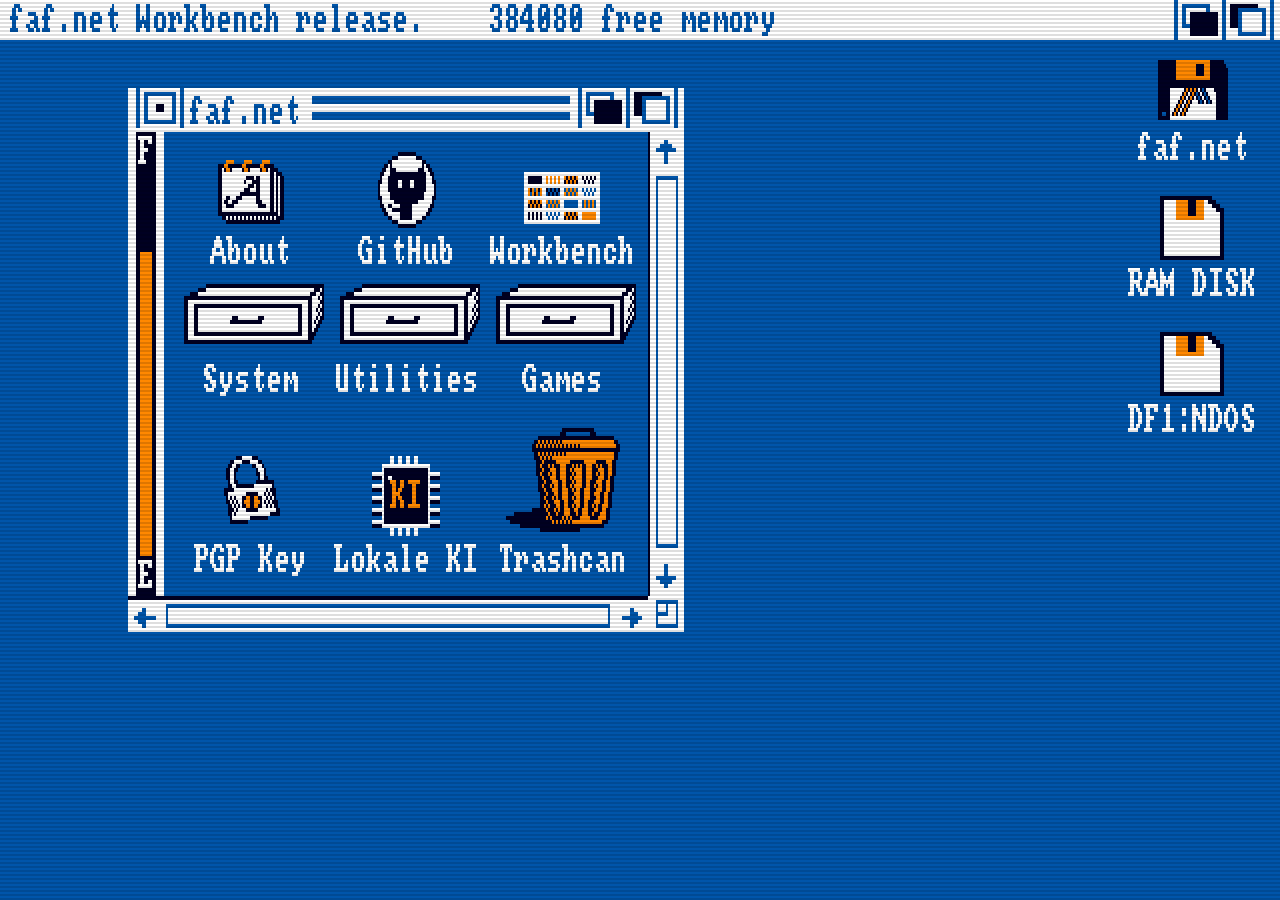
<file: index.html>
<!DOCTYPE html>
<html lang="en">
<head>
<meta charset="UTF-8">
<meta name="viewport" content="width=device-width, initial-scale=1.0, user-scalable=no">
<meta name="theme-color" content="#0055aa">
<title>faf.net — a private website on an Amiga Workbench</title>
<meta name="description" content="A private website dressed up as an Amiga Workbench 1.3 desktop: a field report on local AI on a NAS, open-source projects and a few old Amiga programs.">
<link rel="canonical" href="https://faf.net/">
<link rel="icon" href="/favicon.svg" type="image/svg+xml">
<link rel="alternate icon" href="/favicon.ico" sizes="48x48">
<meta property="og:title" content="faf.net — a private website on an Amiga Workbench">
<meta property="og:description" content="A private website dressed up as an Amiga Workbench 1.3 desktop: local AI on a NAS, open-source projects and a few old Amiga programs.">
<meta property="og:type" content="website">
<meta property="og:url" content="https://faf.net/">
<meta property="og:image" content="https://faf.net/og.png">
<meta property="og:site_name" content="faf.net">
<meta name="twitter:card" content="summary_large_image">
<script type="application/ld+json">{"@context":"https://schema.org","@type":"WebSite","name":"faf.net","url":"https://faf.net/","inLanguage":"en","description":"A private website dressed up as an Amiga Workbench 1.3 desktop: a field report on local AI on a NAS, open-source projects and a few old Amiga programs.","author":{"@type":"Person","name":"Frank","url":"https://faf.net/"},"hasPart":[{"@type":"TechArticle","name":"Local AI on a NAS: UGREEN iDX6011 Pro with RX 7900 XTX eGPU","url":"https://faf.net/local-ai/","inLanguage":"en"},{"@type":"TechArticle","name":"Lokale KI auf dem NAS: UGREEN iDX6011 Pro mit RX 7900 XTX","url":"https://faf.net/lokale-ki/","inLanguage":"de"}]}</script>
<!--
  faf.net — Workbench 1.3
  Font: Topaz a500 (Kickstart 1.x) bitmap © dMG/t!s^dS!, GPL-FE · Topaz © Amiga Inc.
  Everything else: hand-drawn, no external files.
-->
<style>
  html, body { margin:0; height:100%; background:#0055aa; overflow:hidden; }
  body { touch-action:none; -webkit-user-select:none; user-select:none; -webkit-tap-highlight-color:transparent; }
  #scr  { position:fixed; left:0; top:0; display:block; touch-action:none;
          image-rendering:crisp-edges; image-rendering:pixelated; }
  #scan { position:fixed; left:0; top:0; pointer-events:none;
          background-image:linear-gradient(to bottom, rgba(0,0,0,0) 50%, rgba(0,0,0,.13) 50%); }
  body.mouse #scr { cursor:none; }
  #kbd  { position:fixed; left:0; top:0; width:1px; height:1px; opacity:0; border:0; padding:0;
          resize:none; font-size:16px; }
  #xc   { position:fixed; display:none; pointer-events:none; }      /* X-Copy draws here at full resolution */
  #pic  { position:fixed; inset:0; display:none; z-index:6; background:rgba(13,12,11,.86); cursor:pointer;
          flex-direction:column; align-items:center; justify-content:center; gap:10px; }   /* pictures as text graphics, device pixels */
  #pic.on { display:flex; }
  #pic canvas { display:block; }
  #pic p { margin:0; color:#a49c90; font:12px/1.4 ui-monospace,Consolas,monospace; letter-spacing:.08em; text-align:center; padding:0 12px; }
  body.mouse.xcopy #scr { cursor:url("data:image/svg+xml,%3Csvg xmlns='http://www.w3.org/2000/svg' width='22' height='22'%3E%3Cpath d='M1 1 L1 17 L5 13 L8 20 L11 19 L8 12 L14 12 Z' fill='%232f6bff' stroke='%23001a66' stroke-width='1.5'/%3E%3C/svg%3E") 1 1, default; }
  .sr   { position:absolute; width:1px; height:1px; overflow:hidden; clip:rect(0 0 0 0); white-space:nowrap; }
</style>
</head>
<body>
<canvas id="scr" role="img" aria-label="faf.net — a private node on the net, dressed up as an Amiga Workbench 1.3 desktop."></canvas>
<div id="scan"></div>
<canvas id="xc" aria-hidden="true"></canvas>
<div id="pic" aria-hidden="true"><canvas id="picc"></canvas><p id="pict"></p></div>
<textarea id="kbd" autocapitalize="off" autocomplete="off" autocorrect="off" spellcheck="false" aria-label="Shell input"></textarea>
<div class="sr">
  <h1>faf.net</h1>
  <p>A private website. No company, no shop, nothing for sale. Here you find a report on running a local 125B language model on a NAS at home, open-source projects on GitHub and a few old Amiga programs.</p>
  <p>OpenPGP fingerprint: 1E27 72BA 59E0 791E 146C CB23 5F8D 266C 7127 8827</p>
  <p><a href="lokale-ki/">Lokale KI auf dem NAS</a> · <a href="local-ai/">Local AI on a NAS</a> · <a href="https://github.com/faf-net">GitHub: faf-net</a></p>
</div>
<noscript><p style="color:#fff;font:16px monospace;padding:2em">faf.net — a private node on the net. (This Workbench needs JavaScript.)</p></noscript>

<script>
/* Textgrafik: pictures as a grid of characters with a gap, few tones, ordered dither and glow */
/* textgrafik.js — Textgrafik im Stil von Third Bloc, ohne Abhängigkeiten (Browser, Leinwand 2D).
   Fünf Regeln, die das Aussehen tragen (Herleitung: SKILL.md):
     1. erst mit Licht malen, dann rastern — die Szene ist eine gewöhnliche Leinwand mit Verläufen und Schatten
     2. wenige Töne je Material, zwischen den zwei nächsten ein geordnetes 4×4-Bayer-Raster
     3. jeder Bildpunkt ein Zeichen mit Fuge, nicht nahtlos
     4. dunkle Töne als helle Punktkörnung, nicht als mattes Grau (nur auf dunklem Grund)
     5. was leuchtet, in eine eigene Lichtebene; weichgezeichnet und additiv darüber
   Schrift gehört scharf über das Ergebnis, nicht in die Szene.

   Gebrauch:
     const tg = Textgrafik.erzeuge({ spalten: 320, zeilen: 200, palette: Textgrafik.PALETTEN.workbench });
     // tg.szene / tg.licht: Leinwände in spalten×zeilen × tg.aufloesung — darauf malen
     tg.zeichne(zielLeinwand, s);   // s = Gerätepixel je Zeichen (ganzzahlig); Leinwand wird spalten*s × zeilen*s
   Für fertige Bilder (Logo, Foto): Textgrafik.ausBild(img, { spalten: 300 }) → { tg, zeichne(ziel, s, t) } */
(function (root) {
  'use strict';
  var BAYER = [0, 8, 2, 10, 12, 4, 14, 6, 3, 11, 1, 9, 15, 7, 13, 5];

  function hex(h) { h = h.replace('#', ''); return [parseInt(h.slice(0, 2), 16), parseInt(h.slice(2, 4), 16), parseInt(h.slice(4, 6), 16)]; }
  function leinwand(w, h) { var c = document.createElement('canvas'); c.width = w; c.height = h; return c; }
  function pack(r, g, b, a) { return ((a == null ? 255 : a) << 24) | (b << 16) | (g << 8) | r; }
  function hell(c) { return (c[0] * .3 + c[1] * .59 + c[2] * .11) / 255; }

  // Tonleitern. workbench: warmer Grund, ein lauter Akzent (Bernstein), übrige Töne gedämpft-erdig (Design System „Workbench“).
  var PALETTEN = {
    workbench: [
      '0d0c0b', '151413', '1a1918', '232120', '2b2827', '3a3634', '4f4a46', '6f6961', 'a49c90', 'e9e3d8', 'f5f1eb',   // Grund → Schrift
      '3e2a1c', '6b4a30', '9a6b45', 'cc9166', 'e3b48e', 'f3d6bb',                                                  // Bernstein
      '2a3020', '4a5638', '6e7d52', '93a373', 'bccaa0',                                                            // Salbei
      '1f2a33', '3a4c5a', '5a7385', '7d97ab', 'a9bfcf',                                                            // Stahl
      '3a3016', '6a5a26', '9a843c', 'c7a854', 'e4cd85',                                                            // Gold
      '3a1f1b', '6a3a33', '9a5b50', 'c07f73', 'deaca2'                                                             // Rosé
    ]
  };

  // Dieselben Tonleitern als Tokens im Design System (`textgrafik-<leiter>-<stufe>`, dunkel → hell). Steht auf der Seite
  // das tokens.css von Workbench, liest paletteAusCss() sie von dort; sonst null, dann gilt PALETTEN.workbench.
  var LEITERN = { grund: 11, bernstein: 6, salbei: 5, stahl: 5, gold: 5, rose: 5 };
  function paletteAusCss(el) {
    if (typeof getComputedStyle === 'undefined') return null;
    var cs = getComputedStyle(el || document.documentElement), p = [];
    for (var n in LEITERN) for (var i = 1; i <= LEITERN[n]; i++) {
      var v = cs.getPropertyValue('--textgrafik-' + n + '-' + i).trim();
      if (!/^#[0-9a-f]{6}$/i.test(v)) return null;
      p.push(v.slice(1).toLowerCase());
    }
    return p;
  }

  // k-Means über die deckenden Bildpunkte einer Leinwand (Verfahren für Logos): n Töne
  function paletteAusLeinwand(c, n) {
    var d = c.getContext('2d').getImageData(0, 0, c.width, c.height).data, px = [];
    for (var i = 0; i < d.length; i += 4) if (d[i + 3] > 200) px.push([d[i], d[i + 1], d[i + 2]]);
    if (!px.length) return ['000000'];
    px.sort(function (a, b) { return hell(a) - hell(b); });                  // Startwerte über die Helligkeit verteilt
    var z = [];
    for (var k = 0; k < n; k++) z.push(px[Math.floor((k + .5) * px.length / n)].slice());
    for (var it = 0; it < 15; it++) {
      var sum = z.map(function () { return [0, 0, 0, 0]; });
      for (var j = 0; j < px.length; j += 2) {
        var q = px[j], bi = 0, bd = Infinity;
        for (var m = 0; m < z.length; m++) { var dd = (q[0] - z[m][0]) * (q[0] - z[m][0]) + (q[1] - z[m][1]) * (q[1] - z[m][1]) + (q[2] - z[m][2]) * (q[2] - z[m][2]); if (dd < bd) { bd = dd; bi = m; } }
        sum[bi][0] += q[0]; sum[bi][1] += q[1]; sum[bi][2] += q[2]; sum[bi][3]++;
      }
      z = z.map(function (zz, m) { return sum[m][3] ? [sum[m][0] / sum[m][3], sum[m][1] / sum[m][3], sum[m][2] / sum[m][3]] : zz; });
    }
    return z.map(function (c) { return c.map(function (v) { return ('0' + Math.round(v).toString(16)).slice(-2); }).join(''); });
  }

  /* o: spalten, zeilen, palette (Hex-Liste), grund ('0d0c0b' oder null = durchsichtig), aufloesung (Szene je Zeichen, 2),
        fuge (Anteil der Zeichenfarbe in der Fuge, .35), fugeArt ('grund': Fuge zum Grund hin gemischt — auf dunklem Grund;
        'dunkel': Fuge eine Stufe dunkler als das Zeichen — auf hellem oder durchsichtigem Grund; Vorgabe nach Grund),
        koernung (true auf dunklem Grund),
        dunkel (Helligkeit 0…255, unter der ein Ton Körnung wird, 80), licht ({ stark: .55, weit: .45 } oder false),
        lichtAuto (Schwelle 0…1: helle Bildpunkte leuchten von selbst, z. B. .85; Vorgabe aus) */
  function erzeuge(o) {
    var CW = o.spalten, CH = o.zeilen, A = o.aufloesung || 2;
    var grund = o.grund === undefined ? '0d0c0b' : o.grund, G = grund ? hex(grund) : null;
    var koernung = o.koernung != null ? o.koernung : (G ? hell(G) < .3 : false);
    var dunkel = o.dunkel || 80, fugeAnteil = o.fuge != null ? o.fuge : .35;
    var fugeArt = o.fugeArt || (G && hell(G) < .5 ? 'grund' : 'dunkel');   // helle Fugen auf hellem Grund machen alles blass
    var licht = o.licht === false ? null : (o.licht || { stark: .55, weit: .45 });
    var PAL, TON, QC = new Map();
    function setzePalette(p) {                                            // der Grund gehört immer dazu, sonst fällt er auf den nächsten Bildton
      PAL = p.map(hex);
      if (G && !PAL.some(function (c) { return Math.abs(c[0] - G[0]) + Math.abs(c[1] - G[1]) + Math.abs(c[2] - G[2]) < 12; })) PAL.push(G.slice());
    }
    setzePalette(o.palette);
    var GP = G ? pack(G[0], G[1], G[2]) : 0;
    function toene() {
      TON = PAL.map(function (c) {
        var v = Math.max(c[0], c[1], c[2]), k = v ? Math.min(2.2, 200 / v) : 1;
        var fuge = fugeArt === 'grund' ? c.map(function (x, i) { return Math.round(x * fugeAnteil + G[i] * (1 - fugeAnteil)); })
                                       : c.map(function (x) { return Math.round(x * (1 - fugeAnteil * (1 - hell(c) * .7))); });   // helle Töne: schwache Fuge, sonst wird Creme grau
        return {
          v: v, voll: pack(c[0], c[1], c[2]), fuge: pack(fuge[0], fuge[1], fuge[2]),
          punkt: pack.apply(null, c.map(function (x) { return Math.min(255, Math.round(x * k)); })),
          grund: G && Math.abs(c[0] - G[0]) + Math.abs(c[1] - G[1]) + Math.abs(c[2] - G[2]) < 12
        };
      });
    }
    toene();
    function quant(r, g, b) {                                             // → [Ton a, Ton b, Anteil b × 16]
      var key = (r >> 2 << 12) | (g >> 2 << 6) | (b >> 2), q = QC.get(key);
      if (q) return q;
      var a = 0, bb = 0, da = Infinity, db = Infinity;
      for (var i = 0; i < PAL.length; i++) {
        var p = PAL[i], d = (p[0] - r) * (p[0] - r) * .3 + (p[1] - g) * (p[1] - g) * .59 + (p[2] - b) * (p[2] - b) * .11;
        if (d < da) { db = da; bb = a; da = d; a = i; } else if (d < db) { db = d; bb = i; }
      }
      var X = PAL[a], Y = PAL[bb], l2 = (Y[0] - X[0]) * (Y[0] - X[0]) + (Y[1] - X[1]) * (Y[1] - X[1]) + (Y[2] - X[2]) * (Y[2] - X[2]) || 1;
      var t = ((r - X[0]) * (Y[0] - X[0]) + (g - X[1]) * (Y[1] - X[1]) + (b - X[2]) * (Y[2] - X[2])) / l2;
      q = [a, bb, Math.max(0, Math.min(1, t)) * 16];
      QC.set(key, q);
      return q;
    }

    var szene = leinwand(CW * A, CH * A), lichtE = leinwand(CW * A, CH * A), klein = leinwand(CW, CH);
    var B1 = leinwand(Math.ceil(CW / 2), Math.ceil(CH / 2)), B2 = leinwand(Math.ceil(CW / 4), Math.ceil(CH / 4)), B0 = leinwand(CW, CH);
    var aus = null, aus32 = null, ausS = 0;

    function zeichne(ziel, s) {
      s = Math.max(2, s | 0);
      if (ziel.width !== CW * s || ziel.height !== CH * s) { ziel.width = CW * s; ziel.height = CH * s; }
      var zc = ziel.getContext('2d');
      if (ausS !== s) { aus = zc.createImageData(CW * s, CH * s); aus32 = new Uint32Array(aus.data.buffer); ausS = s; }
      var kc = klein.getContext('2d');
      kc.clearRect(0, 0, CW, CH); kc.imageSmoothingEnabled = true; kc.imageSmoothingQuality = 'high';
      kc.drawImage(szene, 0, 0, CW, CH);
      var src = kc.getImageData(0, 0, CW, CH).data, W = CW * s, h1 = Math.ceil((s - 1) / 2), h2 = s - 1 - h1;
      aus32.fill(GP);
      for (var cy = 0; cy < CH; cy++) for (var cx = 0; cx < CW; cx++) {
        var p = (cy * CW + cx) * 4;
        if (src[p + 3] < 110) continue;                                   // durchsichtig bleibt durchsichtig
        var q = quant(src[p], src[p + 1], src[p + 2]);
        var T = TON[q[2] > BAYER[(cy & 3) * 4 + (cx & 3)] + .5 ? q[1] : q[0]];
        if (T.grund) continue;
        var x0 = cx * s, y0 = cy * s, xx, yy, row;
        if (koernung && T.v < dunkel) {                                    // dunkel: zwei Punkte auf der Diagonalen, wechselnd
          var flip = (cx + cy) & 1;
          for (yy = 0; yy < h1; yy++) {
            var r1 = (y0 + yy) * W + x0 + (flip ? h1 : 0), r2 = (y0 + h1 + yy) * W + x0 + (flip ? 0 : h1);
            for (xx = 0; xx < h2; xx++) { aus32[r1 + xx] = T.punkt; aus32[r2 + xx] = T.punkt; }
          }
          continue;
        }
        for (yy = 0; yy < s - 1; yy++) { row = (y0 + yy) * W + x0; for (xx = 0; xx < s - 1; xx++) aus32[row + xx] = T.voll; aus32[row + s - 1] = T.fuge; }
        row = (y0 + s - 1) * W + x0; for (xx = 0; xx < s; xx++) aus32[row + xx] = T.fuge;
      }
      zc.putImageData(aus, 0, 0);
      if (o.lichtAuto) {                                                  // nur Bildpunkte über der Schwelle leuchten von selbst
        var b0 = B0.getContext('2d'), li = b0.createImageData(CW, CH), ld = li.data, thr = o.lichtAuto;
        for (var i = 0; i < src.length; i += 4) {
          var l = hell([src[i], src[i + 1], src[i + 2]]), k = src[i + 3] > 110 && l > thr ? (l - thr) / (1 - thr) : 0;
          ld[i] = src[i] * k; ld[i + 1] = src[i + 1] * k; ld[i + 2] = src[i + 2] * k; ld[i + 3] = 255;
        }
        b0.putImageData(li, 0, 0);
        var lc = lichtE.getContext('2d');
        lc.save(); lc.globalCompositeOperation = 'lighter'; lc.imageSmoothingEnabled = true; lc.drawImage(B0, 0, 0, lichtE.width, lichtE.height); lc.restore();
      }
      if (licht) {
        [[B1, 2, licht.stark], [B2, 3, licht.weit]].forEach(function (e) {
          var b = e[0].getContext('2d');
          b.clearRect(0, 0, e[0].width, e[0].height); b.filter = 'blur(' + e[1] + 'px)';
          b.drawImage(lichtE, 0, 0, e[0].width, e[0].height); b.filter = 'none';
          zc.save(); zc.globalCompositeOperation = 'lighter'; zc.imageSmoothingEnabled = true; zc.globalAlpha = e[2];
          zc.drawImage(e[0], 0, 0, ziel.width, ziel.height); zc.restore();
        });
      }
    }
    // Leert Szene und Lichtebene für das nächste Bild; Szene in Grundfarbe, wenn es eine gibt
    function neu() {
      var sc = szene.getContext('2d'), lc = lichtE.getContext('2d');
      sc.setTransform(1, 0, 0, 1, 0, 0); lc.setTransform(1, 0, 0, 1, 0, 0);
      sc.clearRect(0, 0, szene.width, szene.height); lc.clearRect(0, 0, lichtE.width, lichtE.height);
      if (grund) { sc.fillStyle = '#' + grund; sc.fillRect(0, 0, szene.width, szene.height); }
    }
    return {
      spalten: CW, zeilen: CH, aufloesung: A, szene: szene, licht: lichtE, zeichne: zeichne, neu: neu,
      palette: function (p) { setzePalette(p); QC = new Map(); toene(); }
    };
  }

  // Ein schräges Glanzband über alles Deckende einer Leinwand, alle `periode` Sekunden
  function glanz(ziel, t, periode, staerke) {
    periode = periode || 8; staerke = staerke == null ? .45 : staerke;
    var p = (t % periode) / periode * 1.6 - .3, w = ziel.width, h = ziel.height;
    if (p < -.1 || p > 1.1) return;
    var m = leinwand(w, h), g = m.getContext('2d'), x = p * (w + h * .6) - h * .6;
    g.drawImage(ziel, 0, 0); g.globalCompositeOperation = 'source-in';
    var gr = g.createLinearGradient(x, h, x + h * .6, 0), b = .035 * (w + h * .6) / (w || 1);
    gr.addColorStop(0, 'rgba(255,255,255,0)'); gr.addColorStop(.5, 'rgba(255,255,255,' + staerke + ')'); gr.addColorStop(1, 'rgba(255,255,255,0)');
    g.setTransform(1, 0, -.6, 1, 0, 0); g.fillStyle = gr; g.fillRect(x - b * w, 0, b * w * 2 + h * .6, h);
    ziel.getContext('2d').drawImage(m, 0, 0);
  }

  // Bild → Textgrafik: durchsichtigen Rand abschneiden, Palette aus dem Bild (oder vorgegeben), optional Glanz
  function ausBild(img, o) {
    o = o || {};
    var vw = Math.min(1200, img.naturalWidth || img.width), vh = Math.round((img.naturalHeight || img.height) * vw / (img.naturalWidth || img.width));
    var v = leinwand(vw, vh), vx = v.getContext('2d');
    vx.drawImage(img, 0, 0, vw, vh);
    var vd = vx.getImageData(0, 0, vw, vh).data, x0 = vw, y0 = vh, x1 = -1, y1 = -1;
    for (var yy = 0; yy < vh; yy++) for (var xs = 0; xs < vw; xs++) if (vd[(yy * vw + xs) * 4 + 3] > 110) {
      if (xs < x0) x0 = xs; if (xs > x1) x1 = xs; if (yy < y0) y0 = yy; if (yy > y1) y1 = yy;
    }
    if (x1 < 0) return null;
    var bw = x1 - x0 + 1, bh = y1 - y0 + 1, CW = Math.min(o.spalten || 300, bw), CH = Math.round(bh * CW / bw);
    var pal = o.palette;
    if (!pal || pal === 'auto') { var k = leinwand(CW * 2, CH * 2); k.getContext('2d').drawImage(v, x0, y0, bw, bh, 0, 0, CW * 2, CH * 2); pal = paletteAusLeinwand(k, o.toene || 12); }
    var tg = erzeuge({ spalten: CW, zeilen: CH, palette: pal, grund: o.grund === undefined ? null : o.grund,
                       fuge: o.fuge, fugeArt: o.fugeArt, koernung: o.koernung, licht: o.licht === undefined ? false : o.licht, lichtAuto: o.lichtAuto });
    return {
      tg: tg,
      zeichne: function (ziel, s, t) {
        tg.neu();
        var sc = tg.szene.getContext('2d');
        sc.imageSmoothingEnabled = true; sc.imageSmoothingQuality = 'high';
        sc.drawImage(v, x0, y0, bw, bh, 0, 0, tg.szene.width, tg.szene.height);
        if (o.glanz !== false && t != null) glanz(tg.szene, t, o.glanz || 8);
        tg.zeichne(ziel, s);
      }
    };
  }

  // Ganzzahlige Zeichengröße für eine verfügbare Fläche in CSS-Pixeln; nie hochskalieren (macht weich)
  function groesse(tg, breiteCss, hoeheCss, min, max) {
    var dpr = (typeof window !== 'undefined' && window.devicePixelRatio) || 1;
    var s = Math.floor(Math.min(breiteCss * dpr / tg.spalten, (hoeheCss || Infinity) * dpr / tg.zeilen));
    return Math.max(min || 2, Math.min(max || 12, s));
  }

  root.Textgrafik = { erzeuge: erzeuge, ausBild: ausBild, glanz: glanz, groesse: groesse,
                      paletteAusLeinwand: paletteAusLeinwand, paletteAusCss: paletteAusCss, PALETTEN: PALETTEN, LEITERN: LEITERN, BAYER: BAYER };
})(typeof window !== 'undefined' ? window : globalThis);
</script>
<script>
(() => {
"use strict";

/* ====================================================================== */
/*  Topaz 8 — 224 glyphs (0x20–0xFF), 8 bytes each                        */
const FONT = "AAAAAAAAAAAYPDwYGAAYAGxsAAAAAAAAbGz+bP5sbAAYPmA8BnwYAADGzBgwZsYAOGxodtzMdgAYGDAAAAAAAAwYMDAwGAwAMBgMDAwYMAAAZjz/[base64]/tbGxgDG5vbezsbGADhsxsbGbDgA/GZmfGBg8AA4bMbGxmw8BvxmZnxsZuMAPGZwOA5mPAB+WhgYGBg8AGZmZmZmZj4Aw8NmZjw8GADGxsbW/[base64]/gAYIP5geGD+ADBI/mB4YP4AZgD+YHhg/gAwCH4YGBh+AAwQfhgYGH4AGCR+GBgYfgBmAH4YGBh+APhsZvZmbPgAcY7G5tbOxgAwCDxmw2Y8AAwQPGbDZjwAGCQ8ZsNmPABxjjxmw2Y8AMM8ZsPDZjwAAGM2HDZjAAA9Zs/b82a8ADAIZmZmZj4ADBBmZmZmPgAYJGZmZmY+AGYAZmZmZj4ABgjDZjwYPADwYH5jY35g8HxmZmxmZmxgMAg8Bh5mOwAMEDwGHmY7ABgkPAYeZjsAcY48Bh5mOwAzADwGHmY7ADxmPAYeZjsAAAB+G3/YdwAAADxmYGY8EDAIPGZ+YDwADBA8Zn5gPAAYJDxmfmA8AGYAPGZ+YDwAMAg4GBgYPAAMEDgYGBg8ABgkOBgYGDwAZgA4GBgYPABg/Bh8xsZ8AHGOfGZmZmYAMAg8ZmZmPAAMEDxmZmY8ABgkPGZmZjwAcY48ZmZmPABmADxmZmY8AAAYAH4AGAAAAAE+Z2tzPkAwCGZmZmY7AAwQZmZmZjsAGCRmZmZmOwBmAGZmZmY7AAwQZmZmPBhw8GB8ZmZ8YPBmAGZmZjwYcA==";
/* ====================================================================== */

const FB = Uint8Array.from(atob(FONT), c => c.charCodeAt(0));

// Workbench 1.3 palette: 0 blue, 1 white, 2 black, 3 orange
// Two sets for the same four colour registers, switched by the "Workbench" icon:
// the original 1.3 palette, and the Workbench design system (github.com/faf-net/workbench,
// dark theme): grund · schrift · linie · bernstein. (rille #151413 would vanish on grund.)
const THEMES = {
  amiga:     { name:"Workbench 1.3", pal:["#0055aa", "#ffffff", "#000022", "#ff8800"],
               spr:{ r:"#ee4444", k:"#000000", w:"#eeeecc" }, guru:"#ff1100" },
  workbench: { name:"Workbench 1.0", pal:["#1a1918", "#e9e3d8", "#3a3634", "#cc9166"],
               spr:{ r:"#cc9166", k:"#151413", w:"#f5f1eb" }, guru:"#c07f73" }
};
let theme = "amiga";
try { if (localStorage.getItem("faf-wb-theme") === "workbench") theme = "workbench"; } catch (_) {}
let PAL = THEMES[theme].pal;
let [BL, WH, BK, OR] = PAL;
const _cc = document.createElement("canvas").getContext("2d");
const hexRGB = h => {
  if (h[0] !== "#") { _cc.fillStyle = "#000"; _cc.fillStyle = h; h = _cc.fillStyle; }   // any CSS colour → #rrggbb
  return [parseInt(h.slice(1,3),16), parseInt(h.slice(3,5),16), parseInt(h.slice(5,7),16)];
};
let RGB = PAL.map(hexRGB);
let SPR = THEMES[theme].spr;                 // pointer sprite colours
let GURU = THEMES[theme].guru;

const GENESIS = Date.UTC(2001, 3, 1);    // first light of faf.net
const FREE0 = 402512;                    // A500 with 512K chip RAM, Workbench loaded, nothing open
const reduce = matchMedia("(prefers-reduced-motion: reduce)").matches;

const cv = document.getElementById("scr");
const scan = document.getElementById("scan");
const kbd = document.getElementById("kbd");
const lo = document.createElement("canvas");             // the logical screen, LW x LH: one line = two device rows
let ctx = lo.getContext("2d", { alpha:false, willReadFrequently:true });   // swapped while a screen is drawn off-canvas
const out = cv.getContext("2d", { alpha:false });          // what you see: twice the lines, so interlace screens fit

let LW = 640, LH = 256;                  // logical screen: hires pixels × lines

/* ---------- low-level drawing ---------------------------------------- */
function fill(x, y, w, h, c) { ctx.fillStyle = c; ctx.fillRect(x, y, w, h); }
function frame(x, y, w, h, c) {
  fill(x, y, w, 1, c); fill(x, y + h - 1, w, 1, c);
  fill(x, y, 1, h, c); fill(x + w - 1, y, 1, h, c);
}
function line(x0, y0, x1, y1, c, t = 1) {
  x0 = Math.round(x0); y0 = Math.round(y0); x1 = Math.round(x1); y1 = Math.round(y1);
  const dx = Math.abs(x1 - x0), dy = -Math.abs(y1 - y0), sx = x0 < x1 ? 1 : -1, sy = y0 < y1 ? 1 : -1;
  let e = dx + dy;
  ctx.fillStyle = c;
  for (;;) {
    ctx.fillRect(x0, y0, t, 1);
    if (x0 === x1 && y0 === y1) break;
    const e2 = 2 * e;
    if (e2 >= dy) { e += dy; x0 += sx; }
    if (e2 <= dx) { e += dx; y0 += sy; }
  }
}
function ellipse(cx, cy, rx, ry, c) {
  for (let y = -ry; y <= ry; y++) {
    const hw = Math.round(rx * Math.sqrt(Math.max(0, 1 - (y * y) / (ry * ry))));
    fill(cx - hw, cy + y, hw * 2 + 1, 1, c);
  }
}

// complement mode, like Intuition: blue<->orange, white<->black
const CMAP = new Map();
const buildCMAP = () => { CMAP.clear(); RGB.forEach((c, i) => CMAP.set((c[0] << 16) | (c[1] << 8) | c[2], RGB[i ^ 3])); };
buildCMAP();
function comp(x, y, w, h) {
  const x0 = Math.max(0, x | 0), y0 = Math.max(0, y | 0);
  const x1 = Math.min(LW, (x + w) | 0), y1 = Math.min(LH, (y + h) | 0);
  if (x1 <= x0 || y1 <= y0) return;
  const id = ctx.getImageData(x0, y0, x1 - x0, y1 - y0), d = id.data;
  for (let i = 0; i < d.length; i += 4) {
    const m = CMAP.get((d[i] << 16) | (d[i + 1] << 8) | d[i + 2]);
    if (m) { d[i] = m[0]; d[i + 1] = m[1]; d[i + 2] = m[2]; }
  }
  ctx.putImageData(id, x0, y0);
}
function compFrame(x, y, w, h) {
  comp(x, y, w, 1); comp(x, y + h - 1, w, 1);
  comp(x, y + 1, 1, h - 2); comp(x + w - 1, y + 1, 1, h - 2);
}

/* ---------- Topaz text ------------------------------------------------ */
const gi = ch => { let c = ch.charCodeAt(0); if (c === 160) c = 32; return (c >= 32 && c <= 255) ? c - 32 : 31; };
const atlases = {};
function atlas(col) {
  if (atlases[col]) return atlases[col];
  const c = document.createElement("canvas"); c.width = 224 * 8; c.height = 8;
  const x = c.getContext("2d"), id = x.createImageData(c.width, 8), [r, g, b] = hexRGB(col);
  for (let i = 0; i < 224; i++) for (let row = 0; row < 8; row++) {
    const bits = FB[i * 8 + row];
    for (let bit = 0; bit < 8; bit++) if (bits & (128 >> bit)) {
      const p = (row * c.width + i * 8 + bit) * 4;
      id.data[p] = r; id.data[p + 1] = g; id.data[p + 2] = b; id.data[p + 3] = 255;
    }
  }
  x.putImageData(id, 0, 0);
  return (atlases[col] = c);
}
function text(s, x, y, col, bg) {
  s = String(s);
  if (bg) fill(x, y, s.length * 8, 8, bg);
  const a = atlas(col);
  for (let i = 0; i < s.length; i++) ctx.drawImage(a, gi(s[i]) * 8, 0, 8, 8, x + i * 8, y, 8, 8);
}

/* ---------- icons: drawn into 4-colour index buffers ------------------ */
function makeIcon(w, h, fn, alt) {
  let d = new Uint8Array(w * h);
  const g = {
    px(x, y, c) { x |= 0; y |= 0; if (x >= 0 && y >= 0 && x < w && y < h) d[y * w + x] = c; },
    rect(x, y, ww, hh, c) { for (let j = y; j < y + hh; j++) for (let i = x; i < x + ww; i++) g.px(i, j, c); },
    frame(x, y, ww, hh, c) { g.rect(x, y, ww, 1, c); g.rect(x, y + hh - 1, ww, 1, c); g.rect(x, y, 1, hh, c); g.rect(x + ww - 1, y, 1, hh, c); },
    line(x0, y0, x1, y1, c) {
      const dx = Math.abs(x1 - x0), dy = -Math.abs(y1 - y0), sx = x0 < x1 ? 1 : -1, sy = y0 < y1 ? 1 : -1;
      let e = dx + dy;
      for (;;) { g.px(x0, y0, c); if (x0 === x1 && y0 === y1) break; const e2 = 2 * e; if (e2 >= dy) { e += dy; x0 += sx; } if (e2 <= dx) { e += dx; y0 += sy; } }
    },
    poly(p, f, o) {
      let mn = 1e9, mx = -1e9;
      p.forEach(q => { mn = Math.min(mn, q[1]); mx = Math.max(mx, q[1]); });
      for (let y = mn; y <= mx; y++) {
        const xs = [];
        for (let i = 0; i < p.length; i++) {
          const a = p[i], b = p[(i + 1) % p.length];
          if ((a[1] <= y && b[1] > y) || (b[1] <= y && a[1] > y)) xs.push(a[0] + (y - a[1]) * (b[0] - a[0]) / (b[1] - a[1]));
        }
        xs.sort((a, b) => a - b);
        for (let k = 0; k + 1 < xs.length; k += 2) for (let x = Math.round(xs[k]); x <= Math.round(xs[k + 1]); x++) g.px(x, y, f);
      }
      if (o != null) for (let i = 0; i < p.length; i++) { const a = p[i], b = p[(i + 1) % p.length]; g.line(a[0], a[1], b[0], b[1], o); }
    },
    ell(cx, cy, rx, ry, f, o) {
      for (let y = -ry; y <= ry; y++) { const hw = Math.round(rx * Math.sqrt(1 - (y * y) / (ry * ry))); g.rect(cx - hw, cy + y, hw * 2 + 1, 1, f); }
      if (o != null) for (let a = 0; a < 360; a += 2) { const r = a * Math.PI / 180; g.px(Math.round(cx + rx * Math.cos(r)), Math.round(cy + ry * Math.sin(r)), o); }
    },
    bits(rows) { rows.forEach((r, y) => { for (let x = 0; x < w; x++) { const ch = r[x]; g.px(x, y, ch && ch !== " " ? +ch : 4); } }); },   // "0123", space = transparent
    txt(s, x, y, c) {
      for (let i = 0; i < s.length; i++) { const o = gi(s[i]) * 8; for (let r = 0; r < 8; r++) { const bits = FB[o + r]; for (let b = 0; b < 8; b++) if (bits & (128 >> b)) g.px(x + i * 8 + b, y + r, c); } }
    }
  };
  fn(g);
  const dn = d; let ds = null;
  if (alt) { d = ds = new Uint8Array(w * h); alt(g); }   // alternate image instead of complement
  const mk = (src, xor) => {
    const c = document.createElement("canvas"); c.width = w; c.height = h;
    const x = c.getContext("2d"), id = x.createImageData(w, h);
    for (let i = 0; i < w * h; i++) { if (src[i] === 4) continue; const col = RGB[src[i] ^ xor]; id.data.set([col[0], col[1], col[2], 255], i * 4); }   // 4 = transparent
    x.putImageData(id, 0, 0);
    return c;
  };
  const ic = { w, h };
  ic.paint = () => { ic.n = mk(dn, 0); ic.s = ds ? mk(ds, 0) : mk(dn, 3); };   // n = normal, s = selected (complemented)
  ic.paint();
  return ic;
}

const ICON = {
  disk: makeIcon(32, 16, g => g.bits([
      "22222222222222222222222222",
      "2211111133333322223333112222",
      "221111113333332222333311112222",
      "22111111333333222233331111112222",
      "22111111333333222233331111111122",
      "22111111333333333333331111111122",
      "22111111111111111111111111111122",
      "22111111111111111111111111111122",
      "22111111111111111111111111111122",
      "22111111111111111111111111111122",
      "22111111111111111111111111111122",
      "22111111111111111111111111111122",
      "22111111111111111111111111111122",
      "22111111111111111111111111111122",
      "22111111111111111111111111111122",
      "22222222222222222222222222222222" ])),   // WB 1.3 disk, pixel for pixel (via TAWS, 17.10.2026)
  sysdisk: makeIcon(35, 16, g => g.bits([
      "222222222333333333333333332222222",
      "2222222223333333333222233322222222",
      "22222222233333333332222333222222222",
      "22222222233333333332222333222222222",
      "22222222233333333333333333222222222",
      "22222222222222222222222222222222222",
      "22222222222222222222222222222222222",
      "22222211111112323232120211112222222",
      "22222211111123212320212021111222222",
      "22222211111232123212021202111222222",
      "22222211112321232111202120211222222",
      "22222211123212321111111111111222222",
      "22222211232123211111111111111222222",
      "22002212321232111111111111111222222",
      "22222211111111111111111111111222222",
      "" ])),   // Disk.info, original from the Workbench1.3 disk
  drawer: makeIcon(74, 18, g => g.bits([
      "               22222222222222222222222222222222222222222222222222222222222",
      "           222211111111111111111111111111111111111111111111111111111122212",
      "       2222111111111111111111111111111111111111111111111111111111112221122",
      "    2222222222222222222222222222222222222222222222222222222222222222111212",
      "    2211111111111111111111111111111111111111111111111111111111111122111122",
      "    2211122222222222222222222222222222222222222222222222222222211122111212",
      "    2211122111111111111111111111111111111111111111111111111112211122112122",
      "    2211122111111111111111111111111111111111111111111111111112211122111212",
      "    2211122111111111111111112221111111111222111111111111111112211122112122",
      "    221112211111111111111112222222222222222111111111111111111221112212122",
      "    22111221111111111111111111111111111111111111111111111111122111221122",
      "    2211122111111111111111111111111111111111111111111111111112211122122",
      "    221112222222222222222222222222222222222222222222222222222221112222",
      "    22111111111111111111111111111111111111111111111111111111111111222",
      "    2222222222222222222222222222222222222222222222222222222222222222",
      "",
      "",
      "" ]),
    g => g.bits([
      "               22222222222222222222222222222222222222222222222222222222222",
      "           222211111111111111111111111111111111111111111111111111111122212",
      "       2222111111111111111111111111111111111111111111111111111111112221122",
      "    2222222222222222222222222222222222222222222222222222222222222222111212",
      "    2211111111111111111111111111111111111111111111111111111111111122111122",
      "    2211122222222222222222222222222222222222222222222222222222211122111212",
      "    2212220022020202020202020202020202020202020202020202020222211122112122",
      "   22220202022002020202020202020202020202020202020202020202212211122111212",
      " 2222222222222222222222222222222222222222222222222222222222112211122112122",
      " 221111111111111111111111111111111111111111111111111111112211221112212122",
      " 22111111111111111111111111111111111111111111111111111111221122111221122",
      " 2211111111111111111111111111111111111111111111111111111122112211122122",
      " 221111111111111111111222111111111122211111111111111111112211221112222",
      " 22111111111111111111222222222222222211111111111111111111221221111222",
      " 2211111111111111111111111111111111111111111111111111111122222222222",
      " 22111111111111111111111111111111111111111111111111111111222",
      " 2222222222222222222222222222222222222222222222222222222222",
      "" ])),   // System.info, original from the Workbench1.3 disk; pulled out when selected
  trash: makeIcon(59, 31, g => g.bits([
      "",
      "",
      "",
      "",
      "                             2222222222222222",
      "                            222000000000000222",
      "                 22222222222222222222222222222222222222",
      "               223232323232323333333333333333333333333322",
      "              22323232323232323232323233333333333333333322",
      "              22222222222222222222222222222222222222222222",
      "               223232323232323233333333333333333333333322",
      "               222323232333333333333333333333333333333322",
      "                2223222222333333322222223333332222233322",
      "                2232223232223332223232322333223232223322",
      "                2223222333223332232333322333222333223322",
      "                2232223233223332223233322333223233223322",
      "                 22322233322333223233332233322233322322",
      "                 22232223332233222323332233222333223322",
      "                 22322232332233223233332233223233223322",
      "                 22232223332233322323322333222333223322",
      "                  222322233223332223332233322333223322",
      "                  223222323223332232332233322233223322",
      "                  222322233322332223332233222333223322",
      "                  223232223322332232332233223232233322",
      "              222222232223232233322332233322233223322",
      "     222222222222222223222322233322232233322322233322",
      " 2222222222222222222232322222323232222333332222333322",
      "   2222222222222222222223232323232333333333333333222",
      "        222222222222222222222222222222222222222222",
      "                  22222222222222222222",
      "" ]),
    g => g.bits([
      "                           222222222222222222",
      "                    22222223333333333333333332222222",
      "               222223333333322222222222222222333333322222",
      "              22333322222222323232333332323232222223333322",
      "             2233222232323232323333232333323232323222223322",
      "              22322332323232323232333332323232323233322322",
      "               222222333333323232323232323232333333222222",
      "                   2222222223333333333333333322222222",
      "                           2222222222222222222",
      "               222222222222222222222222222222222222222222",
      "               223232323232323233333333333333333333333322",
      "               222323232333333333333333333333333333333322",
      "                2223222222333333322222223333332222233322",
      "                2232223232223332223232322333223232223322",
      "                2223222333223332232333322333222333223322",
      "                2232223233223332223233322333223233223322",
      "                 22322233322333223233332233322233322322",
      "                 22232223332233222323332233222333223322",
      "                 22322232332233223233332233223233223322",
      "                 22232223332233322323322333222333223322",
      "                  222322233223332223332233322333223322",
      "                  223222323223332232332233322233223322",
      "                  222322233322332223332233222333223322",
      "                  223232223322332232332233223232233322",
      "              222222232223232233322332233322233223322",
      "     222222222222222223222322233322232233322322233322",
      " 2222222222222222222232322222323232222333332222333322",
      "   2222222222222222222223232323232333333333333333222",
      "        222222222222222222222222222222222222222222",
      "                  22222222222222222222",
      "" ])),   // Trashcan.info, original from the Workbench1.3 disk; lid up when selected
  doc: makeIcon(33, 17, g => g.bits([
      "    3333     3333     3333",
      "2223322222223322222223322222",
      "221233211111233211111233212222",
      "22111111111111111111111111221222",
      "221111111111112222122111112212122",
      "221111111111121112222111112212122",
      "221111111111111222122111112212122",
      "221111111111122211122111112212122",
      "221111111112222222222111112212122",
      "221122111222111111122111112212122",
      "221221122211111111122211112212122",
      "221122221111111111112222112212122",
      "221111111111111111111111112212122",
      "222222222222222222222222222222122",
      "  2212121212121212121212121212222",
      "    222222222222222222222222222",
      "" ])),   // Utilities/Notepad.info, original from the Workbench1.3 disk
  clock: makeIcon(43, 20, g => g.bits([
      "               2222222222222",
      "          22222211112221111222222",
      "       22221111111111111111111112222",
      "     222112221111111111111133122211222",
      "   2221111111111111111111133111111111222",
      "  221111111111112221111113311111111111122",
      " 22122211111111112221111331111111111222122",
      " 22111111111111111222113311111111111111122",
      "2211111111111111111221331111111111111111122",
      "2222211111111111111122311111111111111122222",
      "2211111111111111112221111111111111111111122",
      " 22111111111111122211111111111111111111122",
      " 22122211111112221111111111111111111222122",
      "  221111111122211111111111111111111111122",
      "   2221111111111111111111111111111111222",
      "     222112221111111111111111122211222",
      "       22221111111111111111111112222",
      "          22222211112221111222222",
      "               2222222222222",
      "" ])),   // Utilities/Clock.info, original from the Workbench1.3 disk
  github: makeIcon(30, 20, g => {          // octocat silhouette on a white disc
    g.ell(15, 10, 14, 9, 1, 2);
    g.poly([[7,4],[10,6],[20,6],[23,4],[24,8],[23,12],[7,12],[6,8]], 2, 2);
    g.rect(9, 12, 12, 2, 2); g.rect(12, 14, 6, 4, 2);
    g.line(6, 14, 9, 15, 2); g.line(9, 15, 12, 15, 2);
    g.rect(11, 8, 2, 2, 1); g.rect(17, 8, 2, 2, 1);
  }),
  shell: makeIcon(53, 18, g => g.bits([
      "22222222222222222222222222222222222222222222222222222",
      "21111111111111111111111111111111111110111110111110122",
      "21000000000000000000000000000000000000111110111110122",
      "21111111111111111111111111111111111110111110111110122",
      "21000000000000000000000000000000000000000000000000122",
      "21000000000000000000000000000000000000000000000000122",
      "21000011000011000000000000000000000000000000000000122",
      "21000111000001100000000000000000000000000000000000122",
      "21000011000000110000000000000000000000000000000000122",
      "21000011000001100000000000000000000000000000000000122",
      "21000111100011000000000000000000000000000000000000122",
      "21000000000000000000000000000000000000000000000000122",
      "21000000000000000000000000000000000000000000000000122",
      "21000000000000000000000000000000000000000000000000122",
      "21000000000000000000000000000000000000000000001111122",
      "21000000000000000000000000000000000000000000001000122",
      "21111111111111111111111111111111111111111111111111122",
      "22222222222222222222222222222222222222222222222222222" ])),   // Shell.info, original from the Workbench1.3 disk
  palette: makeIcon(38, 14, g => g.bits([
      "11111111111111111111111111111111111111",
      "11222222211313131311323232311212121211",
      "11222222211313131311232323211121212111",
      "11111111111111111111111111111111111111",
      "11323032311202020211030303011010101011",
      "11303230311020202011303030311101010111",
      "11111111111111111111111111111111111111",
      "11323232311303030311000000011030303011",
      "11232323211030303011000000011030303011",
      "11111111111111111111111111111111111111",
      "11212121211010101011323232311333333311",
      "11212121211101010111232323211333333311",
      "11111111111111111111111111111111111111",
      "" ]))   // Tools/Palette.info, original from the Extras 1.3 disk

};

function applyPal(pal) {
  PAL = pal; [BL, WH, BK, OR] = PAL; RGB = PAL.map(hexRGB);
  buildCMAP();
  Object.values(ICON).forEach(ic => ic.paint());
  for (const k in atlases) if (!PAL.includes(k) && !Object.values(SPR).includes(k)) delete atlases[k];   // sliders make many colours
  document.body.style.background = document.documentElement.style.background = BL;
  document.querySelector('meta[name="theme-color"]').content = BL;
}
function setTheme(id) {
  theme = id;
  const T = THEMES[id];
  SPR = T.spr; GURU = T.guru;
  applyPal(T.pal);
  try { localStorage.setItem("faf-wb-theme", id); localStorage.removeItem("faf-wb-pal"); } catch (_) {}
}
function toggleTheme() {
  setTheme(theme === "amiga" ? "workbench" : "amiga");
  busy(500);
  titleMsg = { t:"Palette: " + THEMES[theme].name, until:performance.now() + 3000 };
}

/* ---------- pointer sprites (lowres: 1 sprite pixel = 2 hires px) ----- */
const POINTER = [
  "kk..........",
  "kwkk........",
  ".kwrkk......",
  ".kwrrrkk....",
  "..kwrrrrkk..",
  "..kwrrrkk...",
  "...kwkkrk...",
  "...kk..krk..",
  "....k...krk.",
  ".........krk",
  "..........k."
];
function drawSprite(map, x, y) {
  for (let r = 0; r < map.length; r++) for (let c = 0; c < map[r].length; c++) {
    const ch = map[r][c]; if (ch !== ".") fill(x + c * 2, y + r, 2, 1, SPR[ch]);
  }
}
function drawBusy(x, y) {               // the 1.3 "Zz" cloud
  ellipse(x + 14, y + 6, 14, 6, SPR.k);
  ellipse(x + 14, y + 6, 12, 5, SPR.w);
  text("Zz", x + 6, y + 2, SPR.r);
}

/* ---------- state ----------------------------------------------------- */
let mode = "boot";                       // boot | wb | guru
let wins = [], active = null;
let drag = null, menu = null, lastClick = { ic:null, t:0 };
let ptr = { x:-99, y:-99 }, hasMouse = false, busyUntil = 0, titleMsg = null;
let shellNo = 1;
const sh = { lines:[], inp:"", hist:[], hp:0 };

const nfmt = n => n.toLocaleString("en-US");
const uptimeDays = () => Math.max(0, Math.floor((Date.now() - GENESIS) / 86400000));
const clamp = (v, a, b) => Math.max(a, Math.min(b, v));
const busy = ms => { busyUntil = performance.now() + ms; };
const freeMem = () => FREE0 - wins.reduce((s, w) => s + (w.mem || 0), 0);

const aboutLines = () => [
  "FAF.NET",
  "",
  "A private website. No company,",
  "no shop, nothing for sale.",
  "",
  "What you find here:",
  "- Local AI on a NAS: a 125B",
  "  language model running at",
  "  home, measured and documented",
  "- Open-source projects on GitHub",
  "- A few old Amiga programs",
  "",
  "Online for " + nfmt(uptimeDays()) + " days.",
  "",
  "Encrypted mail: see PGP Key."
];

const mkIcon = (label, img, act) => ({ label, img, act, cx:0, y:0, rx:0, sel:false, lw:label.length * 8 });

const deskIcons = [
  mkIcon("faf.net",  "sysdisk", () => openDisk()),
  mkIcon("RAM DISK", "disk", () => openRam())
];
function layoutDesk(reset) {
  deskIcons.forEach((ic, i) => {
    if (reset || !ic.rx) { ic.rx = 44; ic.y = 15 + i * 34; }
    ic.cx = LW - ic.rx;
  });
}

/* ---------- windows --------------------------------------------------- */
const metrics = w => w.type === "drawer" ? { L: w.gauge ? 18 : 4, R: 18, T: 11, B: 9 } : { L: 4, R: 4, T: 11, B: 2 };
function content(w) { const m = metrics(w); return { x: w.x + m.L, y: w.y + m.T, w: w.w - m.L - m.R, h: w.h - m.T - m.B }; }

function layoutIcons(w) {
  const c = content(w), cell = w.cell || 78, cols = Math.max(1, Math.floor((c.w - 8) / cell));
  const rows = [];                              // fixed rows (e.g. tools on top, drawers below) or as many as fit
  if (w.rows) { let i = 0; w.rows.forEach(n => { rows.push(w.icons.slice(i, i + n)); i += n; }); }
  else for (let i = 0; i < w.icons.length; i += cols) rows.push(w.icons.slice(i, i + cols));
  let y = 4;
  rows.forEach(row => {                         // each row as tall as its tallest icon: labels on one line
    const slot = Math.max(14, ...row.map(ic => ICON[ic.img].h));
    row.forEach((ic, k) => { ic.cx = 4 + (cell >> 1) + k * cell; ic.y = y; ic.slot = slot; });
    y += slot + 14;
  });
}

function openWin(o) {
  const ex = wins.find(w => w.id === o.id);
  if (ex) { raise(ex); active = ex; return ex; }
  if (!o.noMemCheck && freeMem() - (o.mem || 0) < 16384) { noMem(o.title); return null; }
  if (!o.noMemCheck) memFails = 0;
  const w = Object.assign({ icons:[], lines:[] }, o);
  w.w = Math.min(w.w, LW - 8);
  w.h = Math.min(w.h, LH - 14);
  w.x = clamp(w.x, 0, LW - w.w);
  w.y = clamp(w.y, 11, LH - w.h);
  if (w.type === "drawer") layoutIcons(w);
  wins.push(w); active = w;
  busy(450);
  return w;
}
function raise(w) { const i = wins.indexOf(w); if (i >= 0) { wins.splice(i, 1); wins.push(w); } }
function closeWin(w) {
  const i = wins.indexOf(w); if (i < 0) return;
  wins.splice(i, 1);
  if (active === w) active = wins[wins.length - 1] || null;
  if (w.type === "shell") kbd.blur();
}
const cascade = () => wins.length * 14;

function openDisk(id = "disk") {
  openWin({ id, title:"faf.net", type:"drawer", gauge:true, fill:.79, mem:18432,
    x: (LW < 520 ? 6 : Math.floor(LW * .1)) + (id === "disk" ? 0 : 24), y: 22 + (id === "disk" ? 0 : 16), w: 278, h: 136,
    rows: [3, 3, 3],                          // About · GitHub · Workbench / System · Utilities · Games / PGP Key · Lokale KI · Trashcan
    icons: [ mkIcon("About", "doc", openAbout), mkIcon("GitHub", "github", goGithub), mkIcon("Workbench", "palette", toggleTheme),
             mkIcon("System", "drawer", openSystem), mkIcon("Utilities", "drawer", openUtil), mkIcon("Games", "drawer", openGames),
             mkIcon("PGP Key", "pgp", () => openPGP()), mkIcon("Lokale KI", "ki", goKI), mkIcon("Trashcan", "trash", openTrash) ] });
}
function openSystem() {
  openWin({ id:"system", title:"System", type:"drawer", gauge:false, mem:12288, x:50 + cascade(), y:40 + cascade(), w:Math.min(430, LW - 20), h:64,
    icons: [ mkIcon("Kickstart", "sysdisk", openKick), mkIcon("King Tut", "tut", () => picShow("tut")), mkIcon("Shell", "shell", openShell),
             mkIcon("Clock", "clock", openClock), mkIcon("Prefs", "prefs", openPrefs) ] });
}
const KICK = new Image();
KICK.onload = () => dirty();
KICK.src = "kickstart13.png";
let multiN = 0;
function openKick() { picShow("kick"); }
/* ---------- pictures: drawn as text graphics on their own canvas, in device pixels ------- */
const TUT = new Image(); TUT.src = "tut.png";
const PIC = {
  kick: { img: KICK, cols: 110, note: "Kickstart 1.3 · © Commodore-Amiga · click to close",
          prep: im => im,                             // the original colours: white paper, the blue-violet disk, black lines
          opt: () => ({ toene: 6, grund: "ffffff", glanz: false }) },
  tut:  { img: TUT, cols: 180, note: "King Tut · Avril Harrison for Deluxe Paint, Electronic Arts 1985 · click to close",
          prep(im) {                                  // the picture itself, without the black bars left and right
            const c = document.createElement("canvas"), x0 = Math.round(im.naturalWidth * .165), w = Math.round(im.naturalWidth * .57);
            c.width = w; c.height = im.naturalHeight; c.getContext("2d").drawImage(im, x0, 0, w, im.naturalHeight, 0, 0, w, im.naturalHeight); return c;
          },
          opt: () => ({ toene: 14, grund: "0d0c0b", glanz: false, koernung: false, licht: { stark: .55, weit: 5 }, lichtAuto: .8 }) }
};
let picNow = null;
function picDraw() {
  const P = PIC[picNow]; if (!P || !P.img.complete || !P.img.naturalWidth) return;
  const dpr = window.devicePixelRatio || 1, src = P.prep(P.img);
  const availW = Math.floor(innerWidth * dpr * .96), availH = Math.floor((innerHeight - 44) * dpr * .94);
  let cols = P.cols, s = Math.floor(Math.min(availW / cols, availH / (cols * src.height / src.width)));
  if (s < 3) { s = 3; cols = Math.max(40, Math.min(P.cols, Math.floor(availW / 3), Math.floor(availH / 3 * src.width / src.height))); }   // never below 3 device pixels per character
  const tb = Textgrafik.ausBild(src, Object.assign({ spalten: cols }, P.opt()));
  const el = document.getElementById("picc");
  tb.zeichne(el, s);
  el.style.width = el.width / dpr + "px"; el.style.height = el.height / dpr + "px";
  document.getElementById("pict").textContent = P.note;
}
function picShow(which) {
  picNow = which; busy(600);
  const P = PIC[which];
  if (!P.img.complete) P.img.addEventListener("load", () => { if (picNow === which) picDraw(); }, { once:true });
  document.getElementById("pic").classList.add("on"); picDraw();
}
function picClose() { picNow = null; document.getElementById("pic").classList.remove("on"); dirty(); }
document.getElementById("pic").addEventListener("pointerdown", e => { e.preventDefault(); e.stopPropagation(); picClose(); });
addEventListener("keydown", e => { if (picNow && (e.key === "Escape" || e.key === "Enter" || e.key === " ")) { e.preventDefault(); e.stopPropagation(); picClose(); } }, true);
addEventListener("resize", () => { if (picNow) picDraw(); });
/* ---------- screens: every screen can be pulled down by its title bar ------- */
// Back to front. The Workbench is one screen; programs that want the whole display open
// one of their own, and you can drag it down to look behind it.
const scrBuf = document.createElement("canvas");
const sctx = scrBuf.getContext("2d", { alpha:false, willReadFrequently:true });
const titleH = () => 10;                                   // title bar height (an interlace screen would have 5)
let screens = [{ id:"wb", y:0 }];
const scrOf = id => screens.find(s => s.id === id);
const wbY = () => scrOf("wb").y;
function screenAt(p) { for (let i = screens.length - 1; i >= 0; i--) if (p.y >= screens[i].y) return screens[i]; return screens[0]; }
function scrFront(s) { screens.splice(screens.indexOf(s), 1); screens.push(s); }
function scrBack(s)  { screens.splice(screens.indexOf(s), 1); screens.unshift(s); }
function closeScr(id) { screens = screens.filter(s => s.id !== id); }

/* ---------- Windows95.exe: found in the Trashcan ---------------------------- */
// Runs anyway if you insist, and crashes on a screen of its own, VGA blue on an Amiga:
// drag it down by its (invisible) title bar and the Workbench is still there behind it.
const BSOD = [
  "A fatal exception 0E has occurred at 0028:C0FFEE00 in VXD AMIGA(01) + 00000500. The current application will be terminated.",
  "",
  "*  Press any key to terminate the current application.",
  "*  Press CTRL+ALT+DEL again to restart your computer. You will lose any unsaved information in all applications."
];
function openWin95() {
  const lines = ["Windows95.exe", "This program requires", "a real computer."];
  const s = panelSize(lines, 2);
  const w = openWin({ id:"win95", title:"System Request", type:"panel", mem:2048, lines,
    x:(LW - Math.max(s.w, 240)) >> 1, y:(LH - s.h) >> 2, w:Math.max(s.w, 240), h:s.h,
    buttons:[["Run anyway", () => { closeWin(w); runWin95(); }], ["Cancel", () => closeWin(w)]] });
  snd("err");
}
function runWin95() {
  busy(2800); titleMsg = { t:"Loading Windows95.exe ... insert disk 2 of 13", until:performance.now() + 2800 };
  for (let i = 0; i < 9; i++) setTimeout(() => snd(i % 3 === 2 ? "grind" : "step"), 150 + i * 260);
  setTimeout(() => { if (mode === "wb" && !scrOf("bsod")) { screens.push({ id:"bsod", y:0 }); snd("err"); dirty(); } }, 2700);
}
function bsodOff() { closeScr("bsod"); busy(300); titleMsg = { t:"Welcome back to a real computer.", until:performance.now() + 4000 }; }
function wordWrap(s, cols) {
  const ind = s.startsWith("*") ? "   " : "", out = [];   // bullets hang their second line
  let cur = "";
  for (const w of s.split(" ")) {
    if (cur && (cur + " " + w).length > cols) { out.push(cur); cur = ind + w; }
    else cur = cur ? cur + " " + w : w;
  }
  return out.concat(cur);
}
function renderBSOD() {                          // its own palette: VGA blue, grey, white
  const BLUE = "#0000aa", GREY = "#aaaaaa", WHITE = "#ffffff";
  fill(0, 0, LW, LH, BLUE);
  const cols = Math.min(72, Math.floor((LW - 16) / 8)), x = (LW - cols * 8) >> 1;
  const L = BSOD.flatMap(s => s ? wordWrap(s, cols) : [""]);
  const tail = "Press any key to continue ";
  let y = Math.max(14, (LH - (L.length + 6) * 8) >> 1);
  const t = " Windows ";
  text(t, (LW - t.length * 8) >> 1, y, BLUE, GREY); y += 24;
  L.forEach(l => { text(l, x, y, WHITE); y += 8; });
  y += 16;
  const tx = (LW - (tail.length + 1) * 8) >> 1;
  text(tail, tx, y, WHITE);
  if (Math.floor(Date.now() / 400) % 2 === 0) fill(tx + tail.length * 8, y + 6, 8, 2, WHITE);   // the DOS cursor
}
ICON.win95 = makeIcon(30, 20, g => {             // a PC monitor, blue screen and all
  g.rect(0, 0, 30, 20, 4);
  g.rect(1, 0, 28, 16, 1); g.frame(1, 0, 28, 16, 2);
  g.rect(4, 2, 22, 11, 0); g.frame(3, 1, 24, 13, 2);
  g.rect(12, 4, 6, 1, 1); for (const y of [7, 9, 11]) g.rect(6, y, y === 11 ? 10 : 18, 1, 1);
  g.rect(11, 16, 8, 2, 1); g.frame(11, 16, 8, 2, 2); g.rect(6, 18, 18, 2, 1); g.frame(6, 18, 18, 2, 2);
});
/* ---------- Preferences: the four colour registers, 4 bits per gun --------- */
// As on the A500: 16 steps for red, green and blue, 4096 colours in all.
// "Use" keeps the colours until the next visit, "Save" keeps them for good.
const nib = h => hexRGB(h).map(v => Math.round(v / 17));
const fromNib = a => "#" + a.map(v => (v * 17).toString(16).padStart(2, "0")).join("");
const PR = { sel:0, orig:null, cur:null };
function prefsGeo(c) {
  const tx = c.x + 24, tw = c.w - 64, kw = 16;
  return { tx, tw, kw, sw: i => ({ x:c.x + 8 + i * 36, y:c.y + 16, w:28, h:12 }), sl: k => c.y + 36 + k * 13 };
}
function openPrefs() {
  const ex = wins.find(w => w.id === "prefs");
  if (ex) { raise(ex); active = ex; return; }
  PR.orig = PAL.slice(); PR.cur = PAL.map(nib); PR.sel = 0;
  const done = (keep, save) => {
    if (!keep) applyPal(PR.orig);
    else if (save) { try { localStorage.setItem("faf-wb-pal", JSON.stringify(PAL)); } catch (_) {} snd("step"); busy(400); }
    closeWin(w);
  };
  const w = openWin({ id:"prefs", title:"Preferences", type:"panel", mem:24576,
    x: LW < 520 ? 4 : Math.floor(LW * .1) + 90, y: 26 + cascade(), w: 360, h: 112,
    lines: [["Workbench Colors", OR]],
    buttons: [["Save", () => done(true, true)], ["Use", () => done(true, false)],
              ["Reset", () => { PR.cur = THEMES[theme].pal.map(nib); applyPal(PR.cur.map(fromNib)); }],
              ["Cancel", () => done(false)]],
    draw: drawPrefs, press: pressPrefs });
}
function drawPrefs(c) {
  const g = prefsGeo(c);
  for (let i = 0; i < 4; i++) {
    const r = g.sw(i);
    if (i === PR.sel) { frame(r.x - 3, r.y - 3, r.w + 6, r.h + 6, WH); frame(r.x - 2, r.y - 2, r.w + 4, r.h + 4, BK); }
    fill(r.x, r.y, r.w, r.h, PAL[i]); frame(r.x, r.y, r.w, r.h, BK);
  }
  const v = PR.cur[PR.sel];
  for (let k = 0; k < 3; k++) {
    const y = g.sl(k);
    text("RGB"[k], c.x + 8, y + 1, WH);
    frame(g.tx, y, g.tw, 10, WH); frame(g.tx - 1, y - 1, g.tw + 2, 12, BK);
    const kx = g.tx + 2 + Math.round(v[k] * (g.tw - 4 - g.kw) / 15);
    fill(kx, y + 2, g.kw, 6, WH); frame(kx, y + 2, g.kw, 6, BK);
    text(v[k].toString(16).toUpperCase(), g.tx + g.tw + 8, y + 1, OR);
  }
}
function pressPrefs(p, c) {
  const g = prefsGeo(c);
  for (let i = 0; i < 4; i++) { const r = g.sw(i); if (p.x >= r.x - 3 && p.x < r.x + r.w + 3 && p.y >= r.y - 3 && p.y < r.y + r.h + 3) { PR.sel = i; return; } }
  for (let k = 0; k < 3; k++) {
    const y = g.sl(k);
    if (p.y < y - 1 || p.y >= y + 11 || p.x < g.tx - 4 || p.x >= g.tx + g.tw + 4) continue;
    const set = q => {
      const v = clamp(Math.round((q.x - g.tx - 2 - g.kw / 2) * 15 / (g.tw - 4 - g.kw)), 0, 15);
      if (PR.cur[PR.sel][k] === v) return;
      PR.cur[PR.sel][k] = v; applyPal(PR.cur.map(fromNib));
    };
    set(p); drag = { k:"fn", move:set }; return;
  }
}
ICON.prefs = makeIcon(63, 20, g => g.bits([
      "                          2222222222222",
      "                       222233333333333222",
      "                     222333333333333333322",
      "                    22333333222222223333322",
      "                   2233333222      222333322",
      "                   22222222         22333322",
      "                                   222333322",
      " 2222222222222222222222222222222222233333222222222222222222222",
      "221111111111111111211111111111122233333222211111111111111111122",
      "221111111111111111211111111112223333322221112222222222222211122",
      "221111111111111111211111111122233332221121111111111111111111122",
      "221133111111111111211111111222333322211121111111111111111331122",
      "221111111111111111211111111223333222111121111111111111111111122",
      " 2211222222222222222222222222333322222222222222222222222221122",
      "  2222                     22222222                      2222",
      "",
      "                            222222",
      "                           22333322",
      "                            222222",
      "" ]));   // Prefs/Preferences.info, original from the Workbench1.3 disk

/* ---------- Info: what the Workbench knows about an icon -------------------- */
const INFO_NOTE = {
  "About":"what this site is", "GitHub":"github.com/faf-net", "Workbench":"1.3 or 1.0 - you choose",
  "System":"the boring bits", "Utilities":"handle with care", "Games":"for the lunch break",
  "PGP Key":"5F8D 266C 7127 8827", "Lokale KI":"125B on a NAS","Windows95.exe":"requires a real computer", "Trashcan":"empty. honest.",
  "Kickstart":"34.5", "King Tut":"Deluxe Paint, 1985", "Shell":"1> _", "Clock":"tick", "Prefs":"4096 colours", "Calculator":"no slide rule needed",
  "X-Copy":"copy only your own disks", "VirusX":"trust no bootblock", "SysInfo":"68000 at 7.09 MHz",
  "SCA-Virus":"harmless re-enactment", "ByteBandit":"harmless re-enactment", "Caves":"boulders included", "Bitlings":"mind the gap",
  "faf.net":"a private website", "RAM DISK":"gone after reboot", "125B.gguf":"53 GiB of 64 - it fits", "DF1:NDOS":""
};
function openInfo(ic) {
  if (!ic) return;
  const im = ICON[ic.img];
  const kind = /disk/.test(ic.img) ? "Disk" : ic.img === "drawer" ? "Drawer" : ic.img === "trash" ? "Garbage"
             : ["doc", "pgp"].includes(ic.img) ? "Project" : "Tool";
  const h = [...ic.label].reduce((a, ch) => (a * 31 + ch.charCodeAt(0)) >>> 0, 7);
  const bytes = ic.label === "Windows95.exe" ? 25165824 : 900 + h % 24000, blocks = Math.ceil(bytes / 488) + 1;          // OFS: 488 data bytes a block
  const L = [["Name:    " + ic.label, WH], ["Type:    " + kind, WH]];
  if (kind === "Disk") {
    const d = { "faf.net":[1386, 372], "RAM DISK":[14, 0] }[ic.label];
    L.push(["Status:  Read/Write", WH]);
    L.push(d ? ["Blocks:  " + d[0] + " used, " + d[1] + " free", WH] : ["Blocks:  ???", WH]);
  } else if (kind === "Tool" || kind === "Project") {
    L.push(["Blocks:  " + blocks, WH], ["Bytes:   " + bytes, WH]);
    L.push(kind === "Tool" ? ["Stack:   4096", WH]
         : ["Default Tool: SYS:Utilities/" + (ic.img === "doc" || ic.img === "pgp" ? "More" : "Display"), WH]);
  }
  L.push(["", WH], ["Comment:", OR], [INFO_NOTE[ic.label] || "", WH]);
  const s = panelSize(L, 2), ww = Math.max(s.w + im.w + 8, 220), hh = Math.max(s.h, im.h + 40);
  const w = openWin({ id:"info:" + ic.label, title:ic.label, type:"panel", mem:4096, lines:L,
    x: clamp(ptr.x - (ww >> 1), 0, LW - ww), y: 24 + cascade(), w:ww, h:hh,
    buttons: [["Save", () => { snd("step"); busy(300); closeWin(w); }], ["Quit", () => closeWin(w)]],
    draw: c => ctx.drawImage(im.n, c.x + c.w - im.w - 8, c.y + 6) });
}
/* ---------- Calculator (Utilities): four rules, twelve digits ------------------ */
const CALC_KEYS = [["CA", "CE", "<-", "/"], ["7", "8", "9", "*"], ["4", "5", "6", "-"], ["1", "2", "3", "+"], ["0", ".", "+-", "="]];
const CALC_LABEL = { "/":"÷", "*":"×", "<-":"«", "+-":"±" };
const CL = { disp:"0", acc:null, op:null, fresh:true, down:null };
function calcIn(k) {
  const err = () => { CL.disp = "Error"; CL.acc = null; CL.op = null; CL.fresh = true; };
  const show = v => {
    if (!isFinite(v)) return err();
    let s = String(+v.toPrecision(12));
    if (s.length > 14) s = v.toExponential(6).replace("e+", "e");
    CL.disp = s;
  };
  if (/^[0-9]$/.test(k)) {
    if (CL.fresh || CL.disp === "0" || CL.disp === "Error") CL.disp = k;
    else if (CL.disp.replace(/[-.]/g, "").length < 12) CL.disp += k;
    CL.fresh = false;
  }
  else if (k === ".") { if (CL.fresh || CL.disp === "Error") CL.disp = "0."; else if (!CL.disp.includes(".")) CL.disp += "."; CL.fresh = false; }
  else if (k === "+-") { if (!/^(0|Error)$/.test(CL.disp)) CL.disp = CL.disp[0] === "-" ? CL.disp.slice(1) : "-" + CL.disp; }
  else if (k === "<-") { if (!CL.fresh) { CL.disp = CL.disp.slice(0, -1); if (!CL.disp || CL.disp === "-") CL.disp = "0"; } }
  else if (k === "CE") { CL.disp = "0"; CL.fresh = true; }
  else if (k === "CA") { CL.disp = "0"; CL.acc = null; CL.op = null; CL.fresh = true; }
  else {                                           // + - * / =
    if (CL.disp === "Error") return;
    if (CL.op && !CL.fresh) {
      const a = CL.acc, b = parseFloat(CL.disp);
      show(CL.op === "+" ? a + b : CL.op === "-" ? a - b : CL.op === "*" ? a * b : a / b);
      if (CL.disp === "Error") return;
    }
    CL.acc = parseFloat(CL.disp); CL.op = k === "=" ? null : k; CL.fresh = true;
  }
}
const calcBtn = (c, r, k) => ({ x:c.x + 24 + k * 36, y:c.y + 24 + r * 15, w:32, h:11 });
function calcHit(p, c) {
  for (let r = 0; r < 5; r++) for (let k = 0; k < 4; k++) {
    const b = calcBtn(c, r, k);
    if (p.x >= b.x && p.x < b.x + b.w && p.y >= b.y && p.y < b.y + b.h) return CALC_KEYS[r][k];
  }
  return null;
}
function openCalc() {
  openWin({ id:"calc", title:"Calculator", type:"panel", mem:9216, lines:[], buttons:[],
    x: LW < 520 ? 10 : Math.floor(LW * .1) + 200, y: 30 + cascade(), w:196, h:118,
    draw(c) {
      frame(c.x + 23, c.y + 4, 142, 14, BK); frame(c.x + 24, c.y + 5, 140, 12, WH);
      const s = (CL.op ? ({ "/":"÷", "*":"×" }[CL.op] || CL.op) + " " : "") + CL.disp;
      text(s.slice(-16), c.x + 160 - Math.min(16, s.length) * 8, c.y + 7, WH);
      CALC_KEYS.forEach((row, r) => row.forEach((k, i) => {
        const b = calcBtn(c, r, i), l = CALC_LABEL[k] || k;
        frame(b.x, b.y, b.w, b.h, WH); frame(b.x - 1, b.y - 1, b.w + 2, b.h + 2, BK);
        text(l, b.x + ((b.w - l.length * 8) >> 1), b.y + 2, /^[0-9.]$/.test(k) ? WH : OR);
        if (CL.down === k) comp(b.x, b.y, b.w, b.h);
      }));
    },
    press(p, c) {                                  // a gadget fires on release, inside the gadget, as in Intuition
      const k = calcHit(p, c); if (!k) return;
      CL.down = k;
      drag = { k:"fn", move: q => { CL.down = calcHit(q, c) === k ? k : null; },
               up: q => { if (calcHit(q, c) === k) calcIn(k); CL.down = null; } };
    } });
}
function calcKey(e) {                              // the keyboard works too, while the Calculator is active
  if (!(mode === "wb" && active && active.id === "calc") || e.ctrlKey || e.metaKey || e.altKey) return false;
  const k = { Enter:"=", "=":"=", Backspace:"<-", Escape:"CA", Delete:"CE", ",":"." }[e.key] || (/^[0-9.+\-*/]$/.test(e.key) ? e.key : null);
  if (!k) return false;
  calcIn(k); e.preventDefault(); dirty(); return true;
}
ICON.calc = makeIcon(28, 15, g => g.bits([
  " 22222222222222222222222222",
  "2211111111111111111111111122",
  "2211122222222222222222211122",
  "2211122222222222222222211122",
  "2211111111111111111111111122",
  "2211122211222112221122211122",
  "2211122211222112221122211122",
  "2211111111111111111111111122",
  "2211122211222112221122211122",
  "2211122211222112221122211122",
  "2211111111111111111111111122",
  "2211122211222112221122211122",
  "2211122211222112221122211122",
  "2211111111111111111111111122",
  " 22222222222222222222222222" ]));   // Utilities/Calculator.info, original from the Workbench1.3 disk
function openUtil() {
  openWin({ id:"util", title:"Utilities", type:"drawer", gauge:false, mem:12288, x:60 + cascade(), y:50 + cascade(), w:300, h:100, cell:90,
    icons: [ mkIcon("X-Copy", "xcopy", () => startXCopy()), mkIcon("VirusX", "virusx", () => openVirusX()),
             mkIcon("SysInfo", "sysinfo", () => openSysInfo()),
             mkIcon("SCA-Virus", "sca", () => startSCA()), mkIcon("ByteBandit", "bandit", () => startBB()),
             mkIcon("Calculator", "calc", openCalc) ] });
}
function openRam()   {                                            // full to the brim: the language model lives in RAM
  openWin({ id:"ram",   title:"RAM DISK", type:"drawer", gauge:true, fill:1, mem:8192, x:LW - 280, y:40, w:210, h:70, cell:120,
    icons: [ mkIcon("125B.gguf", "ki", goKI) ] });
}
function openTrash() {
  openWin({ id:"trash", title:"Trashcan", type:"drawer", gauge:false, mem:8192, x:60 + cascade(), y:60 + cascade(), w:200, h:70, cell:120,
    icons: [ mkIcon("Windows95.exe", "win95", openWin95) ] });       // deleted, but not quite gone
}
function openAbout() {
  const L = aboutLines(), maxc = Math.max(...L.map(s => s.length));
  openWin({ id:"about" + (++multiN), title:"About", type:"text", mem:12288,
    x: LW < 520 ? 10 : Math.floor(LW * .1) + 120, y: 34 + cascade(), w: maxc * 8 + 16, h: L.length * 8 + 17 });
}
function openClock() { openWin({ id:"clock" + (++multiN), title:"Clock", type:"clock", mem:22528, x:LW - 230 - cascade(), y:LH - 124 - cascade(), w:150, h:104 }); }
function openShell() {
  if (!wins.find(w => w.id === "shell")) { shellNo++; sh.lines = ["New Shell process " + shellNo]; sh.inp = ""; }
  openWin({ id:"shell", title:"AmigaShell", type:"shell", mem:40960, x:10 + cascade(), y:LH - 130, w:Math.min(560, LW - 20), h:118 });
}
const GITHUB = "https://github.com/faf-net";
function goGithub() {
  busy(1200); titleMsg = { t:"Opening " + GITHUB.replace("https://", "") + " ...", until:performance.now() + 2500 };
  const w = window.open(GITHUB, "_blank");     // "noopener" as feature would always return null
  if (w) w.opener = null; else setTimeout(() => { location.href = GITHUB; }, 400);
}
function goKI() { busy(3000); titleMsg = { t:"Loading Lokale KI ...", until:performance.now() + 3000 }; setTimeout(() => { location.href = "lokale-ki/"; }, 700); }

/* ---------- window chrome --------------------------------------------- */
function depthGadgets(dx, y) {               // WB 1.3: 50 wide, outlines in colour 0 (measured via TAWS)
  fill(dx, y, 2, 10, BL); fill(dx + 24, y, 2, 10, BL); fill(dx + 48, y, 2, 10, BL);   // separators
  fill(dx + 4, y + 1, 14, 6, BL); fill(dx + 6, y + 2, 10, 4, WH);     // back: the outlined window behind …
  fill(dx + 8, y + 3, 14, 6, BK);                                     // … the black one in front
  fill(dx + 28, y + 1, 14, 6, BK);                                    // front: the black window behind …
  fill(dx + 32, y + 2, 14, 7, BL); fill(dx + 34, y + 3, 10, 5, WH);   // … the outlined one in front
}
function titleBar(x, y, w, title, act, close) {
  fill(x, y, w, 11, WH);
  let tx = x + 4;
  if (close) {                                // close gadget: outlined square with a dot, between separators
    fill(x + 4, y, 2, 10, BL); fill(x + 26, y, 2, 10, BL);              // as on a real 1.3 screen (screenshot)
    fill(x + 8, y + 1, 16, 8, BL); fill(x + 10, y + 2, 12, 6, WH); fill(x + 14, y + 4, 4, 2, BK);
    tx = x + 30;
  }
  const dx = x + w - 53;
  const t = title.slice(0, Math.max(0, Math.floor((dx - 4 - tx) / 8)));
  text(t, tx, y + 2, BL);
  const s = tx + t.length * 8 + (t ? 6 : 0), e = dx - 4;
  if (e > s) for (const r of [2, 3, 6, 7]) {                         // the drag bar: two blue bands, solid when active,
    fill(s, y + r, e - s, 1, BL);                                     // a zigzag of white dots when inactive
    if (!act) for (let i = s; i < e; i++) if (((i - x) & 3) === (r & 1 ? 3 : 1)) fill(i, y + r, 1, 1, WH);
  }
  depthGadgets(dx, y);
}
function arrow(dir, x, y) {            // into an 16×9 box
  const cx = x + 8, cy = y + 4;
  if (dir === "u" || dir === "d") {
    const s = dir === "u" ? -1 : 1;
    fill(cx - 1, cy - 2, 2, 5, BL);
    for (let i = 0; i < 3; i++) fill(cx - 1 - i * 2, cy + s * (3 - i), 2 + i * 4, 1, BL);
  } else {
    const s = dir === "l" ? -1 : 1;
    fill(cx - 4, cy, 9, 1, BL);
    for (let i = 0; i < 3; i++) fill(cx + s * (5 - i * 2) - 1, cy - i, 2, 1 + i * 2, BL);
  }
}
function sizeGadget(x, y) { frame(x + 3, y + 1, 11, 7, BL); frame(x + 3, y + 1, 6, 4, BL); }
function gauge(w) {
  const x = w.x + 4, y = w.y + 11, h = w.h - 20;
  fill(x, y, 10, h, BK);
  text("F", x + 1, y + 1, WH); text("E", x + 1, y + h - 9, WH);
  const top = y + 10, bot = y + h - 10, H = Math.max(0, bot - top), f = Math.round(H * (w.fill || 0));
  fill(x + 2, bot - f, 6, f, OR);
}
function scrollers(w) {
  const rx = w.x + w.w - 18, by = w.y + w.h - 9, top = w.y + 11;
  fill(rx, top, 1, by - top, BK); fill(w.x, by, w.w - 18, 1, BK);
  arrow("u", rx + 1, top + 1); arrow("d", rx + 1, by - 10);
  frame(rx + 4, top + 11, 11, Math.max(2, by - top - 23), BL);
  arrow("l", w.x + 1, by + 1); arrow("r", rx - 17, by + 1);
  frame(w.x + 19, by + 2, Math.max(2, rx - w.x - 38), 6, BL);
  sizeGadget(rx + 1, by);
}

function drawWin(w) {
  const act = w === active, c = content(w);
  fill(w.x, w.y, w.w, w.h, WH);
  fill(c.x, c.y, c.w, c.h, BL);
  titleBar(w.x, w.y, w.w, w.title, act, true);
  if (w.type === "drawer") { if (w.gauge) gauge(w); scrollers(w); }
  ctx.save(); ctx.beginPath(); ctx.rect(c.x, c.y, c.w, c.h); ctx.clip();
  if (w.type === "drawer") w.icons.forEach(ic => drawIcon(ic, c.x, c.y));
  else if (w.type === "text") aboutLines().forEach((s, i) => text(s, c.x + 4, c.y + 2 + i * 8, i === 0 ? OR : WH));
  else if (w.type === "clock") drawClock(c);
  else if (w.type === "shell") drawShell(c, act);
  else if (w.type === "panel") drawPanel(w, c);
  ctx.restore();
  if (w.type !== "drawer") { const sx = w.x + w.w - 20, sy = w.y + w.h - 11; fill(sx, sy, 16, 9, WH); sizeGadget(sx, sy); }
}

function drawIcon(ic, ox, oy) {
  const im = ICON[ic.img], ix = ox + ic.cx - (im.w >> 1), slot = ic.slot || im.h, iy = oy + ic.y + slot - im.h;
  ctx.drawImage(ic.sel ? im.s : im.n, ix, iy);
  text(ic.label, ox + ic.cx - (ic.lw >> 1), oy + ic.y + slot + 2, WH);
}
function iconHit(list, x, y) {
  for (let i = list.length - 1; i >= 0; i--) {
    const ic = list[i], im = ICON[ic.img], hw = Math.max(im.w, ic.lw) >> 1, slot = ic.slot || im.h;
    if (x >= ic.cx - hw && x < ic.cx + hw && y >= ic.y + slot - im.h && y < ic.y + slot + 11) return ic;
  }
  return null;
}
function allIcons() { return deskIcons.concat(...wins.map(w => w.icons)); }
function deselectAll() { allIcons().forEach(ic => { ic.sel = false; }); }

/* ---------- clock & shell --------------------------------------------- */
function fillPoly(pts, c) {
  let mn = 1e9, mx = -1e9;
  pts.forEach(q => { mn = Math.min(mn, q[1]); mx = Math.max(mx, q[1]); });
  for (let y = Math.ceil(mn); y <= Math.floor(mx); y++) {
    const xs = [];
    for (let i = 0; i < pts.length; i++) {
      const a = pts[i], b = pts[(i + 1) % pts.length];
      if ((a[1] <= y && b[1] > y) || (b[1] <= y && a[1] > y)) xs.push(a[0] + (y - a[1]) * (b[0] - a[0]) / (b[1] - a[1]));
    }
    xs.sort((a, b) => a - b);
    for (let k = 0; k + 1 < xs.length; k += 2) fill(Math.round(xs[k]), y, Math.max(1, Math.round(xs[k + 1]) - Math.round(xs[k]) + 1), 1, c);
  }
}
function drawClock(c) {
  const avail = c.h - 13, cx = c.x + (c.w >> 1);
  const rx = Math.max(12, Math.min((c.w >> 1) - 6, (avail >> 1) * 2 - 4)), ry = rx >> 1, cy = c.y + 3 + ry;
  ellipse(cx, cy, rx + 3, ry + 2, BK); ellipse(cx, cy, rx, ry, WH);
  const P = (a, r) => [cx + r * rx * Math.sin(a), cy - r * ry * Math.cos(a)];
  for (let i = 0; i < 60; i++) {
    const [x, y] = P(i * Math.PI / 30, .88).map(Math.round);
    if (i % 5) fill(x, y, 1, 1, BK);
    else { fill(x - 1, y - 1, 2, 1, BK); fill(x - 2, y, 5, 1, BK); fill(x - 1, y + 1, 2, 1, BK); }
  }
  const d = new Date(), s = d.getSeconds(), m = d.getMinutes() + s / 60, h = (d.getHours() % 12) + m / 60;
  const kite = (a, len, w) => {
    const [tx, ty] = P(a, len), [bx, by] = P(a, -.08), [mx, my] = P(a, len * .22);
    const ox = Math.cos(a) * w * rx, oy = Math.sin(a) * w * ry;
    fillPoly([[tx, ty], [mx + ox, my + oy], [bx, by], [mx - ox, my - oy]], BK);
  };
  kite(h / 12 * 2 * Math.PI, .5, .07);
  kite(m / 60 * 2 * Math.PI, .78, .055);
  const [sx, sy] = P(s / 60 * 2 * Math.PI, .82);
  line(cx, cy, sx, sy, OR);
  fill(cx - 1, cy, 3, 1, OR);
  const ds = p2(d.getDate()) + "." + p2(d.getMonth() + 1) + "." + d.getFullYear();
  text(ds, cx - ds.length * 4, c.y + c.h - 10, WH);
}
function wrapInto(out, s, cols) {
  if (!s.length) { out.push(""); return; }
  for (let i = 0; i < s.length; i += cols) out.push(s.slice(i, i + cols));
}
function drawShell(c, act) {
  const cols = Math.max(1, Math.floor((c.w - 4) / 8)), rows = Math.max(1, Math.floor((c.h - 2) / 8));
  const all = [];
  sh.lines.forEach(s => wrapInto(all, s, cols));
  wrapInto(all, "1> " + sh.inp, cols);
  const vis = all.slice(-rows);
  vis.forEach((s, i) => text(s, c.x + 2, c.y + 1 + i * 8, WH));
  if (act) fill(c.x + 2 + vis[vis.length - 1].length * 8, c.y + 1 + (vis.length - 1) * 8, 8, 8, OR);
}

const DAYS = ["Sunday","Monday","Tuesday","Wednesday","Thursday","Friday","Saturday"];
const MONS = ["Jan","Feb","Mar","Apr","May","Jun","Jul","Aug","Sep","Oct","Nov","Dec"];
const p2 = n => String(n).padStart(2, "0");
const amigaDate = (d = new Date()) =>
  `${DAYS[d.getDay()]} ${p2(d.getDate())}-${MONS[d.getMonth()]}-${p2(d.getFullYear() % 100)} ${p2(d.getHours())}:${p2(d.getMinutes())}:${p2(d.getSeconds())}`;

function exec(raw) {
  sh.lines.push("1> " + raw);
  if (raw.trim()) { sh.hist.push(raw); }
  sh.hp = sh.hist.length;
  const parts = raw.trim().split(/\s+/), c0 = parts[0] || "", cmd = c0.toLowerCase(), arg = parts.slice(1).join(" ");
  const out = s => sh.lines.push(s);
  const fm = freeMem();
  switch (cmd) {
    case "": break;
    case "help": case "?":
      out("DIR INFO DATE AVAIL VERSION ECHO TYPE");
      out("ABOUT CLOCK GITHUB PALETTE CLS ENDCLI");
      out("XCOPY VIRUSX SYSINFO CAVES PGP REBOOT SOUND");
      out("PREFS CALCULATOR BITLINGS WINDOWS95.EXE"); break;
    case "dir": case "list":
      out("     Trashcan (dir)"); out("  About     Clock     GitHub    Shell");  out("  Workbench"); break;
    case "info":
      out("Unit Size  Used Free Full Errs Status   Name");
      out("DF0: 880K  1386  372  79%   0  Read/Write faf.net");
      out("RAM:   7K    14    0 100%   0  Read/Write RAM DISK"); break;
    case "date": out(amigaDate()); break;
    case "avail":
      out("Type  Available   In-Use  Maximum  Largest");
      out(`chip  ${String(fm).padStart(9)} ${String(524288 - fm).padStart(8)}   524288 ${String(Math.max(0, fm - 11240)).padStart(8)}`);
      out(`fast  ${String(0).padStart(9)} ${String(0).padStart(8)}        0        0`);
      out(`total ${String(fm).padStart(9)} ${String(524288 - fm).padStart(8)}   524288 ${String(Math.max(0, fm - 11240)).padStart(8)}`); break;
    case "version": out("Kickstart version 34.5. Workbench version 34.34"); break;
    case "echo": out(arg.replace(/^"(.*)"$/, "$1")); break;
    case "type":
      if (/^about(\.txt)?$/i.test(arg)) aboutLines().forEach(out);
      else if (/^s:startup-sequence$/i.test(arg)) ["SetPatch >NIL:", "Echo \"faf.net Workbench Disk.\"", "LoadWB", "EndCLI >NIL:"].forEach(out);
      else if (!arg) out("TYPE: required argument missing");
      else out("Can't open " + arg);
      break;
    case "about": openAbout(); break;
    case "clock": openClock(); break;
    case "palette": out("Palette: " + THEMES[theme === "amiga" ? "workbench" : "amiga"].name); toggleTheme(); break;
    case "github": case "git": out("Opening " + GITHUB + " ..."); goGithub(); break;
    case "loadwb": out("Workbench is already running"); break;
    case "format": case "delete": case "initialize": out("Not on this disk, you don't."); break;
    case "cls": case "clear": sh.lines = []; break;
    case "endcli": case "endshell": case "exit": { const w = wins.find(x => x.id === "shell"); if (w) closeWin(w); break; }
    case "guru": guru(); break;
    case "reboot": reboot(); break;
    case "virusx": openVirusX(); break;
    case "sysinfo": openSysInfo(); break;
    case "caves": startCaves(); break;
    case "bitlings": case "bits": startBits(); break;
    case "prefs": case "preferences": openPrefs(); break;
    case "calculator": case "calc": openCalc(); break;
    case "windows95.exe": case "windows95": case "win95": case "win": openWin95(); break;
    case "pgp": out("OpenPGP " + PGP_FPR); openPGP(); break;
    case "xcopy": case "x-copy": startXCopy(); break;
    case "sound": muted = /^off$/i.test(arg); out("Sound " + (muted ? "off" : "on")); break;
    default: out("Unknown command " + c0);
  }
  if (sh.lines.length > 300) sh.lines.splice(0, sh.lines.length - 300);
}

/* ---------- menus ----------------------------------------------------- */
const selIcon = () => allIcons().find(ic => ic.sel) || null;
const NO = () => false;
const MENUS = [
  { t:"Workbench", items:[
    ["Open",      () => !!selIcon(), () => { const ic = selIcon(); if (ic) ic.act(); }],
    ["Close",     () => !!active,    () => closeWin(active)],
    ["Duplicate", NO], ["Rename", NO],
    ["Info",      () => true, () => { const ic = selIcon(); if (!ic || ic.label === "About") openAbout(); else openInfo(ic); }],   // always available: without a selected icon, or on "About", it shows the About text
    ["Discard", NO] ]},
  { t:"Disk", items:[ ["Empty Trash", NO], ["Initialize", NO] ]},
  { t:"Special", items:[
    ["Clean Up",   () => true, () => { if (active && active.type === "drawer") layoutIcons(active); else layoutDesk(true); }],
    ["Last Error", NO],
    ["Redraw",     () => true, () => {}],
    ["Snapshot",   NO],
    ["Version",    () => true, () => { titleMsg = { t:"Kickstart version 34.5. Workbench version 34.34", until:performance.now() + 5000 }; }] ]}
];
(() => { let x = 4; for (const m of MENUS) { m.x = x; m.w = m.t.length * 8 + 8; x += m.w + 8;
  m.dw = Math.max(...m.items.map(i => i[0].length)) * 8 + 16; } })();
const dropRect = m => ({ x: Math.min(m.x, LW - m.dw - 2), y: 10, w: m.dw, h: m.items.length * 9 + 4 });

function updMenu(p) {
  if (p.y < 10) {
    const i = MENUS.findIndex(m => p.x >= m.x && p.x < m.x + m.w);
    if (i >= 0) menu.cur = i;
    menu.ii = -1;
  } else if (menu.cur >= 0) {
    const d = dropRect(MENUS[menu.cur]);
    menu.ii = (p.x >= d.x && p.x < d.x + d.w && p.y >= d.y + 2 && p.y < d.y + d.h - 2)
      ? clamp(Math.floor((p.y - d.y - 2) / 9), 0, MENUS[menu.cur].items.length - 1) : -1;
  }
}
function runMenu() {
  if (!menu || menu.cur < 0 || menu.ii < 0) return;
  const it = MENUS[menu.cur].items[menu.ii];
  if (it && it[1]() && it[2]) it[2]();
}
function drawMenus() {
  fill(0, 0, LW, 10, WH);
  MENUS.forEach((m, i) => { text(m.t, m.x + 4, 1, BL); if (i === menu.cur) comp(m.x, 0, m.w, 10); });
  if (menu.cur < 0) return;
  const m = MENUS[menu.cur], d = dropRect(m);
  fill(d.x, d.y, d.w, d.h, WH); frame(d.x, d.y, d.w, d.h, BK);
  m.items.forEach((it, i) => {
    const iy = d.y + 2 + i * 9;
    text(it[0], d.x + 6, iy + 1, BL);
    if (!it[1]()) { ctx.fillStyle = WH; for (let yy = iy; yy < iy + 9; yy++) for (let xx = d.x + 2 + (yy & 1); xx < d.x + d.w - 2; xx += 2) ctx.fillRect(xx, yy, 1, 1); }
    else if (i === menu.ii) comp(d.x + 2, iy, d.w - 4, 9);
  });
}

/* ---------- boot & guru ----------------------------------------------- */
const BOOT = [
  "Copyright © 1987 Commodore-Amiga, Inc.",
  "All rights reserved.",
  "Release 1.3",
  "faf.net Workbench Disk. Release 1.3.3 version 34.34"
];
let boot = { lines:[], cur:"", skip:false }, wake = null;
async function runBoot(direct) {             // direct: first page load goes straight to the Workbench; REBOOT still shows the sequence
  mode = "boot"; wins = []; active = null; drag = null; menu = null; titleMsg = null;
  deselectAll(); layoutDesk(true);
  boot = { lines:[], cur:"", skip:reduce || !!direct };
  const b = boot;
  const sl = ms => b.skip ? Promise.resolve() : new Promise(r => { const t = setTimeout(r, ms); wake = () => { clearTimeout(t); r(); }; });
  await sl(450);
  for (const l of BOOT) { b.lines.push(l); dirty(); await sl(160); }
  await sl(450);
  for (const cmd of ["LoadWB", "EndCLI"]) {
    b.cur = "1> "; dirty(); await sl(380);
    for (const ch of cmd) { b.cur += ch; dirty(); await sl(85); }
    await sl(300); b.lines.push(b.cur); b.cur = ""; dirty(); await sl(150);
  }
  if (b !== boot) return;
  mode = "wb"; openDisk(); busy(900); dirty();
}
function skipBoot() { boot.skip = true; if (wake) wake(); }
function renderBoot() {
  fill(0, 0, LW, LH, BL);
  titleBar(0, 0, LW, "AmigaDOS", true, false);
  const cols = Math.max(1, Math.floor((LW - 4) / 8)), rows = [];
  boot.lines.forEach(s => wrapInto(rows, s, cols));
  wrapInto(rows, boot.cur, cols);
  rows.forEach((s, i) => text(s, 2, 12 + i * 8, WH));
  fill(2 + rows[rows.length - 1].length * 8, 12 + (rows.length - 1) * 8, 8, 8, OR);
}

let guruCode = "00000004.0000AAC0";
function guru(code = "00000004.0000AAC0") { guruCode = code; mode = "guru"; menu = null; drag = null; kbd.blur(); dirty(); }
function renderGuru() {
  fill(0, 0, LW, LH, "#000000");
  const narrow = LW < 480;
  const L = narrow ? ["Software Failure.", "Press left mouse button to continue.", "Guru Meditation #" + guruCode]
                   : ["Software Failure.    Press left mouse button to continue.", "Guru Meditation #" + guruCode];
  const h = L.length * 12 + 18;
  if (Math.floor(Date.now() / 800) % 2 === 0) { fill(0, 0, LW, h, GURU); fill(8, 3, LW - 16, h - 6, "#000000"); }
  L.forEach((s, i) => text(s, (LW - s.length * 8) >> 1, 9 + i * 12, GURU));
}

/* ---------- render ---------------------------------------------------- */
function paint() {
  if (mode === "guru") { renderGuru(); return; }
  if (mode === "boot") { renderBoot(); drawPointer(); return; }
  if (mode === "sca") { renderSCA(); return; }
  if (mode === "bbdark") { renderBBDark(); return; }
  if (mode === "cave") { DC.draw(ctx, LW, LH, touchSeen); return; }
  if (mode === "bits") { BT.draw(ctx, LW, LH); return; }
  if (mode === "xcopy") { renderXCopy(); drawPointer(); return; }

  renderWB(); drawPointer();
}
function render() {
  XR.show(mode === "xcopy");
  if (mode === "wb" && (screens.length > 1 || screens[0].y)) { renderScreens(); return; }
  paint();                                           // one screen: draw the logical screen, double its lines
  out.drawImage(lo, 0, 0, LW, LH, 0, 0, LW, 2 * LH);
}
function renderScreens() {                           // back to front, in device rows
  out.fillStyle = "#000000"; out.fillRect(0, 0, LW, 2 * LH);   // nothing behind the last screen
  const keep = ctx;
  for (const s of screens) {
    if (s.y >= LH) continue;
    const y2 = Math.round(s.y * 2), h2 = 2 * LH - y2;
    ctx = sctx;
    if (s.id === "bsod") renderBSOD(); else renderWB();
    out.drawImage(scrBuf, 0, 0, LW, LH - s.y, 0, y2, LW, h2);
  }
  ctx = out; out.setTransform(1, 0, 0, 2, 0, 0); drawPointer(); out.setTransform(1, 0, 0, 1, 0, 0);
  ctx = keep;
}
function renderWB() {
  fill(0, 0, LW, LH, BL);
  const now = performance.now();
  if (titleMsg && now > titleMsg.until) titleMsg = null;
  fill(0, 0, LW, 10, WH);
  const room = Math.floor((LW - 53 - 8) / 8);        // characters that fit left of the depth gadgets
  const bar = ["faf.net Workbench release.    " + freeMem() + " free memory", "faf.net Workbench release. " + freeMem(), "faf.net Workbench release.", "faf.net Workbench"].find(s => s.length <= room) || "faf.net";
  text(titleMsg ? titleMsg.t : bar, 4, 1, BL);
  depthGadgets(LW - 53, 0);

  deskIcons.forEach(ic => drawIcon(ic, 0, 0));
  wins.forEach(drawWin);

  if (drag && drag.k === "move") compFrame(drag.nx, drag.ny, drag.w.w, drag.w.h);
  if (drag && drag.k === "size") compFrame(drag.w.x, drag.w.y, drag.nw, drag.nh);
  if (menu) drawMenus();
}
function drawPointer() {
  if (!hasMouse || ptr.x < 0) return;
  if (performance.now() < busyUntil) drawBusy(ptr.x, ptr.y);
  else if (mode === "xcopy") return;                 // X-Copy's blue arrow is a CSS cursor over its own canvas
  else drawSprite(POINTER, ptr.x, ptr.y);
}
let raf = 0;
function dirty() { if (!raf) raf = requestAnimationFrame(() => { raf = 0; render(); }); }
setInterval(dirty, 250);

/* ---------- sizing ---------------------------------------------------- */
function resize() {
  const dpr = window.devicePixelRatio || 1;
  const dw = Math.round(innerWidth * dpr), dh = Math.round(innerHeight * dpr);
  let k = Math.max(1, Math.round(dh / 512));
  while (k > 1 && (dw / k < 320 || dh / (2 * k) < 180)) k--;
  LW = Math.floor(dw / k); LH = Math.floor(dh / (2 * k));
  cv.width = lo.width = scrBuf.width = LW;
  lo.height = scrBuf.height = LH; cv.height = 2 * LH;
  screens.forEach(s => { s.y = Math.min(s.y, LH - titleH(s)); });
  const cssW = LW * k / dpr, cssH = LH * 2 * k / dpr;
  cv.style.width = scan.style.width = cssW + "px";
  cv.style.height = scan.style.height = cssH + "px";
  scan.style.backgroundSize = "100% " + (2 * k / dpr) + "px";
  ctx.imageSmoothingEnabled = sctx.imageSmoothingEnabled = out.imageSmoothingEnabled = false;
  layoutDesk(false);
  wins.forEach(w => {
    w.w = Math.min(w.w, LW); w.h = Math.min(w.h, LH);
    w.x = clamp(w.x, 0, LW - w.w); w.y = clamp(w.y, 0, LH - w.h);
  });
  render();
}
addEventListener("resize", resize);

/* ---------- input ----------------------------------------------------- */
function toL(e) {
  const r = cv.getBoundingClientRect();
  return { x: Math.floor((e.clientX - r.left) * LW / r.width), y: Math.floor((e.clientY - r.top) * LH / r.height) };
}
function winAt(p) {
  for (let i = wins.length - 1; i >= 0; i--) {
    const w = wins[i];
    if (p.x >= w.x && p.y >= w.y && p.x < w.x + w.w && p.y < w.y + w.h) return w;
  }
  return null;
}
function hitPart(w, x, y) {
  if (y < w.y + 11) {
    if (x < w.x + 28) return "close";
    if (x >= w.x + w.w - 29) return "front";
    if (x >= w.x + w.w - 53) return "back";
    return "drag";
  }
  const dr = w.type === "drawer";
  if (x >= w.x + w.w - (dr ? 18 : 20) && y >= w.y + w.h - (dr ? 9 : 11)) return "size";
  const c = content(w);
  if (x >= c.x && y >= c.y && x < c.x + c.w && y < c.y + c.h) return "content";
  return "border";
}
function iconDown(list, x, y, win, p) {
  const ic = iconHit(list, x, y);
  deselectAll();
  if (!ic) return;
  ic.sel = true;
  const now = performance.now();
  if (lastClick.ic === ic && now - lastClick.t < 500) { lastClick.ic = null; ic.act(); return; }
  lastClick = { ic, t: now };
  drag = { k:"icon", ic, win, px:p.x, py:p.y, cx:ic.cx, cy:ic.y, moved:false };
}
const shellActive = () => active && active.type === "shell";
function focusKbd() { if (shellActive()) kbd.focus({ preventScroll:true }); }

cv.addEventListener("contextmenu", e => e.preventDefault());

cv.addEventListener("pointerdown", e => {
  let p = toL(e); ptr = p;
  if (e.pointerType === "mouse") { hasMouse = true; document.body.classList.add("mouse"); }
  e.preventDefault();
  if (e.pointerType !== "mouse") touchSeen = true;
  if (mode === "cave") { try { cv.setPointerCapture(e.pointerId); } catch (_) {} DC.pointer("down", p, e); return; }
  if (mode === "bits") { try { cv.setPointerCapture(e.pointerId); } catch (_) {} BT.pointer("down", p, e); return; }
  if (mode === "sca") { endSCA(); return; }
  if (mode === "bbdark") { bbClick(); return; }
  if (mode === "boot") { skipBoot(); return; }
  if (mode === "guru") { if (e.button === 0) reboot(); return; }
  if (mode === "xcopy") { xcClick(e); return; }
  try { cv.setPointerCapture(e.pointerId); } catch (_) {}

  if (!(menu && menu.sticky)) {
    const s = screenAt(p), q = { x:p.x, y:p.y - s.y };
    if (e.button === 0 && q.y < titleH(s)) {         // a screen's title bar: depth gadgets or drag
      if (q.x >= LW - 29) scrFront(s);
      else if (q.x >= LW - 53) scrBack(s);
      else drag = { k:"screen", s, oy:q.y, py:p.y, moved:false, touch:e.pointerType !== "mouse" };
      dirty(); return;
    }
    if (s.id === "bsod") { if (e.button === 0) bsodOff(); dirty(); return; }   // a click counts as "any key"
    p = q;                                             // from here on: Workbench coordinates
  } else p = { x:p.x, y:p.y - wbY() };

  if (e.button === 2) { menu = { sticky:false, cur:-1, ii:-1 }; updMenu(p); dirty(); return; }
  if (e.button !== 0) return;

  if (menu && menu.sticky) {               // touch: menu strip stays open
    updMenu(p);
    if (p.y < 10 && MENUS.some(m => p.x >= m.x && p.x < m.x + m.w)) { dirty(); return; }
    runMenu(); menu = null; dirty(); return;
  }

  const w = winAt(p);
  if (w) {
    active = w;
    const part = hitPart(w, p.x, p.y);
    if (part === "back") { wins.splice(wins.indexOf(w), 1); wins.unshift(w); }
    else if (part === "front") raise(w);
    else {
      raise(w);
      if (part === "close") drag = { k:"close", w };
      else if (part === "drag") drag = { k:"move", w, ox:p.x - w.x, oy:p.y - w.y, nx:w.x, ny:w.y };
      else if (part === "size") drag = { k:"size", w, ox:w.x + w.w - p.x, oy:w.y + w.h - p.y, nw:w.w, nh:w.h };
      else if (part === "content" && w.type === "drawer") { const c = content(w); iconDown(w.icons, p.x - c.x, p.y - c.y, w, p); }
      else if (part === "content" && w.type === "panel") {
        const b = panelLayout(w, content(w)).find(b => p.x >= b.x && p.x < b.x + b.w && p.y >= b.y && p.y < b.y + b.h);
        if (b) { ac(); drag = { k:"btn", w, b }; }
        else if (w.press) w.press(p, content(w));
      }
      else deselectAll();
    }
  } else {
    iconDown(deskIcons, p.x, p.y, null, p);
  }
  if (!shellActive()) kbd.blur();
  dirty();
});

cv.addEventListener("pointermove", e => {
  let p = toL(e); ptr = p;
  if (mode === "cave") { DC.pointer("move", p, e); return; }
  if (mode === "bits") { if (e.pointerType === "mouse") hasMouse = true; BT.pointer("move", p, e); return; }
  if (e.pointerType === "mouse" && !hasMouse) { hasMouse = true; document.body.classList.add("mouse"); }
  if (drag && drag.k === "screen") {
    if (Math.abs(p.y - drag.py) > 2) drag.moved = true;
    if (drag.moved) drag.s.y = clamp(p.y - drag.oy, 0, LH - titleH(drag.s));
    dirty(); return;
  }
  if (mode === "wb") p = { x:p.x, y:p.y - wbY() };
  if (menu) updMenu(p);
  if (drag) {
    const w = drag.w;
    if (drag.k === "fn") drag.move(p);
    else if (drag.k === "move") { drag.nx = clamp(p.x - drag.ox, 0, LW - w.w); drag.ny = clamp(p.y - drag.oy, 0, LH - w.h); }
    else if (drag.k === "size") { drag.nw = clamp(p.x + drag.ox - w.x, 120, LW - w.x); drag.nh = clamp(p.y + drag.oy - w.y, 40, LH - w.y); }
    else if (drag.k === "icon") {
      const dx = p.x - drag.px, dy = p.y - drag.py;
      if (Math.abs(dx) + Math.abs(dy) > 3) drag.moved = true;
      if (drag.moved) { drag.ic.cx = drag.cx + dx; drag.ic.y = drag.cy + dy; }
    }
  }
  dirty();
});

cv.addEventListener("pointerup", e => {
  let p = toL(e);
  if (mode === "cave") { DC.pointer("up", p, e); return; }
  if (mode === "bits") { BT.pointer("up", p, e); return; }
  if (drag && drag.k === "screen") {
    const d = drag; drag = null;
    if (!d.moved && d.touch && d.s.id === "wb" && !winAt({ x:p.x, y:p.y - d.s.y })) {   // touch: a tap opens the menu strip
      menu = { sticky:true, cur:-1, ii:-1 }; updMenu({ x:p.x, y:p.y - d.s.y });
    }
    dirty(); return;
  }
  if (mode === "wb") p = { x:p.x, y:p.y - wbY() };
  if (menu && !menu.sticky && e.button === 2) { runMenu(); menu = null; }
  if (drag) {
    const w = drag.w;
    if (drag.k === "fn") { if (drag.up) drag.up(p); }
    else if (drag.k === "move") { w.x = drag.nx; w.y = drag.ny; }
    else if (drag.k === "size") { w.w = drag.nw; w.h = drag.nh; }
    else if (drag.k === "btn") { const b = drag.b; if (p.x >= b.x && p.x < b.x + b.w && p.y >= b.y && p.y < b.y + b.h) b.act(); }
    else if (drag.k === "close") { if (winAt(p) === w && hitPart(w, p.x, p.y) === "close") closeWin(w); }
    else if (drag.k === "icon" && drag.moved) {
      const ic = drag.ic;
      if (drag.win) { const c = content(drag.win); ic.cx = clamp(ic.cx, 8, Math.max(8, c.w - 8)); ic.y = clamp(ic.y, 0, Math.max(0, c.h - 12)); }
      else { ic.cx = clamp(ic.cx, 16, LW - 16); ic.y = clamp(ic.y, 11, LH - 30); ic.rx = LW - ic.cx; }
      lastClick.ic = null;
    }
    drag = null;
  }
  focusKbd();
  dirty();
});
cv.addEventListener("pointerleave", e => { if (e.pointerType === "mouse" && !drag) { ptr = { x:-99, y:-99 }; dirty(); } });

// keyboard → shell
function shellKey(e) {
  if (!shellActive() || mode !== "wb") return false;
  if (e.key === "Enter") { exec(sh.inp); sh.inp = ""; }
  else if (e.key === "Backspace") sh.inp = sh.inp.slice(0, -1);
  else if (e.key === "ArrowUp")   { if (sh.hp > 0) sh.inp = sh.hist[--sh.hp]; }
  else if (e.key === "ArrowDown") { if (sh.hp < sh.hist.length) { sh.hp++; sh.inp = sh.hist[sh.hp] || ""; } }
  else return false;
  dirty(); return true;
}
function modeKey(e) {
  if (mode === "cave") { DC.key(e, true); return true; }
  if (mode === "bits") { BT.key(e, true); return true; }
  if (mode === "bbdark") { if (e.altKey && (e.key === " " || e.code === "Space")) bbWake(); e.preventDefault(); return true; }
  if (mode === "xcopy" && (e.key === "Escape" || e.key === "q")) { XC.abort = true; mode = "wb"; dirty(); return true; }
  return false;
}
kbd.addEventListener("keydown", e => { if (mode === "bbdark") { modeKey(e); return; } if (shellKey(e)) e.preventDefault(); });
kbd.addEventListener("input", () => {
  const v = kbd.value; kbd.value = "";
  if (!shellActive()) return;
  for (const ch of v) {
    if (ch === "\n") { exec(sh.inp); sh.inp = ""; }
    else if (sh.inp.length < 200) sh.inp += (ch.charCodeAt(0) <= 255 ? ch : "?");
  }
  dirty();
});
addEventListener("keyup", e => { if (mode === "cave") DC.key(e, false); if (mode === "bits") BT.key(e, false); });
addEventListener("keydown", e => {
  if (calcKey(e)) return;
  if (mode === "wb" && screens.length > 1 && e.altKey && /^[mn]$/i.test(e.key)) {   // Amiga-M: flip screens
    scrBack(screens[screens.length - 1]); e.preventDefault(); dirty(); return;
  }
  if (mode === "wb" && screens[screens.length - 1].id === "bsod") {
    if (["Control", "Alt", "Shift", "Meta", "AltGraph"].includes(e.key)) return;   // modifiers alone are no key
    if (e.ctrlKey && e.altKey && (e.key === "Delete" || e.key === "Backspace")) { closeScr("bsod"); reboot(); }
    else bsodOff();
    e.preventDefault(); dirty(); return;
  }
  if (e.target !== kbd && modeKey(e)) return;
  if (e.target === kbd || !shellActive() || mode !== "wb") return;
  if (shellKey(e)) { e.preventDefault(); }
  else if (e.key.length === 1 && !e.ctrlKey && !e.metaKey) { sh.inp += e.key; e.preventDefault(); dirty(); }
  kbd.focus({ preventScroll:true });
});

/* ====================================================================== */
/*  Extras: sound, SCA virus, VirusX, requesters,                          */
/*  X-Copy                                                                 */
/* ====================================================================== */

const sleep = ms => new Promise(r => setTimeout(r, ms));
const ANIM = new Set(["sca", "xcopy", "bbdark", "cave", "bits"]);
let animOn = false;
function anim() {
  if (animOn) return;
  animOn = true;
  const loop = () => { if (!ANIM.has(mode)) { animOn = false; dirty(); return; } render(); requestAnimationFrame(loop); };
  requestAnimationFrame(loop);
}
function bigText(s, x, y, col, sx, sy) {
  const a = atlas(col);
  for (let i = 0; i < s.length; i++) ctx.drawImage(a, gi(s[i]) * 8, 0, 8, 8, x + i * 8 * sx, y, 8 * sx, 8 * sy);
}

/* ---------- sound (WebAudio, only ever started by a click) ------------- */
let actx = null, muted = false, NB = null;
function ac() {
  if (muted) return null;
  try { if (!actx) actx = new (window.AudioContext || window.webkitAudioContext)(); } catch (_) { return null; }
  if (actx.state === "suspended") actx.resume();
  return actx;
}
function noise(a, when, dur, vol, type, freq, q) {
  if (!NB) { NB = a.createBuffer(1, a.sampleRate, a.sampleRate); const d = NB.getChannelData(0); for (let i = 0; i < d.length; i++) d[i] = Math.random() * 2 - 1; }
  const s = a.createBufferSource(), f = a.createBiquadFilter(), g = a.createGain();
  s.buffer = NB; f.type = type; f.frequency.value = freq; f.Q.value = q || 1;
  g.gain.setValueAtTime(vol, when); g.gain.exponentialRampToValueAtTime(.0001, when + dur);
  s.connect(f); f.connect(g); g.connect(a.destination);
  s.start(when, Math.random() * .5); s.stop(when + dur + .02);
}
function tone(a, when, dur, freq, vol, type, dest) {
  const o = a.createOscillator(), g = a.createGain();
  o.type = type || "square"; o.frequency.setValueAtTime(freq, when);
  g.gain.setValueAtTime(vol, when); g.gain.exponentialRampToValueAtTime(.0001, when + dur);
  o.connect(g); g.connect(dest || a.destination); o.start(when); o.stop(when + dur + .02);
  return o;
}
function snd(kind) {
  const a = ac(); if (!a) return;
  const t = a.currentTime;
  if (kind === "step")   noise(a, t, .018, .35, "highpass", 1800);
  if (kind === "grind")  { noise(a, t, .07, .16, "bandpass", 320, 3); tone(a, t, .07, 55, .03, "sawtooth"); }
  if (kind === "insert") { for (let i = 0; i < 4; i++) noise(a, t + i * .09, .02, .35, "highpass", 1600); noise(a, t + .4, .35, .12, "bandpass", 260, 2); }
  if (kind === "err")    { tone(a, t, .12, 196, .05); tone(a, t + .14, .2, 147, .05); }
}


ICON.xcopy = makeIcon(74, 14, g => g.bits([
      "222222222222222222222222                      222222222222222222222222",
      "22111112211111111112211222                    22111112211111111112211222",
      "2211111221111111111221111222                  2211111221111111111221111222",
      "2211111222222222222221111122       33         2211111222222222222221111122",
      "2211111111111111111111111122       3333       2211111111111111111111111122",
      "2211111111113331111111111122  33333333333     2211111111333333311111111122",
      "2211111111133331111111111122  3333333333333   2211111113311111331111111122",
      "2211111111111331111111111122  33333333333     2211111111111133311111111122",
      "2211111111111331111111111122       3333       2211111111113331111111111122",
      "2211111111133333311111111122       33         2211111113333333331111111122",
      "2211111111111111111111111122                  2211111111111111111111111122",
      "2211111111111111111111111122                  2211111111111111111111111122",
      "2222222222222222222222222222                  2222222222222222222222222222",
      "" ]));   // System/DiskCopy.info, original from the Workbench1.3 disk
ICON.virusx = makeIcon(30, 20, g => {
  g.ell(11, 8, 10, 7, 1, 2);
  g.rect(8, 6, 6, 4, 3); g.px(7, 5, 2); g.px(14, 5, 2); g.px(7, 10, 2); g.px(14, 10, 2); g.rect(10, 7, 2, 1, 2);
  g.line(18, 13, 28, 19, 2); g.line(19, 13, 29, 19, 2); g.line(18, 14, 27, 19, 2);
});
ICON.sca = makeIcon(30, 20, g => {           // a bootblock bug
  g.ell(15, 11, 8, 6, 3, 2); g.ell(15, 4, 5, 3, 2, 2);
  g.line(15, 6, 15, 16, 2); g.rect(11, 9, 2, 1, 2); g.rect(18, 12, 2, 1, 2);
  for (const y of [7, 11, 15]) { g.line(7, y, 2, y - 2, 2); g.line(23, y, 28, y - 2, 2); }
  g.line(12, 2, 9, 0, 2); g.line(18, 2, 21, 0, 2);
});

/* ---------- reboot & SCA virus (1987) — harmless re-enactment --------- */
ICON.sysinfo = makeIcon(32, 18, g => {        // a 68000 in its DIP package
  g.rect(0, 0, 32, 18, 4);
  for (let x = 3; x < 30; x += 3) { g.rect(x, 1, 1, 3, 1); g.rect(x, 14, 1, 3, 1); }
  g.rect(1, 4, 30, 10, 2); g.rect(2, 4, 28, 1, 1); g.px(3, 6, 3); g.px(4, 6, 3);
  g.txt("68K", 5, 5, 3);
});
ICON.bandit = makeIcon(30, 20, g => {          // Byte Bandit: a masked bootblock thief
  g.rect(0, 0, 30, 20, 4);
  g.ell(15, 11, 12, 8, 1, 2);
  g.rect(3, 7, 24, 4, 2); g.rect(8, 8, 4, 2, 1); g.rect(18, 8, 4, 2, 1);
  g.rect(12, 15, 6, 1, 2); g.rect(5, 2, 20, 3, 2); g.rect(9, 0, 12, 2, 2); g.rect(9, 3, 12, 1, 3);
});

/* ---------- SysInfo: an A500 next to the visitor's machine (nothing leaves the browser) */
function bench() {
  const t0 = performance.now(); let n = 0, x = 1;
  while (performance.now() - t0 < 40 && n < 4e7) { for (let i = 0; i < 20000; i++) x = (x * 1103515245 + 12345) | 0; n += 20000; }
  const el = performance.now() - t0;
  return { ipm: el >= 5 ? n / el : 0, x };              // 0 = could not measure
}
function openSysInfo() {
  const cores = navigator.hardwareConcurrency || "?", ram = navigator.deviceMemory ? navigator.deviceMemory + " GB" : "lots";
  const mips = Math.round(bench().ipm * 4 / 1000), factor = Math.max(1, Math.round(mips / 0.7)), ok = mips > 0;
  const pad = (s, n) => (s + " ".repeat(n)).slice(0, n);
  const row = (l, a, y) => pad(l, 8) + pad(a, 13) + y;
  const lines = [
    [row("", "AMIGA 500", "YOU"), OR],
    row("CPU", "68000 7MHz", cores + " cores"),
    row("RAM", "512K chip", ram),
    row("Screen", "640x256", screen.width + "x" + screen.height),
    row("Colours", "4 of 4096", "16.7 M"),
    row("Speed", "0.7 MIPS", ok ? "~" + nfmt(mips) + " MIPS" : "too fast"),
    "",
    [ok ? "= " + nfmt(factor) + " x an A500" : "= off the scale", OR],
    "(estimated, just for fun)"
  ];
  const s = panelSize(lines, 1);
  const w = openWin({ id:"sysinfo", title:"SysInfo", type:"panel", mem:10240, lines, x:70 + cascade(), y:30 + cascade(), w:s.w, h:s.h,
    buttons:[["OK", () => closeWin(w)]] });
}

/* ---------- "Not enough memory" — and a guru if you insist */
let memFails = 0;
function noMem(name) {
  memFails++;
  snd("err");
  if (memFails >= 3) { memFails = 0; guru("81000005.0000C0DE"); return; }
  const old = wins.find(x => x.id === "nomem"); if (old) closeWin(old);
  const lines = ["Unable to open", "'" + name + "'", "", ["Not enough memory.", OR]], s = panelSize(lines, 1);
  const w = openWin({ id:"nomem", title:"System Request", type:"panel", noMemCheck:true, mem:0, lines,
    x:(LW - Math.max(s.w, 200)) >> 1, y:(LH - s.h) >> 2, w:Math.max(s.w, 200), h:s.h, buttons:[["OK", () => closeWin(w)]] });
}

/* ---------- Byte Bandit (1988): stays resident; after a while the screen goes dark and
   the keyboard seems dead. Only a key combination wakes it up — the virus stays active. */
let bandit = false, bbCopies = 0, bbTimer = 0, bbClicks = [];
const BB_FIRST = 6000, BB_AGAIN = 30000;      // the original waited about 7 minutes — nobody would notice
function startBB() {
  busy(900); snd("insert");
  setTimeout(() => { bandit = true; bbCopies++; reboot(); bbArm(BB_FIRST); }, 700);
}
let bbT = 0;
function bbArm(ms = BB_AGAIN) { clearTimeout(bbTimer); if (bandit) bbTimer = setTimeout(bbDark, ms); }
function bbDark() {
  if (!bandit) return;
  if (mode !== "wb") { bbTimer = setTimeout(bbDark, 1000); return; }   // wait until the Workbench is up
  mode = "bbdark"; bbT = performance.now(); menu = null; drag = null; kbd.blur(); bbClicks = []; anim();
}
function renderBBDark() {
  const e = performance.now() - bbT, a = clamp(e / 1800, 0, 1);
  if (a < 1) { mode = "wb"; render(); mode = "bbdark"; ctx.fillStyle = `rgba(0,0,0,${a})`; ctx.fillRect(0, 0, LW, LH); return; }
  fill(0, 0, LW, LH, "#000000");
  const tv = clamp((e - 2600) / 1500, 0, 1), g = Math.round(tv * 7) * 12;     // the bootblock string glows up faintly
  if (g > 0) {
    const L = ["Virus by Byte Bandit in 9.87.", "Number of copys : " + bbCopies];
    L.forEach((s, i) => text(s, (LW - s.length * 8) >> 1, (LH >> 1) - 14 + i * 12, `rgb(${g},${g},${g})`));
  }
  if (e > 6500) {
    const h = LW >= 480 ? "LEFT-ALT + LEFT-AMIGA + SPACE + RIGHT-AMIGA + RIGHT-ALT" : "L-ALT+L-AMIGA+SPACE+R-AMIGA+R-ALT";
    text(h, (LW - h.length * 8) >> 1, LH - 30, "#3a3a3a");
    const h2 = "(here: Alt+Space, or click three times)";
    text(h2, (LW - h2.length * 8) >> 1, LH - 18, "#2e2e2e");
  }
}
function bbWake() { if (mode !== "bbdark") return; mode = "wb"; dirty(); bbArm(); }
function bbClick() {                          // touch / mouse stand-in for the key combination: three quick clicks
  const now = performance.now();
  bbClicks = bbClicks.filter(t => now - t < 1500); bbClicks.push(now);
  if (bbClicks.length >= 3) bbWake();
}

let infected = false, scaT = 0, scaTimer = 0;
function reboot() { xcStop(); kbd.blur(); df1Reset(); runBoot(); }
function startSCA() {                         // only on double-click of the "SCA-Virus" icon
  busy(900); snd("insert");
  setTimeout(() => {
    infected = true; wins = []; active = null; menu = null; drag = null; titleMsg = null; xcStop(); kbd.blur();
    mode = "sca"; scaT = performance.now(); clearTimeout(scaTimer); scaTimer = setTimeout(endSCA, 12000); anim();
  }, 700);
}
const SCA_TXT = [
  "Something wonderful has happened",
  "Your AMIGA is alive !!!",
  "and, even better...",
  "Some of your disks are infected by a VIRUS !!!",
  "Another masterpiece of The Mega-Mighty SCA !!"
];
function renderSCA() {
  fill(0, 0, LW, LH, "#000000");
  const t = performance.now() - scaT, y0 = (LH - SCA_TXT.length * 14) >> 1;
  SCA_TXT.forEach((s, i) => {
    let a = clamp((t - 400 - i * 1100) / 700, 0, 1);
    if (t > 7800) a *= .55 + .45 * Math.cos((t - 7800) / 380);  // pieces fade in and out
    const v = Math.round(a * 7) * 36;
    if (v > 0) text(s, (LW - s.length * 8) >> 1, y0 + i * 14, `rgb(${v},${v},${v})`);
  });
}
function endSCA() { if (mode !== "sca") return; clearTimeout(scaTimer); runBoot(); }

/* ---------- requester-style panels ------------------------------------ */
function panelLayout(w, c) {
  const B = (w.getButtons ? w.getButtons() : w.buttons) || [];
  const by = c.y + c.h - 14, out = [];
  B.forEach((b, i) => {
    const bw = b[0].length * 8 + 16;
    let bx = c.x + 6;
    if (B.length === 1) bx = c.x + ((c.w - bw) >> 1);
    else if (i === B.length - 1) bx = c.x + c.w - bw - 24;
    else if (i > 0) bx = c.x + Math.round(i * (c.w - bw) / (B.length - 1));
    out.push({ x:bx, y:by, w:bw, h:11, label:b[0], act:b[1] });
  });
  return out;
}
function drawPanel(w, c) {
  const L = w.getLines ? w.getLines() : w.lines;
  L.forEach((l, i) => { const [s, col] = Array.isArray(l) ? l : [l, WH]; text(s, c.x + 6, c.y + 4 + i * 9, col); });
  if (w.draw) w.draw(c);
  panelLayout(w, c).forEach(b => {
    frame(b.x, b.y, b.w, b.h, WH); frame(b.x - 1, b.y - 1, b.w + 2, b.h + 2, BK);
    text(b.label, b.x + 8, b.y + 2, WH);
    if (drag && drag.k === "btn" && drag.w === w && drag.b.label === b.label) comp(b.x, b.y, b.w, b.h);
  });
}
function panelSize(lines, nbtn) { return { w: Math.max(...lines.map(l => (Array.isArray(l) ? l[0] : l).length)) * 8 + 24, h: lines.length * 9 + 8 + (nbtn ? 18 : 0) + 13 }; }

function openNDOS() {
  const lines = ["Not a DOS disk", "in device DF1:"];
  const s = panelSize(lines, 2);
  const w = openWin({ id:"ndos", title:"System Request", type:"panel", mem:2048, lines,
    x:(LW - Math.max(s.w, 200)) >> 1, y:(LH - s.h) >> 2, w:Math.max(s.w, 200), h:s.h,
    buttons:[["Retry", () => { snd("insert"); busy(900); }], ["Cancel", () => closeWin(w)]] });
  snd("step");
}

/* ---------- VirusX ------------------------------------------------------ */
const VX = { st:"scan" };
function openVirusX() {
  VX.st = "scan";
  const w = openWin({ id:"virusx", title:"VirusX", type:"panel", mem:8192, x:40 + cascade(), y:40 + cascade(), w:250, h:80,
    getLines: () => {
      if (VX.st === "scan") return ["Checking bootblocks " + ".".repeat(1 + (Math.floor(performance.now() / 250) % 4)), "", "DF0: faf.net", "DF1: ..."];
      if (VX.st === "clean") return ["DF0: bootblock is clean.", "DF1: not a DOS disk.", "", ["No viruses found.", OR]];
      if (VX.st === "infected") return infected
        ? [["DF0: SCA VIRUS FOUND!", OR], "", "The bootblock of DF0:", "is infected. Remove it?"]
        : [["DF0: BYTE BANDIT FOUND!", OR], "'Virus by Byte Bandit", " in 9.87. Number of", " copys : " + bbCopies + "'"];
      return ["DF0: bootblock rewritten.", "", ["SCA virus removed.", OR], "Masterpiece undone."];
    },
    getButtons: () => VX.st === "scan" ? [] : VX.st === "infected"
      ? [["Remove", () => { infected = false; bandit = false; clearTimeout(bbTimer); VX.st = "removed"; snd("insert"); busy(700); }], ["Cancel", () => closeWin(w)]]
      : [["OK", () => closeWin(w)]] });
  snd("step");
  setTimeout(() => { if (VX.st === "scan") { VX.st = infected || bandit ? "infected" : "clean"; if (infected || bandit) snd("err"); dirty(); } }, 1600);
}

/* ---------- DF1: ------------------------------------------------------- */
const df1 = mkIcon("DF1:NDOS", "disk", () => openNDOS());
deskIcons.push(df1);                      // faf.net · RAM DISK · DF1:
function df1Copied() { df1.label = "faf.net"; df1.lw = 56; df1.img = "sysdisk"; df1.act = () => openDisk("df1"); }
function df1Reset()  { df1.label = "DF1:NDOS"; df1.lw = 64; df1.img = "disk"; df1.act = () => openNDOS(); }

/* ---------- X-Copy ------------------------------------------------------ */
// Homage to X-Copy (© 1988 Cachet — F. Neuhaus & H.C. Berg). Layout in the original 640×200 coordinates,
// drawn in the manner of Third Bloc on its own full-resolution canvas (#xc) over the Workbench: the screen is
// painted with light and shade, reduced to a few tones per material with an ordered 4×4 dither, and every point
// becomes a small glyph with a visible joint; dark tones turn into grain, bright things bloom, Topaz sits on top.
const XMODES = ["DOSCOPY+", "BAMCOPY+", "NIBBLE", "CHECK", "FORMAT", "ERASE"];
const XC = { cells:new Uint8Array(160), busy:false, abort:false, mode:0, start:0, end:79, src:0, tgt:1,
             cur:-1, t0:0, dur:1, status:"" };
const XG = { up:[279, 104], lo:[467, 104] };            // grid origins
const XDRV = [14, 77, 139, 202];                        // drive x positions

const XR = (() => {
  const CW = 320, CH = 200, BG = [13, 12, 11];           // glyph grid: one glyph per two hires pixels across, one per line
  const STC = [null, "#ffe433", "#ff8a00", "#2fd12f", "#e02020", "#4a4a4a"];
  const el = document.getElementById("xc"), octx = el.getContext("2d");
  const mk = (w, h) => { const c = document.createElement("canvas"); c.width = w; c.height = h; return [c, c.getContext("2d")]; };
  // S: the scene in 640×400 (lines doubled); L: only what emits light; C: S averaged down to the glyph grid
  const [SC, S] = mk(640, 400), [LC, L] = mk(640, 400), [, C] = mk(CW, CH);
  const [B1C, B1] = mk(160, 100), [B2C, B2] = mk(80, 50);
  let s = 0, OUT = null, OUT32 = null, last = 0, shown = false;
  const hash = (x, y, k) => {
    let h = (x * 374761393 + y * 668265263 + k * 2246822519) | 0;
    h = Math.imul(h ^ (h >>> 13), 1274126177);
    return ((h ^ (h >>> 16)) >>> 0) / 4294967296;
  };

  /* drawing helpers (orig coords, y doubled by the transform) */
  const lin = (g, x0, y0, x1, y1, st) => { const gr = g.createLinearGradient(x0, y0, x1, y1); st.forEach(([o, c]) => gr.addColorStop(o, c)); return gr; };
  const rad = (g, x, y, r0, r1, st) => { const gr = g.createRadialGradient(x, y, r0, x, y, r1); st.forEach(([o, c]) => gr.addColorStop(o, c)); return gr; };
  const box = (g, x, y, w, h, f) => { g.fillStyle = f; g.fillRect(x, y, w, h); };
  const bevel = (g, x, y, w, h, hi = "#d8d8d8", lo = "#3c3c3c") => {
    box(g, x, y, w, 1, hi); box(g, x, y, 2, h, hi); box(g, x, y + h - 1, w, 1, lo); box(g, x + w - 2, y, 2, h, lo);
  };
  const oval = (g, cx, cy, rx, ry, f) => { g.beginPath(); g.ellipse(cx, cy, rx, ry, 0, 0, Math.PI * 2); g.fillStyle = f; g.fill(); };
  const shade = (hex, k) => { const n = parseInt(hex.slice(1), 16); return "rgb(" + [(n >> 16) & 255, (n >> 8) & 255, n & 255].map(v => Math.round(v * k)).join(",") + ")"; };
  function rivet(cx, cy) {
    oval(S, cx + 1, cy + .7, 4.4, 2.6, "rgba(0,0,0,.8)");
    oval(S, cx, cy, 4, 2.3, rad(S, cx - 1.6, cy - 1, .2, 4.6, [[0, "#ffffff"], [.25, "#c8c8c8"], [.7, "#6a6a6a"], [1, "#2a2a2a"]]));
  }
  function plate(x, y, w, h) {                           // brushed steel with rivets round the edge
    box(S, x, y, w, h, lin(S, x, y, x + w * .3, y + h, [[0, "#3a3a3a"], [.5, "#1e1e1e"], [1, "#0e0e0e"]]));
    for (let i = 0; i < h; i++) { S.globalAlpha = .06 + .1 * hash(i, x, 3); box(S, x, y + i, w, .5, "#b0b0b0"); }
    S.globalAlpha = 1;
    bevel(S, x, y, w, h);
    for (let cx = x + 8; cx <= x + w - 8; cx += 15) { rivet(cx, y + 4.5); rivet(cx, y + h - 5); }
    for (let cy = y + 13; cy <= y + h - 12; cy += 8) { rivet(x + 8, cy); rivet(x + w - 9, cy); }
  }
  function lamp(x, y, on) {                              // amber lens in a dark bezel
    box(S, x - 1, y - 1, 8, 6, "#1a0c00");
    box(S, x, y, 6, 4, lin(S, x, y, x, y + 4, [[0, on ? "#fff0b0" : "#cc5500"], [.5, on ? "#ffaa22" : "#7a3300"], [1, on ? "#cc5500" : "#3a1a00"]]));
    if (on) { L.fillStyle = "#ff8a10"; L.fillRect(x - 2, y - 2, 10, 8); }
  }
  function arrow(cx, y, up) {
    S.beginPath();
    if (up) { S.moveTo(cx, y); S.lineTo(cx + 4.5, y + 3); S.lineTo(cx - 4.5, y + 3); }
    else { S.moveTo(cx - 4.5, y); S.lineTo(cx + 4.5, y); S.lineTo(cx, y + 3); }
    S.closePath(); S.fillStyle = lin(S, 0, y, 0, y + 3, up ? [[0, "#bcd2ff"], [1, "#2f6bff"]] : [[0, "#2f6bff"], [1, "#1a36b0"]]); S.fill();
  }
  function bulb(cx, cy, glass, hi, lit, k = 1) {
    oval(S, cx, cy, 6.6, 5.2, rad(S, cx - 2.5, cy - 2.2, .3, 8, [[0, hi], [.3, glass], [.85, shade(glass, .45)], [1, shade(glass, .2)]]));
    oval(S, cx - 2.6, cy - 2.4, 1.6, 1, "rgba(255,255,255,.9)");
    for (let i = 0; i < 4; i++) box(S, cx - 3.5, cy + 5 + i, 7, 1, lin(S, cx - 3.5, 0, cx + 3.5, 0, i & 1 ? [[0, "#3a3a3a"], [1, "#151515"]] : [[0, "#dedede"], [.4, "#9a9a9a"], [1, "#3a3a3a"]]));
    box(S, cx - 1, cy + 9, 2, 1, "#555555");
    if (lit) { L.globalAlpha = k; L.fillStyle = rad(L, cx, cy, 0, 15, [[0, glass], [1, "rgba(0,0,0,0)"]]); L.fillRect(cx - 16, cy - 16, 32, 32); L.globalAlpha = 1; }
  }
  function drive(x, y, led) {
    box(S, x + 2, y + 3, 50, 25, "rgba(0,0,0,.7)");                                               // cast shadow
    box(S, x, y + 1, 50, 25, lin(S, x, y + 1, x, y + 26, [[0, "#6f93ff"], [.12, "#2f6bff"], [.6, "#2347d8"], [1, "#0d1f7a"]]));
    box(S, x + 48, y + 1, 2, 25, "#0d1f7a");
    box(S, x + 4, y, 42, 2, lin(S, 0, y, 0, y + 2, [[0, "#c8ffb0"], [1, "#2a8a2a"]]));
    box(S, x + 4, y + 2, 42, 16, lin(S, x, y + 2, x + 20, y + 18, [[0, "#ffffff"], [.5, "#d4d4d4"], [1, "#9a9a9a"]]));
    box(S, x + 4, y + 17, 42, 1, "#555555");
    box(S, x + 12, y + 19, 26, 6, lin(S, 0, y + 19, 0, y + 25, [[0, "#151515"], [.3, "#dedede"], [1, "#777777"]]));
    box(S, x + 15, y + 20, 3, 4, "#2347d8");
    box(S, x + 46, y + 22, 3, 3, led ? "#c8ffb0" : "#0c300c");
    if (led) { L.fillStyle = "#4dff3a"; L.fillRect(x + 44, y + 21, 7, 5); }
  }

  /* chrome logo */
  let LOGO = null;
  function logoBase() {
    if (LOGO) return LOGO;
    const sx = 7, sy = 4, w = 6 * 8 * sx + 8, h = 8 * sy + 6;
    const a = atlas("#ffffff"), [m, mg] = mk(w, h);
    mg.imageSmoothingEnabled = false;
    for (let i = 0; i < 6; i++) for (const d of [0, 1]) mg.drawImage(a, gi("X-COPY"[i]) * 8, 0, 8, 8, 3 + i * 8 * sx + d * 2, 2, 8 * sx, 8 * sy);
    const tint = fill => { const [c, g] = mk(w, h); g.drawImage(m, 0, 0); g.globalCompositeOperation = "source-in"; g.fillStyle = fill(g); g.fillRect(0, 0, w, h); return c; };
    const chrome = tint(g => lin(g, 0, 2, 0, 8 * sy + 2, [[0, "#ffffff"], [.28, "#dedede"], [.46, "#9a9a9a"], [.5, "#262626"], [.56, "#555555"], [.75, "#bdbdbd"], [1, "#ffffff"]]));
    return (LOGO = { w, h, m, chrome, edge:tint(() => "#ffffff"), black:tint(() => "#000000"), dark:tint(() => "#262626") });
  }
  function logo(x, y, t) {
    const o = logoBase();
    for (const [dx, dy] of [[-2, 0], [2, 0], [0, -1], [0, 1], [-2, -1], [2, 1]]) S.drawImage(o.black, x + dx, y + dy);
    S.drawImage(o.dark, x + 4, y + 2);
    S.globalAlpha = .6; S.drawImage(o.edge, x - 1, y - .5); S.globalAlpha = 1;                // lit edge upper left
    S.drawImage(o.chrome, x, y);
    const p = reduce ? -1 : (t % 6) / 1.3;                                                         // glint every six seconds
    if (p >= 0 && p <= 1) {
      const [gc, g] = mk(o.w, o.h), gx = -40 + p * (o.w + 80);
      g.drawImage(o.m, 0, 0); g.globalCompositeOperation = "source-in";
      g.setTransform(1, 0, -.6, 1, 0, 0);
      g.fillStyle = lin(g, gx - 14, 0, gx + 14, 0, [[0, "rgba(255,255,255,0)"], [.5, "rgba(255,255,255,1)"], [1, "rgba(255,255,255,0)"]]);
      g.fillRect(-60, 0, o.w + 120, o.h);
      S.drawImage(gc, x, y); L.globalAlpha = .7; L.drawImage(gc, x, y); L.globalAlpha = 1;
    }
  }

  /* the screen */
  const TXT = [];                                         // crisp text over the glyphs: [s, x, y, col, sx, bold, glow]
  const txt = (str, x, y, col, o = {}) => TXT.push([str, x, y, col, o.sx || 1, !!o.bold, o.glow || 0]);
  function scene(t) {
    TXT.length = 0;
    for (const g of [S, L]) { g.setTransform(1, 0, 0, 2, 0, 0); g.imageSmoothingEnabled = true; }
    box(S, 0, 0, 640, 200, "#000000"); L.clearRect(0, 0, 640, 200);
    const busy = XC.busy, cur = XC.cur, st = cur >= 0 ? XC.cells[cur] : 0, reading = busy && st === 1, writing = busy && st === 2;
    const flick = reduce ? 1 : .8 + .2 * Math.sin(t * 21) * Math.sin(t * 8.7);
    // header: riveted plates, the chrome logo on a perforated plate, the edition plaque
    plate(6, 1, 131, 42); plate(504, 1, 131, 42);
    box(S, 138, 1, 364, 42, lin(S, 0, 1, 0, 43, [[0, "#262626"], [1, "#000000"]]));
    for (let y = 4; y < 42; y += 3) for (let x = 141 + (y % 2) * 2; x < 500; x += 4) { box(S, x, y, 1.6, 1, "#000"); box(S, x + .6, y + .4, 1, .6, "#555555"); }
    bevel(S, 138, 1, 364, 42);
    for (const [x, y] of [[176, 7], [240, 21], [300, 9], [355, 28], [410, 8], [468, 22]]) rivet(x, y);
    logo(146, 1, t);
    box(S, 208, 34, 212, 11, lin(S, 0, 34, 0, 45, [[0, "#8a5a2a"], [.15, "#5a3818"], [1, "#2a1606"]]));
    bevel(S, 208, 34, 212, 11, "#b07a40", "#2a1606");
    txt("© 1988 by", 20, 13, "#d8d8d8"); txt("CACHET", 36, 25, "#e8e8e8");
    txt("F.NEUHAUS", 534, 13, "#d8d8d8"); txt("& H.C.BERG", 530, 25, "#d8d8d8");
    txt("FAF.NET EDITION", 254, 36, "#ffaa22", { glow:.5 });
    // parameter panel
    box(S, 6, 45, 629, 35, lin(S, 0, 45, 0, 80, [[0, "#262626"], [1, "#000000"]])); bevel(S, 6, 45, 629, 35);
    box(S, 9, 47, 37, 31, "#000000"); bevel(S, 9, 47, 37, 31, "#3a3a3a", "#bdbdbd");
    lamp(13, 49, !busy); lamp(13, 72, busy);
    ["S", "T", "O", "P"].forEach((ch, i) => txt(ch, 29, 47 + i * 8, busy ? "#ff5a1a" : "#5a1e00", { glow:busy ? 1 : 0 }));
    ["G", "O"].forEach((ch, i) => txt(ch, 13, 55 + i * 8, busy ? "#124012" : "#3dff3d", { glow:busy ? 0 : .6 + .4 * Math.sin(t * 3) }));
    [[57, "MODE", 69], [125, "DEF", 136], [178, "LIST", 191], [0, "START", 238], [0, "END", 316], [366, "NAME", 377], [431, "SIDE", 442], [492, "SYNC", 505], [0, "LENGTH", 559]]
      .forEach(([lx, str, x]) => { if (lx) lamp(lx, 51, false); txt(str, x, 49, "#c8c8c8"); });
    box(S, 52, 58, 580, 1, "#2f6bff"); L.fillStyle = "rgba(47,107,255,.35)"; L.fillRect(52, 57.5, 580, 2);
    [[XMODES[XC.mode], 53, false], [p2(XC.start), 229, true], ["0", 278, true], [p2(XC.end), 315, true], ["1", 364, true], ["BOTH", 390, false], ["4489", 485, true], ["1860", 562, true]]
      .forEach(([str, x, ar]) => {
        txt(str, x, 65, "#44e044", { sx:2, bold:true, glow:.55 });
        if (ar) for (let i = 0; i < str.length; i++) { arrow(x + i * 16 + 8, 60, true); arrow(x + i * 16 + 8, 74, false); }
      });
    // drives
    txt("SOURCE DRIVE", 80, 84, "#c8c8c8");
    box(S, 6, 93, 628, 1, "#2f6bff");
    bulb(XDRV[XC.src] + 25, 108, reading ? "#fff0b0" : "#9a9a9a", "#ffffff", reading, flick);
    XDRV.forEach((x, i) => {
      drive(x, 121, (reading && i === XC.src) || (writing && i === XC.tgt));
      txt("DRIVE", x + 5, 123, "#3a3a4a"); txt(String(i), x + 21, 131, "#3a3a4a");
    });
    bulb(XDRV[XC.tgt] + 25, 152, writing ? "#ffaa22" : "#ff8800", "#fff0b0", true, writing ? flick : .45);
    txt("V", XDRV[XC.tgt] + 21, 148, "#3a1a00");
    box(S, 6, 166, 255, 1, "#2f6bff");
    txt("TARGET DRIVES", 80, 170, "#c8c8c8");
    // track grids
    for (const [side, [x0, y0], title] of [[0, XG.up, "UPPER SIDE"], [1, XG.lo, "LOWER SIDE"]]) {
      txt(title, x0 + 80 - title.length * 4, 84, "#c8c8c8");
      for (let c = 0; c < 10; c++) txt(String(c), x0 + c * 16 + 4, 95, "#bdbdbd");
      for (let r = 0; r < 8; r++) txt(String(r), x0 - 11, y0 + r * 8, "#bdbdbd");
      for (let tr = 0; tr < 80; tr++) {
        const i = side * 80 + tr, sti = XC.cells[i], x = x0 + (tr % 10) * 16 + 2, y = y0 + Math.floor(tr / 10) * 8 + 2;
        box(S, x - 1, y - 1, 15, 7, lin(S, 0, y - 1, 0, y + 6, [[0, "#000000"], [1, "#262626"]]));   // recessed slot
        if (i === cur && STC[sti]) {                     // the track under the head fills left to right and glows
          const w = 13 * clamp((performance.now() - XC.t0) / XC.dur, 0, 1);
          box(S, x, y, w, 5, lin(S, 0, y, 0, y + 5, [[0, "#ffffff"], [.3, STC[sti]], [1, shade(STC[sti], .55)]]));
          L.fillStyle = STC[sti]; L.fillRect(x - 3, y - 2, w + 6, 9);
        } else if (STC[sti]) {
          box(S, x, y, 13, 5, lin(S, 0, y, 0, y + 5, [[0, "#ffffff"], [.25, STC[sti]], [1, shade(STC[sti], .5)]]));
          if (sti === 4) { txt("2", x + 3, y - 2, "#ffffff"); L.fillStyle = "rgba(224,32,32,.6)"; L.fillRect(x - 2, y - 1, 17, 7); }
        }
      }
      for (let c = 0; c <= 10; c++) box(S, x0 + c * 16, y0, 1, 65, c ? "#9a9a9a" : "#ffffff");
      for (let r = 0; r <= 8; r++) box(S, x0, y0 + r * 8, 161, 1, r ? "#9a9a9a" : "#ffffff");
    }
    txt("RELEASE V1.2 / 01/10/88", 446, 178, "#2a8a2a");
    // status bar
    bevel(S, 6, 187, 629, 13); box(S, 8, 188, 625, 11, "#000");
    txt(XC.status + (!busy && Math.floor(t * 1.9) % 2 ? "_" : ""), 14, 190, "#ffffff", { glow:.25 });
  }

  /* glyph rendering: a few tones per material, between the two nearest an ordered 4×4 dither */
  const PAL = ["000000", "151515", "262626", "3a3a3a", "555555", "777777", "9a9a9a", "bdbdbd", "dedede", "ffffff",
               "0d1f7a", "1a36b0", "2347d8", "2f6bff", "6f93ff", "bcd2ff",
               "0c300c", "145514", "2a8a2a", "2fd12f", "6aff6a", "c8ffb0",
               "3a1a00", "7a3300", "cc5500", "ff8800", "ffaa22", "ffd27a", "fff0b0", "ffe433",
               "3a0808", "8a1414", "e02020", "ff7a6a", "2a1606", "5a3818", "8a5a2a", "b07a40"]
    .map(h => [parseInt(h.slice(0, 2), 16), parseInt(h.slice(2, 4), 16), parseInt(h.slice(4), 16)]);
  const BAYER = [0, 8, 2, 10, 12, 4, 14, 6, 3, 11, 1, 9, 15, 7, 13, 5];
  const pack = (r, g, b) => (255 << 24) | (b << 16) | (g << 8) | r;
  const BG32 = pack(...BG);
  const TONE = PAL.map(([r, g, b]) => {                 // solid glyph, its joint, and for dark tones a lifted dot (grain)
    const v = Math.max(r, g, b), k = v ? Math.min(2.2, 200 / v) : 1;
    return { v, solid:pack(r, g, b), joint:pack(...[r, g, b].map((c, i) => Math.round(c * .35 + BG[i] * .65))),
             dot:pack(...[r, g, b].map(c => Math.min(255, Math.round(c * k)))) };
  });
  const QC = new Map();
  function quant(r, g, b) {                               // → [tone a, tone b, share of b × 16]
    const key = (r >> 2 << 12) | (g >> 2 << 6) | (b >> 2);
    let q = QC.get(key);
    if (q) return q;
    let a = 0, bb = 0, da = Infinity, db = Infinity;
    for (let i = 0; i < PAL.length; i++) {
      const p = PAL[i], d = (p[0] - r) ** 2 * .3 + (p[1] - g) ** 2 * .59 + (p[2] - b) ** 2 * .11;
      if (d < da) { db = da; bb = a; da = d; a = i; } else if (d < db) { db = d; bb = i; }
    }
    const A = PAL[a], B = PAL[bb], l2 = (B[0] - A[0]) ** 2 + (B[1] - A[1]) ** 2 + (B[2] - A[2]) ** 2 || 1;
    const t = ((r - A[0]) * (B[0] - A[0]) + (g - A[1]) * (B[1] - A[1]) + (b - A[2]) * (B[2] - A[2])) / l2;
    QC.set(key, q = [a, bb, clamp(t, 0, 1) * 16]);
    return q;
  }
  function glyphs() {
    C.drawImage(SC, 0, 0, CW, CH);
    const src = C.getImageData(0, 0, CW, CH).data, W = CW * s, h1 = Math.ceil((s - 1) / 2), h2 = s - 1 - h1;
    OUT32.fill(BG32);
    for (let cy = 0; cy < CH; cy++) for (let cx = 0; cx < CW; cx++) {
      const p = (cy * CW + cx) * 4, q = quant(src[p], src[p + 1], src[p + 2]);
      const T = TONE[q[2] > BAYER[(cy & 3) * 4 + (cx & 3)] + .5 ? q[1] : q[0]];
      if (!T.v) continue;
      const x0 = cx * s, y0 = cy * s;
      if (T.v < 80) {                                     // dark: two dots on a diagonal, alternating, like a dense ':'
        const flip = (cx + cy) & 1;
        for (let yy = 0; yy < h1; yy++) {
          const r1 = (y0 + yy) * W + x0 + (flip ? h1 : 0), r2 = (y0 + h1 + yy) * W + x0 + (flip ? 0 : h1);
          for (let xx = 0; xx < h2; xx++) { OUT32[r1 + xx] = T.dot; OUT32[r2 + xx] = T.dot; }
        }
        continue;
      }
      for (let yy = 0; yy < s - 1; yy++) { const row = (y0 + yy) * W + x0; for (let xx = 0; xx < s - 1; xx++) OUT32[row + xx] = T.solid; OUT32[row + s - 1] = T.joint; }
      const row = (y0 + s - 1) * W + x0; for (let xx = 0; xx < s; xx++) OUT32[row + xx] = T.joint;
    }
    octx.putImageData(OUT, 0, 0);
  }
  function overlay() {                                    // Topaz, sharp, at the original hires size
    octx.imageSmoothingEnabled = false;
    const gw = s / 2 * 8, gh = s * 8;
    for (const [str, x, y, col, sx, bold] of TXT) {
      const a = atlas(col);
      for (let i = 0; i < str.length; i++) {
        const dx = (x + i * 8 * sx) * s / 2, dy = y * s, g = gi(str[i]) * 8;
        octx.drawImage(a, g, 0, 8, 8, dx, dy, gw * sx, gh);
        if (bold) octx.drawImage(a, g, 0, 8, 8, dx + s / 2, dy, gw * sx, gh);
      }
    }
    for (const [str, x, y, col, sx, , gl] of TXT) if (gl) {            // glowing text goes into the light layer
      L.globalAlpha = gl; const a = atlas(col);
      for (let i = 0; i < str.length; i++) L.drawImage(a, gi(str[i]) * 8, 0, 8, 8, x + i * 8 * sx, y - .5, 8 * sx + 1, 9);
      L.globalAlpha = 1;
    }
  }
  function bloom() {
    for (const [bc, b, r] of [[B1C, B1, 2], [B2C, B2, 3]]) {
      b.clearRect(0, 0, bc.width, bc.height); b.filter = "blur(" + r + "px)"; b.drawImage(LC, 0, 0, bc.width, bc.height); b.filter = "none";
    }
    octx.save(); octx.globalCompositeOperation = "lighter"; octx.imageSmoothingEnabled = true;
    octx.globalAlpha = .55; octx.drawImage(B1C, 0, 0, el.width, el.height);
    octx.globalAlpha = .45; octx.drawImage(B2C, 0, 0, el.width, el.height);
    octx.restore();
  }
  function fit() {                                        // glyph size in device pixels, canvas centred, never upscaled
    const dpr = window.devicePixelRatio || 1, ns = clamp(Math.floor(Math.min(innerWidth * dpr / CW, innerHeight * dpr / CH)), 2, 7);
    if (ns !== s) { s = ns; el.width = CW * s; el.height = CH * s; OUT = octx.createImageData(el.width, el.height); OUT32 = new Uint32Array(OUT.data.buffer); }
    const f = Math.min(innerWidth / (el.width / dpr), innerHeight / (el.height / dpr), 1), w = el.width / dpr * f, h = el.height / dpr * f;
    el.style.width = w + "px"; el.style.height = h + "px";
    el.style.left = (innerWidth - w) / 2 + "px"; el.style.top = (innerHeight - h) / 2 + "px";
  }
  return {
    show(on) {
      if (on === shown) return;
      shown = on; el.style.display = on ? "block" : "none"; document.body.classList.toggle("xcopy", on);
      if (on) { fit(); last = 0; }
    },
    draw(now) {                                           // at most 30 frames a second; the canvas keeps the last one
      if (now - last < 33) return;
      last = now; fit();
      scene(now / 1000); glyphs(); overlay(); bloom();
    },
    at(e) {                                               // client position → original 640×200 coordinates
      const b = el.getBoundingClientRect();
      return { x:(e.clientX - b.left) / b.width * 640, y:(e.clientY - b.top) / b.height * 200 };
    }
  };
})();

function renderXCopy() {
  fill(0, 0, LW, LH, "#000000");
  XR.draw(performance.now());
}
function startXCopy() {
  if (freeMem() < 131072) { noMem("X-Copy"); return; }
  mode = "xcopy"; XC.cells.fill(0); XC.cur = -1; kbd.blur();
  XC.status = "X-COPY READY.   CLICK GO TO START  -  CLICK THE LOGO TO QUIT";
  anim();
}
function xcStop() { XC.abort = true; }
async function xcPass(i, st, label, d) {                 // one track side under the head: it fills while this runs
  XC.cells[i] = st; XC.cur = i; XC.t0 = performance.now(); XC.dur = d; XC.status = label;
  snd("grind"); await sleep(d); XC.cur = -1;
}
async function xcRun() {
  if (XC.busy) return;
  const m = XMODES[XC.mode], reads = m !== "FORMAT" && m !== "ERASE", writes = m !== "CHECK";
  if (writes && XC.tgt > 1) { XC.status = "DRIVE " + XC.tgt + " NOT CONNECTED"; snd("err"); return; }
  if (reads && XC.src > 1) { XC.status = "DRIVE " + XC.src + " NOT CONNECTED"; snd("err"); return; }
  if (writes && reads && XC.src === XC.tgt) { XC.status = "SOURCE AND TARGET MUST DIFFER"; snd("err"); return; }
  XC.busy = true; XC.abort = false; XC.cells.fill(0);
  let errors = 0;
  const bad = reads && m !== "NIBBLE" && Math.random() < .6 ? XC.start + Math.floor(Math.random() * (XC.end - XC.start + 1)) : -1;
  const d = reduce ? 4 : m === "BAMCOPY+" ? 45 : 70;
  for (let t = XC.start; t <= XC.end && !XC.abort; t++) {
    snd("step");
    for (let s = 0; s < 2 && !XC.abort; s++) {
      const i = s * 80 + t;
      if (m === "BAMCOPY+" && t > 40 && Math.random() < .5) { XC.cells[i] = 5; continue; }     // unused per BAM
      if (reads) {
        await xcPass(i, 1, `READING TRACK ${p2(t)}  SIDE ${s}`, d);
        if (t === bad && s === 1) { XC.cells[i] = 4; errors++; XC.status = `TRACK ${p2(t)} SIDE ${s}: ERROR 2 - NO SYNC FOUND`; snd("err"); await sleep(reduce ? 0 : 700); continue; }
      }
      if (writes) await xcPass(i, 2, `${m === "FORMAT" ? "FORMATTING" : m === "ERASE" ? "ERASING" : "WRITING"} TRACK ${p2(t)}  SIDE ${s}`, d);
      XC.cells[i] = 3;
    }
  }
  XC.busy = false; XC.cur = -1;
  if (XC.abort) { XC.status = "STOPPED."; return; }
  XC.status = `${m} COMPLETE.  ${errors} ERROR${errors === 1 ? "" : "S"}.`;
  if (XC.tgt === 1 && writes && XC.start === 0 && XC.end === 79) {
    if (m === "ERASE") df1Reset();
    else if (m === "FORMAT") { df1.label = "Empty"; df1.lw = 40; df1.img = "disk"; df1.act = () => openWin({ id:"df1e", title:"Empty", type:"drawer", gauge:true, fill:.01, mem:8192, x:80, y:60, w:210, h:70 }); }
    else if (XC.src === 0) df1Copied();
  }
}
function xcClick(e) {
  if (e.button === 2) { XC.abort = true; mode = "wb"; dirty(); return; }
  const { x, y } = XR.at(e);
  const inR = (x0, y0, w, h) => x >= x0 && x < x0 + w && y >= y0 && y < y0 + h;
  ac();
  if (inR(138, 1, 364, 33)) { XC.abort = true; mode = "wb"; dirty(); return; }            // logo = quit
  if (inR(9, 47, 37, 31)) { if (XC.busy) XC.abort = true; else xcRun(); return; }          // STOP / GO
  if (XC.busy) return;
  if (inR(53, 59, 128, 20)) { XC.mode = (XC.mode + 1) % XMODES.length; XC.cells.fill(0); XC.status = "MODE: " + XMODES[XC.mode]; return; }
  for (const [key, x0] of [["start", 229], ["end", 315]]) for (let k = 0; k < 2; k++) {
    const step = k ? 1 : 10, cx = x0 + k * 16;
    if (inR(cx, 58, 16, 22)) {
      XC[key] = clamp(XC[key] + (y < 69 ? step : -step), 0, 79);
      if (XC.start > XC.end) { if (key === "start") XC.end = XC.start; else XC.start = XC.end; }
      XC.status = `START ${p2(XC.start)}   END ${p2(XC.end)}`; snd("step"); return;
    }
  }
  for (let i = 0; i < 4; i++) {
    if (inR(XDRV[i], 96, 50, 38)) { if (i > 1) { XC.status = "DRIVE " + i + " NOT CONNECTED"; snd("err"); } else { XC.src = i; XC.status = "SOURCE: DF" + i + ":"; } return; }
    if (inR(XDRV[i], 134, 50, 32)) { if (i > 1) { XC.status = "DRIVE " + i + " NOT CONNECTED"; snd("err"); } else { XC.tgt = i; XC.status = "TARGET: DF" + i + ":"; } return; }
  }
}


/* ---------- DIAMOND CAVES — a cave game in the spirit of Boulder Dash (1984).
   Own graphics, own generated caves, own sounds. 320×200 lowres screen, 40×22 tiles. */
ICON.caves = makeIcon(32, 20, g => {
  g.rect(0, 0, 32, 20, 4);
  g.ell(9, 13, 8, 5, 1, 2); g.rect(4, 15, 9, 2, 2); g.px(6, 10, 0); g.px(7, 10, 0);
  g.poly([[22,2],[29,9],[22,18],[15,9]], 1, 2); g.line(15, 9, 29, 9, 2); g.line(22, 2, 19, 9, 0); g.line(22, 2, 25, 9, 0);
  g.px(22, 5, 3); g.px(21, 12, 3);
});
const DC = (() => {
  const W = 40, H = 22, OY = 24;
  const SCR = document.createElement("canvas"); SCR.width = 320; SCR.height = 200;
  const g = SCR.getContext("2d"); g.imageSmoothingEnabled = false;
  const T = { SP:0, DIRT:1, WALL:2, STEEL:3, ROCK:4, GEM:5, MAN:6, EXIT:7, FLY:8, BFLY:9, XS:10, XD:15 };
  const C = { b:"#8a5a2b", d:"#5a3a1a", r:"#a8432f", m:"#3c3c3c", w:"#ffffff", g:"#9a9a9a", k:"#4e4e4e", c:"#55d8ff",
              B:"#2a5cff", y:"#ffd23a", s:"#f2c9a0", R:"#d83a3a", o:"#ff8a1a", e:"#ffe066" };
  const tile = rows => {
    const c = document.createElement("canvas"); c.width = c.height = 8;
    const x = c.getContext("2d");
    rows.forEach((r, y) => { for (let i = 0; i < 8; i++) if (C[r[i]]) { x.fillStyle = C[r[i]]; x.fillRect(i, y, 1, 1); } });
    return c;
  };
  const swap = (rows, a, b) => rows.map(r => r.replace(new RegExp(`[${a}${b}]`, "g"), ch => ch === a ? b : a));
  const DIRT = tile(["bbbdbbbb","bdbbbbdb","bbbbdbbb","dbbbbbbb","bbbdbbbd","bbbbbdbb","bdbbbbbb","bbbbdbbb"]);
  const WALL = tile(["rrrmrrrm","rrrmrrrm","mmmmmmmm","rmrrrmrr","rmrrrmrr","mmmmmmmm","rrrmrrrm","mmmmmmmm"]);
  const STEEL = ["wwwwwwwg","wggggggk","wgwggwgk","wggggggk","wggggggk","wgwggwgk","wggggggk","gkkkkkkk"];
  const STEELT = tile(STEEL), EXITO = tile(STEEL.map(r => r.replace(/g/g, "e")));
  const ROCK = tile(["..gggg..",".gwwggg.","gwwggggk","gwgggggk","ggggggkk","gggggkkk",".ggkkkk.","..kkkk.."]);
  const GEMB = ["...cc...","..cccB..",".ccccccB","cccccccB",".BccccB.","..BccB..","...BB...","........"];
  const GEMS = [0, 1, 2, 3].map(k => tile(GEMB.map((r, y) => [...r].map((ch, x) => ch === "c" && (x + y + k * 2) % 8 < 2 ? "w" : ch).join(""))));
  const MAN = {
    stand: tile(["..yyyy..",".yyyyyy.","..skks..","..ssss..",".RRRRRR.","s.RRRR.s","..B..B..",".BB..BB."]),
    blink: tile(["..yyyy..",".yyyyyy.","..ssss..","..ssss..",".RRRRRR.","s.RRRR.s","..B..B..",".BB..BB."]),
    w1: tile(["..yyyy..",".yyyyyyy","...sks..","...sss..","..RRRR..","..RRRRs.","..B..B..",".BB...BB"]),
    w2: tile(["..yyyy..",".yyyyyyy","...sks..","...sss..","..RRRR..",".sRRRR..","...BB...","...BB..."])
  };
  const FLYA = ["oooooooo","o......o","o.eeee.o","o.e..e.o","o.e..e.o","o.eeee.o","o......o","oooooooo"];
  const FLYB = ["........",".oooooo.",".o....o.",".o.ee.o.",".o.ee.o.",".o....o.",".oooooo.","........"];
  const FLY = [tile(FLYA), tile(swap(FLYA, "o", "e")), tile(FLYB), tile(swap(FLYB, "o", "e"))];
  const BFLY = [tile(["B......B","BB....BB","BcB..BcB","BccBBccB","BccBBccB","BcB..BcB","BB....BB","B......B"]),
                tile([".B....B.",".BB..BB.",".BcBBcB.",".BccccB.",".BccccB.",".BcBBcB.",".BB..BB.",".B....B."])];
  const BOOM = [tile(["...w....",".w..e.w.","..eooe..","w.oooo.e","..eooe..",".e.o..w.","...w.e..","........"]),
                tile([".e..w..e","...ooo..","w.oeeeo.",".oewweo.",".oewweo.",".oeeeo.w","..ooo...","e..w..e."]),
                tile(["w..e...w","..o..o..",".o....o.","e......e","........",".o....o.","..o..o..","w..e...w"])];

  const grid = new Uint8Array(W * H), dirs = new Uint8Array(W * H), fall = new Uint8Array(W * H), done = new Uint8Array(W * H);
  const DX = [0, 1, 0, -1], DY = [-1, 0, 1, 0];
  let st = "title", level = 1, startLevel = 1, maxLevel = 1, lives = 3, score = 0, gems = 0, need = 0, gemVal = 5, time = 150;
  let exitOpen = false, px = 2, py = 2, face = 1, walkF = 0, pushCnt = 0, lastTick = 0, T0 = 0, pauseAt = 0, stT = 0, flash = 0, lastBeep = 0;
  let held = [], touchDir = -1, sw = null, hs = [];
  try { maxLevel = Math.max(1, +localStorage.getItem("faf-caves-max") || 1); hs = JSON.parse(localStorage.getItem("faf-caves-hs") || "[]"); } catch (_) {}

  function rng(seed) { return () => { seed = seed + 0x6D2B79F5 | 0; let t = Math.imul(seed ^ seed >>> 15, 1 | seed); t = t + Math.imul(t ^ t >>> 7, 61 | t) ^ t; return ((t ^ t >>> 14) >>> 0) / 4294967296; }; }
  function gen(lv) {
    const R = rng(lv * 7919 + 1987);
    dirs.fill(0); fall.fill(0);
    const set = (x, y, v) => { if (x > 0 && y > 0 && x < W - 1 && y < H - 1) grid[y * W + x] = v; };
    for (let i = 0; i < W * H; i++) { const r = R(); grid[i] = r < .09 + lv * .006 ? T.ROCK : r < .15 + lv * .006 ? T.GEM : r < .19 + lv * .006 ? T.SP : T.DIRT; }
    for (let k = 0, n = 2 + lv % 4; k < n; k++) {
      const hor = R() < .6, len = 6 + Math.floor(R() * 14), x0 = 3 + Math.floor(R() * (W - 6)), y0 = 4 + Math.floor(R() * (H - 6));
      for (let j = 0; j < len; j++) if (R() < .9) set(hor ? x0 + j : x0, hor ? y0 : y0 + j, T.WALL);
    }
    const room = type => {
      for (let tries = 0; tries < 60; tries++) {
        const x = 4 + Math.floor(R() * (W - 8)), y = 3 + Math.floor(R() * (H - 6));
        if (x < 10 && y < 8) continue;
        for (let yy = -1; yy <= 1; yy++) for (let xx = -2; xx <= 2; xx++) set(x + xx, y + yy, T.SP);
        set(x, y, type); dirs[y * W + x] = Math.floor(R() * 4); return;
      }
    };
    for (let k = 0, n = Math.min(1 + (lv >> 1), 6); k < n; k++) room(T.FLY);
    for (let k = 0, n = Math.min(Math.floor((lv + 1) / 3), 4); k < n; k++) room(T.BFLY);
    for (let x = 0; x < W; x++) { grid[x] = T.STEEL; grid[(H - 1) * W + x] = T.STEEL; }
    for (let y = 0; y < H; y++) { grid[y * W] = T.STEEL; grid[y * W + W - 1] = T.STEEL; }
    px = 2; py = 2;
    for (let yy = 1; yy <= 3; yy++) for (let xx = 1; xx <= 3; xx++) set(xx, yy, T.DIRT);
    set(px, py, T.MAN);
    const ey = 3 + Math.floor(R() * (H - 6));
    grid[ey * W + W - 1] = T.EXIT; set(W - 2, ey, T.DIRT);
    let count = 0; for (let i = 0; i < W * H; i++) if (grid[i] === T.GEM) count++;
    need = Math.max(8, Math.floor(count * .5)); gemVal = 5 + lv; time = Math.max(90, 160 - lv * 4);
  }

  function sfx(k) {
    const a = ac(); if (!a) return;
    const t = a.currentTime;
    if (k === "pick") { tone(a, t, .05, 1760, .06); tone(a, t + .04, .07, 2350, .05); }
    if (k === "rock") noise(a, t, .09, .3, "lowpass", 380);
    if (k === "gem") tone(a, t, .08, 1320, .05, "triangle");
    if (k === "push") noise(a, t, .05, .2, "lowpass", 300);
    if (k === "boom") { noise(a, t, .6, .45, "lowpass", 900); tone(a, t, .3, 70, .08, "sawtooth"); }
    if (k === "exit") [660, 880, 1100, 1320].forEach((f, i) => tone(a, t + i * .07, .1, f, .06));
    if (k === "tick") tone(a, t, .03, 1000, .04);
    if (k === "die") [440, 330, 220, 147].forEach((f, i) => tone(a, t + i * .12, .15, f, .06));
  }

  function newGame() { lives = 3; score = 0; level = startLevel; startCave(); }
  function startCave() { gen(level); gems = 0; exitOpen = false; st = "play"; T0 = performance.now(); stT = T0; lastTick = T0; held = []; pushCnt = 0; }
  const timeLeft = () => Math.max(0, Math.ceil(time - (performance.now() - T0) / 1000));
  function die() { if (st !== "play") return; st = "dying"; stT = performance.now(); lives--; sfx("die"); }
  function explode(c, toGem) {
    const base = toGem ? T.XD : T.XS;
    for (let yy = -1; yy <= 1; yy++) for (let xx = -1; xx <= 1; xx++) {
      const n = c + yy * W + xx;
      if (grid[n] === T.STEEL || grid[n] === T.EXIT) continue;
      if (grid[n] === T.MAN) die();
      grid[n] = base; fall[n] = 0; done[n] = 1;
    }
    sfx("boom");
  }
  function curDir() { return held.length ? held[held.length - 1] : touchDir; }
  function movePlayer() {
    const pi = py * W + px;
    if (st !== "play" || grid[pi] !== T.MAN) return;
    const d = curDir();
    if (d < 0) { pushCnt = 0; return; }
    if (DX[d]) face = DX[d];
    walkF++;
    const ni = pi + DY[d] * W + DX[d], nt = grid[ni];
    if (nt === T.SP || nt === T.DIRT || nt === T.GEM) {
      if (nt === T.GEM) { gems++; score += gems > need ? gemVal * 2 : gemVal; sfx("pick"); if (!exitOpen && gems >= need) { exitOpen = true; flash = performance.now(); sfx("exit"); } }
      grid[ni] = T.MAN; grid[pi] = T.SP; px += DX[d]; py += DY[d]; done[ni] = 1; pushCnt = 0;
    } else if (nt === T.EXIT && exitOpen) {
      grid[pi] = T.SP; px += DX[d]; st = "won"; stT = performance.now();
      score += timeLeft() * Math.max(1, level);
      maxLevel = Math.max(maxLevel, level + 1);
      try { localStorage.setItem("faf-caves-max", String(maxLevel)); } catch (_) {}
      sfx("exit");
    } else if (nt === T.ROCK && !DY[d]) {
      const bi = ni + DX[d];
      if (grid[bi] === T.SP && ++pushCnt >= 2) { grid[bi] = T.ROCK; grid[ni] = T.MAN; grid[pi] = T.SP; px += DX[d]; done[bi] = done[ni] = 1; pushCnt = 0; sfx("push"); }
    }
  }
  function physics(i, t) {
    const b = i + W, bt = grid[b];
    if (bt === T.SP) { grid[b] = t; grid[i] = T.SP; fall[b] = 1; fall[i] = 0; done[b] = 1; return; }
    if (fall[i] && (bt === T.MAN || bt === T.FLY)) { explode(b, false); return; }
    if (fall[i] && bt === T.BFLY) { explode(b, true); return; }
    if (bt === T.ROCK || bt === T.GEM || bt === T.WALL) {
      for (const s of [-1, 1]) if (grid[i + s] === T.SP && grid[b + s] === T.SP) { grid[i + s] = t; grid[i] = T.SP; fall[i + s] = 1; fall[i] = 0; done[i + s] = 1; return; }
    }
    if (fall[i]) { fall[i] = 0; sfx(t === T.GEM ? "gem" : "rock"); }
  }
  function enemy(i, t) {
    for (let d = 0; d < 4; d++) if (grid[i + DY[d] * W + DX[d]] === T.MAN) { explode(i, t === T.BFLY); return; }
    const d = dirs[i], l = (d + 3) % 4, r = (d + 1) % 4;
    for (const nd of t === T.FLY ? [l, d] : [r, d]) {
      const n = i + DY[nd] * W + DX[nd];
      if (grid[n] === T.SP) { grid[n] = t; dirs[n] = nd; grid[i] = T.SP; done[n] = 1; return; }
    }
    dirs[i] = t === T.FLY ? r : l;
  }
  function tick() {
    done.fill(0);
    movePlayer();
    for (let i = W; i < W * (H - 1); i++) {
      if (done[i]) continue;
      const t = grid[i];
      if (t === T.ROCK || t === T.GEM) physics(i, t);
      else if (t === T.FLY || t === T.BFLY) enemy(i, t);
      else if (t >= T.XS) {
        const base = t >= T.XD ? T.XD : T.XS, s = t - base;
        grid[i] = s >= 3 ? (base === T.XD ? T.GEM : T.SP) : t + 1; done[i] = 1;
      }
    }
    if (st === "play") {
      const tl = timeLeft();
      if (tl <= 10 && tl !== lastBeep) { lastBeep = tl; sfx("tick"); }
      if (tl <= 0) explode(py * W + px, false);
    }
  }

  /* -- drawing -- */
  function dtext(s, x, y, col) { const a = atlas(col); for (let i = 0; i < s.length; i++) g.drawImage(a, gi(s[i]) * 8, 0, 8, 8, x + i * 8, y, 8, 8); }
  function ctext(s, y, col) { dtext(s, (320 - s.length * 8) >> 1, y, col); }
  function big(s, y, sx, sy, now) {
    const w = s.length * 8 * sx, h = 8 * sy, c = document.createElement("canvas"); c.width = w; c.height = h;
    const x = c.getContext("2d"); x.imageSmoothingEnabled = false;
    const a = atlas("#ffffff");
    for (let i = 0; i < s.length; i++) x.drawImage(a, gi(s[i]) * 8, 0, 8, 8, i * 8 * sx, 0, 8 * sx, 8 * sy);
    x.globalCompositeOperation = "source-in";
    const gr = x.createLinearGradient(0, 0, 0, h);
    gr.addColorStop(0, "#ffffff"); gr.addColorStop(.45, "#55d8ff"); gr.addColorStop(.55, "#2a5cff"); gr.addColorStop(1, "#ffd23a");
    x.fillStyle = gr; x.fillRect(0, 0, w, h);
    g.drawImage(c, (320 - w) >> 1, y);
  }
  function drawCave(now) {
    const af = Math.floor(now / 110);
    for (let y = 0; y < H; y++) for (let x = 0; x < W; x++) {
      const t = grid[y * W + x], X = x * 8, Y = OY + y * 8;
      let img = null;
      switch (t) {
        case T.DIRT: img = DIRT; break;
        case T.WALL: img = WALL; break;
        case T.STEEL: img = STEELT; break;
        case T.ROCK: img = ROCK; break;
        case T.GEM: img = GEMS[(af + x) & 3]; break;
        case T.EXIT: img = exitOpen && (af & 2) ? EXITO : STEELT; break;
        case T.FLY: img = FLY[af & 3]; break;
        case T.BFLY: img = BFLY[(af >> 1) & 1]; break;
        case T.MAN: {
          const d = curDir();
          img = d < 0 ? ((af % 24) === 0 ? MAN.blink : MAN.stand) : (walkF & 1 ? MAN.w1 : MAN.w2);
          if (d >= 0 && face < 0) { g.save(); g.translate(X + 8, Y); g.scale(-1, 1); g.drawImage(img, 0, 0); g.restore(); img = null; }
          else if (d < 0) { /* facing forward */ }
          break;
        }
        default: if (t >= T.XS) img = BOOM[Math.min(2, t - (t >= T.XD ? T.XD : T.XS))];
      }
      if (img) g.drawImage(img, X, Y);
    }
  }
  function drawStatus(now) {
    g.fillStyle = "#000"; g.fillRect(0, 0, 320, OY);
    g.drawImage(GEMS[0], 8, 8); dtext(p2(need), 18, 8, "#ffd23a"); dtext("x" + gemVal, 38, 8, "#ffffff");
    g.drawImage(GEMS[Math.floor(now / 110) & 3], 88, 8); dtext(p2(Math.min(99, gems)), 98, 8, exitOpen ? "#ffffff" : "#ffd23a");
    dtext("T" + String(timeLeft()).padStart(3, "0"), 140, 8, timeLeft() <= 10 && st === "play" ? "#d83a3a" : "#ffffff");
    dtext("C" + p2(level), 188, 8, "#55d8ff");
    for (let i = 0; i < Math.max(0, lives); i++) g.drawImage(MAN.stand, 216 + i * 9, 8);
    dtext(String(score).padStart(6, "0"), 264, 8, "#ffffff");
  }
  function box(lines) {
    const h = lines.length * 12 + 10, y = OY + ((176 - h) >> 1);
    g.fillStyle = "rgba(0,0,0,.82)"; g.fillRect(40, y, 240, h);
    g.strokeStyle = "#ffd23a"; g.strokeRect(40.5, y + .5, 239, h - 1);
    lines.forEach(([s, c], i) => ctext(s, y + 6 + i * 12, c || "#ffffff"));
  }
  function drawTitle(now) {
    g.fillStyle = "#000"; g.fillRect(0, 0, 320, 200);
    big("DIAMOND", 10, 4, 3, now); big("CAVES", 40, 4, 3, now);
    const af = Math.floor(now / 110);
    for (let i = 0; i < 40; i++) g.drawImage([ROCK, GEMS[(af + i) & 3], DIRT, FLY[af & 3], BFLY[(af >> 1) & 1], WALL][i % 6], i * 8, 70);
    ctext("CAVE  < " + p2(startLevel) + " >   (UP TO " + p2(maxLevel) + ")", 86, "#55d8ff");
    if ((af >> 2) & 1) ctext("PRESS FIRE  OR  TAP TO START", 100, "#ffd23a");
    ctext("HIGH SCORES", 118, "#ffffff");
    const list = hs.length ? hs : [{ s:0, c:1 }];
    list.slice(0, 5).forEach((h, i) => ctext(`${i + 1}.  ${String(h.s).padStart(6, "0")}   CAVE ${p2(h.c)}`, 130 + i * 10, i ? "#9a9a9a" : "#ffd23a"));
    ctext("ARROWS/SWIPE  R=RETRY  ESC=WORKBENCH", 186, "#4e4e4e");
  }
  function render() {
    const now = performance.now();
    if (st === "title") { drawTitle(now); return SCR; }
    if (st === "play" || st === "dying") { while (now - lastTick >= 120) { lastTick += 120; tick(); } } else lastTick = now;
    if (st === "dying" && now - stT > 1800) st = lives > 0 ? "dead" : "over";
    g.fillStyle = "#000"; g.fillRect(0, 0, 320, 200);
    drawCave(now); drawStatus(now);
    if (exitOpen && now - flash < 160) { g.fillStyle = "rgba(255,255,255,.6)"; g.fillRect(0, OY, 320, 176); }
    if (st === "play" && now - stT < 1600) box([["CAVE " + p2(level), "#55d8ff"], ["COLLECT " + need + " DIAMONDS", "#ffd23a"]]);
    if (st === "dead") box([["OUCH!", "#d83a3a"], [lives + (lives === 1 ? " LIFE" : " LIVES") + " LEFT"], ["FIRE / TAP TO RETRY", "#ffd23a"]]);
    if (st === "won") { box([["CAVE " + p2(level) + " CLEARED!", "#ffd23a"], ["TIME BONUS ADDED"], ["SCORE " + score]]); if (now - stT > 2200) { level++; startCave(); } }
    if (st === "over") box([["GAME OVER", "#d83a3a"], ["SCORE " + score, "#ffd23a"], ["FIRE / TAP"]]);
    return SCR;
  }
  function gameOver() {
    hs.push({ s:score, c:level }); hs.sort((a, b) => b.s - a.s); hs = hs.slice(0, 5);
    try { localStorage.setItem("faf-caves-hs", JSON.stringify(hs)); } catch (_) {}
    st = "title";
  }
  function fire() {
    ac();
    if (st === "title") newGame();
    else if (st === "dead") startCave();
    else if (st === "over") gameOver();
  }
  const KEYS = { ArrowUp:0, ArrowRight:1, ArrowDown:2, ArrowLeft:3, w:0, d:1, s:2, a:3, W:0, D:1, S:2, A:3 };
  function key(e, down) {
    if (down && e.key === "Escape") { stop(); return; }
    const d = KEYS[e.key];
    if (d !== undefined) {
      e.preventDefault();
      held = held.filter(x => x !== d);
      if (down) {
        held.push(d);
        if (st === "title" && (d === 1 || d === 3)) startLevel = clamp(startLevel + (d === 1 ? 1 : -1), 1, maxLevel);
      }
      return;
    }
    if (!down) return;
    if (e.key === " " || e.key === "Enter") { e.preventDefault(); fire(); }
    if ((e.key === "r" || e.key === "R") && st === "play") explode(py * W + px, false);
  }
  /* -- touch: swipe on the cave, or the pad below it -- */
  let pad = null, view = { ox:0, oy:0, w:640, h:200 };
  function padHit(p) {
    if (!pad) return -1;
    for (const b of pad) if (p.x >= b.x && p.x < b.x + b.w && p.y >= b.y && p.y < b.y + b.h) return b.d;
    return -1;
  }
  function pointer(type, p, e) {
    if (type === "down") {
      const d = padHit(p);
      if (d >= 0) { touchDir = d; sw = { pad:true }; return; }
      sw = { x:p.x, y:p.y, moved:false };
      if (st === "title" && p.y > view.oy + view.h * .38 && p.y < view.oy + view.h * .48) {     // the cave selector line
        const mid = view.ox + view.w / 2;
        if (Math.abs(p.x - mid) > view.w * .05) startLevel = clamp(startLevel + (p.x > mid ? 1 : -1), 1, maxLevel);
        sw.moved = true;
      }
    } else if (type === "move" && sw) {
      if (sw.pad) { const d = padHit(p); if (d >= 0) touchDir = d; return; }
      const dx = (p.x - sw.x) / 2, dy = p.y - sw.y;
      if (Math.max(Math.abs(dx), Math.abs(dy)) > 6) { sw.moved = true; touchDir = Math.abs(dx) > Math.abs(dy) ? (dx > 0 ? 1 : 3) : (dy > 0 ? 2 : 0); }
    } else if (type === "up") {
      if (sw && !sw.moved && !sw.pad) fire();
      touchDir = -1; sw = null;
    }
  }
  function draw(ctx2, LWv, LHv, touch) {
    const img = render();
    let f = Math.min(LWv / 640, LHv / 200); if (f >= 1) f = Math.floor(f);
    const w = Math.round(640 * f), h = Math.round(200 * f), ox = (LWv - w) >> 1;
    const space = LHv - h, usePad = touch && space >= 66;
    const oy = usePad ? 4 : (LHv - h) >> 1;
    view = { ox, oy, w, h };
    ctx2.fillStyle = "#000"; ctx2.fillRect(0, 0, LWv, LHv);
    ctx2.imageSmoothingEnabled = f < 1;              // shrinking without smoothing drops whole pixel columns
    ctx2.drawImage(img, 0, 0, 320, 200, ox, oy, w, h);
    ctx2.imageSmoothingEnabled = false;
    pad = null;
    if (usePad) {
      const avail = LHv - oy - h - 10, bh = Math.min(48, Math.floor(avail / 3)), bw = bh * 2, cx = LWv >> 1, top = oy + h + 6 + ((avail - bh * 3) >> 1);
      pad = [{ d:0, x:cx - bw / 2, y:top, w:bw, h:bh }, { d:3, x:cx - bw * 1.5, y:top + bh, w:bw, h:bh },
             { d:1, x:cx + bw / 2, y:top + bh, w:bw, h:bh }, { d:2, x:cx - bw / 2, y:top + bh * 2, w:bw, h:bh }];
      for (const b of pad) {
        ctx2.fillStyle = touchDir === b.d ? "#2a2a2a" : "#141414"; ctx2.fillRect(b.x, b.y, b.w, b.h);
        ctx2.strokeStyle = "#555"; ctx2.strokeRect(b.x + .5, b.y + .5, b.w - 1, b.h - 1);
        const mx = b.x + b.w / 2, my = b.y + b.h / 2, s = b.h * .28;
        ctx2.fillStyle = "#ffd23a"; ctx2.beginPath();
        if (b.d === 0) { ctx2.moveTo(mx, my - s); ctx2.lineTo(mx + s * 2, my + s); ctx2.lineTo(mx - s * 2, my + s); }
        if (b.d === 2) { ctx2.moveTo(mx, my + s); ctx2.lineTo(mx + s * 2, my - s); ctx2.lineTo(mx - s * 2, my - s); }
        if (b.d === 3) { ctx2.moveTo(mx - s * 2, my); ctx2.lineTo(mx + s * 2, my - s); ctx2.lineTo(mx + s * 2, my + s); }
        if (b.d === 1) { ctx2.moveTo(mx + s * 2, my); ctx2.lineTo(mx - s * 2, my - s); ctx2.lineTo(mx - s * 2, my + s); }
        ctx2.fill();
      }
    }
  }
  function start() { st = "title"; startLevel = maxLevel; held = []; touchDir = -1; }
  function stop() { held = []; touchDir = -1; if (mode === "cave") { mode = "wb"; dirty(); } }
  return { start, stop, draw, key, pointer, _dbg: { get st() { return st; }, newGame, tick, get grid() { return grid; } } };
})();
/* ---------- BITLINGS — a walker puzzle in the spirit of the 1991 classic of the genre.
   Own name, own little robots, own eight levels, own sounds. Drawn in the four Workbench
   colour registers, so Preferences and the palette switch reach it too.
   320×200 lowres screen: a 320×160 playfield above the skill panel. */
ICON.bits = makeIcon(32, 20, g => {
  g.rect(0, 0, 32, 20, 4);
  ["..o..", ".ooo.", ".oodo", "..w..", ".www.", ".www.", "..w..", ".w.w.", "w...w"].forEach((r, y) =>
    [...r].forEach((ch, x) => { if (ch !== ".") g.rect(1 + x * 2, 1 + y * 2, 2, 2, ch === "o" ? 3 : ch === "w" ? 1 : 2); }));
  for (let i = 0; i < 5; i++) { g.rect(13 + i * 4, 17 - i * 3, 6, 2, 3); g.rect(13 + i * 4, 19 - i * 3, 6, 1, 2); }
});
const BT = (() => {
  const PW = 320, PH = 160, AIR = 0, EARTH = 1, STEEL = 2, WATER = 3, BRICK = 4;
  const SPLAT = 56, TICK = 60, FASTTICK = 15, BOMBT = 85;
  const SK = ["CLIMB", "FLOAT", "BOMB", "BLOCK", "BUILD", "BASH", "MINE", "DIG"];
  const DOER = { walk:"WALKER", fall:"FALLER", float:"FLOATER", climb:"CLIMBER", block:"BLOCKER", build:"BUILDER",
                 shrug:"BUILDER", bash:"BASHER", mine:"MINER", dig:"DIGGER" };
  const LIVE = new Set(Object.keys(DOER)), GROUND = new Set(["walk", "shrug", "build", "bash", "mine", "dig"]);
  const mat = new Uint8Array(PW * PH), tex = new Uint8Array(PW * PH), fb = new Uint8Array(320 * 200);
  for (let i = 0; i < tex.length; i++) { let h = Math.imul(i + 1, 0x9E3779B1); h ^= h >>> 15; h = Math.imul(h, 0x85EBCA77); h ^= h >>> 13; tex[i] = h >>> 24; }

  /* -- the eight levels: terrain is drawn with a few shapes, then played pixel by pixel -- */
  const LV = [
    { name:"Just Dig", n:10, need:5, rate:50, time:4, sk:[0,0,0,0,0,0,0,3], hatch:[70,18], exit:[250,109],
      hint:"PICK DIG, THEN CLICK A BITLING", map(e) {
        e.rect(0, 60, 320, 12); e.ell(118, 60, 26, 3); e.ell(214, 61, 34, 3);
        for (const [x, w, h] of [[34, 8, 6], [92, 10, 9], [170, 6, 5], [268, 9, 7]]) e.hang(x, 72, w, h);
        e.rect(0, 110, 320, 50); e.ell(130, 111, 44, 4); e.ell(30, 112, 28, 3);
      } },
    { name:"Stairway", n:10, need:8, rate:50, time:4, sk:[0,0,0,0,3,0,0,0], hatch:[40,78], exit:[278,119],
      hint:"BUILD A STAIR OVER THE WALL", map(e) {
        e.rect(0, 0, 320, 8); for (const [x, w, h] of [[30, 10, 12], [110, 14, 18], [200, 8, 9], [260, 12, 15]]) e.hang(x, 8, w, h);
        e.rect(0, 120, 320, 40); e.ell(46, 121, 30, 3); e.ell(240, 121, 40, 3);
        e.rect(152, 108, 18, 12); e.ell(161, 108, 9, 1);
      } },
    { name:"Tunnel Vision", n:15, need:12, rate:50, time:5, sk:[0,0,0,0,0,3,0,0], hatch:[40,86], exit:[290,119],
      hint:"BASH A WAY THROUGH THE HILL", map(e) {
        e.rect(0, 0, 320, 6); for (const [x, w, h] of [[20, 8, 10], [70, 12, 16], [250, 10, 14], [300, 8, 8]]) e.hang(x, 6, w, h);
        e.rect(0, 120, 320, 40); e.ell(176, 120, 40, 72); e.ell(160, 60, 14, 10); e.ell(196, 72, 12, 8);
        e.ell(250, 121, 24, 3);
      } },
    { name:"Hold the Line", n:20, need:15, rate:40, time:5, sk:[0,0,2,2,4,0,0,0], hatch:[40,38], exit:[292,79],
      hint:"BLOCK THE CROWD, BRIDGE THE LAKE", map(e) {
        e.rect(0, 140, 320, 20, WATER);
        e.rect(0, 80, 172, 20); e.ell(86, 100, 80, 14); e.hang(30, 112, 10, 10); e.hang(120, 110, 12, 12);
        e.rect(250, 80, 70, 80); e.ell(250, 120, 8, 30);
      } },
    { name:"Mind the Drop", n:15, need:12, rate:50, time:5, sk:[0,0,0,0,0,0,3,0], hatch:[30,14], exit:[292,129],
      hint:"THE CLIFF IS TOO HIGH. MINE DOWN", map(e) {
        e.rect(0, 50, 200, 110); e.ell(60, 50, 30, 3); e.ell(140, 51, 22, 2);
        e.rect(188, 38, 12, 12, STEEL); e.rect(0, 140, 200, 20, STEEL);
        e.rect(200, 130, 120, 30); e.ell(300, 130, 20, 3);
      } },
    { name:"Up and Over", n:10, need:8, rate:30, time:4, sk:[10,10,0,0,0,0,0,0], hatch:[50,92], exit:[286,149],
      hint:"CLIMB IT, THEN FLOAT DOWN", map(e) {
        e.rect(0, 130, 130, 30); e.ell(60, 131, 34, 3);
        e.rect(130, 30, 26, 130); e.ell(143, 30, 13, 4);
        e.rect(156, 150, 164, 10); e.ell(230, 151, 30, 2);
      } },
    { name:"Steel Works", n:15, need:12, rate:50, time:5, sk:[0,0,0,0,2,2,0,2], hatch:[40,14], exit:[300,103],
      hint:"STEEL WILL NOT DIG OR BASH", map(e) {
        e.rect(0, 140, 320, 20, WATER);
        e.rect(0, 50, 320, 10, STEEL); e.rect(150, 50, 40, 10);
        e.rect(100, 104, 220, 10); e.rect(94, 60, 6, 54, STEEL);
        for (const [x, w, h] of [[130, 10, 10], [190, 8, 7], [290, 12, 14]]) e.hang(x, 114, w, h);
        e.rect(200, 92, 6, 12, STEEL); e.rect(240, 60, 30, 44);
      } },
    { name:"The Long Way Down", n:20, need:15, rate:50, time:6, sk:[1,1,2,2,3,2,0,2], hatch:[30,4], exit:[302,119],
      hint:"EVERYTHING YOU LEARNED", map(e) {
        e.rect(0, 140, 320, 20, WATER);
        e.rect(0, 34, 110, 26); e.hang(40, 60, 10, 8); e.rect(104, 22, 6, 12, STEEL);
        e.rect(0, 86, 150, 10); e.hang(20, 96, 8, 8); e.hang(90, 96, 12, 12);
        e.rect(186, 120, 134, 40); e.rect(186, 108, 6, 12, STEEL); e.rect(246, 40, 30, 80);
      } }
  ];
  const put = (x, y, t) => { if (x >= 0 && y >= 0 && x < PW && y < PH) mat[y * PW + x] = t; };
  const ED = {
    rect(x, y, w, h, t = EARTH) { for (let j = y; j < y + h; j++) for (let i = x; i < x + w; i++) put(i, j, t); },
    ell(cx, cy, rx, ry, t = EARTH) {
      for (let j = -ry; j <= ry; j++) { const hw = Math.round(rx * Math.sqrt(1 - (j * j) / (ry * ry))); for (let i = -hw; i <= hw; i++) put(cx + i, cy + j, t); }
    },
    hang(x, y, w, h) { for (let j = 0; j < h; j++) { const hw = Math.round(w / 2 * (1 - j / h)); for (let i = -hw; i <= hw; i++) put(x + i, y + j, EARTH); } }
  };
  const M_ = (x, y) => x < 0 || y < 0 || x >= PW || y >= PH ? AIR : mat[y * PW + x];
  function solid(x, y) {
    if (x < 0 || x >= PW) return true;
    if (y < 0 || y >= PH) return false;
    const m = mat[y * PW + x]; return m === EARTH || m === STEEL || m === BRICK;
  }
  const out = x => x < 0 || x >= PW;
  const cut = (x, y) => { if (x >= 0 && y >= 0 && x < PW && y < PH) { const i = y * PW + x; if (mat[i] === EARTH || mat[i] === BRICK) mat[i] = AIR; } };

  /* -- state -- */
  let st = "title", lv = 0, L = LV[0], crs = [], parts = [], sk = [], T = 0, acc = 0, last = 0;
  let spawned = 0, saved = 0, spawnT = 0, rate = 50, sel = 4, paused = false, fast = false, nuked = false, nukeAsk = 0, endAt = 0, timeUp = false;
  let maxLv = 1, best = [], cur = { x:-99, y:-99 }, hover = null, hoverN = 0, rateHold = 0, rateNext = 0, result = null;
  try { maxLv = Math.min(LV.length, Math.max(1, +localStorage.getItem("faf-bits-max") || 1)); best = JSON.parse(localStorage.getItem("faf-bits-best") || "[]"); } catch (_) {}
  if (!Array.isArray(best)) best = [];

  function load(i) {
    lv = i; L = LV[i]; mat.fill(AIR); L.map(ED);
    crs = []; parts = []; sk = L.sk.slice(); T = 0; acc = 0; spawned = 0; saved = 0; spawnT = 0; rate = L.rate;
    paused = false; fast = false; nuked = false; nukeAsk = 0; endAt = 0; timeUp = false; result = null;
    sel = sk.findIndex(n => n > 0); if (sel < 0) sel = 4;
  }
  const interval = () => Math.round(4 + (99 - rate) * .5);
  const limit = () => L.time * 1000;
  const alive = c => LIVE.has(c.st);
  const busyC = c => c.st !== "dead" && c.st !== "saved";

  /* -- the bitlings -- */
  function spawn() { crs.push({ x:L.hatch[0], y:L.hatch[1] + 10, dir:1, st:"fall", fd:0, t:0, bricks:0, climber:false, floater:false, bomb:-1, n:spawned }); spawned++; }
  function blockedBy(c, nx) {
    for (const b of crs) {
      if (b === c || b.st !== "block" || Math.abs(b.y - c.y) > 9) continue;
      if ((c.dir > 0 && c.x < b.x && nx >= b.x - 3) || (c.dir < 0 && c.x > b.x && nx <= b.x + 3)) return true;
    }
    return false;
  }
  function settle(c, d = 0) {                      // follow the ground down a few pixels, or start falling
    while (d < 3 && !solid(c.x, c.y + 1)) { c.y++; d++; }
    if (!solid(c.x, c.y + 1)) { c.st = "fall"; c.fd = d; }
  }
  function walk(c) {
    const nx = c.x + c.dir;
    if (out(nx) || blockedBy(c, nx)) { c.dir = -c.dir; return; }
    if (solid(nx, c.y)) {
      let h = 1; while (h <= 6 && solid(nx, c.y - h)) h++;
      if (h > 6) { if (c.climber) { c.st = "climb"; c.t = 0; } else c.dir = -c.dir; return; }
      c.x = nx; c.y -= h; return;
    }
    c.x = nx; settle(c);
  }
  function fall(c) {
    const n = c.st === "float" ? 1 : 3;
    for (let i = 0; i < n; i++) {
      if (solid(c.x, c.y + 1)) {
        const hard = c.st === "fall" && c.fd > SPLAT;
        c.st = hard ? "splat" : "walk"; c.t = 0; c.fd = 0;
        if (hard) sfx("splat");
        return;
      }
      c.y++; c.fd++;
      if (c.y >= PH + 4 || M_(c.x, c.y) === WATER) return;
    }
    if (c.st === "fall" && c.floater && c.fd > 14) c.st = "float";
  }
  function climb(c) {
    c.t++;
    if (solid(c.x, c.y - 9)) { c.dir = -c.dir; c.x += c.dir; c.st = "fall"; c.fd = 0; return; }   // an overhang: let go
    c.y--;
    if (!solid(c.x + c.dir, c.y)) { c.x += c.dir; c.st = "walk"; }
  }
  function build(c) {
    if (++c.t % 8) return;
    for (let k = 0; k < 6; k++) { const x = c.x + c.dir * k; if (!out(x) && c.y >= 0 && c.y < PH && mat[c.y * PW + x] === AIR) mat[c.y * PW + x] = BRICK; }
    c.bricks--;
    if (c.bricks > 0 && c.bricks <= 3) sfx("clink");
    c.y--;
    for (let k = 0; k < 4; k++) {
      const nx = c.x + c.dir;
      if (out(nx) || solid(nx, c.y - 8)) { c.dir = -c.dir; c.st = "walk"; return; }   // head bumps: back down
      if (solid(nx, c.y)) { c.st = "shrug"; c.t = 0; return; }                          // the stair meets the ground
      c.x = nx;
    }
    if (c.bricks <= 0) { c.st = "shrug"; c.t = 0; }
  }
  function bash(c) {
    if (++c.t % 2) return;
    let any = false;
    for (let k = 1, far = c.t < 24 ? 14 : 8; k <= far; k++) for (let j = 0; j <= 8; j++) {
      const x = c.x + c.dir * k, y = c.y - j;
      if (k <= 5 && M_(x, y) === STEEL) { c.st = "walk"; sfx("tink"); return; }
      if (!out(x) && solid(x, y)) any = true;
    }
    if (!any) { c.st = "walk"; return; }
    for (let k = 1; k <= 5; k++) for (let j = 0; j <= 8; j++) cut(c.x + c.dir * k, c.y - j);
    c.x += c.dir; settle(c);
  }
  function mine(c) {
    if (++c.t % 3) return;
    let any = false;
    for (let k = 1; k <= 4; k++) for (let j = -1; j <= 8; j++) {
      const x = c.x + c.dir * k, y = c.y - j;
      if (M_(x, y) === STEEL) { c.st = "walk"; sfx("tink"); return; }
      if (!out(x) && solid(x, y)) any = true;
    }
    if (!any) { c.st = "walk"; return; }
    for (let k = 1; k <= 4; k++) for (let j = -1; j <= 8; j++) cut(c.x + c.dir * k, c.y - j);
    c.x += c.dir; c.y++; settle(c);
  }
  function dig(c) {
    if (++c.t % 2) return;
    const y = c.y + 1; let any = false;
    for (let k = -2; k <= 2; k++) if (M_(c.x + k, y) === STEEL) { c.st = "walk"; sfx("tink"); return; }
    for (let k = -4; k <= 4; k++) if (solid(c.x + k, y) && !out(c.x + k)) { any = true; cut(c.x + k, y); }
    if (!any) { c.st = "fall"; c.fd = 0; return; }
    c.y++;
  }
  function explode(c) {
    for (let j = -11; j <= 11; j++) for (let i = -9; i <= 9; i++) if ((i * i) / 81 + (j * j) / 121 <= 1) cut(c.x + i, c.y - 4 + j);
    for (let k = 0; k < 28; k++) parts.push({ x:c.x, y:c.y - 4, vx:(Math.random() - .5) * 4, vy:-Math.random() * 3.2 - .4, life:22 + Math.random() * 18 | 0, c:k & 1 });
    c.st = "dead"; sfx("pop");
  }
  const atExit = c => Math.abs(c.x - L.exit[0]) <= 3 && c.y >= L.exit[1] - 6 && c.y <= L.exit[1] + 2;
  function step(c) {
    if (!alive(c)) {
      if ((c.st === "splat" || c.st === "drown") && ++c.t >= 16) c.st = "dead";
      if (c.st === "exit" && ++c.t >= 10) { c.st = "saved"; saved++; }
      return;
    }
    if (c.bomb > 0 && --c.bomb === 0) { explode(c); return; }
    switch (c.st) {
      case "walk": walk(c); break;
      case "fall": case "float": fall(c); break;
      case "climb": climb(c); break;
      case "block": if (!solid(c.x, c.y + 1)) { c.st = "fall"; c.fd = 0; } break;
      case "build": build(c); break;
      case "shrug": if (++c.t >= 16) c.st = "walk"; break;
      case "bash": bash(c); break;
      case "mine": mine(c); break;
      case "dig": dig(c); break;
    }
    if (!alive(c)) return;
    if (c.y >= PH + 4) { c.st = "dead"; sfx("lost"); return; }
    if (M_(c.x, c.y) === WATER || M_(c.x, c.y + 1) === WATER) { c.st = "drown"; c.t = 0; sfx("drown"); return; }
    if (c.st !== "block" && atExit(c)) { c.st = "exit"; c.t = 0; sfx("yay"); }
  }
  function canDo(c, k) {
    if (!alive(c)) return false;
    switch (k) {
      case 0: return !c.climber;
      case 1: return !c.floater;
      case 2: return c.bomb < 0;
      case 3: return GROUND.has(c.st);
      case 4: return GROUND.has(c.st) && c.st !== "build";
      case 5: return GROUND.has(c.st) && c.st !== "bash";
      case 6: return GROUND.has(c.st) && c.st !== "mine";
      case 7: return GROUND.has(c.st) && c.st !== "dig";
    }
    return false;
  }
  function give(c, k) {
    if (!c || sk[k] <= 0 || !canDo(c, k)) return false;
    sk[k]--;
    if (k === 0) c.climber = true;
    else if (k === 1) c.floater = true;
    else if (k === 2) c.bomb = BOMBT;
    else { c.st = ["block", "build", "bash", "mine", "dig"][k - 3]; c.t = k === 4 ? 7 : 0; c.bricks = 12; }
    sfx("pick"); return true;
  }
  function under(gx, gy, k) {
    let bestC = null, bd = 1e9, n = 0;
    for (const c of crs) {
      if (!alive(c)) continue;
      const dx = Math.abs(c.x - gx), dy = Math.abs(c.y - 4 - gy);
      if (dx > 5 || dy > 7) continue;
      n++;
      const d = dx + dy + (k >= 0 && !canDo(c, k) ? 100 : 0);
      if (d < bd) { bd = d; bestC = c; }
    }
    return { c:bestC, n };
  }
  function tick() {
    T++;
    if (T >= 20 && spawned < L.n && !nuked && --spawnT <= 0) { spawn(); spawnT = interval(); }
    if (T === 4) sfx("door");
    for (const c of crs) step(c);
    for (const p of parts) { p.x += p.vx; p.y += p.vy; p.vy += .2; p.life--; }
    parts = parts.filter(p => p.life > 0 && p.y < PH);
    if (!endAt) {
      if (T >= limit()) { timeUp = true; endAt = T + 1; }
      else if ((spawned >= L.n || nuked) && !crs.some(busyC)) endAt = T + 25;
    } else if (T >= endAt) finish();
  }
  function finish() {
    const pct = Math.floor(saved * 100 / L.n), needPct = Math.floor(L.need * 100 / L.n), ok = saved >= L.need;
    result = { pct, needPct, ok };
    if (ok) maxLv = Math.max(maxLv, Math.min(LV.length, lv + 2));
    best[lv] = Math.max(best[lv] || 0, pct);
    try { localStorage.setItem("faf-bits-max", String(maxLv)); localStorage.setItem("faf-bits-best", JSON.stringify(best)); } catch (_) {}
    st = "result"; sfx(ok ? "win" : "fail");
  }
  function nuke() {
    nuked = true; let k = 0;
    for (const c of crs) if (alive(c) && c.bomb < 0) c.bomb = BOMBT + (k++ & 7);
    sfx("pick");
  }

  /* -- sound -- */
  function sfx(k) {
    const a = ac(); if (!a) return;
    const t = a.currentTime;
    if (k === "pick") { tone(a, t, .05, 660, .05); tone(a, t + .04, .05, 990, .04); }
    if (k === "sel") tone(a, t, .03, 1320, .03);
    if (k === "door") for (let i = 0; i < 6; i++) tone(a, t + i * .06, .08, 180 + i * 50, .04, "triangle");
    if (k === "yay") [784, 1047, 1319].forEach((f, i) => tone(a, t + i * .05, .07, f, .035, "triangle"));
    if (k === "splat") noise(a, t, .18, .35, "lowpass", 500);
    if (k === "drown") [520, 390, 260].forEach((f, i) => tone(a, t + i * .08, .1, f, .04, "sine"));
    if (k === "pop") { noise(a, t, .4, .45, "lowpass", 1200); tone(a, t, .2, 90, .06, "sawtooth"); }
    if (k === "clink") tone(a, t, .04, 1760, .03);
    if (k === "tink") tone(a, t, .06, 2400, .03, "triangle");
    if (k === "lost") tone(a, t, .2, 110, .04, "triangle");
    if (k === "win") [523, 659, 784, 1047].forEach((f, i) => tone(a, t + i * .1, .14, f, .05, "triangle"));
    if (k === "fail") [392, 330, 262].forEach((f, i) => tone(a, t + i * .14, .18, f, .05, "triangle"));
  }

  /* -- drawing: everything goes into a 4-colour index buffer, like a real 2-bitplane screen -- */
  let D = 2, Mc = 0, DIM = 0;                      // the darker and the lighter of the two dark registers; dim text
  let SCR = null, sg = null, img = null, u32 = null;
  const lum = c => c[0] * .3 + c[1] * .59 + c[2] * .11;
  function pset(x, y, c) { if (x >= 0 && y >= 0 && x < 320 && y < 200) fb[y * 320 + x] = c; }
  function prect(x, y, w, h, c) {
    const x0 = Math.max(0, x), y0 = Math.max(0, y), x1 = Math.min(320, x + w), y1 = Math.min(200, y + h);
    for (let j = y0; j < y1; j++) fb.fill(c, j * 320 + x0, j * 320 + x1);
  }
  function ptext(s, x, y, c, sx = 1, sy = 1) {
    s = String(s);
    for (let k = 0; k < s.length; k++) {
      const g = gi(s[k]);
      for (let r = 0; r < 8; r++) { const b = FB[g * 8 + r]; if (b) for (let i = 0; i < 8; i++) if (b & (128 >> i)) prect(x + (k * 8 + i) * sx, y + r * sy, sx, sy, c); }
    }
  }
  const ctext = (s, y, c, sx = 1, sy = 1) => ptext(s, (320 - String(s).length * 8 * sx) >> 1, y, c, sx, sy);
  const colOf = ch => ch === "o" ? 3 : ch === "w" ? 1 : ch === "d" ? D : Mc;
  function spr(rows, x, y, dir, ax = 2, clipY = 999) {
    const h = rows.length;
    for (let j = 0; j < h; j++) {
      const r = rows[j], py = y - (h - 1 - j);
      if (py > clipY) continue;
      for (let i = 0; i < r.length; i++) if (r[i] !== ".") pset(x + (i - ax) * dir, py, colOf(r[i]));
    }
  }
  const HEAD = ["..o..", ".ooo.", ".oodo", "..w.."];
  const S = {
    walk: [[".www.", ".www.", "..w..", ".w.w.", "w...w"], [".www.", ".www.", "..w..", "..w..", "..ww."],
           [".www.", ".www.", "..w..", ".w.w.", ".w..w"], [".www.", ".www.", "..w..", "..w..", ".ww.."]].map(b => HEAD.concat(b)),
    fall: [["w.o.w", "wooow", ".oodo", "..w..", ".www.", ".www.", "..w..", ".w.w.", ".w.w."],
           [".wo.w", "wooow", ".oodo", "..w..", ".www.", ".www.", "..w..", ".w.w.", "..w.w"]],
    climb: [["...o.", "..ooo", "..ood", "...w.", "..www", "...ww", "...w.", "..w..", "...w."],
            ["...o.", "..ooo", "..ood", "...ww", "..ww.", "...w.", "...w.", "...w.", "..w.."]],
    block: [HEAD.concat(["wwwww", ".www.", "..w..", ".w.w.", "w...w"]), ["w.o.w", "wooow", ".oodo", "..w..", ".www.", ".www.", "..w..", ".w.w.", "w...w"]],
    build: [[".....", "..o..", ".ooo.", ".oodo", "..w..", ".wwwo", ".www.", ".w.w.", "ww.w."],
            [".....", "..o..", ".ooo.", ".oodo", "..w.o", ".www.", ".www.", ".w.w.", "ww.w."]],
    shrug: [["w.o.w", "wooow", ".oodo", "..w..", ".www.", ".www.", "..w..", ".w.w.", "w...w"]],
    bash: [HEAD.concat([".wwwww", ".www..", "..w...", ".w.w..", "w...w."]), ["..o...", ".ooo..", ".oodo.", "..w..w", ".www.w", ".www..", "..w...", ".w.w..", "w...w."]],
    mine: [["..o...", ".ooo..", ".oodo.", "..w.w.", ".wwww.", ".www.w", "..w...", ".w.w..", "w...w."],
           ["..o...", ".ooo.w", ".oodow", "..w.w.", ".www..", ".www..", "..w...", ".w.w..", "w...w."]],
    dig: [[".....", "..o..", ".ooo.", ".oodo", "..w..", "wwwww", ".www.", "w.w.w", ".w.w."],
          [".....", "..o..", ".ooo.", ".oodo", "..w..", ".www.", "wwwww", ".w.w.", "w.w.w"]],
    splat: [["...o...", "..ooo..", ".wwwww.", "w.www.w"], [".......", "..ooo..", "ow.w.wo", "wwwwwww"], [".......", ".......", "o..o..o", "w.www.w"]],
    rotor: [["wwwww", "..w.."], [".www.", "..w.."]]
  };
  const TINY = { 1:[".1.", "11.", ".1.", ".1.", "111"], 2:["111", "..1", "111", "1..", "111"], 3:["111", "..1", ".11", "..1", "111"],
                 4:["1.1", "1.1", "111", "..1", "..1"], 5:["111", "1..", "111", "..1", "111"] };
  function tiny(n, x, y) { (TINY[n] || TINY[5]).forEach((r, j) => { for (let i = 0; i < 3; i++) if (r[i] === "1") pset(x + i, y + j, 1); }); }
  const EXIT = ["..o.........o..", ".ooo.......ooo.", "wwwwwwwwwwwwwww", "wmmmmmmmmmmmmmw", "wm...........mw", "wm.....w.....mw",
                "wm.....w.....mw", "wm.....w.....mw", "wm...wwwww...mw", "wm....www....mw", "wm.....w.....mw", "wm...........mw",
                "wm.ooooooooo.mw", "wm...........mw", "wm...........mw", "ww...........ww"];
  function drawExit(now) {
    const [ex, ey] = L.exit, blink = (now / 300 | 0) & 1;
    EXIT.forEach((r, j) => { for (let i = 0; i < 15; i++) {
      let ch = r[i]; if (ch === ".") continue;
      if (ch === "o" && j < 2 && blink === (i < 7 ? 1 : 0)) continue;
      pset(ex - 7 + i, ey - 15 + j, colOf(ch));
    } });
  }
  function pline(x0, y0, x1, y1, c) {
    const n = Math.max(Math.abs(x1 - x0), Math.abs(y1 - y0), 1);
    for (let i = 0; i <= n; i++) pset(Math.round(x0 + (x1 - x0) * i / n), Math.round(y0 + (y1 - y0) * i / n), c);
  }
  function drawHatch() {
    const [hx, hy] = L.hatch;
    prect(hx - 10, hy, 21, 6, 1); prect(hx - 9, hy + 1, 19, 4, Mc);
    for (let i = 0; i < 4; i++) prect(hx - 8 + i * 5, hy + 2, 3, 2, 3);
    const a = Math.min(1, T / 16) * Math.PI / 2, ca = Math.cos(a) * 9, sa = Math.sin(a) * 9;
    pline(hx - 9, hy + 6, hx - 9 + ca, hy + 6 + sa, 1); pline(hx + 9, hy + 6, hx + 9 - ca, hy + 6 + sa, 1);
  }
  function drawWorld(now) {
    const wt = now / 140 | 0;
    for (let y = 0; y < PH; y++) for (let x = 0; x < PW; x++) {
      const i = y * PW + x, m = mat[i]; let c = D;
      if (m === EARTH) {
        const up = y ? mat[i - PW] : AIR, dn = y < PH - 1 ? mat[i + PW] : EARTH;
        c = up === AIR || up === WATER ? 1 : dn === AIR ? D : tex[i] < 5 ? 1 : tex[i] > 249 || ((y * 5 + (x >> 3)) % 23 === 0 && tex[i] & 1) ? D : Mc;
      }
      else if (m === STEEL) { const a = x & 3, b = y & 3; c = a === 3 || b === 3 ? D : a === 0 || b === 0 ? 1 : Mc; }
      else if (m === BRICK) c = 3;
      else if (m === WATER) {
        const top = !y || mat[i - PW] !== WATER;
        c = top ? (((x + wt) % 6) < 3 ? 1 : Mc) : ((x + y * 3 + (wt >> 1)) % 11 === 0 ? 1 : (y & 1) ? Mc : D);
      }
      fb[y * 320 + x] = c;
    }
    drawExit(now); drawHatch();
    for (const c of crs) {
      const d = c.dir, X = c.x, Y = c.y;
      switch (c.st) {
        case "walk": spr(S.walk[(X >> 1) & 3], X, Y, d); break;
        case "fall": spr(S.fall[(T >> 1) & 1], X, Y, d); break;
        case "float": spr(S.walk[1], X, Y, d); spr(S.rotor[(T >> 1) & 1], X, Y - 9, d); break;
        case "climb": spr(S.climb[(Y >> 1) & 1], X, Y, d); break;
        case "block": spr(S.block[(T >> 3) & 1], X, Y, d); break;
        case "build": spr(S.build[(c.t & 7) < 4 ? 0 : 1], X, Y, d); break;
        case "shrug": spr(S.shrug[0], X, Y, d); break;
        case "bash": spr(S.bash[(c.t >> 1) & 1], X, Y, d, 2); break;
        case "mine": spr(S.mine[((c.t / 3) | 0) & 1], X, Y, d, 2); break;
        case "dig": spr(S.dig[(c.t >> 1) & 1], X, Y, d); break;
        case "splat": spr(S.splat[Math.min(2, c.t >> 2)], X, Y, d, 3); break;
        case "drown": spr(S.walk[1], X, Y + (c.t >> 1), d, 2, Y); break;
        case "exit": spr(S.fall[(c.t >> 1) & 1].slice(0, Math.max(1, 9 - c.t)), X, Y - c.t, d); break;
      }
      if (c.bomb > 0 && alive(c)) tiny(Math.ceil(c.bomb / 17), X - 1, Y - (c.st === "float" ? 18 : 15));
    }
    for (const p of parts) pset(p.x | 0, p.y | 0, p.c ? 3 : 1);
  }
  const ICONS = {
    CLIMB: ["..o...ww", ".ooo..ww", "..w.w.ww", "..www.ww", "..w...ww", ".w.w..ww", ".w..w.ww", "......ww"],
    FLOAT: ["wwwwwww.", "...w....", "...o....", "..ooo...", "...w....", "..www...", "...w....", "..w.w..."],
    BOMB:  ["......o.", ".....w.o", "...ddw..", "..dddd..", ".dddwdd.", ".ddddwd.", ".dddddd.", "..dddd.."],
    BLOCK: ["...o....", "..ooo...", "...w....", "wwwwwww.", "..www...", "...w....", "..w.w...", ".w...w.."],
    BUILD: ["........", "......oo", "......dd", "....oooo", "....dddd", "..oooooo", "..dddddd", "oooooooo"],
    BASH:  ["..o...dd", ".ooo..dd", "..w...dd", "..wwww.d", "..w...dd", ".w.w..dd", "w...w.dd", "......dd"],
    MINE:  [".wwww...", "w...ow..", "....o.w.", "...o....", "..o.....", ".o......", "o.......", "........"],
    DIG:   ["...oo...", "...o....", "...o....", "...o....", "..www...", "..www...", "..www...", "...w...."],
    MINUS: ["........", "........", "........", ".wwwwww.", ".wwwwww.", "........", "........", "........"],
    PLUS:  ["...ww...", "...ww...", "...ww...", "wwwwwwww", "wwwwwwww", "...ww...", "...ww...", "...ww..."],
    PAUSE: ["........", ".ww..ww.", ".ww..ww.", ".ww..ww.", ".ww..ww.", ".ww..ww.", ".ww..ww.", "........"],
    NUKE:  ["..oooo..", ".oooooo.", "oooooooo", ".oooooo.", "...oo...", "...oo...", "..oooo..", ".oooooo."],
    FAST:  ["........", "w...w...", "ww..ww..", "www.www.", "www.www.", "ww..ww..", "w...w...", "........"]
  };
  const BTN = ["MINUS", "PLUS"].concat(SK, ["PAUSE", "NUKE", "FAST"]);
  const BTN_TIP = ["RATE -", "RATE +"].concat(SK, ["PAUSE", "NUKE", "FAST"]);
  const btnAt = (gx, gy) => gy >= 171 && gy < 199 && gx >= 4 && gx < 316 ? Math.floor((gx - 4) / 24) : -1;
  function drawPanel() {
    prect(0, 160, 320, 40, D);
    const b = btnAt(cur.x, cur.y);
    const left = b >= 0 ? BTN_TIP[b] : hover ? (hover.climber && hover.floater ? "ATHLETE" : DOER[hover.st]) + (hoverN > 1 ? " " + hoverN : "") : "";
    const outN = crs.filter(alive).length, inPct = Math.floor(saved * 100 / L.n);
    const tl = Math.max(0, Math.ceil((limit() - T) * TICK / 1000));
    ptext(left.padEnd(13) + ("OUT " + p2(outN)).padEnd(8) + ("IN " + inPct + "%").padEnd(9) + "TIME " + Math.floor(tl / 60) + "-" + p2(tl % 60), 0, 162, 1);
    for (let i = 0; i < 13; i++) {
      const x = 4 + i * 24, y = 171, on = (i >= 2 && i < 10 && sel === i - 2) || (i === 10 && paused) || (i === 12 && fast) || (i === 11 && nukeAsk > T);
      prect(x, y, 23, 28, Mc); prect(x, y, 23, 1, 1); prect(x, y, 1, 28, 1); prect(x, y + 27, 23, 1, D); prect(x + 22, y, 1, 28, D);
      if (on) { prect(x + 1, y + 1, 21, 1, 3); prect(x + 1, y + 26, 21, 1, 3); prect(x + 1, y + 1, 1, 26, 3); prect(x + 21, y + 1, 1, 26, 3); }
      const n = i === 0 ? L.rate : i === 1 ? rate : i < 10 ? sk[i - 2] : -1;
      if (n > 0) ptext(p2(n), x + 4, y + 2, 1);
      ICONS[BTN[i]].forEach((r, j) => { for (let k = 0; k < 8; k++) if (r[k] !== ".") prect(x + 4 + k * 2, y + 11 + j * 2, 2, 2, i >= 2 && i < 10 && !sk[i - 2] ? D : colOf(r[k])); });
    }
  }
  function box(lines) {
    const h = lines.length * 10 + 10, y = (PH - h) >> 1;
    prect(32, y, 256, h, D); prect(32, y, 256, 1, 3); prect(32, y + h - 1, 256, 1, 3); prect(32, y, 1, h, 3); prect(287, y, 1, h, 3);
    lines.forEach(([s, c], i) => ctext(s, y + 6 + i * 10, c === undefined ? 1 : c));
  }
  function drawCursor() {
    if (!hasMouse || cur.x < 0) return;
    const { x, y } = cur;
    if (hover && st === "play") {
      const bx = hover.x - 5, by = hover.y - 11;
      for (const [dx, dy] of [[0, 0], [10, 0], [0, 12], [10, 12]]) { prect(bx + dx, by + dy, 1, 1, 3); }
      prect(bx, by, 3, 1, 3); prect(bx, by, 1, 3, 3); prect(bx + 8, by, 3, 1, 3); prect(bx + 10, by, 1, 3, 3);
      prect(bx, by + 12, 3, 1, 3); prect(bx, by + 10, 1, 3, 3); prect(bx + 8, by + 12, 3, 1, 3); prect(bx + 10, by + 10, 1, 3, 3);
    }
    prect(x - 5, y, 4, 1, 1); prect(x + 2, y, 4, 1, 1); prect(x, y - 5, 1, 4, 1); prect(x, y + 2, 1, 4, 1); pset(x, y, 3);
  }
  function drawTitle(now) {
    fb.fill(D);
    ctext("BITLINGS", 12, Mc, 4, 3); ptext("BITLINGS", 30, 10, 3, 4, 3);
    ctext("GUIDE THE LITTLE BITS HOME", 40, 1);
    for (let x = 0; x < 320; x++) for (let y = 60; y < 64; y++) fb[y * 320 + x] = y === 60 ? 1 : tex[y * PW + x] < 30 ? 1 : Mc;
    for (let k = 0; k < 6; k++) { const x = ((now / 50 | 0) + k * 60) % 380 - 30; spr(S.walk[(x >> 1) & 3], x, 59, 1); }
    LV.forEach((l, i) => {
      const y = 70 + i * 10, open = i < maxLv, c = !open ? DIM : i === lv ? 3 : 1;
      ptext((i === lv ? ">" : " ") + (i + 1) + "  " + l.name.toUpperCase().padEnd(19) + (open ? best[i] !== undefined ? "BEST " + String(best[i]).padStart(3) + "%" : "NEW" : "LOCKED"), 24, y, c);
    });
    if ((now / 500 | 0) & 1) ctext("CLICK A LEVEL OR PRESS FIRE", 156, 3);
    ctext("1-8 SKILLS  P PAUSE  F FAST  N NUKE", 172, 1);
    ctext("ESC: BACK TO THE WORKBENCH", 184, DIM);
  }
  function render(now) {
    const r0 = lum(RGB[0]), r2 = lum(RGB[2]);
    D = r0 < r2 ? 0 : 2; Mc = D ^ 2; DIM = Math.abs(r0 - r2) > 45 ? Mc : 1;   // a dim colour only where it still reads
    if (st === "play" && !paused) {
      acc += Math.min(250, now - last);
      const step = fast ? FASTTICK : TICK;
      while (acc >= step && st === "play") { acc -= step; tick(); }
    }
    last = now;
    if (rateHold && now >= rateNext) { rate = clamp(rate + rateHold, L.rate, 99); rateNext = now + 70; }
    if (st === "title") drawTitle(now);
    else {
      const h = st === "play" ? under(cur.x, cur.y, sel) : { c:null, n:0 };
      hover = cur.y < PH ? h.c : null; hoverN = h.n;
      drawWorld(now); drawPanel();
      if (st === "intro") box([["LEVEL " + (lv + 1), 3], [L.name.toUpperCase()], [""], [L.n + " BITLINGS, SAVE " + L.need],
        ["RELEASE RATE " + L.rate + ", " + L.time + " MINUTES"], [""], [L.hint, 3], [""], ["CLICK TO START"]]);
      if (st === "result") {
        const r = result, last8 = lv === LV.length - 1;
        box([[timeUp ? "TIME IS UP" : "ALL BITLINGS ACCOUNTED FOR", 3], [""], ["YOU RESCUED " + String(r.pct).padStart(3) + "%"], ["YOU NEEDED  " + String(r.needPct).padStart(3) + "%"], [""],
          [r.pct === 100 ? "EVERY SINGLE BIT. SUPERB!" : r.ok ? "WELL DONE." : r.pct ? "NOT QUITE. TRY AGAIN." : "BIT ROT. TOTAL LOSS.", r.ok ? 3 : 1], [""],
          [r.ok ? (last8 ? "ALL EIGHT LEVELS DONE!" : "CLICK FOR LEVEL " + (lv + 2)) : "CLICK TO RETRY"], ["ESC FOR THE MENU", DIM]]);
      }
      if (paused && st === "play") ctext(" PAUSED ", 4, 3);
    }
    drawCursor();
    if (!SCR) { SCR = document.createElement("canvas"); SCR.width = 320; SCR.height = 200; sg = SCR.getContext("2d"); img = sg.createImageData(320, 200); u32 = new Uint32Array(img.data.buffer); }
    const lut = RGB.map(([r, g, b]) => (255 << 24 | b << 16 | g << 8 | r) >>> 0);
    for (let i = 0; i < 64000; i++) u32[i] = lut[fb[i]];
    sg.putImageData(img, 0, 0);
    return SCR;
  }

  /* -- input -- */
  function play(i) { load(i); st = "intro"; }
  function press() {                               // fire: a click outside the panel, or Enter/Space
    ac();
    if (st === "title") play(lv);
    else if (st === "intro") { st = "play"; last = performance.now(); acc = 0; }
    else if (st === "result") { if (result.ok && lv < LV.length - 1) play(lv + 1); else if (result.ok) { st = "title"; } else play(lv); }
  }
  function button(i) {
    if (i === 0 || i === 1) { rateHold = i ? 1 : -1; rate = clamp(rate + rateHold, L.rate, 99); rateNext = performance.now() + 300; sfx("sel"); return; }
    if (i < 10) { sel = i - 2; sfx("sel"); return; }
    if (i === 10) paused = !paused;
    if (i === 11) { if (nukeAsk > T && !nuked) nuke(); else nukeAsk = T + 25; }
    if (i === 12) fast = !fast;
    sfx("sel");
  }
  let view = { ox:0, oy:0, w:640, h:200 };
  const toG = p => ({ x:Math.floor((p.x - view.ox) * 320 / view.w), y:Math.floor((p.y - view.oy) * 200 / view.h) });
  function pointer(type, p, e) {
    cur = toG(p);
    if (type === "up") { rateHold = 0; return; }
    if (type !== "down" || (e && e.button > 0)) return;
    if (st === "title") {
      const i = Math.floor((cur.y - 69) / 10);
      if (i >= 0 && i < LV.length && cur.x > 16 && cur.x < 304) { if (i < maxLv) { lv = i; play(i); } return; }
      press(); return;
    }
    if (st !== "play") { press(); return; }
    const b = btnAt(cur.x, cur.y);
    if (b >= 0) { button(b); return; }
    if (cur.y < PH && !give(under(cur.x, cur.y, sel).c, sel) && under(cur.x, cur.y, sel).c) sfx("tink");
  }
  function key(e, down) {
    if (!down) { if (e.key === "-" || e.key === "+" || e.key === "F1" || e.key === "F2") rateHold = 0; return; }
    const k = e.key;
    if (k === "Escape") { if (st === "title") stop(); else st = "title"; e.preventDefault(); return; }
    if (k === "Enter" || k === " " && st !== "play") { e.preventDefault(); press(); return; }
    if (st === "title") {
      if (k === "ArrowRight" || k === "ArrowDown") lv = Math.min(maxLv - 1, lv + 1);
      if (k === "ArrowLeft" || k === "ArrowUp") lv = Math.max(0, lv - 1);
      return;
    }
    if (st !== "play") return;
    if (/^[1-8]$/.test(k)) { sel = +k - 1; sfx("sel"); }
    else if (k === "p" || k === "P" || k === " ") { paused = !paused; e.preventDefault(); }
    else if (k === "f" || k === "F") fast = !fast;
    else if (k === "n" || k === "N") button(11);
    else if (k === "r" || k === "R") play(lv);
    else if ((k === "-" || k === "F1") && !e.repeat) button(0);
    else if ((k === "+" || k === "=" || k === "F2") && !e.repeat) button(1);
    else return;
    e.preventDefault();
  }
  function draw(ctx2, LWv, LHv) {
    const im = render(performance.now());
    let f = Math.min(LWv / 640, LHv / 200); if (f >= 1) f = Math.floor(f);
    const w = Math.round(640 * f), h = Math.round(200 * f), ox = (LWv - w) >> 1, oy = (LHv - h) >> 1;
    view = { ox, oy, w, h };
    ctx2.fillStyle = PAL[D]; ctx2.fillRect(0, 0, LWv, LHv);
    ctx2.imageSmoothingEnabled = f < 1;
    ctx2.drawImage(im, 0, 0, 320, 200, ox, oy, w, h);
    ctx2.imageSmoothingEnabled = false;
  }
  function start() { st = "title"; lv = Math.min(lv, maxLv - 1); rateHold = 0; cur = { x:-99, y:-99 }; last = performance.now(); }
  function stop() { rateHold = 0; if (mode === "bits") { mode = "wb"; dirty(); } }
  return { start, stop, draw, key, pointer, LV,
    _dbg: { load, fb, render, tick, give, get crs() { return crs; }, get saved() { return saved; }, get st() { return st; }, set st(v) { st = v; },
            get T() { return T; }, get result() { return result; }, mat, solid } };
})();
function startBits() {
  if (freeMem() < 98304) { noMem("Bitlings"); return; }
  kbd.blur(); BT.start(); mode = "bits"; anim();
}
let touchSeen = false;
function startCaves() {
  if (freeMem() < 98304) { noMem("Diamond Caves"); return; }
  kbd.blur(); DC.start(); mode = "cave"; anim();
}
function openGames() {
  openWin({ id:"games", title:"Games", type:"drawer", gauge:false, mem:12288, x:90 + cascade(), y:60 + cascade(), w:200, h:64,
    icons: [ mkIcon("Caves", "caves", () => startCaves()), mkIcon("Bitlings", "bits", () => startBits()) ] });
}

/* ---------- PGP Key — the address never appears as text in the page source */
ICON.tut = makeIcon(34, 20, g => {           // the golden mask: striped headcloth, face, beard
  g.poly([[9,0],[24,0],[33,19],[0,19]], 3, 2);
  for (let y = 3; y < 19; y += 3) { g.line(Math.round(9 - y * .45) + 1, y, 10, y, 0); g.line(23, y, Math.round(24 + y * .45) - 1, y, 0); }
  g.ell(17, 9, 6, 7, 3, 2);
  g.rect(13, 7, 3, 1, 2); g.rect(19, 7, 3, 1, 2); g.rect(16, 9, 2, 3, 2); g.rect(15, 13, 4, 1, 2);
  g.rect(15, 16, 4, 4, 0); g.frame(15, 16, 4, 4, 2);
  g.rect(16, 0, 2, 2, 0);
});
ICON.ki = makeIcon(38, 20, g => {            // a chip with "KI" on it: the local-AI page; the dot in the corner marks pin 1
  for (let y = 4; y < 17; y += 3) { g.rect(2, y, 6, 2, 1); g.rect(30, y, 6, 2, 1); g.rect(2, y + 1, 6, 1, 2); g.rect(30, y + 1, 6, 1, 2); }
  for (let x = 11; x < 27; x += 4) { g.rect(x, 0, 2, 3, 1); g.rect(x, 17, 2, 3, 1); }
  g.rect(7, 2, 24, 16, 2); g.frame(7, 2, 24, 16, 1); g.frame(8, 3, 22, 14, 2);
  g.txt("KI", 11, 6, 3);
  g.rect(10, 5, 2, 1, 1);
});
ICON.pgp = makeIcon(34, 22, g => {           // the old PGP padlock, tipped over a little
  const a = -0.2, ca = Math.cos(a), sa = Math.sin(a);
  for (let y = 0; y < 22; y++) for (let x = 0; x < 34; x++) {
    const dx = x + .5 - 18, dy = (y + .5 - 13.5) * 2;                    // hires: a line is twice as tall as wide
    const u = ca * dx + sa * dy, v = -sa * dx + ca * dy;                 // the lock's own axes
    let c = 4;
    if (Math.abs(u) <= 12.5 && Math.abs(v) <= 9.5) {                     // body
      const d = Math.hypot(u, v * 1.1);
      c = Math.abs(u) > 11 || Math.abs(v) > 7.6 ? 2
        : d < 5.2 ? (d > 4 ? 2 : (Math.abs(u) < 1 && v > -1 && v < 3.2) || Math.hypot(u, v + 1) < 1.6 ? 2 : 3)   // disc, keyhole
        : Math.abs(u) > 6.2 && Math.abs(v) < 4.5 ? (((x + y) & 1) ? 2 : 1)   // the dotted grips
        : 1;
    } else if (v < -9.5) {                                               // shackle
      const r = v < -14 ? Math.hypot(u, v + 14) : Math.abs(u);
      if (r > 5.2 && r < 10) c = r < 6.6 || r > 8.6 ? 2 : 1;
    }
    g.px(x, y, c);
  }
});
const PGP_ARMOR = [
  "-----BEGIN PGP PUBLIC KEY BLOCK-----",
  "",
  "xjMEaKipwBYJKwYBBAHaRw8BAQdA8LxXM422rduEAYif0Zf4/7Yu0ydqGefy",
  "77cXqMIBBHfNHWZyYW5rQGZhZi5uZXQgPGZyYW5rQGZhZi5uZXQ+wsARBBMW",
  "CgCDBYJoqKnAAwsJBwmQX40mbHEniCdFFAAAAAAAHAAgc2FsdEBub3RhdGlv",
  "bnMub3BlbnBncGpzLm9yZ5/CVM8Ur+Ct8j1jlka3JqxErxeT+nVZ1hRJSi3n",
  "XJuHAxUKCAQWAAIBAhkBApsDAh4BFiEEHidyulngeR4UbMsjX40mbHEniCcA",
  "AN35AQD53+IxXXq6zQHjwzeaiq0Os3KROiwEtZmcxUkJFAYzpQD/YzjeQSkj",
  "7qX693SjFLa3a3cnBa3MTIqEGGQfL9tkIwvOOARoqKnAEgorBgEEAZdVAQUB",
  "AQdASS8mxnJxcFu+2lZhyWvIm2226fni/uMpGUkDh4Hd2y4DAQgHwr4EGBYK",
  "AHAFgmioqcAJkF+NJmxxJ4gnRRQAAAAAABwAIHNhbHRAbm90YXRpb25zLm9w",
  "ZW5wZ3Bqcy5vcmfOQS9gF1YIxOPoeyoiHODyIlAW6L2MTJedHn3ywdHuhgKb",
  "DBYhBB4ncrpZ4HkeFGzLI1+NJmxxJ4gnAABRvgEAiJ6sP4XyBlOyq9UbHbk2",
  "x1Ltof65BmwC3rEbik3YBbMBANB8JVhy0bL2CUjCTbVqRLOe7tQ0SzqygHuf",
  "UaTkgEUP",
  "=XAE2",
  "-----END PGP PUBLIC KEY BLOCK-----"
];
const PGP_FPR = "1E27 72BA 59E0 791E 146C  CB23 5F8D 266C 7127 8827";
const mailAddr = () => ["frank", ["faf", "net"].join(".")].join(String.fromCharCode(64));   // assembled at run time only
const pgpText = () => PGP_ARMOR.map(l => l + String.fromCharCode(10)).join("");
function pgpDownload() {
  const a = document.createElement("a");
  a.href = URL.createObjectURL(new Blob([pgpText()], { type:"application/pgp-keys" }));
  a.download = "faf-net-pgp.asc"; document.body.appendChild(a); a.click();
  setTimeout(() => { URL.revokeObjectURL(a.href); a.remove(); }, 1000);
}
function openPGP() {
  const lines = [["OpenPGP  ed25519 / cv25519", OR], "", mailAddr(), "", "Fingerprint", PGP_FPR.slice(0, 24), PGP_FPR.slice(26), "", "created 2025-08-22, no expiry"];
  const s = panelSize(lines, 3);
  const w = openWin({ id:"pgp", title:"PGP Key", type:"panel", mem:6144, lines, x:80 + cascade(), y:40 + cascade(), w:Math.max(s.w, 250), h:s.h,
    buttons:[["Mail", () => { location.href = "mailto:" + mailAddr(); }], ["Download", pgpDownload], ["Key", openPGPKey]] });
}
function openPGPKey() {
  const s = panelSize(PGP_ARMOR, 2);
  const w = openWin({ id:"pgpkey", title:"pgpkey.asc", type:"panel", mem:8192, lines:PGP_ARMOR, x:20 + cascade(), y:20 + cascade(), w:s.w, h:s.h,
    buttons:[["Copy", () => { try { navigator.clipboard.writeText(pgpText()); titleMsg = { t:"Key copied to clipboard.", until:performance.now() + 2500 }; } catch (_) {} }], ["OK", () => closeWin(w)]] });
}

if (theme !== "amiga") setTheme(theme);
try {                                     // colours saved from Preferences
  const c = JSON.parse(localStorage.getItem("faf-wb-pal"));
  if (Array.isArray(c) && c.length === 4 && c.every(x => /^#[0-9a-f]{6}$/i.test(x))) applyPal(c);
} catch (_) {}
resize();
runBoot(true);
})();
</script>
</body>
</html>
</file>
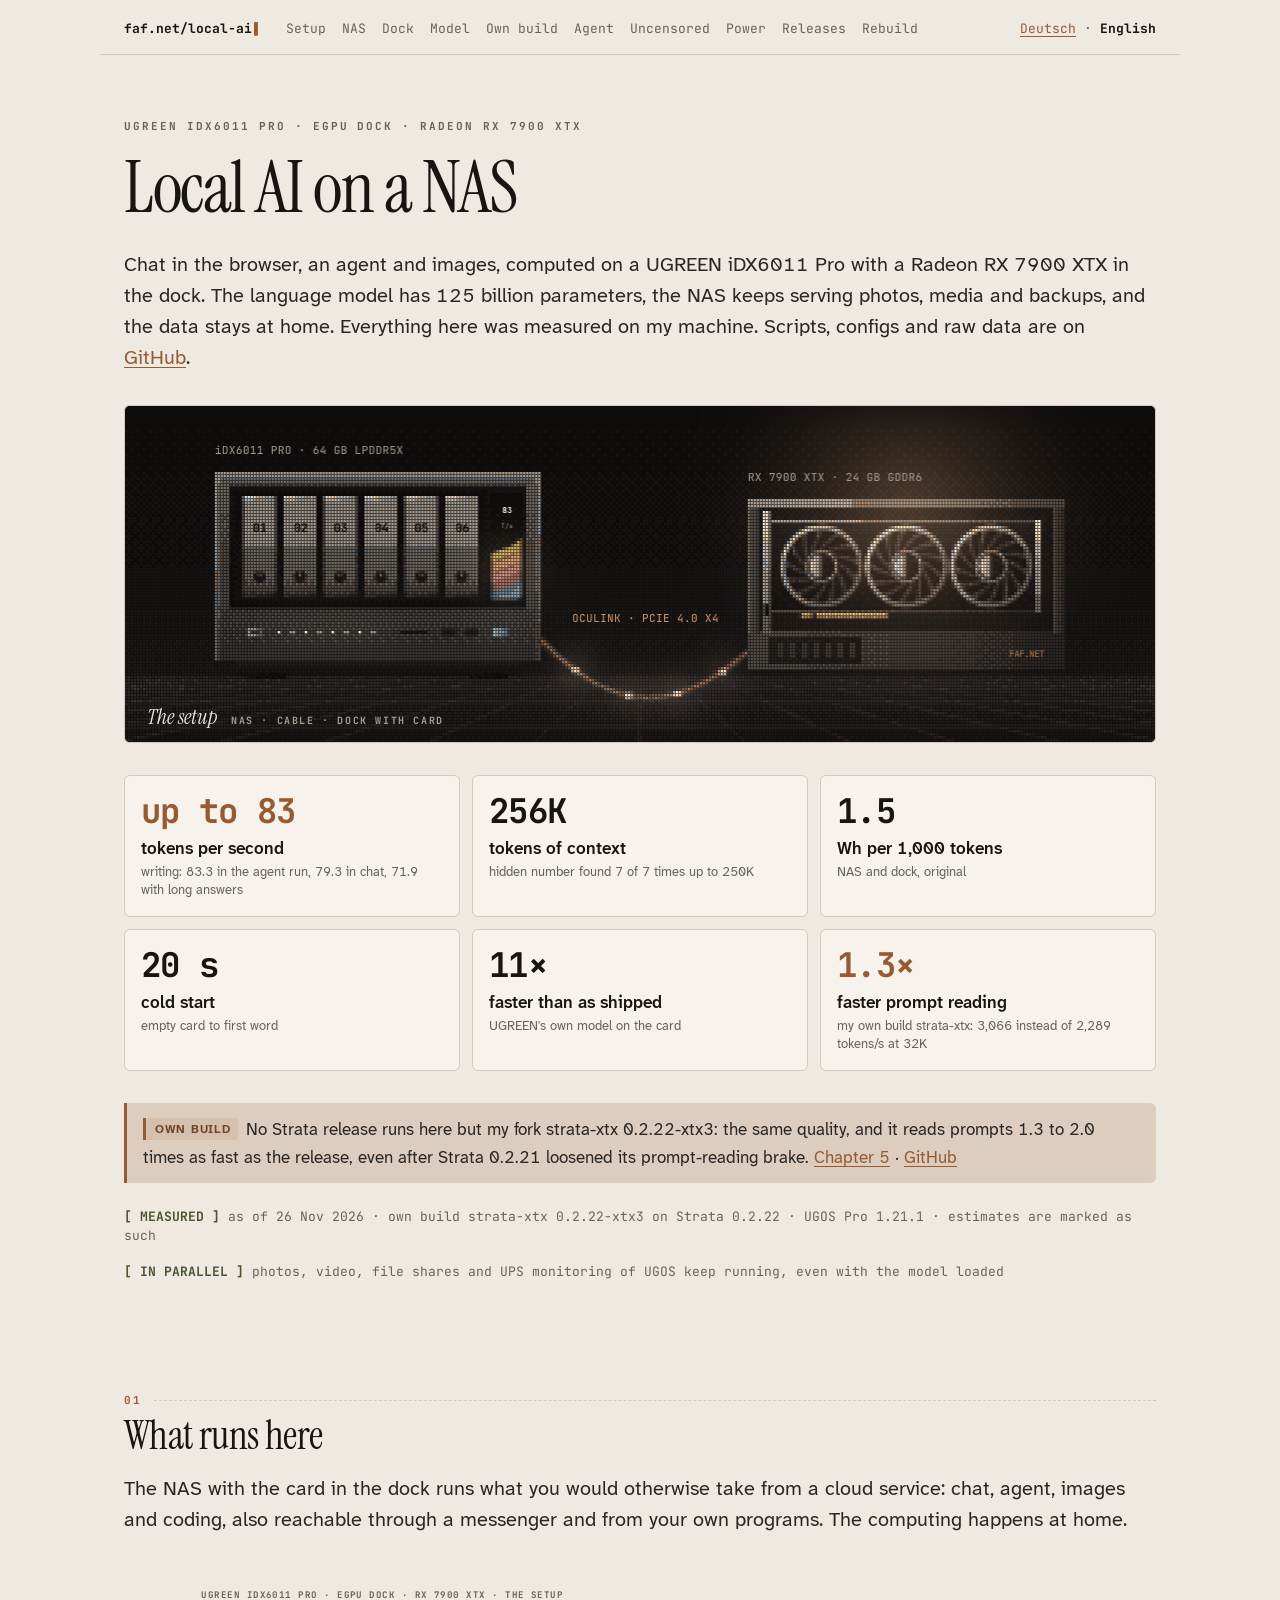
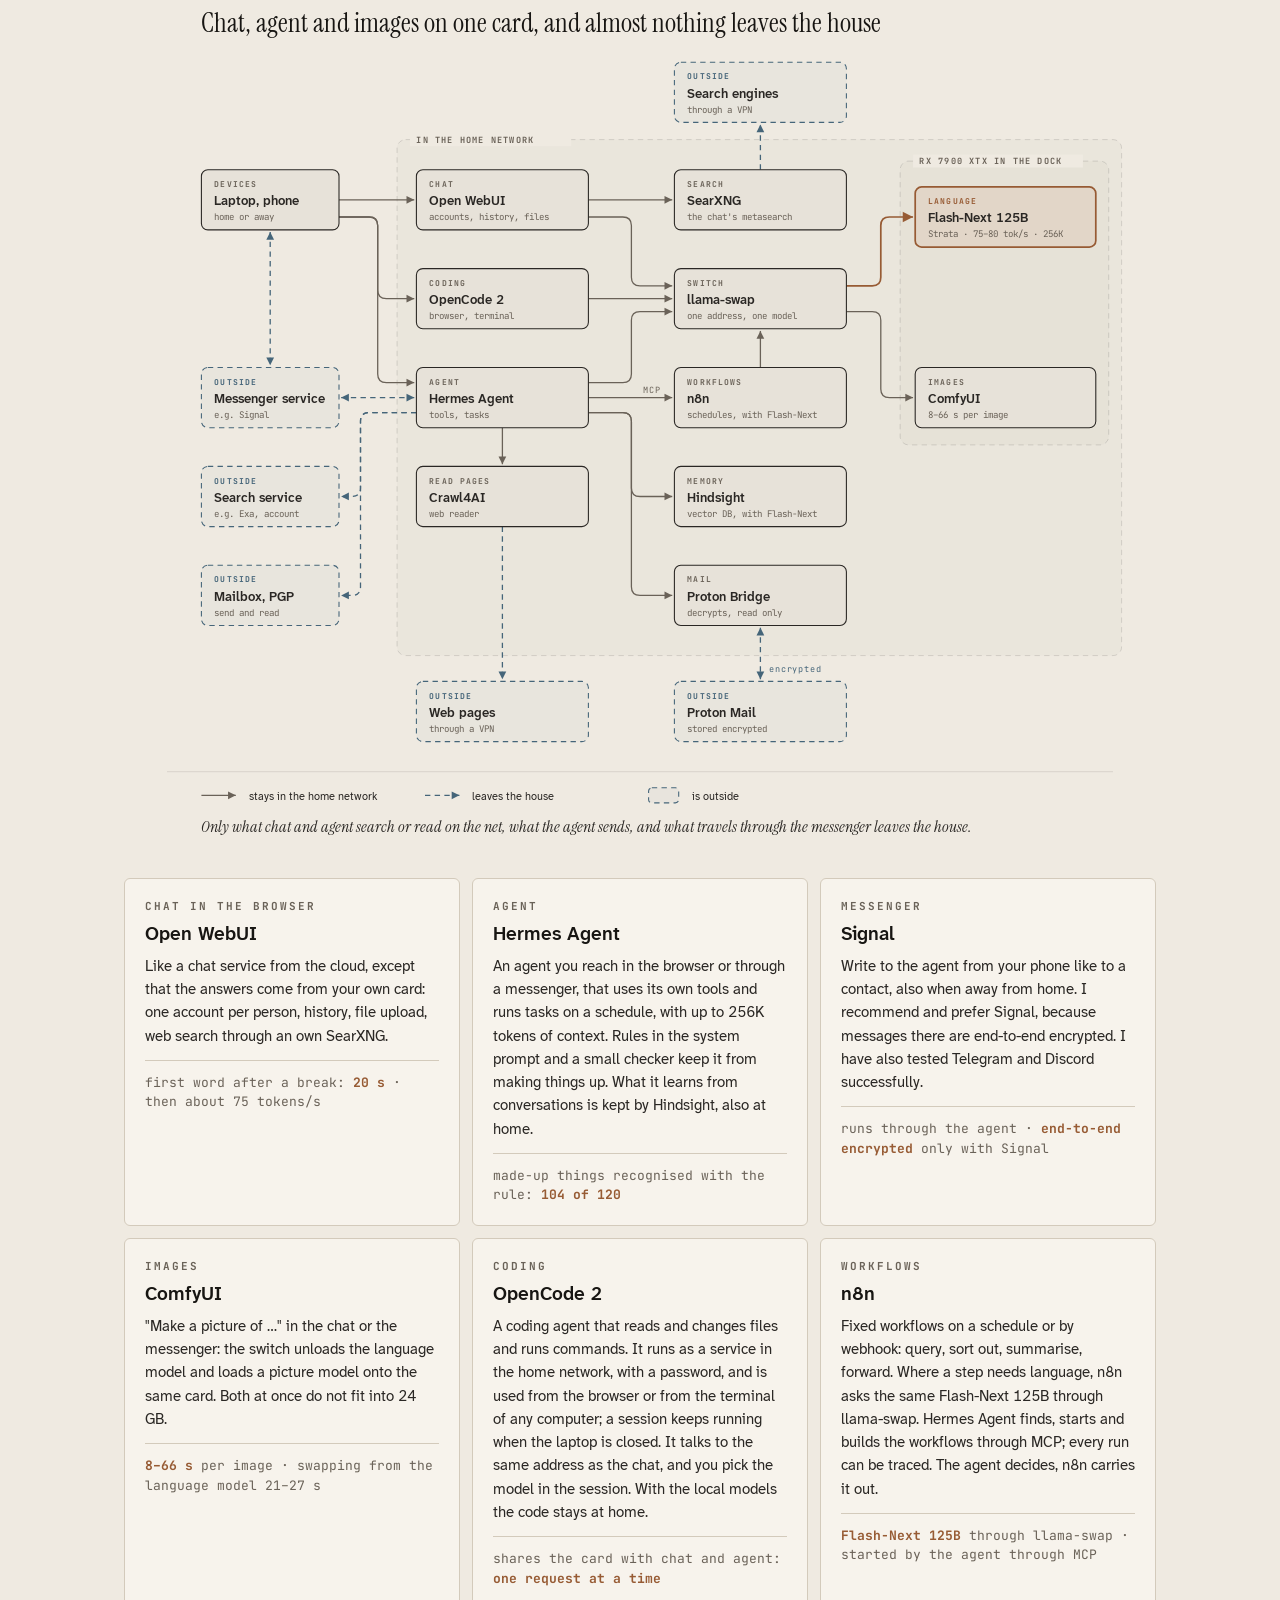
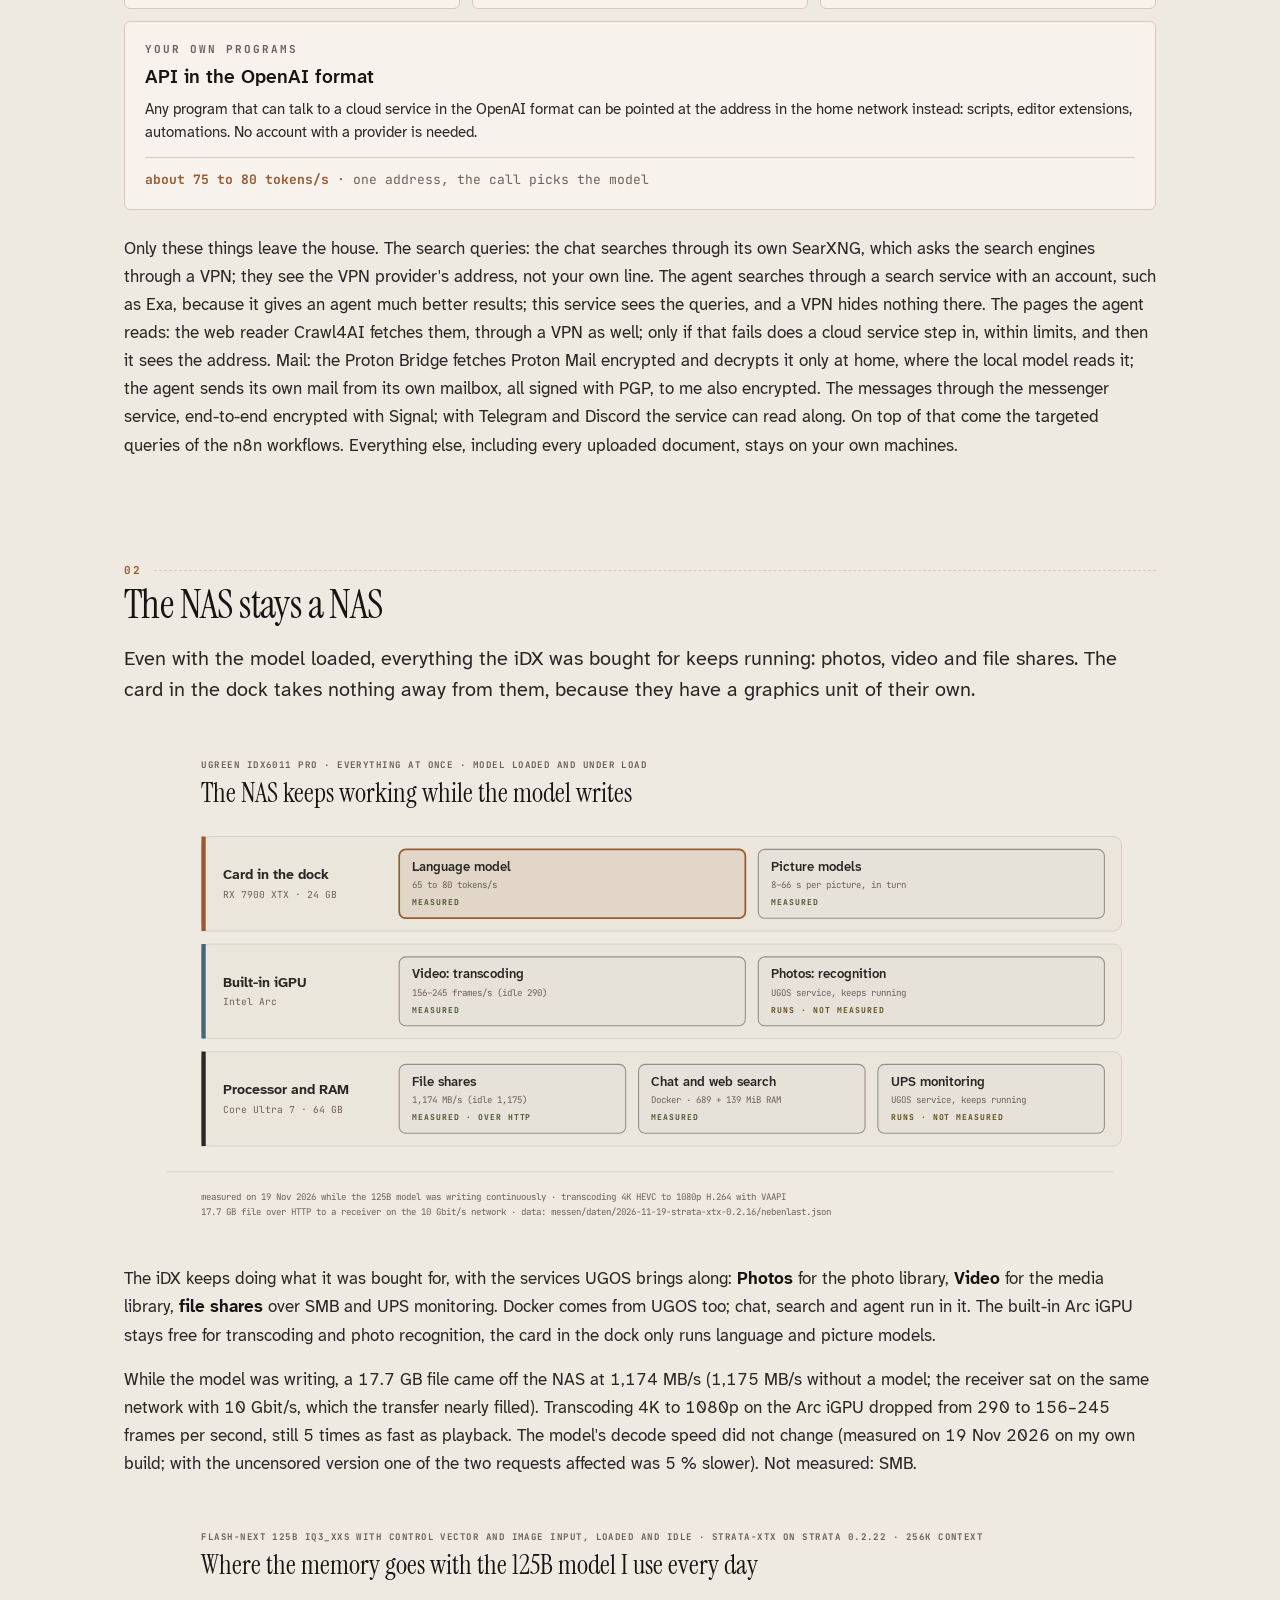
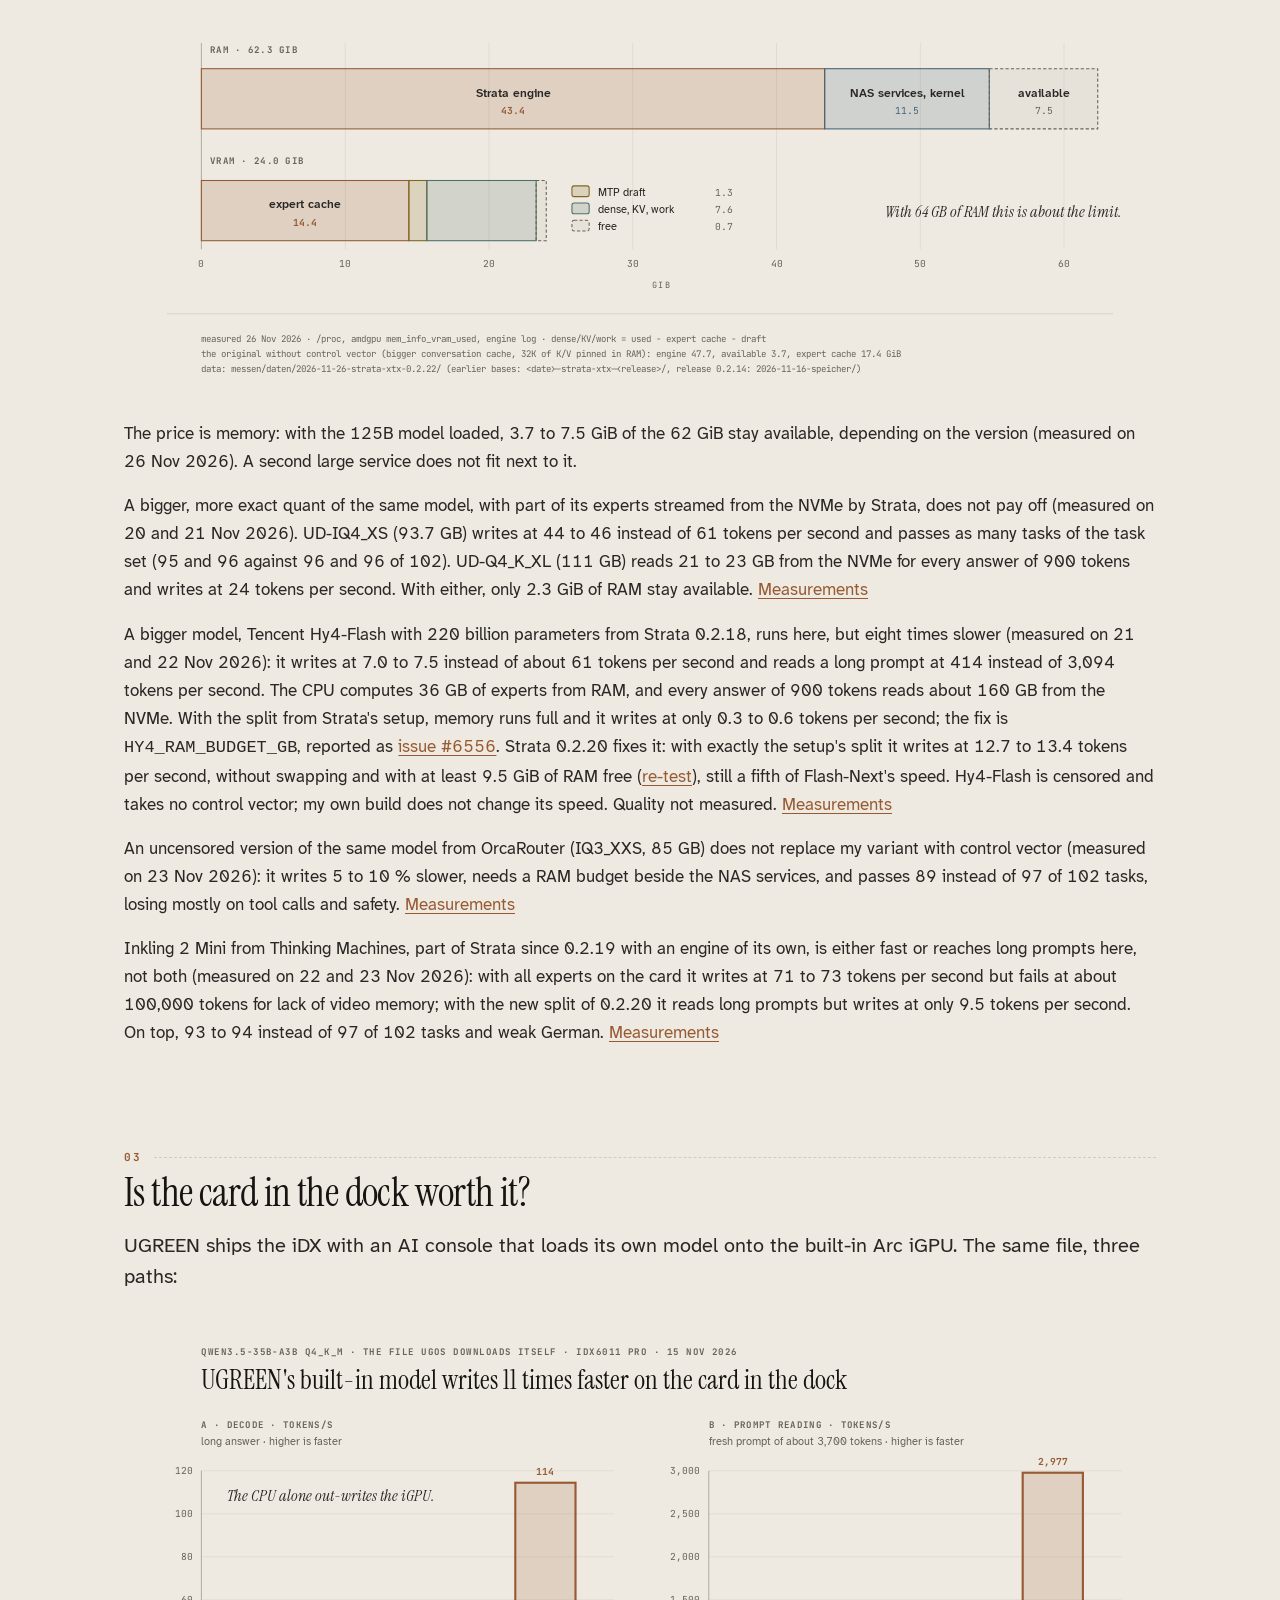
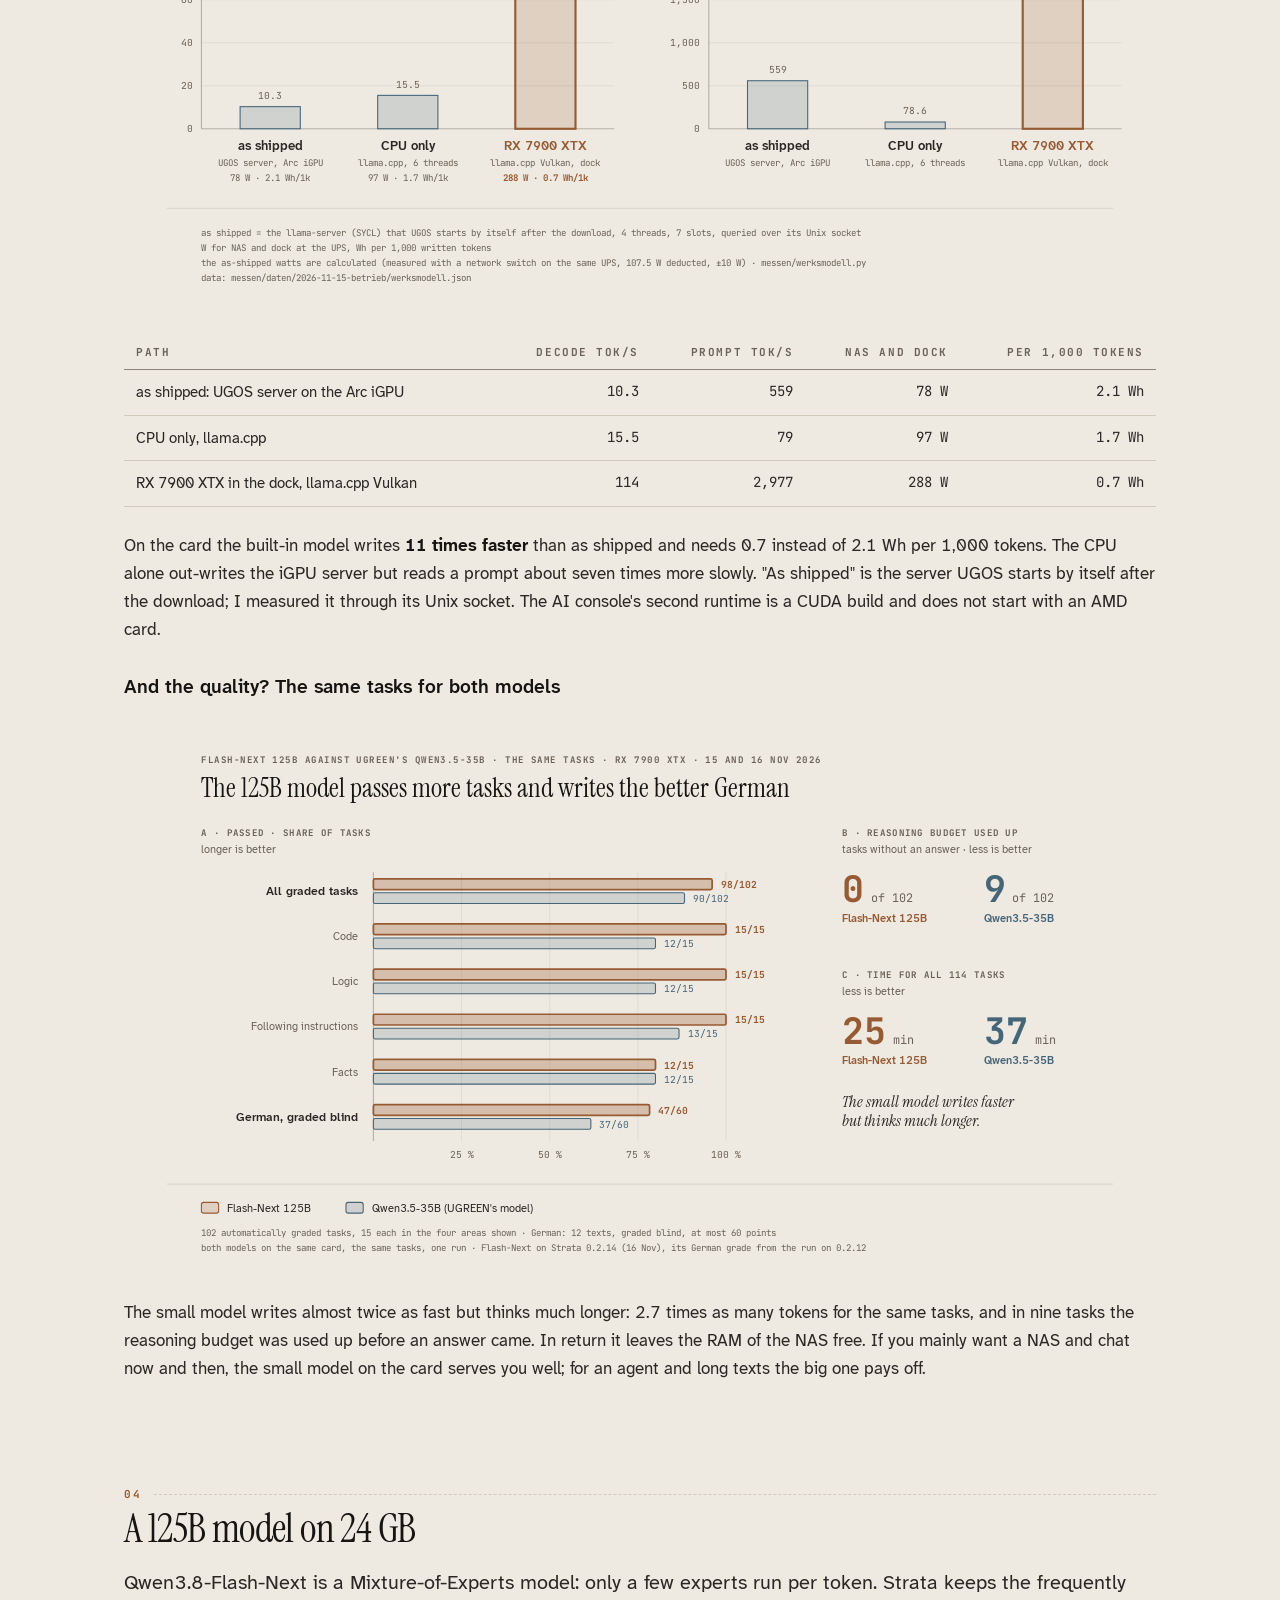
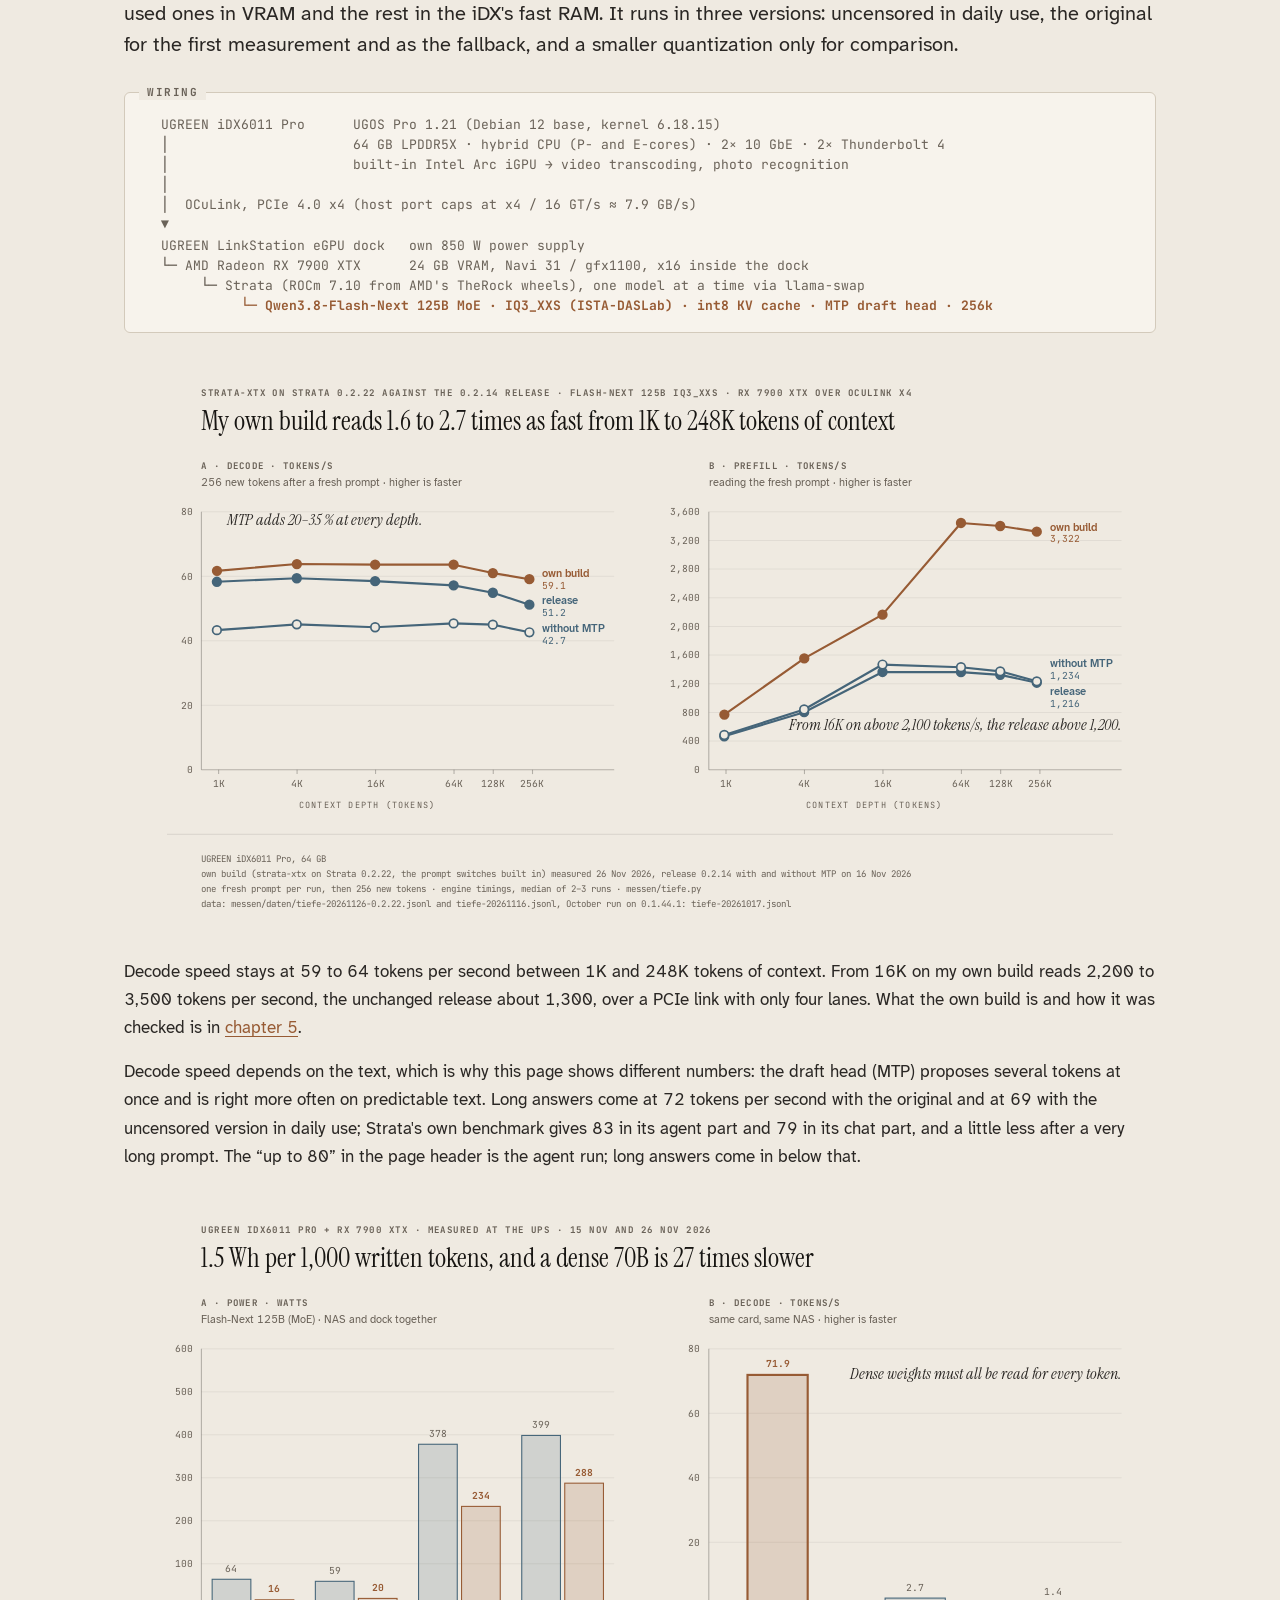
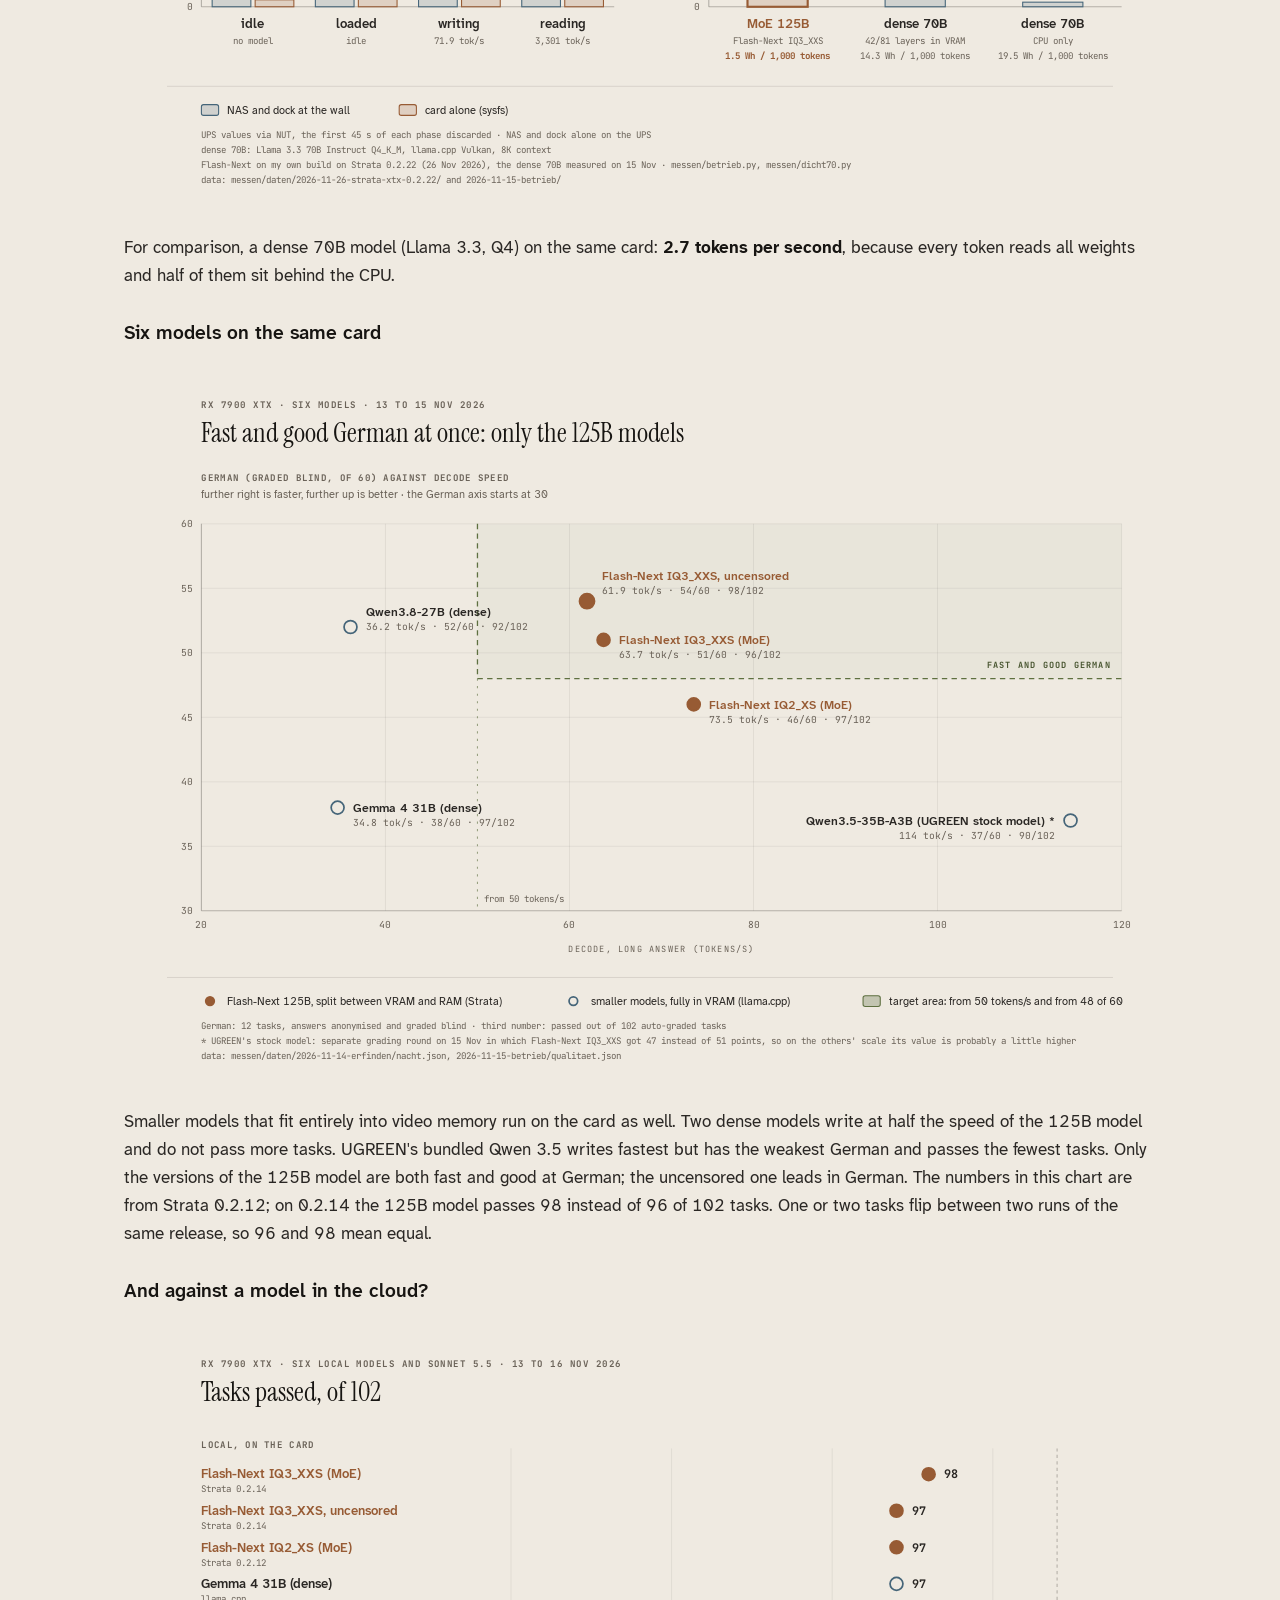
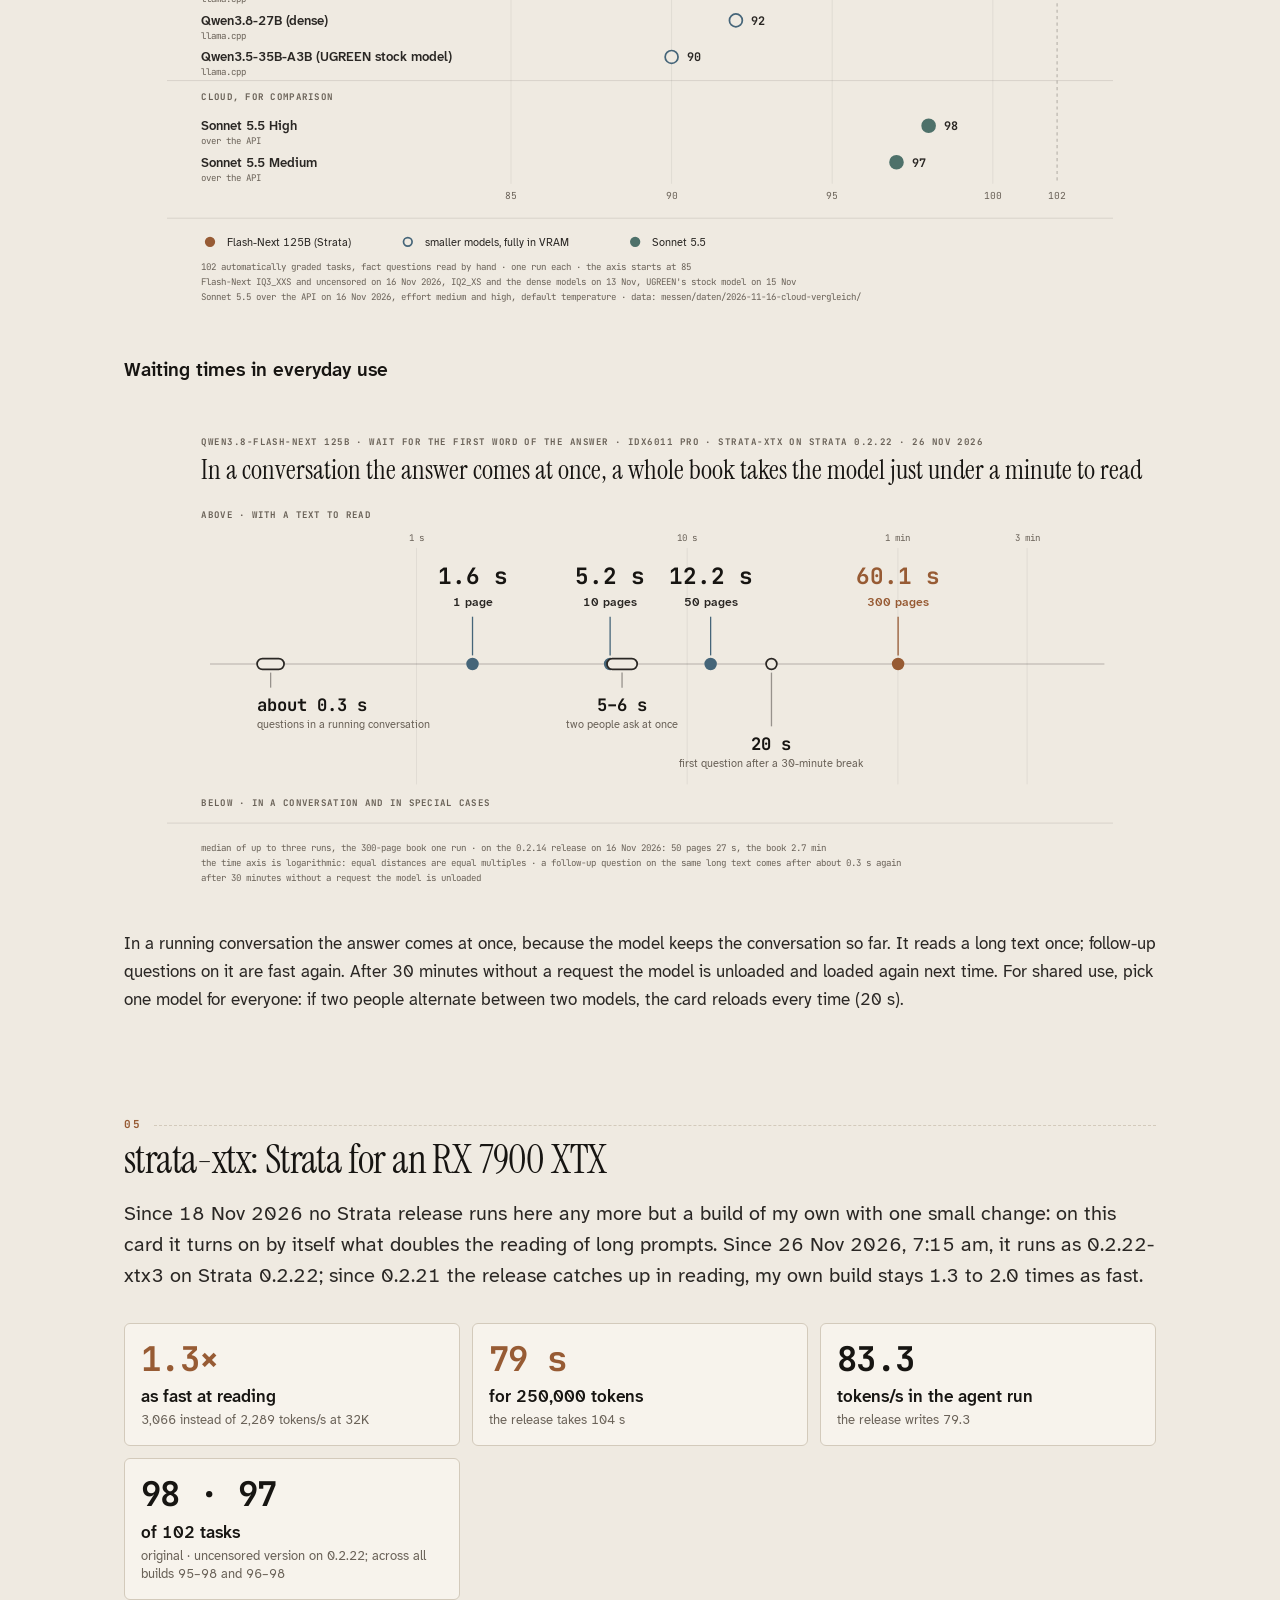
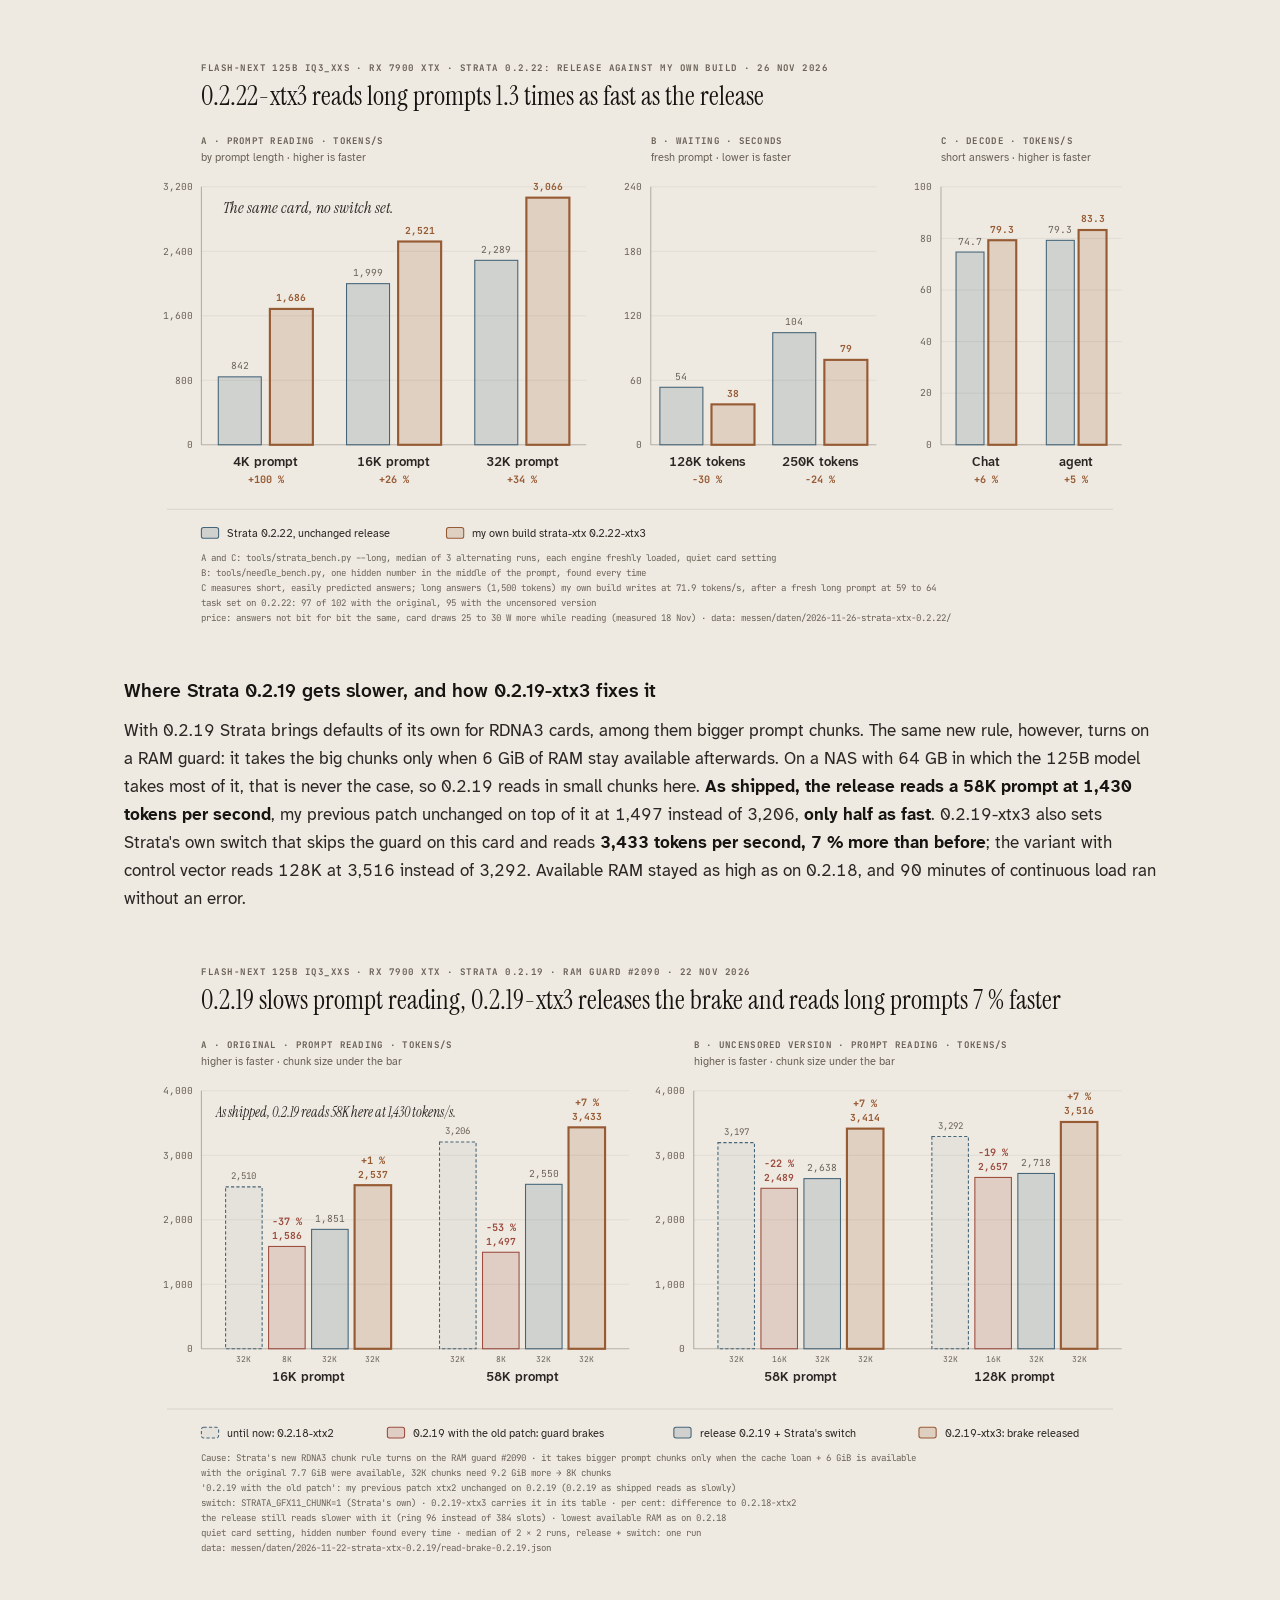
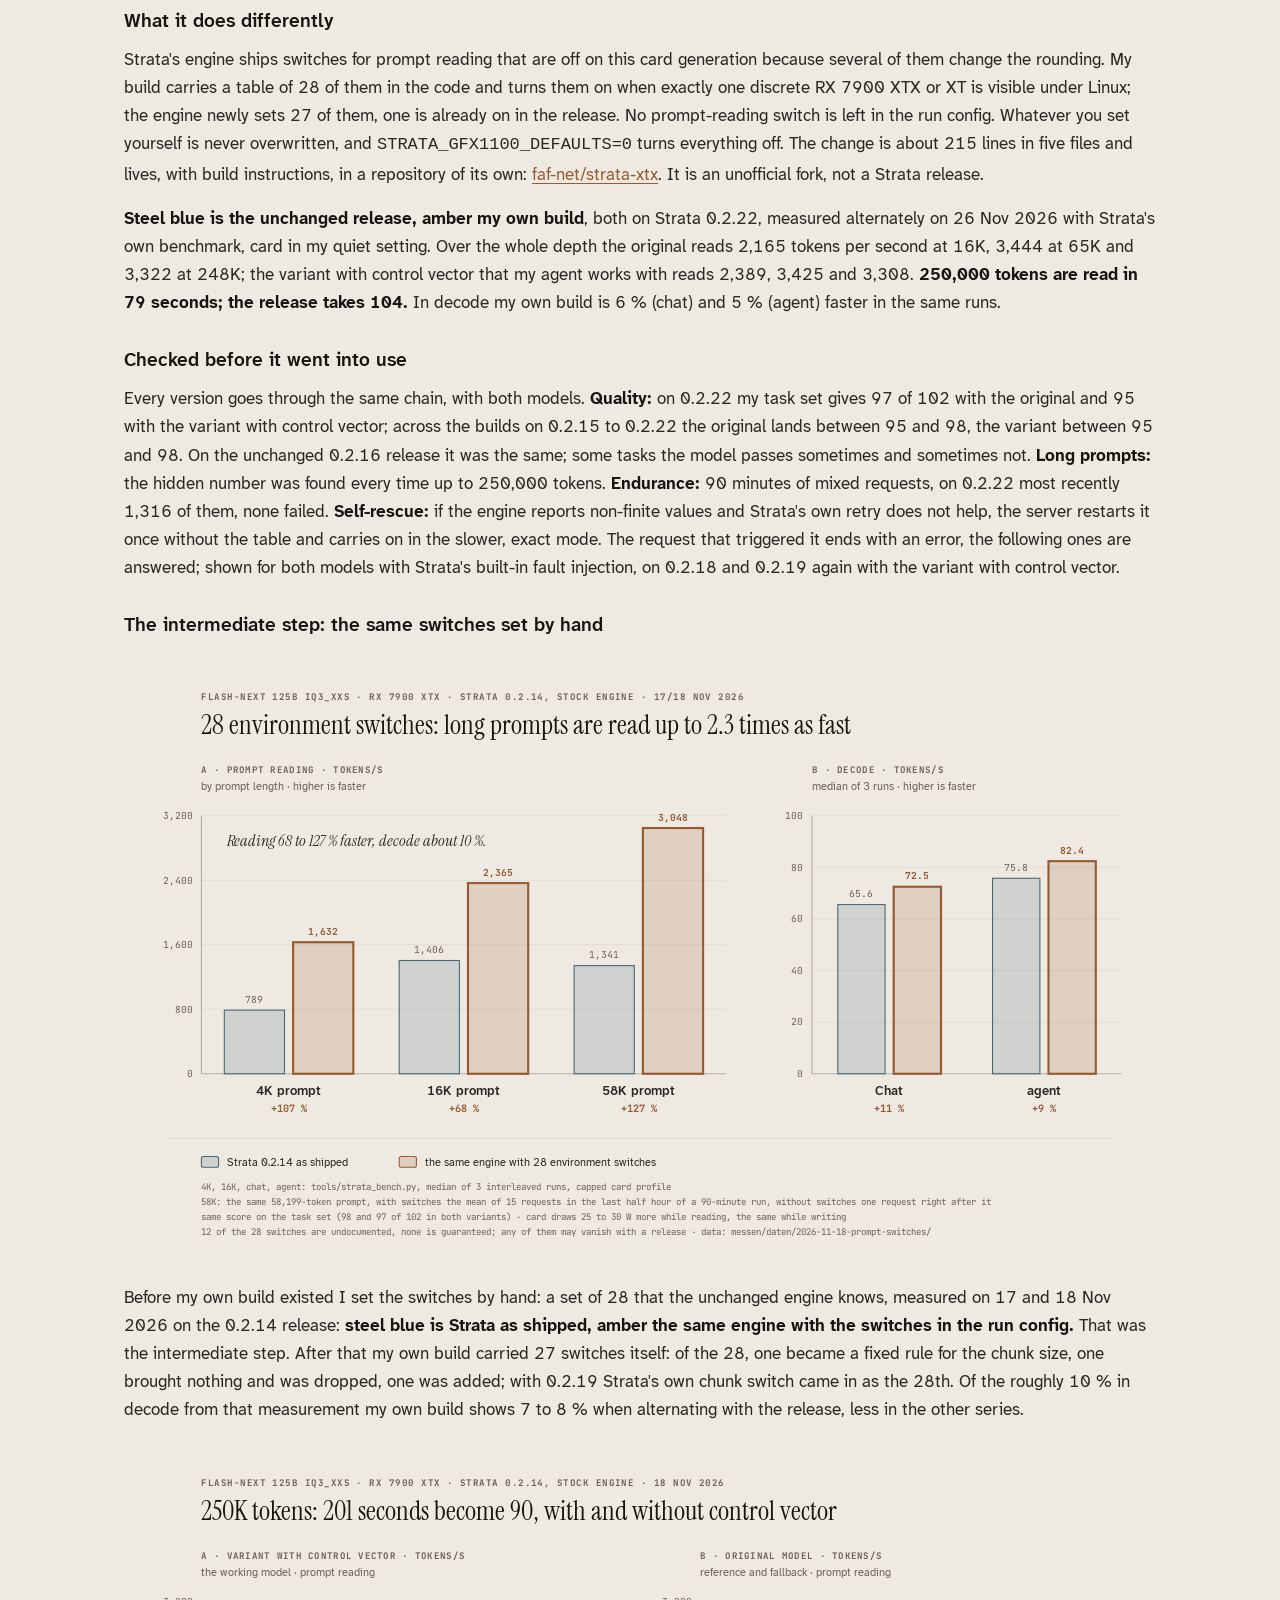
<file: local-ai/index.html>
<!DOCTYPE html>
<html lang="en">
<head>
<meta charset="utf-8">
<meta name="viewport" content="width=device-width, initial-scale=1">
<title>Local AI on a NAS: UGREEN iDX6011 Pro with RX 7900 XTX eGPU</title>
<meta name="description" content="A 125B language model on a UGREEN iDX6011 Pro with a Radeon RX 7900 XTX in an eGPU dock: measured speed, power, waiting time and risks. Raw data on GitHub.">
<link rel="canonical" href="https://faf.net/local-ai/">
<link rel="icon" href="/favicon.svg" type="image/svg+xml">
<link rel="alternate" hreflang="de" href="https://faf.net/lokale-ki/">
<link rel="alternate" hreflang="en" href="https://faf.net/local-ai/">
<link rel="alternate" hreflang="x-default" href="https://faf.net/local-ai/">
<meta property="og:title" content="Local AI on a NAS">
<meta property="og:description" content="A 125B language model on a UGREEN iDX6011 Pro with a Radeon RX 7900 XTX in an eGPU dock: measured speed, power, waiting time and risks. Raw data on GitHub.">
<meta property="og:type" content="article">
<meta property="og:url" content="https://faf.net/local-ai/">
<meta property="og:image" content="https://faf.net/local-ai/og-en.png">
<meta property="og:site_name" content="faf.net">
<meta property="og:locale" content="en_US">
<meta name="twitter:card" content="summary_large_image">
<script type="application/ld+json">{"@context": "https://schema.org", "@type": "TechArticle", "headline": "Local AI on a NAS: UGREEN iDX6011 Pro with RX 7900 XTX eGPU", "description": "A 125B language model on a UGREEN iDX6011 Pro with a Radeon RX 7900 XTX in an eGPU dock: measured speed, power, waiting time and risks. Raw data on GitHub.", "inLanguage": "en", "url": "https://faf.net/local-ai/", "mainEntityOfPage": "https://faf.net/local-ai/", "image": "https://faf.net/local-ai/og-en.png", "datePublished": "2026-11-15", "dateModified": "2026-11-26", "author": {"@type": "Person", "name": "Frank", "url": "https://faf.net/"}, "publisher": {"@type": "Person", "name": "Frank", "url": "https://faf.net/"}, "isPartOf": {"@type": "WebSite", "name": "faf.net", "url": "https://faf.net/"}, "license": "https://opensource.org/license/mit", "about": ["UGREEN iDX6011 Pro", "Radeon RX 7900 XTX", "eGPU", "OCuLink", "llama.cpp", "local language model"], "sameAs": "https://github.com/faf-net/ugreen-idx6011-egpu-llm"}</script>
<meta name="color-scheme" content="dark light">
<link rel="preload" href="fonts/atkinson-400.woff2" as="font" type="font/woff2" crossorigin>
<link rel="stylesheet" href="idx.css?v=93130e13">
</head>
<body>
<header class="kopf">
  <a class="marke" href="./"><span class="pfad">faf.net/local-ai</span><span class="cursor" aria-hidden="true">▌</span></a>
  <nav aria-label="Sections"><a href="#anlage">Setup</a><a href="#nas">NAS</a><a href="#dock">Dock</a><a href="#modell">Model</a><a href="#eigenbau">Own build</a><a href="#agent">Agent</a><a href="#vektor">Uncensored</a><a href="#strom">Power</a><a href="#versionen">Releases</a><a href="#nachbauen">Rebuild</a></nav>
  <div class="sprache"><a href="../lokale-ki/" hreflang="de" lang="de">Deutsch</a> · <b>English</b></div>
</header>
<main>
<section class="auftakt">
  <p class="dach">UGREEN iDX6011 Pro · eGPU dock · Radeon RX 7900 XTX</p>
  <h1>Local AI on a NAS</h1>
  <p class="vorspann">Chat in the browser, an agent and images, computed on a UGREEN iDX6011 Pro with a Radeon RX 7900 XTX in the dock. The language model has 125 billion parameters, the NAS keeps serving photos, media and backups, and the data stays at home. Everything here was measured on my machine. Scripts, configs and raw data are on <a href="https://github.com/faf-net/ugreen-idx6011-egpu-llm#readme">GitHub</a>.</p>
  <figure class="szene"><img src="bilder/anlage.png?v=a67ebbff" srcset="bilder/anlage.png?v=a67ebbff 1x, bilder/anlage@2x.png?v=6bec60f8 2x" width="1032" height="336" alt="Text graphic: the NAS with six drive bays on the left, the dock with the graphics card and three fans on the right, the glowing OCuLink cable between them."><figcaption><span class="name">The setup</span><span class="teile">NAS · cable · dock with card</span></figcaption></figure>
  <div class="kacheln"><div class="kachel haupt"><div class="wert">up to 83</div><div class="was">tokens per second</div><div class="neben">writing: 83.3 in the agent run, 79.3 in chat, 71.9 with long answers</div></div><div class="kachel"><div class="wert">256K</div><div class="was">tokens of context</div><div class="neben">hidden number found 7 of 7 times up to 250K</div></div><div class="kachel"><div class="wert">1.5</div><div class="was">Wh per 1,000 tokens</div><div class="neben">NAS and dock, original</div></div><div class="kachel"><div class="wert">20 s</div><div class="was">cold start</div><div class="neben">empty card to first word</div></div><div class="kachel"><div class="wert">11×</div><div class="was">faster than as shipped</div><div class="neben">UGREEN&#x27;s own model on the card</div></div><div class="kachel haupt"><div class="wert">1.3×</div><div class="was">faster prompt reading</div><div class="neben">my own build strata-xtx: 3,066 instead of 2,289 tokens/s at 32K</div></div></div>
  <p class="band bernstein"><span class="pille bernstein">OWN BUILD</span>No Strata release runs here but my fork strata-xtx 0.2.22-xtx3: the same quality, and it reads prompts 1.3 to 2.0 times as fast as the release, even after Strata 0.2.21 loosened its prompt-reading brake. <a href="#eigenbau">Chapter 5</a> · <a href="https://github.com/faf-net/strata-xtx">GitHub</a></p>
  <p class="status"><span class="konsole">[ MEASURED ]</span> as of 26 Nov 2026 · own build strata-xtx 0.2.22-xtx3 on Strata 0.2.22 · UGOS Pro 1.21.1 · estimates are marked as such</p>
  <p class="status"><span class="konsole">[ IN PARALLEL ]</span> photos, video, file shares and UPS monitoring of UGOS keep running, even with the model loaded</p>
</section>
<section id="anlage"><div class="nr">01</div><h2>What runs here</h2><p class="vorspann">The NAS with the card in the dock runs what you would otherwise take from a cloud service: chat, agent, images and coding, also reachable through a messenger and from your own programs. The computing happens at home.</p>
<figure class="bild"><div class="rollen"><svg viewBox="0 0 960 832" xmlns="http://www.w3.org/2000/svg" role="img" aria-labelledby="aufbau-en-title aufbau-en-desc"><title id="aufbau-en-title">Chat, agent and images on one card, and almost nothing leaves the house</title><desc id="aufbau-en-desc">Laptop and phone, at home or away, talk to Open WebUI, OpenCode 2 and Hermes Agent, to the agent also through a messenger service. All three ask the language model through the llama-swap switch, which loads either Flash-Next 125B or ComfyUI on the RX 7900 XTX. The chat searches through SearXNG, which asks search engines through a VPN. The agent searches through a search service with an account, reads web pages through Crawl4AI and a VPN, starts workflows in n8n through MCP, reads mail through the Proton Bridge, which decrypts it at home (Proton Mail outside stores it encrypted), remembers conversations in Hindsight and uses its own mailbox with PGP: all signed, to me also encrypted; it decrypts my mail at home and checks the signature. Dashed is what leaves the house.</desc><text x="72.0" y="36.0" font-size="8.5" font-family="'JetBrains Mono', Consolas, monospace" font-weight="500" letter-spacing="0.16em" style="fill:var(--gedaempft)">UGREEN IDX6011 PRO · EGPU DOCK · RX 7900 XTX · THE SETUP</text><text x="72.0" y="68.0" font-size="25" font-family="'Instrument Serif', Georgia, serif" style="fill:var(--fett)">Chat, agent and images on one card, and almost nothing leaves the house</text><defs><marker id="pf-en" markerWidth="8" markerHeight="8" refX="7" refY="4" orient="auto"><path d="M1,1 L7,4 L1,7 z" style="fill:var(--gedaempft)"/></marker><marker id="pf-en-a" markerWidth="8" markerHeight="8" refX="7" refY="4" orient="auto"><path d="M1,1 L7,4 L1,7 z" style="fill:var(--bernstein)"/></marker><marker id="pf-en-s" markerWidth="8" markerHeight="8" refX="7" refY="4" orient="auto"><path d="M1,1 L7,4 L1,7 z" style="fill:var(--stahl)"/></marker><marker id="pf-en-s2" markerWidth="8" markerHeight="8" refX="7" refY="4" orient="auto-start-reverse"><path d="M1,1 L7,4 L1,7 z" style="fill:var(--stahl)"/></marker></defs><rect x="254" y="168" width="674" height="480" rx="8" fill-opacity="0.025" stroke-opacity="0.16" stroke-width="0.8" stroke-dasharray="5,4" style="fill:var(--schrift);stroke:var(--schrift)"/><rect x="266" y="162" width="150" height="12" style="fill:var(--grund)"/><text x="272.0" y="171.0" font-size="8" font-family="'JetBrains Mono', Consolas, monospace" font-weight="500" letter-spacing="0.14em" style="fill:var(--gedaempft)">IN THE HOME NETWORK</text><rect x="722" y="188" width="194" height="264" rx="8" fill-opacity="0.025" stroke-opacity="0.16" stroke-width="0.8" stroke-dasharray="5,4" style="fill:var(--schrift);stroke:var(--schrift)"/><rect x="734" y="182" width="158" height="12" style="fill:var(--grund)"/><text x="740.0" y="191.0" font-size="8" font-family="'JetBrains Mono', Consolas, monospace" font-weight="500" letter-spacing="0.14em" style="fill:var(--gedaempft)">RX 7900 XTX IN THE DOCK</text><path d="M 200,224 H 270" fill="none" stroke-width="1.2" marker-end="url(#pf-en)" style="stroke:var(--gedaempft)"/><path d="M 200,240 H 228 Q 236,240 236,248 V 308 Q 236,316 244,316 H 270" fill="none" stroke-width="1.2" marker-end="url(#pf-en)" style="stroke:var(--gedaempft)"/><path d="M 200,240 H 228 Q 236,240 236,248 V 386 Q 236,394 244,394 H 270" fill="none" stroke-width="1.2" marker-end="url(#pf-en)" style="stroke:var(--gedaempft)"/><path d="M 136,254 V 378" fill="none" stroke-width="1.2" stroke-dasharray="5,4" marker-start="url(#pf-en-s2)" marker-end="url(#pf-en-s2)" style="stroke:var(--stahl)"/><path d="M 202,408 H 270" fill="none" stroke-width="1.2" stroke-dasharray="5,4" marker-start="url(#pf-en-s2)" marker-end="url(#pf-en-s2)" style="stroke:var(--stahl)"/><path d="M 272,422 H 228 Q 220,422 220,430 V 492 Q 220,500 212,500 H 202" fill="none" stroke-width="1.2" stroke-dasharray="5,4" marker-end="url(#pf-en-s)" style="stroke:var(--stahl)"/><path d="M 272,422 H 228 Q 220,422 220,430 V 584 Q 220,592 212,592 H 202" fill="none" stroke-width="1.2" stroke-dasharray="5,4" marker-end="url(#pf-en-s)" style="stroke:var(--stahl)"/><path d="M 432,224 H 510" fill="none" stroke-width="1.2" marker-end="url(#pf-en)" style="stroke:var(--gedaempft)"/><path d="M 432,240 H 464 Q 472,240 472,248 V 296 Q 472,304 480,304 H 510" fill="none" stroke-width="1.2" marker-end="url(#pf-en)" style="stroke:var(--gedaempft)"/><path d="M 432,316 H 510" fill="none" stroke-width="1.2" marker-end="url(#pf-en)" style="stroke:var(--gedaempft)"/><path d="M 432,394 H 464 Q 472,394 472,386 V 336 Q 472,328 480,328 H 510" fill="none" stroke-width="1.2" marker-end="url(#pf-en)" style="stroke:var(--gedaempft)"/><path d="M 432,408 H 510" fill="none" stroke-width="1.2" marker-end="url(#pf-en)" style="stroke:var(--gedaempft)"/><path d="M 432,422 H 464 Q 472,422 472,430 V 492 Q 472,500 480,500 H 510" fill="none" stroke-width="1.2" marker-end="url(#pf-en)" style="stroke:var(--gedaempft)"/><path d="M 432,422 H 464 Q 472,422 472,430 V 584 Q 472,592 480,592 H 510" fill="none" stroke-width="1.2" marker-end="url(#pf-en)" style="stroke:var(--gedaempft)"/><path d="M 352,436 V 470" fill="none" stroke-width="1.2" marker-end="url(#pf-en)" style="stroke:var(--gedaempft)"/><path d="M 592,380 V 346" fill="none" stroke-width="1.2" marker-end="url(#pf-en)" style="stroke:var(--gedaempft)"/><path d="M 592,196 V 154" fill="none" stroke-width="1.2" stroke-dasharray="5,4" marker-end="url(#pf-en-s)" style="stroke:var(--stahl)"/><path d="M 352,528 V 670" fill="none" stroke-width="1.2" stroke-dasharray="5,4" marker-end="url(#pf-en-s)" style="stroke:var(--stahl)"/><path d="M 592,622 V 670" fill="none" stroke-width="1.2" stroke-dasharray="5,4" marker-start="url(#pf-en-s2)" marker-end="url(#pf-en-s2)" style="stroke:var(--stahl)"/><text x="600.0" y="663.0" font-size="8" font-family="'JetBrains Mono', Consolas, monospace" letter-spacing="0.1em" style="fill:var(--stahl)">encrypted</text><path d="M 672,304 H 696 Q 704,304 704,296 V 248 Q 704,240 712,240 H 734" fill="none" stroke-width="1.6" marker-end="url(#pf-en-a)" style="stroke:var(--bernstein)"/><path d="M 672,328 H 696 Q 704,328 704,336 V 400 Q 704,408 712,408 H 734" fill="none" stroke-width="1.2" marker-end="url(#pf-en)" style="stroke:var(--gedaempft)"/><rect x="512" y="96" width="160" height="56" rx="6" style="fill:var(--grund)"/><rect x="512" y="96" width="160" height="56" rx="6" fill-opacity="0.04" stroke-width="1" stroke-dasharray="5,4" style="fill:var(--stahl);stroke:var(--stahl)"/><text x="524.0" y="112.0" font-size="7.5" font-family="'JetBrains Mono', Consolas, monospace" font-weight="500" letter-spacing="0.14em" style="fill:var(--stahl)">OUTSIDE</text><text x="524.0" y="129.0" font-size="12" font-family="'Atkinson Hyperlegible Next', 'Segoe UI', sans-serif" font-weight="600" style="fill:var(--schrift)">Search engines</text><text x="524.0" y="143.0" font-size="8.5" font-family="'JetBrains Mono', Consolas, monospace" style="fill:var(--gedaempft)">through a VPN</text><rect x="72" y="380" width="128" height="56" rx="6" style="fill:var(--grund)"/><rect x="72" y="380" width="128" height="56" rx="6" fill-opacity="0.04" stroke-width="1" stroke-dasharray="5,4" style="fill:var(--stahl);stroke:var(--stahl)"/><text x="84.0" y="396.0" font-size="7.5" font-family="'JetBrains Mono', Consolas, monospace" font-weight="500" letter-spacing="0.14em" style="fill:var(--stahl)">OUTSIDE</text><text x="84.0" y="413.0" font-size="12" font-family="'Atkinson Hyperlegible Next', 'Segoe UI', sans-serif" font-weight="600" style="fill:var(--schrift)">Messenger service</text><text x="84.0" y="427.0" font-size="8.5" font-family="'JetBrains Mono', Consolas, monospace" style="fill:var(--gedaempft)">e.g. Signal</text><rect x="72" y="472" width="128" height="56" rx="6" style="fill:var(--grund)"/><rect x="72" y="472" width="128" height="56" rx="6" fill-opacity="0.04" stroke-width="1" stroke-dasharray="5,4" style="fill:var(--stahl);stroke:var(--stahl)"/><text x="84.0" y="488.0" font-size="7.5" font-family="'JetBrains Mono', Consolas, monospace" font-weight="500" letter-spacing="0.14em" style="fill:var(--stahl)">OUTSIDE</text><text x="84.0" y="505.0" font-size="12" font-family="'Atkinson Hyperlegible Next', 'Segoe UI', sans-serif" font-weight="600" style="fill:var(--schrift)">Search service</text><text x="84.0" y="519.0" font-size="8.5" font-family="'JetBrains Mono', Consolas, monospace" style="fill:var(--gedaempft)">e.g. Exa, account</text><rect x="72" y="564" width="128" height="56" rx="6" style="fill:var(--grund)"/><rect x="72" y="564" width="128" height="56" rx="6" fill-opacity="0.04" stroke-width="1" stroke-dasharray="5,4" style="fill:var(--stahl);stroke:var(--stahl)"/><text x="84.0" y="580.0" font-size="7.5" font-family="'JetBrains Mono', Consolas, monospace" font-weight="500" letter-spacing="0.14em" style="fill:var(--stahl)">OUTSIDE</text><text x="84.0" y="597.0" font-size="12" font-family="'Atkinson Hyperlegible Next', 'Segoe UI', sans-serif" font-weight="600" style="fill:var(--schrift)">Mailbox, PGP</text><text x="84.0" y="611.0" font-size="8.5" font-family="'JetBrains Mono', Consolas, monospace" style="fill:var(--gedaempft)">send and read</text><rect x="272" y="672" width="160" height="56" rx="6" style="fill:var(--grund)"/><rect x="272" y="672" width="160" height="56" rx="6" fill-opacity="0.04" stroke-width="1" stroke-dasharray="5,4" style="fill:var(--stahl);stroke:var(--stahl)"/><text x="284.0" y="688.0" font-size="7.5" font-family="'JetBrains Mono', Consolas, monospace" font-weight="500" letter-spacing="0.14em" style="fill:var(--stahl)">OUTSIDE</text><text x="284.0" y="705.0" font-size="12" font-family="'Atkinson Hyperlegible Next', 'Segoe UI', sans-serif" font-weight="600" style="fill:var(--schrift)">Web pages</text><text x="284.0" y="719.0" font-size="8.5" font-family="'JetBrains Mono', Consolas, monospace" style="fill:var(--gedaempft)">through a VPN</text><rect x="512" y="672" width="160" height="56" rx="6" style="fill:var(--grund)"/><rect x="512" y="672" width="160" height="56" rx="6" fill-opacity="0.04" stroke-width="1" stroke-dasharray="5,4" style="fill:var(--stahl);stroke:var(--stahl)"/><text x="524.0" y="688.0" font-size="7.5" font-family="'JetBrains Mono', Consolas, monospace" font-weight="500" letter-spacing="0.14em" style="fill:var(--stahl)">OUTSIDE</text><text x="524.0" y="705.0" font-size="12" font-family="'Atkinson Hyperlegible Next', 'Segoe UI', sans-serif" font-weight="600" style="fill:var(--schrift)">Proton Mail</text><text x="524.0" y="719.0" font-size="8.5" font-family="'JetBrains Mono', Consolas, monospace" style="fill:var(--gedaempft)">stored encrypted</text><rect x="72" y="196" width="128" height="56" rx="6" style="fill:var(--grund)"/><rect x="72" y="196" width="128" height="56" rx="6" fill-opacity="0.04" stroke-width="1" style="fill:var(--schrift);stroke:var(--schrift)"/><text x="84.0" y="212.0" font-size="7.5" font-family="'JetBrains Mono', Consolas, monospace" font-weight="500" letter-spacing="0.14em" style="fill:var(--gedaempft)">DEVICES</text><text x="84.0" y="229.0" font-size="12" font-family="'Atkinson Hyperlegible Next', 'Segoe UI', sans-serif" font-weight="600" style="fill:var(--schrift)">Laptop, phone</text><text x="84.0" y="243.0" font-size="8.5" font-family="'JetBrains Mono', Consolas, monospace" style="fill:var(--gedaempft)">home or away</text><text x="491.0" y="404.0" font-size="8" font-family="'JetBrains Mono', Consolas, monospace" text-anchor="middle" letter-spacing="0.1em" style="fill:var(--gedaempft)">MCP</text><rect x="272" y="196" width="160" height="56" rx="6" style="fill:var(--grund)"/><rect x="272" y="196" width="160" height="56" rx="6" fill-opacity="0.04" stroke-width="1" style="fill:var(--schrift);stroke:var(--schrift)"/><text x="284.0" y="212.0" font-size="7.5" font-family="'JetBrains Mono', Consolas, monospace" font-weight="500" letter-spacing="0.14em" style="fill:var(--gedaempft)">CHAT</text><text x="284.0" y="229.0" font-size="12" font-family="'Atkinson Hyperlegible Next', 'Segoe UI', sans-serif" font-weight="600" style="fill:var(--schrift)">Open WebUI</text><text x="284.0" y="243.0" font-size="8.5" font-family="'JetBrains Mono', Consolas, monospace" style="fill:var(--gedaempft)">accounts, history, files</text><rect x="272" y="288" width="160" height="56" rx="6" style="fill:var(--grund)"/><rect x="272" y="288" width="160" height="56" rx="6" fill-opacity="0.04" stroke-width="1" style="fill:var(--schrift);stroke:var(--schrift)"/><text x="284.0" y="304.0" font-size="7.5" font-family="'JetBrains Mono', Consolas, monospace" font-weight="500" letter-spacing="0.14em" style="fill:var(--gedaempft)">CODING</text><text x="284.0" y="321.0" font-size="12" font-family="'Atkinson Hyperlegible Next', 'Segoe UI', sans-serif" font-weight="600" style="fill:var(--schrift)">OpenCode 2</text><text x="284.0" y="335.0" font-size="8.5" font-family="'JetBrains Mono', Consolas, monospace" style="fill:var(--gedaempft)">browser, terminal</text><rect x="272" y="380" width="160" height="56" rx="6" style="fill:var(--grund)"/><rect x="272" y="380" width="160" height="56" rx="6" fill-opacity="0.04" stroke-width="1" style="fill:var(--schrift);stroke:var(--schrift)"/><text x="284.0" y="396.0" font-size="7.5" font-family="'JetBrains Mono', Consolas, monospace" font-weight="500" letter-spacing="0.14em" style="fill:var(--gedaempft)">AGENT</text><text x="284.0" y="413.0" font-size="12" font-family="'Atkinson Hyperlegible Next', 'Segoe UI', sans-serif" font-weight="600" style="fill:var(--schrift)">Hermes Agent</text><text x="284.0" y="427.0" font-size="8.5" font-family="'JetBrains Mono', Consolas, monospace" style="fill:var(--gedaempft)">tools, tasks</text><rect x="272" y="472" width="160" height="56" rx="6" style="fill:var(--grund)"/><rect x="272" y="472" width="160" height="56" rx="6" fill-opacity="0.04" stroke-width="1" style="fill:var(--schrift);stroke:var(--schrift)"/><text x="284.0" y="488.0" font-size="7.5" font-family="'JetBrains Mono', Consolas, monospace" font-weight="500" letter-spacing="0.14em" style="fill:var(--gedaempft)">READ PAGES</text><text x="284.0" y="505.0" font-size="12" font-family="'Atkinson Hyperlegible Next', 'Segoe UI', sans-serif" font-weight="600" style="fill:var(--schrift)">Crawl4AI</text><text x="284.0" y="519.0" font-size="8.5" font-family="'JetBrains Mono', Consolas, monospace" style="fill:var(--gedaempft)">web reader</text><rect x="512" y="196" width="160" height="56" rx="6" style="fill:var(--grund)"/><rect x="512" y="196" width="160" height="56" rx="6" fill-opacity="0.04" stroke-width="1" style="fill:var(--schrift);stroke:var(--schrift)"/><text x="524.0" y="212.0" font-size="7.5" font-family="'JetBrains Mono', Consolas, monospace" font-weight="500" letter-spacing="0.14em" style="fill:var(--gedaempft)">SEARCH</text><text x="524.0" y="229.0" font-size="12" font-family="'Atkinson Hyperlegible Next', 'Segoe UI', sans-serif" font-weight="600" style="fill:var(--schrift)">SearXNG</text><text x="524.0" y="243.0" font-size="8.5" font-family="'JetBrains Mono', Consolas, monospace" style="fill:var(--gedaempft)">the chat&#x27;s metasearch</text><rect x="512" y="288" width="160" height="56" rx="6" style="fill:var(--grund)"/><rect x="512" y="288" width="160" height="56" rx="6" fill-opacity="0.04" stroke-width="1" style="fill:var(--schrift);stroke:var(--schrift)"/><text x="524.0" y="304.0" font-size="7.5" font-family="'JetBrains Mono', Consolas, monospace" font-weight="500" letter-spacing="0.14em" style="fill:var(--gedaempft)">SWITCH</text><text x="524.0" y="321.0" font-size="12" font-family="'Atkinson Hyperlegible Next', 'Segoe UI', sans-serif" font-weight="600" style="fill:var(--schrift)">llama-swap</text><text x="524.0" y="335.0" font-size="8.5" font-family="'JetBrains Mono', Consolas, monospace" style="fill:var(--gedaempft)">one address, one model</text><rect x="512" y="380" width="160" height="56" rx="6" style="fill:var(--grund)"/><rect x="512" y="380" width="160" height="56" rx="6" fill-opacity="0.04" stroke-width="1" style="fill:var(--schrift);stroke:var(--schrift)"/><text x="524.0" y="396.0" font-size="7.5" font-family="'JetBrains Mono', Consolas, monospace" font-weight="500" letter-spacing="0.14em" style="fill:var(--gedaempft)">WORKFLOWS</text><text x="524.0" y="413.0" font-size="12" font-family="'Atkinson Hyperlegible Next', 'Segoe UI', sans-serif" font-weight="600" style="fill:var(--schrift)">n8n</text><text x="524.0" y="427.0" font-size="8.5" font-family="'JetBrains Mono', Consolas, monospace" style="fill:var(--gedaempft)">schedules, with Flash-Next</text><rect x="512" y="564" width="160" height="56" rx="6" style="fill:var(--grund)"/><rect x="512" y="564" width="160" height="56" rx="6" fill-opacity="0.04" stroke-width="1" style="fill:var(--schrift);stroke:var(--schrift)"/><text x="524.0" y="580.0" font-size="7.5" font-family="'JetBrains Mono', Consolas, monospace" font-weight="500" letter-spacing="0.14em" style="fill:var(--gedaempft)">MAIL</text><text x="524.0" y="597.0" font-size="12" font-family="'Atkinson Hyperlegible Next', 'Segoe UI', sans-serif" font-weight="600" style="fill:var(--schrift)">Proton Bridge</text><text x="524.0" y="611.0" font-size="8.5" font-family="'JetBrains Mono', Consolas, monospace" style="fill:var(--gedaempft)">decrypts, read only</text><rect x="512" y="472" width="160" height="56" rx="6" style="fill:var(--grund)"/><rect x="512" y="472" width="160" height="56" rx="6" fill-opacity="0.04" stroke-width="1" style="fill:var(--schrift);stroke:var(--schrift)"/><text x="524.0" y="488.0" font-size="7.5" font-family="'JetBrains Mono', Consolas, monospace" font-weight="500" letter-spacing="0.14em" style="fill:var(--gedaempft)">MEMORY</text><text x="524.0" y="505.0" font-size="12" font-family="'Atkinson Hyperlegible Next', 'Segoe UI', sans-serif" font-weight="600" style="fill:var(--schrift)">Hindsight</text><text x="524.0" y="519.0" font-size="8.5" font-family="'JetBrains Mono', Consolas, monospace" style="fill:var(--gedaempft)">vector DB, with Flash-Next</text><rect x="736" y="212" width="168" height="56" rx="6" style="fill:var(--grund)"/><rect x="736" y="212" width="168" height="56" rx="6" fill-opacity="0.14" stroke-width="1.6" style="fill:var(--bernstein);stroke:var(--bernstein)"/><text x="748.0" y="228.0" font-size="7.5" font-family="'JetBrains Mono', Consolas, monospace" font-weight="500" letter-spacing="0.14em" style="fill:var(--bernstein)">LANGUAGE</text><text x="748.0" y="245.0" font-size="12" font-family="'Atkinson Hyperlegible Next', 'Segoe UI', sans-serif" font-weight="600" style="fill:var(--schrift)">Flash-Next 125B</text><text x="748.0" y="259.0" font-size="8.5" font-family="'JetBrains Mono', Consolas, monospace" style="fill:var(--gedaempft)">Strata · 75–80 tok/s · 256K</text><rect x="736" y="380" width="168" height="56" rx="6" style="fill:var(--grund)"/><rect x="736" y="380" width="168" height="56" rx="6" fill-opacity="0.04" stroke-width="1" style="fill:var(--schrift);stroke:var(--schrift)"/><text x="748.0" y="396.0" font-size="7.5" font-family="'JetBrains Mono', Consolas, monospace" font-weight="500" letter-spacing="0.14em" style="fill:var(--gedaempft)">IMAGES</text><text x="748.0" y="413.0" font-size="12" font-family="'Atkinson Hyperlegible Next', 'Segoe UI', sans-serif" font-weight="600" style="fill:var(--schrift)">ComfyUI</text><text x="748.0" y="427.0" font-size="8.5" font-family="'JetBrains Mono', Consolas, monospace" style="fill:var(--gedaempft)">8–66 s per image</text><line x1="40.0" y1="756.0" x2="920.0" y2="756.0" stroke-opacity="0.14" stroke-width="0.8" style="stroke:var(--schrift)"/><path d="M 72,778 H 104" fill="none" stroke-width="1.2" marker-end="url(#pf-en)" style="stroke:var(--gedaempft)"/><text x="116.0" y="782.0" font-size="10" font-family="'Atkinson Hyperlegible Next', 'Segoe UI', sans-serif" style="fill:var(--schrift)">stays in the home network</text><path d="M 280,778 H 312" fill="none" stroke-width="1.2" stroke-dasharray="5,4" marker-end="url(#pf-en-s)" style="stroke:var(--stahl)"/><text x="324.0" y="782.0" font-size="10" font-family="'Atkinson Hyperlegible Next', 'Segoe UI', sans-serif" style="fill:var(--schrift)">leaves the house</text><rect x="488" y="771" width="28" height="14" rx="3" fill-opacity="0.04" stroke-dasharray="5,4" style="fill:var(--stahl);stroke:var(--stahl)"/><text x="528.0" y="782.0" font-size="10" font-family="'Atkinson Hyperlegible Next', 'Segoe UI', sans-serif" style="fill:var(--schrift)">is outside</text><text x="72.0" y="812.0" font-size="15" font-family="'Instrument Serif', Georgia, serif" font-style="italic" style="fill:var(--schrift)">Only what chat and agent search or read on the net, what the agent sends, and what travels through the messenger leaves the house.</text></svg></div></figure>
<div class="anwendungen"><div class="anwendung"><span class="dach">Chat in the browser</span><h3>Open WebUI</h3><p>Like a chat service from the cloud, except that the answers come from your own card: one account per person, history, file upload, web search through an own SearXNG.</p><div class="mess">first word after a break: <b>20 s</b> · then about 75 tokens/s</div></div><div class="anwendung"><span class="dach">Agent</span><h3>Hermes Agent</h3><p>An agent you reach in the browser or through a messenger, that uses its own tools and runs tasks on a schedule, with up to 256K tokens of context. Rules in the system prompt and a small checker keep it from making things up. What it learns from conversations is kept by Hindsight, also at home.</p><div class="mess">made-up things recognised with the rule: <b>104 of 120</b></div></div><div class="anwendung"><span class="dach">Messenger</span><h3>Signal</h3><p>Write to the agent from your phone like to a contact, also when away from home. I recommend and prefer Signal, because messages there are end-to-end encrypted. I have also tested Telegram and Discord successfully.</p><div class="mess">runs through the agent · <b>end-to-end encrypted</b> only with Signal</div></div><div class="anwendung"><span class="dach">Images</span><h3>ComfyUI</h3><p>"Make a picture of …" in the chat or the messenger: the switch unloads the language model and loads a picture model onto the same card. Both at once do not fit into 24 GB.</p><div class="mess"><b>8–66 s</b> per image · swapping from the language model 21–27 s</div></div><div class="anwendung"><span class="dach">Coding</span><h3>OpenCode 2</h3><p>A coding agent that reads and changes files and runs commands. It runs as a service in the home network, with a password, and is used from the browser or from the terminal of any computer; a session keeps running when the laptop is closed. It talks to the same address as the chat, and you pick the model in the session. With the local models the code stays at home.</p><div class="mess">shares the card with chat and agent: <b>one request at a time</b></div></div><div class="anwendung"><span class="dach">Workflows</span><h3>n8n</h3><p>Fixed workflows on a schedule or by webhook: query, sort out, summarise, forward. Where a step needs language, n8n asks the same Flash-Next 125B through llama-swap. Hermes Agent finds, starts and builds the workflows through MCP; every run can be traced. The agent decides, n8n carries it out.</p><div class="mess"><b>Flash-Next 125B</b> through llama-swap · started by the agent through MCP</div></div><div class="anwendung"><span class="dach">Your own programs</span><h3>API in the OpenAI format</h3><p>Any program that can talk to a cloud service in the OpenAI format can be pointed at the address in the home network instead: scripts, editor extensions, automations. No account with a provider is needed.</p><div class="mess"><b>about 75 to 80 tokens/s</b> · one address, the call picks the model</div></div></div>
<p>Only these things leave the house. The search queries: the chat searches through its own SearXNG, which asks the search engines through a VPN; they see the VPN provider's address, not your own line. The agent searches through a search service with an account, such as Exa, because it gives an agent much better results; this service sees the queries, and a VPN hides nothing there. The pages the agent reads: the web reader Crawl4AI fetches them, through a VPN as well; only if that fails does a cloud service step in, within limits, and then it sees the address. Mail: the Proton Bridge fetches Proton Mail encrypted and decrypts it only at home, where the local model reads it; the agent sends its own mail from its own mailbox, all signed with PGP, to me also encrypted. The messages through the messenger service, end-to-end encrypted with Signal; with Telegram and Discord the service can read along. On top of that come the targeted queries of the n8n workflows. Everything else, including every uploaded document, stays on your own machines.</p>
</section>
<section id="nas"><div class="nr">02</div><h2>The NAS stays a NAS</h2><p class="vorspann">Even with the model loaded, everything the iDX was bought for keeps running: photos, video and file shares. The card in the dock takes nothing away from them, because they have a graphics unit of their own.</p>
<figure class="bild"><div class="rollen"><svg viewBox="0 0 960 476" xmlns="http://www.w3.org/2000/svg" role="img" aria-labelledby="parallel-en-title parallel-en-desc"><title id="parallel-en-title">The NAS keeps working while the model writes</title><desc id="parallel-en-desc">Three lanes: language and picture models run on the card in the dock, transcoding and photo recognition on the built-in iGPU, file shares, chat, web search and UPS monitoring on processor and RAM, all at the same time.</desc><text x="72.0" y="36.0" font-size="8.5" font-family="'JetBrains Mono', Consolas, monospace" font-weight="500" letter-spacing="0.16em" style="fill:var(--gedaempft)">UGREEN IDX6011 PRO · EVERYTHING AT ONCE · MODEL LOADED AND UNDER LOAD</text><text x="72.0" y="68.0" font-size="25" font-family="'Instrument Serif', Georgia, serif" style="fill:var(--fett)">The NAS keeps working while the model writes</text><rect x="72" y="100" width="856" height="88" rx="8" fill-opacity="0.025" stroke-opacity="0.14" stroke-width="0.8" style="fill:var(--schrift);stroke:var(--schrift)"/><rect x="72" y="100" width="4" height="88" style="fill:var(--bernstein)"/><text x="92.0" y="140.0" font-size="13" font-family="'Atkinson Hyperlegible Next', 'Segoe UI', sans-serif" font-weight="700" style="fill:var(--schrift)">Card in the dock</text><text x="92.0" y="157.0" font-size="9" font-family="'JetBrains Mono', Consolas, monospace" style="fill:var(--gedaempft)">RX 7900 XTX · 24 GB</text><rect x="256.0" y="112" width="322.0" height="64" rx="6" style="fill:var(--grund)"/><rect x="256.0" y="112" width="322.0" height="64" rx="6" fill-opacity="0.14" stroke-opacity="1" stroke-width="1.6" style="fill:var(--bernstein);stroke:var(--bernstein)"/><text x="268.0" y="132.0" font-size="12" font-family="'Atkinson Hyperlegible Next', 'Segoe UI', sans-serif" font-weight="600" style="fill:var(--schrift)">Language model</text><text x="268.0" y="148.0" font-size="8.5" font-family="'JetBrains Mono', Consolas, monospace" style="fill:var(--gedaempft)">65 to 80 tokens/s</text><text x="268.0" y="164.0" font-size="7.5" font-family="'JetBrains Mono', Consolas, monospace" font-weight="600" letter-spacing="0.12em" style="fill:var(--status-salbei)">MEASURED</text><rect x="590.0" y="112" width="322.0" height="64" rx="6" style="fill:var(--grund)"/><rect x="590.0" y="112" width="322.0" height="64" rx="6" fill-opacity="0.04" stroke-opacity="0.45" stroke-width="1" style="fill:var(--schrift);stroke:var(--schrift)"/><text x="602.0" y="132.0" font-size="12" font-family="'Atkinson Hyperlegible Next', 'Segoe UI', sans-serif" font-weight="600" style="fill:var(--schrift)">Picture models</text><text x="602.0" y="148.0" font-size="8.5" font-family="'JetBrains Mono', Consolas, monospace" style="fill:var(--gedaempft)">8–66 s per picture, in turn</text><text x="602.0" y="164.0" font-size="7.5" font-family="'JetBrains Mono', Consolas, monospace" font-weight="600" letter-spacing="0.12em" style="fill:var(--status-salbei)">MEASURED</text><rect x="72" y="200" width="856" height="88" rx="8" fill-opacity="0.025" stroke-opacity="0.14" stroke-width="0.8" style="fill:var(--schrift);stroke:var(--schrift)"/><rect x="72" y="200" width="4" height="88" style="fill:var(--stahl)"/><text x="92.0" y="240.0" font-size="13" font-family="'Atkinson Hyperlegible Next', 'Segoe UI', sans-serif" font-weight="700" style="fill:var(--schrift)">Built-in iGPU</text><text x="92.0" y="257.0" font-size="9" font-family="'JetBrains Mono', Consolas, monospace" style="fill:var(--gedaempft)">Intel Arc</text><rect x="256.0" y="212" width="322.0" height="64" rx="6" style="fill:var(--grund)"/><rect x="256.0" y="212" width="322.0" height="64" rx="6" fill-opacity="0.04" stroke-opacity="0.45" stroke-width="1" style="fill:var(--schrift);stroke:var(--schrift)"/><text x="268.0" y="232.0" font-size="12" font-family="'Atkinson Hyperlegible Next', 'Segoe UI', sans-serif" font-weight="600" style="fill:var(--schrift)">Video: transcoding</text><text x="268.0" y="248.0" font-size="8.5" font-family="'JetBrains Mono', Consolas, monospace" style="fill:var(--gedaempft)">156–245 frames/s (idle 290)</text><text x="268.0" y="264.0" font-size="7.5" font-family="'JetBrains Mono', Consolas, monospace" font-weight="600" letter-spacing="0.12em" style="fill:var(--status-salbei)">MEASURED</text><rect x="590.0" y="212" width="322.0" height="64" rx="6" style="fill:var(--grund)"/><rect x="590.0" y="212" width="322.0" height="64" rx="6" fill-opacity="0.04" stroke-opacity="0.45" stroke-width="1" style="fill:var(--schrift);stroke:var(--schrift)"/><text x="602.0" y="232.0" font-size="12" font-family="'Atkinson Hyperlegible Next', 'Segoe UI', sans-serif" font-weight="600" style="fill:var(--schrift)">Photos: recognition</text><text x="602.0" y="248.0" font-size="8.5" font-family="'JetBrains Mono', Consolas, monospace" style="fill:var(--gedaempft)">UGOS service, keeps running</text><text x="602.0" y="264.0" font-size="7.5" font-family="'JetBrains Mono', Consolas, monospace" font-weight="600" letter-spacing="0.12em" style="fill:var(--status-gold)">RUNS · NOT MEASURED</text><rect x="72" y="300" width="856" height="88" rx="8" fill-opacity="0.025" stroke-opacity="0.14" stroke-width="0.8" style="fill:var(--schrift);stroke:var(--schrift)"/><rect x="72" y="300" width="4" height="88" style="fill:var(--schrift)"/><text x="92.0" y="340.0" font-size="13" font-family="'Atkinson Hyperlegible Next', 'Segoe UI', sans-serif" font-weight="700" style="fill:var(--schrift)">Processor and RAM</text><text x="92.0" y="357.0" font-size="9" font-family="'JetBrains Mono', Consolas, monospace" style="fill:var(--gedaempft)">Core Ultra 7 · 64 GB</text><rect x="256.0" y="312" width="210.7" height="64" rx="6" style="fill:var(--grund)"/><rect x="256.0" y="312" width="210.7" height="64" rx="6" fill-opacity="0.04" stroke-opacity="0.45" stroke-width="1" style="fill:var(--schrift);stroke:var(--schrift)"/><text x="268.0" y="332.0" font-size="12" font-family="'Atkinson Hyperlegible Next', 'Segoe UI', sans-serif" font-weight="600" style="fill:var(--schrift)">File shares</text><text x="268.0" y="348.0" font-size="8.5" font-family="'JetBrains Mono', Consolas, monospace" style="fill:var(--gedaempft)">1,174 MB/s (idle 1,175)</text><text x="268.0" y="364.0" font-size="7.5" font-family="'JetBrains Mono', Consolas, monospace" font-weight="600" letter-spacing="0.12em" style="fill:var(--status-salbei)">MEASURED · OVER HTTP</text><rect x="478.7" y="312" width="210.7" height="64" rx="6" style="fill:var(--grund)"/><rect x="478.7" y="312" width="210.7" height="64" rx="6" fill-opacity="0.04" stroke-opacity="0.45" stroke-width="1" style="fill:var(--schrift);stroke:var(--schrift)"/><text x="490.7" y="332.0" font-size="12" font-family="'Atkinson Hyperlegible Next', 'Segoe UI', sans-serif" font-weight="600" style="fill:var(--schrift)">Chat and web search</text><text x="490.7" y="348.0" font-size="8.5" font-family="'JetBrains Mono', Consolas, monospace" style="fill:var(--gedaempft)">Docker · 689 + 139 MiB RAM</text><text x="490.7" y="364.0" font-size="7.5" font-family="'JetBrains Mono', Consolas, monospace" font-weight="600" letter-spacing="0.12em" style="fill:var(--status-salbei)">MEASURED</text><rect x="701.3" y="312" width="210.7" height="64" rx="6" style="fill:var(--grund)"/><rect x="701.3" y="312" width="210.7" height="64" rx="6" fill-opacity="0.04" stroke-opacity="0.45" stroke-width="1" style="fill:var(--schrift);stroke:var(--schrift)"/><text x="713.3" y="332.0" font-size="12" font-family="'Atkinson Hyperlegible Next', 'Segoe UI', sans-serif" font-weight="600" style="fill:var(--schrift)">UPS monitoring</text><text x="713.3" y="348.0" font-size="8.5" font-family="'JetBrains Mono', Consolas, monospace" style="fill:var(--gedaempft)">UGOS service, keeps running</text><text x="713.3" y="364.0" font-size="7.5" font-family="'JetBrains Mono', Consolas, monospace" font-weight="600" letter-spacing="0.12em" style="fill:var(--status-gold)">RUNS · NOT MEASURED</text><line x1="40.0" y1="412.0" x2="920.0" y2="412.0" stroke-opacity="0.14" stroke-width="0.8" style="stroke:var(--schrift)"/><text x="72.0" y="438.0" font-size="8.5" font-family="'JetBrains Mono', Consolas, monospace" style="fill:var(--gedaempft)">measured on 19 Nov 2026 while the 125B model was writing continuously · transcoding 4K HEVC to 1080p H.264 with VAAPI</text><text x="72.0" y="452.0" font-size="8.5" font-family="'JetBrains Mono', Consolas, monospace" style="fill:var(--gedaempft)">17.7 GB file over HTTP to a receiver on the 10 Gbit/s network · data: messen/daten/2026-11-19-strata-xtx-0.2.16/nebenlast.json</text></svg></div></figure>
<p>The iDX keeps doing what it was bought for, with the services UGOS brings along: <b>Photos</b> for the photo library, <b>Video</b> for the media library, <b>file shares</b> over SMB and UPS monitoring. Docker comes from UGOS too; chat, search and agent run in it. The built-in Arc iGPU stays free for transcoding and photo recognition, the card in the dock only runs language and picture models.</p>
<p>While the model was writing, a 17.7 GB file came off the NAS at 1,174 MB/s (1,175 MB/s without a model; the receiver sat on the same network with 10 Gbit/s, which the transfer nearly filled). Transcoding 4K to 1080p on the Arc iGPU dropped from 290 to 156–245 frames per second, still 5 times as fast as playback. The model's decode speed did not change (measured on 19 Nov 2026 on my own build; with the uncensored version one of the two requests affected was 5 % slower). Not measured: SMB.</p>
<figure class="bild"><div class="rollen"><svg viewBox="0 0 960 460" xmlns="http://www.w3.org/2000/svg" role="img" aria-labelledby="speicher-en-title speicher-en-desc"><title id="speicher-en-title">Where the memory goes with the 125B model I use every day</title><desc id="speicher-en-desc">Of 62.3 GiB RAM the Strata engine holds 43.4, NAS services and kernel 11.5, and 7.5 stay available; of 24 GiB VRAM the expert cache takes 14.4, the MTP draft 1.3, everything else 7.6, and 0.7 stay free.</desc><text x="72.0" y="36.0" font-size="8.5" font-family="'JetBrains Mono', Consolas, monospace" font-weight="500" letter-spacing="0.16em" style="fill:var(--gedaempft)">FLASH-NEXT 125B IQ3_XXS WITH CONTROL VECTOR AND IMAGE INPUT, LOADED AND IDLE · STRATA-XTX ON STRATA 0.2.22 · 256K CONTEXT</text><text x="72.0" y="68.0" font-size="25" font-family="'Instrument Serif', Georgia, serif" style="fill:var(--fett)">Where the memory goes with the 125B model I use every day</text><line x1="72.0" y1="132.0" x2="72.0" y2="324.0" stroke-opacity="0.3" stroke-width="1" style="stroke:var(--schrift)"/><text x="72.0" y="340.0" font-size="9" font-family="'JetBrains Mono', Consolas, monospace" text-anchor="middle" style="fill:var(--gedaempft)">0</text><line x1="205.8" y1="132.0" x2="205.8" y2="324.0" stroke-opacity="0.08" stroke-width="0.8" style="stroke:var(--schrift)"/><text x="205.8" y="340.0" font-size="9" font-family="'JetBrains Mono', Consolas, monospace" text-anchor="middle" style="fill:var(--gedaempft)">10</text><line x1="339.5" y1="132.0" x2="339.5" y2="324.0" stroke-opacity="0.08" stroke-width="0.8" style="stroke:var(--schrift)"/><text x="339.5" y="340.0" font-size="9" font-family="'JetBrains Mono', Consolas, monospace" text-anchor="middle" style="fill:var(--gedaempft)">20</text><line x1="473.2" y1="132.0" x2="473.2" y2="324.0" stroke-opacity="0.08" stroke-width="0.8" style="stroke:var(--schrift)"/><text x="473.2" y="340.0" font-size="9" font-family="'JetBrains Mono', Consolas, monospace" text-anchor="middle" style="fill:var(--gedaempft)">30</text><line x1="607.0" y1="132.0" x2="607.0" y2="324.0" stroke-opacity="0.08" stroke-width="0.8" style="stroke:var(--schrift)"/><text x="607.0" y="340.0" font-size="9" font-family="'JetBrains Mono', Consolas, monospace" text-anchor="middle" style="fill:var(--gedaempft)">40</text><line x1="740.8" y1="132.0" x2="740.8" y2="324.0" stroke-opacity="0.08" stroke-width="0.8" style="stroke:var(--schrift)"/><text x="740.8" y="340.0" font-size="9" font-family="'JetBrains Mono', Consolas, monospace" text-anchor="middle" style="fill:var(--gedaempft)">50</text><line x1="874.5" y1="132.0" x2="874.5" y2="324.0" stroke-opacity="0.08" stroke-width="0.8" style="stroke:var(--schrift)"/><text x="874.5" y="340.0" font-size="9" font-family="'JetBrains Mono', Consolas, monospace" text-anchor="middle" style="fill:var(--gedaempft)">60</text><text x="500.0" y="360.0" font-size="8" font-family="'JetBrains Mono', Consolas, monospace" text-anchor="middle" letter-spacing="0.14em" style="fill:var(--gedaempft)">GIB</text><text x="80.0" y="141.0" font-size="8.5" font-family="'JetBrains Mono', Consolas, monospace" font-weight="500" letter-spacing="0.14em" style="fill:var(--gedaempft)">RAM · 62.3 GIB</text><rect x="72.0" y="156.0" width="579.8" height="56.0" fill-opacity="0.18" stroke-width="1" style="fill:var(--bernstein);stroke:var(--bernstein)"/><text x="361.9" y="182.0" font-size="11" font-family="'Atkinson Hyperlegible Next', 'Segoe UI', sans-serif" text-anchor="middle" font-weight="600" style="fill:var(--schrift)">Strata engine</text><text x="361.9" y="198.0" font-size="9" font-family="'JetBrains Mono', Consolas, monospace" text-anchor="middle" font-weight="600" style="fill:var(--bernstein)">43.4</text><rect x="651.8" y="156.0" width="153.1" height="56.0" fill-opacity="0.18" stroke-width="1" style="fill:var(--stahl);stroke:var(--stahl)"/><text x="728.4" y="182.0" font-size="11" font-family="'Atkinson Hyperlegible Next', 'Segoe UI', sans-serif" text-anchor="middle" font-weight="600" style="fill:var(--schrift)">NAS services, kernel</text><text x="728.4" y="198.0" font-size="9" font-family="'JetBrains Mono', Consolas, monospace" text-anchor="middle" style="fill:var(--stahl)">11.5</text><rect x="805.0" y="156.0" width="100.8" height="56.0" fill-opacity="0.06" stroke-width="1" stroke-dasharray="3,2" style="fill:var(--gedaempft);stroke:var(--gedaempft)"/><text x="855.4" y="182.0" font-size="11" font-family="'Atkinson Hyperlegible Next', 'Segoe UI', sans-serif" text-anchor="middle" font-weight="600" style="fill:var(--schrift)">available</text><text x="855.4" y="198.0" font-size="9" font-family="'JetBrains Mono', Consolas, monospace" text-anchor="middle" style="fill:var(--gedaempft)">7.5</text><text x="80.0" y="245.0" font-size="8.5" font-family="'JetBrains Mono', Consolas, monospace" font-weight="500" letter-spacing="0.14em" style="fill:var(--gedaempft)">VRAM · 24.0 GIB</text><rect x="72.0" y="260.0" width="193.0" height="56.0" fill-opacity="0.18" stroke-width="1" style="fill:var(--bernstein);stroke:var(--bernstein)"/><text x="168.5" y="286.0" font-size="11" font-family="'Atkinson Hyperlegible Next', 'Segoe UI', sans-serif" text-anchor="middle" font-weight="600" style="fill:var(--schrift)">expert cache</text><text x="168.5" y="302.0" font-size="9" font-family="'JetBrains Mono', Consolas, monospace" text-anchor="middle" font-weight="600" style="fill:var(--bernstein)">14.4</text><rect x="265.0" y="260.0" width="16.7" height="56.0" fill-opacity="0.18" stroke-width="1" style="fill:var(--gold);stroke:var(--gold)"/><rect x="281.7" y="260.0" width="101.7" height="56.0" fill-opacity="0.18" stroke-width="1" style="fill:var(--petrol);stroke:var(--petrol)"/><rect x="383.4" y="260.0" width="9.4" height="56.0" fill-opacity="0.06" stroke-width="1" stroke-dasharray="3,2" style="fill:var(--gedaempft);stroke:var(--gedaempft)"/><rect x="416.7" y="265.0" width="16.0" height="10.0" fill-opacity="0.18" stroke-width="1" rx="2" style="fill:var(--gold);stroke:var(--gold)"/><text x="440.7" y="274.0" font-size="10" font-family="'Atkinson Hyperlegible Next', 'Segoe UI', sans-serif" style="fill:var(--schrift)">MTP draft</text><text x="566.7" y="274.0" font-size="9" font-family="'JetBrains Mono', Consolas, monospace" text-anchor="end" style="fill:var(--gedaempft)">1.3</text><rect x="416.7" y="281.0" width="16.0" height="10.0" fill-opacity="0.18" stroke-width="1" rx="2" style="fill:var(--petrol);stroke:var(--petrol)"/><text x="440.7" y="290.0" font-size="10" font-family="'Atkinson Hyperlegible Next', 'Segoe UI', sans-serif" style="fill:var(--schrift)">dense, KV, work</text><text x="566.7" y="290.0" font-size="9" font-family="'JetBrains Mono', Consolas, monospace" text-anchor="end" style="fill:var(--gedaempft)">7.6</text><rect x="416.7" y="297.0" width="16.0" height="10.0" fill-opacity="0.06" stroke-width="1" stroke-dasharray="3,2" rx="2" style="fill:var(--gedaempft);stroke:var(--gedaempft)"/><text x="440.7" y="306.0" font-size="10" font-family="'Atkinson Hyperlegible Next', 'Segoe UI', sans-serif" style="fill:var(--schrift)">free</text><text x="566.7" y="306.0" font-size="9" font-family="'JetBrains Mono', Consolas, monospace" text-anchor="end" style="fill:var(--gedaempft)">0.7</text><text x="928.0" y="294.0" font-size="15" font-family="'Instrument Serif', Georgia, serif" text-anchor="end" font-style="italic" style="fill:var(--schrift)">With 64 GB of RAM this is about the limit.</text><line x1="40.0" y1="384.0" x2="920.0" y2="384.0" stroke-opacity="0.14" stroke-width="0.8" style="stroke:var(--schrift)"/><text x="72.0" y="410.0" font-size="8.5" font-family="'JetBrains Mono', Consolas, monospace" style="fill:var(--gedaempft)">measured 26 Nov 2026 · /proc, amdgpu mem_info_vram_used, engine log · dense/KV/work = used − expert cache − draft</text><text x="72.0" y="424.0" font-size="8.5" font-family="'JetBrains Mono', Consolas, monospace" style="fill:var(--gedaempft)">the original without control vector (bigger conversation cache, 32K of K/V pinned in RAM): engine 47.7, available 3.7, expert cache 17.4 GiB</text><text x="72.0" y="438.0" font-size="8.5" font-family="'JetBrains Mono', Consolas, monospace" style="fill:var(--gedaempft)">data: messen/daten/2026-11-26-strata-xtx-0.2.22/ (earlier bases: &lt;date&gt;-strata-xtx-&lt;release&gt;/, release 0.2.14: 2026-11-16-speicher/)</text></svg></div></figure>
<p>The price is memory: with the 125B model loaded, 3.7 to 7.5 GiB of the 62 GiB stay available, depending on the version (measured on 26 Nov 2026). A second large service does not fit next to it.</p>
<p>A bigger, more exact quant of the same model, with part of its experts streamed from the NVMe by Strata, does not pay off (measured on 20 and 21 Nov 2026). UD-IQ4_XS (93.7 GB) writes at 44 to 46 instead of 61 tokens per second and passes as many tasks of the task set (95 and 96 against 96 and 96 of 102). UD-Q4_K_XL (111 GB) reads 21 to 23 GB from the NVMe for every answer of 900 tokens and writes at 24 tokens per second. With either, only 2.3 GiB of RAM stay available. <a href="https://github.com/faf-net/ugreen-idx6011-egpu-llm/tree/main/messen/daten/2026-11-21-nvme-streaming">Measurements</a></p>
<p>A bigger model, Tencent Hy4-Flash with 220 billion parameters from Strata 0.2.18, runs here, but eight times slower (measured on 21 and 22 Nov 2026): it writes at 7.0 to 7.5 instead of about 61 tokens per second and reads a long prompt at 414 instead of 3,094 tokens per second. The CPU computes 36 GB of experts from RAM, and every answer of 900 tokens reads about 160 GB from the NVMe. With the split from Strata's setup, memory runs full and it writes at only 0.3 to 0.6 tokens per second; the fix is <code>HY4_RAM_BUDGET_GB</code>, reported as <a href="https://github.com/Niko1221/Strata/issues/6556">issue #6556</a>. Strata 0.2.20 fixes it: with exactly the setup's split it writes at 12.7 to 13.4 tokens per second, without swapping and with at least 9.5 GiB of RAM free (<a href="https://github.com/faf-net/ugreen-idx6011-egpu-llm/tree/main/messen/daten/2026-11-23-hy4-0.2.20">re-test</a>), still a fifth of Flash-Next's speed. Hy4-Flash is censored and takes no control vector; my own build does not change its speed. Quality not measured. <a href="https://github.com/faf-net/ugreen-idx6011-egpu-llm/tree/main/messen/daten/2026-11-22-hy4-flash">Measurements</a></p>
<p>An uncensored version of the same model from OrcaRouter (IQ3_XXS, 85 GB) does not replace my variant with control vector (measured on 23 Nov 2026): it writes 5 to 10 % slower, needs a RAM budget beside the NAS services, and passes 89 instead of 97 of 102 tasks, losing mostly on tool calls and safety. <a href="https://github.com/faf-net/ugreen-idx6011-egpu-llm/tree/main/messen/daten/2026-11-23-orcarouter">Measurements</a></p>
<p>Inkling 2 Mini from Thinking Machines, part of Strata since 0.2.19 with an engine of its own, is either fast or reaches long prompts here, not both (measured on 22 and 23 Nov 2026): with all experts on the card it writes at 71 to 73 tokens per second but fails at about 100,000 tokens for lack of video memory; with the new split of 0.2.20 it reads long prompts but writes at only 9.5 tokens per second. On top, 93 to 94 instead of 97 of 102 tasks and weak German. <a href="https://github.com/faf-net/ugreen-idx6011-egpu-llm/tree/main/messen/daten/2026-11-23-inkling-2-mini">Measurements</a></p>
</section>
<section id="dock"><div class="nr">03</div><h2>Is the card in the dock worth it?</h2><p class="vorspann">UGREEN ships the iDX with an AI console that loads its own model onto the built-in Arc iGPU. The same file, three paths:</p>
<figure class="bild"><div class="rollen"><svg viewBox="0 0 960 548" xmlns="http://www.w3.org/2000/svg" role="img" aria-labelledby="werksmodell-en-title werksmodell-en-desc"><title id="werksmodell-en-title">UGREEN&#x27;s built-in model writes 11 times faster on the card in the dock</title><desc id="werksmodell-en-desc">Decode and prompt reading speed of UGREEN&#x27;s built-in Qwen 3.5 35B model on three paths: the UGOS server on the Arc iGPU, CPU only, and the RX 7900 XTX in the dock.</desc><text x="72.0" y="36.0" font-size="8.5" font-family="'JetBrains Mono', Consolas, monospace" font-weight="500" letter-spacing="0.16em" style="fill:var(--gedaempft)">QWEN3.5-35B-A3B Q4_K_M · THE FILE UGOS DOWNLOADS ITSELF · IDX6011 PRO · 15 NOV 2026</text><text x="72.0" y="68.0" font-size="25" font-family="'Instrument Serif', Georgia, serif" style="fill:var(--fett)">UGREEN&#x27;s built-in model writes 11 times faster on the card in the dock</text><text x="72.0" y="104.0" font-size="8.5" font-family="'JetBrains Mono', Consolas, monospace" font-weight="500" letter-spacing="0.14em" style="fill:var(--gedaempft)">A · DECODE · TOKENS/S</text><text x="72.0" y="120.0" font-size="10" font-family="'Atkinson Hyperlegible Next', 'Segoe UI', sans-serif" style="fill:var(--gedaempft)">long answer · higher is faster</text><text x="64.0" y="387.0" font-size="9" font-family="'JetBrains Mono', Consolas, monospace" text-anchor="end" style="fill:var(--gedaempft)">0</text><line x1="72.0" y1="344.0" x2="456.0" y2="344.0" stroke-opacity="0.08" stroke-width="0.8" style="stroke:var(--schrift)"/><text x="64.0" y="347.0" font-size="9" font-family="'JetBrains Mono', Consolas, monospace" text-anchor="end" style="fill:var(--gedaempft)">20</text><line x1="72.0" y1="304.0" x2="456.0" y2="304.0" stroke-opacity="0.08" stroke-width="0.8" style="stroke:var(--schrift)"/><text x="64.0" y="307.0" font-size="9" font-family="'JetBrains Mono', Consolas, monospace" text-anchor="end" style="fill:var(--gedaempft)">40</text><line x1="72.0" y1="264.0" x2="456.0" y2="264.0" stroke-opacity="0.08" stroke-width="0.8" style="stroke:var(--schrift)"/><text x="64.0" y="267.0" font-size="9" font-family="'JetBrains Mono', Consolas, monospace" text-anchor="end" style="fill:var(--gedaempft)">60</text><line x1="72.0" y1="224.0" x2="456.0" y2="224.0" stroke-opacity="0.08" stroke-width="0.8" style="stroke:var(--schrift)"/><text x="64.0" y="227.0" font-size="9" font-family="'JetBrains Mono', Consolas, monospace" text-anchor="end" style="fill:var(--gedaempft)">80</text><line x1="72.0" y1="184.0" x2="456.0" y2="184.0" stroke-opacity="0.08" stroke-width="0.8" style="stroke:var(--schrift)"/><text x="64.0" y="187.0" font-size="9" font-family="'JetBrains Mono', Consolas, monospace" text-anchor="end" style="fill:var(--gedaempft)">100</text><line x1="72.0" y1="144.0" x2="456.0" y2="144.0" stroke-opacity="0.08" stroke-width="0.8" style="stroke:var(--schrift)"/><text x="64.0" y="147.0" font-size="9" font-family="'JetBrains Mono', Consolas, monospace" text-anchor="end" style="fill:var(--gedaempft)">120</text><line x1="72.0" y1="144.0" x2="72.0" y2="384.0" stroke-opacity="0.3" stroke-width="1" style="stroke:var(--schrift)"/><line x1="72.0" y1="384.0" x2="456.0" y2="384.0" stroke-opacity="0.3" stroke-width="1" style="stroke:var(--schrift)"/><rect x="108.0" y="363.4" width="56.0" height="20.6" fill-opacity="0.18" stroke-width="1" style="fill:var(--stahl);stroke:var(--stahl)"/><text x="136.0" y="356.4" font-size="9" font-family="'JetBrains Mono', Consolas, monospace" text-anchor="middle" style="fill:var(--gedaempft)">10.3</text><text x="136.0" y="404.0" font-size="12" font-family="'Atkinson Hyperlegible Next', 'Segoe UI', sans-serif" text-anchor="middle" font-weight="600" style="fill:var(--schrift)">as shipped</text><text x="136.0" y="419.0" font-size="8.5" font-family="'JetBrains Mono', Consolas, monospace" text-anchor="middle" style="fill:var(--gedaempft)">UGOS server, Arc iGPU</text><text x="136.0" y="433.0" font-size="8.5" font-family="'JetBrains Mono', Consolas, monospace" text-anchor="middle" style="fill:var(--gedaempft)">78 W · 2.1 Wh/1k</text><rect x="236.0" y="352.9" width="56.0" height="31.1" fill-opacity="0.18" stroke-width="1" style="fill:var(--stahl);stroke:var(--stahl)"/><text x="264.0" y="345.9" font-size="9" font-family="'JetBrains Mono', Consolas, monospace" text-anchor="middle" style="fill:var(--gedaempft)">15.5</text><text x="264.0" y="404.0" font-size="12" font-family="'Atkinson Hyperlegible Next', 'Segoe UI', sans-serif" text-anchor="middle" font-weight="600" style="fill:var(--schrift)">CPU only</text><text x="264.0" y="419.0" font-size="8.5" font-family="'JetBrains Mono', Consolas, monospace" text-anchor="middle" style="fill:var(--gedaempft)">llama.cpp, 6 threads</text><text x="264.0" y="433.0" font-size="8.5" font-family="'JetBrains Mono', Consolas, monospace" text-anchor="middle" style="fill:var(--gedaempft)">97 W · 1.7 Wh/1k</text><rect x="364.0" y="155.1" width="56.0" height="228.9" fill-opacity="0.18" stroke-width="2" style="fill:var(--bernstein);stroke:var(--bernstein)"/><text x="392.0" y="148.1" font-size="9" font-family="'JetBrains Mono', Consolas, monospace" text-anchor="middle" font-weight="600" style="fill:var(--bernstein)">114</text><text x="392.0" y="404.0" font-size="12" font-family="'Atkinson Hyperlegible Next', 'Segoe UI', sans-serif" text-anchor="middle" font-weight="600" style="fill:var(--bernstein)">RX 7900 XTX</text><text x="392.0" y="419.0" font-size="8.5" font-family="'JetBrains Mono', Consolas, monospace" text-anchor="middle" style="fill:var(--gedaempft)">llama.cpp Vulkan, dock</text><text x="392.0" y="433.0" font-size="8.5" font-family="'JetBrains Mono', Consolas, monospace" text-anchor="middle" font-weight="600" style="fill:var(--bernstein)">288 W · 0.7 Wh/1k</text><text x="544.0" y="104.0" font-size="8.5" font-family="'JetBrains Mono', Consolas, monospace" font-weight="500" letter-spacing="0.14em" style="fill:var(--gedaempft)">B · PROMPT READING · TOKENS/S</text><text x="544.0" y="120.0" font-size="10" font-family="'Atkinson Hyperlegible Next', 'Segoe UI', sans-serif" style="fill:var(--gedaempft)">fresh prompt of about 3,700 tokens · higher is faster</text><text x="536.0" y="387.0" font-size="9" font-family="'JetBrains Mono', Consolas, monospace" text-anchor="end" style="fill:var(--gedaempft)">0</text><line x1="544.0" y1="344.0" x2="928.0" y2="344.0" stroke-opacity="0.08" stroke-width="0.8" style="stroke:var(--schrift)"/><text x="536.0" y="347.0" font-size="9" font-family="'JetBrains Mono', Consolas, monospace" text-anchor="end" style="fill:var(--gedaempft)">500</text><line x1="544.0" y1="304.0" x2="928.0" y2="304.0" stroke-opacity="0.08" stroke-width="0.8" style="stroke:var(--schrift)"/><text x="536.0" y="307.0" font-size="9" font-family="'JetBrains Mono', Consolas, monospace" text-anchor="end" style="fill:var(--gedaempft)">1,000</text><line x1="544.0" y1="264.0" x2="928.0" y2="264.0" stroke-opacity="0.08" stroke-width="0.8" style="stroke:var(--schrift)"/><text x="536.0" y="267.0" font-size="9" font-family="'JetBrains Mono', Consolas, monospace" text-anchor="end" style="fill:var(--gedaempft)">1,500</text><line x1="544.0" y1="224.0" x2="928.0" y2="224.0" stroke-opacity="0.08" stroke-width="0.8" style="stroke:var(--schrift)"/><text x="536.0" y="227.0" font-size="9" font-family="'JetBrains Mono', Consolas, monospace" text-anchor="end" style="fill:var(--gedaempft)">2,000</text><line x1="544.0" y1="184.0" x2="928.0" y2="184.0" stroke-opacity="0.08" stroke-width="0.8" style="stroke:var(--schrift)"/><text x="536.0" y="187.0" font-size="9" font-family="'JetBrains Mono', Consolas, monospace" text-anchor="end" style="fill:var(--gedaempft)">2,500</text><line x1="544.0" y1="144.0" x2="928.0" y2="144.0" stroke-opacity="0.08" stroke-width="0.8" style="stroke:var(--schrift)"/><text x="536.0" y="147.0" font-size="9" font-family="'JetBrains Mono', Consolas, monospace" text-anchor="end" style="fill:var(--gedaempft)">3,000</text><line x1="544.0" y1="144.0" x2="544.0" y2="384.0" stroke-opacity="0.3" stroke-width="1" style="stroke:var(--schrift)"/><line x1="544.0" y1="384.0" x2="928.0" y2="384.0" stroke-opacity="0.3" stroke-width="1" style="stroke:var(--schrift)"/><rect x="580.0" y="339.3" width="56.0" height="44.7" fill-opacity="0.18" stroke-width="1" style="fill:var(--stahl);stroke:var(--stahl)"/><text x="608.0" y="332.3" font-size="9" font-family="'JetBrains Mono', Consolas, monospace" text-anchor="middle" style="fill:var(--gedaempft)">559</text><text x="608.0" y="404.0" font-size="12" font-family="'Atkinson Hyperlegible Next', 'Segoe UI', sans-serif" text-anchor="middle" font-weight="600" style="fill:var(--schrift)">as shipped</text><text x="608.0" y="419.0" font-size="8.5" font-family="'JetBrains Mono', Consolas, monospace" text-anchor="middle" style="fill:var(--gedaempft)">UGOS server, Arc iGPU</text><rect x="708.0" y="377.7" width="56.0" height="6.3" fill-opacity="0.18" stroke-width="1" style="fill:var(--stahl);stroke:var(--stahl)"/><text x="736.0" y="370.7" font-size="9" font-family="'JetBrains Mono', Consolas, monospace" text-anchor="middle" style="fill:var(--gedaempft)">78.6</text><text x="736.0" y="404.0" font-size="12" font-family="'Atkinson Hyperlegible Next', 'Segoe UI', sans-serif" text-anchor="middle" font-weight="600" style="fill:var(--schrift)">CPU only</text><text x="736.0" y="419.0" font-size="8.5" font-family="'JetBrains Mono', Consolas, monospace" text-anchor="middle" style="fill:var(--gedaempft)">llama.cpp, 6 threads</text><rect x="836.0" y="145.8" width="56.0" height="238.2" fill-opacity="0.18" stroke-width="2" style="fill:var(--bernstein);stroke:var(--bernstein)"/><text x="864.0" y="138.8" font-size="9" font-family="'JetBrains Mono', Consolas, monospace" text-anchor="middle" font-weight="600" style="fill:var(--bernstein)">2,977</text><text x="864.0" y="404.0" font-size="12" font-family="'Atkinson Hyperlegible Next', 'Segoe UI', sans-serif" text-anchor="middle" font-weight="600" style="fill:var(--bernstein)">RX 7900 XTX</text><text x="864.0" y="419.0" font-size="8.5" font-family="'JetBrains Mono', Consolas, monospace" text-anchor="middle" style="fill:var(--gedaempft)">llama.cpp Vulkan, dock</text><text x="96.0" y="172.0" font-size="15" font-family="'Instrument Serif', Georgia, serif" font-style="italic" style="fill:var(--schrift)">The CPU alone out-writes the iGPU.</text><line x1="40.0" y1="458.0" x2="920.0" y2="458.0" stroke-opacity="0.14" stroke-width="0.8" style="stroke:var(--schrift)"/><text x="72.0" y="484.0" font-size="8.5" font-family="'JetBrains Mono', Consolas, monospace" style="fill:var(--gedaempft)">as shipped = the llama-server (SYCL) that UGOS starts by itself after the download, 4 threads, 7 slots, queried over its Unix socket</text><text x="72.0" y="498.0" font-size="8.5" font-family="'JetBrains Mono', Consolas, monospace" style="fill:var(--gedaempft)">W for NAS and dock at the UPS, Wh per 1,000 written tokens</text><text x="72.0" y="512.0" font-size="8.5" font-family="'JetBrains Mono', Consolas, monospace" style="fill:var(--gedaempft)">the as-shipped watts are calculated (measured with a network switch on the same UPS, 107.5 W deducted, ±10 W) · messen/werksmodell.py</text><text x="72.0" y="526.0" font-size="8.5" font-family="'JetBrains Mono', Consolas, monospace" style="fill:var(--gedaempft)">data: messen/daten/2026-11-15-betrieb/werksmodell.json</text></svg></div></figure>
<div class="rollen"><table class=""><thead><tr><th>Path</th><th>Decode tok/s</th><th>Prompt tok/s</th><th>NAS and dock</th><th>per 1,000 tokens</th></tr></thead><tbody><tr><td>as shipped: UGOS server on the Arc iGPU</td><td class=zahl>10.3</td><td class=zahl>559</td><td class=zahl>78 W</td><td class=zahl>2.1 Wh</td></tr><tr><td>CPU only, llama.cpp</td><td class=zahl>15.5</td><td class=zahl>79</td><td class=zahl>97 W</td><td class=zahl>1.7 Wh</td></tr><tr><td>RX 7900 XTX in the dock, llama.cpp Vulkan</td><td class=zahl>114</td><td class=zahl>2,977</td><td class=zahl>288 W</td><td class=zahl>0.7 Wh</td></tr></tbody></table></div>
<p>On the card the built-in model writes <b>11 times faster</b> than as shipped and needs 0.7 instead of 2.1 Wh per 1,000 tokens. The CPU alone out-writes the iGPU server but reads a prompt about seven times more slowly. "As shipped" is the server UGOS starts by itself after the download; I measured it through its Unix socket. The AI console's second runtime is a CUDA build and does not start with an AMD card.</p>
<h3>And the quality? The same tasks for both models</h3>
<figure class="bild"><div class="rollen"><svg viewBox="0 0 960 512" xmlns="http://www.w3.org/2000/svg" role="img" aria-labelledby="qualitaet-en-title qualitaet-en-desc"><title id="qualitaet-en-title">The 125B model passes more tasks and writes the better German</title><desc id="qualitaet-en-desc">Flash-Next 125B passes 98 of 102 tasks, UGREEN&#x27;s Qwen3.5-35B 90; in German 47 against 37 of 60 points. The small model used up its reasoning budget in 9 tasks.</desc><text x="72.0" y="36.0" font-size="8.5" font-family="'JetBrains Mono', Consolas, monospace" font-weight="500" letter-spacing="0.16em" style="fill:var(--gedaempft)">FLASH-NEXT 125B AGAINST UGREEN&#x27;S QWEN3.5-35B · THE SAME TASKS · RX 7900 XTX · 15 AND 16 NOV 2026</text><text x="72.0" y="68.0" font-size="25" font-family="'Instrument Serif', Georgia, serif" style="fill:var(--fett)">The 125B model passes more tasks and writes the better German</text><text x="72.0" y="104.0" font-size="8.5" font-family="'JetBrains Mono', Consolas, monospace" font-weight="500" letter-spacing="0.14em" style="fill:var(--gedaempft)">A · PASSED · SHARE OF TASKS</text><text x="72.0" y="120.0" font-size="10" font-family="'Atkinson Hyperlegible Next', 'Segoe UI', sans-serif" style="fill:var(--gedaempft)">longer is better</text><line x1="314.0" y1="138.0" x2="314.0" y2="388.0" stroke-opacity="0.08" stroke-width="0.8" style="stroke:var(--schrift)"/><text x="314.0" y="404.0" font-size="9" font-family="'JetBrains Mono', Consolas, monospace" text-anchor="middle" style="fill:var(--gedaempft)">25 %</text><line x1="396.0" y1="138.0" x2="396.0" y2="388.0" stroke-opacity="0.08" stroke-width="0.8" style="stroke:var(--schrift)"/><text x="396.0" y="404.0" font-size="9" font-family="'JetBrains Mono', Consolas, monospace" text-anchor="middle" style="fill:var(--gedaempft)">50 %</text><line x1="478.0" y1="138.0" x2="478.0" y2="388.0" stroke-opacity="0.08" stroke-width="0.8" style="stroke:var(--schrift)"/><text x="478.0" y="404.0" font-size="9" font-family="'JetBrains Mono', Consolas, monospace" text-anchor="middle" style="fill:var(--gedaempft)">75 %</text><line x1="560.0" y1="138.0" x2="560.0" y2="388.0" stroke-opacity="0.08" stroke-width="0.8" style="stroke:var(--schrift)"/><text x="560.0" y="404.0" font-size="9" font-family="'JetBrains Mono', Consolas, monospace" text-anchor="middle" style="fill:var(--gedaempft)">100 %</text><line x1="232.0" y1="138.0" x2="232.0" y2="388.0" stroke-opacity="0.3" stroke-width="1" style="stroke:var(--schrift)"/><text x="218.0" y="159.0" font-size="11.5" font-family="'Atkinson Hyperlegible Next', 'Segoe UI', sans-serif" text-anchor="end" font-weight="600" style="fill:var(--schrift)">All graded tasks</text><rect x="232.0" y="144.0" width="315.1" height="10.0" fill-opacity="0.3" stroke-width="1.6" rx="1.5" style="fill:var(--bernstein);stroke:var(--bernstein)"/><text x="555.1" y="152.5" font-size="9" font-family="'JetBrains Mono', Consolas, monospace" font-weight="600" style="fill:var(--bernstein)">98/102</text><rect x="232.0" y="157.0" width="289.4" height="10.0" fill-opacity="0.18" stroke-width="1" rx="1.5" style="fill:var(--stahl);stroke:var(--stahl)"/><text x="529.4" y="165.5" font-size="9" font-family="'JetBrains Mono', Consolas, monospace" style="fill:var(--stahl)">90/102</text><text x="218.0" y="201.0" font-size="10.5" font-family="'Atkinson Hyperlegible Next', 'Segoe UI', sans-serif" text-anchor="end" style="fill:var(--gedaempft)">Code</text><rect x="232.0" y="186.0" width="328.0" height="10.0" fill-opacity="0.3" stroke-width="1.6" rx="1.5" style="fill:var(--bernstein);stroke:var(--bernstein)"/><text x="568.0" y="194.5" font-size="9" font-family="'JetBrains Mono', Consolas, monospace" font-weight="600" style="fill:var(--bernstein)">15/15</text><rect x="232.0" y="199.0" width="262.4" height="10.0" fill-opacity="0.18" stroke-width="1" rx="1.5" style="fill:var(--stahl);stroke:var(--stahl)"/><text x="502.4" y="207.5" font-size="9" font-family="'JetBrains Mono', Consolas, monospace" style="fill:var(--stahl)">12/15</text><text x="218.0" y="243.0" font-size="10.5" font-family="'Atkinson Hyperlegible Next', 'Segoe UI', sans-serif" text-anchor="end" style="fill:var(--gedaempft)">Logic</text><rect x="232.0" y="228.0" width="328.0" height="10.0" fill-opacity="0.3" stroke-width="1.6" rx="1.5" style="fill:var(--bernstein);stroke:var(--bernstein)"/><text x="568.0" y="236.5" font-size="9" font-family="'JetBrains Mono', Consolas, monospace" font-weight="600" style="fill:var(--bernstein)">15/15</text><rect x="232.0" y="241.0" width="262.4" height="10.0" fill-opacity="0.18" stroke-width="1" rx="1.5" style="fill:var(--stahl);stroke:var(--stahl)"/><text x="502.4" y="249.5" font-size="9" font-family="'JetBrains Mono', Consolas, monospace" style="fill:var(--stahl)">12/15</text><text x="218.0" y="285.0" font-size="10.5" font-family="'Atkinson Hyperlegible Next', 'Segoe UI', sans-serif" text-anchor="end" style="fill:var(--gedaempft)">Following instructions</text><rect x="232.0" y="270.0" width="328.0" height="10.0" fill-opacity="0.3" stroke-width="1.6" rx="1.5" style="fill:var(--bernstein);stroke:var(--bernstein)"/><text x="568.0" y="278.5" font-size="9" font-family="'JetBrains Mono', Consolas, monospace" font-weight="600" style="fill:var(--bernstein)">15/15</text><rect x="232.0" y="283.0" width="284.3" height="10.0" fill-opacity="0.18" stroke-width="1" rx="1.5" style="fill:var(--stahl);stroke:var(--stahl)"/><text x="524.3" y="291.5" font-size="9" font-family="'JetBrains Mono', Consolas, monospace" style="fill:var(--stahl)">13/15</text><text x="218.0" y="327.0" font-size="10.5" font-family="'Atkinson Hyperlegible Next', 'Segoe UI', sans-serif" text-anchor="end" style="fill:var(--gedaempft)">Facts</text><rect x="232.0" y="312.0" width="262.4" height="10.0" fill-opacity="0.3" stroke-width="1.6" rx="1.5" style="fill:var(--bernstein);stroke:var(--bernstein)"/><text x="502.4" y="320.5" font-size="9" font-family="'JetBrains Mono', Consolas, monospace" font-weight="600" style="fill:var(--bernstein)">12/15</text><rect x="232.0" y="325.0" width="262.4" height="10.0" fill-opacity="0.18" stroke-width="1" rx="1.5" style="fill:var(--stahl);stroke:var(--stahl)"/><text x="502.4" y="333.5" font-size="9" font-family="'JetBrains Mono', Consolas, monospace" style="fill:var(--stahl)">12/15</text><text x="218.0" y="369.0" font-size="11.5" font-family="'Atkinson Hyperlegible Next', 'Segoe UI', sans-serif" text-anchor="end" font-weight="600" style="fill:var(--schrift)">German, graded blind</text><rect x="232.0" y="354.0" width="256.9" height="10.0" fill-opacity="0.3" stroke-width="1.6" rx="1.5" style="fill:var(--bernstein);stroke:var(--bernstein)"/><text x="496.9" y="362.5" font-size="9" font-family="'JetBrains Mono', Consolas, monospace" font-weight="600" style="fill:var(--bernstein)">47/60</text><rect x="232.0" y="367.0" width="202.3" height="10.0" fill-opacity="0.18" stroke-width="1" rx="1.5" style="fill:var(--stahl);stroke:var(--stahl)"/><text x="442.3" y="375.5" font-size="9" font-family="'JetBrains Mono', Consolas, monospace" style="fill:var(--stahl)">37/60</text><text x="668.0" y="104.0" font-size="8.5" font-family="'JetBrains Mono', Consolas, monospace" font-weight="500" letter-spacing="0.14em" style="fill:var(--gedaempft)">B · REASONING BUDGET USED UP</text><text x="668.0" y="120.0" font-size="10" font-family="'Atkinson Hyperlegible Next', 'Segoe UI', sans-serif" style="fill:var(--gedaempft)">tasks without an answer · less is better</text><text x="668.0" y="166.0" font-size="34" font-family="'JetBrains Mono', Consolas, monospace" font-weight="800" style="fill:var(--bernstein)">0</text><text x="694.5" y="166.0" font-size="11" font-family="'JetBrains Mono', Consolas, monospace" style="fill:var(--gedaempft)">of 102</text><text x="668.0" y="184.0" font-size="10" font-family="'Atkinson Hyperlegible Next', 'Segoe UI', sans-serif" font-weight="600" style="fill:var(--bernstein)">Flash-Next 125B</text><text x="800.0" y="166.0" font-size="34" font-family="'JetBrains Mono', Consolas, monospace" font-weight="800" style="fill:var(--stahl)">9</text><text x="826.5" y="166.0" font-size="11" font-family="'JetBrains Mono', Consolas, monospace" style="fill:var(--gedaempft)">of 102</text><text x="800.0" y="184.0" font-size="10" font-family="'Atkinson Hyperlegible Next', 'Segoe UI', sans-serif" font-weight="600" style="fill:var(--stahl)">Qwen3.5-35B</text><text x="668.0" y="236.0" font-size="8.5" font-family="'JetBrains Mono', Consolas, monospace" font-weight="500" letter-spacing="0.14em" style="fill:var(--gedaempft)">C · TIME FOR ALL 114 TASKS</text><text x="668.0" y="252.0" font-size="10" font-family="'Atkinson Hyperlegible Next', 'Segoe UI', sans-serif" style="fill:var(--gedaempft)">less is better</text><text x="668.0" y="298.0" font-size="34" font-family="'JetBrains Mono', Consolas, monospace" font-weight="800" style="fill:var(--bernstein)">25</text><text x="715.0" y="298.0" font-size="11" font-family="'JetBrains Mono', Consolas, monospace" style="fill:var(--gedaempft)">min</text><text x="668.0" y="316.0" font-size="10" font-family="'Atkinson Hyperlegible Next', 'Segoe UI', sans-serif" font-weight="600" style="fill:var(--bernstein)">Flash-Next 125B</text><text x="800.0" y="298.0" font-size="34" font-family="'JetBrains Mono', Consolas, monospace" font-weight="800" style="fill:var(--stahl)">37</text><text x="847.0" y="298.0" font-size="11" font-family="'JetBrains Mono', Consolas, monospace" style="fill:var(--gedaempft)">min</text><text x="800.0" y="316.0" font-size="10" font-family="'Atkinson Hyperlegible Next', 'Segoe UI', sans-serif" font-weight="600" style="fill:var(--stahl)">Qwen3.5-35B</text><text x="668.0" y="356.0" font-size="15" font-family="'Instrument Serif', Georgia, serif" font-style="italic" style="fill:var(--schrift)">The small model writes faster</text><text x="668.0" y="374.0" font-size="15" font-family="'Instrument Serif', Georgia, serif" font-style="italic" style="fill:var(--schrift)">but thinks much longer.</text><line x1="40.0" y1="428.0" x2="920.0" y2="428.0" stroke-opacity="0.14" stroke-width="0.8" style="stroke:var(--schrift)"/><rect x="72.0" y="445.0" width="16.0" height="10.0" fill-opacity="0.18" stroke-width="1" rx="2" style="fill:var(--bernstein);stroke:var(--bernstein)"/><text x="96.0" y="454.0" font-size="10" font-family="'Atkinson Hyperlegible Next', 'Segoe UI', sans-serif" style="fill:var(--schrift)">Flash-Next 125B</text><rect x="206.5" y="445.0" width="16.0" height="10.0" fill-opacity="0.18" stroke-width="1" rx="2" style="fill:var(--stahl);stroke:var(--stahl)"/><text x="230.5" y="454.0" font-size="10" font-family="'Atkinson Hyperlegible Next', 'Segoe UI', sans-serif" style="fill:var(--schrift)">Qwen3.5-35B (UGREEN&#x27;s model)</text><text x="72.0" y="476.0" font-size="8.5" font-family="'JetBrains Mono', Consolas, monospace" style="fill:var(--gedaempft)">102 automatically graded tasks, 15 each in the four areas shown · German: 12 texts, graded blind, at most 60 points</text><text x="72.0" y="490.0" font-size="8.5" font-family="'JetBrains Mono', Consolas, monospace" style="fill:var(--gedaempft)">both models on the same card, the same tasks, one run · Flash-Next on Strata 0.2.14 (16 Nov), its German grade from the run on 0.2.12</text></svg></div></figure>
<p>The small model writes almost twice as fast but thinks much longer: 2.7 times as many tokens for the same tasks, and in nine tasks the reasoning budget was used up before an answer came. In return it leaves the RAM of the NAS free. If you mainly want a NAS and chat now and then, the small model on the card serves you well; for an agent and long texts the big one pays off.</p>
</section>
<section id="modell"><div class="nr">04</div><h2>A 125B model on 24 GB</h2><p class="vorspann">Qwen3.8-Flash-Next is a Mixture-of-Experts model: only a few experts run per token. Strata keeps the frequently used ones in VRAM and the rest in the iDX's fast RAM. It runs in three versions: uncensored in daily use, the original for the first measurement and as the fallback, and a smaller quantization only for comparison.</p>
<div class="rahmen"><span class="schild">WIRING</span><pre class="plan">  UGREEN iDX6011 Pro      UGOS Pro 1.21 (Debian 12 base, kernel 6.18.15)
  │                       64 GB LPDDR5X · hybrid CPU (P- and E-cores) · 2× 10 GbE · 2× Thunderbolt 4
  │                       built-in Intel Arc iGPU → video transcoding, photo recognition
  │
  │  OCuLink, PCIe 4.0 x4 (host port caps at x4 / 16 GT/s ≈ 7.9 GB/s)
  ▼
  UGREEN LinkStation eGPU dock   own 850 W power supply
  └─ AMD Radeon RX 7900 XTX      24 GB VRAM, Navi 31 / gfx1100, x16 inside the dock
       └─ Strata (ROCm 7.10 from AMD&#x27;s TheRock wheels), one model at a time via llama-swap
<b>            └─ Qwen3.8-Flash-Next 125B MoE · IQ3_XXS (ISTA-DASLab) · int8 KV cache · MTP draft head · 256k</b></pre></div>
<figure class="bild"><div class="rollen"><svg viewBox="0 0 960 536" xmlns="http://www.w3.org/2000/svg" role="img" aria-labelledby="tiefe-en-title tiefe-en-desc"><title id="tiefe-en-title">My own build reads 1.6 to 2.7 times as fast from 1K to 248K tokens of context</title><desc id="tiefe-en-desc">Decode and prefill throughput of my own build against the release with and without the MTP draft head at six context depths from 1K to 248K tokens.</desc><text x="72.0" y="36.0" font-size="8.5" font-family="'JetBrains Mono', Consolas, monospace" font-weight="500" letter-spacing="0.16em" style="fill:var(--gedaempft)">STRATA-XTX ON STRATA 0.2.22 AGAINST THE 0.2.14 RELEASE · FLASH-NEXT 125B IQ3_XXS · RX 7900 XTX OVER OCULINK X4</text><text x="72.0" y="68.0" font-size="25" font-family="'Instrument Serif', Georgia, serif" style="fill:var(--fett)">My own build reads 1.6 to 2.7 times as fast from 1K to 248K tokens of context</text><text x="72.0" y="104.0" font-size="8.5" font-family="'JetBrains Mono', Consolas, monospace" font-weight="500" letter-spacing="0.14em" style="fill:var(--gedaempft)">A · DECODE · TOKENS/S</text><text x="72.0" y="120.0" font-size="10" font-family="'Atkinson Hyperlegible Next', 'Segoe UI', sans-serif" style="fill:var(--gedaempft)">256 new tokens after a fresh prompt · higher is faster</text><text x="64.0" y="387.0" font-size="9" font-family="'JetBrains Mono', Consolas, monospace" text-anchor="end" style="fill:var(--gedaempft)">0</text><line x1="72.0" y1="324.0" x2="456.0" y2="324.0" stroke-opacity="0.08" stroke-width="0.8" style="stroke:var(--schrift)"/><text x="64.0" y="327.0" font-size="9" font-family="'JetBrains Mono', Consolas, monospace" text-anchor="end" style="fill:var(--gedaempft)">20</text><line x1="72.0" y1="264.0" x2="456.0" y2="264.0" stroke-opacity="0.08" stroke-width="0.8" style="stroke:var(--schrift)"/><text x="64.0" y="267.0" font-size="9" font-family="'JetBrains Mono', Consolas, monospace" text-anchor="end" style="fill:var(--gedaempft)">40</text><line x1="72.0" y1="204.0" x2="456.0" y2="204.0" stroke-opacity="0.08" stroke-width="0.8" style="stroke:var(--schrift)"/><text x="64.0" y="207.0" font-size="9" font-family="'JetBrains Mono', Consolas, monospace" text-anchor="end" style="fill:var(--gedaempft)">60</text><line x1="72.0" y1="144.0" x2="456.0" y2="144.0" stroke-opacity="0.08" stroke-width="0.8" style="stroke:var(--schrift)"/><text x="64.0" y="147.0" font-size="9" font-family="'JetBrains Mono', Consolas, monospace" text-anchor="end" style="fill:var(--gedaempft)">80</text><line x1="72.0" y1="144.0" x2="72.0" y2="384.0" stroke-opacity="0.3" stroke-width="1" style="stroke:var(--schrift)"/><line x1="72.0" y1="384.0" x2="456.0" y2="384.0" stroke-opacity="0.3" stroke-width="1" style="stroke:var(--schrift)"/><line x1="88.0" y1="384.0" x2="88.0" y2="388.0" stroke-opacity="0.3" stroke-width="1" style="stroke:var(--schrift)"/><text x="88.0" y="400.0" font-size="9" font-family="'JetBrains Mono', Consolas, monospace" text-anchor="middle" style="fill:var(--gedaempft)">1K</text><line x1="161.0" y1="384.0" x2="161.0" y2="388.0" stroke-opacity="0.3" stroke-width="1" style="stroke:var(--schrift)"/><text x="161.0" y="400.0" font-size="9" font-family="'JetBrains Mono', Consolas, monospace" text-anchor="middle" style="fill:var(--gedaempft)">4K</text><line x1="234.0" y1="384.0" x2="234.0" y2="388.0" stroke-opacity="0.3" stroke-width="1" style="stroke:var(--schrift)"/><text x="234.0" y="400.0" font-size="9" font-family="'JetBrains Mono', Consolas, monospace" text-anchor="middle" style="fill:var(--gedaempft)">16K</text><line x1="307.0" y1="384.0" x2="307.0" y2="388.0" stroke-opacity="0.3" stroke-width="1" style="stroke:var(--schrift)"/><text x="307.0" y="400.0" font-size="9" font-family="'JetBrains Mono', Consolas, monospace" text-anchor="middle" style="fill:var(--gedaempft)">64K</text><line x1="343.5" y1="384.0" x2="343.5" y2="388.0" stroke-opacity="0.3" stroke-width="1" style="stroke:var(--schrift)"/><text x="343.5" y="400.0" font-size="9" font-family="'JetBrains Mono', Consolas, monospace" text-anchor="middle" style="fill:var(--gedaempft)">128K</text><line x1="380.0" y1="384.0" x2="380.0" y2="388.0" stroke-opacity="0.3" stroke-width="1" style="stroke:var(--schrift)"/><text x="380.0" y="400.0" font-size="9" font-family="'JetBrains Mono', Consolas, monospace" text-anchor="middle" style="fill:var(--gedaempft)">256K</text><text x="226.0" y="420.0" font-size="8" font-family="'JetBrains Mono', Consolas, monospace" text-anchor="middle" letter-spacing="0.14em" style="fill:var(--gedaempft)">CONTEXT DEPTH (TOKENS)</text><polyline points="86.5,198.9 160.8,192.6 233.6,193.2 306.6,193.2 343.1,201.0 377.1,206.7" fill="none" stroke-width="2" stroke-linejoin="round" stroke-linecap="round" style="stroke:var(--bernstein)"/><circle cx="86.5" cy="198.9" r="4" stroke-width="1.6" style="fill:var(--bernstein);stroke:var(--bernstein)"/><circle cx="160.8" cy="192.6" r="4" stroke-width="1.6" style="fill:var(--bernstein);stroke:var(--bernstein)"/><circle cx="233.6" cy="193.2" r="4" stroke-width="1.6" style="fill:var(--bernstein);stroke:var(--bernstein)"/><circle cx="306.6" cy="193.2" r="4" stroke-width="1.6" style="fill:var(--bernstein);stroke:var(--bernstein)"/><circle cx="343.1" cy="201.0" r="4" stroke-width="1.6" style="fill:var(--bernstein);stroke:var(--bernstein)"/><circle cx="377.1" cy="206.7" r="4" stroke-width="1.6" style="fill:var(--bernstein);stroke:var(--bernstein)"/><polyline points="86.4,209.1 160.7,205.8 233.6,208.5 306.6,212.4 343.1,219.3 377.1,230.4" fill="none" stroke-width="2" stroke-linejoin="round" stroke-linecap="round" style="stroke:var(--stahl)"/><circle cx="86.4" cy="209.1" r="4" stroke-width="1.6" style="fill:var(--stahl);stroke:var(--stahl)"/><circle cx="160.7" cy="205.8" r="4" stroke-width="1.6" style="fill:var(--stahl);stroke:var(--stahl)"/><circle cx="233.6" cy="208.5" r="4" stroke-width="1.6" style="fill:var(--stahl);stroke:var(--stahl)"/><circle cx="306.6" cy="212.4" r="4" stroke-width="1.6" style="fill:var(--stahl);stroke:var(--stahl)"/><circle cx="343.1" cy="219.3" r="4" stroke-width="1.6" style="fill:var(--stahl);stroke:var(--stahl)"/><circle cx="377.1" cy="230.4" r="4" stroke-width="1.6" style="fill:var(--stahl);stroke:var(--stahl)"/><polyline points="86.4,254.1 160.7,248.7 233.6,251.4 306.6,247.8 343.1,249.0 377.1,256.1" fill="none" stroke-width="2" stroke-linejoin="round" stroke-linecap="round" style="stroke:var(--stahl)"/><circle cx="86.4" cy="254.1" r="4" stroke-width="1.6" style="fill:var(--grund);stroke:var(--stahl)"/><circle cx="160.7" cy="248.7" r="4" stroke-width="1.6" style="fill:var(--grund);stroke:var(--stahl)"/><circle cx="233.6" cy="251.4" r="4" stroke-width="1.6" style="fill:var(--grund);stroke:var(--stahl)"/><circle cx="306.6" cy="247.8" r="4" stroke-width="1.6" style="fill:var(--grund);stroke:var(--stahl)"/><circle cx="343.1" cy="249.0" r="4" stroke-width="1.6" style="fill:var(--grund);stroke:var(--stahl)"/><circle cx="377.1" cy="256.1" r="4" stroke-width="1.6" style="fill:var(--grund);stroke:var(--stahl)"/><text x="389.1" y="204.6" font-size="10" font-family="'Atkinson Hyperlegible Next', 'Segoe UI', sans-serif" font-weight="600" style="fill:var(--bernstein)">own build</text><text x="389.1" y="215.6" font-size="9" font-family="'JetBrains Mono', Consolas, monospace" style="fill:var(--bernstein)">59.1</text><text x="389.1" y="229.8" font-size="10" font-family="'Atkinson Hyperlegible Next', 'Segoe UI', sans-serif" font-weight="600" style="fill:var(--stahl)">release</text><text x="389.1" y="240.8" font-size="9" font-family="'JetBrains Mono', Consolas, monospace" style="fill:var(--stahl)">51.2</text><text x="389.1" y="255.8" font-size="10" font-family="'Atkinson Hyperlegible Next', 'Segoe UI', sans-serif" font-weight="600" style="fill:var(--stahl)">without MTP</text><text x="389.1" y="266.8" font-size="9" font-family="'JetBrains Mono', Consolas, monospace" style="fill:var(--stahl)">42.7</text><text x="96.0" y="156.0" font-size="15" font-family="'Instrument Serif', Georgia, serif" font-style="italic" style="fill:var(--schrift)">MTP adds 20–35 % at every depth.</text><text x="544.0" y="104.0" font-size="8.5" font-family="'JetBrains Mono', Consolas, monospace" font-weight="500" letter-spacing="0.14em" style="fill:var(--gedaempft)">B · PREFILL · TOKENS/S</text><text x="544.0" y="120.0" font-size="10" font-family="'Atkinson Hyperlegible Next', 'Segoe UI', sans-serif" style="fill:var(--gedaempft)">reading the fresh prompt · higher is faster</text><text x="536.0" y="387.0" font-size="9" font-family="'JetBrains Mono', Consolas, monospace" text-anchor="end" style="fill:var(--gedaempft)">0</text><line x1="544.0" y1="357.3" x2="928.0" y2="357.3" stroke-opacity="0.08" stroke-width="0.8" style="stroke:var(--schrift)"/><text x="536.0" y="360.3" font-size="9" font-family="'JetBrains Mono', Consolas, monospace" text-anchor="end" style="fill:var(--gedaempft)">400</text><line x1="544.0" y1="330.7" x2="928.0" y2="330.7" stroke-opacity="0.08" stroke-width="0.8" style="stroke:var(--schrift)"/><text x="536.0" y="333.7" font-size="9" font-family="'JetBrains Mono', Consolas, monospace" text-anchor="end" style="fill:var(--gedaempft)">800</text><line x1="544.0" y1="304.0" x2="928.0" y2="304.0" stroke-opacity="0.08" stroke-width="0.8" style="stroke:var(--schrift)"/><text x="536.0" y="307.0" font-size="9" font-family="'JetBrains Mono', Consolas, monospace" text-anchor="end" style="fill:var(--gedaempft)">1,200</text><line x1="544.0" y1="277.3" x2="928.0" y2="277.3" stroke-opacity="0.08" stroke-width="0.8" style="stroke:var(--schrift)"/><text x="536.0" y="280.3" font-size="9" font-family="'JetBrains Mono', Consolas, monospace" text-anchor="end" style="fill:var(--gedaempft)">1,600</text><line x1="544.0" y1="250.7" x2="928.0" y2="250.7" stroke-opacity="0.08" stroke-width="0.8" style="stroke:var(--schrift)"/><text x="536.0" y="253.7" font-size="9" font-family="'JetBrains Mono', Consolas, monospace" text-anchor="end" style="fill:var(--gedaempft)">2,000</text><line x1="544.0" y1="224.0" x2="928.0" y2="224.0" stroke-opacity="0.08" stroke-width="0.8" style="stroke:var(--schrift)"/><text x="536.0" y="227.0" font-size="9" font-family="'JetBrains Mono', Consolas, monospace" text-anchor="end" style="fill:var(--gedaempft)">2,400</text><line x1="544.0" y1="197.3" x2="928.0" y2="197.3" stroke-opacity="0.08" stroke-width="0.8" style="stroke:var(--schrift)"/><text x="536.0" y="200.3" font-size="9" font-family="'JetBrains Mono', Consolas, monospace" text-anchor="end" style="fill:var(--gedaempft)">2,800</text><line x1="544.0" y1="170.7" x2="928.0" y2="170.7" stroke-opacity="0.08" stroke-width="0.8" style="stroke:var(--schrift)"/><text x="536.0" y="173.7" font-size="9" font-family="'JetBrains Mono', Consolas, monospace" text-anchor="end" style="fill:var(--gedaempft)">3,200</text><line x1="544.0" y1="144.0" x2="928.0" y2="144.0" stroke-opacity="0.08" stroke-width="0.8" style="stroke:var(--schrift)"/><text x="536.0" y="147.0" font-size="9" font-family="'JetBrains Mono', Consolas, monospace" text-anchor="end" style="fill:var(--gedaempft)">3,600</text><line x1="544.0" y1="144.0" x2="544.0" y2="384.0" stroke-opacity="0.3" stroke-width="1" style="stroke:var(--schrift)"/><line x1="544.0" y1="384.0" x2="928.0" y2="384.0" stroke-opacity="0.3" stroke-width="1" style="stroke:var(--schrift)"/><line x1="560.0" y1="384.0" x2="560.0" y2="388.0" stroke-opacity="0.3" stroke-width="1" style="stroke:var(--schrift)"/><text x="560.0" y="400.0" font-size="9" font-family="'JetBrains Mono', Consolas, monospace" text-anchor="middle" style="fill:var(--gedaempft)">1K</text><line x1="633.0" y1="384.0" x2="633.0" y2="388.0" stroke-opacity="0.3" stroke-width="1" style="stroke:var(--schrift)"/><text x="633.0" y="400.0" font-size="9" font-family="'JetBrains Mono', Consolas, monospace" text-anchor="middle" style="fill:var(--gedaempft)">4K</text><line x1="706.0" y1="384.0" x2="706.0" y2="388.0" stroke-opacity="0.3" stroke-width="1" style="stroke:var(--schrift)"/><text x="706.0" y="400.0" font-size="9" font-family="'JetBrains Mono', Consolas, monospace" text-anchor="middle" style="fill:var(--gedaempft)">16K</text><line x1="779.0" y1="384.0" x2="779.0" y2="388.0" stroke-opacity="0.3" stroke-width="1" style="stroke:var(--schrift)"/><text x="779.0" y="400.0" font-size="9" font-family="'JetBrains Mono', Consolas, monospace" text-anchor="middle" style="fill:var(--gedaempft)">64K</text><line x1="815.5" y1="384.0" x2="815.5" y2="388.0" stroke-opacity="0.3" stroke-width="1" style="stroke:var(--schrift)"/><text x="815.5" y="400.0" font-size="9" font-family="'JetBrains Mono', Consolas, monospace" text-anchor="middle" style="fill:var(--gedaempft)">128K</text><line x1="852.0" y1="384.0" x2="852.0" y2="388.0" stroke-opacity="0.3" stroke-width="1" style="stroke:var(--schrift)"/><text x="852.0" y="400.0" font-size="9" font-family="'JetBrains Mono', Consolas, monospace" text-anchor="middle" style="fill:var(--gedaempft)">256K</text><text x="698.0" y="420.0" font-size="8" font-family="'JetBrains Mono', Consolas, monospace" text-anchor="middle" letter-spacing="0.14em" style="fill:var(--gedaempft)">CONTEXT DEPTH (TOKENS)</text><polyline points="558.5,332.6 632.8,280.4 705.6,239.7 778.6,154.4 815.1,157.2 849.1,162.5" fill="none" stroke-width="2" stroke-linejoin="round" stroke-linecap="round" style="stroke:var(--bernstein)"/><circle cx="558.5" cy="332.6" r="4" stroke-width="1.6" style="fill:var(--bernstein);stroke:var(--bernstein)"/><circle cx="632.8" cy="280.4" r="4" stroke-width="1.6" style="fill:var(--bernstein);stroke:var(--bernstein)"/><circle cx="705.6" cy="239.7" r="4" stroke-width="1.6" style="fill:var(--bernstein);stroke:var(--bernstein)"/><circle cx="778.6" cy="154.4" r="4" stroke-width="1.6" style="fill:var(--bernstein);stroke:var(--bernstein)"/><circle cx="815.1" cy="157.2" r="4" stroke-width="1.6" style="fill:var(--bernstein);stroke:var(--bernstein)"/><circle cx="849.1" cy="162.5" r="4" stroke-width="1.6" style="fill:var(--bernstein);stroke:var(--bernstein)"/><polyline points="558.4,352.8 632.7,330.4 705.6,293.0 778.6,293.2 815.1,295.7 849.1,303.0" fill="none" stroke-width="2" stroke-linejoin="round" stroke-linecap="round" style="stroke:var(--stahl)"/><circle cx="558.4" cy="352.8" r="4" stroke-width="1.6" style="fill:var(--stahl);stroke:var(--stahl)"/><circle cx="632.7" cy="330.4" r="4" stroke-width="1.6" style="fill:var(--stahl);stroke:var(--stahl)"/><circle cx="705.6" cy="293.0" r="4" stroke-width="1.6" style="fill:var(--stahl);stroke:var(--stahl)"/><circle cx="778.6" cy="293.2" r="4" stroke-width="1.6" style="fill:var(--stahl);stroke:var(--stahl)"/><circle cx="815.1" cy="295.7" r="4" stroke-width="1.6" style="fill:var(--stahl);stroke:var(--stahl)"/><circle cx="849.1" cy="303.0" r="4" stroke-width="1.6" style="fill:var(--stahl);stroke:var(--stahl)"/><polyline points="558.4,351.6 632.7,327.9 705.6,286.1 778.6,288.6 815.1,292.4 849.1,301.7" fill="none" stroke-width="2" stroke-linejoin="round" stroke-linecap="round" style="stroke:var(--stahl)"/><circle cx="558.4" cy="351.6" r="4" stroke-width="1.6" style="fill:var(--grund);stroke:var(--stahl)"/><circle cx="632.7" cy="327.9" r="4" stroke-width="1.6" style="fill:var(--grund);stroke:var(--stahl)"/><circle cx="705.6" cy="286.1" r="4" stroke-width="1.6" style="fill:var(--grund);stroke:var(--stahl)"/><circle cx="778.6" cy="288.6" r="4" stroke-width="1.6" style="fill:var(--grund);stroke:var(--stahl)"/><circle cx="815.1" cy="292.4" r="4" stroke-width="1.6" style="fill:var(--grund);stroke:var(--stahl)"/><circle cx="849.1" cy="301.7" r="4" stroke-width="1.6" style="fill:var(--grund);stroke:var(--stahl)"/><text x="861.1" y="161.5" font-size="10" font-family="'Atkinson Hyperlegible Next', 'Segoe UI', sans-serif" font-weight="600" style="fill:var(--bernstein)">own build</text><text x="861.1" y="172.5" font-size="9" font-family="'JetBrains Mono', Consolas, monospace" style="fill:var(--bernstein)">3,322</text><text x="861.1" y="288.3" font-size="10" font-family="'Atkinson Hyperlegible Next', 'Segoe UI', sans-serif" font-weight="600" style="fill:var(--stahl)">without MTP</text><text x="861.1" y="299.3" font-size="9" font-family="'JetBrains Mono', Consolas, monospace" style="fill:var(--stahl)">1,234</text><text x="861.1" y="314.3" font-size="10" font-family="'Atkinson Hyperlegible Next', 'Segoe UI', sans-serif" font-weight="600" style="fill:var(--stahl)">release</text><text x="861.1" y="325.3" font-size="9" font-family="'JetBrains Mono', Consolas, monospace" style="fill:var(--stahl)">1,216</text><text x="928.0" y="346.7" font-size="15" font-family="'Instrument Serif', Georgia, serif" text-anchor="end" font-style="italic" style="fill:var(--schrift)">From 16K on above 2,100 tokens/s, the release above 1,200.</text><line x1="40.0" y1="444.0" x2="920.0" y2="444.0" stroke-opacity="0.14" stroke-width="0.8" style="stroke:var(--schrift)"/><text x="72.0" y="470.0" font-size="8.5" font-family="'JetBrains Mono', Consolas, monospace" style="fill:var(--gedaempft)">UGREEN iDX6011 Pro, 64 GB</text><text x="72.0" y="484.0" font-size="8.5" font-family="'JetBrains Mono', Consolas, monospace" style="fill:var(--gedaempft)">own build (strata-xtx on Strata 0.2.22, the prompt switches built in) measured 26 Nov 2026, release 0.2.14 with and without MTP on 16 Nov 2026</text><text x="72.0" y="498.0" font-size="8.5" font-family="'JetBrains Mono', Consolas, monospace" style="fill:var(--gedaempft)">one fresh prompt per run, then 256 new tokens · engine timings, median of 2–3 runs · messen/tiefe.py</text><text x="72.0" y="512.0" font-size="8.5" font-family="'JetBrains Mono', Consolas, monospace" style="fill:var(--gedaempft)">data: messen/daten/tiefe-20261126-0.2.22.jsonl and tiefe-20261116.jsonl, October run on 0.1.44.1: tiefe-20261017.jsonl</text></svg></div></figure>
<p>Decode speed stays at 59 to 64 tokens per second between 1K and 248K tokens of context. From 16K on my own build reads 2,200 to 3,500 tokens per second, the unchanged release about 1,300, over a PCIe link with only four lanes. What the own build is and how it was checked is in <a href="#eigenbau">chapter 5</a>.</p>
<p>Decode speed depends on the text, which is why this page shows different numbers: the draft head (MTP) proposes several tokens at once and is right more often on predictable text. Long answers come at 72 tokens per second with the original and at 69 with the uncensored version in daily use; Strata's own benchmark gives 83 in its agent part and 79 in its chat part, and a little less after a very long prompt. The “up to 80” in the page header is the agent run; long answers come in below that.</p>
<figure class="bild"><div class="rollen"><svg viewBox="0 0 960 572" xmlns="http://www.w3.org/2000/svg" role="img" aria-labelledby="betrieb-en-title betrieb-en-desc"><title id="betrieb-en-title">1.5 Wh per 1,000 written tokens, and a dense 70B is 27 times slower</title><desc id="betrieb-en-desc">Power at the UPS and at the card for idle, model loaded, writing and reading, and decode speed of the MoE 125B model against a dense 70B model on the same card.</desc><text x="72.0" y="36.0" font-size="8.5" font-family="'JetBrains Mono', Consolas, monospace" font-weight="500" letter-spacing="0.16em" style="fill:var(--gedaempft)">UGREEN IDX6011 PRO + RX 7900 XTX · MEASURED AT THE UPS · 15 NOV AND 26 NOV 2026</text><text x="72.0" y="68.0" font-size="25" font-family="'Instrument Serif', Georgia, serif" style="fill:var(--fett)">1.5 Wh per 1,000 written tokens, and a dense 70B is 27 times slower</text><text x="72.0" y="104.0" font-size="8.5" font-family="'JetBrains Mono', Consolas, monospace" font-weight="500" letter-spacing="0.14em" style="fill:var(--gedaempft)">A · POWER · WATTS</text><text x="72.0" y="120.0" font-size="10" font-family="'Atkinson Hyperlegible Next', 'Segoe UI', sans-serif" style="fill:var(--gedaempft)">Flash-Next 125B (MoE) · NAS and dock together</text><text x="64.0" y="387.0" font-size="9" font-family="'JetBrains Mono', Consolas, monospace" text-anchor="end" style="fill:var(--gedaempft)">0</text><line x1="72.0" y1="344.0" x2="456.0" y2="344.0" stroke-opacity="0.08" stroke-width="0.8" style="stroke:var(--schrift)"/><text x="64.0" y="347.0" font-size="9" font-family="'JetBrains Mono', Consolas, monospace" text-anchor="end" style="fill:var(--gedaempft)">100</text><line x1="72.0" y1="304.0" x2="456.0" y2="304.0" stroke-opacity="0.08" stroke-width="0.8" style="stroke:var(--schrift)"/><text x="64.0" y="307.0" font-size="9" font-family="'JetBrains Mono', Consolas, monospace" text-anchor="end" style="fill:var(--gedaempft)">200</text><line x1="72.0" y1="264.0" x2="456.0" y2="264.0" stroke-opacity="0.08" stroke-width="0.8" style="stroke:var(--schrift)"/><text x="64.0" y="267.0" font-size="9" font-family="'JetBrains Mono', Consolas, monospace" text-anchor="end" style="fill:var(--gedaempft)">300</text><line x1="72.0" y1="224.0" x2="456.0" y2="224.0" stroke-opacity="0.08" stroke-width="0.8" style="stroke:var(--schrift)"/><text x="64.0" y="227.0" font-size="9" font-family="'JetBrains Mono', Consolas, monospace" text-anchor="end" style="fill:var(--gedaempft)">400</text><line x1="72.0" y1="184.0" x2="456.0" y2="184.0" stroke-opacity="0.08" stroke-width="0.8" style="stroke:var(--schrift)"/><text x="64.0" y="187.0" font-size="9" font-family="'JetBrains Mono', Consolas, monospace" text-anchor="end" style="fill:var(--gedaempft)">500</text><line x1="72.0" y1="144.0" x2="456.0" y2="144.0" stroke-opacity="0.08" stroke-width="0.8" style="stroke:var(--schrift)"/><text x="64.0" y="147.0" font-size="9" font-family="'JetBrains Mono', Consolas, monospace" text-anchor="end" style="fill:var(--gedaempft)">600</text><line x1="72.0" y1="144.0" x2="72.0" y2="384.0" stroke-opacity="0.3" stroke-width="1" style="stroke:var(--schrift)"/><line x1="72.0" y1="384.0" x2="456.0" y2="384.0" stroke-opacity="0.3" stroke-width="1" style="stroke:var(--schrift)"/><rect x="82.0" y="358.4" width="36.0" height="25.6" fill-opacity="0.18" stroke-width="1" style="fill:var(--stahl);stroke:var(--stahl)"/><text x="100.0" y="351.4" font-size="9" font-family="'JetBrains Mono', Consolas, monospace" text-anchor="middle" style="fill:var(--gedaempft)">64</text><rect x="122.0" y="377.5" width="36.0" height="6.5" fill-opacity="0.18" stroke-width="1" style="fill:var(--bernstein);stroke:var(--bernstein)"/><text x="140.0" y="370.5" font-size="9" font-family="'JetBrains Mono', Consolas, monospace" text-anchor="middle" font-weight="600" style="fill:var(--bernstein)">16</text><text x="120.0" y="404.0" font-size="12" font-family="'Atkinson Hyperlegible Next', 'Segoe UI', sans-serif" text-anchor="middle" font-weight="600" style="fill:var(--schrift)">idle</text><text x="120.0" y="419.0" font-size="8.5" font-family="'JetBrains Mono', Consolas, monospace" text-anchor="middle" style="fill:var(--gedaempft)">no model</text><rect x="178.0" y="360.3" width="36.0" height="23.7" fill-opacity="0.18" stroke-width="1" style="fill:var(--stahl);stroke:var(--stahl)"/><text x="196.0" y="353.3" font-size="9" font-family="'JetBrains Mono', Consolas, monospace" text-anchor="middle" style="fill:var(--gedaempft)">59</text><rect x="218.0" y="376.2" width="36.0" height="7.8" fill-opacity="0.18" stroke-width="1" style="fill:var(--bernstein);stroke:var(--bernstein)"/><text x="236.0" y="369.2" font-size="9" font-family="'JetBrains Mono', Consolas, monospace" text-anchor="middle" font-weight="600" style="fill:var(--bernstein)">20</text><text x="216.0" y="404.0" font-size="12" font-family="'Atkinson Hyperlegible Next', 'Segoe UI', sans-serif" text-anchor="middle" font-weight="600" style="fill:var(--schrift)">loaded</text><text x="216.0" y="419.0" font-size="8.5" font-family="'JetBrains Mono', Consolas, monospace" text-anchor="middle" style="fill:var(--gedaempft)">idle</text><rect x="274.0" y="232.8" width="36.0" height="151.2" fill-opacity="0.18" stroke-width="1" style="fill:var(--stahl);stroke:var(--stahl)"/><text x="292.0" y="225.8" font-size="9" font-family="'JetBrains Mono', Consolas, monospace" text-anchor="middle" style="fill:var(--gedaempft)">378</text><rect x="314.0" y="290.6" width="36.0" height="93.4" fill-opacity="0.18" stroke-width="1" style="fill:var(--bernstein);stroke:var(--bernstein)"/><text x="332.0" y="283.6" font-size="9" font-family="'JetBrains Mono', Consolas, monospace" text-anchor="middle" font-weight="600" style="fill:var(--bernstein)">234</text><text x="312.0" y="404.0" font-size="12" font-family="'Atkinson Hyperlegible Next', 'Segoe UI', sans-serif" text-anchor="middle" font-weight="600" style="fill:var(--schrift)">writing</text><text x="312.0" y="419.0" font-size="8.5" font-family="'JetBrains Mono', Consolas, monospace" text-anchor="middle" style="fill:var(--gedaempft)">71.9 tok/s</text><rect x="370.0" y="224.6" width="36.0" height="159.4" fill-opacity="0.18" stroke-width="1" style="fill:var(--stahl);stroke:var(--stahl)"/><text x="388.0" y="217.6" font-size="9" font-family="'JetBrains Mono', Consolas, monospace" text-anchor="middle" style="fill:var(--gedaempft)">399</text><rect x="410.0" y="269.0" width="36.0" height="115.0" fill-opacity="0.18" stroke-width="1" style="fill:var(--bernstein);stroke:var(--bernstein)"/><text x="428.0" y="262.0" font-size="9" font-family="'JetBrains Mono', Consolas, monospace" text-anchor="middle" font-weight="600" style="fill:var(--bernstein)">288</text><text x="408.0" y="404.0" font-size="12" font-family="'Atkinson Hyperlegible Next', 'Segoe UI', sans-serif" text-anchor="middle" font-weight="600" style="fill:var(--schrift)">reading</text><text x="408.0" y="419.0" font-size="8.5" font-family="'JetBrains Mono', Consolas, monospace" text-anchor="middle" style="fill:var(--gedaempft)">3,301 tok/s</text><text x="544.0" y="104.0" font-size="8.5" font-family="'JetBrains Mono', Consolas, monospace" font-weight="500" letter-spacing="0.14em" style="fill:var(--gedaempft)">B · DECODE · TOKENS/S</text><text x="544.0" y="120.0" font-size="10" font-family="'Atkinson Hyperlegible Next', 'Segoe UI', sans-serif" style="fill:var(--gedaempft)">same card, same NAS · higher is faster</text><text x="536.0" y="387.0" font-size="9" font-family="'JetBrains Mono', Consolas, monospace" text-anchor="end" style="fill:var(--gedaempft)">0</text><line x1="544.0" y1="324.0" x2="928.0" y2="324.0" stroke-opacity="0.08" stroke-width="0.8" style="stroke:var(--schrift)"/><text x="536.0" y="327.0" font-size="9" font-family="'JetBrains Mono', Consolas, monospace" text-anchor="end" style="fill:var(--gedaempft)">20</text><line x1="544.0" y1="264.0" x2="928.0" y2="264.0" stroke-opacity="0.08" stroke-width="0.8" style="stroke:var(--schrift)"/><text x="536.0" y="267.0" font-size="9" font-family="'JetBrains Mono', Consolas, monospace" text-anchor="end" style="fill:var(--gedaempft)">40</text><line x1="544.0" y1="204.0" x2="928.0" y2="204.0" stroke-opacity="0.08" stroke-width="0.8" style="stroke:var(--schrift)"/><text x="536.0" y="207.0" font-size="9" font-family="'JetBrains Mono', Consolas, monospace" text-anchor="end" style="fill:var(--gedaempft)">60</text><line x1="544.0" y1="144.0" x2="928.0" y2="144.0" stroke-opacity="0.08" stroke-width="0.8" style="stroke:var(--schrift)"/><text x="536.0" y="147.0" font-size="9" font-family="'JetBrains Mono', Consolas, monospace" text-anchor="end" style="fill:var(--gedaempft)">80</text><line x1="544.0" y1="144.0" x2="544.0" y2="384.0" stroke-opacity="0.3" stroke-width="1" style="stroke:var(--schrift)"/><line x1="544.0" y1="384.0" x2="928.0" y2="384.0" stroke-opacity="0.3" stroke-width="1" style="stroke:var(--schrift)"/><rect x="580.0" y="168.3" width="56.0" height="215.7" fill-opacity="0.18" stroke-width="2" style="fill:var(--bernstein);stroke:var(--bernstein)"/><text x="608.0" y="161.3" font-size="9" font-family="'JetBrains Mono', Consolas, monospace" text-anchor="middle" font-weight="600" style="fill:var(--bernstein)">71.9</text><text x="608.0" y="404.0" font-size="12" font-family="'Atkinson Hyperlegible Next', 'Segoe UI', sans-serif" text-anchor="middle" font-weight="600" style="fill:var(--bernstein)">MoE 125B</text><text x="608.0" y="419.0" font-size="8.5" font-family="'JetBrains Mono', Consolas, monospace" text-anchor="middle" style="fill:var(--gedaempft)">Flash-Next IQ3_XXS</text><text x="608.0" y="433.0" font-size="8.5" font-family="'JetBrains Mono', Consolas, monospace" text-anchor="middle" font-weight="600" style="fill:var(--bernstein)">1.5 Wh / 1,000 tokens</text><rect x="708.0" y="375.9" width="56.0" height="8.1" fill-opacity="0.18" stroke-width="1" style="fill:var(--stahl);stroke:var(--stahl)"/><text x="736.0" y="368.9" font-size="9" font-family="'JetBrains Mono', Consolas, monospace" text-anchor="middle" style="fill:var(--gedaempft)">2.7</text><text x="736.0" y="404.0" font-size="12" font-family="'Atkinson Hyperlegible Next', 'Segoe UI', sans-serif" text-anchor="middle" font-weight="600" style="fill:var(--schrift)">dense 70B</text><text x="736.0" y="419.0" font-size="8.5" font-family="'JetBrains Mono', Consolas, monospace" text-anchor="middle" style="fill:var(--gedaempft)">42/81 layers in VRAM</text><text x="736.0" y="433.0" font-size="8.5" font-family="'JetBrains Mono', Consolas, monospace" text-anchor="middle" style="fill:var(--gedaempft)">14.3 Wh / 1,000 tokens</text><rect x="836.0" y="379.7" width="56.0" height="4.3" fill-opacity="0.18" stroke-width="1" style="fill:var(--stahl);stroke:var(--stahl)"/><text x="864.0" y="372.7" font-size="9" font-family="'JetBrains Mono', Consolas, monospace" text-anchor="middle" style="fill:var(--gedaempft)">1.4</text><text x="864.0" y="404.0" font-size="12" font-family="'Atkinson Hyperlegible Next', 'Segoe UI', sans-serif" text-anchor="middle" font-weight="600" style="fill:var(--schrift)">dense 70B</text><text x="864.0" y="419.0" font-size="8.5" font-family="'JetBrains Mono', Consolas, monospace" text-anchor="middle" style="fill:var(--gedaempft)">CPU only</text><text x="864.0" y="433.0" font-size="8.5" font-family="'JetBrains Mono', Consolas, monospace" text-anchor="middle" style="fill:var(--gedaempft)">19.5 Wh / 1,000 tokens</text><text x="928.0" y="172.0" font-size="15" font-family="'Instrument Serif', Georgia, serif" text-anchor="end" font-style="italic" style="fill:var(--schrift)">Dense weights must all be read for every token.</text><line x1="40.0" y1="458.0" x2="920.0" y2="458.0" stroke-opacity="0.14" stroke-width="0.8" style="stroke:var(--schrift)"/><rect x="72.0" y="475.0" width="16.0" height="10.0" fill-opacity="0.18" stroke-width="1" rx="2" style="fill:var(--stahl);stroke:var(--stahl)"/><text x="96.0" y="484.0" font-size="10" font-family="'Atkinson Hyperlegible Next', 'Segoe UI', sans-serif" style="fill:var(--schrift)">NAS and dock at the wall</text><rect x="256.0" y="475.0" width="16.0" height="10.0" fill-opacity="0.18" stroke-width="1" rx="2" style="fill:var(--bernstein);stroke:var(--bernstein)"/><text x="280.0" y="484.0" font-size="10" font-family="'Atkinson Hyperlegible Next', 'Segoe UI', sans-serif" style="fill:var(--schrift)">card alone (sysfs)</text><text x="72.0" y="506.0" font-size="8.5" font-family="'JetBrains Mono', Consolas, monospace" style="fill:var(--gedaempft)">UPS values via NUT, the first 45 s of each phase discarded · NAS and dock alone on the UPS</text><text x="72.0" y="520.0" font-size="8.5" font-family="'JetBrains Mono', Consolas, monospace" style="fill:var(--gedaempft)">dense 70B: Llama 3.3 70B Instruct Q4_K_M, llama.cpp Vulkan, 8K context</text><text x="72.0" y="534.0" font-size="8.5" font-family="'JetBrains Mono', Consolas, monospace" style="fill:var(--gedaempft)">Flash-Next on my own build on Strata 0.2.22 (26 Nov 2026), the dense 70B measured on 15 Nov · messen/betrieb.py, messen/dicht70.py</text><text x="72.0" y="548.0" font-size="8.5" font-family="'JetBrains Mono', Consolas, monospace" style="fill:var(--gedaempft)">data: messen/daten/2026-11-26-strata-xtx-0.2.22/ and 2026-11-15-betrieb/</text></svg></div></figure>
<p>For comparison, a dense 70B model (Llama 3.3, Q4) on the same card: <b>2.7 tokens per second</b>, because every token reads all weights and half of them sit behind the CPU.</p>
<h3>Six models on the same card</h3>
<figure class="bild"><div class="rollen"><svg viewBox="0 0 960 664" xmlns="http://www.w3.org/2000/svg" role="img" aria-labelledby="dicht-moe-en-title dicht-moe-en-desc"><title id="dicht-moe-en-title">Fast and good German at once: only the 125B models</title><desc id="dicht-moe-en-desc">Six models on one card by decode speed and blind-graded German: the three 125B models write at 62 to 74 tokens per second with 46 to 54 of 60 points, two dense models at 35 and 36 with 38 and 52, UGREEN&#x27;s Qwen 3.5 at 114 with 37.</desc><text x="72.0" y="36.0" font-size="8.5" font-family="'JetBrains Mono', Consolas, monospace" font-weight="500" letter-spacing="0.16em" style="fill:var(--gedaempft)">RX 7900 XTX · SIX MODELS · 13 TO 15 NOV 2026</text><text x="72.0" y="68.0" font-size="25" font-family="'Instrument Serif', Georgia, serif" style="fill:var(--fett)">Fast and good German at once: only the 125B models</text><text x="72.0" y="104.0" font-size="8.5" font-family="'JetBrains Mono', Consolas, monospace" font-weight="500" letter-spacing="0.14em" style="fill:var(--gedaempft)">GERMAN (GRADED BLIND, OF 60) AGAINST DECODE SPEED</text><text x="72.0" y="120.0" font-size="10" font-family="'Atkinson Hyperlegible Next', 'Segoe UI', sans-serif" style="fill:var(--gedaempft)">further right is faster, further up is better · the German axis starts at 30</text><text x="64.0" y="507.0" font-size="9" font-family="'JetBrains Mono', Consolas, monospace" text-anchor="end" style="fill:var(--gedaempft)">30</text><line x1="72.0" y1="444.0" x2="928.0" y2="444.0" stroke-opacity="0.08" stroke-width="0.8" style="stroke:var(--schrift)"/><text x="64.0" y="447.0" font-size="9" font-family="'JetBrains Mono', Consolas, monospace" text-anchor="end" style="fill:var(--gedaempft)">35</text><line x1="72.0" y1="384.0" x2="928.0" y2="384.0" stroke-opacity="0.08" stroke-width="0.8" style="stroke:var(--schrift)"/><text x="64.0" y="387.0" font-size="9" font-family="'JetBrains Mono', Consolas, monospace" text-anchor="end" style="fill:var(--gedaempft)">40</text><line x1="72.0" y1="324.0" x2="928.0" y2="324.0" stroke-opacity="0.08" stroke-width="0.8" style="stroke:var(--schrift)"/><text x="64.0" y="327.0" font-size="9" font-family="'JetBrains Mono', Consolas, monospace" text-anchor="end" style="fill:var(--gedaempft)">45</text><line x1="72.0" y1="264.0" x2="928.0" y2="264.0" stroke-opacity="0.08" stroke-width="0.8" style="stroke:var(--schrift)"/><text x="64.0" y="267.0" font-size="9" font-family="'JetBrains Mono', Consolas, monospace" text-anchor="end" style="fill:var(--gedaempft)">50</text><line x1="72.0" y1="204.0" x2="928.0" y2="204.0" stroke-opacity="0.08" stroke-width="0.8" style="stroke:var(--schrift)"/><text x="64.0" y="207.0" font-size="9" font-family="'JetBrains Mono', Consolas, monospace" text-anchor="end" style="fill:var(--gedaempft)">55</text><line x1="72.0" y1="144.0" x2="928.0" y2="144.0" stroke-opacity="0.08" stroke-width="0.8" style="stroke:var(--schrift)"/><text x="64.0" y="147.0" font-size="9" font-family="'JetBrains Mono', Consolas, monospace" text-anchor="end" style="fill:var(--gedaempft)">60</text><line x1="72.0" y1="144.0" x2="72.0" y2="504.0" stroke-opacity="0.3" stroke-width="1" style="stroke:var(--schrift)"/><line x1="72.0" y1="504.0" x2="928.0" y2="504.0" stroke-opacity="0.3" stroke-width="1" style="stroke:var(--schrift)"/><rect x="328.8" y="144.0" width="599.2" height="144.0" fill-opacity="0.16" style="fill:var(--pille-salbei)"/><line x1="328.8" y1="144.0" x2="328.8" y2="288.0" stroke-width="1.2" stroke-dasharray="5 4" style="stroke:var(--salbei)"/><line x1="328.8" y1="288.0" x2="928.0" y2="288.0" stroke-width="1.2" stroke-dasharray="5 4" style="stroke:var(--salbei)"/><text x="918.0" y="278.0" font-size="8" font-family="'JetBrains Mono', Consolas, monospace" text-anchor="end" font-weight="600" letter-spacing="0.14em" style="fill:var(--status-salbei)">FAST AND GOOD GERMAN</text><text x="334.8" y="496.0" font-size="8.5" font-family="'JetBrains Mono', Consolas, monospace" style="fill:var(--gedaempft)">from 50 tokens/s</text><line x1="328.8" y1="288.0" x2="328.8" y2="504.0" stroke-width="1" stroke-dasharray="2 5" stroke-opacity="0.6" style="stroke:var(--salbei)"/><line x1="243.2" y1="144.0" x2="243.2" y2="504.0" stroke-opacity="0.08" stroke-width="0.8" style="stroke:var(--schrift)"/><text x="243.2" y="520.0" font-size="9" font-family="'JetBrains Mono', Consolas, monospace" text-anchor="middle" style="fill:var(--gedaempft)">40</text><line x1="414.4" y1="144.0" x2="414.4" y2="504.0" stroke-opacity="0.08" stroke-width="0.8" style="stroke:var(--schrift)"/><text x="414.4" y="520.0" font-size="9" font-family="'JetBrains Mono', Consolas, monospace" text-anchor="middle" style="fill:var(--gedaempft)">60</text><line x1="585.6" y1="144.0" x2="585.6" y2="504.0" stroke-opacity="0.08" stroke-width="0.8" style="stroke:var(--schrift)"/><text x="585.6" y="520.0" font-size="9" font-family="'JetBrains Mono', Consolas, monospace" text-anchor="middle" style="fill:var(--gedaempft)">80</text><line x1="756.8" y1="144.0" x2="756.8" y2="504.0" stroke-opacity="0.08" stroke-width="0.8" style="stroke:var(--schrift)"/><text x="756.8" y="520.0" font-size="9" font-family="'JetBrains Mono', Consolas, monospace" text-anchor="middle" style="fill:var(--gedaempft)">100</text><line x1="928.0" y1="144.0" x2="928.0" y2="504.0" stroke-opacity="0.08" stroke-width="0.8" style="stroke:var(--schrift)"/><text x="928.0" y="520.0" font-size="9" font-family="'JetBrains Mono', Consolas, monospace" text-anchor="middle" style="fill:var(--gedaempft)">120</text><text x="72.0" y="520.0" font-size="9" font-family="'JetBrains Mono', Consolas, monospace" text-anchor="middle" style="fill:var(--gedaempft)">20</text><text x="500.0" y="542.0" font-size="8" font-family="'JetBrains Mono', Consolas, monospace" text-anchor="middle" letter-spacing="0.14em" style="fill:var(--gedaempft)">DECODE, LONG ANSWER (TOKENS/S)</text><circle cx="446.1" cy="252.0" r="6" stroke-width="1.6" style="fill:var(--bernstein);stroke:var(--bernstein)"/><text x="460.1" y="256.0" font-size="11" font-family="'Atkinson Hyperlegible Next', 'Segoe UI', sans-serif" text-anchor="None" font-weight="600" style="fill:var(--bernstein)">Flash-Next IQ3_XXS (MoE)</text><text x="460.1" y="269.0" font-size="9" font-family="'JetBrains Mono', Consolas, monospace" text-anchor="None" style="fill:var(--gedaempft)">63.7 tok/s · 51/60 · 96/102</text><circle cx="430.7" cy="216.0" r="7" stroke-width="1.6" style="fill:var(--bernstein);stroke:var(--bernstein)"/><text x="444.7" y="196.0" font-size="11" font-family="'Atkinson Hyperlegible Next', 'Segoe UI', sans-serif" text-anchor="None" font-weight="600" style="fill:var(--bernstein)">Flash-Next IQ3_XXS, uncensored</text><text x="444.7" y="209.0" font-size="9" font-family="'JetBrains Mono', Consolas, monospace" text-anchor="None" style="fill:var(--gedaempft)">61.9 tok/s · 54/60 · 98/102</text><circle cx="530.0" cy="312.0" r="6" stroke-width="1.6" style="fill:var(--bernstein);stroke:var(--bernstein)"/><text x="544.0" y="316.0" font-size="11" font-family="'Atkinson Hyperlegible Next', 'Segoe UI', sans-serif" text-anchor="None" font-weight="600" style="fill:var(--bernstein)">Flash-Next IQ2_XS (MoE)</text><text x="544.0" y="329.0" font-size="9" font-family="'JetBrains Mono', Consolas, monospace" text-anchor="None" style="fill:var(--gedaempft)">73.5 tok/s · 46/60 · 97/102</text><circle cx="210.7" cy="240.0" r="6" stroke-width="1.6" style="fill:var(--grund);stroke:var(--stahl)"/><text x="224.7" y="230.0" font-size="11" font-family="'Atkinson Hyperlegible Next', 'Segoe UI', sans-serif" text-anchor="None" font-weight="600" style="fill:var(--schrift)">Qwen3.8-27B (dense)</text><text x="224.7" y="243.0" font-size="9" font-family="'JetBrains Mono', Consolas, monospace" text-anchor="None" style="fill:var(--gedaempft)">36.2 tok/s · 52/60 · 92/102</text><circle cx="198.7" cy="408.0" r="6" stroke-width="1.6" style="fill:var(--grund);stroke:var(--stahl)"/><text x="212.7" y="412.0" font-size="11" font-family="'Atkinson Hyperlegible Next', 'Segoe UI', sans-serif" text-anchor="None" font-weight="600" style="fill:var(--schrift)">Gemma 4 31B (dense)</text><text x="212.7" y="425.0" font-size="9" font-family="'JetBrains Mono', Consolas, monospace" text-anchor="None" style="fill:var(--gedaempft)">34.8 tok/s · 38/60 · 97/102</text><circle cx="880.5" cy="420.0" r="6" stroke-width="1.6" style="fill:var(--grund);stroke:var(--stahl)"/><text x="866.5" y="424.0" font-size="11" font-family="'Atkinson Hyperlegible Next', 'Segoe UI', sans-serif" text-anchor="end" font-weight="600" style="fill:var(--schrift)">Qwen3.5-35B-A3B (UGREEN stock model) *</text><text x="866.5" y="437.0" font-size="9" font-family="'JetBrains Mono', Consolas, monospace" text-anchor="end" style="fill:var(--gedaempft)">114 tok/s · 37/60 · 90/102</text><line x1="40.0" y1="566.0" x2="920.0" y2="566.0" stroke-opacity="0.14" stroke-width="0.8" style="stroke:var(--schrift)"/><circle cx="80.0" cy="588.0" r="4" stroke-width="1.6" style="fill:var(--bernstein);stroke:var(--bernstein)"/><text x="96.0" y="592.0" font-size="10" font-family="'Atkinson Hyperlegible Next', 'Segoe UI', sans-serif" style="fill:var(--schrift)">Flash-Next 125B, split between VRAM and RAM (Strata)</text><circle cx="418.0" cy="588.0" r="4" stroke-width="1.6" style="fill:var(--grund);stroke:var(--stahl)"/><text x="434.0" y="592.0" font-size="10" font-family="'Atkinson Hyperlegible Next', 'Segoe UI', sans-serif" style="fill:var(--schrift)">smaller models, fully in VRAM (llama.cpp)</text><rect x="687.5" y="583.0" width="16.0" height="10.0" fill-opacity="1" stroke-width="1" rx="2" style="fill:var(--pille-salbei);stroke:var(--salbei)"/><text x="711.5" y="592.0" font-size="10" font-family="'Atkinson Hyperlegible Next', 'Segoe UI', sans-serif" style="fill:var(--schrift)">target area: from 50 tokens/s and from 48 of 60</text><text x="72.0" y="614.0" font-size="8.5" font-family="'JetBrains Mono', Consolas, monospace" style="fill:var(--gedaempft)">German: 12 tasks, answers anonymised and graded blind · third number: passed out of 102 auto-graded tasks</text><text x="72.0" y="628.0" font-size="8.5" font-family="'JetBrains Mono', Consolas, monospace" style="fill:var(--gedaempft)">* UGREEN&#x27;s stock model: separate grading round on 15 Nov in which Flash-Next IQ3_XXS got 47 instead of 51 points, so on the others&#x27; scale its value is probably a little higher</text><text x="72.0" y="642.0" font-size="8.5" font-family="'JetBrains Mono', Consolas, monospace" style="fill:var(--gedaempft)">data: messen/daten/2026-11-14-erfinden/nacht.json, 2026-11-15-betrieb/qualitaet.json</text></svg></div></figure>
<p>Smaller models that fit entirely into video memory run on the card as well. Two dense models write at half the speed of the 125B model and do not pass more tasks. UGREEN's bundled Qwen 3.5 writes fastest but has the weakest German and passes the fewest tasks. Only the versions of the 125B model are both fast and good at German; the uncensored one leads in German. The numbers in this chart are from Strata 0.2.12; on 0.2.14 the 125B model passes 98 instead of 96 of 102 tasks. One or two tasks flip between two runs of the same release, so 96 and 98 mean equal.</p>
<h3>And against a model in the cloud?</h3>
<figure class="bild"><div class="rollen"><svg viewBox="0 0 960 556" xmlns="http://www.w3.org/2000/svg" role="img" aria-labelledby="cloud-vergleich-en-title cloud-vergleich-en-desc"><title id="cloud-vergleich-en-title">Tasks passed, of 102</title><desc id="cloud-vergleich-en-desc">Tasks passed out of 102 for six local models and Sonnet 5.5 at two effort levels: Flash-Next IQ3_XXS (MoE) 98, Flash-Next IQ3_XXS, uncensored 97, Flash-Next IQ2_XS (MoE) 97, Gemma 4 31B (dense) 97, Qwen3.8-27B (dense) 92, Qwen3.5-35B-A3B (UGREEN stock model) 90, Sonnet 5.5 High 98, Sonnet 5.5 Medium 97.</desc><text x="72.0" y="36.0" font-size="8.5" font-family="'JetBrains Mono', Consolas, monospace" font-weight="500" letter-spacing="0.16em" style="fill:var(--gedaempft)">RX 7900 XTX · SIX LOCAL MODELS AND SONNET 5.5 · 13 TO 16 NOV 2026</text><text x="72.0" y="68.0" font-size="25" font-family="'Instrument Serif', Georgia, serif" style="fill:var(--fett)">Tasks passed, of 102</text><line x1="360.0" y1="112.0" x2="360.0" y2="424.0" stroke-opacity="0.08" stroke-width="0.8" style="stroke:var(--schrift)"/><text x="360.0" y="438.0" font-size="9" font-family="'JetBrains Mono', Consolas, monospace" text-anchor="middle" style="fill:var(--gedaempft)">85</text><line x1="509.4" y1="112.0" x2="509.4" y2="424.0" stroke-opacity="0.08" stroke-width="0.8" style="stroke:var(--schrift)"/><text x="509.4" y="438.0" font-size="9" font-family="'JetBrains Mono', Consolas, monospace" text-anchor="middle" style="fill:var(--gedaempft)">90</text><line x1="658.8" y1="112.0" x2="658.8" y2="424.0" stroke-opacity="0.08" stroke-width="0.8" style="stroke:var(--schrift)"/><text x="658.8" y="438.0" font-size="9" font-family="'JetBrains Mono', Consolas, monospace" text-anchor="middle" style="fill:var(--gedaempft)">95</text><line x1="808.2" y1="112.0" x2="808.2" y2="424.0" stroke-opacity="0.08" stroke-width="0.8" style="stroke:var(--schrift)"/><text x="808.2" y="438.0" font-size="9" font-family="'JetBrains Mono', Consolas, monospace" text-anchor="middle" style="fill:var(--gedaempft)">100</text><line x1="868.0" y1="112.0" x2="868.0" y2="424.0" stroke-opacity="0.3" stroke-width="1" stroke-dasharray="3 3" style="stroke:var(--schrift)"/><text x="868.0" y="438.0" font-size="9" font-family="'JetBrains Mono', Consolas, monospace" text-anchor="middle" style="fill:var(--gedaempft)">102</text><text x="72.0" y="112.0" font-size="8.5" font-family="'JetBrains Mono', Consolas, monospace" font-weight="500" letter-spacing="0.14em" style="fill:var(--gedaempft)">LOCAL, ON THE CARD</text><text x="72.0" y="140.0" font-size="12" font-family="'Atkinson Hyperlegible Next', 'Segoe UI', sans-serif" font-weight="600" style="fill:var(--bernstein)">Flash-Next IQ3_XXS (MoE)</text><text x="72.0" y="153.0" font-size="8.5" font-family="'JetBrains Mono', Consolas, monospace" style="fill:var(--gedaempft)">Strata 0.2.14</text><circle cx="748.5" cy="136.0" r="6" stroke-width="1.6" style="fill:var(--bernstein);stroke:var(--bernstein)"/><text x="762.5" y="140.0" font-size="11" font-family="'JetBrains Mono', Consolas, monospace" font-weight="600" style="fill:var(--schrift)">98</text><text x="72.0" y="174.0" font-size="12" font-family="'Atkinson Hyperlegible Next', 'Segoe UI', sans-serif" font-weight="600" style="fill:var(--bernstein)">Flash-Next IQ3_XXS, uncensored</text><text x="72.0" y="187.0" font-size="8.5" font-family="'JetBrains Mono', Consolas, monospace" style="fill:var(--gedaempft)">Strata 0.2.14</text><circle cx="718.6" cy="170.0" r="6" stroke-width="1.6" style="fill:var(--bernstein);stroke:var(--bernstein)"/><text x="732.6" y="174.0" font-size="11" font-family="'JetBrains Mono', Consolas, monospace" font-weight="600" style="fill:var(--schrift)">97</text><text x="72.0" y="208.0" font-size="12" font-family="'Atkinson Hyperlegible Next', 'Segoe UI', sans-serif" font-weight="600" style="fill:var(--bernstein)">Flash-Next IQ2_XS (MoE)</text><text x="72.0" y="221.0" font-size="8.5" font-family="'JetBrains Mono', Consolas, monospace" style="fill:var(--gedaempft)">Strata 0.2.12</text><circle cx="718.6" cy="204.0" r="6" stroke-width="1.6" style="fill:var(--bernstein);stroke:var(--bernstein)"/><text x="732.6" y="208.0" font-size="11" font-family="'JetBrains Mono', Consolas, monospace" font-weight="600" style="fill:var(--schrift)">97</text><text x="72.0" y="242.0" font-size="12" font-family="'Atkinson Hyperlegible Next', 'Segoe UI', sans-serif" font-weight="600" style="fill:var(--schrift)">Gemma 4 31B (dense)</text><text x="72.0" y="255.0" font-size="8.5" font-family="'JetBrains Mono', Consolas, monospace" style="fill:var(--gedaempft)">llama.cpp</text><circle cx="718.6" cy="238.0" r="6" stroke-width="1.6" style="fill:var(--grund);stroke:var(--stahl)"/><text x="732.6" y="242.0" font-size="11" font-family="'JetBrains Mono', Consolas, monospace" font-weight="600" style="fill:var(--schrift)">97</text><text x="72.0" y="276.0" font-size="12" font-family="'Atkinson Hyperlegible Next', 'Segoe UI', sans-serif" font-weight="600" style="fill:var(--schrift)">Qwen3.8-27B (dense)</text><text x="72.0" y="289.0" font-size="8.5" font-family="'JetBrains Mono', Consolas, monospace" style="fill:var(--gedaempft)">llama.cpp</text><circle cx="569.2" cy="272.0" r="6" stroke-width="1.6" style="fill:var(--grund);stroke:var(--stahl)"/><text x="583.2" y="276.0" font-size="11" font-family="'JetBrains Mono', Consolas, monospace" font-weight="600" style="fill:var(--schrift)">92</text><text x="72.0" y="310.0" font-size="12" font-family="'Atkinson Hyperlegible Next', 'Segoe UI', sans-serif" font-weight="600" style="fill:var(--schrift)">Qwen3.5-35B-A3B (UGREEN stock model)</text><text x="72.0" y="323.0" font-size="8.5" font-family="'JetBrains Mono', Consolas, monospace" style="fill:var(--gedaempft)">llama.cpp</text><circle cx="509.4" cy="306.0" r="6" stroke-width="1.6" style="fill:var(--grund);stroke:var(--stahl)"/><text x="523.4" y="310.0" font-size="11" font-family="'JetBrains Mono', Consolas, monospace" font-weight="600" style="fill:var(--schrift)">90</text><line x1="40.0" y1="328.0" x2="920.0" y2="328.0" stroke-opacity="0.14" stroke-width="0.8" style="stroke:var(--schrift)"/><text x="72.0" y="346.0" font-size="8.5" font-family="'JetBrains Mono', Consolas, monospace" font-weight="500" letter-spacing="0.14em" style="fill:var(--gedaempft)">CLOUD, FOR COMPARISON</text><text x="72.0" y="374.0" font-size="12" font-family="'Atkinson Hyperlegible Next', 'Segoe UI', sans-serif" font-weight="600" style="fill:var(--schrift)">Sonnet 5.5 High</text><text x="72.0" y="387.0" font-size="8.5" font-family="'JetBrains Mono', Consolas, monospace" style="fill:var(--gedaempft)">over the API</text><circle cx="748.5" cy="370.0" r="6" stroke-width="1.6" style="fill:var(--petrol);stroke:var(--petrol)"/><text x="762.5" y="374.0" font-size="11" font-family="'JetBrains Mono', Consolas, monospace" font-weight="600" style="fill:var(--schrift)">98</text><text x="72.0" y="408.0" font-size="12" font-family="'Atkinson Hyperlegible Next', 'Segoe UI', sans-serif" font-weight="600" style="fill:var(--schrift)">Sonnet 5.5 Medium</text><text x="72.0" y="421.0" font-size="8.5" font-family="'JetBrains Mono', Consolas, monospace" style="fill:var(--gedaempft)">over the API</text><circle cx="718.6" cy="404.0" r="6" stroke-width="1.6" style="fill:var(--petrol);stroke:var(--petrol)"/><text x="732.6" y="408.0" font-size="11" font-family="'JetBrains Mono', Consolas, monospace" font-weight="600" style="fill:var(--schrift)">97</text><line x1="40.0" y1="456.0" x2="920.0" y2="456.0" stroke-opacity="0.14" stroke-width="0.8" style="stroke:var(--schrift)"/><circle cx="80.0" cy="478.0" r="4" stroke-width="1.6" style="fill:var(--bernstein);stroke:var(--bernstein)"/><text x="96.0" y="482.0" font-size="10" font-family="'Atkinson Hyperlegible Next', 'Segoe UI', sans-serif" style="fill:var(--schrift)">Flash-Next 125B (Strata)</text><circle cx="264.0" cy="478.0" r="4" stroke-width="1.6" style="fill:var(--grund);stroke:var(--stahl)"/><text x="280.0" y="482.0" font-size="10" font-family="'Atkinson Hyperlegible Next', 'Segoe UI', sans-serif" style="fill:var(--schrift)">smaller models, fully in VRAM</text><circle cx="475.5" cy="478.0" r="4" stroke-width="1.6" style="fill:var(--petrol);stroke:var(--petrol)"/><text x="491.5" y="482.0" font-size="10" font-family="'Atkinson Hyperlegible Next', 'Segoe UI', sans-serif" style="fill:var(--schrift)">Sonnet 5.5</text><text x="72.0" y="504.0" font-size="8.5" font-family="'JetBrains Mono', Consolas, monospace" style="fill:var(--gedaempft)">102 automatically graded tasks, fact questions read by hand · one run each · the axis starts at 85</text><text x="72.0" y="518.0" font-size="8.5" font-family="'JetBrains Mono', Consolas, monospace" style="fill:var(--gedaempft)">Flash-Next IQ3_XXS and uncensored on 16 Nov 2026, IQ2_XS and the dense models on 13 Nov, UGREEN&#x27;s stock model on 15 Nov</text><text x="72.0" y="532.0" font-size="8.5" font-family="'JetBrains Mono', Consolas, monospace" style="fill:var(--gedaempft)">Sonnet 5.5 over the API on 16 Nov 2026, effort medium and high, default temperature · data: messen/daten/2026-11-16-cloud-vergleich/</text></svg></div></figure>
<h3 id="warten">Waiting times in everyday use</h3>
<figure class="bild"><div class="rollen"><svg viewBox="0 0 960 464" xmlns="http://www.w3.org/2000/svg" role="img" aria-labelledby="wartezeit-en-title wartezeit-en-desc"><title id="wartezeit-en-title">In a conversation the answer comes at once, a whole book takes the model just under a minute to read</title><desc id="wartezeit-en-desc">Timeline of the wait for the first word: questions in a conversation under half a second, one page of text under two seconds, ten pages a good five, 50 pages about 12 seconds, a 300-page book just under a minute; after a break 20 seconds, two people at once about six.</desc><text x="72.0" y="36.0" font-size="8.5" font-family="'JetBrains Mono', Consolas, monospace" font-weight="500" letter-spacing="0.16em" style="fill:var(--gedaempft)">QWEN3.8-FLASH-NEXT 125B · WAIT FOR THE FIRST WORD OF THE ANSWER · IDX6011 PRO · STRATA-XTX ON STRATA 0.2.22 · 26 NOV 2026</text><text x="72.0" y="68.0" font-size="25" font-family="'Instrument Serif', Georgia, serif" style="fill:var(--fett)">In a conversation the answer comes at once, a whole book takes the model just under a minute to read</text><text x="72.0" y="104.0" font-size="8.5" font-family="'JetBrains Mono', Consolas, monospace" font-weight="500" letter-spacing="0.14em" style="fill:var(--gedaempft)">ABOVE · WITH A TEXT TO READ</text><text x="72.0" y="372.0" font-size="8.5" font-family="'JetBrains Mono', Consolas, monospace" font-weight="500" letter-spacing="0.14em" style="fill:var(--gedaempft)">BELOW · IN A CONVERSATION AND IN SPECIAL CASES</text><line x1="272.1" y1="132.0" x2="272.1" y2="352.0" stroke-opacity="0.08" stroke-width="0.8" style="stroke:var(--schrift)"/><text x="272.1" y="126.0" font-size="8.5" font-family="'JetBrains Mono', Consolas, monospace" text-anchor="middle" style="fill:var(--gedaempft)">1 s</text><line x1="523.9" y1="132.0" x2="523.9" y2="352.0" stroke-opacity="0.08" stroke-width="0.8" style="stroke:var(--schrift)"/><text x="523.9" y="126.0" font-size="8.5" font-family="'JetBrains Mono', Consolas, monospace" text-anchor="middle" style="fill:var(--gedaempft)">10 s</text><line x1="719.9" y1="132.0" x2="719.9" y2="352.0" stroke-opacity="0.08" stroke-width="0.8" style="stroke:var(--schrift)"/><text x="719.9" y="126.0" font-size="8.5" font-family="'JetBrains Mono', Consolas, monospace" text-anchor="middle" style="fill:var(--gedaempft)">1 min</text><line x1="840.1" y1="132.0" x2="840.1" y2="352.0" stroke-opacity="0.08" stroke-width="0.8" style="stroke:var(--schrift)"/><text x="840.1" y="126.0" font-size="8.5" font-family="'JetBrains Mono', Consolas, monospace" text-anchor="middle" style="fill:var(--gedaempft)">3 min</text><line x1="80.0" y1="240.0" x2="912.0" y2="240.0" stroke-opacity="0.3" stroke-width="1" style="stroke:var(--schrift)"/><line x1="324.2" y1="232.0" x2="324.2" y2="196.0" stroke-width="1.2" style="stroke:var(--stahl)"/><circle cx="324.2" cy="240.0" r="5" stroke-width="1.6" style="fill:var(--stahl);stroke:var(--stahl)"/><text x="324.2" y="166.0" font-size="21" font-family="'JetBrains Mono', Consolas, monospace" text-anchor="middle" font-weight="700" style="fill:var(--fett)">1.6 s</text><text x="324.2" y="186.0" font-size="11" font-family="'Atkinson Hyperlegible Next', 'Segoe UI', sans-serif" text-anchor="middle" font-weight="600" style="fill:var(--schrift)">1 page</text><line x1="452.2" y1="232.0" x2="452.2" y2="196.0" stroke-width="1.2" style="stroke:var(--stahl)"/><circle cx="452.2" cy="240.0" r="5" stroke-width="1.6" style="fill:var(--stahl);stroke:var(--stahl)"/><text x="452.2" y="166.0" font-size="21" font-family="'JetBrains Mono', Consolas, monospace" text-anchor="middle" font-weight="700" style="fill:var(--fett)">5.2 s</text><text x="452.2" y="186.0" font-size="11" font-family="'Atkinson Hyperlegible Next', 'Segoe UI', sans-serif" text-anchor="middle" font-weight="600" style="fill:var(--schrift)">10 pages</text><line x1="545.7" y1="232.0" x2="545.7" y2="196.0" stroke-width="1.2" style="stroke:var(--stahl)"/><circle cx="545.7" cy="240.0" r="5" stroke-width="1.6" style="fill:var(--stahl);stroke:var(--stahl)"/><text x="545.7" y="166.0" font-size="21" font-family="'JetBrains Mono', Consolas, monospace" text-anchor="middle" font-weight="700" style="fill:var(--fett)">12.2 s</text><text x="545.7" y="186.0" font-size="11" font-family="'Atkinson Hyperlegible Next', 'Segoe UI', sans-serif" text-anchor="middle" font-weight="600" style="fill:var(--schrift)">50 pages</text><line x1="720.1" y1="232.0" x2="720.1" y2="196.0" stroke-width="1.2" style="stroke:var(--bernstein)"/><circle cx="720.1" cy="240.0" r="5" stroke-width="1.6" style="fill:var(--bernstein);stroke:var(--bernstein)"/><text x="720.1" y="166.0" font-size="21" font-family="'JetBrains Mono', Consolas, monospace" text-anchor="middle" font-weight="700" style="fill:var(--bernstein)">60.1 s</text><text x="720.1" y="186.0" font-size="11" font-family="'Atkinson Hyperlegible Next', 'Segoe UI', sans-serif" text-anchor="middle" font-weight="600" style="fill:var(--bernstein)">300 pages</text><rect x="123.8" y="235" width="25.1" height="10" rx="5" stroke-width="1.6" style="fill:var(--grund);stroke:var(--schrift)"/><line x1="136.4" y1="248.0" x2="136.4" y2="262.0" stroke-opacity="0.45" stroke-width="1.2" style="stroke:var(--schrift)"/><text x="123.8" y="284.0" font-size="16" font-family="'JetBrains Mono', Consolas, monospace" font-weight="700" style="fill:var(--fett)">about 0.3 s</text><text x="123.8" y="300.0" font-size="10.5" font-family="'Atkinson Hyperlegible Next', 'Segoe UI', sans-serif" style="fill:var(--gedaempft)">questions in a running conversation</text><rect x="449.3" y="235" width="28.1" height="10" rx="5" stroke-width="1.6" style="fill:var(--grund);stroke:var(--schrift)"/><line x1="463.3" y1="248.0" x2="463.3" y2="262.0" stroke-opacity="0.45" stroke-width="1.2" style="stroke:var(--schrift)"/><text x="463.3" y="284.0" font-size="16" font-family="'JetBrains Mono', Consolas, monospace" text-anchor="middle" font-weight="700" style="fill:var(--fett)">5–6 s</text><text x="463.3" y="300.0" font-size="10.5" font-family="'Atkinson Hyperlegible Next', 'Segoe UI', sans-serif" text-anchor="middle" style="fill:var(--gedaempft)">two people ask at once</text><circle cx="602.3" cy="240.0" r="5" stroke-width="1.6" style="fill:var(--grund);stroke:var(--schrift)"/><line x1="602.3" y1="248.0" x2="602.3" y2="298.0" stroke-opacity="0.45" stroke-width="1.2" style="stroke:var(--schrift)"/><text x="602.3" y="320.0" font-size="16" font-family="'JetBrains Mono', Consolas, monospace" text-anchor="middle" font-weight="700" style="fill:var(--fett)">20 s</text><text x="602.3" y="336.0" font-size="10.5" font-family="'Atkinson Hyperlegible Next', 'Segoe UI', sans-serif" text-anchor="middle" style="fill:var(--gedaempft)">first question after a 30-minute break</text><line x1="40.0" y1="388.0" x2="920.0" y2="388.0" stroke-opacity="0.14" stroke-width="0.8" style="stroke:var(--schrift)"/><text x="72.0" y="414.0" font-size="8.5" font-family="'JetBrains Mono', Consolas, monospace" style="fill:var(--gedaempft)">median of up to three runs, the 300-page book one run · on the 0.2.14 release on 16 Nov 2026: 50 pages 27 s, the book 2.7 min</text><text x="72.0" y="428.0" font-size="8.5" font-family="'JetBrains Mono', Consolas, monospace" style="fill:var(--gedaempft)">the time axis is logarithmic: equal distances are equal multiples · a follow-up question on the same long text comes after about 0.3 s again</text><text x="72.0" y="442.0" font-size="8.5" font-family="'JetBrains Mono', Consolas, monospace" style="fill:var(--gedaempft)">after 30 minutes without a request the model is unloaded</text></svg></div></figure>
<p>In a running conversation the answer comes at once, because the model keeps the conversation so far. It reads a long text once; follow-up questions on it are fast again. After 30 minutes without a request the model is unloaded and loaded again next time. For shared use, pick one model for everyone: if two people alternate between two models, the card reloads every time (20 s).</p>
</section>
<section id="eigenbau"><div class="nr">05</div><h2>strata-xtx: Strata for an RX 7900 XTX</h2><p class="vorspann">Since 18 Nov 2026 no Strata release runs here any more but a build of my own with one small change: on this card it turns on by itself what doubles the reading of long prompts. Since 26 Nov 2026, 7:15 am, it runs as 0.2.22-xtx3 on Strata 0.2.22; since 0.2.21 the release catches up in reading, my own build stays 1.3 to 2.0 times as fast.</p>
<span id="schalter"></span>
<div class="kacheln"><div class="kachel haupt"><div class="wert">1.3×</div><div class="was">as fast at reading</div><div class="neben">3,066 instead of 2,289 tokens/s at 32K</div></div><div class="kachel haupt"><div class="wert">79 s</div><div class="was">for 250,000 tokens</div><div class="neben">the release takes 104 s</div></div><div class="kachel"><div class="wert">83.3</div><div class="was">tokens/s in the agent run</div><div class="neben">the release writes 79.3</div></div><div class="kachel"><div class="wert">98 · 97</div><div class="was">of 102 tasks</div><div class="neben">original · uncensored version on 0.2.22; across all builds 95–98 and 96–98</div></div></div>
<figure class="bild"><div class="rollen"><svg viewBox="0 0 960 572" xmlns="http://www.w3.org/2000/svg" role="img" aria-labelledby="eigenbau-en-title eigenbau-en-desc"><title id="eigenbau-en-title">0.2.22-xtx3 reads long prompts 1.3 times as fast as the release</title><desc id="eigenbau-en-desc">Release 0.2.22 against my own build strata-xtx: reading at 4K 842 against 1,686 tokens per second, at 16K 1,999 against 2,521, at 32K 2,289 against 3,066; a prompt of 250,000 tokens takes 104 against 79 seconds; decode in chat 74.7 against 79.3, in the agent run 79.3 against 83.3 tokens per second.</desc><text x="72.0" y="36.0" font-size="8.5" font-family="'JetBrains Mono', Consolas, monospace" font-weight="500" letter-spacing="0.16em" style="fill:var(--gedaempft)">FLASH-NEXT 125B IQ3_XXS · RX 7900 XTX · STRATA 0.2.22: RELEASE AGAINST MY OWN BUILD · 26 NOV 2026</text><text x="72.0" y="68.0" font-size="25" font-family="'Instrument Serif', Georgia, serif" style="fill:var(--fett)">0.2.22-xtx3 reads long prompts 1.3 times as fast as the release</text><text x="72.0" y="104.0" font-size="8.5" font-family="'JetBrains Mono', Consolas, monospace" font-weight="500" letter-spacing="0.14em" style="fill:var(--gedaempft)">A · PROMPT READING · TOKENS/S</text><text x="72.0" y="120.0" font-size="10" font-family="'Atkinson Hyperlegible Next', 'Segoe UI', sans-serif" style="fill:var(--gedaempft)">by prompt length · higher is faster</text><text x="64.0" y="387.0" font-size="9" font-family="'JetBrains Mono', Consolas, monospace" text-anchor="end" style="fill:var(--gedaempft)">0</text><line x1="72.0" y1="324.0" x2="430.0" y2="324.0" stroke-opacity="0.08" stroke-width="0.8" style="stroke:var(--schrift)"/><text x="64.0" y="327.0" font-size="9" font-family="'JetBrains Mono', Consolas, monospace" text-anchor="end" style="fill:var(--gedaempft)">800</text><line x1="72.0" y1="264.0" x2="430.0" y2="264.0" stroke-opacity="0.08" stroke-width="0.8" style="stroke:var(--schrift)"/><text x="64.0" y="267.0" font-size="9" font-family="'JetBrains Mono', Consolas, monospace" text-anchor="end" style="fill:var(--gedaempft)">1,600</text><line x1="72.0" y1="204.0" x2="430.0" y2="204.0" stroke-opacity="0.08" stroke-width="0.8" style="stroke:var(--schrift)"/><text x="64.0" y="207.0" font-size="9" font-family="'JetBrains Mono', Consolas, monospace" text-anchor="end" style="fill:var(--gedaempft)">2,400</text><line x1="72.0" y1="144.0" x2="430.0" y2="144.0" stroke-opacity="0.08" stroke-width="0.8" style="stroke:var(--schrift)"/><text x="64.0" y="147.0" font-size="9" font-family="'JetBrains Mono', Consolas, monospace" text-anchor="end" style="fill:var(--gedaempft)">3,200</text><line x1="72.0" y1="144.0" x2="72.0" y2="384.0" stroke-opacity="0.3" stroke-width="1" style="stroke:var(--schrift)"/><line x1="72.0" y1="384.0" x2="430.0" y2="384.0" stroke-opacity="0.3" stroke-width="1" style="stroke:var(--schrift)"/><rect x="87.7" y="320.8" width="40.0" height="63.2" fill-opacity="0.18" stroke-width="1" style="fill:var(--stahl);stroke:var(--stahl)"/><text x="107.7" y="313.8" font-size="9" font-family="'JetBrains Mono', Consolas, monospace" text-anchor="middle" style="fill:var(--gedaempft)">842</text><rect x="135.7" y="257.6" width="40.0" height="126.4" fill-opacity="0.18" stroke-width="2" style="fill:var(--bernstein);stroke:var(--bernstein)"/><text x="155.7" y="250.6" font-size="9" font-family="'JetBrains Mono', Consolas, monospace" text-anchor="middle" font-weight="600" style="fill:var(--bernstein)">1,686</text><text x="131.7" y="404.0" font-size="12" font-family="'Atkinson Hyperlegible Next', 'Segoe UI', sans-serif" text-anchor="middle" font-weight="600" style="fill:var(--schrift)">4K prompt</text><text x="131.7" y="420.0" font-size="9.5" font-family="'JetBrains Mono', Consolas, monospace" text-anchor="middle" font-weight="600" style="fill:var(--bernstein)">+100 %</text><rect x="207.0" y="234.1" width="40.0" height="149.9" fill-opacity="0.18" stroke-width="1" style="fill:var(--stahl);stroke:var(--stahl)"/><text x="227.0" y="227.1" font-size="9" font-family="'JetBrains Mono', Consolas, monospace" text-anchor="middle" style="fill:var(--gedaempft)">1,999</text><rect x="255.0" y="194.9" width="40.0" height="189.1" fill-opacity="0.18" stroke-width="2" style="fill:var(--bernstein);stroke:var(--bernstein)"/><text x="275.0" y="187.9" font-size="9" font-family="'JetBrains Mono', Consolas, monospace" text-anchor="middle" font-weight="600" style="fill:var(--bernstein)">2,521</text><text x="251.0" y="404.0" font-size="12" font-family="'Atkinson Hyperlegible Next', 'Segoe UI', sans-serif" text-anchor="middle" font-weight="600" style="fill:var(--schrift)">16K prompt</text><text x="251.0" y="420.0" font-size="9.5" font-family="'JetBrains Mono', Consolas, monospace" text-anchor="middle" font-weight="600" style="fill:var(--bernstein)">+26 %</text><rect x="326.3" y="212.4" width="40.0" height="171.6" fill-opacity="0.18" stroke-width="1" style="fill:var(--stahl);stroke:var(--stahl)"/><text x="346.3" y="205.4" font-size="9" font-family="'JetBrains Mono', Consolas, monospace" text-anchor="middle" style="fill:var(--gedaempft)">2,289</text><rect x="374.3" y="154.1" width="40.0" height="229.9" fill-opacity="0.18" stroke-width="2" style="fill:var(--bernstein);stroke:var(--bernstein)"/><text x="394.3" y="147.1" font-size="9" font-family="'JetBrains Mono', Consolas, monospace" text-anchor="middle" font-weight="600" style="fill:var(--bernstein)">3,066</text><text x="370.3" y="404.0" font-size="12" font-family="'Atkinson Hyperlegible Next', 'Segoe UI', sans-serif" text-anchor="middle" font-weight="600" style="fill:var(--schrift)">32K prompt</text><text x="370.3" y="420.0" font-size="9.5" font-family="'JetBrains Mono', Consolas, monospace" text-anchor="middle" font-weight="600" style="fill:var(--bernstein)">+34 %</text><text x="490.0" y="104.0" font-size="8.5" font-family="'JetBrains Mono', Consolas, monospace" font-weight="500" letter-spacing="0.14em" style="fill:var(--gedaempft)">B · WAITING · SECONDS</text><text x="490.0" y="120.0" font-size="10" font-family="'Atkinson Hyperlegible Next', 'Segoe UI', sans-serif" style="fill:var(--gedaempft)">fresh prompt · lower is faster</text><text x="482.0" y="387.0" font-size="9" font-family="'JetBrains Mono', Consolas, monospace" text-anchor="end" style="fill:var(--gedaempft)">0</text><line x1="490.0" y1="324.0" x2="700.0" y2="324.0" stroke-opacity="0.08" stroke-width="0.8" style="stroke:var(--schrift)"/><text x="482.0" y="327.0" font-size="9" font-family="'JetBrains Mono', Consolas, monospace" text-anchor="end" style="fill:var(--gedaempft)">60</text><line x1="490.0" y1="264.0" x2="700.0" y2="264.0" stroke-opacity="0.08" stroke-width="0.8" style="stroke:var(--schrift)"/><text x="482.0" y="267.0" font-size="9" font-family="'JetBrains Mono', Consolas, monospace" text-anchor="end" style="fill:var(--gedaempft)">120</text><line x1="490.0" y1="204.0" x2="700.0" y2="204.0" stroke-opacity="0.08" stroke-width="0.8" style="stroke:var(--schrift)"/><text x="482.0" y="207.0" font-size="9" font-family="'JetBrains Mono', Consolas, monospace" text-anchor="end" style="fill:var(--gedaempft)">180</text><line x1="490.0" y1="144.0" x2="700.0" y2="144.0" stroke-opacity="0.08" stroke-width="0.8" style="stroke:var(--schrift)"/><text x="482.0" y="147.0" font-size="9" font-family="'JetBrains Mono', Consolas, monospace" text-anchor="end" style="fill:var(--gedaempft)">240</text><line x1="490.0" y1="144.0" x2="490.0" y2="384.0" stroke-opacity="0.3" stroke-width="1" style="stroke:var(--schrift)"/><line x1="490.0" y1="384.0" x2="700.0" y2="384.0" stroke-opacity="0.3" stroke-width="1" style="stroke:var(--schrift)"/><rect x="498.5" y="330.5" width="40.0" height="53.5" fill-opacity="0.18" stroke-width="1" style="fill:var(--stahl);stroke:var(--stahl)"/><text x="518.5" y="323.5" font-size="9" font-family="'JetBrains Mono', Consolas, monospace" text-anchor="middle" style="fill:var(--gedaempft)">54</text><rect x="546.5" y="346.4" width="40.0" height="37.6" fill-opacity="0.18" stroke-width="2" style="fill:var(--bernstein);stroke:var(--bernstein)"/><text x="566.5" y="339.4" font-size="9" font-family="'JetBrains Mono', Consolas, monospace" text-anchor="middle" font-weight="600" style="fill:var(--bernstein)">38</text><text x="542.5" y="404.0" font-size="12" font-family="'Atkinson Hyperlegible Next', 'Segoe UI', sans-serif" text-anchor="middle" font-weight="600" style="fill:var(--schrift)">128K tokens</text><text x="542.5" y="420.0" font-size="9.5" font-family="'JetBrains Mono', Consolas, monospace" text-anchor="middle" font-weight="600" style="fill:var(--bernstein)">−30 %</text><rect x="603.5" y="279.7" width="40.0" height="104.3" fill-opacity="0.18" stroke-width="1" style="fill:var(--stahl);stroke:var(--stahl)"/><text x="623.5" y="272.7" font-size="9" font-family="'JetBrains Mono', Consolas, monospace" text-anchor="middle" style="fill:var(--gedaempft)">104</text><rect x="651.5" y="305.0" width="40.0" height="79.0" fill-opacity="0.18" stroke-width="2" style="fill:var(--bernstein);stroke:var(--bernstein)"/><text x="671.5" y="298.0" font-size="9" font-family="'JetBrains Mono', Consolas, monospace" text-anchor="middle" font-weight="600" style="fill:var(--bernstein)">79</text><text x="647.5" y="404.0" font-size="12" font-family="'Atkinson Hyperlegible Next', 'Segoe UI', sans-serif" text-anchor="middle" font-weight="600" style="fill:var(--schrift)">250K tokens</text><text x="647.5" y="420.0" font-size="9.5" font-family="'JetBrains Mono', Consolas, monospace" text-anchor="middle" font-weight="600" style="fill:var(--bernstein)">−24 %</text><text x="760.0" y="104.0" font-size="8.5" font-family="'JetBrains Mono', Consolas, monospace" font-weight="500" letter-spacing="0.14em" style="fill:var(--gedaempft)">C · DECODE · TOKENS/S</text><text x="760.0" y="120.0" font-size="10" font-family="'Atkinson Hyperlegible Next', 'Segoe UI', sans-serif" style="fill:var(--gedaempft)">short answers · higher is faster</text><text x="752.0" y="387.0" font-size="9" font-family="'JetBrains Mono', Consolas, monospace" text-anchor="end" style="fill:var(--gedaempft)">0</text><line x1="760.0" y1="336.0" x2="928.0" y2="336.0" stroke-opacity="0.08" stroke-width="0.8" style="stroke:var(--schrift)"/><text x="752.0" y="339.0" font-size="9" font-family="'JetBrains Mono', Consolas, monospace" text-anchor="end" style="fill:var(--gedaempft)">20</text><line x1="760.0" y1="288.0" x2="928.0" y2="288.0" stroke-opacity="0.08" stroke-width="0.8" style="stroke:var(--schrift)"/><text x="752.0" y="291.0" font-size="9" font-family="'JetBrains Mono', Consolas, monospace" text-anchor="end" style="fill:var(--gedaempft)">40</text><line x1="760.0" y1="240.0" x2="928.0" y2="240.0" stroke-opacity="0.08" stroke-width="0.8" style="stroke:var(--schrift)"/><text x="752.0" y="243.0" font-size="9" font-family="'JetBrains Mono', Consolas, monospace" text-anchor="end" style="fill:var(--gedaempft)">60</text><line x1="760.0" y1="192.0" x2="928.0" y2="192.0" stroke-opacity="0.08" stroke-width="0.8" style="stroke:var(--schrift)"/><text x="752.0" y="195.0" font-size="9" font-family="'JetBrains Mono', Consolas, monospace" text-anchor="end" style="fill:var(--gedaempft)">80</text><line x1="760.0" y1="144.0" x2="928.0" y2="144.0" stroke-opacity="0.08" stroke-width="0.8" style="stroke:var(--schrift)"/><text x="752.0" y="147.0" font-size="9" font-family="'JetBrains Mono', Consolas, monospace" text-anchor="end" style="fill:var(--gedaempft)">100</text><line x1="760.0" y1="144.0" x2="760.0" y2="384.0" stroke-opacity="0.3" stroke-width="1" style="stroke:var(--schrift)"/><line x1="760.0" y1="384.0" x2="928.0" y2="384.0" stroke-opacity="0.3" stroke-width="1" style="stroke:var(--schrift)"/><rect x="774.0" y="204.7" width="26.0" height="179.3" fill-opacity="0.18" stroke-width="1" style="fill:var(--stahl);stroke:var(--stahl)"/><text x="787.0" y="197.7" font-size="9" font-family="'JetBrains Mono', Consolas, monospace" text-anchor="middle" style="fill:var(--gedaempft)">74.7</text><rect x="804.0" y="193.7" width="26.0" height="190.3" fill-opacity="0.18" stroke-width="2" style="fill:var(--bernstein);stroke:var(--bernstein)"/><text x="817.0" y="186.7" font-size="9" font-family="'JetBrains Mono', Consolas, monospace" text-anchor="middle" font-weight="600" style="fill:var(--bernstein)">79.3</text><text x="802.0" y="404.0" font-size="12" font-family="'Atkinson Hyperlegible Next', 'Segoe UI', sans-serif" text-anchor="middle" font-weight="600" style="fill:var(--schrift)">Chat</text><text x="802.0" y="420.0" font-size="9.5" font-family="'JetBrains Mono', Consolas, monospace" text-anchor="middle" font-weight="600" style="fill:var(--bernstein)">+6 %</text><rect x="858.0" y="193.8" width="26.0" height="190.2" fill-opacity="0.18" stroke-width="1" style="fill:var(--stahl);stroke:var(--stahl)"/><text x="871.0" y="186.8" font-size="9" font-family="'JetBrains Mono', Consolas, monospace" text-anchor="middle" style="fill:var(--gedaempft)">79.3</text><rect x="888.0" y="184.2" width="26.0" height="199.8" fill-opacity="0.18" stroke-width="2" style="fill:var(--bernstein);stroke:var(--bernstein)"/><text x="901.0" y="177.2" font-size="9" font-family="'JetBrains Mono', Consolas, monospace" text-anchor="middle" font-weight="600" style="fill:var(--bernstein)">83.3</text><text x="886.0" y="404.0" font-size="12" font-family="'Atkinson Hyperlegible Next', 'Segoe UI', sans-serif" text-anchor="middle" font-weight="600" style="fill:var(--schrift)">agent</text><text x="886.0" y="420.0" font-size="9.5" font-family="'JetBrains Mono', Consolas, monospace" text-anchor="middle" font-weight="600" style="fill:var(--bernstein)">+5 %</text><text x="92.0" y="168.0" font-size="15" font-family="'Instrument Serif', Georgia, serif" font-style="italic" style="fill:var(--schrift)">The same card, no switch set.</text><line x1="40.0" y1="444.0" x2="920.0" y2="444.0" stroke-opacity="0.14" stroke-width="0.8" style="stroke:var(--schrift)"/><rect x="72.0" y="461.0" width="16.0" height="10.0" fill-opacity="0.18" stroke-width="1" rx="2" style="fill:var(--stahl);stroke:var(--stahl)"/><text x="96.0" y="470.0" font-size="10" font-family="'Atkinson Hyperlegible Next', 'Segoe UI', sans-serif" style="fill:var(--schrift)">Strata 0.2.22, unchanged release</text><rect x="300.0" y="461.0" width="16.0" height="10.0" fill-opacity="0.18" stroke-width="1" rx="2" style="fill:var(--bernstein);stroke:var(--bernstein)"/><text x="324.0" y="470.0" font-size="10" font-family="'Atkinson Hyperlegible Next', 'Segoe UI', sans-serif" style="fill:var(--schrift)">my own build strata-xtx 0.2.22-xtx3</text><text x="72.0" y="492.0" font-size="8.5" font-family="'JetBrains Mono', Consolas, monospace" style="fill:var(--gedaempft)">A and C: tools/strata_bench.py --long, median of 3 alternating runs, each engine freshly loaded, quiet card setting</text><text x="72.0" y="506.0" font-size="8.5" font-family="'JetBrains Mono', Consolas, monospace" style="fill:var(--gedaempft)">B: tools/needle_bench.py, one hidden number in the middle of the prompt, found every time</text><text x="72.0" y="520.0" font-size="8.5" font-family="'JetBrains Mono', Consolas, monospace" style="fill:var(--gedaempft)">C measures short, easily predicted answers; long answers (1,500 tokens) my own build writes at 71.9 tokens/s, after a fresh long prompt at 59 to 64</text><text x="72.0" y="534.0" font-size="8.5" font-family="'JetBrains Mono', Consolas, monospace" style="fill:var(--gedaempft)">task set on 0.2.22: 97 of 102 with the original, 95 with the uncensored version</text><text x="72.0" y="548.0" font-size="8.5" font-family="'JetBrains Mono', Consolas, monospace" style="fill:var(--gedaempft)">price: answers not bit for bit the same, card draws 25 to 30 W more while reading (measured 18 Nov) · data: messen/daten/2026-11-26-strata-xtx-0.2.22/</text></svg></div></figure>
<h3>Where Strata 0.2.19 gets slower, and how 0.2.19-xtx3 fixes it</h3>
<p>With 0.2.19 Strata brings defaults of its own for RDNA3 cards, among them bigger prompt chunks. The same new rule, however, turns on a RAM guard: it takes the big chunks only when 6 GiB of RAM stay available afterwards. On a NAS with 64 GB in which the 125B model takes most of it, that is never the case, so 0.2.19 reads in small chunks here. <b>As shipped, the release reads a 58K prompt at 1,430 tokens per second</b>, my previous patch unchanged on top of it at 1,497 instead of 3,206, <b>only half as fast</b>. 0.2.19-xtx3 also sets Strata's own switch that skips the guard on this card and reads <b>3,433 tokens per second, 7 % more than before</b>; the variant with control vector reads 128K at 3,516 instead of 3,292. Available RAM stayed as high as on 0.2.18, and 90 minutes of continuous load ran without an error.</p>
<figure class="bild"><div class="rollen"><svg viewBox="0 0 960 596" xmlns="http://www.w3.org/2000/svg" role="img" aria-labelledby="bremse-en-title bremse-en-desc"><title id="bremse-en-title">0.2.19 slows prompt reading, 0.2.19-xtx3 releases the brake and reads long prompts 7 % faster</title><desc id="bremse-en-desc">Strata 0.2.19 on an RX 7900 XTX in a NAS with 64 GB of RAM: a RAM guard keeps the prompt chunks small. The uncensored version reads 128K at 2,657 instead of 3,292 tokens/s; with my build 0.2.19-xtx3 it is 3,516, with the release and Strata&#x27;s own switch 2,718.</desc><text x="72.0" y="36.0" font-size="8.5" font-family="'JetBrains Mono', Consolas, monospace" font-weight="500" letter-spacing="0.16em" style="fill:var(--gedaempft)">FLASH-NEXT 125B IQ3_XXS · RX 7900 XTX · STRATA 0.2.19 · RAM GUARD #2090 · 22 NOV 2026</text><text x="72.0" y="68.0" font-size="25" font-family="'Instrument Serif', Georgia, serif" style="fill:var(--fett)">0.2.19 slows prompt reading, 0.2.19-xtx3 releases the brake and reads long prompts 7 % faster</text><text x="72.0" y="104.0" font-size="8.5" font-family="'JetBrains Mono', Consolas, monospace" font-weight="500" letter-spacing="0.14em" style="fill:var(--gedaempft)">A · ORIGINAL · PROMPT READING · TOKENS/S</text><text x="72.0" y="120.0" font-size="10" font-family="'Atkinson Hyperlegible Next', 'Segoe UI', sans-serif" style="fill:var(--gedaempft)">higher is faster · chunk size under the bar</text><text x="64.0" y="387.0" font-size="9" font-family="'JetBrains Mono', Consolas, monospace" text-anchor="end" style="fill:var(--gedaempft)">0</text><line x1="72.0" y1="324.0" x2="470.0" y2="324.0" stroke-opacity="0.08" stroke-width="0.8" style="stroke:var(--schrift)"/><text x="64.0" y="327.0" font-size="9" font-family="'JetBrains Mono', Consolas, monospace" text-anchor="end" style="fill:var(--gedaempft)">1,000</text><line x1="72.0" y1="264.0" x2="470.0" y2="264.0" stroke-opacity="0.08" stroke-width="0.8" style="stroke:var(--schrift)"/><text x="64.0" y="267.0" font-size="9" font-family="'JetBrains Mono', Consolas, monospace" text-anchor="end" style="fill:var(--gedaempft)">2,000</text><line x1="72.0" y1="204.0" x2="470.0" y2="204.0" stroke-opacity="0.08" stroke-width="0.8" style="stroke:var(--schrift)"/><text x="64.0" y="207.0" font-size="9" font-family="'JetBrains Mono', Consolas, monospace" text-anchor="end" style="fill:var(--gedaempft)">3,000</text><line x1="72.0" y1="144.0" x2="470.0" y2="144.0" stroke-opacity="0.08" stroke-width="0.8" style="stroke:var(--schrift)"/><text x="64.0" y="147.0" font-size="9" font-family="'JetBrains Mono', Consolas, monospace" text-anchor="end" style="fill:var(--gedaempft)">4,000</text><line x1="72.0" y1="144.0" x2="72.0" y2="384.0" stroke-opacity="0.3" stroke-width="1" style="stroke:var(--schrift)"/><line x1="72.0" y1="384.0" x2="470.0" y2="384.0" stroke-opacity="0.3" stroke-width="1" style="stroke:var(--schrift)"/><rect x="94.5" y="233.4" width="34.0" height="150.6" fill-opacity="0.06" stroke-width="1" stroke-dasharray="3,2" style="fill:var(--stahl);stroke:var(--stahl)"/><text x="111.5" y="226.4" font-size="8.5" font-family="'JetBrains Mono', Consolas, monospace" text-anchor="middle" style="fill:var(--gedaempft)">2,510</text><text x="111.5" y="396.0" font-size="7.5" font-family="'JetBrains Mono', Consolas, monospace" text-anchor="middle" style="fill:var(--gedaempft)">32K</text><rect x="134.5" y="288.8" width="34.0" height="95.2" fill-opacity="0.18" stroke-width="1" style="fill:var(--rose);stroke:var(--rose)"/><text x="151.5" y="281.8" font-size="9" font-family="'JetBrains Mono', Consolas, monospace" text-anchor="middle" font-weight="600" style="fill:var(--rose)">1,586</text><text x="151.5" y="268.8" font-size="9.5" font-family="'JetBrains Mono', Consolas, monospace" text-anchor="middle" font-weight="700" style="fill:var(--rose)">−37 %</text><text x="151.5" y="396.0" font-size="7.5" font-family="'JetBrains Mono', Consolas, monospace" text-anchor="middle" style="fill:var(--gedaempft)">8K</text><rect x="174.5" y="272.9" width="34.0" height="111.1" fill-opacity="0.18" stroke-width="1" style="fill:var(--stahl);stroke:var(--stahl)"/><text x="191.5" y="265.9" font-size="9" font-family="'JetBrains Mono', Consolas, monospace" text-anchor="middle" style="fill:var(--gedaempft)">1,851</text><text x="191.5" y="396.0" font-size="7.5" font-family="'JetBrains Mono', Consolas, monospace" text-anchor="middle" style="fill:var(--gedaempft)">32K</text><rect x="214.5" y="231.8" width="34.0" height="152.2" fill-opacity="0.18" stroke-width="2" style="fill:var(--bernstein);stroke:var(--bernstein)"/><text x="231.5" y="224.8" font-size="9" font-family="'JetBrains Mono', Consolas, monospace" text-anchor="middle" font-weight="600" style="fill:var(--bernstein)">2,537</text><text x="231.5" y="211.8" font-size="9.5" font-family="'JetBrains Mono', Consolas, monospace" text-anchor="middle" font-weight="700" style="fill:var(--bernstein)">+1 %</text><text x="231.5" y="396.0" font-size="7.5" font-family="'JetBrains Mono', Consolas, monospace" text-anchor="middle" style="fill:var(--gedaempft)">32K</text><text x="171.5" y="414.0" font-size="12" font-family="'Atkinson Hyperlegible Next', 'Segoe UI', sans-serif" text-anchor="middle" font-weight="600" style="fill:var(--schrift)">16K prompt</text><rect x="293.5" y="191.6" width="34.0" height="192.4" fill-opacity="0.06" stroke-width="1" stroke-dasharray="3,2" style="fill:var(--stahl);stroke:var(--stahl)"/><text x="310.5" y="184.6" font-size="8.5" font-family="'JetBrains Mono', Consolas, monospace" text-anchor="middle" style="fill:var(--gedaempft)">3,206</text><text x="310.5" y="396.0" font-size="7.5" font-family="'JetBrains Mono', Consolas, monospace" text-anchor="middle" style="fill:var(--gedaempft)">32K</text><rect x="333.5" y="294.2" width="34.0" height="89.8" fill-opacity="0.18" stroke-width="1" style="fill:var(--rose);stroke:var(--rose)"/><text x="350.5" y="287.2" font-size="9" font-family="'JetBrains Mono', Consolas, monospace" text-anchor="middle" font-weight="600" style="fill:var(--rose)">1,497</text><text x="350.5" y="274.2" font-size="9.5" font-family="'JetBrains Mono', Consolas, monospace" text-anchor="middle" font-weight="700" style="fill:var(--rose)">−53 %</text><text x="350.5" y="396.0" font-size="7.5" font-family="'JetBrains Mono', Consolas, monospace" text-anchor="middle" style="fill:var(--gedaempft)">8K</text><rect x="373.5" y="231.0" width="34.0" height="153.0" fill-opacity="0.18" stroke-width="1" style="fill:var(--stahl);stroke:var(--stahl)"/><text x="390.5" y="224.0" font-size="9" font-family="'JetBrains Mono', Consolas, monospace" text-anchor="middle" style="fill:var(--gedaempft)">2,550</text><text x="390.5" y="396.0" font-size="7.5" font-family="'JetBrains Mono', Consolas, monospace" text-anchor="middle" style="fill:var(--gedaempft)">32K</text><rect x="413.5" y="178.0" width="34.0" height="206.0" fill-opacity="0.18" stroke-width="2" style="fill:var(--bernstein);stroke:var(--bernstein)"/><text x="430.5" y="171.0" font-size="9" font-family="'JetBrains Mono', Consolas, monospace" text-anchor="middle" font-weight="600" style="fill:var(--bernstein)">3,433</text><text x="430.5" y="158.0" font-size="9.5" font-family="'JetBrains Mono', Consolas, monospace" text-anchor="middle" font-weight="700" style="fill:var(--bernstein)">+7 %</text><text x="430.5" y="396.0" font-size="7.5" font-family="'JetBrains Mono', Consolas, monospace" text-anchor="middle" style="fill:var(--gedaempft)">32K</text><text x="370.5" y="414.0" font-size="12" font-family="'Atkinson Hyperlegible Next', 'Segoe UI', sans-serif" text-anchor="middle" font-weight="600" style="fill:var(--schrift)">58K prompt</text><text x="530.0" y="104.0" font-size="8.5" font-family="'JetBrains Mono', Consolas, monospace" font-weight="500" letter-spacing="0.14em" style="fill:var(--gedaempft)">B · UNCENSORED VERSION · PROMPT READING · TOKENS/S</text><text x="530.0" y="120.0" font-size="10" font-family="'Atkinson Hyperlegible Next', 'Segoe UI', sans-serif" style="fill:var(--gedaempft)">higher is faster · chunk size under the bar</text><text x="522.0" y="387.0" font-size="9" font-family="'JetBrains Mono', Consolas, monospace" text-anchor="end" style="fill:var(--gedaempft)">0</text><line x1="530.0" y1="324.0" x2="928.0" y2="324.0" stroke-opacity="0.08" stroke-width="0.8" style="stroke:var(--schrift)"/><text x="522.0" y="327.0" font-size="9" font-family="'JetBrains Mono', Consolas, monospace" text-anchor="end" style="fill:var(--gedaempft)">1,000</text><line x1="530.0" y1="264.0" x2="928.0" y2="264.0" stroke-opacity="0.08" stroke-width="0.8" style="stroke:var(--schrift)"/><text x="522.0" y="267.0" font-size="9" font-family="'JetBrains Mono', Consolas, monospace" text-anchor="end" style="fill:var(--gedaempft)">2,000</text><line x1="530.0" y1="204.0" x2="928.0" y2="204.0" stroke-opacity="0.08" stroke-width="0.8" style="stroke:var(--schrift)"/><text x="522.0" y="207.0" font-size="9" font-family="'JetBrains Mono', Consolas, monospace" text-anchor="end" style="fill:var(--gedaempft)">3,000</text><line x1="530.0" y1="144.0" x2="928.0" y2="144.0" stroke-opacity="0.08" stroke-width="0.8" style="stroke:var(--schrift)"/><text x="522.0" y="147.0" font-size="9" font-family="'JetBrains Mono', Consolas, monospace" text-anchor="end" style="fill:var(--gedaempft)">4,000</text><line x1="530.0" y1="144.0" x2="530.0" y2="384.0" stroke-opacity="0.3" stroke-width="1" style="stroke:var(--schrift)"/><line x1="530.0" y1="384.0" x2="928.0" y2="384.0" stroke-opacity="0.3" stroke-width="1" style="stroke:var(--schrift)"/><rect x="552.5" y="192.2" width="34.0" height="191.8" fill-opacity="0.06" stroke-width="1" stroke-dasharray="3,2" style="fill:var(--stahl);stroke:var(--stahl)"/><text x="569.5" y="185.2" font-size="8.5" font-family="'JetBrains Mono', Consolas, monospace" text-anchor="middle" style="fill:var(--gedaempft)">3,197</text><text x="569.5" y="396.0" font-size="7.5" font-family="'JetBrains Mono', Consolas, monospace" text-anchor="middle" style="fill:var(--gedaempft)">32K</text><rect x="592.5" y="234.7" width="34.0" height="149.3" fill-opacity="0.18" stroke-width="1" style="fill:var(--rose);stroke:var(--rose)"/><text x="609.5" y="227.7" font-size="9" font-family="'JetBrains Mono', Consolas, monospace" text-anchor="middle" font-weight="600" style="fill:var(--rose)">2,489</text><text x="609.5" y="214.7" font-size="9.5" font-family="'JetBrains Mono', Consolas, monospace" text-anchor="middle" font-weight="700" style="fill:var(--rose)">−22 %</text><text x="609.5" y="396.0" font-size="7.5" font-family="'JetBrains Mono', Consolas, monospace" text-anchor="middle" style="fill:var(--gedaempft)">16K</text><rect x="632.5" y="225.7" width="34.0" height="158.3" fill-opacity="0.18" stroke-width="1" style="fill:var(--stahl);stroke:var(--stahl)"/><text x="649.5" y="218.7" font-size="9" font-family="'JetBrains Mono', Consolas, monospace" text-anchor="middle" style="fill:var(--gedaempft)">2,638</text><text x="649.5" y="396.0" font-size="7.5" font-family="'JetBrains Mono', Consolas, monospace" text-anchor="middle" style="fill:var(--gedaempft)">32K</text><rect x="672.5" y="179.2" width="34.0" height="204.8" fill-opacity="0.18" stroke-width="2" style="fill:var(--bernstein);stroke:var(--bernstein)"/><text x="689.5" y="172.2" font-size="9" font-family="'JetBrains Mono', Consolas, monospace" text-anchor="middle" font-weight="600" style="fill:var(--bernstein)">3,414</text><text x="689.5" y="159.2" font-size="9.5" font-family="'JetBrains Mono', Consolas, monospace" text-anchor="middle" font-weight="700" style="fill:var(--bernstein)">+7 %</text><text x="689.5" y="396.0" font-size="7.5" font-family="'JetBrains Mono', Consolas, monospace" text-anchor="middle" style="fill:var(--gedaempft)">32K</text><text x="629.5" y="414.0" font-size="12" font-family="'Atkinson Hyperlegible Next', 'Segoe UI', sans-serif" text-anchor="middle" font-weight="600" style="fill:var(--schrift)">58K prompt</text><rect x="751.5" y="186.5" width="34.0" height="197.5" fill-opacity="0.06" stroke-width="1" stroke-dasharray="3,2" style="fill:var(--stahl);stroke:var(--stahl)"/><text x="768.5" y="179.5" font-size="8.5" font-family="'JetBrains Mono', Consolas, monospace" text-anchor="middle" style="fill:var(--gedaempft)">3,292</text><text x="768.5" y="396.0" font-size="7.5" font-family="'JetBrains Mono', Consolas, monospace" text-anchor="middle" style="fill:var(--gedaempft)">32K</text><rect x="791.5" y="224.6" width="34.0" height="159.4" fill-opacity="0.18" stroke-width="1" style="fill:var(--rose);stroke:var(--rose)"/><text x="808.5" y="217.6" font-size="9" font-family="'JetBrains Mono', Consolas, monospace" text-anchor="middle" font-weight="600" style="fill:var(--rose)">2,657</text><text x="808.5" y="204.6" font-size="9.5" font-family="'JetBrains Mono', Consolas, monospace" text-anchor="middle" font-weight="700" style="fill:var(--rose)">−19 %</text><text x="808.5" y="396.0" font-size="7.5" font-family="'JetBrains Mono', Consolas, monospace" text-anchor="middle" style="fill:var(--gedaempft)">16K</text><rect x="831.5" y="220.9" width="34.0" height="163.1" fill-opacity="0.18" stroke-width="1" style="fill:var(--stahl);stroke:var(--stahl)"/><text x="848.5" y="213.9" font-size="9" font-family="'JetBrains Mono', Consolas, monospace" text-anchor="middle" style="fill:var(--gedaempft)">2,718</text><text x="848.5" y="396.0" font-size="7.5" font-family="'JetBrains Mono', Consolas, monospace" text-anchor="middle" style="fill:var(--gedaempft)">32K</text><rect x="871.5" y="173.0" width="34.0" height="211.0" fill-opacity="0.18" stroke-width="2" style="fill:var(--bernstein);stroke:var(--bernstein)"/><text x="888.5" y="166.0" font-size="9" font-family="'JetBrains Mono', Consolas, monospace" text-anchor="middle" font-weight="600" style="fill:var(--bernstein)">3,516</text><text x="888.5" y="153.0" font-size="9.5" font-family="'JetBrains Mono', Consolas, monospace" text-anchor="middle" font-weight="700" style="fill:var(--bernstein)">+7 %</text><text x="888.5" y="396.0" font-size="7.5" font-family="'JetBrains Mono', Consolas, monospace" text-anchor="middle" style="fill:var(--gedaempft)">32K</text><text x="828.5" y="414.0" font-size="12" font-family="'Atkinson Hyperlegible Next', 'Segoe UI', sans-serif" text-anchor="middle" font-weight="600" style="fill:var(--schrift)">128K prompt</text><text x="86.0" y="168.0" font-size="13" font-family="'Instrument Serif', Georgia, serif" font-style="italic" style="fill:var(--schrift)">As shipped, 0.2.19 reads 58K here at 1,430 tokens/s.</text><line x1="40.0" y1="440.0" x2="920.0" y2="440.0" stroke-opacity="0.14" stroke-width="0.8" style="stroke:var(--schrift)"/><rect x="72.0" y="457.0" width="16.0" height="10.0" fill-opacity="0.06" stroke-width="1" stroke-dasharray="3,2" rx="2" style="fill:var(--stahl);stroke:var(--stahl)"/><text x="96.0" y="466.0" font-size="10" font-family="'Atkinson Hyperlegible Next', 'Segoe UI', sans-serif" style="fill:var(--schrift)">until now: 0.2.18-xtx2</text><rect x="245.0" y="457.0" width="16.0" height="10.0" fill-opacity="0.18" stroke-width="1" rx="2" style="fill:var(--rose);stroke:var(--rose)"/><text x="269.0" y="466.0" font-size="10" font-family="'Atkinson Hyperlegible Next', 'Segoe UI', sans-serif" style="fill:var(--schrift)">0.2.19 with the old patch: guard brakes</text><rect x="511.5" y="457.0" width="16.0" height="10.0" fill-opacity="0.18" stroke-width="1" rx="2" style="fill:var(--stahl);stroke:var(--stahl)"/><text x="535.5" y="466.0" font-size="10" font-family="'Atkinson Hyperlegible Next', 'Segoe UI', sans-serif" style="fill:var(--schrift)">release 0.2.19 + Strata&#x27;s switch</text><rect x="739.5" y="457.0" width="16.0" height="10.0" fill-opacity="0.18" stroke-width="1" rx="2" style="fill:var(--bernstein);stroke:var(--bernstein)"/><text x="763.5" y="466.0" font-size="10" font-family="'Atkinson Hyperlegible Next', 'Segoe UI', sans-serif" style="fill:var(--schrift)">0.2.19-xtx3: brake released</text><text x="72.0" y="488.0" font-size="8.5" font-family="'JetBrains Mono', Consolas, monospace" style="fill:var(--gedaempft)">Cause: Strata&#x27;s new RDNA3 chunk rule turns on the RAM guard #2090 · it takes bigger prompt chunks only when the cache loan + 6 GiB is available</text><text x="72.0" y="502.0" font-size="8.5" font-family="'JetBrains Mono', Consolas, monospace" style="fill:var(--gedaempft)">with the original 7.7 GiB were available, 32K chunks need 9.2 GiB more → 8K chunks</text><text x="72.0" y="516.0" font-size="8.5" font-family="'JetBrains Mono', Consolas, monospace" style="fill:var(--gedaempft)">&#x27;0.2.19 with the old patch&#x27;: my previous patch xtx2 unchanged on 0.2.19 (0.2.19 as shipped reads as slowly)</text><text x="72.0" y="530.0" font-size="8.5" font-family="'JetBrains Mono', Consolas, monospace" style="fill:var(--gedaempft)">switch: STRATA_GFX11_CHUNK=1 (Strata&#x27;s own) · 0.2.19-xtx3 carries it in its table · per cent: difference to 0.2.18-xtx2</text><text x="72.0" y="544.0" font-size="8.5" font-family="'JetBrains Mono', Consolas, monospace" style="fill:var(--gedaempft)">the release still reads slower with it (ring 96 instead of 384 slots) · lowest available RAM as on 0.2.18</text><text x="72.0" y="558.0" font-size="8.5" font-family="'JetBrains Mono', Consolas, monospace" style="fill:var(--gedaempft)">quiet card setting, hidden number found every time · median of 2 × 2 runs, release + switch: one run</text><text x="72.0" y="572.0" font-size="8.5" font-family="'JetBrains Mono', Consolas, monospace" style="fill:var(--gedaempft)">data: messen/daten/2026-11-22-strata-xtx-0.2.19/read-brake-0.2.19.json</text></svg></div></figure>
<h3>What it does differently</h3>
<p>Strata's engine ships switches for prompt reading that are off on this card generation because several of them change the rounding. My build carries a table of 28 of them in the code and turns them on when exactly one discrete RX 7900 XTX or XT is visible under Linux; the engine newly sets 27 of them, one is already on in the release. No prompt-reading switch is left in the run config. Whatever you set yourself is never overwritten, and <code>STRATA_GFX1100_DEFAULTS=0</code> turns everything off. The change is about 215 lines in five files and lives, with build instructions, in a repository of its own: <a href="https://github.com/faf-net/strata-xtx">faf-net/strata-xtx</a>. It is an unofficial fork, not a Strata release.</p>
<p><b>Steel blue is the unchanged release, amber my own build</b>, both on Strata 0.2.22, measured alternately on 26 Nov 2026 with Strata's own benchmark, card in my quiet setting. Over the whole depth the original reads 2,165 tokens per second at 16K, 3,444 at 65K and 3,322 at 248K; the variant with control vector that my agent works with reads 2,389, 3,425 and 3,308. <b>250,000 tokens are read in 79 seconds; the release takes 104.</b> In decode my own build is 6 % (chat) and 5 % (agent) faster in the same runs.</p>
<h3>Checked before it went into use</h3>
<p>Every version goes through the same chain, with both models. <b>Quality:</b> on 0.2.22 my task set gives 97 of 102 with the original and 95 with the variant with control vector; across the builds on 0.2.15 to 0.2.22 the original lands between 95 and 98, the variant between 95 and 98. On the unchanged 0.2.16 release it was the same; some tasks the model passes sometimes and sometimes not. <b>Long prompts:</b> the hidden number was found every time up to 250,000 tokens. <b>Endurance:</b> 90 minutes of mixed requests, on 0.2.22 most recently 1,316 of them, none failed. <b>Self-rescue:</b> if the engine reports non-finite values and Strata's own retry does not help, the server restarts it once without the table and carries on in the slower, exact mode. The request that triggered it ends with an error, the following ones are answered; shown for both models with Strata's built-in fault injection, on 0.2.18 and 0.2.19 again with the variant with control vector.</p>
<h3>The intermediate step: the same switches set by hand</h3>
<figure class="bild"><div class="rollen"><svg viewBox="0 0 960 556" xmlns="http://www.w3.org/2000/svg" role="img" aria-labelledby="schalter-en-title schalter-en-desc"><title id="schalter-en-title">28 environment switches: long prompts are read up to 2.3 times as fast</title><desc id="schalter-en-desc">Prompt reading speed without and with 28 environment switches: at 4K 789 against 1,632 tokens per second, at 16K 1,406 against 2,365, at 58K 1,341 against 3,048; decode speed rises by about ten per cent.</desc><text x="72.0" y="36.0" font-size="8.5" font-family="'JetBrains Mono', Consolas, monospace" font-weight="500" letter-spacing="0.16em" style="fill:var(--gedaempft)">FLASH-NEXT 125B IQ3_XXS · RX 7900 XTX · STRATA 0.2.14, STOCK ENGINE · 17/18 NOV 2026</text><text x="72.0" y="68.0" font-size="25" font-family="'Instrument Serif', Georgia, serif" style="fill:var(--fett)">28 environment switches: long prompts are read up to 2.3 times as fast</text><text x="72.0" y="104.0" font-size="8.5" font-family="'JetBrains Mono', Consolas, monospace" font-weight="500" letter-spacing="0.14em" style="fill:var(--gedaempft)">A · PROMPT READING · TOKENS/S</text><text x="72.0" y="120.0" font-size="10" font-family="'Atkinson Hyperlegible Next', 'Segoe UI', sans-serif" style="fill:var(--gedaempft)">by prompt length · higher is faster</text><text x="64.0" y="387.0" font-size="9" font-family="'JetBrains Mono', Consolas, monospace" text-anchor="end" style="fill:var(--gedaempft)">0</text><line x1="72.0" y1="324.0" x2="560.0" y2="324.0" stroke-opacity="0.08" stroke-width="0.8" style="stroke:var(--schrift)"/><text x="64.0" y="327.0" font-size="9" font-family="'JetBrains Mono', Consolas, monospace" text-anchor="end" style="fill:var(--gedaempft)">800</text><line x1="72.0" y1="264.0" x2="560.0" y2="264.0" stroke-opacity="0.08" stroke-width="0.8" style="stroke:var(--schrift)"/><text x="64.0" y="267.0" font-size="9" font-family="'JetBrains Mono', Consolas, monospace" text-anchor="end" style="fill:var(--gedaempft)">1,600</text><line x1="72.0" y1="204.0" x2="560.0" y2="204.0" stroke-opacity="0.08" stroke-width="0.8" style="stroke:var(--schrift)"/><text x="64.0" y="207.0" font-size="9" font-family="'JetBrains Mono', Consolas, monospace" text-anchor="end" style="fill:var(--gedaempft)">2,400</text><line x1="72.0" y1="144.0" x2="560.0" y2="144.0" stroke-opacity="0.08" stroke-width="0.8" style="stroke:var(--schrift)"/><text x="64.0" y="147.0" font-size="9" font-family="'JetBrains Mono', Consolas, monospace" text-anchor="end" style="fill:var(--gedaempft)">3,200</text><line x1="72.0" y1="144.0" x2="72.0" y2="384.0" stroke-opacity="0.3" stroke-width="1" style="stroke:var(--schrift)"/><line x1="72.0" y1="384.0" x2="560.0" y2="384.0" stroke-opacity="0.3" stroke-width="1" style="stroke:var(--schrift)"/><rect x="93.3" y="324.8" width="56.0" height="59.2" fill-opacity="0.18" stroke-width="1" style="fill:var(--stahl);stroke:var(--stahl)"/><text x="121.3" y="317.8" font-size="9" font-family="'JetBrains Mono', Consolas, monospace" text-anchor="middle" style="fill:var(--gedaempft)">789</text><rect x="157.3" y="261.6" width="56.0" height="122.4" fill-opacity="0.18" stroke-width="2" style="fill:var(--bernstein);stroke:var(--bernstein)"/><text x="185.3" y="254.6" font-size="9" font-family="'JetBrains Mono', Consolas, monospace" text-anchor="middle" font-weight="600" style="fill:var(--bernstein)">1,632</text><text x="153.3" y="404.0" font-size="12" font-family="'Atkinson Hyperlegible Next', 'Segoe UI', sans-serif" text-anchor="middle" font-weight="600" style="fill:var(--schrift)">4K prompt</text><text x="153.3" y="420.0" font-size="9.5" font-family="'JetBrains Mono', Consolas, monospace" text-anchor="middle" font-weight="600" style="fill:var(--bernstein)">+107 %</text><rect x="256.0" y="278.6" width="56.0" height="105.4" fill-opacity="0.18" stroke-width="1" style="fill:var(--stahl);stroke:var(--stahl)"/><text x="284.0" y="271.6" font-size="9" font-family="'JetBrains Mono', Consolas, monospace" text-anchor="middle" style="fill:var(--gedaempft)">1,406</text><rect x="320.0" y="206.6" width="56.0" height="177.4" fill-opacity="0.18" stroke-width="2" style="fill:var(--bernstein);stroke:var(--bernstein)"/><text x="348.0" y="199.6" font-size="9" font-family="'JetBrains Mono', Consolas, monospace" text-anchor="middle" font-weight="600" style="fill:var(--bernstein)">2,365</text><text x="316.0" y="404.0" font-size="12" font-family="'Atkinson Hyperlegible Next', 'Segoe UI', sans-serif" text-anchor="middle" font-weight="600" style="fill:var(--schrift)">16K prompt</text><text x="316.0" y="420.0" font-size="9.5" font-family="'JetBrains Mono', Consolas, monospace" text-anchor="middle" font-weight="600" style="fill:var(--bernstein)">+68 %</text><rect x="418.7" y="283.4" width="56.0" height="100.6" fill-opacity="0.18" stroke-width="1" style="fill:var(--stahl);stroke:var(--stahl)"/><text x="446.7" y="276.4" font-size="9" font-family="'JetBrains Mono', Consolas, monospace" text-anchor="middle" style="fill:var(--gedaempft)">1,341</text><rect x="482.7" y="155.4" width="56.0" height="228.6" fill-opacity="0.18" stroke-width="2" style="fill:var(--bernstein);stroke:var(--bernstein)"/><text x="510.7" y="148.4" font-size="9" font-family="'JetBrains Mono', Consolas, monospace" text-anchor="middle" font-weight="600" style="fill:var(--bernstein)">3,048</text><text x="478.7" y="404.0" font-size="12" font-family="'Atkinson Hyperlegible Next', 'Segoe UI', sans-serif" text-anchor="middle" font-weight="600" style="fill:var(--schrift)">58K prompt</text><text x="478.7" y="420.0" font-size="9.5" font-family="'JetBrains Mono', Consolas, monospace" text-anchor="middle" font-weight="600" style="fill:var(--bernstein)">+127 %</text><text x="640.0" y="104.0" font-size="8.5" font-family="'JetBrains Mono', Consolas, monospace" font-weight="500" letter-spacing="0.14em" style="fill:var(--gedaempft)">B · DECODE · TOKENS/S</text><text x="640.0" y="120.0" font-size="10" font-family="'Atkinson Hyperlegible Next', 'Segoe UI', sans-serif" style="fill:var(--gedaempft)">median of 3 runs · higher is faster</text><text x="632.0" y="387.0" font-size="9" font-family="'JetBrains Mono', Consolas, monospace" text-anchor="end" style="fill:var(--gedaempft)">0</text><line x1="640.0" y1="336.0" x2="928.0" y2="336.0" stroke-opacity="0.08" stroke-width="0.8" style="stroke:var(--schrift)"/><text x="632.0" y="339.0" font-size="9" font-family="'JetBrains Mono', Consolas, monospace" text-anchor="end" style="fill:var(--gedaempft)">20</text><line x1="640.0" y1="288.0" x2="928.0" y2="288.0" stroke-opacity="0.08" stroke-width="0.8" style="stroke:var(--schrift)"/><text x="632.0" y="291.0" font-size="9" font-family="'JetBrains Mono', Consolas, monospace" text-anchor="end" style="fill:var(--gedaempft)">40</text><line x1="640.0" y1="240.0" x2="928.0" y2="240.0" stroke-opacity="0.08" stroke-width="0.8" style="stroke:var(--schrift)"/><text x="632.0" y="243.0" font-size="9" font-family="'JetBrains Mono', Consolas, monospace" text-anchor="end" style="fill:var(--gedaempft)">60</text><line x1="640.0" y1="192.0" x2="928.0" y2="192.0" stroke-opacity="0.08" stroke-width="0.8" style="stroke:var(--schrift)"/><text x="632.0" y="195.0" font-size="9" font-family="'JetBrains Mono', Consolas, monospace" text-anchor="end" style="fill:var(--gedaempft)">80</text><line x1="640.0" y1="144.0" x2="928.0" y2="144.0" stroke-opacity="0.08" stroke-width="0.8" style="stroke:var(--schrift)"/><text x="632.0" y="147.0" font-size="9" font-family="'JetBrains Mono', Consolas, monospace" text-anchor="end" style="fill:var(--gedaempft)">100</text><line x1="640.0" y1="144.0" x2="640.0" y2="384.0" stroke-opacity="0.3" stroke-width="1" style="stroke:var(--schrift)"/><line x1="640.0" y1="384.0" x2="928.0" y2="384.0" stroke-opacity="0.3" stroke-width="1" style="stroke:var(--schrift)"/><rect x="664.0" y="226.6" width="44.0" height="157.4" fill-opacity="0.18" stroke-width="1" style="fill:var(--stahl);stroke:var(--stahl)"/><text x="686.0" y="219.6" font-size="9" font-family="'JetBrains Mono', Consolas, monospace" text-anchor="middle" style="fill:var(--gedaempft)">65.6</text><rect x="716.0" y="210.0" width="44.0" height="174.0" fill-opacity="0.18" stroke-width="2" style="fill:var(--bernstein);stroke:var(--bernstein)"/><text x="738.0" y="203.0" font-size="9" font-family="'JetBrains Mono', Consolas, monospace" text-anchor="middle" font-weight="600" style="fill:var(--bernstein)">72.5</text><text x="712.0" y="404.0" font-size="12" font-family="'Atkinson Hyperlegible Next', 'Segoe UI', sans-serif" text-anchor="middle" font-weight="600" style="fill:var(--schrift)">Chat</text><text x="712.0" y="420.0" font-size="9.5" font-family="'JetBrains Mono', Consolas, monospace" text-anchor="middle" font-weight="600" style="fill:var(--bernstein)">+11 %</text><rect x="808.0" y="202.1" width="44.0" height="181.9" fill-opacity="0.18" stroke-width="1" style="fill:var(--stahl);stroke:var(--stahl)"/><text x="830.0" y="195.1" font-size="9" font-family="'JetBrains Mono', Consolas, monospace" text-anchor="middle" style="fill:var(--gedaempft)">75.8</text><rect x="860.0" y="186.2" width="44.0" height="197.8" fill-opacity="0.18" stroke-width="2" style="fill:var(--bernstein);stroke:var(--bernstein)"/><text x="882.0" y="179.2" font-size="9" font-family="'JetBrains Mono', Consolas, monospace" text-anchor="middle" font-weight="600" style="fill:var(--bernstein)">82.4</text><text x="856.0" y="404.0" font-size="12" font-family="'Atkinson Hyperlegible Next', 'Segoe UI', sans-serif" text-anchor="middle" font-weight="600" style="fill:var(--schrift)">agent</text><text x="856.0" y="420.0" font-size="9.5" font-family="'JetBrains Mono', Consolas, monospace" text-anchor="middle" font-weight="600" style="fill:var(--bernstein)">+9 %</text><text x="96.0" y="172.0" font-size="15" font-family="'Instrument Serif', Georgia, serif" font-style="italic" style="fill:var(--schrift)">Reading 68 to 127 % faster, decode about 10 %.</text><line x1="40.0" y1="444.0" x2="920.0" y2="444.0" stroke-opacity="0.14" stroke-width="0.8" style="stroke:var(--schrift)"/><rect x="72.0" y="461.0" width="16.0" height="10.0" fill-opacity="0.18" stroke-width="1" rx="2" style="fill:var(--stahl);stroke:var(--stahl)"/><text x="96.0" y="470.0" font-size="10" font-family="'Atkinson Hyperlegible Next', 'Segoe UI', sans-serif" style="fill:var(--schrift)">Strata 0.2.14 as shipped</text><rect x="256.0" y="461.0" width="16.0" height="10.0" fill-opacity="0.18" stroke-width="1" rx="2" style="fill:var(--bernstein);stroke:var(--bernstein)"/><text x="280.0" y="470.0" font-size="10" font-family="'Atkinson Hyperlegible Next', 'Segoe UI', sans-serif" style="fill:var(--schrift)">the same engine with 28 environment switches</text><text x="72.0" y="492.0" font-size="8.5" font-family="'JetBrains Mono', Consolas, monospace" style="fill:var(--gedaempft)">4K, 16K, chat, agent: tools/strata_bench.py, median of 3 interleaved runs, capped card profile</text><text x="72.0" y="506.0" font-size="8.5" font-family="'JetBrains Mono', Consolas, monospace" style="fill:var(--gedaempft)">58K: the same 58,199-token prompt, with switches the mean of 15 requests in the last half hour of a 90-minute run, without switches one request right after it</text><text x="72.0" y="520.0" font-size="8.5" font-family="'JetBrains Mono', Consolas, monospace" style="fill:var(--gedaempft)">same score on the task set (98 and 97 of 102 in both variants) · card draws 25 to 30 W more while reading, the same while writing</text><text x="72.0" y="534.0" font-size="8.5" font-family="'JetBrains Mono', Consolas, monospace" style="fill:var(--gedaempft)">12 of the 28 switches are undocumented, none is guaranteed; any of them may vanish with a release · data: messen/daten/2026-11-18-prompt-switches/</text></svg></div></figure>
<p>Before my own build existed I set the switches by hand: a set of 28 that the unchanged engine knows, measured on 17 and 18 Nov 2026 on the 0.2.14 release: <b>steel blue is Strata as shipped, amber the same engine with the switches in the run config.</b> That was the intermediate step. After that my own build carried 27 switches itself: of the 28, one became a fixed rule for the chunk size, one brought nothing and was dropped, one was added; with 0.2.19 Strata's own chunk switch came in as the 28th. Of the roughly 10 % in decode from that measurement my own build shows 7 to 8 % when alternating with the release, less in the other series.</p>
<figure class="bild"><div class="rollen"><svg viewBox="0 0 960 556" xmlns="http://www.w3.org/2000/svg" role="img" aria-labelledby="schalter-lang-en-title schalter-lang-en-desc"><title id="schalter-lang-en-title">250K tokens: 201 seconds become 90, with and without control vector</title><desc id="schalter-lang-en-desc">Reading speed for long prompts from 70,000 to 250,000 tokens without and with 28 environment switches, for the variant with control vector and the original model: a good twice as fast in both, 250,000 tokens take 90 instead of 201 seconds.</desc><text x="72.0" y="36.0" font-size="8.5" font-family="'JetBrains Mono', Consolas, monospace" font-weight="500" letter-spacing="0.16em" style="fill:var(--gedaempft)">FLASH-NEXT 125B IQ3_XXS · RX 7900 XTX · STRATA 0.2.14, STOCK ENGINE · 18 NOV 2026</text><text x="72.0" y="68.0" font-size="25" font-family="'Instrument Serif', Georgia, serif" style="fill:var(--fett)">250K tokens: 201 seconds become 90, with and without control vector</text><text x="72.0" y="104.0" font-size="8.5" font-family="'JetBrains Mono', Consolas, monospace" font-weight="500" letter-spacing="0.14em" style="fill:var(--gedaempft)">A · VARIANT WITH CONTROL VECTOR · TOKENS/S</text><text x="72.0" y="120.0" font-size="10" font-family="'Atkinson Hyperlegible Next', 'Segoe UI', sans-serif" style="fill:var(--gedaempft)">the working model · prompt reading</text><text x="64.0" y="387.0" font-size="9" font-family="'JetBrains Mono', Consolas, monospace" text-anchor="end" style="fill:var(--gedaempft)">0</text><line x1="72.0" y1="324.0" x2="472.0" y2="324.0" stroke-opacity="0.08" stroke-width="0.8" style="stroke:var(--schrift)"/><text x="64.0" y="327.0" font-size="9" font-family="'JetBrains Mono', Consolas, monospace" text-anchor="end" style="fill:var(--gedaempft)">800</text><line x1="72.0" y1="264.0" x2="472.0" y2="264.0" stroke-opacity="0.08" stroke-width="0.8" style="stroke:var(--schrift)"/><text x="64.0" y="267.0" font-size="9" font-family="'JetBrains Mono', Consolas, monospace" text-anchor="end" style="fill:var(--gedaempft)">1,600</text><line x1="72.0" y1="204.0" x2="472.0" y2="204.0" stroke-opacity="0.08" stroke-width="0.8" style="stroke:var(--schrift)"/><text x="64.0" y="207.0" font-size="9" font-family="'JetBrains Mono', Consolas, monospace" text-anchor="end" style="fill:var(--gedaempft)">2,400</text><line x1="72.0" y1="144.0" x2="472.0" y2="144.0" stroke-opacity="0.08" stroke-width="0.8" style="stroke:var(--schrift)"/><text x="64.0" y="147.0" font-size="9" font-family="'JetBrains Mono', Consolas, monospace" text-anchor="end" style="fill:var(--gedaempft)">3,200</text><line x1="72.0" y1="144.0" x2="72.0" y2="384.0" stroke-opacity="0.3" stroke-width="1" style="stroke:var(--schrift)"/><line x1="72.0" y1="384.0" x2="472.0" y2="384.0" stroke-opacity="0.3" stroke-width="1" style="stroke:var(--schrift)"/><rect x="87.0" y="283.7" width="32.0" height="100.3" fill-opacity="0.18" stroke-width="1" style="fill:var(--stahl);stroke:var(--stahl)"/><text x="103.0" y="276.7" font-size="9" font-family="'JetBrains Mono', Consolas, monospace" text-anchor="middle" style="fill:var(--gedaempft)">1,338</text><rect x="125.0" y="177.5" width="32.0" height="206.5" fill-opacity="0.18" stroke-width="2" style="fill:var(--bernstein);stroke:var(--bernstein)"/><text x="141.0" y="170.5" font-size="9" font-family="'JetBrains Mono', Consolas, monospace" text-anchor="middle" font-weight="600" style="fill:var(--bernstein)">2,753</text><text x="122.0" y="404.0" font-size="12" font-family="'Atkinson Hyperlegible Next', 'Segoe UI', sans-serif" text-anchor="middle" font-weight="600" style="fill:var(--schrift)">70K</text><text x="122.0" y="420.0" font-size="9.5" font-family="'JetBrains Mono', Consolas, monospace" text-anchor="middle" font-weight="600" style="fill:var(--bernstein)">53 → 26 s</text><rect x="187.0" y="285.5" width="32.0" height="98.5" fill-opacity="0.18" stroke-width="1" style="fill:var(--stahl);stroke:var(--stahl)"/><text x="203.0" y="278.5" font-size="9" font-family="'JetBrains Mono', Consolas, monospace" text-anchor="middle" style="fill:var(--gedaempft)">1,314</text><rect x="225.0" y="174.8" width="32.0" height="209.2" fill-opacity="0.18" stroke-width="2" style="fill:var(--bernstein);stroke:var(--bernstein)"/><text x="241.0" y="167.8" font-size="9" font-family="'JetBrains Mono', Consolas, monospace" text-anchor="middle" font-weight="600" style="fill:var(--bernstein)">2,789</text><text x="222.0" y="404.0" font-size="12" font-family="'Atkinson Hyperlegible Next', 'Segoe UI', sans-serif" text-anchor="middle" font-weight="600" style="fill:var(--schrift)">100K</text><text x="222.0" y="420.0" font-size="9.5" font-family="'JetBrains Mono', Consolas, monospace" text-anchor="middle" font-weight="600" style="fill:var(--bernstein)">76 → 36 s</text><rect x="287.0" y="284.7" width="32.0" height="99.3" fill-opacity="0.18" stroke-width="1" style="fill:var(--stahl);stroke:var(--stahl)"/><text x="303.0" y="277.7" font-size="9" font-family="'JetBrains Mono', Consolas, monospace" text-anchor="middle" style="fill:var(--gedaempft)">1,324</text><rect x="325.0" y="166.3" width="32.0" height="217.7" fill-opacity="0.18" stroke-width="2" style="fill:var(--bernstein);stroke:var(--bernstein)"/><text x="341.0" y="159.3" font-size="9" font-family="'JetBrains Mono', Consolas, monospace" text-anchor="middle" font-weight="600" style="fill:var(--bernstein)">2,903</text><text x="322.0" y="404.0" font-size="12" font-family="'Atkinson Hyperlegible Next', 'Segoe UI', sans-serif" text-anchor="middle" font-weight="600" style="fill:var(--schrift)">128K</text><text x="322.0" y="420.0" font-size="9.5" font-family="'JetBrains Mono', Consolas, monospace" text-anchor="middle" font-weight="600" style="fill:var(--bernstein)">97 → 45 s</text><rect x="387.0" y="290.4" width="32.0" height="93.6" fill-opacity="0.18" stroke-width="1" style="fill:var(--stahl);stroke:var(--stahl)"/><text x="403.0" y="283.4" font-size="9" font-family="'JetBrains Mono', Consolas, monospace" text-anchor="middle" style="fill:var(--gedaempft)">1,249</text><rect x="425.0" y="174.3" width="32.0" height="209.7" fill-opacity="0.18" stroke-width="2" style="fill:var(--bernstein);stroke:var(--bernstein)"/><text x="441.0" y="167.3" font-size="9" font-family="'JetBrains Mono', Consolas, monospace" text-anchor="middle" font-weight="600" style="fill:var(--bernstein)">2,796</text><text x="422.0" y="404.0" font-size="12" font-family="'Atkinson Hyperlegible Next', 'Segoe UI', sans-serif" text-anchor="middle" font-weight="600" style="fill:var(--schrift)">250K</text><text x="422.0" y="420.0" font-size="9.5" font-family="'JetBrains Mono', Consolas, monospace" text-anchor="middle" font-weight="600" style="fill:var(--bernstein)">201 → 90 s</text><text x="536.0" y="104.0" font-size="8.5" font-family="'JetBrains Mono', Consolas, monospace" font-weight="500" letter-spacing="0.14em" style="fill:var(--gedaempft)">B · ORIGINAL MODEL · TOKENS/S</text><text x="536.0" y="120.0" font-size="10" font-family="'Atkinson Hyperlegible Next', 'Segoe UI', sans-serif" style="fill:var(--gedaempft)">reference and fallback · prompt reading</text><text x="528.0" y="387.0" font-size="9" font-family="'JetBrains Mono', Consolas, monospace" text-anchor="end" style="fill:var(--gedaempft)">0</text><line x1="536.0" y1="324.0" x2="928.0" y2="324.0" stroke-opacity="0.08" stroke-width="0.8" style="stroke:var(--schrift)"/><text x="528.0" y="327.0" font-size="9" font-family="'JetBrains Mono', Consolas, monospace" text-anchor="end" style="fill:var(--gedaempft)">800</text><line x1="536.0" y1="264.0" x2="928.0" y2="264.0" stroke-opacity="0.08" stroke-width="0.8" style="stroke:var(--schrift)"/><text x="528.0" y="267.0" font-size="9" font-family="'JetBrains Mono', Consolas, monospace" text-anchor="end" style="fill:var(--gedaempft)">1,600</text><line x1="536.0" y1="204.0" x2="928.0" y2="204.0" stroke-opacity="0.08" stroke-width="0.8" style="stroke:var(--schrift)"/><text x="528.0" y="207.0" font-size="9" font-family="'JetBrains Mono', Consolas, monospace" text-anchor="end" style="fill:var(--gedaempft)">2,400</text><line x1="536.0" y1="144.0" x2="928.0" y2="144.0" stroke-opacity="0.08" stroke-width="0.8" style="stroke:var(--schrift)"/><text x="528.0" y="147.0" font-size="9" font-family="'JetBrains Mono', Consolas, monospace" text-anchor="end" style="fill:var(--gedaempft)">3,200</text><line x1="536.0" y1="144.0" x2="536.0" y2="384.0" stroke-opacity="0.3" stroke-width="1" style="stroke:var(--schrift)"/><line x1="536.0" y1="384.0" x2="928.0" y2="384.0" stroke-opacity="0.3" stroke-width="1" style="stroke:var(--schrift)"/><rect x="550.0" y="283.7" width="32.0" height="100.3" fill-opacity="0.18" stroke-width="1" style="fill:var(--stahl);stroke:var(--stahl)"/><text x="566.0" y="276.7" font-size="9" font-family="'JetBrains Mono', Consolas, monospace" text-anchor="middle" style="fill:var(--gedaempft)">1,338</text><rect x="588.0" y="176.4" width="32.0" height="207.6" fill-opacity="0.18" stroke-width="2" style="fill:var(--bernstein);stroke:var(--bernstein)"/><text x="604.0" y="169.4" font-size="9" font-family="'JetBrains Mono', Consolas, monospace" text-anchor="middle" font-weight="600" style="fill:var(--bernstein)">2,767</text><text x="585.0" y="404.0" font-size="12" font-family="'Atkinson Hyperlegible Next', 'Segoe UI', sans-serif" text-anchor="middle" font-weight="600" style="fill:var(--schrift)">70K</text><text x="585.0" y="420.0" font-size="9.5" font-family="'JetBrains Mono', Consolas, monospace" text-anchor="middle" font-weight="600" style="fill:var(--bernstein)">53 → 26 s</text><rect x="648.0" y="285.7" width="32.0" height="98.3" fill-opacity="0.18" stroke-width="1" style="fill:var(--stahl);stroke:var(--stahl)"/><text x="664.0" y="278.7" font-size="9" font-family="'JetBrains Mono', Consolas, monospace" text-anchor="middle" style="fill:var(--gedaempft)">1,310</text><rect x="686.0" y="167.2" width="32.0" height="216.8" fill-opacity="0.18" stroke-width="2" style="fill:var(--bernstein);stroke:var(--bernstein)"/><text x="702.0" y="160.2" font-size="9" font-family="'JetBrains Mono', Consolas, monospace" text-anchor="middle" font-weight="600" style="fill:var(--bernstein)">2,891</text><text x="683.0" y="404.0" font-size="12" font-family="'Atkinson Hyperlegible Next', 'Segoe UI', sans-serif" text-anchor="middle" font-weight="600" style="fill:var(--schrift)">100K</text><text x="683.0" y="420.0" font-size="9.5" font-family="'JetBrains Mono', Consolas, monospace" text-anchor="middle" font-weight="600" style="fill:var(--bernstein)">77 → 35 s</text><rect x="746.0" y="285.1" width="32.0" height="98.9" fill-opacity="0.18" stroke-width="1" style="fill:var(--stahl);stroke:var(--stahl)"/><text x="762.0" y="278.1" font-size="9" font-family="'JetBrains Mono', Consolas, monospace" text-anchor="middle" style="fill:var(--gedaempft)">1,318</text><rect x="784.0" y="157.6" width="32.0" height="226.4" fill-opacity="0.18" stroke-width="2" style="fill:var(--bernstein);stroke:var(--bernstein)"/><text x="800.0" y="150.6" font-size="9" font-family="'JetBrains Mono', Consolas, monospace" text-anchor="middle" font-weight="600" style="fill:var(--bernstein)">3,019</text><text x="781.0" y="404.0" font-size="12" font-family="'Atkinson Hyperlegible Next', 'Segoe UI', sans-serif" text-anchor="middle" font-weight="600" style="fill:var(--schrift)">128K</text><text x="781.0" y="420.0" font-size="9.5" font-family="'JetBrains Mono', Consolas, monospace" text-anchor="middle" font-weight="600" style="fill:var(--bernstein)">97 → 43 s</text><rect x="844.0" y="292.2" width="32.0" height="91.8" fill-opacity="0.18" stroke-width="1" style="fill:var(--stahl);stroke:var(--stahl)"/><text x="860.0" y="285.2" font-size="9" font-family="'JetBrains Mono', Consolas, monospace" text-anchor="middle" style="fill:var(--gedaempft)">1,224</text><rect x="882.0" y="166.8" width="32.0" height="217.2" fill-opacity="0.18" stroke-width="2" style="fill:var(--bernstein);stroke:var(--bernstein)"/><text x="898.0" y="159.8" font-size="9" font-family="'JetBrains Mono', Consolas, monospace" text-anchor="middle" font-weight="600" style="fill:var(--bernstein)">2,897</text><text x="879.0" y="404.0" font-size="12" font-family="'Atkinson Hyperlegible Next', 'Segoe UI', sans-serif" text-anchor="middle" font-weight="600" style="fill:var(--schrift)">250K</text><text x="879.0" y="420.0" font-size="9.5" font-family="'JetBrains Mono', Consolas, monospace" text-anchor="middle" font-weight="600" style="fill:var(--bernstein)">205 → 87 s</text><line x1="40.0" y1="444.0" x2="920.0" y2="444.0" stroke-opacity="0.14" stroke-width="0.8" style="stroke:var(--schrift)"/><rect x="72.0" y="461.0" width="16.0" height="10.0" fill-opacity="0.18" stroke-width="1" rx="2" style="fill:var(--stahl);stroke:var(--stahl)"/><text x="96.0" y="470.0" font-size="10" font-family="'Atkinson Hyperlegible Next', 'Segoe UI', sans-serif" style="fill:var(--schrift)">Strata 0.2.14 as shipped</text><rect x="256.0" y="461.0" width="16.0" height="10.0" fill-opacity="0.18" stroke-width="1" rx="2" style="fill:var(--bernstein);stroke:var(--bernstein)"/><text x="280.0" y="470.0" font-size="10" font-family="'Atkinson Hyperlegible Next', 'Segoe UI', sans-serif" style="fill:var(--schrift)">the same engine with 28 environment switches</text><text x="72.0" y="492.0" font-size="8.5" font-family="'JetBrains Mono', Consolas, monospace" style="fill:var(--gedaempft)">each bar is the mean of 2 requests on a freshly loaded engine, capped card profile</text><text x="72.0" y="506.0" font-size="8.5" font-family="'JetBrains Mono', Consolas, monospace" style="fill:var(--gedaempft)">below each group the duration of the whole request without and with switches · all 32 requests found the number hidden in the prompt</text><text x="72.0" y="520.0" font-size="8.5" font-family="'JetBrains Mono', Consolas, monospace" style="fill:var(--gedaempft)">lowest available memory of the NAS with switches: 3.06 GiB of 62 · no endurance run with the control-vector variant</text><text x="72.0" y="534.0" font-size="8.5" font-family="'JetBrains Mono', Consolas, monospace" style="fill:var(--gedaempft)">data: messen/daten/2026-11-18-prompt-switches/memory-summary.json</text></svg></div></figure>
<h3>The price and the limits</h3>
<p>The answers are not bit for bit the same as without the table, because the rounding changes; in my checks this does not show in quality. While reading, the card draws 25 to 30 W more (chapter 8). None of the switches is guaranteed by Strata: a release may rename or drop one, and the engine silently ignores an unknown name. I have not measured the RX 7900 XT, a card in a full PCIe x16 slot, another model or quant, or Windows.</p>
<h3>When a new Strata release arrives</h3>
<p>So there is a fixed procedure: first measure the unchanged release against the previous one, then apply the patch to the new source (it aborts if an anchor is missing), build, and run the chain above; only then do I switch over and re-measure the charts on this page. For 0.2.16 that meant: a new folder layout, a new build script, an adapted self-rescue test, and in the end the same figures as on 0.2.15. 0.2.17 added a larger prompt reading buffer; on 0.2.18 the patch applied unchanged. On 0.2.19 it applied too but read only half as fast; only the comparison against the build in use showed it, and only 0.2.19-xtx3 with Strata's own chunk switch is faster than before again. On 0.2.20 the same patch applied unchanged; on top I re-measured the ceiling of the CPU share for short prompts (3,072 to 6,144 tokens): 4,096 stays, because smaller ceilings slow 4K prompts by a third and bigger ones bring nothing at 16K. Unchanged on 0.2.21 too; there I also measured an agent's follow-up requests: a lower floor for the streamed walk, which halves the wait on a smaller card with a smaller model, makes it up to twice as long here. <a href="https://github.com/faf-net/ugreen-idx6011-egpu-llm/blob/main/docs/schalter.md">The night of measurements with the 28 switches in detail</a> · <a href="https://github.com/faf-net/strata-xtx">Patch and build instructions</a></p>
</section>
<section id="agent"><div class="nr">06</div><h2>Keeping the agent from making things up</h2><p class="vorspann">A local model knows less than one from the cloud and does not like to admit it. The agent showed two weaknesses: it made up answers about things that do not exist, and it announced steps it has no tool for. I measured both first and then brought them down.</p>
<h3>What belongs in the system prompt</h3>
<div class="rahmen"><span class="schild">RULES FOR THE SYSTEM PROMPT</span><pre class="plan konsole-block regeln"><span class="g">Against making things up · my agent has run with this rule since 16 Nov 2026</span>
<b>Beantworte, was du weißt. Kennst du eine Sache, einen Namen oder ein Werkzeug gar nicht, sag das, statt etwas zu erfinden. Das gilt besonders für Befehle, Optionen und Ortsnamen: Kennst du sie nicht sicher, sag das, auch wenn sie plausibel klingen.</b>
<span class="g">in English: Answer what you know. If you do not know a thing, a name or a tool at all, say so instead of making something up. This applies especially to commands, options and place names: if you are not sure you know them, say so, even if they sound plausible.</span>
<span class="g">made-up things recognised: 104 of 120 · made-up command options: 17 of 24 · real questions right: 91 of 150, without a rule 95 (within the noise)</span>

<span class="g">In addition, for agents with tools</span>
<b>Nenne nur Werkzeuge und Parameter, die du wirklich hast. Gibt es keins, sag: „Dafür habe ich kein Werkzeug.“</b>
<span class="g">in English: Name only tools and parameters you really have. If there is none, say: "I have no tool for that."</span>
<span class="g">wrong calls: 15 → 10 of 60 · justified calls: 41 → 32 of 50</span>

<span class="g">Strict rule · instead, when a wrong answer costs more than a missing one</span>
<b>Wenn du etwas nicht sicher weißt, sage ausdrücklich „Weiß ich nicht“. Das ist eine richtige Antwort. Erfinde keine Fakten und keine Handlungen. Raten ist schlechter als Nichtwissen.</b>
<span class="g">in English: If you are not sure of something, say explicitly "I don't know". That is a correct answer. Do not invent facts or actions. Guessing is worse than not knowing.</span>
<span class="g">wrong answers: 58 → 30 of 150 · right ones: 90 → 84 · "I don't know": 36 times</span></pre></div>
<p>The first sentence of the rule cuts the making up of things that sound foreign by about three quarters and costs no right answers. On command options and place names that sound plausible it fails on its own: the model recognised only 7 of 24 made-up options. The addition brings that back (17 of 24) without costing anything on ordinary questions. Rules with a fixed "I don't know" recognise a little more (21 of 24) but cost about every fifth right answer. How I arrived at these sentences is in the three measurements below.</p>
<h3>Measure first: 16 questions per area, half of them made up</h3>
<p>The probe asks about eight real and eight made-up things in each of five areas: towns, command options, theorems, books and parameters of the agent's own tools. Three rounds, five models, each without and with rules: 2,400 answers. I re-read the doubtful verdicts; an "I don't know" that still offers a guess counts as made up.</p>
<figure class="bild"><div class="rollen"><svg viewBox="0 0 960 844" xmlns="http://www.w3.org/2000/svg" role="img" aria-labelledby="erfinden-en-title erfinden-en-desc"><title id="erfinden-en-title">Four rules in the system prompt make the models say “I don&#x27;t know”</title><desc id="erfinden-en-desc">For five models and five areas, how many of 24 made-up questions were answered with I don&#x27;t know, without and with four rules in the system prompt; overall recognition rises from 17–60 percent to 88–99 percent.</desc><text x="72.0" y="36.0" font-size="8.5" font-family="'JetBrains Mono', Consolas, monospace" font-weight="500" letter-spacing="0.16em" style="fill:var(--gedaempft)">RX 7900 XTX · 5 AREAS × 8 MADE-UP THINGS × 3 ROUNDS · TEMPERATURE 0.7</text><text x="72.0" y="68.0" font-size="25" font-family="'Instrument Serif', Georgia, serif" style="fill:var(--fett)">Four rules in the system prompt make the models say “I don&#x27;t know”</text><text x="72.0" y="104.0" font-size="12" font-family="'Atkinson Hyperlegible Next', 'Segoe UI', sans-serif" font-weight="600" style="fill:var(--schrift)">Flash-Next IQ3_XXS (MoE)</text><text x="456.0" y="104.0" font-size="11" font-family="'JetBrains Mono', Consolas, monospace" text-anchor="end" font-weight="600" style="fill:var(--bernstein)">29 % → 98 %</text><text x="72.0" y="119.0" font-size="8.5" font-family="'JetBrains Mono', Consolas, monospace" style="fill:var(--gedaempft)">real things answered correctly: 120/120 → 120/120</text><line x1="208.0" y1="132.0" x2="208.0" y2="260.0" stroke-opacity="0.08" stroke-width="0.8" style="stroke:var(--schrift)"/><text x="208.0" y="274.0" font-size="9" font-family="'JetBrains Mono', Consolas, monospace" text-anchor="middle" style="fill:var(--gedaempft)">0</text><line x1="265.0" y1="132.0" x2="265.0" y2="260.0" stroke-opacity="0.08" stroke-width="0.8" style="stroke:var(--schrift)"/><text x="265.0" y="274.0" font-size="9" font-family="'JetBrains Mono', Consolas, monospace" text-anchor="middle" style="fill:var(--gedaempft)">6</text><line x1="322.0" y1="132.0" x2="322.0" y2="260.0" stroke-opacity="0.08" stroke-width="0.8" style="stroke:var(--schrift)"/><text x="322.0" y="274.0" font-size="9" font-family="'JetBrains Mono', Consolas, monospace" text-anchor="middle" style="fill:var(--gedaempft)">12</text><line x1="379.0" y1="132.0" x2="379.0" y2="260.0" stroke-opacity="0.08" stroke-width="0.8" style="stroke:var(--schrift)"/><text x="379.0" y="274.0" font-size="9" font-family="'JetBrains Mono', Consolas, monospace" text-anchor="middle" style="fill:var(--gedaempft)">18</text><line x1="436.0" y1="132.0" x2="436.0" y2="260.0" stroke-opacity="0.08" stroke-width="0.8" style="stroke:var(--schrift)"/><text x="436.0" y="274.0" font-size="9" font-family="'JetBrains Mono', Consolas, monospace" text-anchor="middle" style="fill:var(--gedaempft)">24</text><line x1="200.0" y1="260.0" x2="444.0" y2="260.0" stroke-opacity="0.3" stroke-width="1" style="stroke:var(--schrift)"/><text x="192.0" y="151.5" font-size="10" font-family="'Atkinson Hyperlegible Next', 'Segoe UI', sans-serif" text-anchor="end" style="fill:var(--schrift)">town → state</text><line x1="265.0" y1="148.0" x2="426.5" y2="148.0" stroke-opacity="0.5" stroke-width="1.5" style="stroke:var(--gedaempft)"/><circle cx="265.0" cy="148.0" r="4.5" stroke-width="1.6" style="fill:var(--grund);stroke:var(--gedaempft)"/><circle cx="426.5" cy="148.0" r="4.5" stroke-width="1.6" style="fill:var(--bernstein);stroke:var(--bernstein)"/><text x="255.0" y="151.0" font-size="8.5" font-family="'JetBrains Mono', Consolas, monospace" text-anchor="end" style="fill:var(--gedaempft)">6</text><text x="436.5" y="151.0" font-size="8.5" font-family="'JetBrains Mono', Consolas, monospace" font-weight="600" style="fill:var(--bernstein)">23</text><text x="192.0" y="175.5" font-size="10" font-family="'Atkinson Hyperlegible Next', 'Segoe UI', sans-serif" text-anchor="end" style="fill:var(--schrift)">command option</text><line x1="236.5" y1="172.0" x2="426.5" y2="172.0" stroke-opacity="0.5" stroke-width="1.5" style="stroke:var(--gedaempft)"/><circle cx="236.5" cy="172.0" r="4.5" stroke-width="1.6" style="fill:var(--grund);stroke:var(--gedaempft)"/><circle cx="426.5" cy="172.0" r="4.5" stroke-width="1.6" style="fill:var(--bernstein);stroke:var(--bernstein)"/><text x="226.5" y="175.0" font-size="8.5" font-family="'JetBrains Mono', Consolas, monospace" text-anchor="end" style="fill:var(--gedaempft)">3</text><text x="436.5" y="175.0" font-size="8.5" font-family="'JetBrains Mono', Consolas, monospace" font-weight="600" style="fill:var(--bernstein)">23</text><text x="192.0" y="199.5" font-size="10" font-family="'Atkinson Hyperlegible Next', 'Segoe UI', sans-serif" text-anchor="end" style="fill:var(--schrift)">theorem, law</text><line x1="236.5" y1="196.0" x2="426.5" y2="196.0" stroke-opacity="0.5" stroke-width="1.5" style="stroke:var(--gedaempft)"/><circle cx="236.5" cy="196.0" r="4.5" stroke-width="1.6" style="fill:var(--grund);stroke:var(--gedaempft)"/><circle cx="426.5" cy="196.0" r="4.5" stroke-width="1.6" style="fill:var(--bernstein);stroke:var(--bernstein)"/><text x="226.5" y="199.0" font-size="8.5" font-family="'JetBrains Mono', Consolas, monospace" text-anchor="end" style="fill:var(--gedaempft)">3</text><text x="436.5" y="199.0" font-size="8.5" font-family="'JetBrains Mono', Consolas, monospace" font-weight="600" style="fill:var(--bernstein)">23</text><text x="192.0" y="223.5" font-size="10" font-family="'Atkinson Hyperlegible Next', 'Segoe UI', sans-serif" text-anchor="end" style="fill:var(--schrift)">book → author</text><line x1="331.5" y1="220.0" x2="436.0" y2="220.0" stroke-opacity="0.5" stroke-width="1.5" style="stroke:var(--gedaempft)"/><circle cx="331.5" cy="220.0" r="4.5" stroke-width="1.6" style="fill:var(--grund);stroke:var(--gedaempft)"/><circle cx="436.0" cy="220.0" r="4.5" stroke-width="1.6" style="fill:var(--bernstein);stroke:var(--bernstein)"/><text x="321.5" y="223.0" font-size="8.5" font-family="'JetBrains Mono', Consolas, monospace" text-anchor="end" style="fill:var(--gedaempft)">13</text><text x="446.0" y="223.0" font-size="8.5" font-family="'JetBrains Mono', Consolas, monospace" font-weight="600" style="fill:var(--bernstein)">24</text><text x="192.0" y="247.5" font-size="10" font-family="'Atkinson Hyperlegible Next', 'Segoe UI', sans-serif" text-anchor="end" style="fill:var(--schrift)">agent tool, parameter</text><line x1="303.0" y1="244.0" x2="436.0" y2="244.0" stroke-opacity="0.5" stroke-width="1.5" style="stroke:var(--gedaempft)"/><circle cx="303.0" cy="244.0" r="4.5" stroke-width="1.6" style="fill:var(--grund);stroke:var(--gedaempft)"/><circle cx="436.0" cy="244.0" r="4.5" stroke-width="1.6" style="fill:var(--bernstein);stroke:var(--bernstein)"/><text x="293.0" y="247.0" font-size="8.5" font-family="'JetBrains Mono', Consolas, monospace" text-anchor="end" style="fill:var(--gedaempft)">10</text><text x="446.0" y="247.0" font-size="8.5" font-family="'JetBrains Mono', Consolas, monospace" font-weight="600" style="fill:var(--bernstein)">24</text><text x="544.0" y="104.0" font-size="12" font-family="'Atkinson Hyperlegible Next', 'Segoe UI', sans-serif" font-weight="600" style="fill:var(--schrift)">Flash-Next IQ3_XXS, uncensored</text><text x="928.0" y="104.0" font-size="11" font-family="'JetBrains Mono', Consolas, monospace" text-anchor="end" font-weight="600" style="fill:var(--bernstein)">17 % → 91 %</text><text x="544.0" y="119.0" font-size="8.5" font-family="'JetBrains Mono', Consolas, monospace" style="fill:var(--gedaempft)">real things answered correctly: 119/120 → 119/120</text><line x1="680.0" y1="132.0" x2="680.0" y2="260.0" stroke-opacity="0.08" stroke-width="0.8" style="stroke:var(--schrift)"/><text x="680.0" y="274.0" font-size="9" font-family="'JetBrains Mono', Consolas, monospace" text-anchor="middle" style="fill:var(--gedaempft)">0</text><line x1="737.0" y1="132.0" x2="737.0" y2="260.0" stroke-opacity="0.08" stroke-width="0.8" style="stroke:var(--schrift)"/><text x="737.0" y="274.0" font-size="9" font-family="'JetBrains Mono', Consolas, monospace" text-anchor="middle" style="fill:var(--gedaempft)">6</text><line x1="794.0" y1="132.0" x2="794.0" y2="260.0" stroke-opacity="0.08" stroke-width="0.8" style="stroke:var(--schrift)"/><text x="794.0" y="274.0" font-size="9" font-family="'JetBrains Mono', Consolas, monospace" text-anchor="middle" style="fill:var(--gedaempft)">12</text><line x1="851.0" y1="132.0" x2="851.0" y2="260.0" stroke-opacity="0.08" stroke-width="0.8" style="stroke:var(--schrift)"/><text x="851.0" y="274.0" font-size="9" font-family="'JetBrains Mono', Consolas, monospace" text-anchor="middle" style="fill:var(--gedaempft)">18</text><line x1="908.0" y1="132.0" x2="908.0" y2="260.0" stroke-opacity="0.08" stroke-width="0.8" style="stroke:var(--schrift)"/><text x="908.0" y="274.0" font-size="9" font-family="'JetBrains Mono', Consolas, monospace" text-anchor="middle" style="fill:var(--gedaempft)">24</text><line x1="672.0" y1="260.0" x2="916.0" y2="260.0" stroke-opacity="0.3" stroke-width="1" style="stroke:var(--schrift)"/><text x="664.0" y="151.5" font-size="10" font-family="'Atkinson Hyperlegible Next', 'Segoe UI', sans-serif" text-anchor="end" style="fill:var(--schrift)">town → state</text><line x1="689.5" y1="148.0" x2="879.5" y2="148.0" stroke-opacity="0.5" stroke-width="1.5" style="stroke:var(--gedaempft)"/><circle cx="689.5" cy="148.0" r="4.5" stroke-width="1.6" style="fill:var(--grund);stroke:var(--gedaempft)"/><circle cx="879.5" cy="148.0" r="4.5" stroke-width="1.6" style="fill:var(--bernstein);stroke:var(--bernstein)"/><text x="679.5" y="151.0" font-size="8.5" font-family="'JetBrains Mono', Consolas, monospace" text-anchor="end" style="fill:var(--gedaempft)">1</text><text x="889.5" y="151.0" font-size="8.5" font-family="'JetBrains Mono', Consolas, monospace" font-weight="600" style="fill:var(--bernstein)">21</text><text x="664.0" y="175.5" font-size="10" font-family="'Atkinson Hyperlegible Next', 'Segoe UI', sans-serif" text-anchor="end" style="fill:var(--schrift)">command option</text><line x1="689.5" y1="172.0" x2="841.5" y2="172.0" stroke-opacity="0.5" stroke-width="1.5" style="stroke:var(--gedaempft)"/><circle cx="689.5" cy="172.0" r="4.5" stroke-width="1.6" style="fill:var(--grund);stroke:var(--gedaempft)"/><circle cx="841.5" cy="172.0" r="4.5" stroke-width="1.6" style="fill:var(--bernstein);stroke:var(--bernstein)"/><text x="679.5" y="175.0" font-size="8.5" font-family="'JetBrains Mono', Consolas, monospace" text-anchor="end" style="fill:var(--gedaempft)">1</text><text x="851.5" y="175.0" font-size="8.5" font-family="'JetBrains Mono', Consolas, monospace" font-weight="600" style="fill:var(--bernstein)">17</text><text x="664.0" y="199.5" font-size="10" font-family="'Atkinson Hyperlegible Next', 'Segoe UI', sans-serif" text-anchor="end" style="fill:var(--schrift)">theorem, law</text><line x1="699.0" y1="196.0" x2="898.5" y2="196.0" stroke-opacity="0.5" stroke-width="1.5" style="stroke:var(--gedaempft)"/><circle cx="699.0" cy="196.0" r="4.5" stroke-width="1.6" style="fill:var(--grund);stroke:var(--gedaempft)"/><circle cx="898.5" cy="196.0" r="4.5" stroke-width="1.6" style="fill:var(--bernstein);stroke:var(--bernstein)"/><text x="689.0" y="199.0" font-size="8.5" font-family="'JetBrains Mono', Consolas, monospace" text-anchor="end" style="fill:var(--gedaempft)">2</text><text x="908.5" y="199.0" font-size="8.5" font-family="'JetBrains Mono', Consolas, monospace" font-weight="600" style="fill:var(--bernstein)">23</text><text x="664.0" y="223.5" font-size="10" font-family="'Atkinson Hyperlegible Next', 'Segoe UI', sans-serif" text-anchor="end" style="fill:var(--schrift)">book → author</text><line x1="765.5" y1="220.0" x2="908.0" y2="220.0" stroke-opacity="0.5" stroke-width="1.5" style="stroke:var(--gedaempft)"/><circle cx="765.5" cy="220.0" r="4.5" stroke-width="1.6" style="fill:var(--grund);stroke:var(--gedaempft)"/><circle cx="908.0" cy="220.0" r="4.5" stroke-width="1.6" style="fill:var(--bernstein);stroke:var(--bernstein)"/><text x="755.5" y="223.0" font-size="8.5" font-family="'JetBrains Mono', Consolas, monospace" text-anchor="end" style="fill:var(--gedaempft)">9</text><text x="918.0" y="223.0" font-size="8.5" font-family="'JetBrains Mono', Consolas, monospace" font-weight="600" style="fill:var(--bernstein)">24</text><text x="664.0" y="247.5" font-size="10" font-family="'Atkinson Hyperlegible Next', 'Segoe UI', sans-serif" text-anchor="end" style="fill:var(--schrift)">agent tool, parameter</text><line x1="746.5" y1="244.0" x2="908.0" y2="244.0" stroke-opacity="0.5" stroke-width="1.5" style="stroke:var(--gedaempft)"/><circle cx="746.5" cy="244.0" r="4.5" stroke-width="1.6" style="fill:var(--grund);stroke:var(--gedaempft)"/><circle cx="908.0" cy="244.0" r="4.5" stroke-width="1.6" style="fill:var(--bernstein);stroke:var(--bernstein)"/><text x="736.5" y="247.0" font-size="8.5" font-family="'JetBrains Mono', Consolas, monospace" text-anchor="end" style="fill:var(--gedaempft)">7</text><text x="918.0" y="247.0" font-size="8.5" font-family="'JetBrains Mono', Consolas, monospace" font-weight="600" style="fill:var(--bernstein)">24</text><text x="72.0" y="320.0" font-size="12" font-family="'Atkinson Hyperlegible Next', 'Segoe UI', sans-serif" font-weight="600" style="fill:var(--schrift)">Flash-Next IQ2_XS (MoE)</text><text x="456.0" y="320.0" font-size="11" font-family="'JetBrains Mono', Consolas, monospace" text-anchor="end" font-weight="600" style="fill:var(--bernstein)">60 % → 99 %</text><text x="72.0" y="335.0" font-size="8.5" font-family="'JetBrains Mono', Consolas, monospace" style="fill:var(--gedaempft)">real things answered correctly: 120/120 → 119/120</text><line x1="208.0" y1="348.0" x2="208.0" y2="476.0" stroke-opacity="0.08" stroke-width="0.8" style="stroke:var(--schrift)"/><text x="208.0" y="490.0" font-size="9" font-family="'JetBrains Mono', Consolas, monospace" text-anchor="middle" style="fill:var(--gedaempft)">0</text><line x1="265.0" y1="348.0" x2="265.0" y2="476.0" stroke-opacity="0.08" stroke-width="0.8" style="stroke:var(--schrift)"/><text x="265.0" y="490.0" font-size="9" font-family="'JetBrains Mono', Consolas, monospace" text-anchor="middle" style="fill:var(--gedaempft)">6</text><line x1="322.0" y1="348.0" x2="322.0" y2="476.0" stroke-opacity="0.08" stroke-width="0.8" style="stroke:var(--schrift)"/><text x="322.0" y="490.0" font-size="9" font-family="'JetBrains Mono', Consolas, monospace" text-anchor="middle" style="fill:var(--gedaempft)">12</text><line x1="379.0" y1="348.0" x2="379.0" y2="476.0" stroke-opacity="0.08" stroke-width="0.8" style="stroke:var(--schrift)"/><text x="379.0" y="490.0" font-size="9" font-family="'JetBrains Mono', Consolas, monospace" text-anchor="middle" style="fill:var(--gedaempft)">18</text><line x1="436.0" y1="348.0" x2="436.0" y2="476.0" stroke-opacity="0.08" stroke-width="0.8" style="stroke:var(--schrift)"/><text x="436.0" y="490.0" font-size="9" font-family="'JetBrains Mono', Consolas, monospace" text-anchor="middle" style="fill:var(--gedaempft)">24</text><line x1="200.0" y1="476.0" x2="444.0" y2="476.0" stroke-opacity="0.3" stroke-width="1" style="stroke:var(--schrift)"/><text x="192.0" y="367.5" font-size="10" font-family="'Atkinson Hyperlegible Next', 'Segoe UI', sans-serif" text-anchor="end" style="fill:var(--schrift)">town → state</text><line x1="341.0" y1="364.0" x2="436.0" y2="364.0" stroke-opacity="0.5" stroke-width="1.5" style="stroke:var(--gedaempft)"/><circle cx="341.0" cy="364.0" r="4.5" stroke-width="1.6" style="fill:var(--grund);stroke:var(--gedaempft)"/><circle cx="436.0" cy="364.0" r="4.5" stroke-width="1.6" style="fill:var(--bernstein);stroke:var(--bernstein)"/><text x="331.0" y="367.0" font-size="8.5" font-family="'JetBrains Mono', Consolas, monospace" text-anchor="end" style="fill:var(--gedaempft)">14</text><text x="446.0" y="367.0" font-size="8.5" font-family="'JetBrains Mono', Consolas, monospace" font-weight="600" style="fill:var(--bernstein)">24</text><text x="192.0" y="391.5" font-size="10" font-family="'Atkinson Hyperlegible Next', 'Segoe UI', sans-serif" text-anchor="end" style="fill:var(--schrift)">command option</text><line x1="265.0" y1="388.0" x2="436.0" y2="388.0" stroke-opacity="0.5" stroke-width="1.5" style="stroke:var(--gedaempft)"/><circle cx="265.0" cy="388.0" r="4.5" stroke-width="1.6" style="fill:var(--grund);stroke:var(--gedaempft)"/><circle cx="436.0" cy="388.0" r="4.5" stroke-width="1.6" style="fill:var(--bernstein);stroke:var(--bernstein)"/><text x="255.0" y="391.0" font-size="8.5" font-family="'JetBrains Mono', Consolas, monospace" text-anchor="end" style="fill:var(--gedaempft)">6</text><text x="446.0" y="391.0" font-size="8.5" font-family="'JetBrains Mono', Consolas, monospace" font-weight="600" style="fill:var(--bernstein)">24</text><text x="192.0" y="415.5" font-size="10" font-family="'Atkinson Hyperlegible Next', 'Segoe UI', sans-serif" text-anchor="end" style="fill:var(--schrift)">theorem, law</text><line x1="341.0" y1="412.0" x2="426.5" y2="412.0" stroke-opacity="0.5" stroke-width="1.5" style="stroke:var(--gedaempft)"/><circle cx="341.0" cy="412.0" r="4.5" stroke-width="1.6" style="fill:var(--grund);stroke:var(--gedaempft)"/><circle cx="426.5" cy="412.0" r="4.5" stroke-width="1.6" style="fill:var(--bernstein);stroke:var(--bernstein)"/><text x="331.0" y="415.0" font-size="8.5" font-family="'JetBrains Mono', Consolas, monospace" text-anchor="end" style="fill:var(--gedaempft)">14</text><text x="436.5" y="415.0" font-size="8.5" font-family="'JetBrains Mono', Consolas, monospace" font-weight="600" style="fill:var(--bernstein)">23</text><text x="192.0" y="439.5" font-size="10" font-family="'Atkinson Hyperlegible Next', 'Segoe UI', sans-serif" text-anchor="end" style="fill:var(--schrift)">book → author</text><line x1="417.0" y1="436.0" x2="436.0" y2="436.0" stroke-opacity="0.5" stroke-width="1.5" style="stroke:var(--gedaempft)"/><circle cx="417.0" cy="436.0" r="4.5" stroke-width="1.6" style="fill:var(--grund);stroke:var(--gedaempft)"/><circle cx="436.0" cy="436.0" r="4.5" stroke-width="1.6" style="fill:var(--bernstein);stroke:var(--bernstein)"/><text x="446.0" y="439.0" font-size="8.5" font-family="'JetBrains Mono', Consolas, monospace" font-weight="600" style="fill:var(--bernstein)">24</text><text x="192.0" y="463.5" font-size="10" font-family="'Atkinson Hyperlegible Next', 'Segoe UI', sans-serif" text-anchor="end" style="fill:var(--schrift)">agent tool, parameter</text><line x1="360.0" y1="460.0" x2="436.0" y2="460.0" stroke-opacity="0.5" stroke-width="1.5" style="stroke:var(--gedaempft)"/><circle cx="360.0" cy="460.0" r="4.5" stroke-width="1.6" style="fill:var(--grund);stroke:var(--gedaempft)"/><circle cx="436.0" cy="460.0" r="4.5" stroke-width="1.6" style="fill:var(--bernstein);stroke:var(--bernstein)"/><text x="350.0" y="463.0" font-size="8.5" font-family="'JetBrains Mono', Consolas, monospace" text-anchor="end" style="fill:var(--gedaempft)">16</text><text x="446.0" y="463.0" font-size="8.5" font-family="'JetBrains Mono', Consolas, monospace" font-weight="600" style="fill:var(--bernstein)">24</text><text x="544.0" y="320.0" font-size="12" font-family="'Atkinson Hyperlegible Next', 'Segoe UI', sans-serif" font-weight="600" style="fill:var(--schrift)">Qwen3.8-27B (dense)</text><text x="928.0" y="320.0" font-size="11" font-family="'JetBrains Mono', Consolas, monospace" text-anchor="end" font-weight="600" style="fill:var(--bernstein)">32 % → 88 %</text><text x="544.0" y="335.0" font-size="8.5" font-family="'JetBrains Mono', Consolas, monospace" style="fill:var(--gedaempft)">real things answered correctly: 119/120 → 118/120</text><line x1="680.0" y1="348.0" x2="680.0" y2="476.0" stroke-opacity="0.08" stroke-width="0.8" style="stroke:var(--schrift)"/><text x="680.0" y="490.0" font-size="9" font-family="'JetBrains Mono', Consolas, monospace" text-anchor="middle" style="fill:var(--gedaempft)">0</text><line x1="737.0" y1="348.0" x2="737.0" y2="476.0" stroke-opacity="0.08" stroke-width="0.8" style="stroke:var(--schrift)"/><text x="737.0" y="490.0" font-size="9" font-family="'JetBrains Mono', Consolas, monospace" text-anchor="middle" style="fill:var(--gedaempft)">6</text><line x1="794.0" y1="348.0" x2="794.0" y2="476.0" stroke-opacity="0.08" stroke-width="0.8" style="stroke:var(--schrift)"/><text x="794.0" y="490.0" font-size="9" font-family="'JetBrains Mono', Consolas, monospace" text-anchor="middle" style="fill:var(--gedaempft)">12</text><line x1="851.0" y1="348.0" x2="851.0" y2="476.0" stroke-opacity="0.08" stroke-width="0.8" style="stroke:var(--schrift)"/><text x="851.0" y="490.0" font-size="9" font-family="'JetBrains Mono', Consolas, monospace" text-anchor="middle" style="fill:var(--gedaempft)">18</text><line x1="908.0" y1="348.0" x2="908.0" y2="476.0" stroke-opacity="0.08" stroke-width="0.8" style="stroke:var(--schrift)"/><text x="908.0" y="490.0" font-size="9" font-family="'JetBrains Mono', Consolas, monospace" text-anchor="middle" style="fill:var(--gedaempft)">24</text><line x1="672.0" y1="476.0" x2="916.0" y2="476.0" stroke-opacity="0.3" stroke-width="1" style="stroke:var(--schrift)"/><text x="664.0" y="367.5" font-size="10" font-family="'Atkinson Hyperlegible Next', 'Segoe UI', sans-serif" text-anchor="end" style="fill:var(--schrift)">town → state</text><line x1="718.0" y1="364.0" x2="851.0" y2="364.0" stroke-opacity="0.5" stroke-width="1.5" style="stroke:var(--gedaempft)"/><circle cx="718.0" cy="364.0" r="4.5" stroke-width="1.6" style="fill:var(--grund);stroke:var(--gedaempft)"/><circle cx="851.0" cy="364.0" r="4.5" stroke-width="1.6" style="fill:var(--bernstein);stroke:var(--bernstein)"/><text x="708.0" y="367.0" font-size="8.5" font-family="'JetBrains Mono', Consolas, monospace" text-anchor="end" style="fill:var(--gedaempft)">4</text><text x="861.0" y="367.0" font-size="8.5" font-family="'JetBrains Mono', Consolas, monospace" font-weight="600" style="fill:var(--bernstein)">18</text><text x="664.0" y="391.5" font-size="10" font-family="'Atkinson Hyperlegible Next', 'Segoe UI', sans-serif" text-anchor="end" style="fill:var(--schrift)">command option</text><line x1="699.0" y1="388.0" x2="841.5" y2="388.0" stroke-opacity="0.5" stroke-width="1.5" style="stroke:var(--gedaempft)"/><circle cx="699.0" cy="388.0" r="4.5" stroke-width="1.6" style="fill:var(--grund);stroke:var(--gedaempft)"/><circle cx="841.5" cy="388.0" r="4.5" stroke-width="1.6" style="fill:var(--bernstein);stroke:var(--bernstein)"/><text x="689.0" y="391.0" font-size="8.5" font-family="'JetBrains Mono', Consolas, monospace" text-anchor="end" style="fill:var(--gedaempft)">2</text><text x="851.5" y="391.0" font-size="8.5" font-family="'JetBrains Mono', Consolas, monospace" font-weight="600" style="fill:var(--bernstein)">17</text><text x="664.0" y="415.5" font-size="10" font-family="'Atkinson Hyperlegible Next', 'Segoe UI', sans-serif" text-anchor="end" style="fill:var(--schrift)">theorem, law</text><line x1="737.0" y1="412.0" x2="908.0" y2="412.0" stroke-opacity="0.5" stroke-width="1.5" style="stroke:var(--gedaempft)"/><circle cx="737.0" cy="412.0" r="4.5" stroke-width="1.6" style="fill:var(--grund);stroke:var(--gedaempft)"/><circle cx="908.0" cy="412.0" r="4.5" stroke-width="1.6" style="fill:var(--bernstein);stroke:var(--bernstein)"/><text x="727.0" y="415.0" font-size="8.5" font-family="'JetBrains Mono', Consolas, monospace" text-anchor="end" style="fill:var(--gedaempft)">6</text><text x="918.0" y="415.0" font-size="8.5" font-family="'JetBrains Mono', Consolas, monospace" font-weight="600" style="fill:var(--bernstein)">24</text><text x="664.0" y="439.5" font-size="10" font-family="'Atkinson Hyperlegible Next', 'Segoe UI', sans-serif" text-anchor="end" style="fill:var(--schrift)">book → author</text><line x1="794.0" y1="436.0" x2="908.0" y2="436.0" stroke-opacity="0.5" stroke-width="1.5" style="stroke:var(--gedaempft)"/><circle cx="794.0" cy="436.0" r="4.5" stroke-width="1.6" style="fill:var(--grund);stroke:var(--gedaempft)"/><circle cx="908.0" cy="436.0" r="4.5" stroke-width="1.6" style="fill:var(--bernstein);stroke:var(--bernstein)"/><text x="784.0" y="439.0" font-size="8.5" font-family="'JetBrains Mono', Consolas, monospace" text-anchor="end" style="fill:var(--gedaempft)">12</text><text x="918.0" y="439.0" font-size="8.5" font-family="'JetBrains Mono', Consolas, monospace" font-weight="600" style="fill:var(--bernstein)">24</text><text x="664.0" y="463.5" font-size="10" font-family="'Atkinson Hyperlegible Next', 'Segoe UI', sans-serif" text-anchor="end" style="fill:var(--schrift)">agent tool, parameter</text><line x1="822.5" y1="460.0" x2="898.5" y2="460.0" stroke-opacity="0.5" stroke-width="1.5" style="stroke:var(--gedaempft)"/><circle cx="822.5" cy="460.0" r="4.5" stroke-width="1.6" style="fill:var(--grund);stroke:var(--gedaempft)"/><circle cx="898.5" cy="460.0" r="4.5" stroke-width="1.6" style="fill:var(--bernstein);stroke:var(--bernstein)"/><text x="812.5" y="463.0" font-size="8.5" font-family="'JetBrains Mono', Consolas, monospace" text-anchor="end" style="fill:var(--gedaempft)">15</text><text x="908.5" y="463.0" font-size="8.5" font-family="'JetBrains Mono', Consolas, monospace" font-weight="600" style="fill:var(--bernstein)">23</text><text x="72.0" y="536.0" font-size="12" font-family="'Atkinson Hyperlegible Next', 'Segoe UI', sans-serif" font-weight="600" style="fill:var(--schrift)">Gemma 4 31B (dense)</text><text x="456.0" y="536.0" font-size="11" font-family="'JetBrains Mono', Consolas, monospace" text-anchor="end" font-weight="600" style="fill:var(--bernstein)">48 % → 91 %</text><text x="72.0" y="551.0" font-size="8.5" font-family="'JetBrains Mono', Consolas, monospace" style="fill:var(--gedaempft)">real things answered correctly: 117/120 → 117/120</text><line x1="208.0" y1="564.0" x2="208.0" y2="692.0" stroke-opacity="0.08" stroke-width="0.8" style="stroke:var(--schrift)"/><text x="208.0" y="706.0" font-size="9" font-family="'JetBrains Mono', Consolas, monospace" text-anchor="middle" style="fill:var(--gedaempft)">0</text><line x1="265.0" y1="564.0" x2="265.0" y2="692.0" stroke-opacity="0.08" stroke-width="0.8" style="stroke:var(--schrift)"/><text x="265.0" y="706.0" font-size="9" font-family="'JetBrains Mono', Consolas, monospace" text-anchor="middle" style="fill:var(--gedaempft)">6</text><line x1="322.0" y1="564.0" x2="322.0" y2="692.0" stroke-opacity="0.08" stroke-width="0.8" style="stroke:var(--schrift)"/><text x="322.0" y="706.0" font-size="9" font-family="'JetBrains Mono', Consolas, monospace" text-anchor="middle" style="fill:var(--gedaempft)">12</text><line x1="379.0" y1="564.0" x2="379.0" y2="692.0" stroke-opacity="0.08" stroke-width="0.8" style="stroke:var(--schrift)"/><text x="379.0" y="706.0" font-size="9" font-family="'JetBrains Mono', Consolas, monospace" text-anchor="middle" style="fill:var(--gedaempft)">18</text><line x1="436.0" y1="564.0" x2="436.0" y2="692.0" stroke-opacity="0.08" stroke-width="0.8" style="stroke:var(--schrift)"/><text x="436.0" y="706.0" font-size="9" font-family="'JetBrains Mono', Consolas, monospace" text-anchor="middle" style="fill:var(--gedaempft)">24</text><line x1="200.0" y1="692.0" x2="444.0" y2="692.0" stroke-opacity="0.3" stroke-width="1" style="stroke:var(--schrift)"/><text x="192.0" y="583.5" font-size="10" font-family="'Atkinson Hyperlegible Next', 'Segoe UI', sans-serif" text-anchor="end" style="fill:var(--schrift)">town → state</text><line x1="255.5" y1="580.0" x2="369.5" y2="580.0" stroke-opacity="0.5" stroke-width="1.5" style="stroke:var(--gedaempft)"/><circle cx="255.5" cy="580.0" r="4.5" stroke-width="1.6" style="fill:var(--grund);stroke:var(--gedaempft)"/><circle cx="369.5" cy="580.0" r="4.5" stroke-width="1.6" style="fill:var(--bernstein);stroke:var(--bernstein)"/><text x="245.5" y="583.0" font-size="8.5" font-family="'JetBrains Mono', Consolas, monospace" text-anchor="end" style="fill:var(--gedaempft)">5</text><text x="379.5" y="583.0" font-size="8.5" font-family="'JetBrains Mono', Consolas, monospace" font-weight="600" style="fill:var(--bernstein)">17</text><text x="192.0" y="607.5" font-size="10" font-family="'Atkinson Hyperlegible Next', 'Segoe UI', sans-serif" text-anchor="end" style="fill:var(--schrift)">command option</text><line x1="227.0" y1="604.0" x2="398.0" y2="604.0" stroke-opacity="0.5" stroke-width="1.5" style="stroke:var(--gedaempft)"/><circle cx="227.0" cy="604.0" r="4.5" stroke-width="1.6" style="fill:var(--grund);stroke:var(--gedaempft)"/><circle cx="398.0" cy="604.0" r="4.5" stroke-width="1.6" style="fill:var(--bernstein);stroke:var(--bernstein)"/><text x="217.0" y="607.0" font-size="8.5" font-family="'JetBrains Mono', Consolas, monospace" text-anchor="end" style="fill:var(--gedaempft)">2</text><text x="408.0" y="607.0" font-size="8.5" font-family="'JetBrains Mono', Consolas, monospace" font-weight="600" style="fill:var(--bernstein)">20</text><text x="192.0" y="631.5" font-size="10" font-family="'Atkinson Hyperlegible Next', 'Segoe UI', sans-serif" text-anchor="end" style="fill:var(--schrift)">theorem, law</text><line x1="379.0" y1="628.0" x2="436.0" y2="628.0" stroke-opacity="0.5" stroke-width="1.5" style="stroke:var(--gedaempft)"/><circle cx="379.0" cy="628.0" r="4.5" stroke-width="1.6" style="fill:var(--grund);stroke:var(--gedaempft)"/><circle cx="436.0" cy="628.0" r="4.5" stroke-width="1.6" style="fill:var(--bernstein);stroke:var(--bernstein)"/><text x="369.0" y="631.0" font-size="8.5" font-family="'JetBrains Mono', Consolas, monospace" text-anchor="end" style="fill:var(--gedaempft)">18</text><text x="446.0" y="631.0" font-size="8.5" font-family="'JetBrains Mono', Consolas, monospace" font-weight="600" style="fill:var(--bernstein)">24</text><text x="192.0" y="655.5" font-size="10" font-family="'Atkinson Hyperlegible Next', 'Segoe UI', sans-serif" text-anchor="end" style="fill:var(--schrift)">book → author</text><line x1="322.0" y1="652.0" x2="436.0" y2="652.0" stroke-opacity="0.5" stroke-width="1.5" style="stroke:var(--gedaempft)"/><circle cx="322.0" cy="652.0" r="4.5" stroke-width="1.6" style="fill:var(--grund);stroke:var(--gedaempft)"/><circle cx="436.0" cy="652.0" r="4.5" stroke-width="1.6" style="fill:var(--bernstein);stroke:var(--bernstein)"/><text x="312.0" y="655.0" font-size="8.5" font-family="'JetBrains Mono', Consolas, monospace" text-anchor="end" style="fill:var(--gedaempft)">12</text><text x="446.0" y="655.0" font-size="8.5" font-family="'JetBrains Mono', Consolas, monospace" font-weight="600" style="fill:var(--bernstein)">24</text><text x="192.0" y="679.5" font-size="10" font-family="'Atkinson Hyperlegible Next', 'Segoe UI', sans-serif" text-anchor="end" style="fill:var(--schrift)">agent tool, parameter</text><line x1="398.0" y1="676.0" x2="436.0" y2="676.0" stroke-opacity="0.5" stroke-width="1.5" style="stroke:var(--gedaempft)"/><circle cx="398.0" cy="676.0" r="4.5" stroke-width="1.6" style="fill:var(--grund);stroke:var(--gedaempft)"/><circle cx="436.0" cy="676.0" r="4.5" stroke-width="1.6" style="fill:var(--bernstein);stroke:var(--bernstein)"/><text x="388.0" y="679.0" font-size="8.5" font-family="'JetBrains Mono', Consolas, monospace" text-anchor="end" style="fill:var(--gedaempft)">20</text><text x="446.0" y="679.0" font-size="8.5" font-family="'JetBrains Mono', Consolas, monospace" font-weight="600" style="fill:var(--bernstein)">24</text><text x="544.0" y="596.0" font-size="17" font-family="'Instrument Serif', Georgia, serif" font-style="italic" style="fill:var(--schrift)">Rules beat the choice of model:</text><text x="544.0" y="620.0" font-size="17" font-family="'Instrument Serif', Georgia, serif" font-style="italic" style="fill:var(--schrift)">every model ends between 88 and 99 %.</text><text x="544.0" y="652.0" font-size="10.5" font-family="'Atkinson Hyperlegible Next', 'Segoe UI', sans-serif" style="fill:var(--gedaempft)">The uncensored model trails a little in this probe: 17 instead of</text><text x="544.0" y="668.0" font-size="10.5" font-family="'Atkinson Hyperlegible Next', 'Segoe UI', sans-serif" style="fill:var(--gedaempft)">29 % without rules, 91 instead of 98 % with them.</text><text x="480.0" y="740.0" font-size="8" font-family="'JetBrains Mono', Consolas, monospace" text-anchor="middle" letter-spacing="0.14em" style="fill:var(--gedaempft)">MADE-UP QUESTIONS ANSWERED WITH “I DON&#x27;T KNOW” (OF 24 PER AREA)</text><line x1="40.0" y1="760.0" x2="920.0" y2="760.0" stroke-opacity="0.14" stroke-width="0.8" style="stroke:var(--schrift)"/><circle cx="80.0" cy="782.0" r="4" stroke-width="1.6" style="fill:var(--grund);stroke:var(--gedaempft)"/><text x="96.0" y="786.0" font-size="10" font-family="'Atkinson Hyperlegible Next', 'Segoe UI', sans-serif" style="fill:var(--schrift)">without rules</text><circle cx="203.5" cy="782.0" r="4" stroke-width="1.6" style="fill:var(--bernstein);stroke:var(--bernstein)"/><text x="219.5" y="786.0" font-size="10" font-family="'Atkinson Hyperlegible Next', 'Segoe UI', sans-serif" style="fill:var(--schrift)">with the four rules</text><text x="72.0" y="808.0" font-size="8.5" font-family="'JetBrains Mono', Consolas, monospace" style="fill:var(--gedaempft)">messen/halluzination.py · per area 8 real and 8 made-up things</text><text x="72.0" y="822.0" font-size="8.5" font-family="'JetBrains Mono', Consolas, monospace" style="fill:var(--gedaempft)">doubtful verdicts re-read, an “I don&#x27;t know” that still offers a guess counts as made up · data: messen/daten/2026-11-14-erfinden/probe.json</text></svg></div></figure>
<h3>Four rules in the system prompt clearly reduce making things up on these questions</h3>
<p>Without the rules the five models recognise only <b>17 to 60 %</b> of the made-up things and invent the rest, most often the state of a made-up town and options that do not exist. With the rules it is <b>88 to 99 %</b>. They still answer real things as correctly as before (117 to 120 of 120): the rules do not make them overcautious. A different model did not help; two dense models on the same card invented just as much and wrote at half the speed.</p>
<h3>Counter-check with other questions: a short sentence helps, but not everywhere</h3>
<p>The four rules name exactly the kinds of things my probe asks about. Hence the counter-check with public question sets I did not write: 150 things that do not exist, 150 hard and 150 medium real questions, 150 agent cases with a tool list, each with six versions of the system prompt.</p>
<figure class="bild"><div class="rollen"><svg viewBox="0 0 960 492" xmlns="http://www.w3.org/2000/svg" role="img" aria-labelledby="gegenprobe-en-title gegenprobe-en-desc"><title id="gegenprobe-en-title">The basic rule costs nothing, the strict rule halves the wrong answers</title><desc id="gegenprobe-en-desc">Without a rule the model treats 20 of 150 made-up things as real, with the basic rule 6. On 150 medium real questions 87 stay right with the basic rule (no rule: 90); the strict rule cuts wrong answers from 58 to 30 and says &quot;I don&#x27;t know&quot; 36 times.</desc><text x="72.0" y="36.0" font-size="8.5" font-family="'JetBrains Mono', Consolas, monospace" font-weight="500" letter-spacing="0.16em" style="fill:var(--gedaempft)">FLASH-NEXT 125B · FOUR VERSIONS OF THE SYSTEM PROMPT · PUBLIC QUESTION SETS · 15/16 NOV 2026</text><text x="72.0" y="68.0" font-size="25" font-family="'Instrument Serif', Georgia, serif" style="fill:var(--fett)">The basic rule costs nothing, the strict rule halves the wrong answers</text><text x="72.0" y="104.0" font-size="8.5" font-family="'JetBrains Mono', Consolas, monospace" font-weight="500" letter-spacing="0.14em" style="fill:var(--gedaempft)">A · MADE-UP THINGS TREATED AS REAL</text><text x="72.0" y="120.0" font-size="10" font-family="'Atkinson Hyperlegible Next', 'Segoe UI', sans-serif" style="fill:var(--gedaempft)">of 150 things that do not exist · shorter is better</text><text x="540.0" y="104.0" font-size="8.5" font-family="'JetBrains Mono', Consolas, monospace" font-weight="500" letter-spacing="0.14em" style="fill:var(--gedaempft)">B · MEDIUM REAL QUESTIONS</text><text x="540.0" y="120.0" font-size="10" font-family="'Atkinson Hyperlegible Next', 'Segoe UI', sans-serif" style="fill:var(--gedaempft)">150 questions: right · wrong · &quot;I don&#x27;t know&quot;</text><line x1="320.0" y1="140.0" x2="320.0" y2="314.0" stroke-opacity="0.08" stroke-width="0.8" style="stroke:var(--schrift)"/><text x="320.0" y="330.0" font-size="9" font-family="'JetBrains Mono', Consolas, monospace" text-anchor="middle" style="fill:var(--gedaempft)">10</text><line x1="408.0" y1="140.0" x2="408.0" y2="314.0" stroke-opacity="0.08" stroke-width="0.8" style="stroke:var(--schrift)"/><text x="408.0" y="330.0" font-size="9" font-family="'JetBrains Mono', Consolas, monospace" text-anchor="middle" style="fill:var(--gedaempft)">20</text><line x1="232.0" y1="140.0" x2="232.0" y2="314.0" stroke-opacity="0.3" stroke-width="1" style="stroke:var(--schrift)"/><text x="218.0" y="165.0" font-size="11.5" font-family="'Atkinson Hyperlegible Next', 'Segoe UI', sans-serif" text-anchor="end" font-weight="600" style="fill:var(--schrift)">no rule</text><rect x="232.0" y="153.0" width="176.0" height="16.0" fill-opacity="0.18" stroke-width="1" rx="2" style="fill:var(--stahl);stroke:var(--stahl)"/><text x="416.0" y="165.5" font-size="11" font-family="'JetBrains Mono', Consolas, monospace" font-weight="700" style="fill:var(--schrift)">20</text><rect x="540.0" y="153.0" width="216.0" height="16.0" fill-opacity="0.3" stroke-width="1" rx="2" style="fill:var(--stahl);stroke:var(--stahl)"/><text x="648.0" y="165.0" font-size="10" font-family="'JetBrains Mono', Consolas, monospace" text-anchor="middle" font-weight="600" style="fill:var(--fett)">90</text><rect x="756.0" y="153.0" width="139.2" height="16.0" fill-opacity="0.28" stroke-width="1" rx="2" style="fill:var(--rose);stroke:var(--rose)"/><text x="825.6" y="165.0" font-size="10" font-family="'JetBrains Mono', Consolas, monospace" text-anchor="middle" font-weight="600" style="fill:var(--fett)">58</text><rect x="895.2" y="153.0" width="4.8" height="16.0" fill-opacity="0.1" stroke-width="1" rx="2" style="fill:var(--schwach);stroke:var(--schwach)"/><text x="218.0" y="209.0" font-size="11.5" font-family="'Atkinson Hyperlegible Next', 'Segoe UI', sans-serif" text-anchor="end" font-weight="600" style="fill:var(--bernstein)">basic rule</text><rect x="232.0" y="197.0" width="52.8" height="16.0" fill-opacity="0.3" stroke-width="1.6" rx="2" style="fill:var(--bernstein);stroke:var(--bernstein)"/><text x="292.8" y="209.5" font-size="11" font-family="'JetBrains Mono', Consolas, monospace" font-weight="700" style="fill:var(--bernstein)">6</text><rect x="540.0" y="197.0" width="208.8" height="16.0" fill-opacity="0.3" stroke-width="1" rx="2" style="fill:var(--stahl);stroke:var(--stahl)"/><text x="644.4" y="209.0" font-size="10" font-family="'JetBrains Mono', Consolas, monospace" text-anchor="middle" font-weight="600" style="fill:var(--fett)">87</text><rect x="748.8" y="197.0" width="144.0" height="16.0" fill-opacity="0.28" stroke-width="1" rx="2" style="fill:var(--rose);stroke:var(--rose)"/><text x="820.8" y="209.0" font-size="10" font-family="'JetBrains Mono', Consolas, monospace" text-anchor="middle" font-weight="600" style="fill:var(--fett)">60</text><rect x="892.8" y="197.0" width="7.2" height="16.0" fill-opacity="0.1" stroke-width="1" rx="2" style="fill:var(--schwach);stroke:var(--schwach)"/><text x="218.0" y="253.0" font-size="11.5" font-family="'Atkinson Hyperlegible Next', 'Segoe UI', sans-serif" text-anchor="end" font-weight="600" style="fill:var(--schrift)">strict rule</text><rect x="232.0" y="241.0" width="1.5" height="16.0" fill-opacity="0.18" stroke-width="1" rx="2" style="fill:var(--stahl);stroke:var(--stahl)"/><text x="241.5" y="253.5" font-size="11" font-family="'JetBrains Mono', Consolas, monospace" font-weight="700" style="fill:var(--schrift)">0</text><rect x="540.0" y="241.0" width="201.6" height="16.0" fill-opacity="0.3" stroke-width="1" rx="2" style="fill:var(--stahl);stroke:var(--stahl)"/><text x="640.8" y="253.0" font-size="10" font-family="'JetBrains Mono', Consolas, monospace" text-anchor="middle" font-weight="600" style="fill:var(--fett)">84</text><rect x="741.6" y="241.0" width="72.0" height="16.0" fill-opacity="0.28" stroke-width="1" rx="2" style="fill:var(--rose);stroke:var(--rose)"/><text x="777.6" y="253.0" font-size="10" font-family="'JetBrains Mono', Consolas, monospace" text-anchor="middle" font-weight="600" style="fill:var(--fett)">30</text><rect x="813.6" y="241.0" width="86.4" height="16.0" fill-opacity="0.1" stroke-width="1" rx="2" style="fill:var(--schwach);stroke:var(--schwach)"/><text x="856.8" y="253.0" font-size="10" font-family="'JetBrains Mono', Consolas, monospace" text-anchor="middle" font-weight="600" style="fill:var(--fett)">36</text><text x="218.0" y="297.0" font-size="11.5" font-family="'Atkinson Hyperlegible Next', 'Segoe UI', sans-serif" text-anchor="end" font-weight="600" style="fill:var(--schrift)">rules of the first probe</text><rect x="232.0" y="285.0" width="1.5" height="16.0" fill-opacity="0.18" stroke-width="1" rx="2" style="fill:var(--stahl);stroke:var(--stahl)"/><text x="241.5" y="297.5" font-size="11" font-family="'JetBrains Mono', Consolas, monospace" font-weight="700" style="fill:var(--schrift)">0</text><rect x="540.0" y="285.0" width="180.0" height="16.0" fill-opacity="0.3" stroke-width="1" rx="2" style="fill:var(--stahl);stroke:var(--stahl)"/><text x="630.0" y="297.0" font-size="10" font-family="'JetBrains Mono', Consolas, monospace" text-anchor="middle" font-weight="600" style="fill:var(--fett)">75</text><rect x="720.0" y="285.0" width="55.2" height="16.0" fill-opacity="0.28" stroke-width="1" rx="2" style="fill:var(--rose);stroke:var(--rose)"/><text x="747.6" y="297.0" font-size="10" font-family="'JetBrains Mono', Consolas, monospace" text-anchor="middle" font-weight="600" style="fill:var(--fett)">23</text><rect x="775.2" y="285.0" width="124.8" height="16.0" fill-opacity="0.1" stroke-width="1" rx="2" style="fill:var(--schwach);stroke:var(--schwach)"/><text x="837.6" y="297.0" font-size="10" font-family="'JetBrains Mono', Consolas, monospace" text-anchor="middle" font-weight="600" style="fill:var(--fett)">52</text><text x="244.0" y="356.0" font-size="15" font-family="'Instrument Serif', Georgia, serif" font-style="italic" style="fill:var(--schrift)">The basic rule leaves real answers as they are.</text><line x1="40.0" y1="378.0" x2="920.0" y2="378.0" stroke-opacity="0.14" stroke-width="0.8" style="stroke:var(--schrift)"/><rect x="72.0" y="395.0" width="16.0" height="10.0" fill-opacity="0.18" stroke-width="1" rx="2" style="fill:var(--stahl);stroke:var(--stahl)"/><text x="96.0" y="404.0" font-size="10" font-family="'Atkinson Hyperlegible Next', 'Segoe UI', sans-serif" style="fill:var(--schrift)">right</text><rect x="151.5" y="395.0" width="16.0" height="10.0" fill-opacity="0.18" stroke-width="1" rx="2" style="fill:var(--rose);stroke:var(--rose)"/><text x="175.5" y="404.0" font-size="10" font-family="'Atkinson Hyperlegible Next', 'Segoe UI', sans-serif" style="fill:var(--schrift)">wrong</text><rect x="231.0" y="395.0" width="16.0" height="10.0" fill-opacity="0.06" stroke-width="1" stroke-dasharray="3,2" rx="2" style="fill:var(--schwach);stroke:var(--schwach)"/><text x="255.0" y="404.0" font-size="10" font-family="'Atkinson Hyperlegible Next', 'Segoe UI', sans-serif" style="fill:var(--schrift)">&quot;I don&#x27;t know&quot;</text><text x="72.0" y="426.0" font-size="8.5" font-family="'JetBrains Mono', Consolas, monospace" style="fill:var(--gedaempft)">one run per question at temperature 0.7 · judged by the same model, samples read by hand</text><text x="72.0" y="440.0" font-size="8.5" font-family="'JetBrains Mono', Consolas, monospace" style="fill:var(--gedaempft)">&quot;I don&#x27;t know&quot; is counted exactly, on right against wrong the judge errs on about every sixth verdict · differences below about 8 answers mean nothing</text><text x="72.0" y="454.0" font-size="8.5" font-family="'JetBrains Mono', Consolas, monospace" style="fill:var(--gedaempft)">left field: clear cases only (three-level verdict) for &quot;no rule&quot; and &quot;basic rule&quot;, the simpler verdict for the two strict versions</text><text x="72.0" y="468.0" font-size="8.5" font-family="'JetBrains Mono', Consolas, monospace" style="fill:var(--gedaempft)">questions: HalluLens and MKQA (German)</text></svg></div></figure>
<p>The short sentence ("basic rule" in the chart) lowers the making up of non-existent things from 20 to 6 of 150 and leaves the answers to real questions as they are. The <b>strict rule</b> says "I don't know" four times as often for answers that were wrong without a rule as for right ones, but costs some of the right ones. The four rules of the first probe cost twice as many right answers and gain hardly anything. The tool sentence lowers wrong calls but also suppresses justified ones. The uncensored model behaves like the original on every point.</p>
<h3>Follow-up: commands and places need a sentence of their own</h3>
<p>The public question sets contain no command options. So my first probe ran again for the uncensored model, with three versions: the short sentence alone, the short sentence with the addition on commands, options and place names, and the four rules of the first probe. Of 24 made-up command options the model recognised <b>7, 17 and 21</b>, of 24 made-up place names 12, 19 and 22, of all 120 made-up things 86, 104 and 113. On the 150 medium real questions 91 stayed right with the addition (95 without a rule, 76 with the four rules). One run each at temperature 0.7, every unrecognised answer read by hand.</p>
<h3>For judgement, three rounds are not enough</h3>
<figure class="bild"><div class="rollen"><svg viewBox="0 0 960 480" xmlns="http://www.w3.org/2000/svg" role="img" aria-labelledby="urteil-en-title urteil-en-desc"><title id="urteil-en-title">The 125B model as an operations agent: ten rounds show what three rounds hide</title><desc id="urteil-en-desc">Ten answers each for three operating situations: a hard stop instruction is followed 10 of 10 times; with a missing tool 3 are good, 6 borderline, 1 bad; when a job aborts at night 1 is good, 3 borderline, 6 bad.</desc><text x="72.0" y="36.0" font-size="8.5" font-family="'JetBrains Mono', Consolas, monospace" font-weight="500" letter-spacing="0.16em" style="fill:var(--gedaempft)">FLASH-NEXT 125B IQ3_XXS · STRATA 0.2.12 · TEMPERATURE 0.7 · EVERY ANSWER READ</text><text x="72.0" y="68.0" font-size="25" font-family="'Instrument Serif', Georgia, serif" style="fill:var(--fett)">The 125B model as an operations agent: ten rounds show what three rounds hide</text><text x="72.0" y="104.0" font-size="8.5" font-family="'JetBrains Mono', Consolas, monospace" font-weight="500" letter-spacing="0.14em" style="fill:var(--gedaempft)">ANSWERS PER SITUATION (OF 10)</text><text x="72.0" y="120.0" font-size="10" font-family="'Atkinson Hyperlegible Next', 'Segoe UI', sans-serif" style="fill:var(--gedaempft)">the same situation ten times</text><text x="928.0" y="120.0" font-size="15" font-family="'Instrument Serif', Georgia, serif" text-anchor="end" font-style="italic" style="fill:var(--schrift)">A hard instruction holds; weighing things up does not.</text><line x1="216.0" y1="144.0" x2="216.0" y2="368.0" stroke-opacity="0.3" stroke-width="1" style="stroke:var(--schrift)"/><text x="216.0" y="384.0" font-size="9" font-family="'JetBrains Mono', Consolas, monospace" text-anchor="middle" style="fill:var(--gedaempft)">0</text><line x1="358.4" y1="144.0" x2="358.4" y2="368.0" stroke-opacity="0.08" stroke-width="0.8" style="stroke:var(--schrift)"/><text x="358.4" y="384.0" font-size="9" font-family="'JetBrains Mono', Consolas, monospace" text-anchor="middle" style="fill:var(--gedaempft)">2</text><line x1="500.8" y1="144.0" x2="500.8" y2="368.0" stroke-opacity="0.08" stroke-width="0.8" style="stroke:var(--schrift)"/><text x="500.8" y="384.0" font-size="9" font-family="'JetBrains Mono', Consolas, monospace" text-anchor="middle" style="fill:var(--gedaempft)">4</text><line x1="643.2" y1="144.0" x2="643.2" y2="368.0" stroke-opacity="0.08" stroke-width="0.8" style="stroke:var(--schrift)"/><text x="643.2" y="384.0" font-size="9" font-family="'JetBrains Mono', Consolas, monospace" text-anchor="middle" style="fill:var(--gedaempft)">6</text><line x1="785.6" y1="144.0" x2="785.6" y2="368.0" stroke-opacity="0.08" stroke-width="0.8" style="stroke:var(--schrift)"/><text x="785.6" y="384.0" font-size="9" font-family="'JetBrains Mono', Consolas, monospace" text-anchor="middle" style="fill:var(--gedaempft)">8</text><line x1="928.0" y1="144.0" x2="928.0" y2="368.0" stroke-opacity="0.08" stroke-width="0.8" style="stroke:var(--schrift)"/><text x="928.0" y="384.0" font-size="9" font-family="'JetBrains Mono', Consolas, monospace" text-anchor="middle" style="fill:var(--gedaempft)">10</text><text x="200.0" y="185.0" font-size="11" font-family="'Atkinson Hyperlegible Next', 'Segoe UI', sans-serif" text-anchor="end" font-weight="600" style="fill:var(--schrift)">number deviates,</text><text x="200.0" y="199.0" font-size="11" font-family="'Atkinson Hyperlegible Next', 'Segoe UI', sans-serif" text-anchor="end" style="fill:var(--schrift)">order says stop</text><rect x="217.0" y="164.0" width="710.0" height="44.0" fill-opacity="1" stroke-width="1" style="fill:var(--pille-salbei);stroke:var(--salbei)"/><text x="572.0" y="191.0" font-size="11" font-family="'Atkinson Hyperlegible Next', 'Segoe UI', sans-serif" text-anchor="middle" font-weight="600" style="fill:var(--status-salbei)">10 good</text><path d="M922.0,151 h12 l-6,10 z" style="fill:var(--schrift)"/><text x="200.0" y="253.0" font-size="11" font-family="'Atkinson Hyperlegible Next', 'Segoe UI', sans-serif" text-anchor="end" font-weight="600" style="fill:var(--schrift)">announced tool</text><text x="200.0" y="267.0" font-size="11" font-family="'Atkinson Hyperlegible Next', 'Segoe UI', sans-serif" text-anchor="end" style="fill:var(--schrift)">is missing</text><rect x="217.0" y="232.0" width="211.6" height="44.0" fill-opacity="1" stroke-width="1" style="fill:var(--pille-salbei);stroke:var(--salbei)"/><text x="322.8" y="259.0" font-size="11" font-family="'Atkinson Hyperlegible Next', 'Segoe UI', sans-serif" text-anchor="middle" font-weight="600" style="fill:var(--status-salbei)">3 good</text><rect x="430.6" y="232.0" width="425.2" height="44.0" fill-opacity="1" stroke-width="1" style="fill:var(--pille-gold);stroke:var(--gold)"/><text x="643.2" y="259.0" font-size="11" font-family="'Atkinson Hyperlegible Next', 'Segoe UI', sans-serif" text-anchor="middle" font-weight="600" style="fill:var(--status-gold)">6 borderline</text><rect x="857.8" y="232.0" width="69.2" height="44.0" fill-opacity="1" stroke-width="1" style="fill:var(--pille-rose);stroke:var(--rose)"/><text x="892.4" y="259.0" font-size="11" font-family="'Atkinson Hyperlegible Next', 'Segoe UI', sans-serif" text-anchor="middle" font-weight="600" style="fill:var(--status-rose)">1 bad</text><path d="M803.3,219 h12 l-6,10 z" style="fill:var(--schrift)"/><text x="200.0" y="321.0" font-size="11" font-family="'Atkinson Hyperlegible Next', 'Segoe UI', sans-serif" text-anchor="end" font-weight="600" style="fill:var(--schrift)">job aborts,</text><text x="200.0" y="335.0" font-size="11" font-family="'Atkinson Hyperlegible Next', 'Segoe UI', sans-serif" text-anchor="end" style="fill:var(--schrift)">nobody awake</text><rect x="217.0" y="300.0" width="69.2" height="44.0" fill-opacity="1" stroke-width="1" style="fill:var(--pille-salbei);stroke:var(--salbei)"/><text x="251.6" y="327.0" font-size="11" font-family="'Atkinson Hyperlegible Next', 'Segoe UI', sans-serif" text-anchor="middle" font-weight="600" style="fill:var(--status-salbei)">1 good</text><rect x="288.2" y="300.0" width="211.6" height="44.0" fill-opacity="1" stroke-width="1" style="fill:var(--pille-gold);stroke:var(--gold)"/><text x="394.0" y="327.0" font-size="11" font-family="'Atkinson Hyperlegible Next', 'Segoe UI', sans-serif" text-anchor="middle" font-weight="600" style="fill:var(--status-gold)">3 borderline</text><rect x="501.8" y="300.0" width="425.2" height="44.0" fill-opacity="1" stroke-width="1" style="fill:var(--pille-rose);stroke:var(--rose)"/><text x="714.4" y="327.0" font-size="11" font-family="'Atkinson Hyperlegible Next', 'Segoe UI', sans-serif" text-anchor="middle" font-weight="600" style="fill:var(--status-rose)">6 bad</text><path d="M684.7,287 h12 l-6,10 z" style="fill:var(--schrift)"/><line x1="40.0" y1="408.0" x2="920.0" y2="408.0" stroke-opacity="0.14" stroke-width="0.8" style="stroke:var(--schrift)"/><rect x="72.0" y="425.0" width="16.0" height="10.0" fill-opacity="1" stroke-width="1" rx="2" style="fill:var(--pille-salbei);stroke:var(--salbei)"/><text x="96.0" y="434.0" font-size="10" font-family="'Atkinson Hyperlegible Next', 'Segoe UI', sans-serif" style="fill:var(--schrift)">good</text><rect x="146.0" y="425.0" width="16.0" height="10.0" fill-opacity="1" stroke-width="1" rx="2" style="fill:var(--pille-gold);stroke:var(--gold)"/><text x="170.0" y="434.0" font-size="10" font-family="'Atkinson Hyperlegible Next', 'Segoe UI', sans-serif" style="fill:var(--schrift)">borderline</text><rect x="253.0" y="425.0" width="16.0" height="10.0" fill-opacity="1" stroke-width="1" rx="2" style="fill:var(--pille-rose);stroke:var(--rose)"/><text x="277.0" y="434.0" font-size="10" font-family="'Atkinson Hyperlegible Next', 'Segoe UI', sans-serif" style="fill:var(--schrift)">bad: invents capabilities or changes its own configuration</text><path d="M627.0,425 h10 l-5,8 z" style="fill:var(--schrift)"/><text x="648.0" y="434.0" font-size="10" font-family="'Atkinson Hyperlegible Next', 'Segoe UI', sans-serif" style="fill:var(--schrift)">share “good” in the night run with 3 rounds</text><text x="72.0" y="456.0" font-size="8.5" font-family="'JetBrains Mono', Consolas, monospace" style="fill:var(--gedaempft)">messen/agent_de.py · data: messen/daten/2026-11-14-erfinden/urteil.json</text></svg></div></figure>
<p>The same three operating situations, asked ten times instead of three. A hard instruction ("if the number deviates, stop") is followed in 10 of 10 answers. Where the model has to weigh things itself, it looks worse than after three rounds: when a job aborts at night, it invents capabilities in 6 of 10 answers, such as "I'm pausing the collection". If you test an agent, ask every situation more often than is comfortable.</p>
<h3>Hence three layers instead of one</h3>
<figure class="bild"><div class="rollen"><svg viewBox="0 0 960 508" xmlns="http://www.w3.org/2000/svg" role="img" aria-labelledby="schichten-en-title schichten-en-desc"><title id="schichten-en-title">Three layers against made-up answers, and what each one catches</title><desc id="schichten-en-desc">A matrix of four kinds of made-up content against three layers: prompt rules catch made-up facts and unknown tool names, tool answers help with numbers and steps, and the rule-based checker catches numbers, announced steps and tool names but is blind to made-up facts in words.</desc><text x="72.0" y="36.0" font-size="8.5" font-family="'JetBrains Mono', Consolas, monospace" font-weight="500" letter-spacing="0.16em" style="fill:var(--gedaempft)">HERMES AGENT ON FLASH-NEXT 125B · PROMPT RULES, TOOL ANSWERS, RULE-BASED CHECKER</text><text x="72.0" y="68.0" font-size="25" font-family="'Instrument Serif', Georgia, serif" style="fill:var(--fett)">Three layers against made-up answers, and what each one catches</text><text x="404.0" y="108.0" font-size="11" font-family="'Atkinson Hyperlegible Next', 'Segoe UI', sans-serif" text-anchor="middle" font-weight="600" style="fill:var(--schrift)">rules in the</text><text x="404.0" y="123.0" font-size="11" font-family="'Atkinson Hyperlegible Next', 'Segoe UI', sans-serif" text-anchor="middle" font-weight="600" style="fill:var(--schrift)">system prompt</text><text x="616.0" y="108.0" font-size="11" font-family="'Atkinson Hyperlegible Next', 'Segoe UI', sans-serif" text-anchor="middle" font-weight="600" style="fill:var(--schrift)">tool returns a ready sentence</text><text x="616.0" y="123.0" font-size="11" font-family="'Atkinson Hyperlegible Next', 'Segoe UI', sans-serif" text-anchor="middle" font-weight="600" style="fill:var(--schrift)">and the allowed steps</text><text x="828.0" y="108.0" font-size="11" font-family="'Atkinson Hyperlegible Next', 'Segoe UI', sans-serif" text-anchor="middle" font-weight="600" style="fill:var(--schrift)">rule-based checker</text><text x="828.0" y="123.0" font-size="11" font-family="'Atkinson Hyperlegible Next', 'Segoe UI', sans-serif" text-anchor="middle" font-weight="600" style="fill:var(--schrift)">(plugin, no language model)</text><text x="72.0" y="168.0" font-size="11" font-family="'Atkinson Hyperlegible Next', 'Segoe UI', sans-serif" font-weight="600" style="fill:var(--schrift)">made-up facts in words</text><text x="72.0" y="183.0" font-size="11" font-family="'Atkinson Hyperlegible Next', 'Segoe UI', sans-serif" style="fill:var(--gedaempft)">(“lies in Bavaria”)</text><rect x="304.0" y="140.0" width="200.0" height="64.0" fill-opacity="1" rx="3" style="fill:var(--pille-salbei)"/><rect x="304.0" y="140.0" width="3.0" height="64.0" fill-opacity="1" style="fill:var(--salbei)"/><text x="320.0" y="168.0" font-size="9" font-family="'Atkinson Hyperlegible Next', 'Segoe UI', sans-serif" font-weight="700" letter-spacing="0.08em" style="fill:var(--status-salbei)">CATCHES IT</text><text x="320.0" y="185.0" font-size="8.5" font-family="'JetBrains Mono', Consolas, monospace" style="fill:var(--schrift)">17–60 % → 88–99 %, five models</text><rect x="516.0" y="140.0" width="200.0" height="64.0" fill-opacity="0.5" rx="3" style="fill:var(--rille)"/><rect x="516.0" y="140.0" width="3.0" height="64.0" fill-opacity="1" style="fill:var(--schwach)"/><text x="532.0" y="176.0" font-size="9" font-family="'Atkinson Hyperlegible Next', 'Segoe UI', sans-serif" font-weight="700" letter-spacing="0.08em" style="fill:var(--gedaempft)">NOT ITS JOB</text><rect x="728.0" y="140.0" width="200.0" height="64.0" fill-opacity="1" rx="3" style="fill:var(--pille-rose)"/><rect x="728.0" y="140.0" width="3.0" height="64.0" fill-opacity="1" style="fill:var(--rose)"/><text x="744.0" y="168.0" font-size="9" font-family="'Atkinson Hyperlegible Next', 'Segoe UI', sans-serif" font-weight="700" letter-spacing="0.08em" style="fill:var(--status-rose)">BLIND</text><text x="744.0" y="185.0" font-size="8.5" font-family="'JetBrains Mono', Consolas, monospace" style="fill:var(--schrift)">0 of 269 caught</text><text x="72.0" y="248.0" font-size="11" font-family="'Atkinson Hyperlegible Next', 'Segoe UI', sans-serif" font-weight="600" style="fill:var(--schrift)">made-up numbers</text><rect x="304.0" y="212.0" width="200.0" height="64.0" fill-opacity="1" rx="3" style="fill:var(--pille-gold)"/><rect x="304.0" y="212.0" width="3.0" height="64.0" fill-opacity="1" style="fill:var(--gold)"/><text x="320.0" y="240.0" font-size="9" font-family="'Atkinson Hyperlegible Next', 'Segoe UI', sans-serif" font-weight="700" letter-spacing="0.08em" style="fill:var(--status-gold)">HELPS · NOT MEASURED</text><text x="320.0" y="257.0" font-size="8.5" font-family="'JetBrains Mono', Consolas, monospace" style="fill:var(--schrift)">“never invent numbers”</text><rect x="516.0" y="212.0" width="200.0" height="64.0" fill-opacity="1" rx="3" style="fill:var(--pille-gold)"/><rect x="516.0" y="212.0" width="3.0" height="64.0" fill-opacity="1" style="fill:var(--gold)"/><text x="532.0" y="240.0" font-size="9" font-family="'Atkinson Hyperlegible Next', 'Segoe UI', sans-serif" font-weight="700" letter-spacing="0.08em" style="fill:var(--status-gold)">HELPS · NOT MEASURED</text><text x="532.0" y="257.0" font-size="8.5" font-family="'JetBrains Mono', Consolas, monospace" style="fill:var(--schrift)">numbers come from code</text><rect x="728.0" y="212.0" width="200.0" height="64.0" fill-opacity="1" rx="3" style="fill:var(--pille-salbei)"/><rect x="728.0" y="212.0" width="3.0" height="64.0" fill-opacity="1" style="fill:var(--salbei)"/><text x="744.0" y="248.0" font-size="9" font-family="'Atkinson Hyperlegible Next', 'Segoe UI', sans-serif" font-weight="700" letter-spacing="0.08em" style="fill:var(--status-salbei)">CATCHES IT</text><text x="72.0" y="312.0" font-size="11" font-family="'Atkinson Hyperlegible Next', 'Segoe UI', sans-serif" font-weight="600" style="fill:var(--schrift)">announced steps</text><text x="72.0" y="327.0" font-size="11" font-family="'Atkinson Hyperlegible Next', 'Segoe UI', sans-serif" style="fill:var(--gedaempft)">without a tool</text><rect x="304.0" y="284.0" width="200.0" height="64.0" fill-opacity="0.5" rx="3" style="fill:var(--rille)"/><rect x="304.0" y="284.0" width="3.0" height="64.0" fill-opacity="1" style="fill:var(--schwach)"/><text x="320.0" y="320.0" font-size="9" font-family="'Atkinson Hyperlegible Next', 'Segoe UI', sans-serif" font-weight="700" letter-spacing="0.08em" style="fill:var(--gedaempft)">NOT ITS JOB</text><rect x="516.0" y="284.0" width="200.0" height="64.0" fill-opacity="1" rx="3" style="fill:var(--pille-gold)"/><rect x="516.0" y="284.0" width="3.0" height="64.0" fill-opacity="1" style="fill:var(--gold)"/><text x="532.0" y="312.0" font-size="9" font-family="'Atkinson Hyperlegible Next', 'Segoe UI', sans-serif" font-weight="700" letter-spacing="0.08em" style="fill:var(--status-gold)">HELPS · NOT MEASURED</text><text x="532.0" y="329.0" font-size="8.5" font-family="'JetBrains Mono', Consolas, monospace" style="fill:var(--schrift)">only allowed steps offered</text><rect x="728.0" y="284.0" width="200.0" height="64.0" fill-opacity="1" rx="3" style="fill:var(--pille-salbei)"/><rect x="728.0" y="284.0" width="3.0" height="64.0" fill-opacity="1" style="fill:var(--salbei)"/><text x="744.0" y="312.0" font-size="9" font-family="'Atkinson Hyperlegible Next', 'Segoe UI', sans-serif" font-weight="700" letter-spacing="0.08em" style="fill:var(--status-salbei)">CATCHES IT</text><text x="744.0" y="329.0" font-size="8.5" font-family="'JetBrains Mono', Consolas, monospace" style="fill:var(--schrift)">6 of 6</text><text x="72.0" y="392.0" font-size="11" font-family="'Atkinson Hyperlegible Next', 'Segoe UI', sans-serif" font-weight="600" style="fill:var(--schrift)">unknown tool names</text><rect x="304.0" y="356.0" width="200.0" height="64.0" fill-opacity="1" rx="3" style="fill:var(--pille-salbei)"/><rect x="304.0" y="356.0" width="3.0" height="64.0" fill-opacity="1" style="fill:var(--salbei)"/><text x="320.0" y="384.0" font-size="9" font-family="'Atkinson Hyperlegible Next', 'Segoe UI', sans-serif" font-weight="700" letter-spacing="0.08em" style="fill:var(--status-salbei)">CATCHES IT</text><text x="320.0" y="401.0" font-size="8.5" font-family="'JetBrains Mono', Consolas, monospace" style="fill:var(--schrift)">10–20 → 23–24 of 24</text><rect x="516.0" y="356.0" width="200.0" height="64.0" fill-opacity="0.5" rx="3" style="fill:var(--rille)"/><rect x="516.0" y="356.0" width="3.0" height="64.0" fill-opacity="1" style="fill:var(--schwach)"/><text x="532.0" y="392.0" font-size="9" font-family="'Atkinson Hyperlegible Next', 'Segoe UI', sans-serif" font-weight="700" letter-spacing="0.08em" style="fill:var(--gedaempft)">NOT ITS JOB</text><rect x="728.0" y="356.0" width="200.0" height="64.0" fill-opacity="1" rx="3" style="fill:var(--pille-salbei)"/><rect x="728.0" y="356.0" width="3.0" height="64.0" fill-opacity="1" style="fill:var(--salbei)"/><text x="744.0" y="392.0" font-size="9" font-family="'Atkinson Hyperlegible Next', 'Segoe UI', sans-serif" font-weight="700" letter-spacing="0.08em" style="fill:var(--status-salbei)">CATCHES IT</text><line x1="40.0" y1="444.0" x2="920.0" y2="444.0" stroke-opacity="0.14" stroke-width="0.8" style="stroke:var(--schrift)"/><text x="72.0" y="470.0" font-size="8.5" font-family="'JetBrains Mono', Consolas, monospace" style="fill:var(--gedaempft)">numbers in a cell are measured · the tool layer is in use but not measured as a whole · the checker raised 0 false alarms on the other tasks</text><text x="72.0" y="484.0" font-size="8.5" font-family="'JetBrains Mono', Consolas, monospace" style="fill:var(--gedaempft)">konfig/hermes-pruefer/ · data: messen/daten/2026-11-14-erfinden/</text></svg></div></figure>
<p>The rules in the prompt catch made-up facts, but not announced steps. For those, the agent's tools now return a ready sentence and the allowed next steps, so the numbers come from code. And a small checker without a language model reads every answer: it flags unsupported numbers, announced steps without a tool and unknown tool names. In the agent answers it caught <b>all six</b> made-up abort answers, with no false alarm on the other tasks. It does not see made-up facts in plain words: of 269 made-up probe answers it would have flagged none.</p>
<p><b>Limits:</b> the probe asks single questions without a conversation, with a short system prompt. How strongly the rules work inside a long agent prompt is not measured. The counter-check ran once per question and was judged by the same model; differences of a few answers mean nothing there. <a href="https://github.com/faf-net/ugreen-idx6011-egpu-llm/blob/main/docs/agent.md">All measurements in detail</a> · <a href="https://github.com/faf-net/ugreen-idx6011-egpu-llm/tree/main/konfig/hermes-pruefer">the checker plugin</a> · <a href="https://github.com/faf-net/ugreen-idx6011-egpu-llm/blob/main/messen/halluzination.py">the probe script</a></p>
</section>
<section id="vektor"><div class="nr">07</div><h2>Uncensored: a model that refuses nothing</h2><p class="vorspann">Chat and agent can use any model on this setup; it is chosen per conversation or in the agent's settings. One of them is uncensored. It is the same 125B model with its refusals removed: it answers whatever it is asked, including what the original model declines. There is no filter left, and it does not lecture. Technically a steering vector removes the direction along which the model refuses (abliteration); the weights stay the same.</p>
<figure class="bild"><div class="rollen"><svg viewBox="0 0 960 472" xmlns="http://www.w3.org/2000/svg" role="img" aria-labelledby="steuervektor-en-title steuervektor-en-desc"><title id="steuervektor-en-title">Uncensored, the model answers everything and stays as good otherwise</title><desc id="steuervektor-en-desc">The original model answers 11 of 15 tasks that models often refuse, is evasive on 3 and refuses 1; the uncensored one answers all 15. On tasks, German, speed and making things up it stays equal or a little better.</desc><text x="72.0" y="36.0" font-size="8.5" font-family="'JetBrains Mono', Consolas, monospace" font-weight="500" letter-spacing="0.16em" style="fill:var(--gedaempft)">FLASH-NEXT 125B IQ3_XXS · ORIGINAL AND UNCENSORED (REFUSALS REMOVED BY A STEERING VECTOR) · STRATA 0.2.12</text><text x="72.0" y="68.0" font-size="25" font-family="'Instrument Serif', Georgia, serif" style="fill:var(--fett)">Uncensored, the model answers everything and stays as good otherwise</text><text x="72.0" y="104.0" font-size="8.5" font-family="'JetBrains Mono', Consolas, monospace" font-weight="500" letter-spacing="0.14em" style="fill:var(--gedaempft)">A · 15 TASKS THAT MODELS OFTEN REFUSE</text><text x="72.0" y="120.0" font-size="10" font-family="'Atkinson Hyperlegible Next', 'Segoe UI', sans-serif" style="fill:var(--gedaempft)">from fiction, humour, health, security and ethics · read by hand</text><text x="72.0" y="160.0" font-size="11" font-family="'Atkinson Hyperlegible Next', 'Segoe UI', sans-serif" font-weight="600" style="fill:var(--schrift)">original</text><rect x="73.0" y="170.0" width="279.6" height="44.0" fill-opacity="1" stroke-width="1" style="fill:var(--pille-salbei);stroke:var(--salbei)"/><text x="212.8" y="197.0" font-size="12" font-family="'Atkinson Hyperlegible Next', 'Segoe UI', sans-serif" text-anchor="middle" font-weight="700" style="fill:var(--status-salbei)">11</text><rect x="354.6" y="170.0" width="74.8" height="44.0" fill-opacity="1" stroke-width="1" style="fill:var(--pille-gold);stroke:var(--gold)"/><text x="392.0" y="197.0" font-size="12" font-family="'Atkinson Hyperlegible Next', 'Segoe UI', sans-serif" text-anchor="middle" font-weight="700" style="fill:var(--status-gold)">3</text><rect x="431.4" y="170.0" width="23.6" height="44.0" fill-opacity="1" stroke-width="1" style="fill:var(--pille-rose);stroke:var(--rose)"/><text x="443.2" y="197.0" font-size="12" font-family="'Atkinson Hyperlegible Next', 'Segoe UI', sans-serif" text-anchor="middle" font-weight="700" style="fill:var(--status-rose)">1</text><text x="72.0" y="252.0" font-size="11" font-family="'Atkinson Hyperlegible Next', 'Segoe UI', sans-serif" font-weight="600" style="fill:var(--schrift)">uncensored</text><rect x="73.0" y="262.0" width="382.0" height="44.0" fill-opacity="1" stroke-width="1" style="fill:var(--pille-salbei);stroke:var(--salbei)"/><text x="264.0" y="289.0" font-size="12" font-family="'Atkinson Hyperlegible Next', 'Segoe UI', sans-serif" text-anchor="middle" font-weight="700" style="fill:var(--status-salbei)">15</text><text x="72.0" y="334.0" font-size="9" font-family="'JetBrains Mono', Consolas, monospace" text-anchor="middle" style="fill:var(--gedaempft)">0</text><text x="200.0" y="334.0" font-size="9" font-family="'JetBrains Mono', Consolas, monospace" text-anchor="middle" style="fill:var(--gedaempft)">5</text><text x="328.0" y="334.0" font-size="9" font-family="'JetBrains Mono', Consolas, monospace" text-anchor="middle" style="fill:var(--gedaempft)">10</text><text x="456.0" y="334.0" font-size="9" font-family="'JetBrains Mono', Consolas, monospace" text-anchor="middle" style="fill:var(--gedaempft)">15</text><line x1="72.0" y1="320.0" x2="456.0" y2="320.0" stroke-opacity="0.3" stroke-width="1" style="stroke:var(--schrift)"/><text x="544.0" y="104.0" font-size="8.5" font-family="'JetBrains Mono', Consolas, monospace" font-weight="500" letter-spacing="0.14em" style="fill:var(--gedaempft)">B · WHAT ELSE CHANGES</text><text x="544.0" y="120.0" font-size="10" font-family="'Atkinson Hyperlegible Next', 'Segoe UI', sans-serif" style="fill:var(--gedaempft)">the same task set, the same card</text><text x="796.0" y="148.0" font-size="8" font-family="'JetBrains Mono', Consolas, monospace" text-anchor="end" font-weight="500" letter-spacing="0.14em" style="fill:var(--gedaempft)">ORIGINAL</text><text x="824.0" y="148.0" font-size="8" font-family="'JetBrains Mono', Consolas, monospace" font-weight="500" letter-spacing="0.14em" style="fill:var(--gedaempft)">UNCENSORED</text><line x1="544.0" y1="186.0" x2="928.0" y2="186.0" stroke-opacity="0.08" stroke-width="0.8" style="stroke:var(--schrift)"/><text x="544.0" y="176.0" font-size="10.5" font-family="'Atkinson Hyperlegible Next', 'Segoe UI', sans-serif" style="fill:var(--schrift)">graded tasks passed (of 102)</text><text x="796.0" y="176.0" font-size="10" font-family="'JetBrains Mono', Consolas, monospace" text-anchor="end" style="fill:var(--gedaempft)">96</text><text x="806.0" y="176.0" font-size="10" font-family="'JetBrains Mono', Consolas, monospace" style="fill:var(--gedaempft)">→</text><text x="824.0" y="176.0" font-size="10" font-family="'JetBrains Mono', Consolas, monospace" font-weight="600" style="fill:var(--bernstein)">98</text><text x="928.0" y="176.0" font-size="8" font-family="'JetBrains Mono', Consolas, monospace" text-anchor="end" font-weight="600" letter-spacing="0.1em" style="fill:var(--gedaempft)">EQUAL</text><line x1="544.0" y1="216.0" x2="928.0" y2="216.0" stroke-opacity="0.08" stroke-width="0.8" style="stroke:var(--schrift)"/><text x="544.0" y="206.0" font-size="10.5" font-family="'Atkinson Hyperlegible Next', 'Segoe UI', sans-serif" style="fill:var(--schrift)">German, graded blind (of 60)</text><text x="796.0" y="206.0" font-size="10" font-family="'JetBrains Mono', Consolas, monospace" text-anchor="end" style="fill:var(--gedaempft)">51</text><text x="806.0" y="206.0" font-size="10" font-family="'JetBrains Mono', Consolas, monospace" style="fill:var(--gedaempft)">→</text><text x="824.0" y="206.0" font-size="10" font-family="'JetBrains Mono', Consolas, monospace" font-weight="600" style="fill:var(--bernstein)">54</text><text x="928.0" y="206.0" font-size="8" font-family="'JetBrains Mono', Consolas, monospace" text-anchor="end" font-weight="600" letter-spacing="0.1em" style="fill:var(--status-salbei)">A LITTLE BETTER</text><line x1="544.0" y1="246.0" x2="928.0" y2="246.0" stroke-opacity="0.08" stroke-width="0.8" style="stroke:var(--schrift)"/><text x="544.0" y="236.0" font-size="10.5" font-family="'Atkinson Hyperlegible Next', 'Segoe UI', sans-serif" style="fill:var(--schrift)">made-up things treated as real (of 150)</text><text x="796.0" y="236.0" font-size="10" font-family="'JetBrains Mono', Consolas, monospace" text-anchor="end" style="fill:var(--gedaempft)">20</text><text x="806.0" y="236.0" font-size="10" font-family="'JetBrains Mono', Consolas, monospace" style="fill:var(--gedaempft)">→</text><text x="824.0" y="236.0" font-size="10" font-family="'JetBrains Mono', Consolas, monospace" font-weight="600" style="fill:var(--bernstein)">25</text><text x="928.0" y="236.0" font-size="8" font-family="'JetBrains Mono', Consolas, monospace" text-anchor="end" font-weight="600" letter-spacing="0.1em" style="fill:var(--gedaempft)">EQUAL</text><line x1="544.0" y1="276.0" x2="928.0" y2="276.0" stroke-opacity="0.08" stroke-width="0.8" style="stroke:var(--schrift)"/><text x="544.0" y="266.0" font-size="10.5" font-family="'Atkinson Hyperlegible Next', 'Segoe UI', sans-serif" style="fill:var(--schrift)">the same with a short rule</text><text x="796.0" y="266.0" font-size="10" font-family="'JetBrains Mono', Consolas, monospace" text-anchor="end" style="fill:var(--gedaempft)">6</text><text x="806.0" y="266.0" font-size="10" font-family="'JetBrains Mono', Consolas, monospace" style="fill:var(--gedaempft)">→</text><text x="824.0" y="266.0" font-size="10" font-family="'JetBrains Mono', Consolas, monospace" font-weight="600" style="fill:var(--bernstein)">5</text><text x="928.0" y="266.0" font-size="8" font-family="'JetBrains Mono', Consolas, monospace" text-anchor="end" font-weight="600" letter-spacing="0.1em" style="fill:var(--gedaempft)">EQUAL</text><line x1="544.0" y1="306.0" x2="928.0" y2="306.0" stroke-opacity="0.08" stroke-width="0.8" style="stroke:var(--schrift)"/><text x="544.0" y="296.0" font-size="10.5" font-family="'Atkinson Hyperlegible Next', 'Segoe UI', sans-serif" style="fill:var(--schrift)">decode speed (tokens/s)</text><text x="796.0" y="296.0" font-size="10" font-family="'JetBrains Mono', Consolas, monospace" text-anchor="end" style="fill:var(--gedaempft)">63.7</text><text x="806.0" y="296.0" font-size="10" font-family="'JetBrains Mono', Consolas, monospace" style="fill:var(--gedaempft)">→</text><text x="824.0" y="296.0" font-size="10" font-family="'JetBrains Mono', Consolas, monospace" font-weight="600" style="fill:var(--bernstein)">61.9</text><text x="928.0" y="296.0" font-size="8" font-family="'JetBrains Mono', Consolas, monospace" text-anchor="end" font-weight="600" letter-spacing="0.1em" style="fill:var(--gedaempft)">EQUAL</text><text x="928.0" y="350.0" font-size="15" font-family="'Instrument Serif', Georgia, serif" text-anchor="end" font-style="italic" style="fill:var(--schrift)">It refuses nothing any more and can do what it could before.</text><line x1="40.0" y1="372.0" x2="920.0" y2="372.0" stroke-opacity="0.14" stroke-width="0.8" style="stroke:var(--schrift)"/><rect x="72.0" y="389.0" width="16.0" height="10.0" fill-opacity="1" stroke-width="1" rx="2" style="fill:var(--pille-salbei);stroke:var(--salbei)"/><text x="96.0" y="398.0" font-size="10" font-family="'Atkinson Hyperlegible Next', 'Segoe UI', sans-serif" style="fill:var(--schrift)">answered</text><rect x="168.0" y="389.0" width="16.0" height="10.0" fill-opacity="1" stroke-width="1" rx="2" style="fill:var(--pille-gold);stroke:var(--gold)"/><text x="192.0" y="398.0" font-size="10" font-family="'Atkinson Hyperlegible Next', 'Segoe UI', sans-serif" style="fill:var(--schrift)">evasive, lecturing or toned down</text><rect x="396.0" y="389.0" width="16.0" height="10.0" fill-opacity="1" stroke-width="1" rx="2" style="fill:var(--pille-rose);stroke:var(--rose)"/><text x="420.0" y="398.0" font-size="10" font-family="'Atkinson Hyperlegible Next', 'Segoe UI', sans-serif" style="fill:var(--schrift)">refused</text><text x="72.0" y="420.0" font-size="8.5" font-family="'JetBrains Mono', Consolas, monospace" style="fill:var(--gedaempft)">tasks and German: night comparison 13/14 Nov 2026</text><text x="72.0" y="434.0" font-size="8.5" font-family="'JetBrains Mono', Consolas, monospace" style="fill:var(--gedaempft)">making things up: 150 things that do not exist from a public question set, 16 Nov 2026, differences below 8 mean nothing</text><text x="72.0" y="448.0" font-size="8.5" font-family="'JetBrains Mono', Consolas, monospace" style="fill:var(--gedaempft)">a single run varies by one or two tasks · data: messen/daten/2026-11-14-erfinden/steuervektor.json</text></svg></div></figure>
<p><b>Why:</b> out of the box the model refuses or waters down a lot that is nobody's business on your own machine. An assistant at home should answer, not educate. Of 15 tasks that models often refuse, the uncensored one answers all, the original 11. Tasks, German and speed stay the same (measured on Strata 0.2.12; one or two tasks flip from run to run).</p>
<p><b>Does it make up more?</b> Not measurably. Of 150 things that do not exist it treated 25 as real, the original 20; with a short rule in the system prompt it was 5 and 6. An agent needs the rules and the checker with either model.</p>
<p><b>What you take on:</b> the model no longer distinguishes between a question that was refused wrongly and one the original declines for good reason. It answers both. The only line left is drawn by the person asking, and the responsibility lies with whoever runs it. It does not belong in front of children or in a service strangers can reach. <a href="https://github.com/faf-net/ugreen-idx6011-egpu-llm/blob/main/docs/steuervektor.md">How it works, the config and all numbers</a></p>
</section>
<section id="strom"><div class="nr">08</div><h2>What does it cost in power?</h2>
<div class="rahmen"><span class="schild">NAS AND DOCK · MEASURED AT THE UPS</span><pre class="plan konsole-block"><span class="g">$ python3 messen/betrieb.py strom</span>
<span class="g">PHASE        TOTAL     CARD   0 W                     600 W   SPEED</span>
idle          64 W     16 W   <span class="a">█</span><span class="s">██</span><span class="r">░░░░░░░░░░░░░░░░░░░░░░░░░</span>   
loaded        59 W     20 W   <span class="a">█</span><span class="s">██</span><span class="r">░░░░░░░░░░░░░░░░░░░░░░░░░</span>   
writing      378 W    234 W   <span class="a">███████████</span><span class="s">███████</span><span class="r">░░░░░░░░░░</span>   about 65 tokens/s
reading      399 W    288 W   <span class="a">█████████████</span><span class="s">██████</span><span class="r">░░░░░░░░░</span>   3,301 tokens/s
<b>→ 1.5 Wh per 1,000 written tokens</b> <span class="g">(1.2 Wh above idle)</span>
<span class="g"><span class="a">█</span> card alone  <span class="s">█</span> NAS and dock without the card</span></pre></div>
<p>That is <b>1.5 Wh per 1,000 written tokens</b> (1.2 Wh above idle). A loaded, idle model costs nothing measurable compared with the empty card. The measurement is taken at the UPS, which feeds only the NAS and the dock; idle, both together draw 64 W.</p>
<p>While reading, the card draws 288 W and reads 3,301 tokens per second: <b>0.034 Wh per 1,000 tokens read</b>. The faster reading of my own build costs the card 25 to 30 W more than the unchanged release (measured alternately on 18 Nov 2026), but only about half the energy per token read, because the prompt is through in half the time. At the wall, power while reading varies more from run to run than between the two builds. Measured on 26 Nov 2026 on my own build.</p>
</section>
<section id="versionen"><div class="nr">09</div><h2>Does it hold across releases?</h2>
<figure class="bild"><div class="rollen"><svg viewBox="0 0 960 608" xmlns="http://www.w3.org/2000/svg" role="img" aria-labelledby="versionen-en-title versionen-en-desc"><title id="versionen-en-title">Seventeen Strata releases on the same card, and my own build reads prompts 1.3 to 2.0 times as fast</title><desc id="versionen-en-desc">Chat and agent decode speed and prompt reading speed at 4K, 16K and 32K for Strata releases 0.2.0-beta to 0.2.22 on one RX 7900 XTX; decode stays within its scatter, prompt reading at 16K and 32K rises with 0.2.14 and holds since. My own build strata-xtx on 0.2.22 reads 1,686, 2,521 and 3,066 tokens per second at 4K, 16K and 32K.</desc><text x="72.0" y="36.0" font-size="8.5" font-family="'JetBrains Mono', Consolas, monospace" font-weight="500" letter-spacing="0.16em" style="fill:var(--gedaempft)">FLASH-NEXT 125B IQ3_XXS · RX 7900 XTX · TOOLS/STRATA_BENCH.PY --LONG</text><text x="72.0" y="68.0" font-size="25" font-family="'Instrument Serif', Georgia, serif" style="fill:var(--fett)">Seventeen Strata releases on the same card, and my own build reads prompts 1.3 to 2.0 times as fast</text><text x="72.0" y="104.0" font-size="8.5" font-family="'JetBrains Mono', Consolas, monospace" font-weight="500" letter-spacing="0.14em" style="fill:var(--gedaempft)">A · DECODE · TOKENS/S</text><text x="72.0" y="120.0" font-size="10" font-family="'Atkinson Hyperlegible Next', 'Segoe UI', sans-serif" style="fill:var(--gedaempft)">median per release · higher is faster</text><text x="64.0" y="387.0" font-size="9" font-family="'JetBrains Mono', Consolas, monospace" text-anchor="end" style="fill:var(--gedaempft)">0</text><line x1="72.0" y1="336.0" x2="456.0" y2="336.0" stroke-opacity="0.08" stroke-width="0.8" style="stroke:var(--schrift)"/><text x="64.0" y="339.0" font-size="9" font-family="'JetBrains Mono', Consolas, monospace" text-anchor="end" style="fill:var(--gedaempft)">20</text><line x1="72.0" y1="288.0" x2="456.0" y2="288.0" stroke-opacity="0.08" stroke-width="0.8" style="stroke:var(--schrift)"/><text x="64.0" y="291.0" font-size="9" font-family="'JetBrains Mono', Consolas, monospace" text-anchor="end" style="fill:var(--gedaempft)">40</text><line x1="72.0" y1="240.0" x2="456.0" y2="240.0" stroke-opacity="0.08" stroke-width="0.8" style="stroke:var(--schrift)"/><text x="64.0" y="243.0" font-size="9" font-family="'JetBrains Mono', Consolas, monospace" text-anchor="end" style="fill:var(--gedaempft)">60</text><line x1="72.0" y1="192.0" x2="456.0" y2="192.0" stroke-opacity="0.08" stroke-width="0.8" style="stroke:var(--schrift)"/><text x="64.0" y="195.0" font-size="9" font-family="'JetBrains Mono', Consolas, monospace" text-anchor="end" style="fill:var(--gedaempft)">80</text><line x1="72.0" y1="144.0" x2="456.0" y2="144.0" stroke-opacity="0.08" stroke-width="0.8" style="stroke:var(--schrift)"/><text x="64.0" y="147.0" font-size="9" font-family="'JetBrains Mono', Consolas, monospace" text-anchor="end" style="fill:var(--gedaempft)">100</text><line x1="72.0" y1="144.0" x2="72.0" y2="384.0" stroke-opacity="0.3" stroke-width="1" style="stroke:var(--schrift)"/><line x1="72.0" y1="384.0" x2="456.0" y2="384.0" stroke-opacity="0.3" stroke-width="1" style="stroke:var(--schrift)"/><text x="84.0" y="400.0" font-size="7.5" font-family="'JetBrains Mono', Consolas, monospace" text-anchor="end" style="fill:var(--gedaempft)">0.2.</text><line x1="96.0" y1="384.0" x2="96.0" y2="388.0" stroke-opacity="0.3" stroke-width="1" style="stroke:var(--schrift)"/><text x="96.0" y="400.0" font-size="7.5" font-family="'JetBrains Mono', Consolas, monospace" text-anchor="middle" style="fill:var(--gedaempft)">0β</text><line x1="115.0" y1="384.0" x2="115.0" y2="388.0" stroke-opacity="0.3" stroke-width="1" style="stroke:var(--schrift)"/><text x="115.0" y="400.0" font-size="7.5" font-family="'JetBrains Mono', Consolas, monospace" text-anchor="middle" style="fill:var(--gedaempft)">1</text><line x1="134.0" y1="384.0" x2="134.0" y2="388.0" stroke-opacity="0.3" stroke-width="1" style="stroke:var(--schrift)"/><text x="134.0" y="400.0" font-size="7.5" font-family="'JetBrains Mono', Consolas, monospace" text-anchor="middle" style="fill:var(--gedaempft)">2</text><line x1="153.0" y1="384.0" x2="153.0" y2="388.0" stroke-opacity="0.3" stroke-width="1" style="stroke:var(--schrift)"/><text x="153.0" y="400.0" font-size="7.5" font-family="'JetBrains Mono', Consolas, monospace" text-anchor="middle" style="fill:var(--gedaempft)">3.1</text><line x1="172.0" y1="384.0" x2="172.0" y2="388.0" stroke-opacity="0.3" stroke-width="1" style="stroke:var(--schrift)"/><text x="172.0" y="400.0" font-size="7.5" font-family="'JetBrains Mono', Consolas, monospace" text-anchor="middle" style="fill:var(--gedaempft)">8</text><line x1="191.0" y1="384.0" x2="191.0" y2="388.0" stroke-opacity="0.3" stroke-width="1" style="stroke:var(--schrift)"/><text x="191.0" y="400.0" font-size="7.5" font-family="'JetBrains Mono', Consolas, monospace" text-anchor="middle" style="fill:var(--gedaempft)">11</text><line x1="210.0" y1="384.0" x2="210.0" y2="388.0" stroke-opacity="0.3" stroke-width="1" style="stroke:var(--schrift)"/><text x="210.0" y="400.0" font-size="7.5" font-family="'JetBrains Mono', Consolas, monospace" text-anchor="middle" style="fill:var(--gedaempft)">12</text><line x1="229.0" y1="384.0" x2="229.0" y2="388.0" stroke-opacity="0.3" stroke-width="1" style="stroke:var(--schrift)"/><text x="229.0" y="400.0" font-size="7.5" font-family="'JetBrains Mono', Consolas, monospace" text-anchor="middle" style="fill:var(--gedaempft)">13</text><line x1="248.0" y1="384.0" x2="248.0" y2="388.0" stroke-opacity="0.3" stroke-width="1" style="stroke:var(--schrift)"/><text x="248.0" y="400.0" font-size="7.5" font-family="'JetBrains Mono', Consolas, monospace" text-anchor="middle" font-weight="600" style="fill:var(--schrift)">14</text><text x="248.0" y="411.0" font-size="7.5" font-family="'Atkinson Hyperlegible Next', 'Segoe UI', sans-serif" text-anchor="middle" style="fill:var(--gedaempft)">to 18 Nov</text><line x1="267.0" y1="384.0" x2="267.0" y2="388.0" stroke-opacity="0.3" stroke-width="1" style="stroke:var(--schrift)"/><text x="267.0" y="400.0" font-size="7.5" font-family="'JetBrains Mono', Consolas, monospace" text-anchor="middle" style="fill:var(--gedaempft)">15</text><line x1="286.0" y1="384.0" x2="286.0" y2="388.0" stroke-opacity="0.3" stroke-width="1" style="stroke:var(--schrift)"/><text x="286.0" y="400.0" font-size="7.5" font-family="'JetBrains Mono', Consolas, monospace" text-anchor="middle" style="fill:var(--gedaempft)">16</text><line x1="305.0" y1="384.0" x2="305.0" y2="388.0" stroke-opacity="0.3" stroke-width="1" style="stroke:var(--schrift)"/><text x="305.0" y="400.0" font-size="7.5" font-family="'JetBrains Mono', Consolas, monospace" text-anchor="middle" style="fill:var(--gedaempft)">17</text><line x1="324.0" y1="384.0" x2="324.0" y2="388.0" stroke-opacity="0.3" stroke-width="1" style="stroke:var(--schrift)"/><text x="324.0" y="400.0" font-size="7.5" font-family="'JetBrains Mono', Consolas, monospace" text-anchor="middle" style="fill:var(--gedaempft)">18</text><line x1="343.0" y1="384.0" x2="343.0" y2="388.0" stroke-opacity="0.3" stroke-width="1" style="stroke:var(--schrift)"/><text x="343.0" y="400.0" font-size="7.5" font-family="'JetBrains Mono', Consolas, monospace" text-anchor="middle" style="fill:var(--gedaempft)">19</text><line x1="362.0" y1="384.0" x2="362.0" y2="388.0" stroke-opacity="0.3" stroke-width="1" style="stroke:var(--schrift)"/><text x="362.0" y="400.0" font-size="7.5" font-family="'JetBrains Mono', Consolas, monospace" text-anchor="middle" style="fill:var(--gedaempft)">20</text><line x1="381.0" y1="384.0" x2="381.0" y2="388.0" stroke-opacity="0.3" stroke-width="1" style="stroke:var(--schrift)"/><text x="381.0" y="400.0" font-size="7.5" font-family="'JetBrains Mono', Consolas, monospace" text-anchor="middle" style="fill:var(--gedaempft)">21</text><line x1="400.0" y1="384.0" x2="400.0" y2="388.0" stroke-opacity="0.3" stroke-width="1" style="stroke:var(--schrift)"/><text x="400.0" y="400.0" font-size="7.5" font-family="'JetBrains Mono', Consolas, monospace" text-anchor="middle" style="fill:var(--gedaempft)">22</text><text x="400.0" y="411.0" font-size="7.5" font-family="'Atkinson Hyperlegible Next', 'Segoe UI', sans-serif" text-anchor="middle" style="fill:var(--gedaempft)">base</text><polyline points="96.0,227.3 115.0,211.0 134.0,214.7 153.0,205.1 172.0,208.4 191.0,207.6 210.0,211.7 229.0,214.2 248.0,210.4 267.0,207.8 286.0,210.5 305.0,211.0 324.0,207.7 343.0,201.8 362.0,192.7 381.0,199.8 400.0,193.8" fill="none" stroke-width="2" stroke-linejoin="round" stroke-linecap="round" style="stroke:var(--stahl)"/><circle cx="96.0" cy="227.3" r="3.5" stroke-width="1.6" style="fill:var(--grund);stroke:var(--stahl)"/><text x="96.0" y="218.3" font-size="8.5" font-family="'JetBrains Mono', Consolas, monospace" text-anchor="middle" style="fill:var(--stahl)">65.3</text><circle cx="115.0" cy="211.0" r="3.5" stroke-width="1.6" style="fill:var(--grund);stroke:var(--stahl)"/><text x="115.0" y="202.0" font-size="8.5" font-family="'JetBrains Mono', Consolas, monospace" text-anchor="middle" style="fill:var(--stahl)">72.1</text><circle cx="134.0" cy="214.7" r="3.5" stroke-width="1.6" style="fill:var(--grund);stroke:var(--stahl)"/><text x="134.0" y="205.7" font-size="8.5" font-family="'JetBrains Mono', Consolas, monospace" text-anchor="middle" style="fill:var(--stahl)">70.6</text><circle cx="153.0" cy="205.1" r="3.5" stroke-width="1.6" style="fill:var(--grund);stroke:var(--stahl)"/><text x="153.0" y="196.1" font-size="8.5" font-family="'JetBrains Mono', Consolas, monospace" text-anchor="middle" style="fill:var(--stahl)">74.6</text><circle cx="172.0" cy="208.4" r="3.5" stroke-width="1.6" style="fill:var(--grund);stroke:var(--stahl)"/><text x="172.0" y="199.4" font-size="8.5" font-family="'JetBrains Mono', Consolas, monospace" text-anchor="middle" style="fill:var(--stahl)">73.2</text><circle cx="191.0" cy="207.6" r="3.5" stroke-width="1.6" style="fill:var(--grund);stroke:var(--stahl)"/><text x="191.0" y="198.6" font-size="8.5" font-family="'JetBrains Mono', Consolas, monospace" text-anchor="middle" style="fill:var(--stahl)">73.5</text><circle cx="210.0" cy="211.7" r="3.5" stroke-width="1.6" style="fill:var(--grund);stroke:var(--stahl)"/><text x="210.0" y="202.7" font-size="8.5" font-family="'JetBrains Mono', Consolas, monospace" text-anchor="middle" style="fill:var(--stahl)">71.8</text><circle cx="229.0" cy="214.2" r="3.5" stroke-width="1.6" style="fill:var(--grund);stroke:var(--stahl)"/><text x="229.0" y="205.2" font-size="8.5" font-family="'JetBrains Mono', Consolas, monospace" text-anchor="middle" style="fill:var(--stahl)">70.8</text><circle cx="248.0" cy="210.4" r="3.5" stroke-width="1.6" style="fill:var(--grund);stroke:var(--stahl)"/><text x="248.0" y="201.4" font-size="8.5" font-family="'JetBrains Mono', Consolas, monospace" text-anchor="middle" style="fill:var(--stahl)">72.4</text><circle cx="267.0" cy="207.8" r="3.5" stroke-width="1.6" style="fill:var(--grund);stroke:var(--stahl)"/><text x="267.0" y="198.8" font-size="8.5" font-family="'JetBrains Mono', Consolas, monospace" text-anchor="middle" style="fill:var(--stahl)">73.4</text><circle cx="286.0" cy="210.5" r="3.5" stroke-width="1.6" style="fill:var(--grund);stroke:var(--stahl)"/><text x="286.0" y="201.5" font-size="8.5" font-family="'JetBrains Mono', Consolas, monospace" text-anchor="middle" style="fill:var(--stahl)">72.3</text><circle cx="305.0" cy="211.0" r="3.5" stroke-width="1.6" style="fill:var(--grund);stroke:var(--stahl)"/><text x="305.0" y="202.0" font-size="8.5" font-family="'JetBrains Mono', Consolas, monospace" text-anchor="middle" style="fill:var(--stahl)">72.1</text><circle cx="324.0" cy="207.7" r="3.5" stroke-width="1.6" style="fill:var(--grund);stroke:var(--stahl)"/><text x="324.0" y="198.7" font-size="8.5" font-family="'JetBrains Mono', Consolas, monospace" text-anchor="middle" style="fill:var(--stahl)">73.5</text><circle cx="343.0" cy="201.8" r="3.5" stroke-width="1.6" style="fill:var(--grund);stroke:var(--stahl)"/><text x="343.0" y="192.8" font-size="8.5" font-family="'JetBrains Mono', Consolas, monospace" text-anchor="middle" style="fill:var(--stahl)">75.9</text><circle cx="362.0" cy="192.7" r="3.5" stroke-width="1.6" style="fill:var(--grund);stroke:var(--stahl)"/><text x="362.0" y="183.7" font-size="8.5" font-family="'JetBrains Mono', Consolas, monospace" text-anchor="middle" style="fill:var(--stahl)">79.7</text><circle cx="381.0" cy="199.8" r="3.5" stroke-width="1.6" style="fill:var(--grund);stroke:var(--stahl)"/><text x="381.0" y="190.8" font-size="8.5" font-family="'JetBrains Mono', Consolas, monospace" text-anchor="middle" style="fill:var(--stahl)">76.8</text><circle cx="400.0" cy="193.8" r="3.5" stroke-width="1.6" style="fill:var(--grund);stroke:var(--stahl)"/><text x="400.0" y="184.8" font-size="8.5" font-family="'JetBrains Mono', Consolas, monospace" text-anchor="middle" style="fill:var(--stahl)">79.3</text><polyline points="96.0,236.9 115.0,225.8 134.0,225.6 153.0,222.5 172.0,220.1 191.0,229.7 210.0,220.6 229.0,230.2 248.0,229.9 267.0,227.8 286.0,217.0 305.0,221.0 324.0,217.2 343.0,214.6 362.0,227.8 381.0,209.0 400.0,204.7" fill="none" stroke-width="2" stroke-linejoin="round" stroke-linecap="round" style="stroke:var(--bernstein)"/><circle cx="96.0" cy="236.9" r="3.5" stroke-width="1.6" style="fill:var(--bernstein);stroke:var(--bernstein)"/><text x="96.0" y="253.9" font-size="8.5" font-family="'JetBrains Mono', Consolas, monospace" text-anchor="middle" style="fill:var(--bernstein)">61.3</text><circle cx="115.0" cy="225.8" r="3.5" stroke-width="1.6" style="fill:var(--bernstein);stroke:var(--bernstein)"/><text x="115.0" y="242.8" font-size="8.5" font-family="'JetBrains Mono', Consolas, monospace" text-anchor="middle" style="fill:var(--bernstein)">65.9</text><circle cx="134.0" cy="225.6" r="3.5" stroke-width="1.6" style="fill:var(--bernstein);stroke:var(--bernstein)"/><text x="134.0" y="242.6" font-size="8.5" font-family="'JetBrains Mono', Consolas, monospace" text-anchor="middle" style="fill:var(--bernstein)">66.0</text><circle cx="153.0" cy="222.5" r="3.5" stroke-width="1.6" style="fill:var(--bernstein);stroke:var(--bernstein)"/><text x="153.0" y="239.5" font-size="8.5" font-family="'JetBrains Mono', Consolas, monospace" text-anchor="middle" style="fill:var(--bernstein)">67.3</text><circle cx="172.0" cy="220.1" r="3.5" stroke-width="1.6" style="fill:var(--bernstein);stroke:var(--bernstein)"/><text x="172.0" y="237.1" font-size="8.5" font-family="'JetBrains Mono', Consolas, monospace" text-anchor="middle" style="fill:var(--bernstein)">68.3</text><circle cx="191.0" cy="229.7" r="3.5" stroke-width="1.6" style="fill:var(--bernstein);stroke:var(--bernstein)"/><text x="191.0" y="246.7" font-size="8.5" font-family="'JetBrains Mono', Consolas, monospace" text-anchor="middle" style="fill:var(--bernstein)">64.3</text><circle cx="210.0" cy="220.6" r="3.5" stroke-width="1.6" style="fill:var(--bernstein);stroke:var(--bernstein)"/><text x="210.0" y="237.6" font-size="8.5" font-family="'JetBrains Mono', Consolas, monospace" text-anchor="middle" style="fill:var(--bernstein)">68.1</text><circle cx="229.0" cy="230.2" r="3.5" stroke-width="1.6" style="fill:var(--bernstein);stroke:var(--bernstein)"/><text x="229.0" y="247.2" font-size="8.5" font-family="'JetBrains Mono', Consolas, monospace" text-anchor="middle" style="fill:var(--bernstein)">64.1</text><circle cx="248.0" cy="229.9" r="3.5" stroke-width="1.6" style="fill:var(--bernstein);stroke:var(--bernstein)"/><text x="248.0" y="246.9" font-size="8.5" font-family="'JetBrains Mono', Consolas, monospace" text-anchor="middle" style="fill:var(--bernstein)">64.2</text><circle cx="267.0" cy="227.8" r="3.5" stroke-width="1.6" style="fill:var(--bernstein);stroke:var(--bernstein)"/><text x="267.0" y="244.8" font-size="8.5" font-family="'JetBrains Mono', Consolas, monospace" text-anchor="middle" style="fill:var(--bernstein)">65.1</text><circle cx="286.0" cy="217.0" r="3.5" stroke-width="1.6" style="fill:var(--bernstein);stroke:var(--bernstein)"/><text x="286.0" y="234.0" font-size="8.5" font-family="'JetBrains Mono', Consolas, monospace" text-anchor="middle" style="fill:var(--bernstein)">69.6</text><circle cx="305.0" cy="221.0" r="3.5" stroke-width="1.6" style="fill:var(--bernstein);stroke:var(--bernstein)"/><text x="305.0" y="238.0" font-size="8.5" font-family="'JetBrains Mono', Consolas, monospace" text-anchor="middle" style="fill:var(--bernstein)">67.9</text><circle cx="324.0" cy="217.2" r="3.5" stroke-width="1.6" style="fill:var(--bernstein);stroke:var(--bernstein)"/><text x="324.0" y="234.2" font-size="8.5" font-family="'JetBrains Mono', Consolas, monospace" text-anchor="middle" style="fill:var(--bernstein)">69.5</text><circle cx="343.0" cy="214.6" r="3.5" stroke-width="1.6" style="fill:var(--bernstein);stroke:var(--bernstein)"/><text x="343.0" y="231.6" font-size="8.5" font-family="'JetBrains Mono', Consolas, monospace" text-anchor="middle" style="fill:var(--bernstein)">70.6</text><circle cx="362.0" cy="227.8" r="3.5" stroke-width="1.6" style="fill:var(--bernstein);stroke:var(--bernstein)"/><text x="362.0" y="244.8" font-size="8.5" font-family="'JetBrains Mono', Consolas, monospace" text-anchor="middle" style="fill:var(--bernstein)">65.1</text><circle cx="381.0" cy="209.0" r="3.5" stroke-width="1.6" style="fill:var(--bernstein);stroke:var(--bernstein)"/><text x="381.0" y="226.0" font-size="8.5" font-family="'JetBrains Mono', Consolas, monospace" text-anchor="middle" style="fill:var(--bernstein)">72.9</text><circle cx="400.0" cy="204.7" r="3.5" stroke-width="1.6" style="fill:var(--bernstein);stroke:var(--bernstein)"/><text x="400.0" y="221.7" font-size="8.5" font-family="'JetBrains Mono', Consolas, monospace" text-anchor="middle" style="fill:var(--bernstein)">74.7</text><text x="412.0" y="189.8" font-size="10" font-family="'Atkinson Hyperlegible Next', 'Segoe UI', sans-serif" font-weight="600" style="fill:var(--stahl)">agent</text><text x="412.0" y="215.8" font-size="10" font-family="'Atkinson Hyperlegible Next', 'Segoe UI', sans-serif" font-weight="600" style="fill:var(--bernstein)">chat</text><text x="544.0" y="104.0" font-size="8.5" font-family="'JetBrains Mono', Consolas, monospace" font-weight="500" letter-spacing="0.14em" style="fill:var(--gedaempft)">B · PROMPT READING · TOKENS/S</text><text x="544.0" y="120.0" font-size="10" font-family="'Atkinson Hyperlegible Next', 'Segoe UI', sans-serif" style="fill:var(--gedaempft)">by prompt length · higher is faster</text><text x="536.0" y="387.0" font-size="9" font-family="'JetBrains Mono', Consolas, monospace" text-anchor="end" style="fill:var(--gedaempft)">0</text><line x1="544.0" y1="349.7" x2="928.0" y2="349.7" stroke-opacity="0.08" stroke-width="0.8" style="stroke:var(--schrift)"/><text x="536.0" y="352.7" font-size="9" font-family="'JetBrains Mono', Consolas, monospace" text-anchor="end" style="fill:var(--gedaempft)">400</text><line x1="544.0" y1="315.4" x2="928.0" y2="315.4" stroke-opacity="0.08" stroke-width="0.8" style="stroke:var(--schrift)"/><text x="536.0" y="318.4" font-size="9" font-family="'JetBrains Mono', Consolas, monospace" text-anchor="end" style="fill:var(--gedaempft)">800</text><line x1="544.0" y1="281.1" x2="928.0" y2="281.1" stroke-opacity="0.08" stroke-width="0.8" style="stroke:var(--schrift)"/><text x="536.0" y="284.1" font-size="9" font-family="'JetBrains Mono', Consolas, monospace" text-anchor="end" style="fill:var(--gedaempft)">1,200</text><line x1="544.0" y1="246.9" x2="928.0" y2="246.9" stroke-opacity="0.08" stroke-width="0.8" style="stroke:var(--schrift)"/><text x="536.0" y="249.9" font-size="9" font-family="'JetBrains Mono', Consolas, monospace" text-anchor="end" style="fill:var(--gedaempft)">1,600</text><line x1="544.0" y1="212.6" x2="928.0" y2="212.6" stroke-opacity="0.08" stroke-width="0.8" style="stroke:var(--schrift)"/><text x="536.0" y="215.6" font-size="9" font-family="'JetBrains Mono', Consolas, monospace" text-anchor="end" style="fill:var(--gedaempft)">2,000</text><line x1="544.0" y1="178.3" x2="928.0" y2="178.3" stroke-opacity="0.08" stroke-width="0.8" style="stroke:var(--schrift)"/><text x="536.0" y="181.3" font-size="9" font-family="'JetBrains Mono', Consolas, monospace" text-anchor="end" style="fill:var(--gedaempft)">2,400</text><line x1="544.0" y1="144.0" x2="928.0" y2="144.0" stroke-opacity="0.08" stroke-width="0.8" style="stroke:var(--schrift)"/><text x="536.0" y="147.0" font-size="9" font-family="'JetBrains Mono', Consolas, monospace" text-anchor="end" style="fill:var(--gedaempft)">2,800</text><line x1="544.0" y1="144.0" x2="544.0" y2="384.0" stroke-opacity="0.3" stroke-width="1" style="stroke:var(--schrift)"/><line x1="544.0" y1="384.0" x2="928.0" y2="384.0" stroke-opacity="0.3" stroke-width="1" style="stroke:var(--schrift)"/><text x="556.0" y="400.0" font-size="7.5" font-family="'JetBrains Mono', Consolas, monospace" text-anchor="end" style="fill:var(--gedaempft)">0.2.</text><line x1="568.0" y1="384.0" x2="568.0" y2="388.0" stroke-opacity="0.3" stroke-width="1" style="stroke:var(--schrift)"/><text x="568.0" y="400.0" font-size="7.5" font-family="'JetBrains Mono', Consolas, monospace" text-anchor="middle" style="fill:var(--gedaempft)">0β</text><line x1="587.0" y1="384.0" x2="587.0" y2="388.0" stroke-opacity="0.3" stroke-width="1" style="stroke:var(--schrift)"/><text x="587.0" y="400.0" font-size="7.5" font-family="'JetBrains Mono', Consolas, monospace" text-anchor="middle" style="fill:var(--gedaempft)">1</text><line x1="606.0" y1="384.0" x2="606.0" y2="388.0" stroke-opacity="0.3" stroke-width="1" style="stroke:var(--schrift)"/><text x="606.0" y="400.0" font-size="7.5" font-family="'JetBrains Mono', Consolas, monospace" text-anchor="middle" style="fill:var(--gedaempft)">2</text><line x1="625.0" y1="384.0" x2="625.0" y2="388.0" stroke-opacity="0.3" stroke-width="1" style="stroke:var(--schrift)"/><text x="625.0" y="400.0" font-size="7.5" font-family="'JetBrains Mono', Consolas, monospace" text-anchor="middle" style="fill:var(--gedaempft)">3.1</text><line x1="644.0" y1="384.0" x2="644.0" y2="388.0" stroke-opacity="0.3" stroke-width="1" style="stroke:var(--schrift)"/><text x="644.0" y="400.0" font-size="7.5" font-family="'JetBrains Mono', Consolas, monospace" text-anchor="middle" style="fill:var(--gedaempft)">8</text><line x1="663.0" y1="384.0" x2="663.0" y2="388.0" stroke-opacity="0.3" stroke-width="1" style="stroke:var(--schrift)"/><text x="663.0" y="400.0" font-size="7.5" font-family="'JetBrains Mono', Consolas, monospace" text-anchor="middle" style="fill:var(--gedaempft)">11</text><line x1="682.0" y1="384.0" x2="682.0" y2="388.0" stroke-opacity="0.3" stroke-width="1" style="stroke:var(--schrift)"/><text x="682.0" y="400.0" font-size="7.5" font-family="'JetBrains Mono', Consolas, monospace" text-anchor="middle" style="fill:var(--gedaempft)">12</text><line x1="701.0" y1="384.0" x2="701.0" y2="388.0" stroke-opacity="0.3" stroke-width="1" style="stroke:var(--schrift)"/><text x="701.0" y="400.0" font-size="7.5" font-family="'JetBrains Mono', Consolas, monospace" text-anchor="middle" style="fill:var(--gedaempft)">13</text><line x1="720.0" y1="384.0" x2="720.0" y2="388.0" stroke-opacity="0.3" stroke-width="1" style="stroke:var(--schrift)"/><text x="720.0" y="400.0" font-size="7.5" font-family="'JetBrains Mono', Consolas, monospace" text-anchor="middle" font-weight="600" style="fill:var(--schrift)">14</text><text x="720.0" y="411.0" font-size="7.5" font-family="'Atkinson Hyperlegible Next', 'Segoe UI', sans-serif" text-anchor="middle" style="fill:var(--gedaempft)">to 18 Nov</text><line x1="739.0" y1="384.0" x2="739.0" y2="388.0" stroke-opacity="0.3" stroke-width="1" style="stroke:var(--schrift)"/><text x="739.0" y="400.0" font-size="7.5" font-family="'JetBrains Mono', Consolas, monospace" text-anchor="middle" style="fill:var(--gedaempft)">15</text><line x1="758.0" y1="384.0" x2="758.0" y2="388.0" stroke-opacity="0.3" stroke-width="1" style="stroke:var(--schrift)"/><text x="758.0" y="400.0" font-size="7.5" font-family="'JetBrains Mono', Consolas, monospace" text-anchor="middle" style="fill:var(--gedaempft)">16</text><line x1="777.0" y1="384.0" x2="777.0" y2="388.0" stroke-opacity="0.3" stroke-width="1" style="stroke:var(--schrift)"/><text x="777.0" y="400.0" font-size="7.5" font-family="'JetBrains Mono', Consolas, monospace" text-anchor="middle" style="fill:var(--gedaempft)">17</text><line x1="796.0" y1="384.0" x2="796.0" y2="388.0" stroke-opacity="0.3" stroke-width="1" style="stroke:var(--schrift)"/><text x="796.0" y="400.0" font-size="7.5" font-family="'JetBrains Mono', Consolas, monospace" text-anchor="middle" style="fill:var(--gedaempft)">18</text><line x1="815.0" y1="384.0" x2="815.0" y2="388.0" stroke-opacity="0.3" stroke-width="1" style="stroke:var(--schrift)"/><text x="815.0" y="400.0" font-size="7.5" font-family="'JetBrains Mono', Consolas, monospace" text-anchor="middle" style="fill:var(--gedaempft)">19</text><line x1="834.0" y1="384.0" x2="834.0" y2="388.0" stroke-opacity="0.3" stroke-width="1" style="stroke:var(--schrift)"/><text x="834.0" y="400.0" font-size="7.5" font-family="'JetBrains Mono', Consolas, monospace" text-anchor="middle" style="fill:var(--gedaempft)">20</text><line x1="853.0" y1="384.0" x2="853.0" y2="388.0" stroke-opacity="0.3" stroke-width="1" style="stroke:var(--schrift)"/><text x="853.0" y="400.0" font-size="7.5" font-family="'JetBrains Mono', Consolas, monospace" text-anchor="middle" style="fill:var(--gedaempft)">21</text><line x1="872.0" y1="384.0" x2="872.0" y2="388.0" stroke-opacity="0.3" stroke-width="1" style="stroke:var(--schrift)"/><text x="872.0" y="400.0" font-size="7.5" font-family="'JetBrains Mono', Consolas, monospace" text-anchor="middle" style="fill:var(--gedaempft)">22</text><text x="872.0" y="411.0" font-size="7.5" font-family="'Atkinson Hyperlegible Next', 'Segoe UI', sans-serif" text-anchor="middle" style="fill:var(--gedaempft)">base</text><polyline points="568.0,279.2 587.0,280.3 606.0,279.3 625.0,277.4 644.0,281.2 663.0,278.9 682.0,279.7 701.0,279.7 720.0,265.5 739.0,266.0 758.0,270.8 777.0,268.1 796.0,267.6 815.0,257.8 834.0,257.6 853.0,193.9 872.0,187.8" fill="none" stroke-width="2" stroke-linejoin="round" stroke-linecap="round" style="stroke:var(--petrol)"/><circle cx="568.0" cy="279.2" r="3.5" stroke-width="1.6" style="fill:var(--grund);stroke:var(--petrol)"/><circle cx="587.0" cy="280.3" r="3.5" stroke-width="1.6" style="fill:var(--grund);stroke:var(--petrol)"/><circle cx="606.0" cy="279.3" r="3.5" stroke-width="1.6" style="fill:var(--grund);stroke:var(--petrol)"/><circle cx="625.0" cy="277.4" r="3.5" stroke-width="1.6" style="fill:var(--grund);stroke:var(--petrol)"/><circle cx="644.0" cy="281.2" r="3.5" stroke-width="1.6" style="fill:var(--grund);stroke:var(--petrol)"/><circle cx="663.0" cy="278.9" r="3.5" stroke-width="1.6" style="fill:var(--grund);stroke:var(--petrol)"/><circle cx="682.0" cy="279.7" r="3.5" stroke-width="1.6" style="fill:var(--grund);stroke:var(--petrol)"/><circle cx="701.0" cy="279.7" r="3.5" stroke-width="1.6" style="fill:var(--grund);stroke:var(--petrol)"/><circle cx="720.0" cy="265.5" r="3.5" stroke-width="1.6" style="fill:var(--grund);stroke:var(--petrol)"/><circle cx="739.0" cy="266.0" r="3.5" stroke-width="1.6" style="fill:var(--grund);stroke:var(--petrol)"/><circle cx="758.0" cy="270.8" r="3.5" stroke-width="1.6" style="fill:var(--grund);stroke:var(--petrol)"/><circle cx="777.0" cy="268.1" r="3.5" stroke-width="1.6" style="fill:var(--grund);stroke:var(--petrol)"/><circle cx="796.0" cy="267.6" r="3.5" stroke-width="1.6" style="fill:var(--grund);stroke:var(--petrol)"/><circle cx="815.0" cy="257.8" r="3.5" stroke-width="1.6" style="fill:var(--grund);stroke:var(--petrol)"/><circle cx="834.0" cy="257.6" r="3.5" stroke-width="1.6" style="fill:var(--grund);stroke:var(--petrol)"/><circle cx="853.0" cy="193.9" r="3.5" stroke-width="1.6" style="fill:var(--grund);stroke:var(--petrol)"/><circle cx="872.0" cy="187.8" r="3.5" stroke-width="1.6" style="fill:var(--grund);stroke:var(--petrol)"/><line x1="872.0" y1="182.8" x2="872.0" y2="127.2" stroke-width="1" stroke-dasharray="2,3" style="stroke:var(--petrol)"/><polyline points="758.0,156.9 777.0,139.9 796.0,139.6 815.0,122.2 834.0,122.3 853.0,122.7 872.0,121.2" fill="none" stroke-width="1.4" stroke-dasharray="4,3" style="stroke:var(--petrol)"/><path d="M758.0,151.9 l5,5 l-5,5 l-5,-5 z" stroke-width="1" style="fill:var(--petrol);stroke:var(--grund)"/><path d="M777.0,134.9 l5,5 l-5,5 l-5,-5 z" stroke-width="1" style="fill:var(--petrol);stroke:var(--grund)"/><path d="M796.0,134.6 l5,5 l-5,5 l-5,-5 z" stroke-width="1" style="fill:var(--petrol);stroke:var(--grund)"/><path d="M815.0,117.2 l5,5 l-5,5 l-5,-5 z" stroke-width="1" style="fill:var(--petrol);stroke:var(--grund)"/><path d="M834.0,117.3 l5,5 l-5,5 l-5,-5 z" stroke-width="1" style="fill:var(--petrol);stroke:var(--grund)"/><path d="M853.0,117.7 l5,5 l-5,5 l-5,-5 z" stroke-width="1" style="fill:var(--petrol);stroke:var(--grund)"/><path d="M872.0,116.2 l5,5 l-5,5 l-5,-5 z" stroke-width="1" style="fill:var(--petrol);stroke:var(--grund)"/><polyline points="568.0,280.5 587.0,280.8 606.0,280.2 625.0,279.6 644.0,280.2 663.0,280.1 682.0,281.2 701.0,280.9 720.0,265.0 739.0,264.4 758.0,267.7 777.0,264.9 796.0,265.3 815.0,254.5 834.0,255.2 853.0,214.3 872.0,212.6" fill="none" stroke-width="2" stroke-linejoin="round" stroke-linecap="round" style="stroke:var(--stahl)"/><circle cx="568.0" cy="280.5" r="3.5" stroke-width="1.6" style="fill:var(--grund);stroke:var(--stahl)"/><circle cx="587.0" cy="280.8" r="3.5" stroke-width="1.6" style="fill:var(--grund);stroke:var(--stahl)"/><circle cx="606.0" cy="280.2" r="3.5" stroke-width="1.6" style="fill:var(--grund);stroke:var(--stahl)"/><circle cx="625.0" cy="279.6" r="3.5" stroke-width="1.6" style="fill:var(--grund);stroke:var(--stahl)"/><circle cx="644.0" cy="280.2" r="3.5" stroke-width="1.6" style="fill:var(--grund);stroke:var(--stahl)"/><circle cx="663.0" cy="280.1" r="3.5" stroke-width="1.6" style="fill:var(--grund);stroke:var(--stahl)"/><circle cx="682.0" cy="281.2" r="3.5" stroke-width="1.6" style="fill:var(--grund);stroke:var(--stahl)"/><circle cx="701.0" cy="280.9" r="3.5" stroke-width="1.6" style="fill:var(--grund);stroke:var(--stahl)"/><circle cx="720.0" cy="265.0" r="3.5" stroke-width="1.6" style="fill:var(--grund);stroke:var(--stahl)"/><circle cx="739.0" cy="264.4" r="3.5" stroke-width="1.6" style="fill:var(--grund);stroke:var(--stahl)"/><circle cx="758.0" cy="267.7" r="3.5" stroke-width="1.6" style="fill:var(--grund);stroke:var(--stahl)"/><circle cx="777.0" cy="264.9" r="3.5" stroke-width="1.6" style="fill:var(--grund);stroke:var(--stahl)"/><circle cx="796.0" cy="265.3" r="3.5" stroke-width="1.6" style="fill:var(--grund);stroke:var(--stahl)"/><circle cx="815.0" cy="254.5" r="3.5" stroke-width="1.6" style="fill:var(--grund);stroke:var(--stahl)"/><circle cx="834.0" cy="255.2" r="3.5" stroke-width="1.6" style="fill:var(--grund);stroke:var(--stahl)"/><circle cx="853.0" cy="214.3" r="3.5" stroke-width="1.6" style="fill:var(--grund);stroke:var(--stahl)"/><circle cx="872.0" cy="212.6" r="3.5" stroke-width="1.6" style="fill:var(--grund);stroke:var(--stahl)"/><line x1="872.0" y1="207.6" x2="872.0" y2="173.9" stroke-width="1" stroke-dasharray="2,3" style="stroke:var(--stahl)"/><polyline points="758.0,187.3 777.0,171.4 796.0,171.5 815.0,167.3 834.0,167.6 853.0,168.8 872.0,167.9" fill="none" stroke-width="1.4" stroke-dasharray="4,3" style="stroke:var(--stahl)"/><path d="M758.0,182.3 l5,5 l-5,5 l-5,-5 z" stroke-width="1" style="fill:var(--stahl);stroke:var(--grund)"/><path d="M777.0,166.4 l5,5 l-5,5 l-5,-5 z" stroke-width="1" style="fill:var(--stahl);stroke:var(--grund)"/><path d="M796.0,166.5 l5,5 l-5,5 l-5,-5 z" stroke-width="1" style="fill:var(--stahl);stroke:var(--grund)"/><path d="M815.0,162.3 l5,5 l-5,5 l-5,-5 z" stroke-width="1" style="fill:var(--stahl);stroke:var(--grund)"/><path d="M834.0,162.6 l5,5 l-5,5 l-5,-5 z" stroke-width="1" style="fill:var(--stahl);stroke:var(--grund)"/><path d="M853.0,163.8 l5,5 l-5,5 l-5,-5 z" stroke-width="1" style="fill:var(--stahl);stroke:var(--grund)"/><path d="M872.0,162.9 l5,5 l-5,5 l-5,-5 z" stroke-width="1" style="fill:var(--stahl);stroke:var(--grund)"/><polyline points="568.0,320.5 587.0,320.4 606.0,320.9 625.0,316.2 644.0,316.7 663.0,317.1 682.0,317.0 701.0,317.0 720.0,316.4 739.0,316.7 758.0,316.9 777.0,316.7 796.0,316.6 815.0,311.4 834.0,313.9 853.0,311.7 872.0,311.8" fill="none" stroke-width="2" stroke-linejoin="round" stroke-linecap="round" style="stroke:var(--bernstein)"/><circle cx="568.0" cy="320.5" r="3.5" stroke-width="1.6" style="fill:var(--bernstein);stroke:var(--bernstein)"/><circle cx="587.0" cy="320.4" r="3.5" stroke-width="1.6" style="fill:var(--bernstein);stroke:var(--bernstein)"/><circle cx="606.0" cy="320.9" r="3.5" stroke-width="1.6" style="fill:var(--bernstein);stroke:var(--bernstein)"/><circle cx="625.0" cy="316.2" r="3.5" stroke-width="1.6" style="fill:var(--bernstein);stroke:var(--bernstein)"/><circle cx="644.0" cy="316.7" r="3.5" stroke-width="1.6" style="fill:var(--bernstein);stroke:var(--bernstein)"/><circle cx="663.0" cy="317.1" r="3.5" stroke-width="1.6" style="fill:var(--bernstein);stroke:var(--bernstein)"/><circle cx="682.0" cy="317.0" r="3.5" stroke-width="1.6" style="fill:var(--bernstein);stroke:var(--bernstein)"/><circle cx="701.0" cy="317.0" r="3.5" stroke-width="1.6" style="fill:var(--bernstein);stroke:var(--bernstein)"/><circle cx="720.0" cy="316.4" r="3.5" stroke-width="1.6" style="fill:var(--bernstein);stroke:var(--bernstein)"/><circle cx="739.0" cy="316.7" r="3.5" stroke-width="1.6" style="fill:var(--bernstein);stroke:var(--bernstein)"/><circle cx="758.0" cy="316.9" r="3.5" stroke-width="1.6" style="fill:var(--bernstein);stroke:var(--bernstein)"/><circle cx="777.0" cy="316.7" r="3.5" stroke-width="1.6" style="fill:var(--bernstein);stroke:var(--bernstein)"/><circle cx="796.0" cy="316.6" r="3.5" stroke-width="1.6" style="fill:var(--bernstein);stroke:var(--bernstein)"/><circle cx="815.0" cy="311.4" r="3.5" stroke-width="1.6" style="fill:var(--bernstein);stroke:var(--bernstein)"/><circle cx="834.0" cy="313.9" r="3.5" stroke-width="1.6" style="fill:var(--bernstein);stroke:var(--bernstein)"/><circle cx="853.0" cy="311.7" r="3.5" stroke-width="1.6" style="fill:var(--bernstein);stroke:var(--bernstein)"/><circle cx="872.0" cy="311.8" r="3.5" stroke-width="1.6" style="fill:var(--bernstein);stroke:var(--bernstein)"/><line x1="872.0" y1="306.8" x2="872.0" y2="245.5" stroke-width="1" stroke-dasharray="2,3" style="stroke:var(--bernstein)"/><polyline points="758.0,243.0 777.0,248.9 796.0,243.4 815.0,245.6 834.0,238.8 853.0,244.7 872.0,239.5" fill="none" stroke-width="1.4" stroke-dasharray="4,3" style="stroke:var(--bernstein)"/><path d="M758.0,238.0 l5,5 l-5,5 l-5,-5 z" stroke-width="1" style="fill:var(--bernstein);stroke:var(--grund)"/><path d="M777.0,243.9 l5,5 l-5,5 l-5,-5 z" stroke-width="1" style="fill:var(--bernstein);stroke:var(--grund)"/><path d="M796.0,238.4 l5,5 l-5,5 l-5,-5 z" stroke-width="1" style="fill:var(--bernstein);stroke:var(--grund)"/><path d="M815.0,240.6 l5,5 l-5,5 l-5,-5 z" stroke-width="1" style="fill:var(--bernstein);stroke:var(--grund)"/><path d="M834.0,233.8 l5,5 l-5,5 l-5,-5 z" stroke-width="1" style="fill:var(--bernstein);stroke:var(--grund)"/><path d="M853.0,239.7 l5,5 l-5,5 l-5,-5 z" stroke-width="1" style="fill:var(--bernstein);stroke:var(--grund)"/><path d="M872.0,234.5 l5,5 l-5,5 l-5,-5 z" stroke-width="1" style="fill:var(--bernstein);stroke:var(--grund)"/><text x="884.0" y="120.2" font-size="10" font-family="'Atkinson Hyperlegible Next', 'Segoe UI', sans-serif" font-weight="600" style="fill:var(--petrol)">32K</text><text x="884.0" y="131.2" font-size="9" font-family="'JetBrains Mono', Consolas, monospace" style="fill:var(--petrol)">3,066</text><text x="884.0" y="166.9" font-size="10" font-family="'Atkinson Hyperlegible Next', 'Segoe UI', sans-serif" font-weight="600" style="fill:var(--stahl)">16K</text><text x="884.0" y="177.9" font-size="9" font-family="'JetBrains Mono', Consolas, monospace" style="fill:var(--stahl)">2,521</text><text x="884.0" y="238.5" font-size="10" font-family="'Atkinson Hyperlegible Next', 'Segoe UI', sans-serif" font-weight="600" style="fill:var(--bernstein)">4K</text><text x="884.0" y="249.5" font-size="9" font-family="'JetBrains Mono', Consolas, monospace" style="fill:var(--bernstein)">1,686</text><text x="884.0" y="99.2" font-size="9" font-family="'JetBrains Mono', Consolas, monospace" font-weight="600" style="fill:var(--schrift)">strata-xtx</text><text x="884.0" y="227.6" font-size="8.5" font-family="'JetBrains Mono', Consolas, monospace" style="fill:var(--stahl)">2,289 · 1,999</text><path d="M806.0,243.1 l5,5 l-5,5 l-5,-5 z" stroke-width="1.4" style="fill:var(--grund);stroke:var(--rose)"/><line x1="806.0" y1="254.1" x2="806.0" y2="287.4" stroke-width="1" stroke-dasharray="2,2" style="stroke:var(--rose)"/><text x="801.0" y="297.4" font-size="8.5" font-family="'JetBrains Mono', Consolas, monospace" text-anchor="end" font-weight="600" style="fill:var(--rose)">0.2.19 with the old patch: 16K only 1,586</text><text x="801.0" y="309.4" font-size="8.5" font-family="'JetBrains Mono', Consolas, monospace" text-anchor="end" style="fill:var(--rose)">RAM guard brakes · 0.2.19-xtx3 fixes it</text><text x="884.0" y="314.8" font-size="8.5" font-family="'JetBrains Mono', Consolas, monospace" style="fill:var(--bernstein)">842</text><text x="96.0" y="344.0" font-size="15" font-family="'Instrument Serif', Georgia, serif" font-style="italic" style="fill:var(--schrift)">0.2.1&#x27;s worker plan for hybrid CPUs lifted decode.</text><line x1="40.0" y1="424.0" x2="920.0" y2="424.0" stroke-opacity="0.14" stroke-width="0.8" style="stroke:var(--schrift)"/><polyline points="72.0,446.0 88.0,446.0" fill="none" stroke-width="2" stroke-linejoin="round" stroke-linecap="round" style="stroke:var(--stahl)"/><circle cx="80.0" cy="446.0" r="3" stroke-width="1.6" style="fill:var(--stahl);stroke:var(--stahl)"/><text x="96.0" y="450.0" font-size="10" font-family="'Atkinson Hyperlegible Next', 'Segoe UI', sans-serif" style="fill:var(--schrift)">Strata releases, unchanged</text><path d="M275.0,441.0 l5,5 l-5,5 l-5,-5 z" stroke-width="1" style="fill:var(--stahl);stroke:var(--grund)"/><text x="291.0" y="450.0" font-size="10" font-family="'Atkinson Hyperlegible Next', 'Segoe UI', sans-serif" style="fill:var(--schrift)">my own build strata-xtx, 0.2.16-xtx1 to 0.2.22-xtx3</text><path d="M607.5,441.0 l5,5 l-5,5 l-5,-5 z" stroke-width="1.4" style="fill:var(--grund);stroke:var(--rose)"/><text x="623.5" y="450.0" font-size="10" font-family="'Atkinson Hyperlegible Next', 'Segoe UI', sans-serif" style="fill:var(--schrift)">0.2.19 with the old patch (comparison test)</text><text x="72.0" y="472.0" font-size="8.5" font-family="'JetBrains Mono', Consolas, monospace" style="fill:var(--gedaempft)">median per run · from 0.2.3.1: --kv-resident 32768 and 9 GiB conversation cache</text><text x="72.0" y="486.0" font-size="8.5" font-family="'JetBrains Mono', Consolas, monospace" style="fill:var(--gedaempft)">0.2.8 measured with the NAS services stopped, from 0.2.11 with them running · 0.2.14: median of four runs</text><text x="72.0" y="500.0" font-size="8.5" font-family="'JetBrains Mono', Consolas, monospace" style="fill:var(--gedaempft)">0.2.15: three runs alternating with 0.2.14 on 16 Nov</text><text x="72.0" y="514.0" font-size="8.5" font-family="'JetBrains Mono', Consolas, monospace" style="fill:var(--gedaempft)">0.2.16 to 0.2.21: three runs each alternating with my own build on 19, 21, 22 Nov (midday), 22 Nov (evening), 23 and 24 Nov</text><text x="72.0" y="528.0" font-size="8.5" font-family="'JetBrains Mono', Consolas, monospace" style="fill:var(--gedaempft)">0.2.22 and my own build: three runs each, alternating, on 26 Nov 2026 (morning)</text><text x="72.0" y="542.0" font-size="8.5" font-family="'JetBrains Mono', Consolas, monospace" style="fill:var(--gedaempft)">open diamond: my previous patch unchanged on 0.2.19, 16K from the comparison test (same order as strata_bench 16K)</text><text x="72.0" y="556.0" font-size="8.5" font-family="'JetBrains Mono', Consolas, monospace" style="fill:var(--gedaempft)">releases were in use up to 0.2.14 (until 18 Nov 2026) · since then my own build runs, now as 0.2.22-xtx3</text><text x="72.0" y="570.0" font-size="8.5" font-family="'JetBrains Mono', Consolas, monospace" style="fill:var(--gedaempft)">decode of the own build in the same runs: chat 79.3, agent 83.3 tokens/s</text><text x="72.0" y="584.0" font-size="8.5" font-family="'JetBrains Mono', Consolas, monospace" style="fill:var(--gedaempft)">data: messen/daten/&lt;date&gt;-v&lt;release&gt;/strata-bench*/ and &lt;date&gt;-strata-xtx-&lt;release&gt;/strata-bench-alternating/</text></svg></div></figure>
<p>Every Strata release since 0.2.0-beta was measured here against the one before it, with the identical configuration. Up to 0.2.13 nothing got slower. <b>0.2.14</b> reads prompts of 16K and 32K about 15 % faster and writes equally fast. <b>0.2.15</b> only brings a new control program. <b>0.2.16</b>, tested on 19 Nov 2026, has its own engine code and a new folder layout; on this card it changes nothing about speed: alternating directly with 0.2.15 it writes 61 against 60 tokens per second. <b>0.2.17</b>, tested on 21 Nov 2026, likewise: alternating with 0.2.16 it writes 62 against 62 tokens per second, and it reads equally fast. <b>0.2.18</b>, tested on 22 Nov 2026, adds a second model, Hy4-Flash; for Flash-Next it changes nothing: alternating with 0.2.17 it writes 61 against 62 tokens per second. <b>0.2.19</b>, tested the same day, is a little faster as a release (decode 65 against 62 tokens per second, reading 8 to 9 % more), <b>but holds back its own bigger prompt chunks behind a RAM guard</b>: the open red diamond shows where my previous patch would have landed on it. <b>0.2.20</b>, tested on 23 Nov 2026, changes nothing for Flash-Next (decode 65 against 66 tokens per second), the guard is still there. <b>0.2.21</b>, tested on 24 Nov 2026, loosens the guard: the release reads 16K 32 % and 32K 50 % faster than 0.2.20 and a prompt of 250,000 tokens in 103 instead of 175 seconds. <b>0.2.22</b>, tested on 25 Nov 2026, changes nothing in the engine for one card (decode 66 against 65 tokens per second), but gives requests without sampling the model card's sampling again; my run configs therefore set temperature 0, so the agent answers as before. A slow first acceptance test came from memory pressure on the NAS, not from the build. Until 18 Nov 2026 the release itself ran here. Since then my own build runs, since 26 Nov 2026 as 0.2.22-xtx3; the diamonds in the chart show it on 0.2.16 to 0.2.22, each measured in the same runs alternating with the release. <a href="https://github.com/faf-net/ugreen-idx6011-egpu-llm/blob/main/docs/releases.md">Every release in detail</a></p>
</section>
<section id="nachbauen"><div class="nr">10</div><h2>Rebuild it in six steps</h2><p class="vorspann">The basic setup needs only the NAS, the dock and the card, and runs entirely in the home network. If you only want the chat, stop after step 3.</p>
<ol class="schritte"><li><h3>Set up the card</h3><p>UGOS Pro from 1.21 ships the firmware for the card. In the control panel under "Dedicated graphics card" leave the mode at "NAS". Switch the dock on first, then the NAS: OCuLink is only detected at boot.</p><a href="https://github.com/faf-net/ugreen-idx6011-egpu-llm#what-i-had-to-change-on-ugos">Pitfalls on UGOS</a></li><li><h3>Start the model server</h3><p>Strata loads the 125B model, llama-swap offers it under one address in the home network and unloads it after 30 minutes idle. Unloading is not about saving power, it is a protection: if the card drops off the bus with a model loaded, a kernel bug restarts the NAS.</p><a href="https://github.com/faf-net/ugreen-idx6011-egpu-llm#run">Launch configs</a></li><li><h3>Add the chat</h3><p>Open WebUI in a container, with one account per person. It talks to llama-swap's address, nothing else needs setting.</p><a href="https://github.com/faf-net/ugreen-idx6011-egpu-llm/tree/main/konfig/stack">Compose file</a></li><li><h3>Add web search</h3><p>SearXNG in the same stack. The chat searches the web through it, with no search account and no key. In my setup SearXNG queries the search engines through a VPN.</p><a href="https://github.com/faf-net/ugreen-idx6011-egpu-llm/tree/main/konfig/stack">Compose file</a></li><li><h3>Add the agent</h3><p>Hermes Agent with the local model: set the context to 256K, give the reasoning a token budget and put the rules against making things up from chapter 6 into the system prompt.</p><a href="https://github.com/faf-net/ugreen-idx6011-egpu-llm/blob/main/docs/agent.md">Rules and checker</a></li><li><h3>Add OpenCode 2</h3><p>OpenCode 2 as a service in the home network (<code>opencode serve</code> with a password) or on your own computer, with llama-swap as a provider in the OpenAI format. Set the same model for session titles as for the work, otherwise the switch reloads for every title.</p><a href="https://github.com/faf-net/ugreen-idx6011-egpu-llm/tree/main/konfig/opencode">Example config</a></li></ol>
<p><b>The bottleneck is memory.</b> With the 125B model loaded, 3.7 to 7.5 GiB of the 64 GB stay free, depending on the version; that is enough for chat, search and agent, but not for a second large service. If you need more room, pick a model that fits entirely on the card.</p>
<p>From outside, the simplest way in is the VPN of your own router; I use my own gateway with login on a small rented server. Nothing is openly exposed to the internet; every way in asks for a login. <a href="https://github.com/faf-net/ugreen-idx6011-egpu-llm/blob/main/docs/comfyui.md">Images with ComfyUI</a> · <a href="https://github.com/faf-net/ugreen-idx6011-egpu-llm/tree/main/messen">Benchmark scripts and raw data</a> · <a href="https://github.com/faf-net/ugreen-idx6011-egpu-llm#build">Building Strata yourself</a></p>
</section>
</main>
<footer>
  <p><a href="https://github.com/faf-net/ugreen-idx6011-egpu-llm#readme">github.com/faf-net/ugreen-idx6011-egpu-llm</a> · MIT · build 26 Nov 2026 · <a href="../">faf.net</a></p>
  <p class="eof">[ EOF ]</p>
</footer>
</body>
</html>
</file>
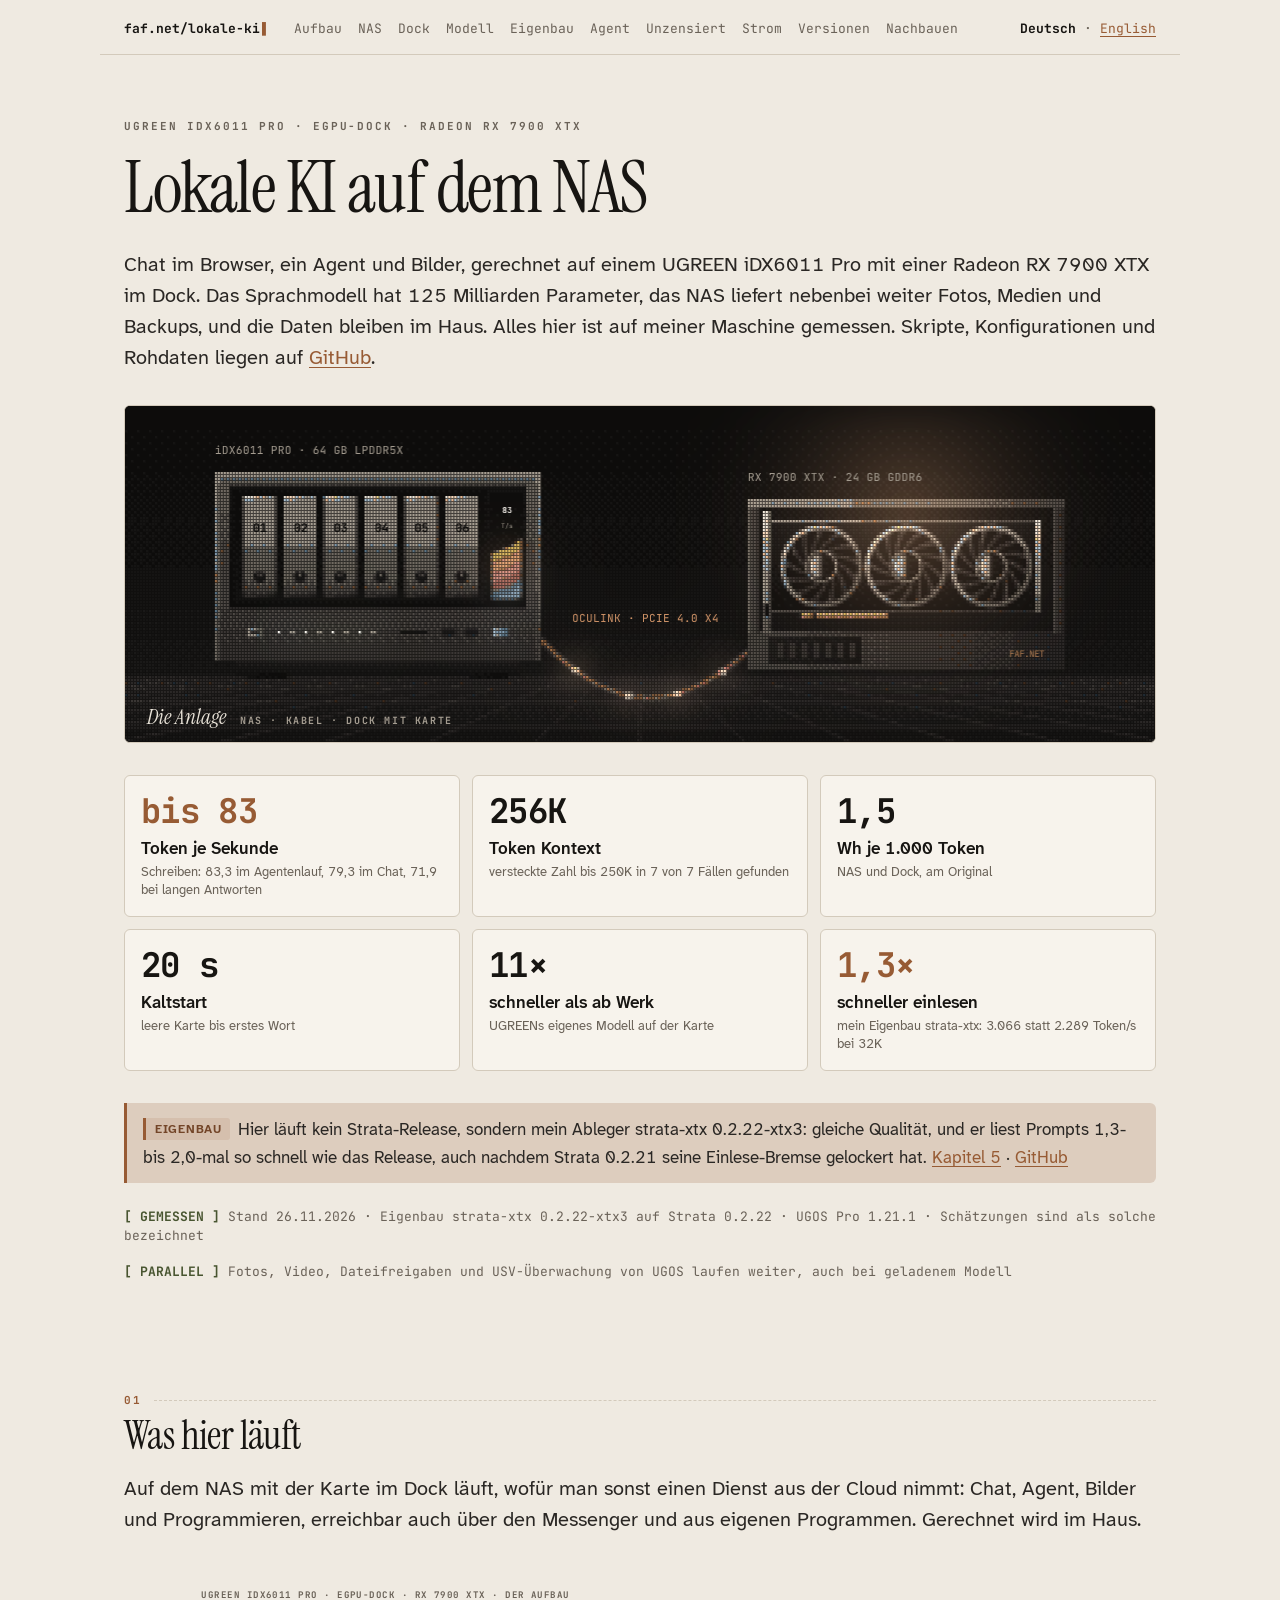
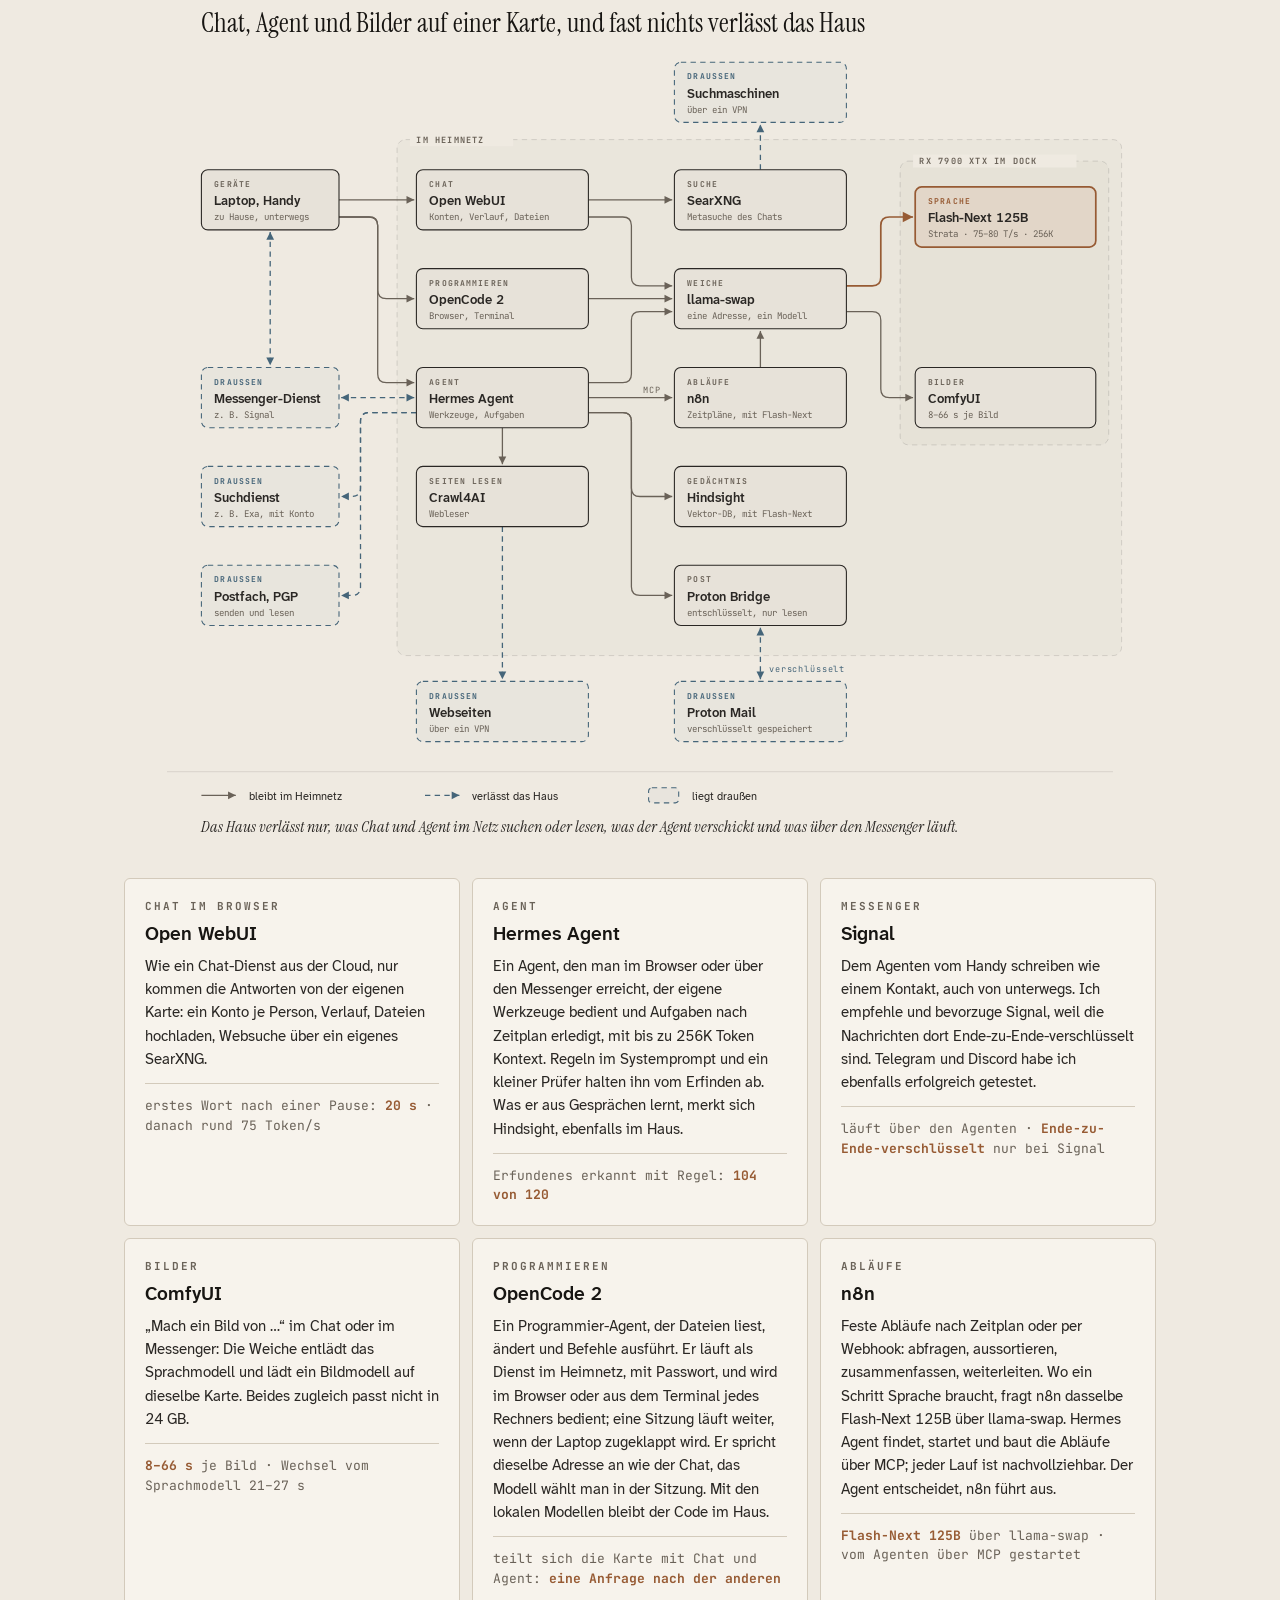
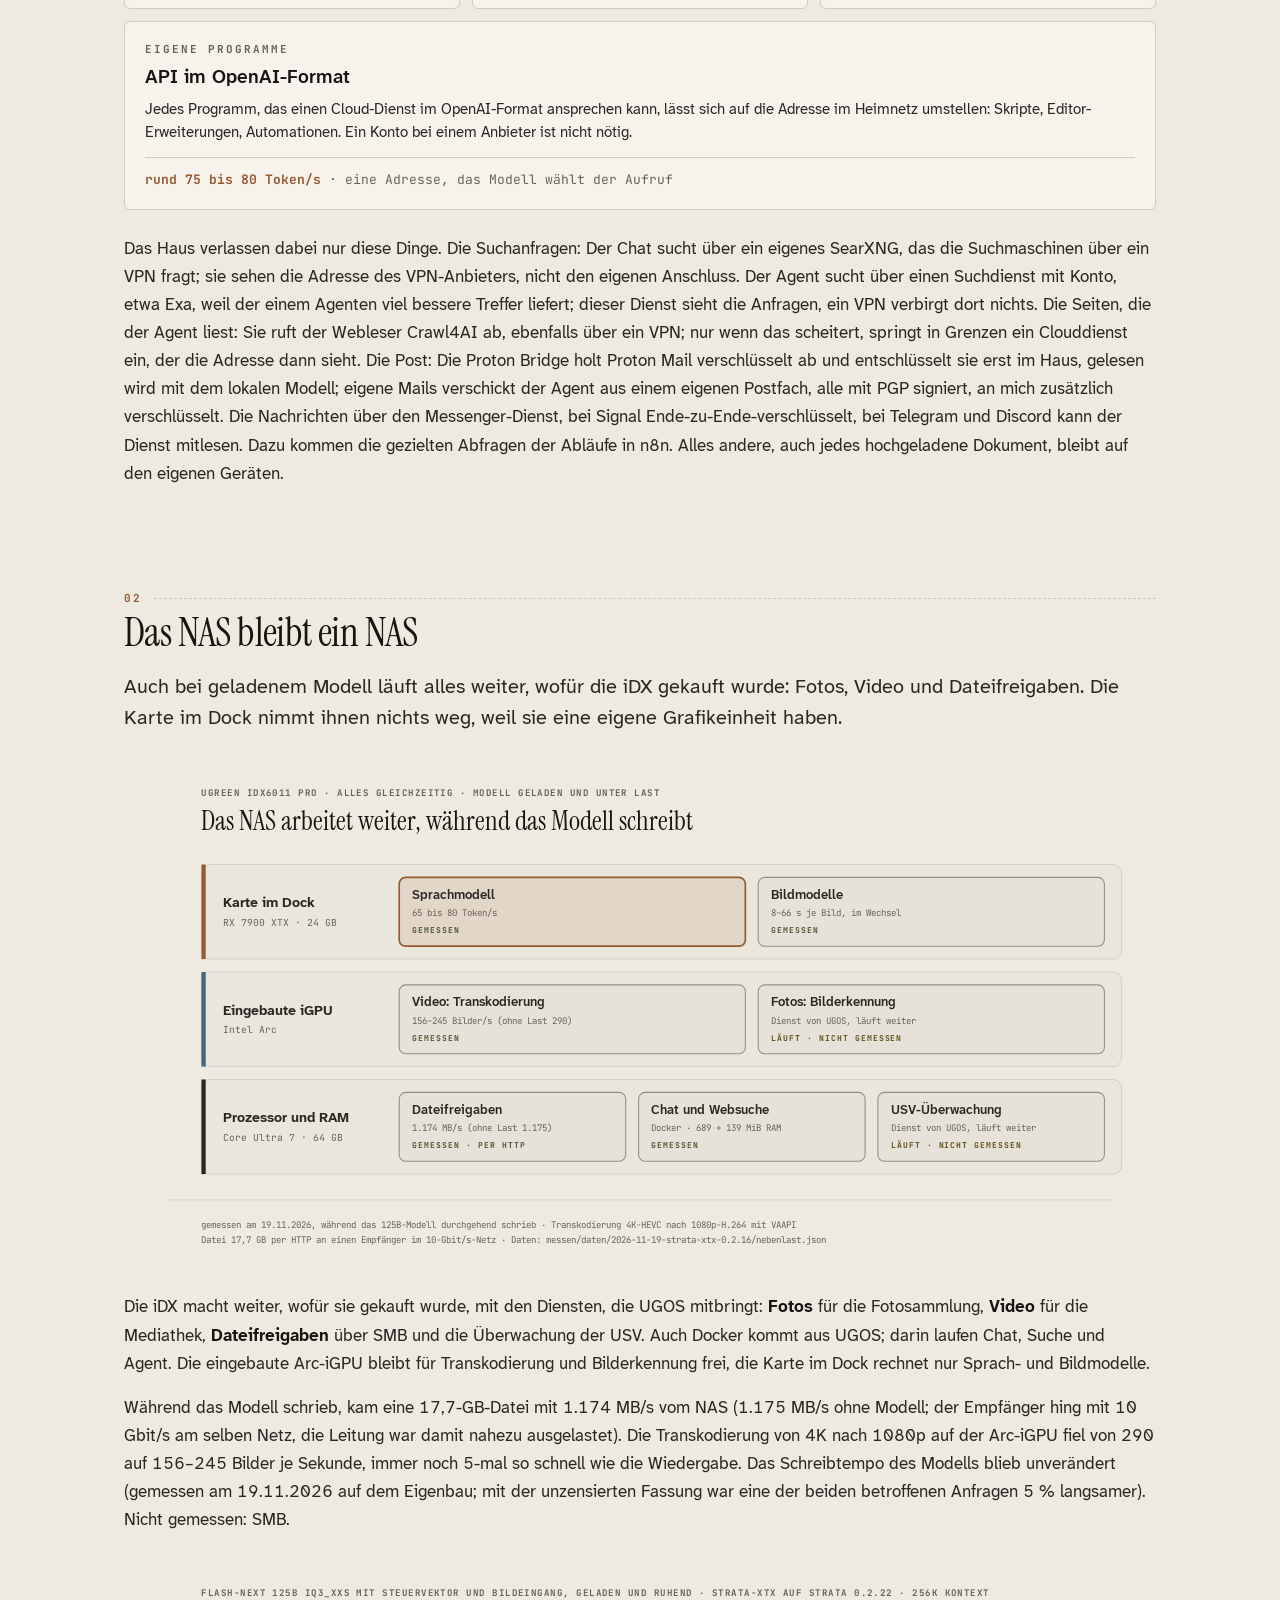
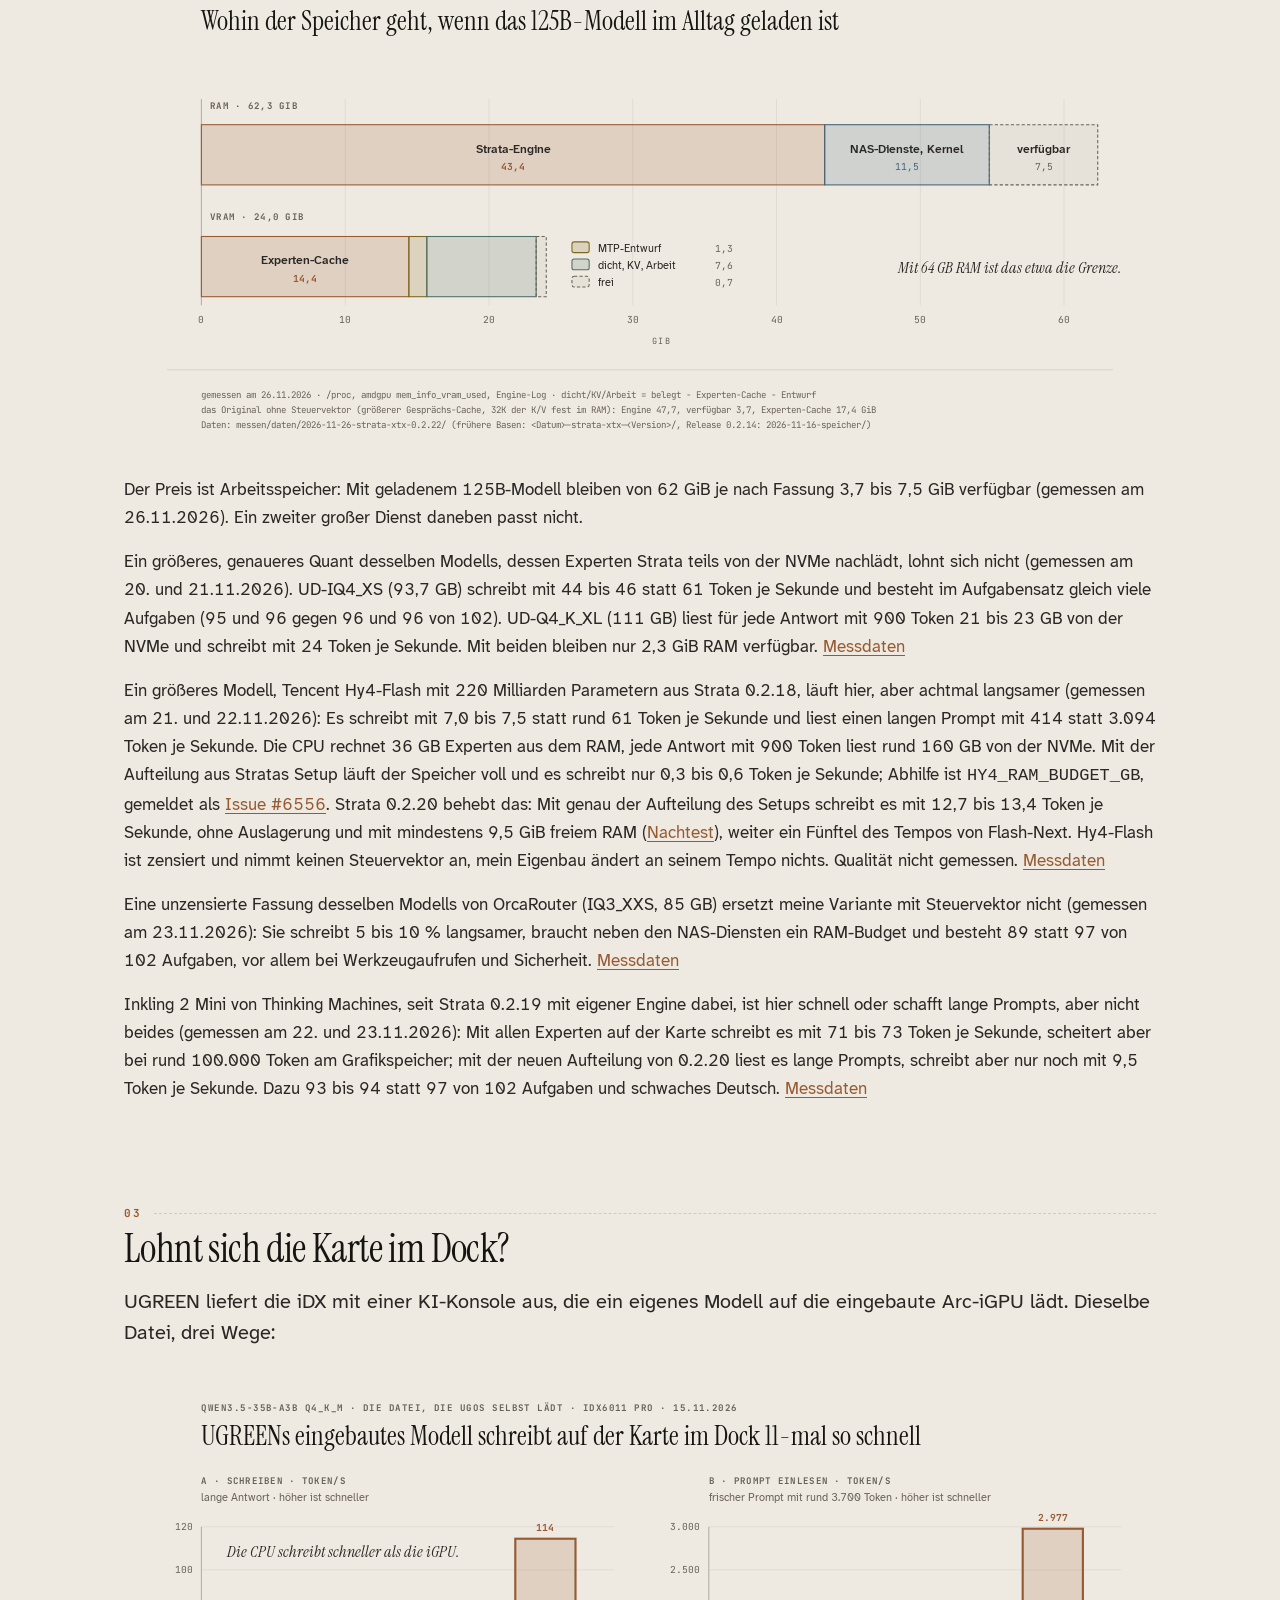
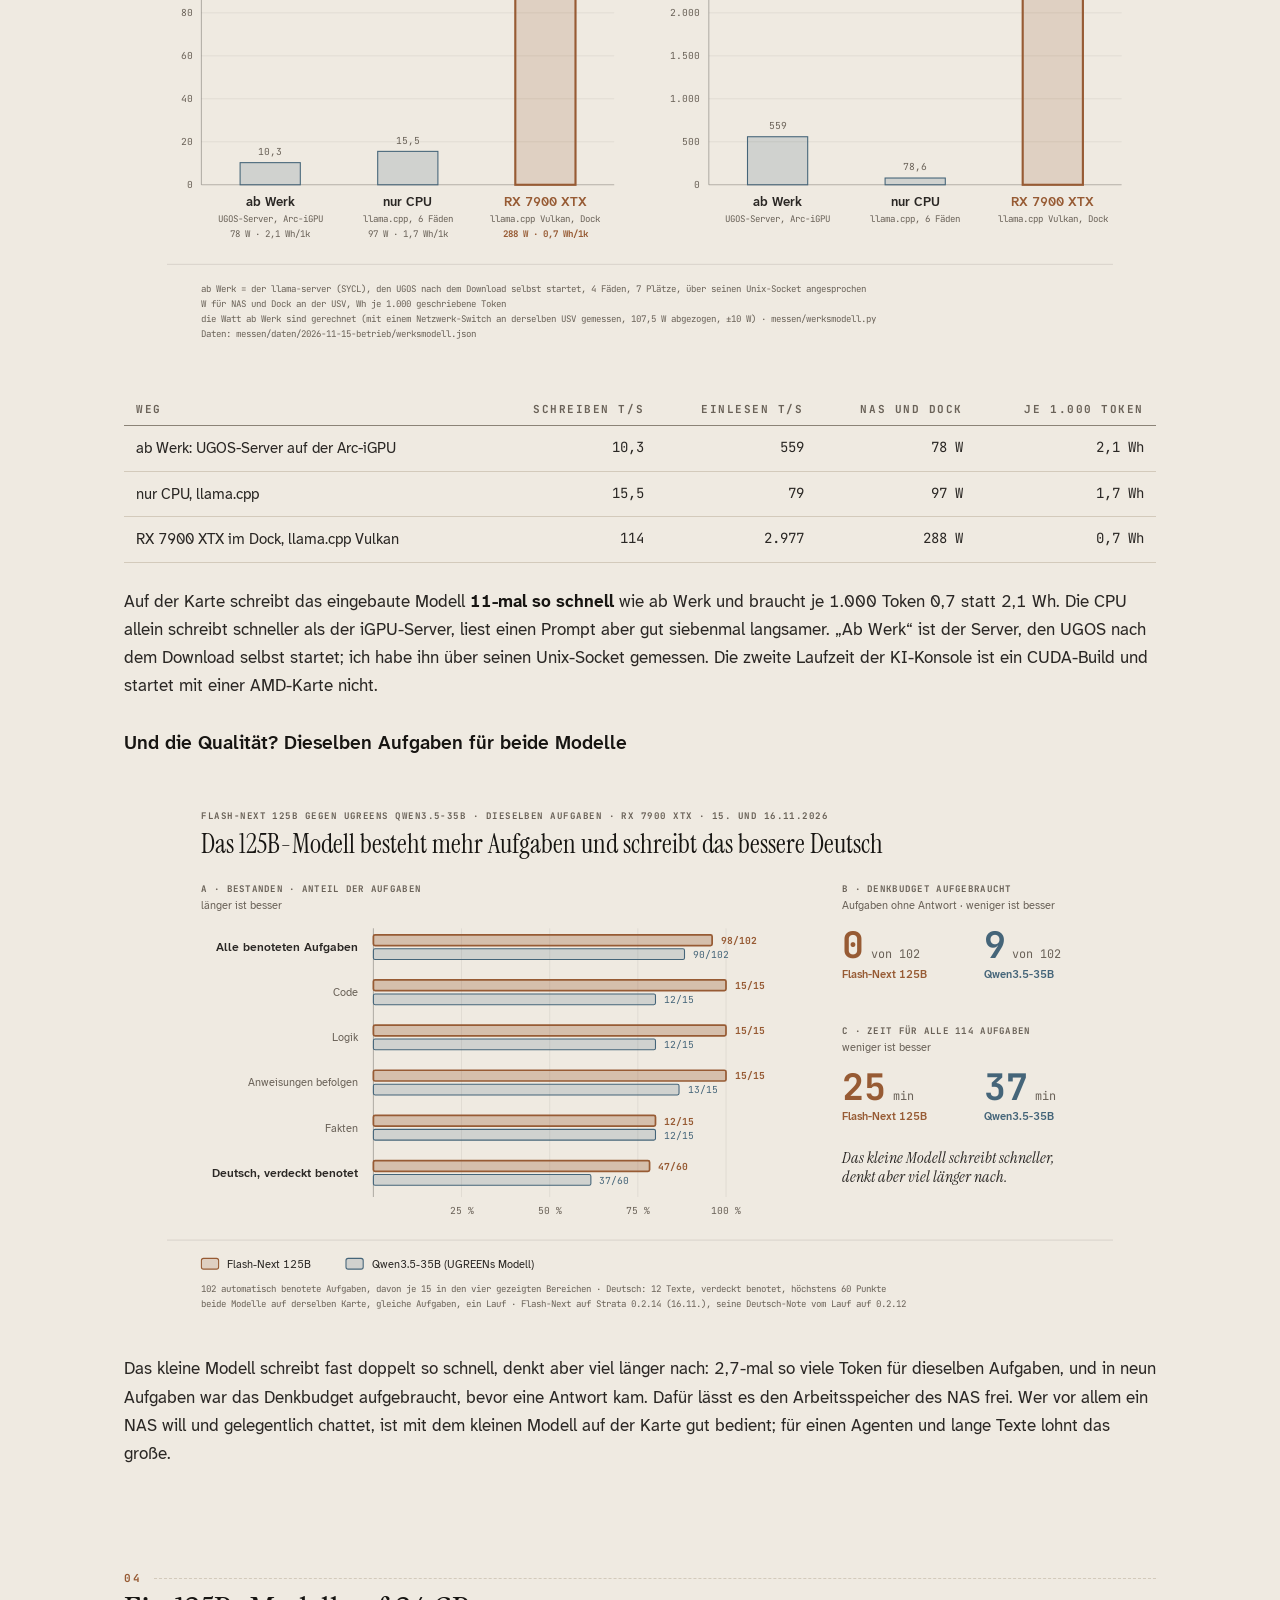
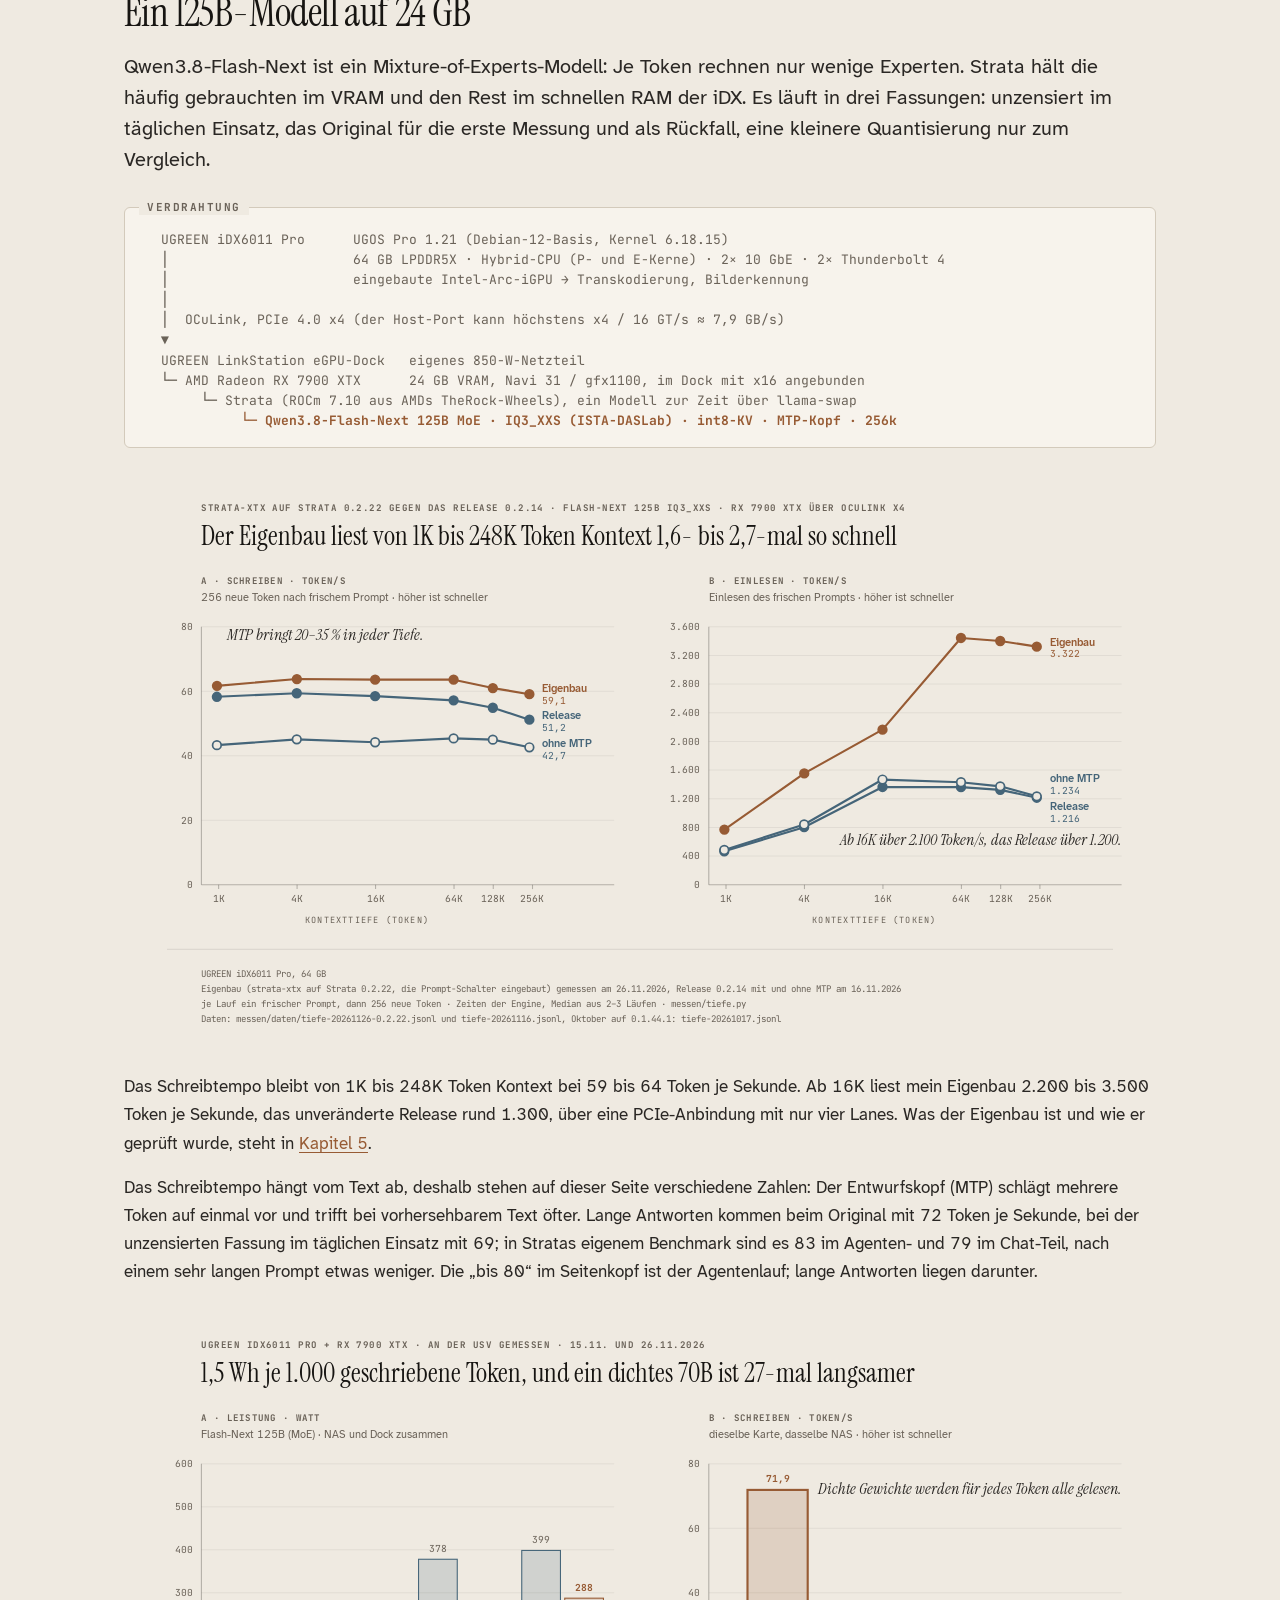
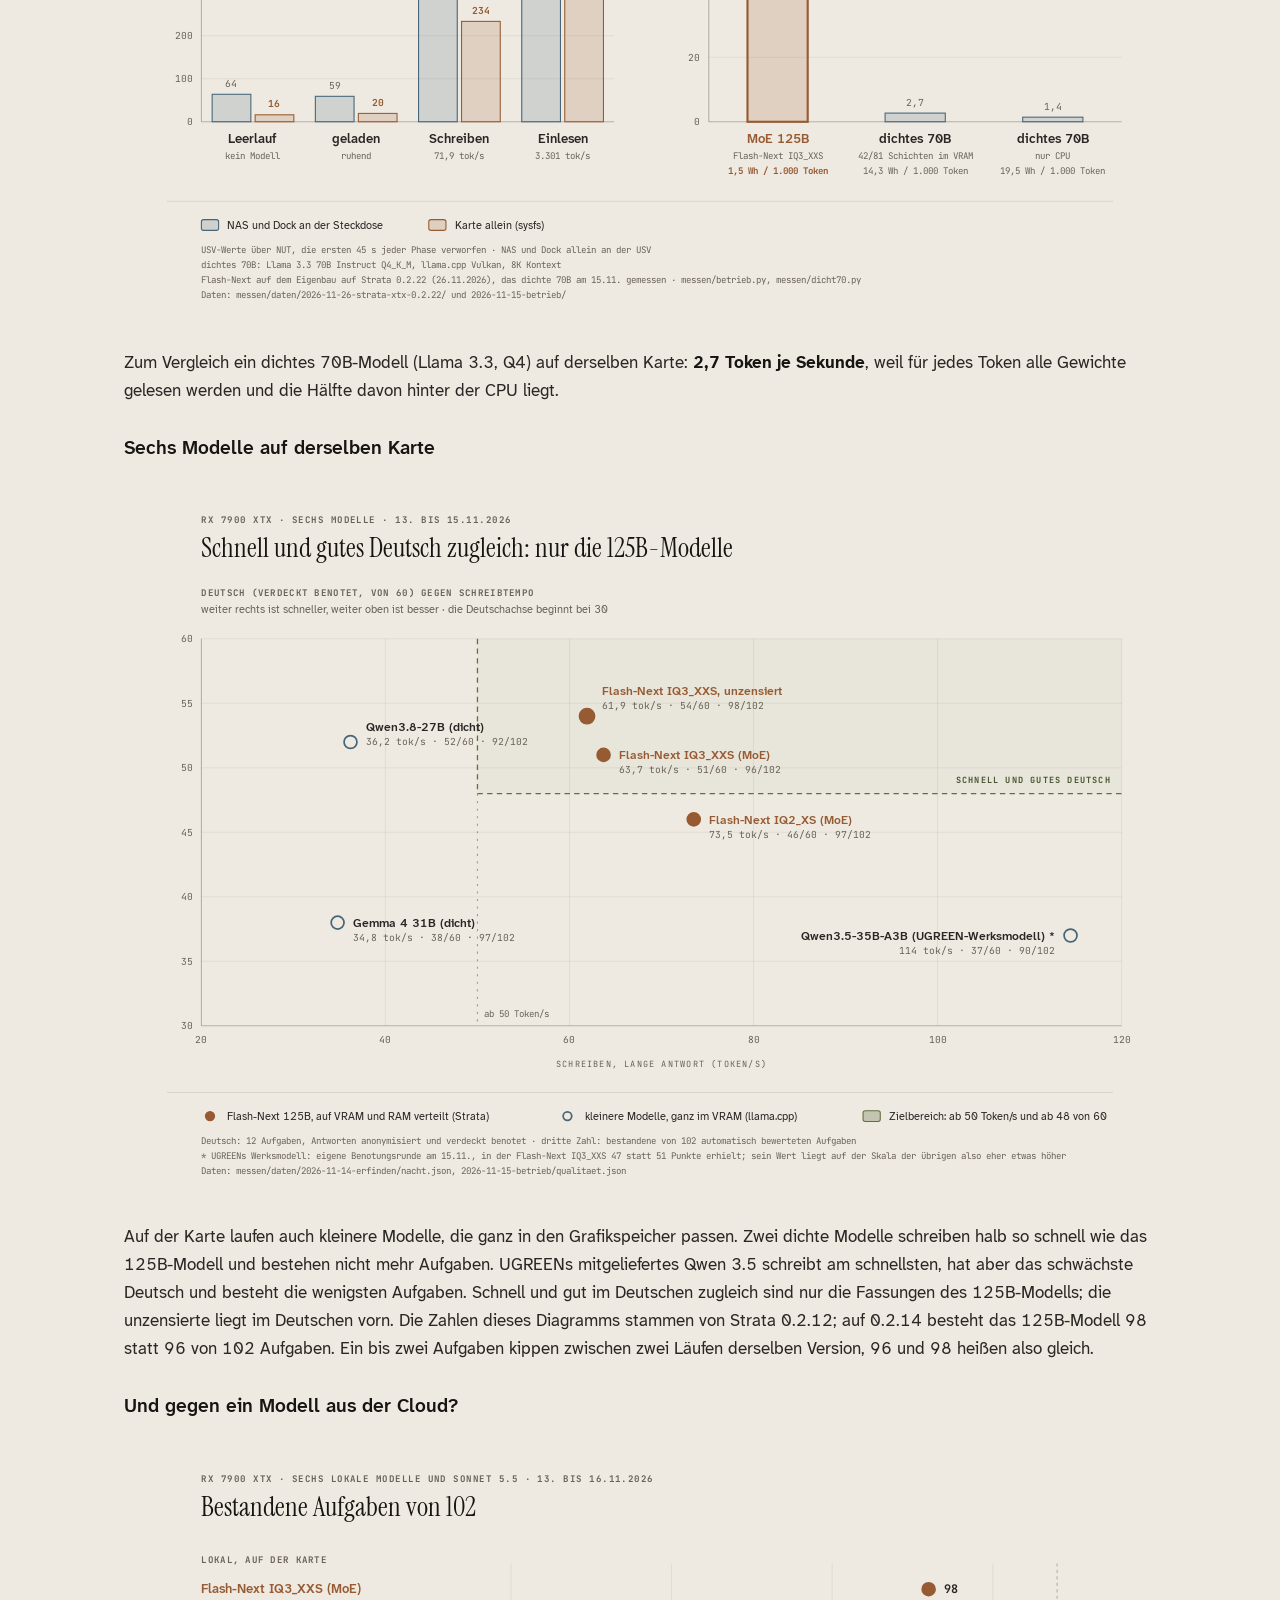
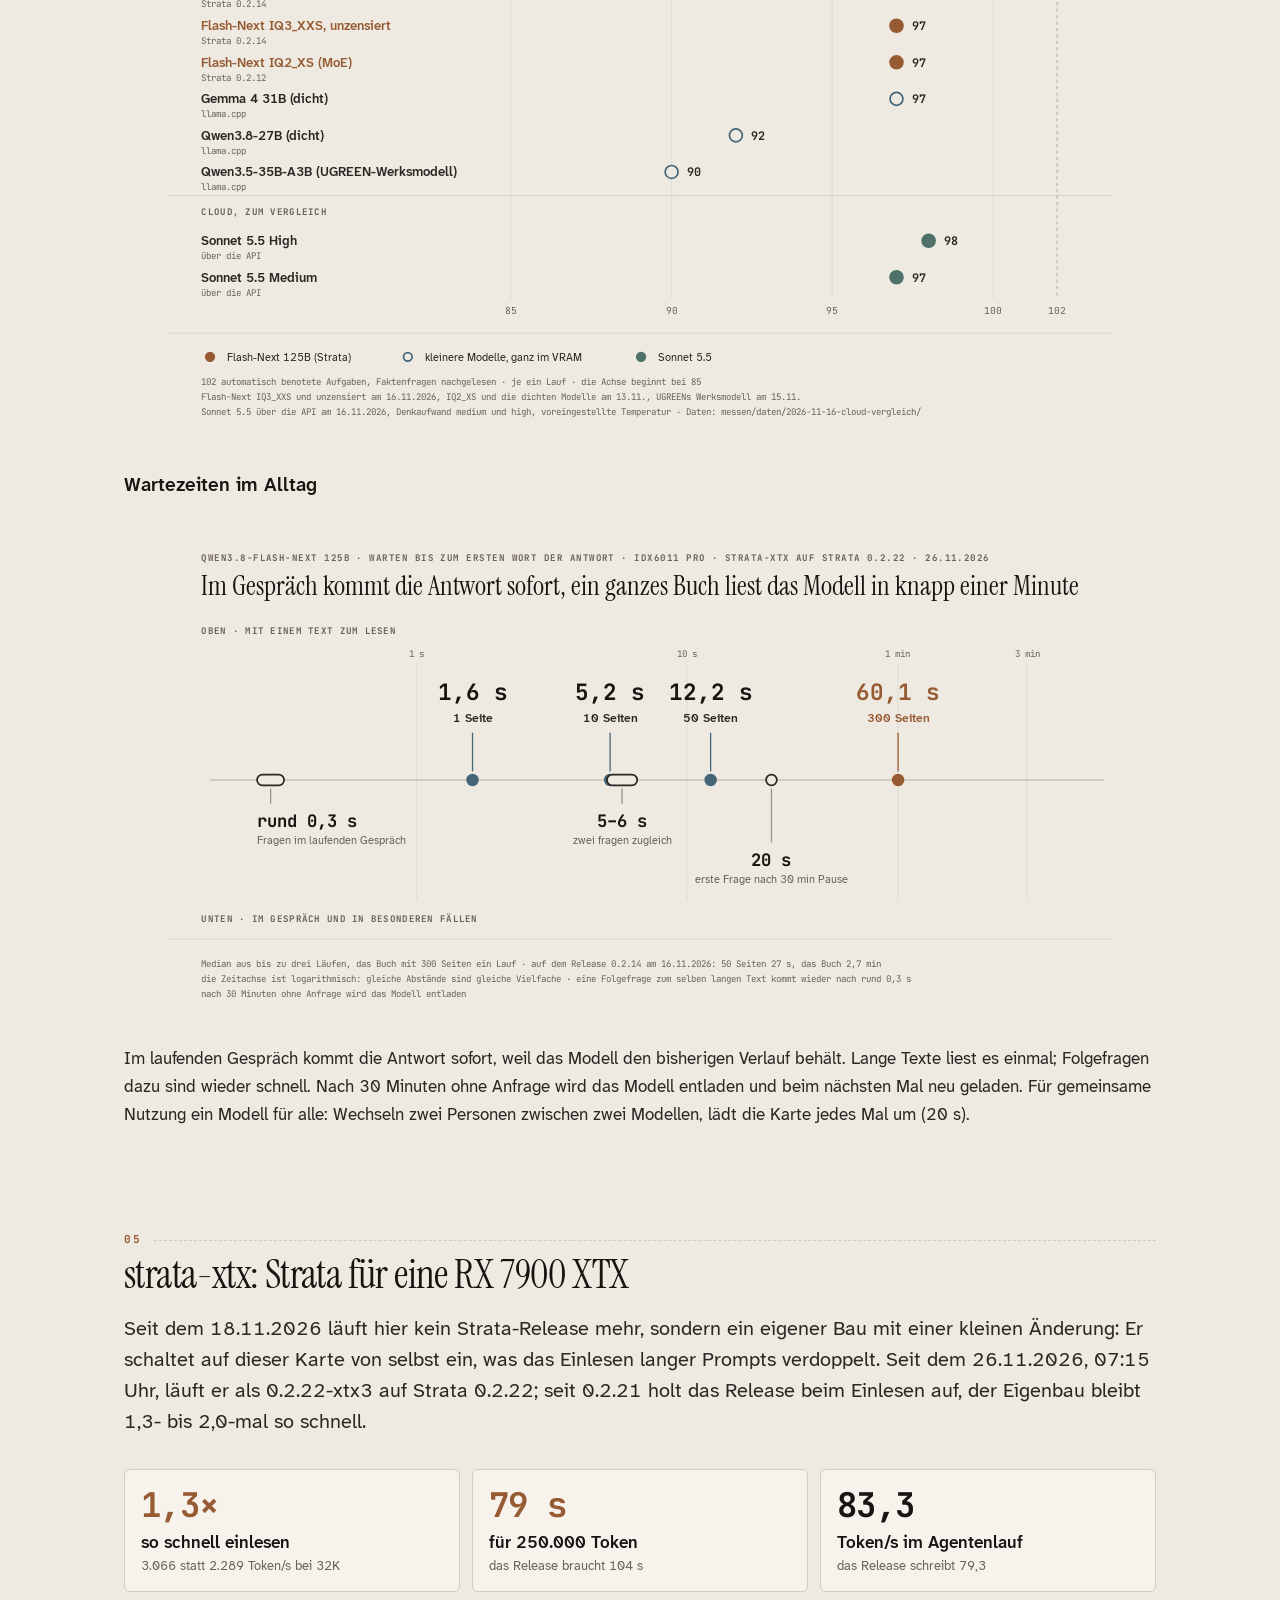
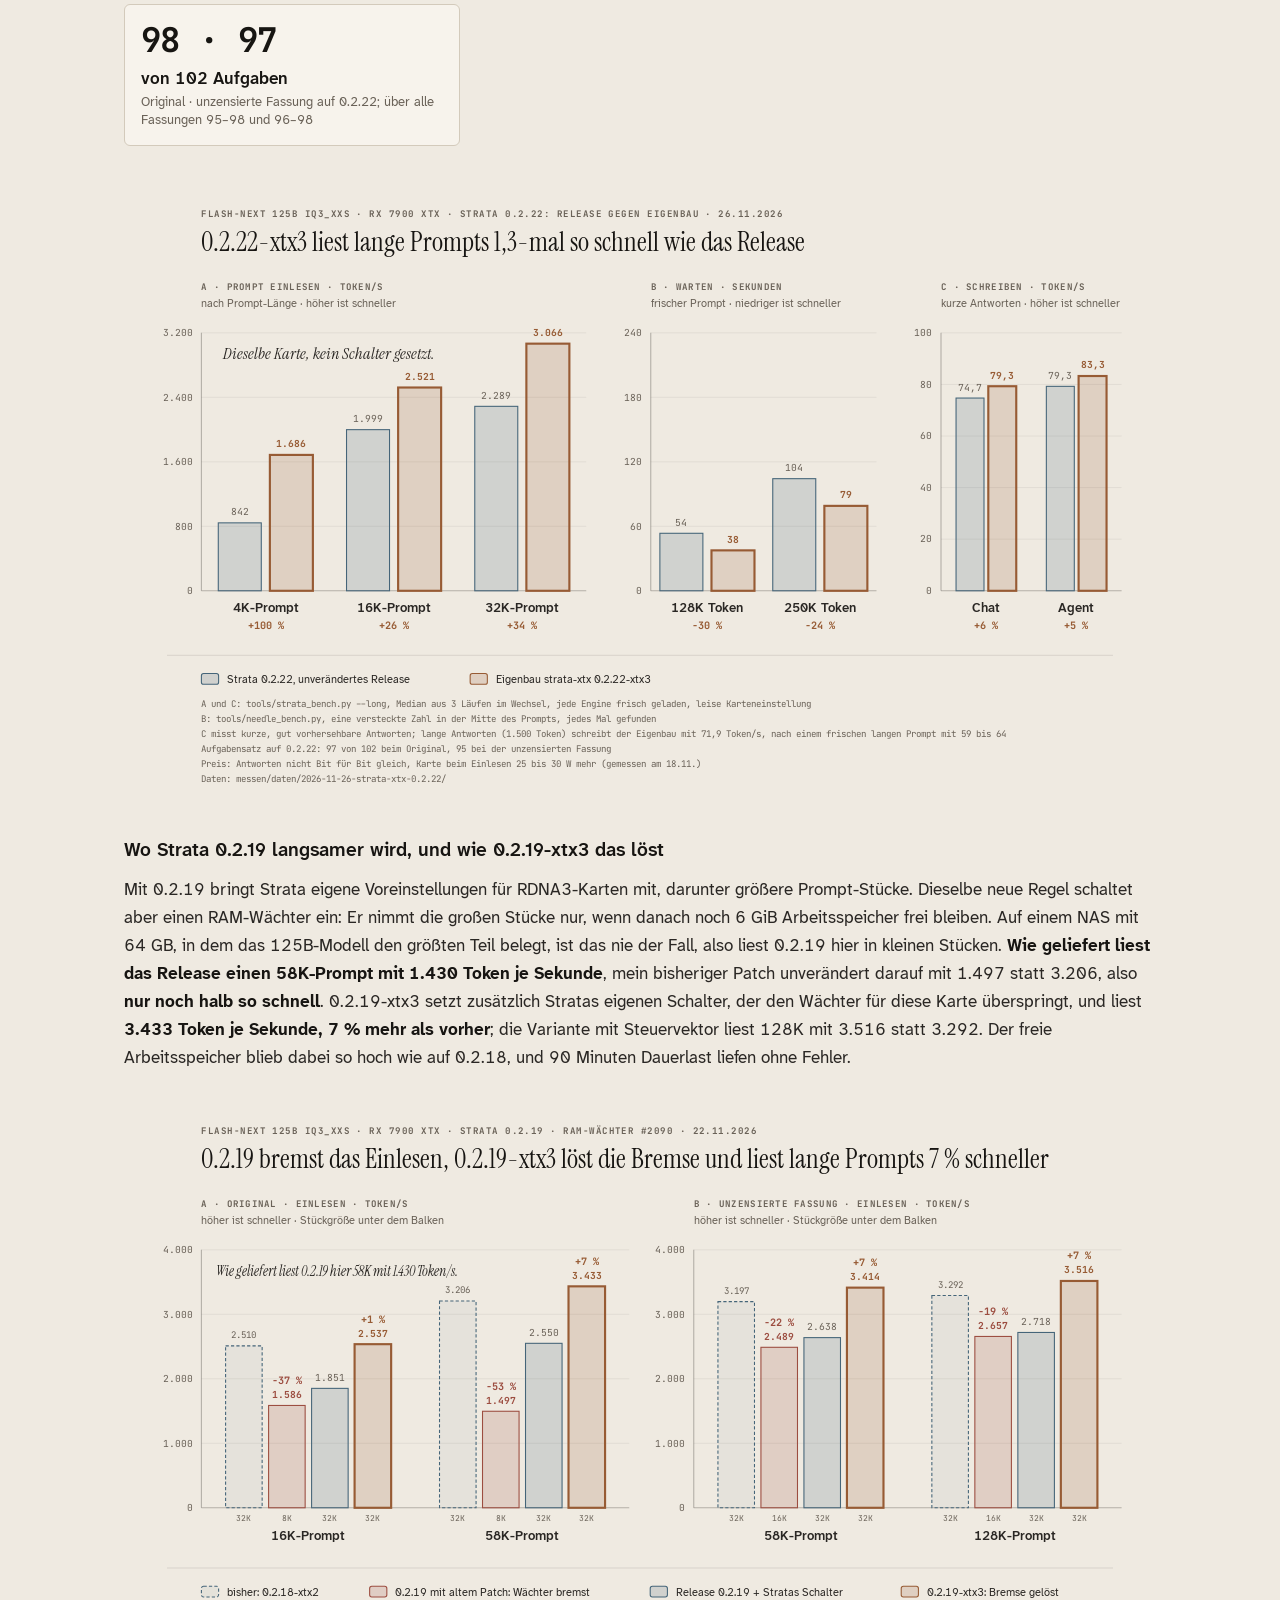
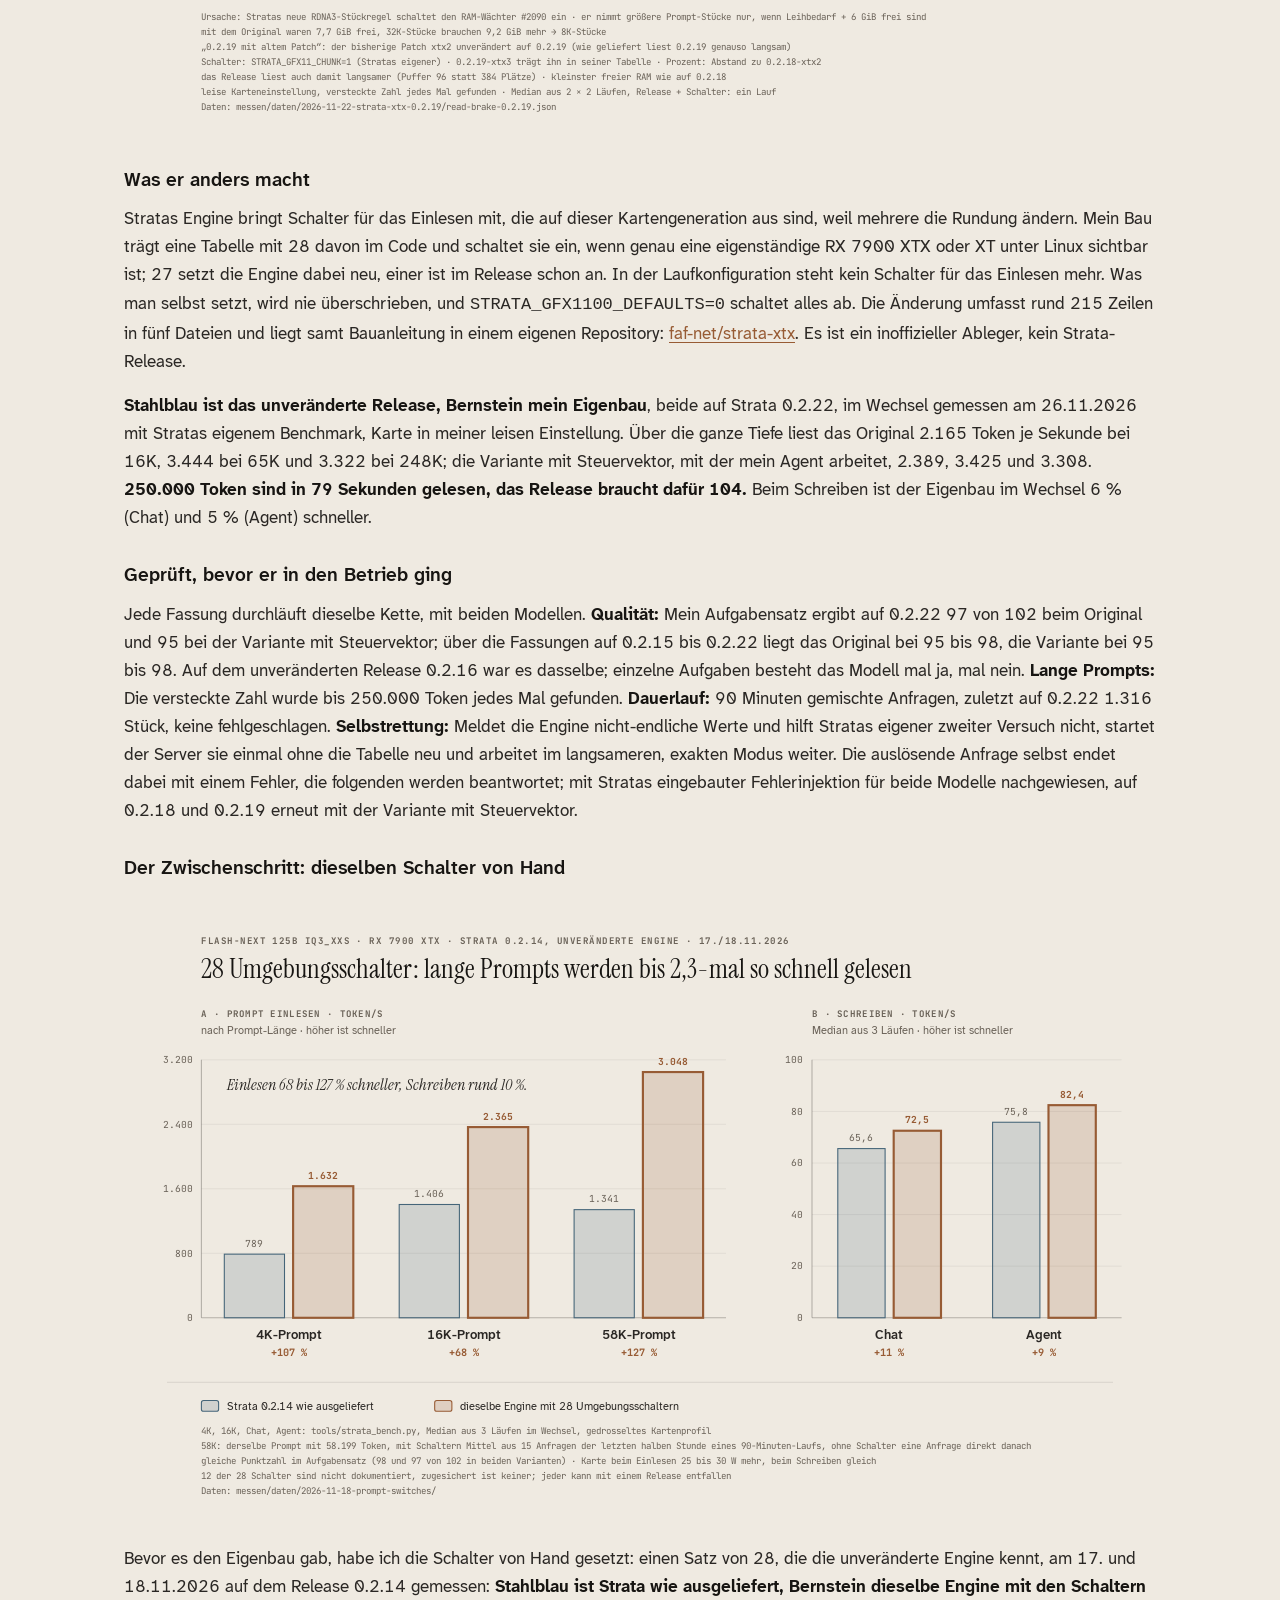
<file: lokale-ki/index.html>
<!DOCTYPE html>
<html lang="de">
<head>
<meta charset="utf-8">
<meta name="viewport" content="width=device-width, initial-scale=1">
<title>Lokale KI auf dem NAS: UGREEN iDX6011 Pro mit RX 7900 XTX</title>
<meta name="description" content="Ein 125B-Sprachmodell auf dem UGREEN iDX6011 Pro mit Radeon RX 7900 XTX im eGPU-Dock. Gemessen: Tempo, Strom, Wartezeit und Risiken. Rohdaten auf GitHub.">
<link rel="canonical" href="https://faf.net/lokale-ki/">
<link rel="icon" href="/favicon.svg" type="image/svg+xml">
<link rel="alternate" hreflang="de" href="https://faf.net/lokale-ki/">
<link rel="alternate" hreflang="en" href="https://faf.net/local-ai/">
<link rel="alternate" hreflang="x-default" href="https://faf.net/local-ai/">
<meta property="og:title" content="Lokale KI auf dem NAS">
<meta property="og:description" content="Ein 125B-Sprachmodell auf dem UGREEN iDX6011 Pro mit Radeon RX 7900 XTX im eGPU-Dock. Gemessen: Tempo, Strom, Wartezeit und Risiken. Rohdaten auf GitHub.">
<meta property="og:type" content="article">
<meta property="og:url" content="https://faf.net/lokale-ki/">
<meta property="og:image" content="https://faf.net/lokale-ki/og-de.png">
<meta property="og:site_name" content="faf.net">
<meta property="og:locale" content="de_DE">
<meta name="twitter:card" content="summary_large_image">
<script type="application/ld+json">{"@context": "https://schema.org", "@type": "TechArticle", "headline": "Lokale KI auf dem NAS: UGREEN iDX6011 Pro mit RX 7900 XTX", "description": "Ein 125B-Sprachmodell auf dem UGREEN iDX6011 Pro mit Radeon RX 7900 XTX im eGPU-Dock. Gemessen: Tempo, Strom, Wartezeit und Risiken. Rohdaten auf GitHub.", "inLanguage": "de", "url": "https://faf.net/lokale-ki/", "mainEntityOfPage": "https://faf.net/lokale-ki/", "image": "https://faf.net/lokale-ki/og-de.png", "datePublished": "2026-11-15", "dateModified": "2026-11-26", "author": {"@type": "Person", "name": "Frank", "url": "https://faf.net/"}, "publisher": {"@type": "Person", "name": "Frank", "url": "https://faf.net/"}, "isPartOf": {"@type": "WebSite", "name": "faf.net", "url": "https://faf.net/"}, "license": "https://opensource.org/license/mit", "about": ["UGREEN iDX6011 Pro", "Radeon RX 7900 XTX", "eGPU", "OCuLink", "llama.cpp", "lokales Sprachmodell"], "sameAs": "https://github.com/faf-net/ugreen-idx6011-egpu-llm"}</script>
<meta name="color-scheme" content="dark light">
<link rel="preload" href="fonts/atkinson-400.woff2" as="font" type="font/woff2" crossorigin>
<link rel="stylesheet" href="idx.css?v=93130e13">
</head>
<body>
<header class="kopf">
  <a class="marke" href="./"><span class="pfad">faf.net/lokale-ki</span><span class="cursor" aria-hidden="true">▌</span></a>
  <nav aria-label="Abschnitte"><a href="#anlage">Aufbau</a><a href="#nas">NAS</a><a href="#dock">Dock</a><a href="#modell">Modell</a><a href="#eigenbau">Eigenbau</a><a href="#agent">Agent</a><a href="#vektor">Unzensiert</a><a href="#strom">Strom</a><a href="#versionen">Versionen</a><a href="#nachbauen">Nachbauen</a></nav>
  <div class="sprache"><b>Deutsch</b> · <a href="../local-ai/" hreflang="en" lang="en">English</a></div>
</header>
<main>
<section class="auftakt">
  <p class="dach">UGREEN iDX6011 Pro · eGPU-Dock · Radeon RX 7900 XTX</p>
  <h1>Lokale KI auf dem NAS</h1>
  <p class="vorspann">Chat im Browser, ein Agent und Bilder, gerechnet auf einem UGREEN iDX6011 Pro mit einer Radeon RX 7900 XTX im Dock. Das Sprachmodell hat 125 Milliarden Parameter, das NAS liefert nebenbei weiter Fotos, Medien und Backups, und die Daten bleiben im Haus. Alles hier ist auf meiner Maschine gemessen. Skripte, Konfigurationen und Rohdaten liegen auf <a href="https://github.com/faf-net/ugreen-idx6011-egpu-llm/blob/main/README.de.md">GitHub</a>.</p>
  <figure class="szene"><img src="bilder/anlage.png?v=a67ebbff" srcset="bilder/anlage.png?v=a67ebbff 1x, bilder/anlage@2x.png?v=6bec60f8 2x" width="1032" height="336" alt="Textgrafik: links das NAS mit sechs Einschüben, rechts das Dock mit der Grafikkarte und drei Lüftern, dazwischen das leuchtende OCuLink-Kabel."><figcaption><span class="name">Die Anlage</span><span class="teile">NAS · Kabel · Dock mit Karte</span></figcaption></figure>
  <div class="kacheln"><div class="kachel haupt"><div class="wert">bis 83</div><div class="was">Token je Sekunde</div><div class="neben">Schreiben: 83,3 im Agentenlauf, 79,3 im Chat, 71,9 bei langen Antworten</div></div><div class="kachel"><div class="wert">256K</div><div class="was">Token Kontext</div><div class="neben">versteckte Zahl bis 250K in 7 von 7 Fällen gefunden</div></div><div class="kachel"><div class="wert">1,5</div><div class="was">Wh je 1.000 Token</div><div class="neben">NAS und Dock, am Original</div></div><div class="kachel"><div class="wert">20 s</div><div class="was">Kaltstart</div><div class="neben">leere Karte bis erstes Wort</div></div><div class="kachel"><div class="wert">11×</div><div class="was">schneller als ab Werk</div><div class="neben">UGREENs eigenes Modell auf der Karte</div></div><div class="kachel haupt"><div class="wert">1,3×</div><div class="was">schneller einlesen</div><div class="neben">mein Eigenbau strata-xtx: 3.066 statt 2.289 Token/s bei 32K</div></div></div>
  <p class="band bernstein"><span class="pille bernstein">EIGENBAU</span>Hier läuft kein Strata-Release, sondern mein Ableger strata-xtx 0.2.22-xtx3: gleiche Qualität, und er liest Prompts 1,3- bis 2,0-mal so schnell wie das Release, auch nachdem Strata 0.2.21 seine Einlese-Bremse gelockert hat. <a href="#eigenbau">Kapitel 5</a> · <a href="https://github.com/faf-net/strata-xtx">GitHub</a></p>
  <p class="status"><span class="konsole">[ GEMESSEN ]</span> Stand 26.11.2026 · Eigenbau strata-xtx 0.2.22-xtx3 auf Strata 0.2.22 · UGOS Pro 1.21.1 · Schätzungen sind als solche bezeichnet</p>
  <p class="status"><span class="konsole">[ PARALLEL ]</span> Fotos, Video, Dateifreigaben und USV-Überwachung von UGOS laufen weiter, auch bei geladenem Modell</p>
</section>
<section id="anlage"><div class="nr">01</div><h2>Was hier läuft</h2><p class="vorspann">Auf dem NAS mit der Karte im Dock läuft, wofür man sonst einen Dienst aus der Cloud nimmt: Chat, Agent, Bilder und Programmieren, erreichbar auch über den Messenger und aus eigenen Programmen. Gerechnet wird im Haus.</p>
<figure class="bild"><div class="rollen"><svg viewBox="0 0 960 832" xmlns="http://www.w3.org/2000/svg" role="img" aria-labelledby="aufbau-de-title aufbau-de-desc"><title id="aufbau-de-title">Chat, Agent und Bilder auf einer Karte, und fast nichts verlässt das Haus</title><desc id="aufbau-de-desc">Laptop und Handy, zu Hause oder unterwegs, sprechen mit Open WebUI, OpenCode 2 und Hermes Agent, mit dem Agenten auch über einen Messenger-Dienst. Alle drei fragen das Sprachmodell über die Weiche llama-swap, die auf der RX 7900 XTX entweder Flash-Next 125B oder ComfyUI lädt. Der Chat sucht über SearXNG, das Suchmaschinen über ein VPN fragt. Der Agent sucht über einen Suchdienst mit Konto, liest Webseiten über Crawl4AI und ein VPN, startet Abläufe in n8n über MCP, liest die Post über die Proton Bridge, die sie im Haus entschlüsselt (Proton Mail draußen speichert sie verschlüsselt), merkt sich Gespräche in Hindsight und nutzt ein eigenes Postfach mit PGP: alle signiert, an mich zusätzlich verschlüsselt; Mails von mir entschlüsselt er im Haus und prüft die Signatur. Gestrichelt ist, was das Haus verlässt.</desc><text x="72.0" y="36.0" font-size="8.5" font-family="'JetBrains Mono', Consolas, monospace" font-weight="500" letter-spacing="0.16em" style="fill:var(--gedaempft)">UGREEN IDX6011 PRO · EGPU-DOCK · RX 7900 XTX · DER AUFBAU</text><text x="72.0" y="68.0" font-size="25" font-family="'Instrument Serif', Georgia, serif" style="fill:var(--fett)">Chat, Agent und Bilder auf einer Karte, und fast nichts verlässt das Haus</text><defs><marker id="pf-de" markerWidth="8" markerHeight="8" refX="7" refY="4" orient="auto"><path d="M1,1 L7,4 L1,7 z" style="fill:var(--gedaempft)"/></marker><marker id="pf-de-a" markerWidth="8" markerHeight="8" refX="7" refY="4" orient="auto"><path d="M1,1 L7,4 L1,7 z" style="fill:var(--bernstein)"/></marker><marker id="pf-de-s" markerWidth="8" markerHeight="8" refX="7" refY="4" orient="auto"><path d="M1,1 L7,4 L1,7 z" style="fill:var(--stahl)"/></marker><marker id="pf-de-s2" markerWidth="8" markerHeight="8" refX="7" refY="4" orient="auto-start-reverse"><path d="M1,1 L7,4 L1,7 z" style="fill:var(--stahl)"/></marker></defs><rect x="254" y="168" width="674" height="480" rx="8" fill-opacity="0.025" stroke-opacity="0.16" stroke-width="0.8" stroke-dasharray="5,4" style="fill:var(--schrift);stroke:var(--schrift)"/><rect x="266" y="162" width="96" height="12" style="fill:var(--grund)"/><text x="272.0" y="171.0" font-size="8" font-family="'JetBrains Mono', Consolas, monospace" font-weight="500" letter-spacing="0.14em" style="fill:var(--gedaempft)">IM HEIMNETZ</text><rect x="722" y="188" width="194" height="264" rx="8" fill-opacity="0.025" stroke-opacity="0.16" stroke-width="0.8" stroke-dasharray="5,4" style="fill:var(--schrift);stroke:var(--schrift)"/><rect x="734" y="182" width="152" height="12" style="fill:var(--grund)"/><text x="740.0" y="191.0" font-size="8" font-family="'JetBrains Mono', Consolas, monospace" font-weight="500" letter-spacing="0.14em" style="fill:var(--gedaempft)">RX 7900 XTX IM DOCK</text><path d="M 200,224 H 270" fill="none" stroke-width="1.2" marker-end="url(#pf-de)" style="stroke:var(--gedaempft)"/><path d="M 200,240 H 228 Q 236,240 236,248 V 308 Q 236,316 244,316 H 270" fill="none" stroke-width="1.2" marker-end="url(#pf-de)" style="stroke:var(--gedaempft)"/><path d="M 200,240 H 228 Q 236,240 236,248 V 386 Q 236,394 244,394 H 270" fill="none" stroke-width="1.2" marker-end="url(#pf-de)" style="stroke:var(--gedaempft)"/><path d="M 136,254 V 378" fill="none" stroke-width="1.2" stroke-dasharray="5,4" marker-start="url(#pf-de-s2)" marker-end="url(#pf-de-s2)" style="stroke:var(--stahl)"/><path d="M 202,408 H 270" fill="none" stroke-width="1.2" stroke-dasharray="5,4" marker-start="url(#pf-de-s2)" marker-end="url(#pf-de-s2)" style="stroke:var(--stahl)"/><path d="M 272,422 H 228 Q 220,422 220,430 V 492 Q 220,500 212,500 H 202" fill="none" stroke-width="1.2" stroke-dasharray="5,4" marker-end="url(#pf-de-s)" style="stroke:var(--stahl)"/><path d="M 272,422 H 228 Q 220,422 220,430 V 584 Q 220,592 212,592 H 202" fill="none" stroke-width="1.2" stroke-dasharray="5,4" marker-end="url(#pf-de-s)" style="stroke:var(--stahl)"/><path d="M 432,224 H 510" fill="none" stroke-width="1.2" marker-end="url(#pf-de)" style="stroke:var(--gedaempft)"/><path d="M 432,240 H 464 Q 472,240 472,248 V 296 Q 472,304 480,304 H 510" fill="none" stroke-width="1.2" marker-end="url(#pf-de)" style="stroke:var(--gedaempft)"/><path d="M 432,316 H 510" fill="none" stroke-width="1.2" marker-end="url(#pf-de)" style="stroke:var(--gedaempft)"/><path d="M 432,394 H 464 Q 472,394 472,386 V 336 Q 472,328 480,328 H 510" fill="none" stroke-width="1.2" marker-end="url(#pf-de)" style="stroke:var(--gedaempft)"/><path d="M 432,408 H 510" fill="none" stroke-width="1.2" marker-end="url(#pf-de)" style="stroke:var(--gedaempft)"/><path d="M 432,422 H 464 Q 472,422 472,430 V 492 Q 472,500 480,500 H 510" fill="none" stroke-width="1.2" marker-end="url(#pf-de)" style="stroke:var(--gedaempft)"/><path d="M 432,422 H 464 Q 472,422 472,430 V 584 Q 472,592 480,592 H 510" fill="none" stroke-width="1.2" marker-end="url(#pf-de)" style="stroke:var(--gedaempft)"/><path d="M 352,436 V 470" fill="none" stroke-width="1.2" marker-end="url(#pf-de)" style="stroke:var(--gedaempft)"/><path d="M 592,380 V 346" fill="none" stroke-width="1.2" marker-end="url(#pf-de)" style="stroke:var(--gedaempft)"/><path d="M 592,196 V 154" fill="none" stroke-width="1.2" stroke-dasharray="5,4" marker-end="url(#pf-de-s)" style="stroke:var(--stahl)"/><path d="M 352,528 V 670" fill="none" stroke-width="1.2" stroke-dasharray="5,4" marker-end="url(#pf-de-s)" style="stroke:var(--stahl)"/><path d="M 592,622 V 670" fill="none" stroke-width="1.2" stroke-dasharray="5,4" marker-start="url(#pf-de-s2)" marker-end="url(#pf-de-s2)" style="stroke:var(--stahl)"/><text x="600.0" y="663.0" font-size="8" font-family="'JetBrains Mono', Consolas, monospace" letter-spacing="0.1em" style="fill:var(--stahl)">verschlüsselt</text><path d="M 672,304 H 696 Q 704,304 704,296 V 248 Q 704,240 712,240 H 734" fill="none" stroke-width="1.6" marker-end="url(#pf-de-a)" style="stroke:var(--bernstein)"/><path d="M 672,328 H 696 Q 704,328 704,336 V 400 Q 704,408 712,408 H 734" fill="none" stroke-width="1.2" marker-end="url(#pf-de)" style="stroke:var(--gedaempft)"/><rect x="512" y="96" width="160" height="56" rx="6" style="fill:var(--grund)"/><rect x="512" y="96" width="160" height="56" rx="6" fill-opacity="0.04" stroke-width="1" stroke-dasharray="5,4" style="fill:var(--stahl);stroke:var(--stahl)"/><text x="524.0" y="112.0" font-size="7.5" font-family="'JetBrains Mono', Consolas, monospace" font-weight="500" letter-spacing="0.14em" style="fill:var(--stahl)">DRAUSSEN</text><text x="524.0" y="129.0" font-size="12" font-family="'Atkinson Hyperlegible Next', 'Segoe UI', sans-serif" font-weight="600" style="fill:var(--schrift)">Suchmaschinen</text><text x="524.0" y="143.0" font-size="8.5" font-family="'JetBrains Mono', Consolas, monospace" style="fill:var(--gedaempft)">über ein VPN</text><rect x="72" y="380" width="128" height="56" rx="6" style="fill:var(--grund)"/><rect x="72" y="380" width="128" height="56" rx="6" fill-opacity="0.04" stroke-width="1" stroke-dasharray="5,4" style="fill:var(--stahl);stroke:var(--stahl)"/><text x="84.0" y="396.0" font-size="7.5" font-family="'JetBrains Mono', Consolas, monospace" font-weight="500" letter-spacing="0.14em" style="fill:var(--stahl)">DRAUSSEN</text><text x="84.0" y="413.0" font-size="12" font-family="'Atkinson Hyperlegible Next', 'Segoe UI', sans-serif" font-weight="600" style="fill:var(--schrift)">Messenger-Dienst</text><text x="84.0" y="427.0" font-size="8.5" font-family="'JetBrains Mono', Consolas, monospace" style="fill:var(--gedaempft)">z. B. Signal</text><rect x="72" y="472" width="128" height="56" rx="6" style="fill:var(--grund)"/><rect x="72" y="472" width="128" height="56" rx="6" fill-opacity="0.04" stroke-width="1" stroke-dasharray="5,4" style="fill:var(--stahl);stroke:var(--stahl)"/><text x="84.0" y="488.0" font-size="7.5" font-family="'JetBrains Mono', Consolas, monospace" font-weight="500" letter-spacing="0.14em" style="fill:var(--stahl)">DRAUSSEN</text><text x="84.0" y="505.0" font-size="12" font-family="'Atkinson Hyperlegible Next', 'Segoe UI', sans-serif" font-weight="600" style="fill:var(--schrift)">Suchdienst</text><text x="84.0" y="519.0" font-size="8.5" font-family="'JetBrains Mono', Consolas, monospace" style="fill:var(--gedaempft)">z. B. Exa, mit Konto</text><rect x="72" y="564" width="128" height="56" rx="6" style="fill:var(--grund)"/><rect x="72" y="564" width="128" height="56" rx="6" fill-opacity="0.04" stroke-width="1" stroke-dasharray="5,4" style="fill:var(--stahl);stroke:var(--stahl)"/><text x="84.0" y="580.0" font-size="7.5" font-family="'JetBrains Mono', Consolas, monospace" font-weight="500" letter-spacing="0.14em" style="fill:var(--stahl)">DRAUSSEN</text><text x="84.0" y="597.0" font-size="12" font-family="'Atkinson Hyperlegible Next', 'Segoe UI', sans-serif" font-weight="600" style="fill:var(--schrift)">Postfach, PGP</text><text x="84.0" y="611.0" font-size="8.5" font-family="'JetBrains Mono', Consolas, monospace" style="fill:var(--gedaempft)">senden und lesen</text><rect x="272" y="672" width="160" height="56" rx="6" style="fill:var(--grund)"/><rect x="272" y="672" width="160" height="56" rx="6" fill-opacity="0.04" stroke-width="1" stroke-dasharray="5,4" style="fill:var(--stahl);stroke:var(--stahl)"/><text x="284.0" y="688.0" font-size="7.5" font-family="'JetBrains Mono', Consolas, monospace" font-weight="500" letter-spacing="0.14em" style="fill:var(--stahl)">DRAUSSEN</text><text x="284.0" y="705.0" font-size="12" font-family="'Atkinson Hyperlegible Next', 'Segoe UI', sans-serif" font-weight="600" style="fill:var(--schrift)">Webseiten</text><text x="284.0" y="719.0" font-size="8.5" font-family="'JetBrains Mono', Consolas, monospace" style="fill:var(--gedaempft)">über ein VPN</text><rect x="512" y="672" width="160" height="56" rx="6" style="fill:var(--grund)"/><rect x="512" y="672" width="160" height="56" rx="6" fill-opacity="0.04" stroke-width="1" stroke-dasharray="5,4" style="fill:var(--stahl);stroke:var(--stahl)"/><text x="524.0" y="688.0" font-size="7.5" font-family="'JetBrains Mono', Consolas, monospace" font-weight="500" letter-spacing="0.14em" style="fill:var(--stahl)">DRAUSSEN</text><text x="524.0" y="705.0" font-size="12" font-family="'Atkinson Hyperlegible Next', 'Segoe UI', sans-serif" font-weight="600" style="fill:var(--schrift)">Proton Mail</text><text x="524.0" y="719.0" font-size="8.5" font-family="'JetBrains Mono', Consolas, monospace" style="fill:var(--gedaempft)">verschlüsselt gespeichert</text><rect x="72" y="196" width="128" height="56" rx="6" style="fill:var(--grund)"/><rect x="72" y="196" width="128" height="56" rx="6" fill-opacity="0.04" stroke-width="1" style="fill:var(--schrift);stroke:var(--schrift)"/><text x="84.0" y="212.0" font-size="7.5" font-family="'JetBrains Mono', Consolas, monospace" font-weight="500" letter-spacing="0.14em" style="fill:var(--gedaempft)">GERÄTE</text><text x="84.0" y="229.0" font-size="12" font-family="'Atkinson Hyperlegible Next', 'Segoe UI', sans-serif" font-weight="600" style="fill:var(--schrift)">Laptop, Handy</text><text x="84.0" y="243.0" font-size="8.5" font-family="'JetBrains Mono', Consolas, monospace" style="fill:var(--gedaempft)">zu Hause, unterwegs</text><text x="491.0" y="404.0" font-size="8" font-family="'JetBrains Mono', Consolas, monospace" text-anchor="middle" letter-spacing="0.1em" style="fill:var(--gedaempft)">MCP</text><rect x="272" y="196" width="160" height="56" rx="6" style="fill:var(--grund)"/><rect x="272" y="196" width="160" height="56" rx="6" fill-opacity="0.04" stroke-width="1" style="fill:var(--schrift);stroke:var(--schrift)"/><text x="284.0" y="212.0" font-size="7.5" font-family="'JetBrains Mono', Consolas, monospace" font-weight="500" letter-spacing="0.14em" style="fill:var(--gedaempft)">CHAT</text><text x="284.0" y="229.0" font-size="12" font-family="'Atkinson Hyperlegible Next', 'Segoe UI', sans-serif" font-weight="600" style="fill:var(--schrift)">Open WebUI</text><text x="284.0" y="243.0" font-size="8.5" font-family="'JetBrains Mono', Consolas, monospace" style="fill:var(--gedaempft)">Konten, Verlauf, Dateien</text><rect x="272" y="288" width="160" height="56" rx="6" style="fill:var(--grund)"/><rect x="272" y="288" width="160" height="56" rx="6" fill-opacity="0.04" stroke-width="1" style="fill:var(--schrift);stroke:var(--schrift)"/><text x="284.0" y="304.0" font-size="7.5" font-family="'JetBrains Mono', Consolas, monospace" font-weight="500" letter-spacing="0.14em" style="fill:var(--gedaempft)">PROGRAMMIEREN</text><text x="284.0" y="321.0" font-size="12" font-family="'Atkinson Hyperlegible Next', 'Segoe UI', sans-serif" font-weight="600" style="fill:var(--schrift)">OpenCode 2</text><text x="284.0" y="335.0" font-size="8.5" font-family="'JetBrains Mono', Consolas, monospace" style="fill:var(--gedaempft)">Browser, Terminal</text><rect x="272" y="380" width="160" height="56" rx="6" style="fill:var(--grund)"/><rect x="272" y="380" width="160" height="56" rx="6" fill-opacity="0.04" stroke-width="1" style="fill:var(--schrift);stroke:var(--schrift)"/><text x="284.0" y="396.0" font-size="7.5" font-family="'JetBrains Mono', Consolas, monospace" font-weight="500" letter-spacing="0.14em" style="fill:var(--gedaempft)">AGENT</text><text x="284.0" y="413.0" font-size="12" font-family="'Atkinson Hyperlegible Next', 'Segoe UI', sans-serif" font-weight="600" style="fill:var(--schrift)">Hermes Agent</text><text x="284.0" y="427.0" font-size="8.5" font-family="'JetBrains Mono', Consolas, monospace" style="fill:var(--gedaempft)">Werkzeuge, Aufgaben</text><rect x="272" y="472" width="160" height="56" rx="6" style="fill:var(--grund)"/><rect x="272" y="472" width="160" height="56" rx="6" fill-opacity="0.04" stroke-width="1" style="fill:var(--schrift);stroke:var(--schrift)"/><text x="284.0" y="488.0" font-size="7.5" font-family="'JetBrains Mono', Consolas, monospace" font-weight="500" letter-spacing="0.14em" style="fill:var(--gedaempft)">SEITEN LESEN</text><text x="284.0" y="505.0" font-size="12" font-family="'Atkinson Hyperlegible Next', 'Segoe UI', sans-serif" font-weight="600" style="fill:var(--schrift)">Crawl4AI</text><text x="284.0" y="519.0" font-size="8.5" font-family="'JetBrains Mono', Consolas, monospace" style="fill:var(--gedaempft)">Webleser</text><rect x="512" y="196" width="160" height="56" rx="6" style="fill:var(--grund)"/><rect x="512" y="196" width="160" height="56" rx="6" fill-opacity="0.04" stroke-width="1" style="fill:var(--schrift);stroke:var(--schrift)"/><text x="524.0" y="212.0" font-size="7.5" font-family="'JetBrains Mono', Consolas, monospace" font-weight="500" letter-spacing="0.14em" style="fill:var(--gedaempft)">SUCHE</text><text x="524.0" y="229.0" font-size="12" font-family="'Atkinson Hyperlegible Next', 'Segoe UI', sans-serif" font-weight="600" style="fill:var(--schrift)">SearXNG</text><text x="524.0" y="243.0" font-size="8.5" font-family="'JetBrains Mono', Consolas, monospace" style="fill:var(--gedaempft)">Metasuche des Chats</text><rect x="512" y="288" width="160" height="56" rx="6" style="fill:var(--grund)"/><rect x="512" y="288" width="160" height="56" rx="6" fill-opacity="0.04" stroke-width="1" style="fill:var(--schrift);stroke:var(--schrift)"/><text x="524.0" y="304.0" font-size="7.5" font-family="'JetBrains Mono', Consolas, monospace" font-weight="500" letter-spacing="0.14em" style="fill:var(--gedaempft)">WEICHE</text><text x="524.0" y="321.0" font-size="12" font-family="'Atkinson Hyperlegible Next', 'Segoe UI', sans-serif" font-weight="600" style="fill:var(--schrift)">llama-swap</text><text x="524.0" y="335.0" font-size="8.5" font-family="'JetBrains Mono', Consolas, monospace" style="fill:var(--gedaempft)">eine Adresse, ein Modell</text><rect x="512" y="380" width="160" height="56" rx="6" style="fill:var(--grund)"/><rect x="512" y="380" width="160" height="56" rx="6" fill-opacity="0.04" stroke-width="1" style="fill:var(--schrift);stroke:var(--schrift)"/><text x="524.0" y="396.0" font-size="7.5" font-family="'JetBrains Mono', Consolas, monospace" font-weight="500" letter-spacing="0.14em" style="fill:var(--gedaempft)">ABLÄUFE</text><text x="524.0" y="413.0" font-size="12" font-family="'Atkinson Hyperlegible Next', 'Segoe UI', sans-serif" font-weight="600" style="fill:var(--schrift)">n8n</text><text x="524.0" y="427.0" font-size="8.5" font-family="'JetBrains Mono', Consolas, monospace" style="fill:var(--gedaempft)">Zeitpläne, mit Flash-Next</text><rect x="512" y="564" width="160" height="56" rx="6" style="fill:var(--grund)"/><rect x="512" y="564" width="160" height="56" rx="6" fill-opacity="0.04" stroke-width="1" style="fill:var(--schrift);stroke:var(--schrift)"/><text x="524.0" y="580.0" font-size="7.5" font-family="'JetBrains Mono', Consolas, monospace" font-weight="500" letter-spacing="0.14em" style="fill:var(--gedaempft)">POST</text><text x="524.0" y="597.0" font-size="12" font-family="'Atkinson Hyperlegible Next', 'Segoe UI', sans-serif" font-weight="600" style="fill:var(--schrift)">Proton Bridge</text><text x="524.0" y="611.0" font-size="8.5" font-family="'JetBrains Mono', Consolas, monospace" style="fill:var(--gedaempft)">entschlüsselt, nur lesen</text><rect x="512" y="472" width="160" height="56" rx="6" style="fill:var(--grund)"/><rect x="512" y="472" width="160" height="56" rx="6" fill-opacity="0.04" stroke-width="1" style="fill:var(--schrift);stroke:var(--schrift)"/><text x="524.0" y="488.0" font-size="7.5" font-family="'JetBrains Mono', Consolas, monospace" font-weight="500" letter-spacing="0.14em" style="fill:var(--gedaempft)">GEDÄCHTNIS</text><text x="524.0" y="505.0" font-size="12" font-family="'Atkinson Hyperlegible Next', 'Segoe UI', sans-serif" font-weight="600" style="fill:var(--schrift)">Hindsight</text><text x="524.0" y="519.0" font-size="8.5" font-family="'JetBrains Mono', Consolas, monospace" style="fill:var(--gedaempft)">Vektor-DB, mit Flash-Next</text><rect x="736" y="212" width="168" height="56" rx="6" style="fill:var(--grund)"/><rect x="736" y="212" width="168" height="56" rx="6" fill-opacity="0.14" stroke-width="1.6" style="fill:var(--bernstein);stroke:var(--bernstein)"/><text x="748.0" y="228.0" font-size="7.5" font-family="'JetBrains Mono', Consolas, monospace" font-weight="500" letter-spacing="0.14em" style="fill:var(--bernstein)">SPRACHE</text><text x="748.0" y="245.0" font-size="12" font-family="'Atkinson Hyperlegible Next', 'Segoe UI', sans-serif" font-weight="600" style="fill:var(--schrift)">Flash-Next 125B</text><text x="748.0" y="259.0" font-size="8.5" font-family="'JetBrains Mono', Consolas, monospace" style="fill:var(--gedaempft)">Strata · 75–80 T/s · 256K</text><rect x="736" y="380" width="168" height="56" rx="6" style="fill:var(--grund)"/><rect x="736" y="380" width="168" height="56" rx="6" fill-opacity="0.04" stroke-width="1" style="fill:var(--schrift);stroke:var(--schrift)"/><text x="748.0" y="396.0" font-size="7.5" font-family="'JetBrains Mono', Consolas, monospace" font-weight="500" letter-spacing="0.14em" style="fill:var(--gedaempft)">BILDER</text><text x="748.0" y="413.0" font-size="12" font-family="'Atkinson Hyperlegible Next', 'Segoe UI', sans-serif" font-weight="600" style="fill:var(--schrift)">ComfyUI</text><text x="748.0" y="427.0" font-size="8.5" font-family="'JetBrains Mono', Consolas, monospace" style="fill:var(--gedaempft)">8–66 s je Bild</text><line x1="40.0" y1="756.0" x2="920.0" y2="756.0" stroke-opacity="0.14" stroke-width="0.8" style="stroke:var(--schrift)"/><path d="M 72,778 H 104" fill="none" stroke-width="1.2" marker-end="url(#pf-de)" style="stroke:var(--gedaempft)"/><text x="116.0" y="782.0" font-size="10" font-family="'Atkinson Hyperlegible Next', 'Segoe UI', sans-serif" style="fill:var(--schrift)">bleibt im Heimnetz</text><path d="M 280,778 H 312" fill="none" stroke-width="1.2" stroke-dasharray="5,4" marker-end="url(#pf-de-s)" style="stroke:var(--stahl)"/><text x="324.0" y="782.0" font-size="10" font-family="'Atkinson Hyperlegible Next', 'Segoe UI', sans-serif" style="fill:var(--schrift)">verlässt das Haus</text><rect x="488" y="771" width="28" height="14" rx="3" fill-opacity="0.04" stroke-dasharray="5,4" style="fill:var(--stahl);stroke:var(--stahl)"/><text x="528.0" y="782.0" font-size="10" font-family="'Atkinson Hyperlegible Next', 'Segoe UI', sans-serif" style="fill:var(--schrift)">liegt draußen</text><text x="72.0" y="812.0" font-size="15" font-family="'Instrument Serif', Georgia, serif" font-style="italic" style="fill:var(--schrift)">Das Haus verlässt nur, was Chat und Agent im Netz suchen oder lesen, was der Agent verschickt und was über den Messenger läuft.</text></svg></div></figure>
<div class="anwendungen"><div class="anwendung"><span class="dach">Chat im Browser</span><h3>Open WebUI</h3><p>Wie ein Chat-Dienst aus der Cloud, nur kommen die Antworten von der eigenen Karte: ein Konto je Person, Verlauf, Dateien hochladen, Websuche über ein eigenes SearXNG.</p><div class="mess">erstes Wort nach einer Pause: <b>20 s</b> · danach rund 75 Token/s</div></div><div class="anwendung"><span class="dach">Agent</span><h3>Hermes Agent</h3><p>Ein Agent, den man im Browser oder über den Messenger erreicht, der eigene Werkzeuge bedient und Aufgaben nach Zeitplan erledigt, mit bis zu 256K Token Kontext. Regeln im Systemprompt und ein kleiner Prüfer halten ihn vom Erfinden ab. Was er aus Gesprächen lernt, merkt sich Hindsight, ebenfalls im Haus.</p><div class="mess">Erfundenes erkannt mit Regel: <b>104 von 120</b></div></div><div class="anwendung"><span class="dach">Messenger</span><h3>Signal</h3><p>Dem Agenten vom Handy schreiben wie einem Kontakt, auch von unterwegs. Ich empfehle und bevorzuge Signal, weil die Nachrichten dort Ende-zu-Ende-verschlüsselt sind. Telegram und Discord habe ich ebenfalls erfolgreich getestet.</p><div class="mess">läuft über den Agenten · <b>Ende-zu-Ende-verschlüsselt</b> nur bei Signal</div></div><div class="anwendung"><span class="dach">Bilder</span><h3>ComfyUI</h3><p>„Mach ein Bild von …“ im Chat oder im Messenger: Die Weiche entlädt das Sprachmodell und lädt ein Bildmodell auf dieselbe Karte. Beides zugleich passt nicht in 24 GB.</p><div class="mess"><b>8–66 s</b> je Bild · Wechsel vom Sprachmodell 21–27 s</div></div><div class="anwendung"><span class="dach">Programmieren</span><h3>OpenCode 2</h3><p>Ein Programmier-Agent, der Dateien liest, ändert und Befehle ausführt. Er läuft als Dienst im Heimnetz, mit Passwort, und wird im Browser oder aus dem Terminal jedes Rechners bedient; eine Sitzung läuft weiter, wenn der Laptop zugeklappt wird. Er spricht dieselbe Adresse an wie der Chat, das Modell wählt man in der Sitzung. Mit den lokalen Modellen bleibt der Code im Haus.</p><div class="mess">teilt sich die Karte mit Chat und Agent: <b>eine Anfrage nach der anderen</b></div></div><div class="anwendung"><span class="dach">Abläufe</span><h3>n8n</h3><p>Feste Abläufe nach Zeitplan oder per Webhook: abfragen, aussortieren, zusammenfassen, weiterleiten. Wo ein Schritt Sprache braucht, fragt n8n dasselbe Flash-Next 125B über llama-swap. Hermes Agent findet, startet und baut die Abläufe über MCP; jeder Lauf ist nachvollziehbar. Der Agent entscheidet, n8n führt aus.</p><div class="mess"><b>Flash-Next 125B</b> über llama-swap · vom Agenten über MCP gestartet</div></div><div class="anwendung"><span class="dach">Eigene Programme</span><h3>API im OpenAI-Format</h3><p>Jedes Programm, das einen Cloud-Dienst im OpenAI-Format ansprechen kann, lässt sich auf die Adresse im Heimnetz umstellen: Skripte, Editor-Erweiterungen, Automationen. Ein Konto bei einem Anbieter ist nicht nötig.</p><div class="mess"><b>rund 75 bis 80 Token/s</b> · eine Adresse, das Modell wählt der Aufruf</div></div></div>
<p>Das Haus verlassen dabei nur diese Dinge. Die Suchanfragen: Der Chat sucht über ein eigenes SearXNG, das die Suchmaschinen über ein VPN fragt; sie sehen die Adresse des VPN-Anbieters, nicht den eigenen Anschluss. Der Agent sucht über einen Suchdienst mit Konto, etwa Exa, weil der einem Agenten viel bessere Treffer liefert; dieser Dienst sieht die Anfragen, ein VPN verbirgt dort nichts. Die Seiten, die der Agent liest: Sie ruft der Webleser Crawl4AI ab, ebenfalls über ein VPN; nur wenn das scheitert, springt in Grenzen ein Clouddienst ein, der die Adresse dann sieht. Die Post: Die Proton Bridge holt Proton Mail verschlüsselt ab und entschlüsselt sie erst im Haus, gelesen wird mit dem lokalen Modell; eigene Mails verschickt der Agent aus einem eigenen Postfach, alle mit PGP signiert, an mich zusätzlich verschlüsselt. Die Nachrichten über den Messenger-Dienst, bei Signal Ende-zu-Ende-verschlüsselt, bei Telegram und Discord kann der Dienst mitlesen. Dazu kommen die gezielten Abfragen der Abläufe in n8n. Alles andere, auch jedes hochgeladene Dokument, bleibt auf den eigenen Geräten.</p>
</section>
<section id="nas"><div class="nr">02</div><h2>Das NAS bleibt ein NAS</h2><p class="vorspann">Auch bei geladenem Modell läuft alles weiter, wofür die iDX gekauft wurde: Fotos, Video und Dateifreigaben. Die Karte im Dock nimmt ihnen nichts weg, weil sie eine eigene Grafikeinheit haben.</p>
<figure class="bild"><div class="rollen"><svg viewBox="0 0 960 476" xmlns="http://www.w3.org/2000/svg" role="img" aria-labelledby="parallel-de-title parallel-de-desc"><title id="parallel-de-title">Das NAS arbeitet weiter, während das Modell schreibt</title><desc id="parallel-de-desc">Drei Bahnen: Auf der Karte im Dock laufen Sprach- und Bildmodelle, auf der eingebauten iGPU Transkodierung und Bilderkennung, auf Prozessor und RAM Dateifreigaben, Chat, Websuche und USV-Überwachung, alles gleichzeitig.</desc><text x="72.0" y="36.0" font-size="8.5" font-family="'JetBrains Mono', Consolas, monospace" font-weight="500" letter-spacing="0.16em" style="fill:var(--gedaempft)">UGREEN IDX6011 PRO · ALLES GLEICHZEITIG · MODELL GELADEN UND UNTER LAST</text><text x="72.0" y="68.0" font-size="25" font-family="'Instrument Serif', Georgia, serif" style="fill:var(--fett)">Das NAS arbeitet weiter, während das Modell schreibt</text><rect x="72" y="100" width="856" height="88" rx="8" fill-opacity="0.025" stroke-opacity="0.14" stroke-width="0.8" style="fill:var(--schrift);stroke:var(--schrift)"/><rect x="72" y="100" width="4" height="88" style="fill:var(--bernstein)"/><text x="92.0" y="140.0" font-size="13" font-family="'Atkinson Hyperlegible Next', 'Segoe UI', sans-serif" font-weight="700" style="fill:var(--schrift)">Karte im Dock</text><text x="92.0" y="157.0" font-size="9" font-family="'JetBrains Mono', Consolas, monospace" style="fill:var(--gedaempft)">RX 7900 XTX · 24 GB</text><rect x="256.0" y="112" width="322.0" height="64" rx="6" style="fill:var(--grund)"/><rect x="256.0" y="112" width="322.0" height="64" rx="6" fill-opacity="0.14" stroke-opacity="1" stroke-width="1.6" style="fill:var(--bernstein);stroke:var(--bernstein)"/><text x="268.0" y="132.0" font-size="12" font-family="'Atkinson Hyperlegible Next', 'Segoe UI', sans-serif" font-weight="600" style="fill:var(--schrift)">Sprachmodell</text><text x="268.0" y="148.0" font-size="8.5" font-family="'JetBrains Mono', Consolas, monospace" style="fill:var(--gedaempft)">65 bis 80 Token/s</text><text x="268.0" y="164.0" font-size="7.5" font-family="'JetBrains Mono', Consolas, monospace" font-weight="600" letter-spacing="0.12em" style="fill:var(--status-salbei)">GEMESSEN</text><rect x="590.0" y="112" width="322.0" height="64" rx="6" style="fill:var(--grund)"/><rect x="590.0" y="112" width="322.0" height="64" rx="6" fill-opacity="0.04" stroke-opacity="0.45" stroke-width="1" style="fill:var(--schrift);stroke:var(--schrift)"/><text x="602.0" y="132.0" font-size="12" font-family="'Atkinson Hyperlegible Next', 'Segoe UI', sans-serif" font-weight="600" style="fill:var(--schrift)">Bildmodelle</text><text x="602.0" y="148.0" font-size="8.5" font-family="'JetBrains Mono', Consolas, monospace" style="fill:var(--gedaempft)">8–66 s je Bild, im Wechsel</text><text x="602.0" y="164.0" font-size="7.5" font-family="'JetBrains Mono', Consolas, monospace" font-weight="600" letter-spacing="0.12em" style="fill:var(--status-salbei)">GEMESSEN</text><rect x="72" y="200" width="856" height="88" rx="8" fill-opacity="0.025" stroke-opacity="0.14" stroke-width="0.8" style="fill:var(--schrift);stroke:var(--schrift)"/><rect x="72" y="200" width="4" height="88" style="fill:var(--stahl)"/><text x="92.0" y="240.0" font-size="13" font-family="'Atkinson Hyperlegible Next', 'Segoe UI', sans-serif" font-weight="700" style="fill:var(--schrift)">Eingebaute iGPU</text><text x="92.0" y="257.0" font-size="9" font-family="'JetBrains Mono', Consolas, monospace" style="fill:var(--gedaempft)">Intel Arc</text><rect x="256.0" y="212" width="322.0" height="64" rx="6" style="fill:var(--grund)"/><rect x="256.0" y="212" width="322.0" height="64" rx="6" fill-opacity="0.04" stroke-opacity="0.45" stroke-width="1" style="fill:var(--schrift);stroke:var(--schrift)"/><text x="268.0" y="232.0" font-size="12" font-family="'Atkinson Hyperlegible Next', 'Segoe UI', sans-serif" font-weight="600" style="fill:var(--schrift)">Video: Transkodierung</text><text x="268.0" y="248.0" font-size="8.5" font-family="'JetBrains Mono', Consolas, monospace" style="fill:var(--gedaempft)">156–245 Bilder/s (ohne Last 290)</text><text x="268.0" y="264.0" font-size="7.5" font-family="'JetBrains Mono', Consolas, monospace" font-weight="600" letter-spacing="0.12em" style="fill:var(--status-salbei)">GEMESSEN</text><rect x="590.0" y="212" width="322.0" height="64" rx="6" style="fill:var(--grund)"/><rect x="590.0" y="212" width="322.0" height="64" rx="6" fill-opacity="0.04" stroke-opacity="0.45" stroke-width="1" style="fill:var(--schrift);stroke:var(--schrift)"/><text x="602.0" y="232.0" font-size="12" font-family="'Atkinson Hyperlegible Next', 'Segoe UI', sans-serif" font-weight="600" style="fill:var(--schrift)">Fotos: Bilderkennung</text><text x="602.0" y="248.0" font-size="8.5" font-family="'JetBrains Mono', Consolas, monospace" style="fill:var(--gedaempft)">Dienst von UGOS, läuft weiter</text><text x="602.0" y="264.0" font-size="7.5" font-family="'JetBrains Mono', Consolas, monospace" font-weight="600" letter-spacing="0.12em" style="fill:var(--status-gold)">LÄUFT · NICHT GEMESSEN</text><rect x="72" y="300" width="856" height="88" rx="8" fill-opacity="0.025" stroke-opacity="0.14" stroke-width="0.8" style="fill:var(--schrift);stroke:var(--schrift)"/><rect x="72" y="300" width="4" height="88" style="fill:var(--schrift)"/><text x="92.0" y="340.0" font-size="13" font-family="'Atkinson Hyperlegible Next', 'Segoe UI', sans-serif" font-weight="700" style="fill:var(--schrift)">Prozessor und RAM</text><text x="92.0" y="357.0" font-size="9" font-family="'JetBrains Mono', Consolas, monospace" style="fill:var(--gedaempft)">Core Ultra 7 · 64 GB</text><rect x="256.0" y="312" width="210.7" height="64" rx="6" style="fill:var(--grund)"/><rect x="256.0" y="312" width="210.7" height="64" rx="6" fill-opacity="0.04" stroke-opacity="0.45" stroke-width="1" style="fill:var(--schrift);stroke:var(--schrift)"/><text x="268.0" y="332.0" font-size="12" font-family="'Atkinson Hyperlegible Next', 'Segoe UI', sans-serif" font-weight="600" style="fill:var(--schrift)">Dateifreigaben</text><text x="268.0" y="348.0" font-size="8.5" font-family="'JetBrains Mono', Consolas, monospace" style="fill:var(--gedaempft)">1.174 MB/s (ohne Last 1.175)</text><text x="268.0" y="364.0" font-size="7.5" font-family="'JetBrains Mono', Consolas, monospace" font-weight="600" letter-spacing="0.12em" style="fill:var(--status-salbei)">GEMESSEN · PER HTTP</text><rect x="478.7" y="312" width="210.7" height="64" rx="6" style="fill:var(--grund)"/><rect x="478.7" y="312" width="210.7" height="64" rx="6" fill-opacity="0.04" stroke-opacity="0.45" stroke-width="1" style="fill:var(--schrift);stroke:var(--schrift)"/><text x="490.7" y="332.0" font-size="12" font-family="'Atkinson Hyperlegible Next', 'Segoe UI', sans-serif" font-weight="600" style="fill:var(--schrift)">Chat und Websuche</text><text x="490.7" y="348.0" font-size="8.5" font-family="'JetBrains Mono', Consolas, monospace" style="fill:var(--gedaempft)">Docker · 689 + 139 MiB RAM</text><text x="490.7" y="364.0" font-size="7.5" font-family="'JetBrains Mono', Consolas, monospace" font-weight="600" letter-spacing="0.12em" style="fill:var(--status-salbei)">GEMESSEN</text><rect x="701.3" y="312" width="210.7" height="64" rx="6" style="fill:var(--grund)"/><rect x="701.3" y="312" width="210.7" height="64" rx="6" fill-opacity="0.04" stroke-opacity="0.45" stroke-width="1" style="fill:var(--schrift);stroke:var(--schrift)"/><text x="713.3" y="332.0" font-size="12" font-family="'Atkinson Hyperlegible Next', 'Segoe UI', sans-serif" font-weight="600" style="fill:var(--schrift)">USV-Überwachung</text><text x="713.3" y="348.0" font-size="8.5" font-family="'JetBrains Mono', Consolas, monospace" style="fill:var(--gedaempft)">Dienst von UGOS, läuft weiter</text><text x="713.3" y="364.0" font-size="7.5" font-family="'JetBrains Mono', Consolas, monospace" font-weight="600" letter-spacing="0.12em" style="fill:var(--status-gold)">LÄUFT · NICHT GEMESSEN</text><line x1="40.0" y1="412.0" x2="920.0" y2="412.0" stroke-opacity="0.14" stroke-width="0.8" style="stroke:var(--schrift)"/><text x="72.0" y="438.0" font-size="8.5" font-family="'JetBrains Mono', Consolas, monospace" style="fill:var(--gedaempft)">gemessen am 19.11.2026, während das 125B-Modell durchgehend schrieb · Transkodierung 4K-HEVC nach 1080p-H.264 mit VAAPI</text><text x="72.0" y="452.0" font-size="8.5" font-family="'JetBrains Mono', Consolas, monospace" style="fill:var(--gedaempft)">Datei 17,7 GB per HTTP an einen Empfänger im 10-Gbit/s-Netz · Daten: messen/daten/2026-11-19-strata-xtx-0.2.16/nebenlast.json</text></svg></div></figure>
<p>Die iDX macht weiter, wofür sie gekauft wurde, mit den Diensten, die UGOS mitbringt: <b>Fotos</b> für die Fotosammlung, <b>Video</b> für die Mediathek, <b>Dateifreigaben</b> über SMB und die Überwachung der USV. Auch Docker kommt aus UGOS; darin laufen Chat, Suche und Agent. Die eingebaute Arc-iGPU bleibt für Transkodierung und Bilderkennung frei, die Karte im Dock rechnet nur Sprach- und Bildmodelle.</p>
<p>Während das Modell schrieb, kam eine 17,7-GB-Datei mit 1.174 MB/s vom NAS (1.175 MB/s ohne Modell; der Empfänger hing mit 10 Gbit/s am selben Netz, die Leitung war damit nahezu ausgelastet). Die Transkodierung von 4K nach 1080p auf der Arc-iGPU fiel von 290 auf 156–245 Bilder je Sekunde, immer noch 5-mal so schnell wie die Wiedergabe. Das Schreibtempo des Modells blieb unverändert (gemessen am 19.11.2026 auf dem Eigenbau; mit der unzensierten Fassung war eine der beiden betroffenen Anfragen 5 % langsamer). Nicht gemessen: SMB.</p>
<figure class="bild"><div class="rollen"><svg viewBox="0 0 960 460" xmlns="http://www.w3.org/2000/svg" role="img" aria-labelledby="speicher-de-title speicher-de-desc"><title id="speicher-de-title">Wohin der Speicher geht, wenn das 125B-Modell im Alltag geladen ist</title><desc id="speicher-de-desc">Von 62,3 GiB RAM hält die Strata-Engine 43,4, NAS-Dienste und Kernel 11,5, verfügbar bleiben 7,5; von 24 GiB VRAM nimmt der Experten-Cache 14,4, der MTP-Entwurf 1,3, alles Übrige 7,6, frei bleiben 0,7.</desc><text x="72.0" y="36.0" font-size="8.5" font-family="'JetBrains Mono', Consolas, monospace" font-weight="500" letter-spacing="0.16em" style="fill:var(--gedaempft)">FLASH-NEXT 125B IQ3_XXS MIT STEUERVEKTOR UND BILDEINGANG, GELADEN UND RUHEND · STRATA-XTX AUF STRATA 0.2.22 · 256K KONTEXT</text><text x="72.0" y="68.0" font-size="25" font-family="'Instrument Serif', Georgia, serif" style="fill:var(--fett)">Wohin der Speicher geht, wenn das 125B-Modell im Alltag geladen ist</text><line x1="72.0" y1="132.0" x2="72.0" y2="324.0" stroke-opacity="0.3" stroke-width="1" style="stroke:var(--schrift)"/><text x="72.0" y="340.0" font-size="9" font-family="'JetBrains Mono', Consolas, monospace" text-anchor="middle" style="fill:var(--gedaempft)">0</text><line x1="205.8" y1="132.0" x2="205.8" y2="324.0" stroke-opacity="0.08" stroke-width="0.8" style="stroke:var(--schrift)"/><text x="205.8" y="340.0" font-size="9" font-family="'JetBrains Mono', Consolas, monospace" text-anchor="middle" style="fill:var(--gedaempft)">10</text><line x1="339.5" y1="132.0" x2="339.5" y2="324.0" stroke-opacity="0.08" stroke-width="0.8" style="stroke:var(--schrift)"/><text x="339.5" y="340.0" font-size="9" font-family="'JetBrains Mono', Consolas, monospace" text-anchor="middle" style="fill:var(--gedaempft)">20</text><line x1="473.2" y1="132.0" x2="473.2" y2="324.0" stroke-opacity="0.08" stroke-width="0.8" style="stroke:var(--schrift)"/><text x="473.2" y="340.0" font-size="9" font-family="'JetBrains Mono', Consolas, monospace" text-anchor="middle" style="fill:var(--gedaempft)">30</text><line x1="607.0" y1="132.0" x2="607.0" y2="324.0" stroke-opacity="0.08" stroke-width="0.8" style="stroke:var(--schrift)"/><text x="607.0" y="340.0" font-size="9" font-family="'JetBrains Mono', Consolas, monospace" text-anchor="middle" style="fill:var(--gedaempft)">40</text><line x1="740.8" y1="132.0" x2="740.8" y2="324.0" stroke-opacity="0.08" stroke-width="0.8" style="stroke:var(--schrift)"/><text x="740.8" y="340.0" font-size="9" font-family="'JetBrains Mono', Consolas, monospace" text-anchor="middle" style="fill:var(--gedaempft)">50</text><line x1="874.5" y1="132.0" x2="874.5" y2="324.0" stroke-opacity="0.08" stroke-width="0.8" style="stroke:var(--schrift)"/><text x="874.5" y="340.0" font-size="9" font-family="'JetBrains Mono', Consolas, monospace" text-anchor="middle" style="fill:var(--gedaempft)">60</text><text x="500.0" y="360.0" font-size="8" font-family="'JetBrains Mono', Consolas, monospace" text-anchor="middle" letter-spacing="0.14em" style="fill:var(--gedaempft)">GIB</text><text x="80.0" y="141.0" font-size="8.5" font-family="'JetBrains Mono', Consolas, monospace" font-weight="500" letter-spacing="0.14em" style="fill:var(--gedaempft)">RAM · 62,3 GIB</text><rect x="72.0" y="156.0" width="579.8" height="56.0" fill-opacity="0.18" stroke-width="1" style="fill:var(--bernstein);stroke:var(--bernstein)"/><text x="361.9" y="182.0" font-size="11" font-family="'Atkinson Hyperlegible Next', 'Segoe UI', sans-serif" text-anchor="middle" font-weight="600" style="fill:var(--schrift)">Strata-Engine</text><text x="361.9" y="198.0" font-size="9" font-family="'JetBrains Mono', Consolas, monospace" text-anchor="middle" font-weight="600" style="fill:var(--bernstein)">43,4</text><rect x="651.8" y="156.0" width="153.1" height="56.0" fill-opacity="0.18" stroke-width="1" style="fill:var(--stahl);stroke:var(--stahl)"/><text x="728.4" y="182.0" font-size="11" font-family="'Atkinson Hyperlegible Next', 'Segoe UI', sans-serif" text-anchor="middle" font-weight="600" style="fill:var(--schrift)">NAS-Dienste, Kernel</text><text x="728.4" y="198.0" font-size="9" font-family="'JetBrains Mono', Consolas, monospace" text-anchor="middle" style="fill:var(--stahl)">11,5</text><rect x="805.0" y="156.0" width="100.8" height="56.0" fill-opacity="0.06" stroke-width="1" stroke-dasharray="3,2" style="fill:var(--gedaempft);stroke:var(--gedaempft)"/><text x="855.4" y="182.0" font-size="11" font-family="'Atkinson Hyperlegible Next', 'Segoe UI', sans-serif" text-anchor="middle" font-weight="600" style="fill:var(--schrift)">verfügbar</text><text x="855.4" y="198.0" font-size="9" font-family="'JetBrains Mono', Consolas, monospace" text-anchor="middle" style="fill:var(--gedaempft)">7,5</text><text x="80.0" y="245.0" font-size="8.5" font-family="'JetBrains Mono', Consolas, monospace" font-weight="500" letter-spacing="0.14em" style="fill:var(--gedaempft)">VRAM · 24,0 GIB</text><rect x="72.0" y="260.0" width="193.0" height="56.0" fill-opacity="0.18" stroke-width="1" style="fill:var(--bernstein);stroke:var(--bernstein)"/><text x="168.5" y="286.0" font-size="11" font-family="'Atkinson Hyperlegible Next', 'Segoe UI', sans-serif" text-anchor="middle" font-weight="600" style="fill:var(--schrift)">Experten-Cache</text><text x="168.5" y="302.0" font-size="9" font-family="'JetBrains Mono', Consolas, monospace" text-anchor="middle" font-weight="600" style="fill:var(--bernstein)">14,4</text><rect x="265.0" y="260.0" width="16.7" height="56.0" fill-opacity="0.18" stroke-width="1" style="fill:var(--gold);stroke:var(--gold)"/><rect x="281.7" y="260.0" width="101.7" height="56.0" fill-opacity="0.18" stroke-width="1" style="fill:var(--petrol);stroke:var(--petrol)"/><rect x="383.4" y="260.0" width="9.4" height="56.0" fill-opacity="0.06" stroke-width="1" stroke-dasharray="3,2" style="fill:var(--gedaempft);stroke:var(--gedaempft)"/><rect x="416.7" y="265.0" width="16.0" height="10.0" fill-opacity="0.18" stroke-width="1" rx="2" style="fill:var(--gold);stroke:var(--gold)"/><text x="440.7" y="274.0" font-size="10" font-family="'Atkinson Hyperlegible Next', 'Segoe UI', sans-serif" style="fill:var(--schrift)">MTP-Entwurf</text><text x="566.7" y="274.0" font-size="9" font-family="'JetBrains Mono', Consolas, monospace" text-anchor="end" style="fill:var(--gedaempft)">1,3</text><rect x="416.7" y="281.0" width="16.0" height="10.0" fill-opacity="0.18" stroke-width="1" rx="2" style="fill:var(--petrol);stroke:var(--petrol)"/><text x="440.7" y="290.0" font-size="10" font-family="'Atkinson Hyperlegible Next', 'Segoe UI', sans-serif" style="fill:var(--schrift)">dicht, KV, Arbeit</text><text x="566.7" y="290.0" font-size="9" font-family="'JetBrains Mono', Consolas, monospace" text-anchor="end" style="fill:var(--gedaempft)">7,6</text><rect x="416.7" y="297.0" width="16.0" height="10.0" fill-opacity="0.06" stroke-width="1" stroke-dasharray="3,2" rx="2" style="fill:var(--gedaempft);stroke:var(--gedaempft)"/><text x="440.7" y="306.0" font-size="10" font-family="'Atkinson Hyperlegible Next', 'Segoe UI', sans-serif" style="fill:var(--schrift)">frei</text><text x="566.7" y="306.0" font-size="9" font-family="'JetBrains Mono', Consolas, monospace" text-anchor="end" style="fill:var(--gedaempft)">0,7</text><text x="928.0" y="294.0" font-size="15" font-family="'Instrument Serif', Georgia, serif" text-anchor="end" font-style="italic" style="fill:var(--schrift)">Mit 64 GB RAM ist das etwa die Grenze.</text><line x1="40.0" y1="384.0" x2="920.0" y2="384.0" stroke-opacity="0.14" stroke-width="0.8" style="stroke:var(--schrift)"/><text x="72.0" y="410.0" font-size="8.5" font-family="'JetBrains Mono', Consolas, monospace" style="fill:var(--gedaempft)">gemessen am 26.11.2026 · /proc, amdgpu mem_info_vram_used, Engine-Log · dicht/KV/Arbeit = belegt − Experten-Cache − Entwurf</text><text x="72.0" y="424.0" font-size="8.5" font-family="'JetBrains Mono', Consolas, monospace" style="fill:var(--gedaempft)">das Original ohne Steuervektor (größerer Gesprächs-Cache, 32K der K/V fest im RAM): Engine 47,7, verfügbar 3,7, Experten-Cache 17,4 GiB</text><text x="72.0" y="438.0" font-size="8.5" font-family="'JetBrains Mono', Consolas, monospace" style="fill:var(--gedaempft)">Daten: messen/daten/2026-11-26-strata-xtx-0.2.22/ (frühere Basen: &lt;Datum&gt;-strata-xtx-&lt;Version&gt;/, Release 0.2.14: 2026-11-16-speicher/)</text></svg></div></figure>
<p>Der Preis ist Arbeitsspeicher: Mit geladenem 125B-Modell bleiben von 62 GiB je nach Fassung 3,7 bis 7,5 GiB verfügbar (gemessen am 26.11.2026). Ein zweiter großer Dienst daneben passt nicht.</p>
<p>Ein größeres, genaueres Quant desselben Modells, dessen Experten Strata teils von der NVMe nachlädt, lohnt sich nicht (gemessen am 20. und 21.11.2026). UD-IQ4_XS (93,7 GB) schreibt mit 44 bis 46 statt 61 Token je Sekunde und besteht im Aufgabensatz gleich viele Aufgaben (95 und 96 gegen 96 und 96 von 102). UD-Q4_K_XL (111 GB) liest für jede Antwort mit 900 Token 21 bis 23 GB von der NVMe und schreibt mit 24 Token je Sekunde. Mit beiden bleiben nur 2,3 GiB RAM verfügbar. <a href="https://github.com/faf-net/ugreen-idx6011-egpu-llm/tree/main/messen/daten/2026-11-21-nvme-streaming">Messdaten</a></p>
<p>Ein größeres Modell, Tencent Hy4-Flash mit 220 Milliarden Parametern aus Strata 0.2.18, läuft hier, aber achtmal langsamer (gemessen am 21. und 22.11.2026): Es schreibt mit 7,0 bis 7,5 statt rund 61 Token je Sekunde und liest einen langen Prompt mit 414 statt 3.094 Token je Sekunde. Die CPU rechnet 36 GB Experten aus dem RAM, jede Antwort mit 900 Token liest rund 160 GB von der NVMe. Mit der Aufteilung aus Stratas Setup läuft der Speicher voll und es schreibt nur 0,3 bis 0,6 Token je Sekunde; Abhilfe ist <code>HY4_RAM_BUDGET_GB</code>, gemeldet als <a href="https://github.com/Niko1221/Strata/issues/6556">Issue #6556</a>. Strata 0.2.20 behebt das: Mit genau der Aufteilung des Setups schreibt es mit 12,7 bis 13,4 Token je Sekunde, ohne Auslagerung und mit mindestens 9,5 GiB freiem RAM (<a href="https://github.com/faf-net/ugreen-idx6011-egpu-llm/tree/main/messen/daten/2026-11-23-hy4-0.2.20">Nachtest</a>), weiter ein Fünftel des Tempos von Flash-Next. Hy4-Flash ist zensiert und nimmt keinen Steuervektor an, mein Eigenbau ändert an seinem Tempo nichts. Qualität nicht gemessen. <a href="https://github.com/faf-net/ugreen-idx6011-egpu-llm/tree/main/messen/daten/2026-11-22-hy4-flash">Messdaten</a></p>
<p>Eine unzensierte Fassung desselben Modells von OrcaRouter (IQ3_XXS, 85 GB) ersetzt meine Variante mit Steuervektor nicht (gemessen am 23.11.2026): Sie schreibt 5 bis 10 % langsamer, braucht neben den NAS-Diensten ein RAM-Budget und besteht 89 statt 97 von 102 Aufgaben, vor allem bei Werkzeugaufrufen und Sicherheit. <a href="https://github.com/faf-net/ugreen-idx6011-egpu-llm/tree/main/messen/daten/2026-11-23-orcarouter">Messdaten</a></p>
<p>Inkling 2 Mini von Thinking Machines, seit Strata 0.2.19 mit eigener Engine dabei, ist hier schnell oder schafft lange Prompts, aber nicht beides (gemessen am 22. und 23.11.2026): Mit allen Experten auf der Karte schreibt es mit 71 bis 73 Token je Sekunde, scheitert aber bei rund 100.000 Token am Grafikspeicher; mit der neuen Aufteilung von 0.2.20 liest es lange Prompts, schreibt aber nur noch mit 9,5 Token je Sekunde. Dazu 93 bis 94 statt 97 von 102 Aufgaben und schwaches Deutsch. <a href="https://github.com/faf-net/ugreen-idx6011-egpu-llm/tree/main/messen/daten/2026-11-23-inkling-2-mini">Messdaten</a></p>
</section>
<section id="dock"><div class="nr">03</div><h2>Lohnt sich die Karte im Dock?</h2><p class="vorspann">UGREEN liefert die iDX mit einer KI-Konsole aus, die ein eigenes Modell auf die eingebaute Arc-iGPU lädt. Dieselbe Datei, drei Wege:</p>
<figure class="bild"><div class="rollen"><svg viewBox="0 0 960 548" xmlns="http://www.w3.org/2000/svg" role="img" aria-labelledby="werksmodell-de-title werksmodell-de-desc"><title id="werksmodell-de-title">UGREENs eingebautes Modell schreibt auf der Karte im Dock 11-mal so schnell</title><desc id="werksmodell-de-desc">Schreib- und Einlesetempo von UGREENs eingebautem Qwen 3.5 35B auf drei Wegen: UGOS-Server auf der Arc-iGPU, nur CPU, und RX 7900 XTX im Dock.</desc><text x="72.0" y="36.0" font-size="8.5" font-family="'JetBrains Mono', Consolas, monospace" font-weight="500" letter-spacing="0.16em" style="fill:var(--gedaempft)">QWEN3.5-35B-A3B Q4_K_M · DIE DATEI, DIE UGOS SELBST LÄDT · IDX6011 PRO · 15.11.2026</text><text x="72.0" y="68.0" font-size="25" font-family="'Instrument Serif', Georgia, serif" style="fill:var(--fett)">UGREENs eingebautes Modell schreibt auf der Karte im Dock 11-mal so schnell</text><text x="72.0" y="104.0" font-size="8.5" font-family="'JetBrains Mono', Consolas, monospace" font-weight="500" letter-spacing="0.14em" style="fill:var(--gedaempft)">A · SCHREIBEN · TOKEN/S</text><text x="72.0" y="120.0" font-size="10" font-family="'Atkinson Hyperlegible Next', 'Segoe UI', sans-serif" style="fill:var(--gedaempft)">lange Antwort · höher ist schneller</text><text x="64.0" y="387.0" font-size="9" font-family="'JetBrains Mono', Consolas, monospace" text-anchor="end" style="fill:var(--gedaempft)">0</text><line x1="72.0" y1="344.0" x2="456.0" y2="344.0" stroke-opacity="0.08" stroke-width="0.8" style="stroke:var(--schrift)"/><text x="64.0" y="347.0" font-size="9" font-family="'JetBrains Mono', Consolas, monospace" text-anchor="end" style="fill:var(--gedaempft)">20</text><line x1="72.0" y1="304.0" x2="456.0" y2="304.0" stroke-opacity="0.08" stroke-width="0.8" style="stroke:var(--schrift)"/><text x="64.0" y="307.0" font-size="9" font-family="'JetBrains Mono', Consolas, monospace" text-anchor="end" style="fill:var(--gedaempft)">40</text><line x1="72.0" y1="264.0" x2="456.0" y2="264.0" stroke-opacity="0.08" stroke-width="0.8" style="stroke:var(--schrift)"/><text x="64.0" y="267.0" font-size="9" font-family="'JetBrains Mono', Consolas, monospace" text-anchor="end" style="fill:var(--gedaempft)">60</text><line x1="72.0" y1="224.0" x2="456.0" y2="224.0" stroke-opacity="0.08" stroke-width="0.8" style="stroke:var(--schrift)"/><text x="64.0" y="227.0" font-size="9" font-family="'JetBrains Mono', Consolas, monospace" text-anchor="end" style="fill:var(--gedaempft)">80</text><line x1="72.0" y1="184.0" x2="456.0" y2="184.0" stroke-opacity="0.08" stroke-width="0.8" style="stroke:var(--schrift)"/><text x="64.0" y="187.0" font-size="9" font-family="'JetBrains Mono', Consolas, monospace" text-anchor="end" style="fill:var(--gedaempft)">100</text><line x1="72.0" y1="144.0" x2="456.0" y2="144.0" stroke-opacity="0.08" stroke-width="0.8" style="stroke:var(--schrift)"/><text x="64.0" y="147.0" font-size="9" font-family="'JetBrains Mono', Consolas, monospace" text-anchor="end" style="fill:var(--gedaempft)">120</text><line x1="72.0" y1="144.0" x2="72.0" y2="384.0" stroke-opacity="0.3" stroke-width="1" style="stroke:var(--schrift)"/><line x1="72.0" y1="384.0" x2="456.0" y2="384.0" stroke-opacity="0.3" stroke-width="1" style="stroke:var(--schrift)"/><rect x="108.0" y="363.4" width="56.0" height="20.6" fill-opacity="0.18" stroke-width="1" style="fill:var(--stahl);stroke:var(--stahl)"/><text x="136.0" y="356.4" font-size="9" font-family="'JetBrains Mono', Consolas, monospace" text-anchor="middle" style="fill:var(--gedaempft)">10,3</text><text x="136.0" y="404.0" font-size="12" font-family="'Atkinson Hyperlegible Next', 'Segoe UI', sans-serif" text-anchor="middle" font-weight="600" style="fill:var(--schrift)">ab Werk</text><text x="136.0" y="419.0" font-size="8.5" font-family="'JetBrains Mono', Consolas, monospace" text-anchor="middle" style="fill:var(--gedaempft)">UGOS-Server, Arc-iGPU</text><text x="136.0" y="433.0" font-size="8.5" font-family="'JetBrains Mono', Consolas, monospace" text-anchor="middle" style="fill:var(--gedaempft)">78 W · 2,1 Wh/1k</text><rect x="236.0" y="352.9" width="56.0" height="31.1" fill-opacity="0.18" stroke-width="1" style="fill:var(--stahl);stroke:var(--stahl)"/><text x="264.0" y="345.9" font-size="9" font-family="'JetBrains Mono', Consolas, monospace" text-anchor="middle" style="fill:var(--gedaempft)">15,5</text><text x="264.0" y="404.0" font-size="12" font-family="'Atkinson Hyperlegible Next', 'Segoe UI', sans-serif" text-anchor="middle" font-weight="600" style="fill:var(--schrift)">nur CPU</text><text x="264.0" y="419.0" font-size="8.5" font-family="'JetBrains Mono', Consolas, monospace" text-anchor="middle" style="fill:var(--gedaempft)">llama.cpp, 6 Fäden</text><text x="264.0" y="433.0" font-size="8.5" font-family="'JetBrains Mono', Consolas, monospace" text-anchor="middle" style="fill:var(--gedaempft)">97 W · 1,7 Wh/1k</text><rect x="364.0" y="155.1" width="56.0" height="228.9" fill-opacity="0.18" stroke-width="2" style="fill:var(--bernstein);stroke:var(--bernstein)"/><text x="392.0" y="148.1" font-size="9" font-family="'JetBrains Mono', Consolas, monospace" text-anchor="middle" font-weight="600" style="fill:var(--bernstein)">114</text><text x="392.0" y="404.0" font-size="12" font-family="'Atkinson Hyperlegible Next', 'Segoe UI', sans-serif" text-anchor="middle" font-weight="600" style="fill:var(--bernstein)">RX 7900 XTX</text><text x="392.0" y="419.0" font-size="8.5" font-family="'JetBrains Mono', Consolas, monospace" text-anchor="middle" style="fill:var(--gedaempft)">llama.cpp Vulkan, Dock</text><text x="392.0" y="433.0" font-size="8.5" font-family="'JetBrains Mono', Consolas, monospace" text-anchor="middle" font-weight="600" style="fill:var(--bernstein)">288 W · 0,7 Wh/1k</text><text x="544.0" y="104.0" font-size="8.5" font-family="'JetBrains Mono', Consolas, monospace" font-weight="500" letter-spacing="0.14em" style="fill:var(--gedaempft)">B · PROMPT EINLESEN · TOKEN/S</text><text x="544.0" y="120.0" font-size="10" font-family="'Atkinson Hyperlegible Next', 'Segoe UI', sans-serif" style="fill:var(--gedaempft)">frischer Prompt mit rund 3.700 Token · höher ist schneller</text><text x="536.0" y="387.0" font-size="9" font-family="'JetBrains Mono', Consolas, monospace" text-anchor="end" style="fill:var(--gedaempft)">0</text><line x1="544.0" y1="344.0" x2="928.0" y2="344.0" stroke-opacity="0.08" stroke-width="0.8" style="stroke:var(--schrift)"/><text x="536.0" y="347.0" font-size="9" font-family="'JetBrains Mono', Consolas, monospace" text-anchor="end" style="fill:var(--gedaempft)">500</text><line x1="544.0" y1="304.0" x2="928.0" y2="304.0" stroke-opacity="0.08" stroke-width="0.8" style="stroke:var(--schrift)"/><text x="536.0" y="307.0" font-size="9" font-family="'JetBrains Mono', Consolas, monospace" text-anchor="end" style="fill:var(--gedaempft)">1.000</text><line x1="544.0" y1="264.0" x2="928.0" y2="264.0" stroke-opacity="0.08" stroke-width="0.8" style="stroke:var(--schrift)"/><text x="536.0" y="267.0" font-size="9" font-family="'JetBrains Mono', Consolas, monospace" text-anchor="end" style="fill:var(--gedaempft)">1.500</text><line x1="544.0" y1="224.0" x2="928.0" y2="224.0" stroke-opacity="0.08" stroke-width="0.8" style="stroke:var(--schrift)"/><text x="536.0" y="227.0" font-size="9" font-family="'JetBrains Mono', Consolas, monospace" text-anchor="end" style="fill:var(--gedaempft)">2.000</text><line x1="544.0" y1="184.0" x2="928.0" y2="184.0" stroke-opacity="0.08" stroke-width="0.8" style="stroke:var(--schrift)"/><text x="536.0" y="187.0" font-size="9" font-family="'JetBrains Mono', Consolas, monospace" text-anchor="end" style="fill:var(--gedaempft)">2.500</text><line x1="544.0" y1="144.0" x2="928.0" y2="144.0" stroke-opacity="0.08" stroke-width="0.8" style="stroke:var(--schrift)"/><text x="536.0" y="147.0" font-size="9" font-family="'JetBrains Mono', Consolas, monospace" text-anchor="end" style="fill:var(--gedaempft)">3.000</text><line x1="544.0" y1="144.0" x2="544.0" y2="384.0" stroke-opacity="0.3" stroke-width="1" style="stroke:var(--schrift)"/><line x1="544.0" y1="384.0" x2="928.0" y2="384.0" stroke-opacity="0.3" stroke-width="1" style="stroke:var(--schrift)"/><rect x="580.0" y="339.3" width="56.0" height="44.7" fill-opacity="0.18" stroke-width="1" style="fill:var(--stahl);stroke:var(--stahl)"/><text x="608.0" y="332.3" font-size="9" font-family="'JetBrains Mono', Consolas, monospace" text-anchor="middle" style="fill:var(--gedaempft)">559</text><text x="608.0" y="404.0" font-size="12" font-family="'Atkinson Hyperlegible Next', 'Segoe UI', sans-serif" text-anchor="middle" font-weight="600" style="fill:var(--schrift)">ab Werk</text><text x="608.0" y="419.0" font-size="8.5" font-family="'JetBrains Mono', Consolas, monospace" text-anchor="middle" style="fill:var(--gedaempft)">UGOS-Server, Arc-iGPU</text><rect x="708.0" y="377.7" width="56.0" height="6.3" fill-opacity="0.18" stroke-width="1" style="fill:var(--stahl);stroke:var(--stahl)"/><text x="736.0" y="370.7" font-size="9" font-family="'JetBrains Mono', Consolas, monospace" text-anchor="middle" style="fill:var(--gedaempft)">78,6</text><text x="736.0" y="404.0" font-size="12" font-family="'Atkinson Hyperlegible Next', 'Segoe UI', sans-serif" text-anchor="middle" font-weight="600" style="fill:var(--schrift)">nur CPU</text><text x="736.0" y="419.0" font-size="8.5" font-family="'JetBrains Mono', Consolas, monospace" text-anchor="middle" style="fill:var(--gedaempft)">llama.cpp, 6 Fäden</text><rect x="836.0" y="145.8" width="56.0" height="238.2" fill-opacity="0.18" stroke-width="2" style="fill:var(--bernstein);stroke:var(--bernstein)"/><text x="864.0" y="138.8" font-size="9" font-family="'JetBrains Mono', Consolas, monospace" text-anchor="middle" font-weight="600" style="fill:var(--bernstein)">2.977</text><text x="864.0" y="404.0" font-size="12" font-family="'Atkinson Hyperlegible Next', 'Segoe UI', sans-serif" text-anchor="middle" font-weight="600" style="fill:var(--bernstein)">RX 7900 XTX</text><text x="864.0" y="419.0" font-size="8.5" font-family="'JetBrains Mono', Consolas, monospace" text-anchor="middle" style="fill:var(--gedaempft)">llama.cpp Vulkan, Dock</text><text x="96.0" y="172.0" font-size="15" font-family="'Instrument Serif', Georgia, serif" font-style="italic" style="fill:var(--schrift)">Die CPU schreibt schneller als die iGPU.</text><line x1="40.0" y1="458.0" x2="920.0" y2="458.0" stroke-opacity="0.14" stroke-width="0.8" style="stroke:var(--schrift)"/><text x="72.0" y="484.0" font-size="8.5" font-family="'JetBrains Mono', Consolas, monospace" style="fill:var(--gedaempft)">ab Werk = der llama-server (SYCL), den UGOS nach dem Download selbst startet, 4 Fäden, 7 Plätze, über seinen Unix-Socket angesprochen</text><text x="72.0" y="498.0" font-size="8.5" font-family="'JetBrains Mono', Consolas, monospace" style="fill:var(--gedaempft)">W für NAS und Dock an der USV, Wh je 1.000 geschriebene Token</text><text x="72.0" y="512.0" font-size="8.5" font-family="'JetBrains Mono', Consolas, monospace" style="fill:var(--gedaempft)">die Watt ab Werk sind gerechnet (mit einem Netzwerk-Switch an derselben USV gemessen, 107,5 W abgezogen, ±10 W) · messen/werksmodell.py</text><text x="72.0" y="526.0" font-size="8.5" font-family="'JetBrains Mono', Consolas, monospace" style="fill:var(--gedaempft)">Daten: messen/daten/2026-11-15-betrieb/werksmodell.json</text></svg></div></figure>
<div class="rollen"><table class=""><thead><tr><th>Weg</th><th>Schreiben T/s</th><th>Einlesen T/s</th><th>NAS und Dock</th><th>je 1.000 Token</th></tr></thead><tbody><tr><td>ab Werk: UGOS-Server auf der Arc-iGPU</td><td class=zahl>10,3</td><td class=zahl>559</td><td class=zahl>78 W</td><td class=zahl>2,1 Wh</td></tr><tr><td>nur CPU, llama.cpp</td><td class=zahl>15,5</td><td class=zahl>79</td><td class=zahl>97 W</td><td class=zahl>1,7 Wh</td></tr><tr><td>RX 7900 XTX im Dock, llama.cpp Vulkan</td><td class=zahl>114</td><td class=zahl>2.977</td><td class=zahl>288 W</td><td class=zahl>0,7 Wh</td></tr></tbody></table></div>
<p>Auf der Karte schreibt das eingebaute Modell <b>11-mal so schnell</b> wie ab Werk und braucht je 1.000 Token 0,7 statt 2,1 Wh. Die CPU allein schreibt schneller als der iGPU-Server, liest einen Prompt aber gut siebenmal langsamer. „Ab Werk“ ist der Server, den UGOS nach dem Download selbst startet; ich habe ihn über seinen Unix-Socket gemessen. Die zweite Laufzeit der KI-Konsole ist ein CUDA-Build und startet mit einer AMD-Karte nicht.</p>
<h3>Und die Qualität? Dieselben Aufgaben für beide Modelle</h3>
<figure class="bild"><div class="rollen"><svg viewBox="0 0 960 512" xmlns="http://www.w3.org/2000/svg" role="img" aria-labelledby="qualitaet-de-title qualitaet-de-desc"><title id="qualitaet-de-title">Das 125B-Modell besteht mehr Aufgaben und schreibt das bessere Deutsch</title><desc id="qualitaet-de-desc">Flash-Next 125B besteht 98 von 102 Aufgaben, UGREENs Qwen3.5-35B 90; im Deutschen 47 gegen 37 von 60 Punkten. Beim kleinen Modell war in 9 Aufgaben das Denkbudget aufgebraucht.</desc><text x="72.0" y="36.0" font-size="8.5" font-family="'JetBrains Mono', Consolas, monospace" font-weight="500" letter-spacing="0.16em" style="fill:var(--gedaempft)">FLASH-NEXT 125B GEGEN UGREENS QWEN3.5-35B · DIESELBEN AUFGABEN · RX 7900 XTX · 15. UND 16.11.2026</text><text x="72.0" y="68.0" font-size="25" font-family="'Instrument Serif', Georgia, serif" style="fill:var(--fett)">Das 125B-Modell besteht mehr Aufgaben und schreibt das bessere Deutsch</text><text x="72.0" y="104.0" font-size="8.5" font-family="'JetBrains Mono', Consolas, monospace" font-weight="500" letter-spacing="0.14em" style="fill:var(--gedaempft)">A · BESTANDEN · ANTEIL DER AUFGABEN</text><text x="72.0" y="120.0" font-size="10" font-family="'Atkinson Hyperlegible Next', 'Segoe UI', sans-serif" style="fill:var(--gedaempft)">länger ist besser</text><line x1="314.0" y1="138.0" x2="314.0" y2="388.0" stroke-opacity="0.08" stroke-width="0.8" style="stroke:var(--schrift)"/><text x="314.0" y="404.0" font-size="9" font-family="'JetBrains Mono', Consolas, monospace" text-anchor="middle" style="fill:var(--gedaempft)">25 %</text><line x1="396.0" y1="138.0" x2="396.0" y2="388.0" stroke-opacity="0.08" stroke-width="0.8" style="stroke:var(--schrift)"/><text x="396.0" y="404.0" font-size="9" font-family="'JetBrains Mono', Consolas, monospace" text-anchor="middle" style="fill:var(--gedaempft)">50 %</text><line x1="478.0" y1="138.0" x2="478.0" y2="388.0" stroke-opacity="0.08" stroke-width="0.8" style="stroke:var(--schrift)"/><text x="478.0" y="404.0" font-size="9" font-family="'JetBrains Mono', Consolas, monospace" text-anchor="middle" style="fill:var(--gedaempft)">75 %</text><line x1="560.0" y1="138.0" x2="560.0" y2="388.0" stroke-opacity="0.08" stroke-width="0.8" style="stroke:var(--schrift)"/><text x="560.0" y="404.0" font-size="9" font-family="'JetBrains Mono', Consolas, monospace" text-anchor="middle" style="fill:var(--gedaempft)">100 %</text><line x1="232.0" y1="138.0" x2="232.0" y2="388.0" stroke-opacity="0.3" stroke-width="1" style="stroke:var(--schrift)"/><text x="218.0" y="159.0" font-size="11.5" font-family="'Atkinson Hyperlegible Next', 'Segoe UI', sans-serif" text-anchor="end" font-weight="600" style="fill:var(--schrift)">Alle benoteten Aufgaben</text><rect x="232.0" y="144.0" width="315.1" height="10.0" fill-opacity="0.3" stroke-width="1.6" rx="1.5" style="fill:var(--bernstein);stroke:var(--bernstein)"/><text x="555.1" y="152.5" font-size="9" font-family="'JetBrains Mono', Consolas, monospace" font-weight="600" style="fill:var(--bernstein)">98/102</text><rect x="232.0" y="157.0" width="289.4" height="10.0" fill-opacity="0.18" stroke-width="1" rx="1.5" style="fill:var(--stahl);stroke:var(--stahl)"/><text x="529.4" y="165.5" font-size="9" font-family="'JetBrains Mono', Consolas, monospace" style="fill:var(--stahl)">90/102</text><text x="218.0" y="201.0" font-size="10.5" font-family="'Atkinson Hyperlegible Next', 'Segoe UI', sans-serif" text-anchor="end" style="fill:var(--gedaempft)">Code</text><rect x="232.0" y="186.0" width="328.0" height="10.0" fill-opacity="0.3" stroke-width="1.6" rx="1.5" style="fill:var(--bernstein);stroke:var(--bernstein)"/><text x="568.0" y="194.5" font-size="9" font-family="'JetBrains Mono', Consolas, monospace" font-weight="600" style="fill:var(--bernstein)">15/15</text><rect x="232.0" y="199.0" width="262.4" height="10.0" fill-opacity="0.18" stroke-width="1" rx="1.5" style="fill:var(--stahl);stroke:var(--stahl)"/><text x="502.4" y="207.5" font-size="9" font-family="'JetBrains Mono', Consolas, monospace" style="fill:var(--stahl)">12/15</text><text x="218.0" y="243.0" font-size="10.5" font-family="'Atkinson Hyperlegible Next', 'Segoe UI', sans-serif" text-anchor="end" style="fill:var(--gedaempft)">Logik</text><rect x="232.0" y="228.0" width="328.0" height="10.0" fill-opacity="0.3" stroke-width="1.6" rx="1.5" style="fill:var(--bernstein);stroke:var(--bernstein)"/><text x="568.0" y="236.5" font-size="9" font-family="'JetBrains Mono', Consolas, monospace" font-weight="600" style="fill:var(--bernstein)">15/15</text><rect x="232.0" y="241.0" width="262.4" height="10.0" fill-opacity="0.18" stroke-width="1" rx="1.5" style="fill:var(--stahl);stroke:var(--stahl)"/><text x="502.4" y="249.5" font-size="9" font-family="'JetBrains Mono', Consolas, monospace" style="fill:var(--stahl)">12/15</text><text x="218.0" y="285.0" font-size="10.5" font-family="'Atkinson Hyperlegible Next', 'Segoe UI', sans-serif" text-anchor="end" style="fill:var(--gedaempft)">Anweisungen befolgen</text><rect x="232.0" y="270.0" width="328.0" height="10.0" fill-opacity="0.3" stroke-width="1.6" rx="1.5" style="fill:var(--bernstein);stroke:var(--bernstein)"/><text x="568.0" y="278.5" font-size="9" font-family="'JetBrains Mono', Consolas, monospace" font-weight="600" style="fill:var(--bernstein)">15/15</text><rect x="232.0" y="283.0" width="284.3" height="10.0" fill-opacity="0.18" stroke-width="1" rx="1.5" style="fill:var(--stahl);stroke:var(--stahl)"/><text x="524.3" y="291.5" font-size="9" font-family="'JetBrains Mono', Consolas, monospace" style="fill:var(--stahl)">13/15</text><text x="218.0" y="327.0" font-size="10.5" font-family="'Atkinson Hyperlegible Next', 'Segoe UI', sans-serif" text-anchor="end" style="fill:var(--gedaempft)">Fakten</text><rect x="232.0" y="312.0" width="262.4" height="10.0" fill-opacity="0.3" stroke-width="1.6" rx="1.5" style="fill:var(--bernstein);stroke:var(--bernstein)"/><text x="502.4" y="320.5" font-size="9" font-family="'JetBrains Mono', Consolas, monospace" font-weight="600" style="fill:var(--bernstein)">12/15</text><rect x="232.0" y="325.0" width="262.4" height="10.0" fill-opacity="0.18" stroke-width="1" rx="1.5" style="fill:var(--stahl);stroke:var(--stahl)"/><text x="502.4" y="333.5" font-size="9" font-family="'JetBrains Mono', Consolas, monospace" style="fill:var(--stahl)">12/15</text><text x="218.0" y="369.0" font-size="11.5" font-family="'Atkinson Hyperlegible Next', 'Segoe UI', sans-serif" text-anchor="end" font-weight="600" style="fill:var(--schrift)">Deutsch, verdeckt benotet</text><rect x="232.0" y="354.0" width="256.9" height="10.0" fill-opacity="0.3" stroke-width="1.6" rx="1.5" style="fill:var(--bernstein);stroke:var(--bernstein)"/><text x="496.9" y="362.5" font-size="9" font-family="'JetBrains Mono', Consolas, monospace" font-weight="600" style="fill:var(--bernstein)">47/60</text><rect x="232.0" y="367.0" width="202.3" height="10.0" fill-opacity="0.18" stroke-width="1" rx="1.5" style="fill:var(--stahl);stroke:var(--stahl)"/><text x="442.3" y="375.5" font-size="9" font-family="'JetBrains Mono', Consolas, monospace" style="fill:var(--stahl)">37/60</text><text x="668.0" y="104.0" font-size="8.5" font-family="'JetBrains Mono', Consolas, monospace" font-weight="500" letter-spacing="0.14em" style="fill:var(--gedaempft)">B · DENKBUDGET AUFGEBRAUCHT</text><text x="668.0" y="120.0" font-size="10" font-family="'Atkinson Hyperlegible Next', 'Segoe UI', sans-serif" style="fill:var(--gedaempft)">Aufgaben ohne Antwort · weniger ist besser</text><text x="668.0" y="166.0" font-size="34" font-family="'JetBrains Mono', Consolas, monospace" font-weight="800" style="fill:var(--bernstein)">0</text><text x="694.5" y="166.0" font-size="11" font-family="'JetBrains Mono', Consolas, monospace" style="fill:var(--gedaempft)">von 102</text><text x="668.0" y="184.0" font-size="10" font-family="'Atkinson Hyperlegible Next', 'Segoe UI', sans-serif" font-weight="600" style="fill:var(--bernstein)">Flash-Next 125B</text><text x="800.0" y="166.0" font-size="34" font-family="'JetBrains Mono', Consolas, monospace" font-weight="800" style="fill:var(--stahl)">9</text><text x="826.5" y="166.0" font-size="11" font-family="'JetBrains Mono', Consolas, monospace" style="fill:var(--gedaempft)">von 102</text><text x="800.0" y="184.0" font-size="10" font-family="'Atkinson Hyperlegible Next', 'Segoe UI', sans-serif" font-weight="600" style="fill:var(--stahl)">Qwen3.5-35B</text><text x="668.0" y="236.0" font-size="8.5" font-family="'JetBrains Mono', Consolas, monospace" font-weight="500" letter-spacing="0.14em" style="fill:var(--gedaempft)">C · ZEIT FÜR ALLE 114 AUFGABEN</text><text x="668.0" y="252.0" font-size="10" font-family="'Atkinson Hyperlegible Next', 'Segoe UI', sans-serif" style="fill:var(--gedaempft)">weniger ist besser</text><text x="668.0" y="298.0" font-size="34" font-family="'JetBrains Mono', Consolas, monospace" font-weight="800" style="fill:var(--bernstein)">25</text><text x="715.0" y="298.0" font-size="11" font-family="'JetBrains Mono', Consolas, monospace" style="fill:var(--gedaempft)">min</text><text x="668.0" y="316.0" font-size="10" font-family="'Atkinson Hyperlegible Next', 'Segoe UI', sans-serif" font-weight="600" style="fill:var(--bernstein)">Flash-Next 125B</text><text x="800.0" y="298.0" font-size="34" font-family="'JetBrains Mono', Consolas, monospace" font-weight="800" style="fill:var(--stahl)">37</text><text x="847.0" y="298.0" font-size="11" font-family="'JetBrains Mono', Consolas, monospace" style="fill:var(--gedaempft)">min</text><text x="800.0" y="316.0" font-size="10" font-family="'Atkinson Hyperlegible Next', 'Segoe UI', sans-serif" font-weight="600" style="fill:var(--stahl)">Qwen3.5-35B</text><text x="668.0" y="356.0" font-size="15" font-family="'Instrument Serif', Georgia, serif" font-style="italic" style="fill:var(--schrift)">Das kleine Modell schreibt schneller,</text><text x="668.0" y="374.0" font-size="15" font-family="'Instrument Serif', Georgia, serif" font-style="italic" style="fill:var(--schrift)">denkt aber viel länger nach.</text><line x1="40.0" y1="428.0" x2="920.0" y2="428.0" stroke-opacity="0.14" stroke-width="0.8" style="stroke:var(--schrift)"/><rect x="72.0" y="445.0" width="16.0" height="10.0" fill-opacity="0.18" stroke-width="1" rx="2" style="fill:var(--bernstein);stroke:var(--bernstein)"/><text x="96.0" y="454.0" font-size="10" font-family="'Atkinson Hyperlegible Next', 'Segoe UI', sans-serif" style="fill:var(--schrift)">Flash-Next 125B</text><rect x="206.5" y="445.0" width="16.0" height="10.0" fill-opacity="0.18" stroke-width="1" rx="2" style="fill:var(--stahl);stroke:var(--stahl)"/><text x="230.5" y="454.0" font-size="10" font-family="'Atkinson Hyperlegible Next', 'Segoe UI', sans-serif" style="fill:var(--schrift)">Qwen3.5-35B (UGREENs Modell)</text><text x="72.0" y="476.0" font-size="8.5" font-family="'JetBrains Mono', Consolas, monospace" style="fill:var(--gedaempft)">102 automatisch benotete Aufgaben, davon je 15 in den vier gezeigten Bereichen · Deutsch: 12 Texte, verdeckt benotet, höchstens 60 Punkte</text><text x="72.0" y="490.0" font-size="8.5" font-family="'JetBrains Mono', Consolas, monospace" style="fill:var(--gedaempft)">beide Modelle auf derselben Karte, gleiche Aufgaben, ein Lauf · Flash-Next auf Strata 0.2.14 (16.11.), seine Deutsch-Note vom Lauf auf 0.2.12</text></svg></div></figure>
<p>Das kleine Modell schreibt fast doppelt so schnell, denkt aber viel länger nach: 2,7-mal so viele Token für dieselben Aufgaben, und in neun Aufgaben war das Denkbudget aufgebraucht, bevor eine Antwort kam. Dafür lässt es den Arbeitsspeicher des NAS frei. Wer vor allem ein NAS will und gelegentlich chattet, ist mit dem kleinen Modell auf der Karte gut bedient; für einen Agenten und lange Texte lohnt das große.</p>
</section>
<section id="modell"><div class="nr">04</div><h2>Ein 125B-Modell auf 24 GB</h2><p class="vorspann">Qwen3.8-Flash-Next ist ein Mixture-of-Experts-Modell: Je Token rechnen nur wenige Experten. Strata hält die häufig gebrauchten im VRAM und den Rest im schnellen RAM der iDX. Es läuft in drei Fassungen: unzensiert im täglichen Einsatz, das Original für die erste Messung und als Rückfall, eine kleinere Quantisierung nur zum Vergleich.</p>
<div class="rahmen"><span class="schild">VERDRAHTUNG</span><pre class="plan">  UGREEN iDX6011 Pro      UGOS Pro 1.21 (Debian-12-Basis, Kernel 6.18.15)
  │                       64 GB LPDDR5X · Hybrid-CPU (P- und E-Kerne) · 2× 10 GbE · 2× Thunderbolt 4
  │                       eingebaute Intel-Arc-iGPU → Transkodierung, Bilderkennung
  │
  │  OCuLink, PCIe 4.0 x4 (der Host-Port kann höchstens x4 / 16 GT/s ≈ 7,9 GB/s)
  ▼
  UGREEN LinkStation eGPU-Dock   eigenes 850-W-Netzteil
  └─ AMD Radeon RX 7900 XTX      24 GB VRAM, Navi 31 / gfx1100, im Dock mit x16 angebunden
       └─ Strata (ROCm 7.10 aus AMDs TheRock-Wheels), ein Modell zur Zeit über llama-swap
<b>            └─ Qwen3.8-Flash-Next 125B MoE · IQ3_XXS (ISTA-DASLab) · int8-KV · MTP-Kopf · 256k</b></pre></div>
<figure class="bild"><div class="rollen"><svg viewBox="0 0 960 536" xmlns="http://www.w3.org/2000/svg" role="img" aria-labelledby="tiefe-de-title tiefe-de-desc"><title id="tiefe-de-title">Der Eigenbau liest von 1K bis 248K Token Kontext 1,6- bis 2,7-mal so schnell</title><desc id="tiefe-de-desc">Schreib- und Einlesetempo des Eigenbaus gegen das Release mit und ohne MTP-Kopf in sechs Kontexttiefen von 1K bis 248K Token.</desc><text x="72.0" y="36.0" font-size="8.5" font-family="'JetBrains Mono', Consolas, monospace" font-weight="500" letter-spacing="0.16em" style="fill:var(--gedaempft)">STRATA-XTX AUF STRATA 0.2.22 GEGEN DAS RELEASE 0.2.14 · FLASH-NEXT 125B IQ3_XXS · RX 7900 XTX ÜBER OCULINK X4</text><text x="72.0" y="68.0" font-size="25" font-family="'Instrument Serif', Georgia, serif" style="fill:var(--fett)">Der Eigenbau liest von 1K bis 248K Token Kontext 1,6- bis 2,7-mal so schnell</text><text x="72.0" y="104.0" font-size="8.5" font-family="'JetBrains Mono', Consolas, monospace" font-weight="500" letter-spacing="0.14em" style="fill:var(--gedaempft)">A · SCHREIBEN · TOKEN/S</text><text x="72.0" y="120.0" font-size="10" font-family="'Atkinson Hyperlegible Next', 'Segoe UI', sans-serif" style="fill:var(--gedaempft)">256 neue Token nach frischem Prompt · höher ist schneller</text><text x="64.0" y="387.0" font-size="9" font-family="'JetBrains Mono', Consolas, monospace" text-anchor="end" style="fill:var(--gedaempft)">0</text><line x1="72.0" y1="324.0" x2="456.0" y2="324.0" stroke-opacity="0.08" stroke-width="0.8" style="stroke:var(--schrift)"/><text x="64.0" y="327.0" font-size="9" font-family="'JetBrains Mono', Consolas, monospace" text-anchor="end" style="fill:var(--gedaempft)">20</text><line x1="72.0" y1="264.0" x2="456.0" y2="264.0" stroke-opacity="0.08" stroke-width="0.8" style="stroke:var(--schrift)"/><text x="64.0" y="267.0" font-size="9" font-family="'JetBrains Mono', Consolas, monospace" text-anchor="end" style="fill:var(--gedaempft)">40</text><line x1="72.0" y1="204.0" x2="456.0" y2="204.0" stroke-opacity="0.08" stroke-width="0.8" style="stroke:var(--schrift)"/><text x="64.0" y="207.0" font-size="9" font-family="'JetBrains Mono', Consolas, monospace" text-anchor="end" style="fill:var(--gedaempft)">60</text><line x1="72.0" y1="144.0" x2="456.0" y2="144.0" stroke-opacity="0.08" stroke-width="0.8" style="stroke:var(--schrift)"/><text x="64.0" y="147.0" font-size="9" font-family="'JetBrains Mono', Consolas, monospace" text-anchor="end" style="fill:var(--gedaempft)">80</text><line x1="72.0" y1="144.0" x2="72.0" y2="384.0" stroke-opacity="0.3" stroke-width="1" style="stroke:var(--schrift)"/><line x1="72.0" y1="384.0" x2="456.0" y2="384.0" stroke-opacity="0.3" stroke-width="1" style="stroke:var(--schrift)"/><line x1="88.0" y1="384.0" x2="88.0" y2="388.0" stroke-opacity="0.3" stroke-width="1" style="stroke:var(--schrift)"/><text x="88.0" y="400.0" font-size="9" font-family="'JetBrains Mono', Consolas, monospace" text-anchor="middle" style="fill:var(--gedaempft)">1K</text><line x1="161.0" y1="384.0" x2="161.0" y2="388.0" stroke-opacity="0.3" stroke-width="1" style="stroke:var(--schrift)"/><text x="161.0" y="400.0" font-size="9" font-family="'JetBrains Mono', Consolas, monospace" text-anchor="middle" style="fill:var(--gedaempft)">4K</text><line x1="234.0" y1="384.0" x2="234.0" y2="388.0" stroke-opacity="0.3" stroke-width="1" style="stroke:var(--schrift)"/><text x="234.0" y="400.0" font-size="9" font-family="'JetBrains Mono', Consolas, monospace" text-anchor="middle" style="fill:var(--gedaempft)">16K</text><line x1="307.0" y1="384.0" x2="307.0" y2="388.0" stroke-opacity="0.3" stroke-width="1" style="stroke:var(--schrift)"/><text x="307.0" y="400.0" font-size="9" font-family="'JetBrains Mono', Consolas, monospace" text-anchor="middle" style="fill:var(--gedaempft)">64K</text><line x1="343.5" y1="384.0" x2="343.5" y2="388.0" stroke-opacity="0.3" stroke-width="1" style="stroke:var(--schrift)"/><text x="343.5" y="400.0" font-size="9" font-family="'JetBrains Mono', Consolas, monospace" text-anchor="middle" style="fill:var(--gedaempft)">128K</text><line x1="380.0" y1="384.0" x2="380.0" y2="388.0" stroke-opacity="0.3" stroke-width="1" style="stroke:var(--schrift)"/><text x="380.0" y="400.0" font-size="9" font-family="'JetBrains Mono', Consolas, monospace" text-anchor="middle" style="fill:var(--gedaempft)">256K</text><text x="226.0" y="420.0" font-size="8" font-family="'JetBrains Mono', Consolas, monospace" text-anchor="middle" letter-spacing="0.14em" style="fill:var(--gedaempft)">KONTEXTTIEFE (TOKEN)</text><polyline points="86.5,198.9 160.8,192.6 233.6,193.2 306.6,193.2 343.1,201.0 377.1,206.7" fill="none" stroke-width="2" stroke-linejoin="round" stroke-linecap="round" style="stroke:var(--bernstein)"/><circle cx="86.5" cy="198.9" r="4" stroke-width="1.6" style="fill:var(--bernstein);stroke:var(--bernstein)"/><circle cx="160.8" cy="192.6" r="4" stroke-width="1.6" style="fill:var(--bernstein);stroke:var(--bernstein)"/><circle cx="233.6" cy="193.2" r="4" stroke-width="1.6" style="fill:var(--bernstein);stroke:var(--bernstein)"/><circle cx="306.6" cy="193.2" r="4" stroke-width="1.6" style="fill:var(--bernstein);stroke:var(--bernstein)"/><circle cx="343.1" cy="201.0" r="4" stroke-width="1.6" style="fill:var(--bernstein);stroke:var(--bernstein)"/><circle cx="377.1" cy="206.7" r="4" stroke-width="1.6" style="fill:var(--bernstein);stroke:var(--bernstein)"/><polyline points="86.4,209.1 160.7,205.8 233.6,208.5 306.6,212.4 343.1,219.3 377.1,230.4" fill="none" stroke-width="2" stroke-linejoin="round" stroke-linecap="round" style="stroke:var(--stahl)"/><circle cx="86.4" cy="209.1" r="4" stroke-width="1.6" style="fill:var(--stahl);stroke:var(--stahl)"/><circle cx="160.7" cy="205.8" r="4" stroke-width="1.6" style="fill:var(--stahl);stroke:var(--stahl)"/><circle cx="233.6" cy="208.5" r="4" stroke-width="1.6" style="fill:var(--stahl);stroke:var(--stahl)"/><circle cx="306.6" cy="212.4" r="4" stroke-width="1.6" style="fill:var(--stahl);stroke:var(--stahl)"/><circle cx="343.1" cy="219.3" r="4" stroke-width="1.6" style="fill:var(--stahl);stroke:var(--stahl)"/><circle cx="377.1" cy="230.4" r="4" stroke-width="1.6" style="fill:var(--stahl);stroke:var(--stahl)"/><polyline points="86.4,254.1 160.7,248.7 233.6,251.4 306.6,247.8 343.1,249.0 377.1,256.1" fill="none" stroke-width="2" stroke-linejoin="round" stroke-linecap="round" style="stroke:var(--stahl)"/><circle cx="86.4" cy="254.1" r="4" stroke-width="1.6" style="fill:var(--grund);stroke:var(--stahl)"/><circle cx="160.7" cy="248.7" r="4" stroke-width="1.6" style="fill:var(--grund);stroke:var(--stahl)"/><circle cx="233.6" cy="251.4" r="4" stroke-width="1.6" style="fill:var(--grund);stroke:var(--stahl)"/><circle cx="306.6" cy="247.8" r="4" stroke-width="1.6" style="fill:var(--grund);stroke:var(--stahl)"/><circle cx="343.1" cy="249.0" r="4" stroke-width="1.6" style="fill:var(--grund);stroke:var(--stahl)"/><circle cx="377.1" cy="256.1" r="4" stroke-width="1.6" style="fill:var(--grund);stroke:var(--stahl)"/><text x="389.1" y="204.6" font-size="10" font-family="'Atkinson Hyperlegible Next', 'Segoe UI', sans-serif" font-weight="600" style="fill:var(--bernstein)">Eigenbau</text><text x="389.1" y="215.6" font-size="9" font-family="'JetBrains Mono', Consolas, monospace" style="fill:var(--bernstein)">59,1</text><text x="389.1" y="229.8" font-size="10" font-family="'Atkinson Hyperlegible Next', 'Segoe UI', sans-serif" font-weight="600" style="fill:var(--stahl)">Release</text><text x="389.1" y="240.8" font-size="9" font-family="'JetBrains Mono', Consolas, monospace" style="fill:var(--stahl)">51,2</text><text x="389.1" y="255.8" font-size="10" font-family="'Atkinson Hyperlegible Next', 'Segoe UI', sans-serif" font-weight="600" style="fill:var(--stahl)">ohne MTP</text><text x="389.1" y="266.8" font-size="9" font-family="'JetBrains Mono', Consolas, monospace" style="fill:var(--stahl)">42,7</text><text x="96.0" y="156.0" font-size="15" font-family="'Instrument Serif', Georgia, serif" font-style="italic" style="fill:var(--schrift)">MTP bringt 20–35 % in jeder Tiefe.</text><text x="544.0" y="104.0" font-size="8.5" font-family="'JetBrains Mono', Consolas, monospace" font-weight="500" letter-spacing="0.14em" style="fill:var(--gedaempft)">B · EINLESEN · TOKEN/S</text><text x="544.0" y="120.0" font-size="10" font-family="'Atkinson Hyperlegible Next', 'Segoe UI', sans-serif" style="fill:var(--gedaempft)">Einlesen des frischen Prompts · höher ist schneller</text><text x="536.0" y="387.0" font-size="9" font-family="'JetBrains Mono', Consolas, monospace" text-anchor="end" style="fill:var(--gedaempft)">0</text><line x1="544.0" y1="357.3" x2="928.0" y2="357.3" stroke-opacity="0.08" stroke-width="0.8" style="stroke:var(--schrift)"/><text x="536.0" y="360.3" font-size="9" font-family="'JetBrains Mono', Consolas, monospace" text-anchor="end" style="fill:var(--gedaempft)">400</text><line x1="544.0" y1="330.7" x2="928.0" y2="330.7" stroke-opacity="0.08" stroke-width="0.8" style="stroke:var(--schrift)"/><text x="536.0" y="333.7" font-size="9" font-family="'JetBrains Mono', Consolas, monospace" text-anchor="end" style="fill:var(--gedaempft)">800</text><line x1="544.0" y1="304.0" x2="928.0" y2="304.0" stroke-opacity="0.08" stroke-width="0.8" style="stroke:var(--schrift)"/><text x="536.0" y="307.0" font-size="9" font-family="'JetBrains Mono', Consolas, monospace" text-anchor="end" style="fill:var(--gedaempft)">1.200</text><line x1="544.0" y1="277.3" x2="928.0" y2="277.3" stroke-opacity="0.08" stroke-width="0.8" style="stroke:var(--schrift)"/><text x="536.0" y="280.3" font-size="9" font-family="'JetBrains Mono', Consolas, monospace" text-anchor="end" style="fill:var(--gedaempft)">1.600</text><line x1="544.0" y1="250.7" x2="928.0" y2="250.7" stroke-opacity="0.08" stroke-width="0.8" style="stroke:var(--schrift)"/><text x="536.0" y="253.7" font-size="9" font-family="'JetBrains Mono', Consolas, monospace" text-anchor="end" style="fill:var(--gedaempft)">2.000</text><line x1="544.0" y1="224.0" x2="928.0" y2="224.0" stroke-opacity="0.08" stroke-width="0.8" style="stroke:var(--schrift)"/><text x="536.0" y="227.0" font-size="9" font-family="'JetBrains Mono', Consolas, monospace" text-anchor="end" style="fill:var(--gedaempft)">2.400</text><line x1="544.0" y1="197.3" x2="928.0" y2="197.3" stroke-opacity="0.08" stroke-width="0.8" style="stroke:var(--schrift)"/><text x="536.0" y="200.3" font-size="9" font-family="'JetBrains Mono', Consolas, monospace" text-anchor="end" style="fill:var(--gedaempft)">2.800</text><line x1="544.0" y1="170.7" x2="928.0" y2="170.7" stroke-opacity="0.08" stroke-width="0.8" style="stroke:var(--schrift)"/><text x="536.0" y="173.7" font-size="9" font-family="'JetBrains Mono', Consolas, monospace" text-anchor="end" style="fill:var(--gedaempft)">3.200</text><line x1="544.0" y1="144.0" x2="928.0" y2="144.0" stroke-opacity="0.08" stroke-width="0.8" style="stroke:var(--schrift)"/><text x="536.0" y="147.0" font-size="9" font-family="'JetBrains Mono', Consolas, monospace" text-anchor="end" style="fill:var(--gedaempft)">3.600</text><line x1="544.0" y1="144.0" x2="544.0" y2="384.0" stroke-opacity="0.3" stroke-width="1" style="stroke:var(--schrift)"/><line x1="544.0" y1="384.0" x2="928.0" y2="384.0" stroke-opacity="0.3" stroke-width="1" style="stroke:var(--schrift)"/><line x1="560.0" y1="384.0" x2="560.0" y2="388.0" stroke-opacity="0.3" stroke-width="1" style="stroke:var(--schrift)"/><text x="560.0" y="400.0" font-size="9" font-family="'JetBrains Mono', Consolas, monospace" text-anchor="middle" style="fill:var(--gedaempft)">1K</text><line x1="633.0" y1="384.0" x2="633.0" y2="388.0" stroke-opacity="0.3" stroke-width="1" style="stroke:var(--schrift)"/><text x="633.0" y="400.0" font-size="9" font-family="'JetBrains Mono', Consolas, monospace" text-anchor="middle" style="fill:var(--gedaempft)">4K</text><line x1="706.0" y1="384.0" x2="706.0" y2="388.0" stroke-opacity="0.3" stroke-width="1" style="stroke:var(--schrift)"/><text x="706.0" y="400.0" font-size="9" font-family="'JetBrains Mono', Consolas, monospace" text-anchor="middle" style="fill:var(--gedaempft)">16K</text><line x1="779.0" y1="384.0" x2="779.0" y2="388.0" stroke-opacity="0.3" stroke-width="1" style="stroke:var(--schrift)"/><text x="779.0" y="400.0" font-size="9" font-family="'JetBrains Mono', Consolas, monospace" text-anchor="middle" style="fill:var(--gedaempft)">64K</text><line x1="815.5" y1="384.0" x2="815.5" y2="388.0" stroke-opacity="0.3" stroke-width="1" style="stroke:var(--schrift)"/><text x="815.5" y="400.0" font-size="9" font-family="'JetBrains Mono', Consolas, monospace" text-anchor="middle" style="fill:var(--gedaempft)">128K</text><line x1="852.0" y1="384.0" x2="852.0" y2="388.0" stroke-opacity="0.3" stroke-width="1" style="stroke:var(--schrift)"/><text x="852.0" y="400.0" font-size="9" font-family="'JetBrains Mono', Consolas, monospace" text-anchor="middle" style="fill:var(--gedaempft)">256K</text><text x="698.0" y="420.0" font-size="8" font-family="'JetBrains Mono', Consolas, monospace" text-anchor="middle" letter-spacing="0.14em" style="fill:var(--gedaempft)">KONTEXTTIEFE (TOKEN)</text><polyline points="558.5,332.6 632.8,280.4 705.6,239.7 778.6,154.4 815.1,157.2 849.1,162.5" fill="none" stroke-width="2" stroke-linejoin="round" stroke-linecap="round" style="stroke:var(--bernstein)"/><circle cx="558.5" cy="332.6" r="4" stroke-width="1.6" style="fill:var(--bernstein);stroke:var(--bernstein)"/><circle cx="632.8" cy="280.4" r="4" stroke-width="1.6" style="fill:var(--bernstein);stroke:var(--bernstein)"/><circle cx="705.6" cy="239.7" r="4" stroke-width="1.6" style="fill:var(--bernstein);stroke:var(--bernstein)"/><circle cx="778.6" cy="154.4" r="4" stroke-width="1.6" style="fill:var(--bernstein);stroke:var(--bernstein)"/><circle cx="815.1" cy="157.2" r="4" stroke-width="1.6" style="fill:var(--bernstein);stroke:var(--bernstein)"/><circle cx="849.1" cy="162.5" r="4" stroke-width="1.6" style="fill:var(--bernstein);stroke:var(--bernstein)"/><polyline points="558.4,352.8 632.7,330.4 705.6,293.0 778.6,293.2 815.1,295.7 849.1,303.0" fill="none" stroke-width="2" stroke-linejoin="round" stroke-linecap="round" style="stroke:var(--stahl)"/><circle cx="558.4" cy="352.8" r="4" stroke-width="1.6" style="fill:var(--stahl);stroke:var(--stahl)"/><circle cx="632.7" cy="330.4" r="4" stroke-width="1.6" style="fill:var(--stahl);stroke:var(--stahl)"/><circle cx="705.6" cy="293.0" r="4" stroke-width="1.6" style="fill:var(--stahl);stroke:var(--stahl)"/><circle cx="778.6" cy="293.2" r="4" stroke-width="1.6" style="fill:var(--stahl);stroke:var(--stahl)"/><circle cx="815.1" cy="295.7" r="4" stroke-width="1.6" style="fill:var(--stahl);stroke:var(--stahl)"/><circle cx="849.1" cy="303.0" r="4" stroke-width="1.6" style="fill:var(--stahl);stroke:var(--stahl)"/><polyline points="558.4,351.6 632.7,327.9 705.6,286.1 778.6,288.6 815.1,292.4 849.1,301.7" fill="none" stroke-width="2" stroke-linejoin="round" stroke-linecap="round" style="stroke:var(--stahl)"/><circle cx="558.4" cy="351.6" r="4" stroke-width="1.6" style="fill:var(--grund);stroke:var(--stahl)"/><circle cx="632.7" cy="327.9" r="4" stroke-width="1.6" style="fill:var(--grund);stroke:var(--stahl)"/><circle cx="705.6" cy="286.1" r="4" stroke-width="1.6" style="fill:var(--grund);stroke:var(--stahl)"/><circle cx="778.6" cy="288.6" r="4" stroke-width="1.6" style="fill:var(--grund);stroke:var(--stahl)"/><circle cx="815.1" cy="292.4" r="4" stroke-width="1.6" style="fill:var(--grund);stroke:var(--stahl)"/><circle cx="849.1" cy="301.7" r="4" stroke-width="1.6" style="fill:var(--grund);stroke:var(--stahl)"/><text x="861.1" y="161.5" font-size="10" font-family="'Atkinson Hyperlegible Next', 'Segoe UI', sans-serif" font-weight="600" style="fill:var(--bernstein)">Eigenbau</text><text x="861.1" y="172.5" font-size="9" font-family="'JetBrains Mono', Consolas, monospace" style="fill:var(--bernstein)">3.322</text><text x="861.1" y="288.3" font-size="10" font-family="'Atkinson Hyperlegible Next', 'Segoe UI', sans-serif" font-weight="600" style="fill:var(--stahl)">ohne MTP</text><text x="861.1" y="299.3" font-size="9" font-family="'JetBrains Mono', Consolas, monospace" style="fill:var(--stahl)">1.234</text><text x="861.1" y="314.3" font-size="10" font-family="'Atkinson Hyperlegible Next', 'Segoe UI', sans-serif" font-weight="600" style="fill:var(--stahl)">Release</text><text x="861.1" y="325.3" font-size="9" font-family="'JetBrains Mono', Consolas, monospace" style="fill:var(--stahl)">1.216</text><text x="928.0" y="346.7" font-size="15" font-family="'Instrument Serif', Georgia, serif" text-anchor="end" font-style="italic" style="fill:var(--schrift)">Ab 16K über 2.100 Token/s, das Release über 1.200.</text><line x1="40.0" y1="444.0" x2="920.0" y2="444.0" stroke-opacity="0.14" stroke-width="0.8" style="stroke:var(--schrift)"/><text x="72.0" y="470.0" font-size="8.5" font-family="'JetBrains Mono', Consolas, monospace" style="fill:var(--gedaempft)">UGREEN iDX6011 Pro, 64 GB</text><text x="72.0" y="484.0" font-size="8.5" font-family="'JetBrains Mono', Consolas, monospace" style="fill:var(--gedaempft)">Eigenbau (strata-xtx auf Strata 0.2.22, die Prompt-Schalter eingebaut) gemessen am 26.11.2026, Release 0.2.14 mit und ohne MTP am 16.11.2026</text><text x="72.0" y="498.0" font-size="8.5" font-family="'JetBrains Mono', Consolas, monospace" style="fill:var(--gedaempft)">je Lauf ein frischer Prompt, dann 256 neue Token · Zeiten der Engine, Median aus 2–3 Läufen · messen/tiefe.py</text><text x="72.0" y="512.0" font-size="8.5" font-family="'JetBrains Mono', Consolas, monospace" style="fill:var(--gedaempft)">Daten: messen/daten/tiefe-20261126-0.2.22.jsonl und tiefe-20261116.jsonl, Oktober auf 0.1.44.1: tiefe-20261017.jsonl</text></svg></div></figure>
<p>Das Schreibtempo bleibt von 1K bis 248K Token Kontext bei 59 bis 64 Token je Sekunde. Ab 16K liest mein Eigenbau 2.200 bis 3.500 Token je Sekunde, das unveränderte Release rund 1.300, über eine PCIe-Anbindung mit nur vier Lanes. Was der Eigenbau ist und wie er geprüft wurde, steht in <a href="#eigenbau">Kapitel 5</a>.</p>
<p>Das Schreibtempo hängt vom Text ab, deshalb stehen auf dieser Seite verschiedene Zahlen: Der Entwurfskopf (MTP) schlägt mehrere Token auf einmal vor und trifft bei vorhersehbarem Text öfter. Lange Antworten kommen beim Original mit 72 Token je Sekunde, bei der unzensierten Fassung im täglichen Einsatz mit 69; in Stratas eigenem Benchmark sind es 83 im Agenten- und 79 im Chat-Teil, nach einem sehr langen Prompt etwas weniger. Die „bis 80“ im Seitenkopf ist der Agentenlauf; lange Antworten liegen darunter.</p>
<figure class="bild"><div class="rollen"><svg viewBox="0 0 960 572" xmlns="http://www.w3.org/2000/svg" role="img" aria-labelledby="betrieb-de-title betrieb-de-desc"><title id="betrieb-de-title">1,5 Wh je 1.000 geschriebene Token, und ein dichtes 70B ist 27-mal langsamer</title><desc id="betrieb-de-desc">Leistung an der USV und an der Karte für Leerlauf, geladenes Modell, Schreiben und Einlesen, dazu das Schreibtempo des MoE-125B-Modells gegen ein dichtes 70B-Modell auf derselben Karte.</desc><text x="72.0" y="36.0" font-size="8.5" font-family="'JetBrains Mono', Consolas, monospace" font-weight="500" letter-spacing="0.16em" style="fill:var(--gedaempft)">UGREEN IDX6011 PRO + RX 7900 XTX · AN DER USV GEMESSEN · 15.11. UND 26.11.2026</text><text x="72.0" y="68.0" font-size="25" font-family="'Instrument Serif', Georgia, serif" style="fill:var(--fett)">1,5 Wh je 1.000 geschriebene Token, und ein dichtes 70B ist 27-mal langsamer</text><text x="72.0" y="104.0" font-size="8.5" font-family="'JetBrains Mono', Consolas, monospace" font-weight="500" letter-spacing="0.14em" style="fill:var(--gedaempft)">A · LEISTUNG · WATT</text><text x="72.0" y="120.0" font-size="10" font-family="'Atkinson Hyperlegible Next', 'Segoe UI', sans-serif" style="fill:var(--gedaempft)">Flash-Next 125B (MoE) · NAS und Dock zusammen</text><text x="64.0" y="387.0" font-size="9" font-family="'JetBrains Mono', Consolas, monospace" text-anchor="end" style="fill:var(--gedaempft)">0</text><line x1="72.0" y1="344.0" x2="456.0" y2="344.0" stroke-opacity="0.08" stroke-width="0.8" style="stroke:var(--schrift)"/><text x="64.0" y="347.0" font-size="9" font-family="'JetBrains Mono', Consolas, monospace" text-anchor="end" style="fill:var(--gedaempft)">100</text><line x1="72.0" y1="304.0" x2="456.0" y2="304.0" stroke-opacity="0.08" stroke-width="0.8" style="stroke:var(--schrift)"/><text x="64.0" y="307.0" font-size="9" font-family="'JetBrains Mono', Consolas, monospace" text-anchor="end" style="fill:var(--gedaempft)">200</text><line x1="72.0" y1="264.0" x2="456.0" y2="264.0" stroke-opacity="0.08" stroke-width="0.8" style="stroke:var(--schrift)"/><text x="64.0" y="267.0" font-size="9" font-family="'JetBrains Mono', Consolas, monospace" text-anchor="end" style="fill:var(--gedaempft)">300</text><line x1="72.0" y1="224.0" x2="456.0" y2="224.0" stroke-opacity="0.08" stroke-width="0.8" style="stroke:var(--schrift)"/><text x="64.0" y="227.0" font-size="9" font-family="'JetBrains Mono', Consolas, monospace" text-anchor="end" style="fill:var(--gedaempft)">400</text><line x1="72.0" y1="184.0" x2="456.0" y2="184.0" stroke-opacity="0.08" stroke-width="0.8" style="stroke:var(--schrift)"/><text x="64.0" y="187.0" font-size="9" font-family="'JetBrains Mono', Consolas, monospace" text-anchor="end" style="fill:var(--gedaempft)">500</text><line x1="72.0" y1="144.0" x2="456.0" y2="144.0" stroke-opacity="0.08" stroke-width="0.8" style="stroke:var(--schrift)"/><text x="64.0" y="147.0" font-size="9" font-family="'JetBrains Mono', Consolas, monospace" text-anchor="end" style="fill:var(--gedaempft)">600</text><line x1="72.0" y1="144.0" x2="72.0" y2="384.0" stroke-opacity="0.3" stroke-width="1" style="stroke:var(--schrift)"/><line x1="72.0" y1="384.0" x2="456.0" y2="384.0" stroke-opacity="0.3" stroke-width="1" style="stroke:var(--schrift)"/><rect x="82.0" y="358.4" width="36.0" height="25.6" fill-opacity="0.18" stroke-width="1" style="fill:var(--stahl);stroke:var(--stahl)"/><text x="100.0" y="351.4" font-size="9" font-family="'JetBrains Mono', Consolas, monospace" text-anchor="middle" style="fill:var(--gedaempft)">64</text><rect x="122.0" y="377.5" width="36.0" height="6.5" fill-opacity="0.18" stroke-width="1" style="fill:var(--bernstein);stroke:var(--bernstein)"/><text x="140.0" y="370.5" font-size="9" font-family="'JetBrains Mono', Consolas, monospace" text-anchor="middle" font-weight="600" style="fill:var(--bernstein)">16</text><text x="120.0" y="404.0" font-size="12" font-family="'Atkinson Hyperlegible Next', 'Segoe UI', sans-serif" text-anchor="middle" font-weight="600" style="fill:var(--schrift)">Leerlauf</text><text x="120.0" y="419.0" font-size="8.5" font-family="'JetBrains Mono', Consolas, monospace" text-anchor="middle" style="fill:var(--gedaempft)">kein Modell</text><rect x="178.0" y="360.3" width="36.0" height="23.7" fill-opacity="0.18" stroke-width="1" style="fill:var(--stahl);stroke:var(--stahl)"/><text x="196.0" y="353.3" font-size="9" font-family="'JetBrains Mono', Consolas, monospace" text-anchor="middle" style="fill:var(--gedaempft)">59</text><rect x="218.0" y="376.2" width="36.0" height="7.8" fill-opacity="0.18" stroke-width="1" style="fill:var(--bernstein);stroke:var(--bernstein)"/><text x="236.0" y="369.2" font-size="9" font-family="'JetBrains Mono', Consolas, monospace" text-anchor="middle" font-weight="600" style="fill:var(--bernstein)">20</text><text x="216.0" y="404.0" font-size="12" font-family="'Atkinson Hyperlegible Next', 'Segoe UI', sans-serif" text-anchor="middle" font-weight="600" style="fill:var(--schrift)">geladen</text><text x="216.0" y="419.0" font-size="8.5" font-family="'JetBrains Mono', Consolas, monospace" text-anchor="middle" style="fill:var(--gedaempft)">ruhend</text><rect x="274.0" y="232.8" width="36.0" height="151.2" fill-opacity="0.18" stroke-width="1" style="fill:var(--stahl);stroke:var(--stahl)"/><text x="292.0" y="225.8" font-size="9" font-family="'JetBrains Mono', Consolas, monospace" text-anchor="middle" style="fill:var(--gedaempft)">378</text><rect x="314.0" y="290.6" width="36.0" height="93.4" fill-opacity="0.18" stroke-width="1" style="fill:var(--bernstein);stroke:var(--bernstein)"/><text x="332.0" y="283.6" font-size="9" font-family="'JetBrains Mono', Consolas, monospace" text-anchor="middle" font-weight="600" style="fill:var(--bernstein)">234</text><text x="312.0" y="404.0" font-size="12" font-family="'Atkinson Hyperlegible Next', 'Segoe UI', sans-serif" text-anchor="middle" font-weight="600" style="fill:var(--schrift)">Schreiben</text><text x="312.0" y="419.0" font-size="8.5" font-family="'JetBrains Mono', Consolas, monospace" text-anchor="middle" style="fill:var(--gedaempft)">71,9 tok/s</text><rect x="370.0" y="224.6" width="36.0" height="159.4" fill-opacity="0.18" stroke-width="1" style="fill:var(--stahl);stroke:var(--stahl)"/><text x="388.0" y="217.6" font-size="9" font-family="'JetBrains Mono', Consolas, monospace" text-anchor="middle" style="fill:var(--gedaempft)">399</text><rect x="410.0" y="269.0" width="36.0" height="115.0" fill-opacity="0.18" stroke-width="1" style="fill:var(--bernstein);stroke:var(--bernstein)"/><text x="428.0" y="262.0" font-size="9" font-family="'JetBrains Mono', Consolas, monospace" text-anchor="middle" font-weight="600" style="fill:var(--bernstein)">288</text><text x="408.0" y="404.0" font-size="12" font-family="'Atkinson Hyperlegible Next', 'Segoe UI', sans-serif" text-anchor="middle" font-weight="600" style="fill:var(--schrift)">Einlesen</text><text x="408.0" y="419.0" font-size="8.5" font-family="'JetBrains Mono', Consolas, monospace" text-anchor="middle" style="fill:var(--gedaempft)">3.301 tok/s</text><text x="544.0" y="104.0" font-size="8.5" font-family="'JetBrains Mono', Consolas, monospace" font-weight="500" letter-spacing="0.14em" style="fill:var(--gedaempft)">B · SCHREIBEN · TOKEN/S</text><text x="544.0" y="120.0" font-size="10" font-family="'Atkinson Hyperlegible Next', 'Segoe UI', sans-serif" style="fill:var(--gedaempft)">dieselbe Karte, dasselbe NAS · höher ist schneller</text><text x="536.0" y="387.0" font-size="9" font-family="'JetBrains Mono', Consolas, monospace" text-anchor="end" style="fill:var(--gedaempft)">0</text><line x1="544.0" y1="324.0" x2="928.0" y2="324.0" stroke-opacity="0.08" stroke-width="0.8" style="stroke:var(--schrift)"/><text x="536.0" y="327.0" font-size="9" font-family="'JetBrains Mono', Consolas, monospace" text-anchor="end" style="fill:var(--gedaempft)">20</text><line x1="544.0" y1="264.0" x2="928.0" y2="264.0" stroke-opacity="0.08" stroke-width="0.8" style="stroke:var(--schrift)"/><text x="536.0" y="267.0" font-size="9" font-family="'JetBrains Mono', Consolas, monospace" text-anchor="end" style="fill:var(--gedaempft)">40</text><line x1="544.0" y1="204.0" x2="928.0" y2="204.0" stroke-opacity="0.08" stroke-width="0.8" style="stroke:var(--schrift)"/><text x="536.0" y="207.0" font-size="9" font-family="'JetBrains Mono', Consolas, monospace" text-anchor="end" style="fill:var(--gedaempft)">60</text><line x1="544.0" y1="144.0" x2="928.0" y2="144.0" stroke-opacity="0.08" stroke-width="0.8" style="stroke:var(--schrift)"/><text x="536.0" y="147.0" font-size="9" font-family="'JetBrains Mono', Consolas, monospace" text-anchor="end" style="fill:var(--gedaempft)">80</text><line x1="544.0" y1="144.0" x2="544.0" y2="384.0" stroke-opacity="0.3" stroke-width="1" style="stroke:var(--schrift)"/><line x1="544.0" y1="384.0" x2="928.0" y2="384.0" stroke-opacity="0.3" stroke-width="1" style="stroke:var(--schrift)"/><rect x="580.0" y="168.3" width="56.0" height="215.7" fill-opacity="0.18" stroke-width="2" style="fill:var(--bernstein);stroke:var(--bernstein)"/><text x="608.0" y="161.3" font-size="9" font-family="'JetBrains Mono', Consolas, monospace" text-anchor="middle" font-weight="600" style="fill:var(--bernstein)">71,9</text><text x="608.0" y="404.0" font-size="12" font-family="'Atkinson Hyperlegible Next', 'Segoe UI', sans-serif" text-anchor="middle" font-weight="600" style="fill:var(--bernstein)">MoE 125B</text><text x="608.0" y="419.0" font-size="8.5" font-family="'JetBrains Mono', Consolas, monospace" text-anchor="middle" style="fill:var(--gedaempft)">Flash-Next IQ3_XXS</text><text x="608.0" y="433.0" font-size="8.5" font-family="'JetBrains Mono', Consolas, monospace" text-anchor="middle" font-weight="600" style="fill:var(--bernstein)">1,5 Wh / 1.000 Token</text><rect x="708.0" y="375.9" width="56.0" height="8.1" fill-opacity="0.18" stroke-width="1" style="fill:var(--stahl);stroke:var(--stahl)"/><text x="736.0" y="368.9" font-size="9" font-family="'JetBrains Mono', Consolas, monospace" text-anchor="middle" style="fill:var(--gedaempft)">2,7</text><text x="736.0" y="404.0" font-size="12" font-family="'Atkinson Hyperlegible Next', 'Segoe UI', sans-serif" text-anchor="middle" font-weight="600" style="fill:var(--schrift)">dichtes 70B</text><text x="736.0" y="419.0" font-size="8.5" font-family="'JetBrains Mono', Consolas, monospace" text-anchor="middle" style="fill:var(--gedaempft)">42/81 Schichten im VRAM</text><text x="736.0" y="433.0" font-size="8.5" font-family="'JetBrains Mono', Consolas, monospace" text-anchor="middle" style="fill:var(--gedaempft)">14,3 Wh / 1.000 Token</text><rect x="836.0" y="379.7" width="56.0" height="4.3" fill-opacity="0.18" stroke-width="1" style="fill:var(--stahl);stroke:var(--stahl)"/><text x="864.0" y="372.7" font-size="9" font-family="'JetBrains Mono', Consolas, monospace" text-anchor="middle" style="fill:var(--gedaempft)">1,4</text><text x="864.0" y="404.0" font-size="12" font-family="'Atkinson Hyperlegible Next', 'Segoe UI', sans-serif" text-anchor="middle" font-weight="600" style="fill:var(--schrift)">dichtes 70B</text><text x="864.0" y="419.0" font-size="8.5" font-family="'JetBrains Mono', Consolas, monospace" text-anchor="middle" style="fill:var(--gedaempft)">nur CPU</text><text x="864.0" y="433.0" font-size="8.5" font-family="'JetBrains Mono', Consolas, monospace" text-anchor="middle" style="fill:var(--gedaempft)">19,5 Wh / 1.000 Token</text><text x="928.0" y="172.0" font-size="15" font-family="'Instrument Serif', Georgia, serif" text-anchor="end" font-style="italic" style="fill:var(--schrift)">Dichte Gewichte werden für jedes Token alle gelesen.</text><line x1="40.0" y1="458.0" x2="920.0" y2="458.0" stroke-opacity="0.14" stroke-width="0.8" style="stroke:var(--schrift)"/><rect x="72.0" y="475.0" width="16.0" height="10.0" fill-opacity="0.18" stroke-width="1" rx="2" style="fill:var(--stahl);stroke:var(--stahl)"/><text x="96.0" y="484.0" font-size="10" font-family="'Atkinson Hyperlegible Next', 'Segoe UI', sans-serif" style="fill:var(--schrift)">NAS und Dock an der Steckdose</text><rect x="283.5" y="475.0" width="16.0" height="10.0" fill-opacity="0.18" stroke-width="1" rx="2" style="fill:var(--bernstein);stroke:var(--bernstein)"/><text x="307.5" y="484.0" font-size="10" font-family="'Atkinson Hyperlegible Next', 'Segoe UI', sans-serif" style="fill:var(--schrift)">Karte allein (sysfs)</text><text x="72.0" y="506.0" font-size="8.5" font-family="'JetBrains Mono', Consolas, monospace" style="fill:var(--gedaempft)">USV-Werte über NUT, die ersten 45 s jeder Phase verworfen · NAS und Dock allein an der USV</text><text x="72.0" y="520.0" font-size="8.5" font-family="'JetBrains Mono', Consolas, monospace" style="fill:var(--gedaempft)">dichtes 70B: Llama 3.3 70B Instruct Q4_K_M, llama.cpp Vulkan, 8K Kontext</text><text x="72.0" y="534.0" font-size="8.5" font-family="'JetBrains Mono', Consolas, monospace" style="fill:var(--gedaempft)">Flash-Next auf dem Eigenbau auf Strata 0.2.22 (26.11.2026), das dichte 70B am 15.11. gemessen · messen/betrieb.py, messen/dicht70.py</text><text x="72.0" y="548.0" font-size="8.5" font-family="'JetBrains Mono', Consolas, monospace" style="fill:var(--gedaempft)">Daten: messen/daten/2026-11-26-strata-xtx-0.2.22/ und 2026-11-15-betrieb/</text></svg></div></figure>
<p>Zum Vergleich ein dichtes 70B-Modell (Llama 3.3, Q4) auf derselben Karte: <b>2,7 Token je Sekunde</b>, weil für jedes Token alle Gewichte gelesen werden und die Hälfte davon hinter der CPU liegt.</p>
<h3>Sechs Modelle auf derselben Karte</h3>
<figure class="bild"><div class="rollen"><svg viewBox="0 0 960 664" xmlns="http://www.w3.org/2000/svg" role="img" aria-labelledby="dicht-moe-de-title dicht-moe-de-desc"><title id="dicht-moe-de-title">Schnell und gutes Deutsch zugleich: nur die 125B-Modelle</title><desc id="dicht-moe-de-desc">Sechs Modelle auf einer Karte nach Schreibtempo und verdeckt benotetem Deutsch: die drei 125B-Modelle schreiben mit 62 bis 74 Token je Sekunde bei 46 bis 54 von 60 Punkten, zwei dichte Modelle mit 35 und 36 bei 38 und 52, UGREENs Qwen 3.5 mit 114 bei 37.</desc><text x="72.0" y="36.0" font-size="8.5" font-family="'JetBrains Mono', Consolas, monospace" font-weight="500" letter-spacing="0.16em" style="fill:var(--gedaempft)">RX 7900 XTX · SECHS MODELLE · 13. BIS 15.11.2026</text><text x="72.0" y="68.0" font-size="25" font-family="'Instrument Serif', Georgia, serif" style="fill:var(--fett)">Schnell und gutes Deutsch zugleich: nur die 125B-Modelle</text><text x="72.0" y="104.0" font-size="8.5" font-family="'JetBrains Mono', Consolas, monospace" font-weight="500" letter-spacing="0.14em" style="fill:var(--gedaempft)">DEUTSCH (VERDECKT BENOTET, VON 60) GEGEN SCHREIBTEMPO</text><text x="72.0" y="120.0" font-size="10" font-family="'Atkinson Hyperlegible Next', 'Segoe UI', sans-serif" style="fill:var(--gedaempft)">weiter rechts ist schneller, weiter oben ist besser · die Deutschachse beginnt bei 30</text><text x="64.0" y="507.0" font-size="9" font-family="'JetBrains Mono', Consolas, monospace" text-anchor="end" style="fill:var(--gedaempft)">30</text><line x1="72.0" y1="444.0" x2="928.0" y2="444.0" stroke-opacity="0.08" stroke-width="0.8" style="stroke:var(--schrift)"/><text x="64.0" y="447.0" font-size="9" font-family="'JetBrains Mono', Consolas, monospace" text-anchor="end" style="fill:var(--gedaempft)">35</text><line x1="72.0" y1="384.0" x2="928.0" y2="384.0" stroke-opacity="0.08" stroke-width="0.8" style="stroke:var(--schrift)"/><text x="64.0" y="387.0" font-size="9" font-family="'JetBrains Mono', Consolas, monospace" text-anchor="end" style="fill:var(--gedaempft)">40</text><line x1="72.0" y1="324.0" x2="928.0" y2="324.0" stroke-opacity="0.08" stroke-width="0.8" style="stroke:var(--schrift)"/><text x="64.0" y="327.0" font-size="9" font-family="'JetBrains Mono', Consolas, monospace" text-anchor="end" style="fill:var(--gedaempft)">45</text><line x1="72.0" y1="264.0" x2="928.0" y2="264.0" stroke-opacity="0.08" stroke-width="0.8" style="stroke:var(--schrift)"/><text x="64.0" y="267.0" font-size="9" font-family="'JetBrains Mono', Consolas, monospace" text-anchor="end" style="fill:var(--gedaempft)">50</text><line x1="72.0" y1="204.0" x2="928.0" y2="204.0" stroke-opacity="0.08" stroke-width="0.8" style="stroke:var(--schrift)"/><text x="64.0" y="207.0" font-size="9" font-family="'JetBrains Mono', Consolas, monospace" text-anchor="end" style="fill:var(--gedaempft)">55</text><line x1="72.0" y1="144.0" x2="928.0" y2="144.0" stroke-opacity="0.08" stroke-width="0.8" style="stroke:var(--schrift)"/><text x="64.0" y="147.0" font-size="9" font-family="'JetBrains Mono', Consolas, monospace" text-anchor="end" style="fill:var(--gedaempft)">60</text><line x1="72.0" y1="144.0" x2="72.0" y2="504.0" stroke-opacity="0.3" stroke-width="1" style="stroke:var(--schrift)"/><line x1="72.0" y1="504.0" x2="928.0" y2="504.0" stroke-opacity="0.3" stroke-width="1" style="stroke:var(--schrift)"/><rect x="328.8" y="144.0" width="599.2" height="144.0" fill-opacity="0.16" style="fill:var(--pille-salbei)"/><line x1="328.8" y1="144.0" x2="328.8" y2="288.0" stroke-width="1.2" stroke-dasharray="5 4" style="stroke:var(--salbei)"/><line x1="328.8" y1="288.0" x2="928.0" y2="288.0" stroke-width="1.2" stroke-dasharray="5 4" style="stroke:var(--salbei)"/><text x="918.0" y="278.0" font-size="8" font-family="'JetBrains Mono', Consolas, monospace" text-anchor="end" font-weight="600" letter-spacing="0.14em" style="fill:var(--status-salbei)">SCHNELL UND GUTES DEUTSCH</text><text x="334.8" y="496.0" font-size="8.5" font-family="'JetBrains Mono', Consolas, monospace" style="fill:var(--gedaempft)">ab 50 Token/s</text><line x1="328.8" y1="288.0" x2="328.8" y2="504.0" stroke-width="1" stroke-dasharray="2 5" stroke-opacity="0.6" style="stroke:var(--salbei)"/><line x1="243.2" y1="144.0" x2="243.2" y2="504.0" stroke-opacity="0.08" stroke-width="0.8" style="stroke:var(--schrift)"/><text x="243.2" y="520.0" font-size="9" font-family="'JetBrains Mono', Consolas, monospace" text-anchor="middle" style="fill:var(--gedaempft)">40</text><line x1="414.4" y1="144.0" x2="414.4" y2="504.0" stroke-opacity="0.08" stroke-width="0.8" style="stroke:var(--schrift)"/><text x="414.4" y="520.0" font-size="9" font-family="'JetBrains Mono', Consolas, monospace" text-anchor="middle" style="fill:var(--gedaempft)">60</text><line x1="585.6" y1="144.0" x2="585.6" y2="504.0" stroke-opacity="0.08" stroke-width="0.8" style="stroke:var(--schrift)"/><text x="585.6" y="520.0" font-size="9" font-family="'JetBrains Mono', Consolas, monospace" text-anchor="middle" style="fill:var(--gedaempft)">80</text><line x1="756.8" y1="144.0" x2="756.8" y2="504.0" stroke-opacity="0.08" stroke-width="0.8" style="stroke:var(--schrift)"/><text x="756.8" y="520.0" font-size="9" font-family="'JetBrains Mono', Consolas, monospace" text-anchor="middle" style="fill:var(--gedaempft)">100</text><line x1="928.0" y1="144.0" x2="928.0" y2="504.0" stroke-opacity="0.08" stroke-width="0.8" style="stroke:var(--schrift)"/><text x="928.0" y="520.0" font-size="9" font-family="'JetBrains Mono', Consolas, monospace" text-anchor="middle" style="fill:var(--gedaempft)">120</text><text x="72.0" y="520.0" font-size="9" font-family="'JetBrains Mono', Consolas, monospace" text-anchor="middle" style="fill:var(--gedaempft)">20</text><text x="500.0" y="542.0" font-size="8" font-family="'JetBrains Mono', Consolas, monospace" text-anchor="middle" letter-spacing="0.14em" style="fill:var(--gedaempft)">SCHREIBEN, LANGE ANTWORT (TOKEN/S)</text><circle cx="446.1" cy="252.0" r="6" stroke-width="1.6" style="fill:var(--bernstein);stroke:var(--bernstein)"/><text x="460.1" y="256.0" font-size="11" font-family="'Atkinson Hyperlegible Next', 'Segoe UI', sans-serif" text-anchor="None" font-weight="600" style="fill:var(--bernstein)">Flash-Next IQ3_XXS (MoE)</text><text x="460.1" y="269.0" font-size="9" font-family="'JetBrains Mono', Consolas, monospace" text-anchor="None" style="fill:var(--gedaempft)">63,7 tok/s · 51/60 · 96/102</text><circle cx="430.7" cy="216.0" r="7" stroke-width="1.6" style="fill:var(--bernstein);stroke:var(--bernstein)"/><text x="444.7" y="196.0" font-size="11" font-family="'Atkinson Hyperlegible Next', 'Segoe UI', sans-serif" text-anchor="None" font-weight="600" style="fill:var(--bernstein)">Flash-Next IQ3_XXS, unzensiert</text><text x="444.7" y="209.0" font-size="9" font-family="'JetBrains Mono', Consolas, monospace" text-anchor="None" style="fill:var(--gedaempft)">61,9 tok/s · 54/60 · 98/102</text><circle cx="530.0" cy="312.0" r="6" stroke-width="1.6" style="fill:var(--bernstein);stroke:var(--bernstein)"/><text x="544.0" y="316.0" font-size="11" font-family="'Atkinson Hyperlegible Next', 'Segoe UI', sans-serif" text-anchor="None" font-weight="600" style="fill:var(--bernstein)">Flash-Next IQ2_XS (MoE)</text><text x="544.0" y="329.0" font-size="9" font-family="'JetBrains Mono', Consolas, monospace" text-anchor="None" style="fill:var(--gedaempft)">73,5 tok/s · 46/60 · 97/102</text><circle cx="210.7" cy="240.0" r="6" stroke-width="1.6" style="fill:var(--grund);stroke:var(--stahl)"/><text x="224.7" y="230.0" font-size="11" font-family="'Atkinson Hyperlegible Next', 'Segoe UI', sans-serif" text-anchor="None" font-weight="600" style="fill:var(--schrift)">Qwen3.8-27B (dicht)</text><text x="224.7" y="243.0" font-size="9" font-family="'JetBrains Mono', Consolas, monospace" text-anchor="None" style="fill:var(--gedaempft)">36,2 tok/s · 52/60 · 92/102</text><circle cx="198.7" cy="408.0" r="6" stroke-width="1.6" style="fill:var(--grund);stroke:var(--stahl)"/><text x="212.7" y="412.0" font-size="11" font-family="'Atkinson Hyperlegible Next', 'Segoe UI', sans-serif" text-anchor="None" font-weight="600" style="fill:var(--schrift)">Gemma 4 31B (dicht)</text><text x="212.7" y="425.0" font-size="9" font-family="'JetBrains Mono', Consolas, monospace" text-anchor="None" style="fill:var(--gedaempft)">34,8 tok/s · 38/60 · 97/102</text><circle cx="880.5" cy="420.0" r="6" stroke-width="1.6" style="fill:var(--grund);stroke:var(--stahl)"/><text x="866.5" y="424.0" font-size="11" font-family="'Atkinson Hyperlegible Next', 'Segoe UI', sans-serif" text-anchor="end" font-weight="600" style="fill:var(--schrift)">Qwen3.5-35B-A3B (UGREEN-Werksmodell) *</text><text x="866.5" y="437.0" font-size="9" font-family="'JetBrains Mono', Consolas, monospace" text-anchor="end" style="fill:var(--gedaempft)">114 tok/s · 37/60 · 90/102</text><line x1="40.0" y1="566.0" x2="920.0" y2="566.0" stroke-opacity="0.14" stroke-width="0.8" style="stroke:var(--schrift)"/><circle cx="80.0" cy="588.0" r="4" stroke-width="1.6" style="fill:var(--bernstein);stroke:var(--bernstein)"/><text x="96.0" y="592.0" font-size="10" font-family="'Atkinson Hyperlegible Next', 'Segoe UI', sans-serif" style="fill:var(--schrift)">Flash-Next 125B, auf VRAM und RAM verteilt (Strata)</text><circle cx="412.5" cy="588.0" r="4" stroke-width="1.6" style="fill:var(--grund);stroke:var(--stahl)"/><text x="428.5" y="592.0" font-size="10" font-family="'Atkinson Hyperlegible Next', 'Segoe UI', sans-serif" style="fill:var(--schrift)">kleinere Modelle, ganz im VRAM (llama.cpp)</text><rect x="687.5" y="583.0" width="16.0" height="10.0" fill-opacity="1" stroke-width="1" rx="2" style="fill:var(--pille-salbei);stroke:var(--salbei)"/><text x="711.5" y="592.0" font-size="10" font-family="'Atkinson Hyperlegible Next', 'Segoe UI', sans-serif" style="fill:var(--schrift)">Zielbereich: ab 50 Token/s und ab 48 von 60</text><text x="72.0" y="614.0" font-size="8.5" font-family="'JetBrains Mono', Consolas, monospace" style="fill:var(--gedaempft)">Deutsch: 12 Aufgaben, Antworten anonymisiert und verdeckt benotet · dritte Zahl: bestandene von 102 automatisch bewerteten Aufgaben</text><text x="72.0" y="628.0" font-size="8.5" font-family="'JetBrains Mono', Consolas, monospace" style="fill:var(--gedaempft)">* UGREENs Werksmodell: eigene Benotungsrunde am 15.11., in der Flash-Next IQ3_XXS 47 statt 51 Punkte erhielt; sein Wert liegt auf der Skala der übrigen also eher etwas höher</text><text x="72.0" y="642.0" font-size="8.5" font-family="'JetBrains Mono', Consolas, monospace" style="fill:var(--gedaempft)">Daten: messen/daten/2026-11-14-erfinden/nacht.json, 2026-11-15-betrieb/qualitaet.json</text></svg></div></figure>
<p>Auf der Karte laufen auch kleinere Modelle, die ganz in den Grafikspeicher passen. Zwei dichte Modelle schreiben halb so schnell wie das 125B-Modell und bestehen nicht mehr Aufgaben. UGREENs mitgeliefertes Qwen 3.5 schreibt am schnellsten, hat aber das schwächste Deutsch und besteht die wenigsten Aufgaben. Schnell und gut im Deutschen zugleich sind nur die Fassungen des 125B-Modells; die unzensierte liegt im Deutschen vorn. Die Zahlen dieses Diagramms stammen von Strata 0.2.12; auf 0.2.14 besteht das 125B-Modell 98 statt 96 von 102 Aufgaben. Ein bis zwei Aufgaben kippen zwischen zwei Läufen derselben Version, 96 und 98 heißen also gleich.</p>
<h3>Und gegen ein Modell aus der Cloud?</h3>
<figure class="bild"><div class="rollen"><svg viewBox="0 0 960 556" xmlns="http://www.w3.org/2000/svg" role="img" aria-labelledby="cloud-vergleich-de-title cloud-vergleich-de-desc"><title id="cloud-vergleich-de-title">Bestandene Aufgaben von 102</title><desc id="cloud-vergleich-de-desc">Bestandene Aufgaben von 102 für sechs lokale Modelle und Sonnet 5.5 mit zwei Denkstufen: Flash-Next IQ3_XXS (MoE) 98, Flash-Next IQ3_XXS, unzensiert 97, Flash-Next IQ2_XS (MoE) 97, Gemma 4 31B (dicht) 97, Qwen3.8-27B (dicht) 92, Qwen3.5-35B-A3B (UGREEN-Werksmodell) 90, Sonnet 5.5 High 98, Sonnet 5.5 Medium 97.</desc><text x="72.0" y="36.0" font-size="8.5" font-family="'JetBrains Mono', Consolas, monospace" font-weight="500" letter-spacing="0.16em" style="fill:var(--gedaempft)">RX 7900 XTX · SECHS LOKALE MODELLE UND SONNET 5.5 · 13. BIS 16.11.2026</text><text x="72.0" y="68.0" font-size="25" font-family="'Instrument Serif', Georgia, serif" style="fill:var(--fett)">Bestandene Aufgaben von 102</text><line x1="360.0" y1="112.0" x2="360.0" y2="424.0" stroke-opacity="0.08" stroke-width="0.8" style="stroke:var(--schrift)"/><text x="360.0" y="438.0" font-size="9" font-family="'JetBrains Mono', Consolas, monospace" text-anchor="middle" style="fill:var(--gedaempft)">85</text><line x1="509.4" y1="112.0" x2="509.4" y2="424.0" stroke-opacity="0.08" stroke-width="0.8" style="stroke:var(--schrift)"/><text x="509.4" y="438.0" font-size="9" font-family="'JetBrains Mono', Consolas, monospace" text-anchor="middle" style="fill:var(--gedaempft)">90</text><line x1="658.8" y1="112.0" x2="658.8" y2="424.0" stroke-opacity="0.08" stroke-width="0.8" style="stroke:var(--schrift)"/><text x="658.8" y="438.0" font-size="9" font-family="'JetBrains Mono', Consolas, monospace" text-anchor="middle" style="fill:var(--gedaempft)">95</text><line x1="808.2" y1="112.0" x2="808.2" y2="424.0" stroke-opacity="0.08" stroke-width="0.8" style="stroke:var(--schrift)"/><text x="808.2" y="438.0" font-size="9" font-family="'JetBrains Mono', Consolas, monospace" text-anchor="middle" style="fill:var(--gedaempft)">100</text><line x1="868.0" y1="112.0" x2="868.0" y2="424.0" stroke-opacity="0.3" stroke-width="1" stroke-dasharray="3 3" style="stroke:var(--schrift)"/><text x="868.0" y="438.0" font-size="9" font-family="'JetBrains Mono', Consolas, monospace" text-anchor="middle" style="fill:var(--gedaempft)">102</text><text x="72.0" y="112.0" font-size="8.5" font-family="'JetBrains Mono', Consolas, monospace" font-weight="500" letter-spacing="0.14em" style="fill:var(--gedaempft)">LOKAL, AUF DER KARTE</text><text x="72.0" y="140.0" font-size="12" font-family="'Atkinson Hyperlegible Next', 'Segoe UI', sans-serif" font-weight="600" style="fill:var(--bernstein)">Flash-Next IQ3_XXS (MoE)</text><text x="72.0" y="153.0" font-size="8.5" font-family="'JetBrains Mono', Consolas, monospace" style="fill:var(--gedaempft)">Strata 0.2.14</text><circle cx="748.5" cy="136.0" r="6" stroke-width="1.6" style="fill:var(--bernstein);stroke:var(--bernstein)"/><text x="762.5" y="140.0" font-size="11" font-family="'JetBrains Mono', Consolas, monospace" font-weight="600" style="fill:var(--schrift)">98</text><text x="72.0" y="174.0" font-size="12" font-family="'Atkinson Hyperlegible Next', 'Segoe UI', sans-serif" font-weight="600" style="fill:var(--bernstein)">Flash-Next IQ3_XXS, unzensiert</text><text x="72.0" y="187.0" font-size="8.5" font-family="'JetBrains Mono', Consolas, monospace" style="fill:var(--gedaempft)">Strata 0.2.14</text><circle cx="718.6" cy="170.0" r="6" stroke-width="1.6" style="fill:var(--bernstein);stroke:var(--bernstein)"/><text x="732.6" y="174.0" font-size="11" font-family="'JetBrains Mono', Consolas, monospace" font-weight="600" style="fill:var(--schrift)">97</text><text x="72.0" y="208.0" font-size="12" font-family="'Atkinson Hyperlegible Next', 'Segoe UI', sans-serif" font-weight="600" style="fill:var(--bernstein)">Flash-Next IQ2_XS (MoE)</text><text x="72.0" y="221.0" font-size="8.5" font-family="'JetBrains Mono', Consolas, monospace" style="fill:var(--gedaempft)">Strata 0.2.12</text><circle cx="718.6" cy="204.0" r="6" stroke-width="1.6" style="fill:var(--bernstein);stroke:var(--bernstein)"/><text x="732.6" y="208.0" font-size="11" font-family="'JetBrains Mono', Consolas, monospace" font-weight="600" style="fill:var(--schrift)">97</text><text x="72.0" y="242.0" font-size="12" font-family="'Atkinson Hyperlegible Next', 'Segoe UI', sans-serif" font-weight="600" style="fill:var(--schrift)">Gemma 4 31B (dicht)</text><text x="72.0" y="255.0" font-size="8.5" font-family="'JetBrains Mono', Consolas, monospace" style="fill:var(--gedaempft)">llama.cpp</text><circle cx="718.6" cy="238.0" r="6" stroke-width="1.6" style="fill:var(--grund);stroke:var(--stahl)"/><text x="732.6" y="242.0" font-size="11" font-family="'JetBrains Mono', Consolas, monospace" font-weight="600" style="fill:var(--schrift)">97</text><text x="72.0" y="276.0" font-size="12" font-family="'Atkinson Hyperlegible Next', 'Segoe UI', sans-serif" font-weight="600" style="fill:var(--schrift)">Qwen3.8-27B (dicht)</text><text x="72.0" y="289.0" font-size="8.5" font-family="'JetBrains Mono', Consolas, monospace" style="fill:var(--gedaempft)">llama.cpp</text><circle cx="569.2" cy="272.0" r="6" stroke-width="1.6" style="fill:var(--grund);stroke:var(--stahl)"/><text x="583.2" y="276.0" font-size="11" font-family="'JetBrains Mono', Consolas, monospace" font-weight="600" style="fill:var(--schrift)">92</text><text x="72.0" y="310.0" font-size="12" font-family="'Atkinson Hyperlegible Next', 'Segoe UI', sans-serif" font-weight="600" style="fill:var(--schrift)">Qwen3.5-35B-A3B (UGREEN-Werksmodell)</text><text x="72.0" y="323.0" font-size="8.5" font-family="'JetBrains Mono', Consolas, monospace" style="fill:var(--gedaempft)">llama.cpp</text><circle cx="509.4" cy="306.0" r="6" stroke-width="1.6" style="fill:var(--grund);stroke:var(--stahl)"/><text x="523.4" y="310.0" font-size="11" font-family="'JetBrains Mono', Consolas, monospace" font-weight="600" style="fill:var(--schrift)">90</text><line x1="40.0" y1="328.0" x2="920.0" y2="328.0" stroke-opacity="0.14" stroke-width="0.8" style="stroke:var(--schrift)"/><text x="72.0" y="346.0" font-size="8.5" font-family="'JetBrains Mono', Consolas, monospace" font-weight="500" letter-spacing="0.14em" style="fill:var(--gedaempft)">CLOUD, ZUM VERGLEICH</text><text x="72.0" y="374.0" font-size="12" font-family="'Atkinson Hyperlegible Next', 'Segoe UI', sans-serif" font-weight="600" style="fill:var(--schrift)">Sonnet 5.5 High</text><text x="72.0" y="387.0" font-size="8.5" font-family="'JetBrains Mono', Consolas, monospace" style="fill:var(--gedaempft)">über die API</text><circle cx="748.5" cy="370.0" r="6" stroke-width="1.6" style="fill:var(--petrol);stroke:var(--petrol)"/><text x="762.5" y="374.0" font-size="11" font-family="'JetBrains Mono', Consolas, monospace" font-weight="600" style="fill:var(--schrift)">98</text><text x="72.0" y="408.0" font-size="12" font-family="'Atkinson Hyperlegible Next', 'Segoe UI', sans-serif" font-weight="600" style="fill:var(--schrift)">Sonnet 5.5 Medium</text><text x="72.0" y="421.0" font-size="8.5" font-family="'JetBrains Mono', Consolas, monospace" style="fill:var(--gedaempft)">über die API</text><circle cx="718.6" cy="404.0" r="6" stroke-width="1.6" style="fill:var(--petrol);stroke:var(--petrol)"/><text x="732.6" y="408.0" font-size="11" font-family="'JetBrains Mono', Consolas, monospace" font-weight="600" style="fill:var(--schrift)">97</text><line x1="40.0" y1="456.0" x2="920.0" y2="456.0" stroke-opacity="0.14" stroke-width="0.8" style="stroke:var(--schrift)"/><circle cx="80.0" cy="478.0" r="4" stroke-width="1.6" style="fill:var(--bernstein);stroke:var(--bernstein)"/><text x="96.0" y="482.0" font-size="10" font-family="'Atkinson Hyperlegible Next', 'Segoe UI', sans-serif" style="fill:var(--schrift)">Flash-Next 125B (Strata)</text><circle cx="264.0" cy="478.0" r="4" stroke-width="1.6" style="fill:var(--grund);stroke:var(--stahl)"/><text x="280.0" y="482.0" font-size="10" font-family="'Atkinson Hyperlegible Next', 'Segoe UI', sans-serif" style="fill:var(--schrift)">kleinere Modelle, ganz im VRAM</text><circle cx="481.0" cy="478.0" r="4" stroke-width="1.6" style="fill:var(--petrol);stroke:var(--petrol)"/><text x="497.0" y="482.0" font-size="10" font-family="'Atkinson Hyperlegible Next', 'Segoe UI', sans-serif" style="fill:var(--schrift)">Sonnet 5.5</text><text x="72.0" y="504.0" font-size="8.5" font-family="'JetBrains Mono', Consolas, monospace" style="fill:var(--gedaempft)">102 automatisch benotete Aufgaben, Faktenfragen nachgelesen · je ein Lauf · die Achse beginnt bei 85</text><text x="72.0" y="518.0" font-size="8.5" font-family="'JetBrains Mono', Consolas, monospace" style="fill:var(--gedaempft)">Flash-Next IQ3_XXS und unzensiert am 16.11.2026, IQ2_XS und die dichten Modelle am 13.11., UGREENs Werksmodell am 15.11.</text><text x="72.0" y="532.0" font-size="8.5" font-family="'JetBrains Mono', Consolas, monospace" style="fill:var(--gedaempft)">Sonnet 5.5 über die API am 16.11.2026, Denkaufwand medium und high, voreingestellte Temperatur · Daten: messen/daten/2026-11-16-cloud-vergleich/</text></svg></div></figure>
<h3 id="warten">Wartezeiten im Alltag</h3>
<figure class="bild"><div class="rollen"><svg viewBox="0 0 960 464" xmlns="http://www.w3.org/2000/svg" role="img" aria-labelledby="wartezeit-de-title wartezeit-de-desc"><title id="wartezeit-de-title">Im Gespräch kommt die Antwort sofort, ein ganzes Buch liest das Modell in knapp einer Minute</title><desc id="wartezeit-de-desc">Zeitstrahl der Wartezeit bis zum ersten Wort: Fragen im Gespräch unter einer halben Sekunde, eine Seite Text unter zwei Sekunden, zehn Seiten gut fünf, 50 Seiten rund 12 Sekunden, ein Buch von 300 Seiten knapp eine Minute; nach einer Pause 20 Sekunden, zu zweit rund sechs.</desc><text x="72.0" y="36.0" font-size="8.5" font-family="'JetBrains Mono', Consolas, monospace" font-weight="500" letter-spacing="0.16em" style="fill:var(--gedaempft)">QWEN3.8-FLASH-NEXT 125B · WARTEN BIS ZUM ERSTEN WORT DER ANTWORT · IDX6011 PRO · STRATA-XTX AUF STRATA 0.2.22 · 26.11.2026</text><text x="72.0" y="68.0" font-size="25" font-family="'Instrument Serif', Georgia, serif" style="fill:var(--fett)">Im Gespräch kommt die Antwort sofort, ein ganzes Buch liest das Modell in knapp einer Minute</text><text x="72.0" y="104.0" font-size="8.5" font-family="'JetBrains Mono', Consolas, monospace" font-weight="500" letter-spacing="0.14em" style="fill:var(--gedaempft)">OBEN · MIT EINEM TEXT ZUM LESEN</text><text x="72.0" y="372.0" font-size="8.5" font-family="'JetBrains Mono', Consolas, monospace" font-weight="500" letter-spacing="0.14em" style="fill:var(--gedaempft)">UNTEN · IM GESPRÄCH UND IN BESONDEREN FÄLLEN</text><line x1="272.1" y1="132.0" x2="272.1" y2="352.0" stroke-opacity="0.08" stroke-width="0.8" style="stroke:var(--schrift)"/><text x="272.1" y="126.0" font-size="8.5" font-family="'JetBrains Mono', Consolas, monospace" text-anchor="middle" style="fill:var(--gedaempft)">1 s</text><line x1="523.9" y1="132.0" x2="523.9" y2="352.0" stroke-opacity="0.08" stroke-width="0.8" style="stroke:var(--schrift)"/><text x="523.9" y="126.0" font-size="8.5" font-family="'JetBrains Mono', Consolas, monospace" text-anchor="middle" style="fill:var(--gedaempft)">10 s</text><line x1="719.9" y1="132.0" x2="719.9" y2="352.0" stroke-opacity="0.08" stroke-width="0.8" style="stroke:var(--schrift)"/><text x="719.9" y="126.0" font-size="8.5" font-family="'JetBrains Mono', Consolas, monospace" text-anchor="middle" style="fill:var(--gedaempft)">1 min</text><line x1="840.1" y1="132.0" x2="840.1" y2="352.0" stroke-opacity="0.08" stroke-width="0.8" style="stroke:var(--schrift)"/><text x="840.1" y="126.0" font-size="8.5" font-family="'JetBrains Mono', Consolas, monospace" text-anchor="middle" style="fill:var(--gedaempft)">3 min</text><line x1="80.0" y1="240.0" x2="912.0" y2="240.0" stroke-opacity="0.3" stroke-width="1" style="stroke:var(--schrift)"/><line x1="324.2" y1="232.0" x2="324.2" y2="196.0" stroke-width="1.2" style="stroke:var(--stahl)"/><circle cx="324.2" cy="240.0" r="5" stroke-width="1.6" style="fill:var(--stahl);stroke:var(--stahl)"/><text x="324.2" y="166.0" font-size="21" font-family="'JetBrains Mono', Consolas, monospace" text-anchor="middle" font-weight="700" style="fill:var(--fett)">1,6 s</text><text x="324.2" y="186.0" font-size="11" font-family="'Atkinson Hyperlegible Next', 'Segoe UI', sans-serif" text-anchor="middle" font-weight="600" style="fill:var(--schrift)">1 Seite</text><line x1="452.2" y1="232.0" x2="452.2" y2="196.0" stroke-width="1.2" style="stroke:var(--stahl)"/><circle cx="452.2" cy="240.0" r="5" stroke-width="1.6" style="fill:var(--stahl);stroke:var(--stahl)"/><text x="452.2" y="166.0" font-size="21" font-family="'JetBrains Mono', Consolas, monospace" text-anchor="middle" font-weight="700" style="fill:var(--fett)">5,2 s</text><text x="452.2" y="186.0" font-size="11" font-family="'Atkinson Hyperlegible Next', 'Segoe UI', sans-serif" text-anchor="middle" font-weight="600" style="fill:var(--schrift)">10 Seiten</text><line x1="545.7" y1="232.0" x2="545.7" y2="196.0" stroke-width="1.2" style="stroke:var(--stahl)"/><circle cx="545.7" cy="240.0" r="5" stroke-width="1.6" style="fill:var(--stahl);stroke:var(--stahl)"/><text x="545.7" y="166.0" font-size="21" font-family="'JetBrains Mono', Consolas, monospace" text-anchor="middle" font-weight="700" style="fill:var(--fett)">12,2 s</text><text x="545.7" y="186.0" font-size="11" font-family="'Atkinson Hyperlegible Next', 'Segoe UI', sans-serif" text-anchor="middle" font-weight="600" style="fill:var(--schrift)">50 Seiten</text><line x1="720.1" y1="232.0" x2="720.1" y2="196.0" stroke-width="1.2" style="stroke:var(--bernstein)"/><circle cx="720.1" cy="240.0" r="5" stroke-width="1.6" style="fill:var(--bernstein);stroke:var(--bernstein)"/><text x="720.1" y="166.0" font-size="21" font-family="'JetBrains Mono', Consolas, monospace" text-anchor="middle" font-weight="700" style="fill:var(--bernstein)">60,1 s</text><text x="720.1" y="186.0" font-size="11" font-family="'Atkinson Hyperlegible Next', 'Segoe UI', sans-serif" text-anchor="middle" font-weight="600" style="fill:var(--bernstein)">300 Seiten</text><rect x="123.8" y="235" width="25.1" height="10" rx="5" stroke-width="1.6" style="fill:var(--grund);stroke:var(--schrift)"/><line x1="136.4" y1="248.0" x2="136.4" y2="262.0" stroke-opacity="0.45" stroke-width="1.2" style="stroke:var(--schrift)"/><text x="123.8" y="284.0" font-size="16" font-family="'JetBrains Mono', Consolas, monospace" font-weight="700" style="fill:var(--fett)">rund 0,3 s</text><text x="123.8" y="300.0" font-size="10.5" font-family="'Atkinson Hyperlegible Next', 'Segoe UI', sans-serif" style="fill:var(--gedaempft)">Fragen im laufenden Gespräch</text><rect x="449.3" y="235" width="28.1" height="10" rx="5" stroke-width="1.6" style="fill:var(--grund);stroke:var(--schrift)"/><line x1="463.3" y1="248.0" x2="463.3" y2="262.0" stroke-opacity="0.45" stroke-width="1.2" style="stroke:var(--schrift)"/><text x="463.3" y="284.0" font-size="16" font-family="'JetBrains Mono', Consolas, monospace" text-anchor="middle" font-weight="700" style="fill:var(--fett)">5–6 s</text><text x="463.3" y="300.0" font-size="10.5" font-family="'Atkinson Hyperlegible Next', 'Segoe UI', sans-serif" text-anchor="middle" style="fill:var(--gedaempft)">zwei fragen zugleich</text><circle cx="602.3" cy="240.0" r="5" stroke-width="1.6" style="fill:var(--grund);stroke:var(--schrift)"/><line x1="602.3" y1="248.0" x2="602.3" y2="298.0" stroke-opacity="0.45" stroke-width="1.2" style="stroke:var(--schrift)"/><text x="602.3" y="320.0" font-size="16" font-family="'JetBrains Mono', Consolas, monospace" text-anchor="middle" font-weight="700" style="fill:var(--fett)">20 s</text><text x="602.3" y="336.0" font-size="10.5" font-family="'Atkinson Hyperlegible Next', 'Segoe UI', sans-serif" text-anchor="middle" style="fill:var(--gedaempft)">erste Frage nach 30 min Pause</text><line x1="40.0" y1="388.0" x2="920.0" y2="388.0" stroke-opacity="0.14" stroke-width="0.8" style="stroke:var(--schrift)"/><text x="72.0" y="414.0" font-size="8.5" font-family="'JetBrains Mono', Consolas, monospace" style="fill:var(--gedaempft)">Median aus bis zu drei Läufen, das Buch mit 300 Seiten ein Lauf · auf dem Release 0.2.14 am 16.11.2026: 50 Seiten 27 s, das Buch 2,7 min</text><text x="72.0" y="428.0" font-size="8.5" font-family="'JetBrains Mono', Consolas, monospace" style="fill:var(--gedaempft)">die Zeitachse ist logarithmisch: gleiche Abstände sind gleiche Vielfache · eine Folgefrage zum selben langen Text kommt wieder nach rund 0,3 s</text><text x="72.0" y="442.0" font-size="8.5" font-family="'JetBrains Mono', Consolas, monospace" style="fill:var(--gedaempft)">nach 30 Minuten ohne Anfrage wird das Modell entladen</text></svg></div></figure>
<p>Im laufenden Gespräch kommt die Antwort sofort, weil das Modell den bisherigen Verlauf behält. Lange Texte liest es einmal; Folgefragen dazu sind wieder schnell. Nach 30 Minuten ohne Anfrage wird das Modell entladen und beim nächsten Mal neu geladen. Für gemeinsame Nutzung ein Modell für alle: Wechseln zwei Personen zwischen zwei Modellen, lädt die Karte jedes Mal um (20 s).</p>
</section>
<section id="eigenbau"><div class="nr">05</div><h2>strata-xtx: Strata für eine RX 7900 XTX</h2><p class="vorspann">Seit dem 18.11.2026 läuft hier kein Strata-Release mehr, sondern ein eigener Bau mit einer kleinen Änderung: Er schaltet auf dieser Karte von selbst ein, was das Einlesen langer Prompts verdoppelt. Seit dem 26.11.2026, 07:15 Uhr, läuft er als 0.2.22-xtx3 auf Strata 0.2.22; seit 0.2.21 holt das Release beim Einlesen auf, der Eigenbau bleibt 1,3- bis 2,0-mal so schnell.</p>
<span id="schalter"></span>
<div class="kacheln"><div class="kachel haupt"><div class="wert">1,3×</div><div class="was">so schnell einlesen</div><div class="neben">3.066 statt 2.289 Token/s bei 32K</div></div><div class="kachel haupt"><div class="wert">79 s</div><div class="was">für 250.000 Token</div><div class="neben">das Release braucht 104 s</div></div><div class="kachel"><div class="wert">83,3</div><div class="was">Token/s im Agentenlauf</div><div class="neben">das Release schreibt 79,3</div></div><div class="kachel"><div class="wert">98 · 97</div><div class="was">von 102 Aufgaben</div><div class="neben">Original · unzensierte Fassung auf 0.2.22; über alle Fassungen 95–98 und 96–98</div></div></div>
<figure class="bild"><div class="rollen"><svg viewBox="0 0 960 584" xmlns="http://www.w3.org/2000/svg" role="img" aria-labelledby="eigenbau-de-title eigenbau-de-desc"><title id="eigenbau-de-title">0.2.22-xtx3 liest lange Prompts 1,3-mal so schnell wie das Release</title><desc id="eigenbau-de-desc">Release 0.2.22 gegen den Eigenbau strata-xtx: Einlesen bei 4K 842 gegen 1.686 Token je Sekunde, bei 16K 1.999 gegen 2.521, bei 32K 2.289 gegen 3.066; ein Prompt von 250.000 Token braucht 104 gegen 79 Sekunden; Schreiben im Chat 74,7 gegen 79,3, im Agentenlauf 79,3 gegen 83,3 Token je Sekunde.</desc><text x="72.0" y="36.0" font-size="8.5" font-family="'JetBrains Mono', Consolas, monospace" font-weight="500" letter-spacing="0.16em" style="fill:var(--gedaempft)">FLASH-NEXT 125B IQ3_XXS · RX 7900 XTX · STRATA 0.2.22: RELEASE GEGEN EIGENBAU · 26.11.2026</text><text x="72.0" y="68.0" font-size="25" font-family="'Instrument Serif', Georgia, serif" style="fill:var(--fett)">0.2.22-xtx3 liest lange Prompts 1,3-mal so schnell wie das Release</text><text x="72.0" y="104.0" font-size="8.5" font-family="'JetBrains Mono', Consolas, monospace" font-weight="500" letter-spacing="0.14em" style="fill:var(--gedaempft)">A · PROMPT EINLESEN · TOKEN/S</text><text x="72.0" y="120.0" font-size="10" font-family="'Atkinson Hyperlegible Next', 'Segoe UI', sans-serif" style="fill:var(--gedaempft)">nach Prompt-Länge · höher ist schneller</text><text x="64.0" y="387.0" font-size="9" font-family="'JetBrains Mono', Consolas, monospace" text-anchor="end" style="fill:var(--gedaempft)">0</text><line x1="72.0" y1="324.0" x2="430.0" y2="324.0" stroke-opacity="0.08" stroke-width="0.8" style="stroke:var(--schrift)"/><text x="64.0" y="327.0" font-size="9" font-family="'JetBrains Mono', Consolas, monospace" text-anchor="end" style="fill:var(--gedaempft)">800</text><line x1="72.0" y1="264.0" x2="430.0" y2="264.0" stroke-opacity="0.08" stroke-width="0.8" style="stroke:var(--schrift)"/><text x="64.0" y="267.0" font-size="9" font-family="'JetBrains Mono', Consolas, monospace" text-anchor="end" style="fill:var(--gedaempft)">1.600</text><line x1="72.0" y1="204.0" x2="430.0" y2="204.0" stroke-opacity="0.08" stroke-width="0.8" style="stroke:var(--schrift)"/><text x="64.0" y="207.0" font-size="9" font-family="'JetBrains Mono', Consolas, monospace" text-anchor="end" style="fill:var(--gedaempft)">2.400</text><line x1="72.0" y1="144.0" x2="430.0" y2="144.0" stroke-opacity="0.08" stroke-width="0.8" style="stroke:var(--schrift)"/><text x="64.0" y="147.0" font-size="9" font-family="'JetBrains Mono', Consolas, monospace" text-anchor="end" style="fill:var(--gedaempft)">3.200</text><line x1="72.0" y1="144.0" x2="72.0" y2="384.0" stroke-opacity="0.3" stroke-width="1" style="stroke:var(--schrift)"/><line x1="72.0" y1="384.0" x2="430.0" y2="384.0" stroke-opacity="0.3" stroke-width="1" style="stroke:var(--schrift)"/><rect x="87.7" y="320.8" width="40.0" height="63.2" fill-opacity="0.18" stroke-width="1" style="fill:var(--stahl);stroke:var(--stahl)"/><text x="107.7" y="313.8" font-size="9" font-family="'JetBrains Mono', Consolas, monospace" text-anchor="middle" style="fill:var(--gedaempft)">842</text><rect x="135.7" y="257.6" width="40.0" height="126.4" fill-opacity="0.18" stroke-width="2" style="fill:var(--bernstein);stroke:var(--bernstein)"/><text x="155.7" y="250.6" font-size="9" font-family="'JetBrains Mono', Consolas, monospace" text-anchor="middle" font-weight="600" style="fill:var(--bernstein)">1.686</text><text x="131.7" y="404.0" font-size="12" font-family="'Atkinson Hyperlegible Next', 'Segoe UI', sans-serif" text-anchor="middle" font-weight="600" style="fill:var(--schrift)">4K-Prompt</text><text x="131.7" y="420.0" font-size="9.5" font-family="'JetBrains Mono', Consolas, monospace" text-anchor="middle" font-weight="600" style="fill:var(--bernstein)">+100 %</text><rect x="207.0" y="234.1" width="40.0" height="149.9" fill-opacity="0.18" stroke-width="1" style="fill:var(--stahl);stroke:var(--stahl)"/><text x="227.0" y="227.1" font-size="9" font-family="'JetBrains Mono', Consolas, monospace" text-anchor="middle" style="fill:var(--gedaempft)">1.999</text><rect x="255.0" y="194.9" width="40.0" height="189.1" fill-opacity="0.18" stroke-width="2" style="fill:var(--bernstein);stroke:var(--bernstein)"/><text x="275.0" y="187.9" font-size="9" font-family="'JetBrains Mono', Consolas, monospace" text-anchor="middle" font-weight="600" style="fill:var(--bernstein)">2.521</text><text x="251.0" y="404.0" font-size="12" font-family="'Atkinson Hyperlegible Next', 'Segoe UI', sans-serif" text-anchor="middle" font-weight="600" style="fill:var(--schrift)">16K-Prompt</text><text x="251.0" y="420.0" font-size="9.5" font-family="'JetBrains Mono', Consolas, monospace" text-anchor="middle" font-weight="600" style="fill:var(--bernstein)">+26 %</text><rect x="326.3" y="212.4" width="40.0" height="171.6" fill-opacity="0.18" stroke-width="1" style="fill:var(--stahl);stroke:var(--stahl)"/><text x="346.3" y="205.4" font-size="9" font-family="'JetBrains Mono', Consolas, monospace" text-anchor="middle" style="fill:var(--gedaempft)">2.289</text><rect x="374.3" y="154.1" width="40.0" height="229.9" fill-opacity="0.18" stroke-width="2" style="fill:var(--bernstein);stroke:var(--bernstein)"/><text x="394.3" y="147.1" font-size="9" font-family="'JetBrains Mono', Consolas, monospace" text-anchor="middle" font-weight="600" style="fill:var(--bernstein)">3.066</text><text x="370.3" y="404.0" font-size="12" font-family="'Atkinson Hyperlegible Next', 'Segoe UI', sans-serif" text-anchor="middle" font-weight="600" style="fill:var(--schrift)">32K-Prompt</text><text x="370.3" y="420.0" font-size="9.5" font-family="'JetBrains Mono', Consolas, monospace" text-anchor="middle" font-weight="600" style="fill:var(--bernstein)">+34 %</text><text x="490.0" y="104.0" font-size="8.5" font-family="'JetBrains Mono', Consolas, monospace" font-weight="500" letter-spacing="0.14em" style="fill:var(--gedaempft)">B · WARTEN · SEKUNDEN</text><text x="490.0" y="120.0" font-size="10" font-family="'Atkinson Hyperlegible Next', 'Segoe UI', sans-serif" style="fill:var(--gedaempft)">frischer Prompt · niedriger ist schneller</text><text x="482.0" y="387.0" font-size="9" font-family="'JetBrains Mono', Consolas, monospace" text-anchor="end" style="fill:var(--gedaempft)">0</text><line x1="490.0" y1="324.0" x2="700.0" y2="324.0" stroke-opacity="0.08" stroke-width="0.8" style="stroke:var(--schrift)"/><text x="482.0" y="327.0" font-size="9" font-family="'JetBrains Mono', Consolas, monospace" text-anchor="end" style="fill:var(--gedaempft)">60</text><line x1="490.0" y1="264.0" x2="700.0" y2="264.0" stroke-opacity="0.08" stroke-width="0.8" style="stroke:var(--schrift)"/><text x="482.0" y="267.0" font-size="9" font-family="'JetBrains Mono', Consolas, monospace" text-anchor="end" style="fill:var(--gedaempft)">120</text><line x1="490.0" y1="204.0" x2="700.0" y2="204.0" stroke-opacity="0.08" stroke-width="0.8" style="stroke:var(--schrift)"/><text x="482.0" y="207.0" font-size="9" font-family="'JetBrains Mono', Consolas, monospace" text-anchor="end" style="fill:var(--gedaempft)">180</text><line x1="490.0" y1="144.0" x2="700.0" y2="144.0" stroke-opacity="0.08" stroke-width="0.8" style="stroke:var(--schrift)"/><text x="482.0" y="147.0" font-size="9" font-family="'JetBrains Mono', Consolas, monospace" text-anchor="end" style="fill:var(--gedaempft)">240</text><line x1="490.0" y1="144.0" x2="490.0" y2="384.0" stroke-opacity="0.3" stroke-width="1" style="stroke:var(--schrift)"/><line x1="490.0" y1="384.0" x2="700.0" y2="384.0" stroke-opacity="0.3" stroke-width="1" style="stroke:var(--schrift)"/><rect x="498.5" y="330.5" width="40.0" height="53.5" fill-opacity="0.18" stroke-width="1" style="fill:var(--stahl);stroke:var(--stahl)"/><text x="518.5" y="323.5" font-size="9" font-family="'JetBrains Mono', Consolas, monospace" text-anchor="middle" style="fill:var(--gedaempft)">54</text><rect x="546.5" y="346.4" width="40.0" height="37.6" fill-opacity="0.18" stroke-width="2" style="fill:var(--bernstein);stroke:var(--bernstein)"/><text x="566.5" y="339.4" font-size="9" font-family="'JetBrains Mono', Consolas, monospace" text-anchor="middle" font-weight="600" style="fill:var(--bernstein)">38</text><text x="542.5" y="404.0" font-size="12" font-family="'Atkinson Hyperlegible Next', 'Segoe UI', sans-serif" text-anchor="middle" font-weight="600" style="fill:var(--schrift)">128K Token</text><text x="542.5" y="420.0" font-size="9.5" font-family="'JetBrains Mono', Consolas, monospace" text-anchor="middle" font-weight="600" style="fill:var(--bernstein)">−30 %</text><rect x="603.5" y="279.7" width="40.0" height="104.3" fill-opacity="0.18" stroke-width="1" style="fill:var(--stahl);stroke:var(--stahl)"/><text x="623.5" y="272.7" font-size="9" font-family="'JetBrains Mono', Consolas, monospace" text-anchor="middle" style="fill:var(--gedaempft)">104</text><rect x="651.5" y="305.0" width="40.0" height="79.0" fill-opacity="0.18" stroke-width="2" style="fill:var(--bernstein);stroke:var(--bernstein)"/><text x="671.5" y="298.0" font-size="9" font-family="'JetBrains Mono', Consolas, monospace" text-anchor="middle" font-weight="600" style="fill:var(--bernstein)">79</text><text x="647.5" y="404.0" font-size="12" font-family="'Atkinson Hyperlegible Next', 'Segoe UI', sans-serif" text-anchor="middle" font-weight="600" style="fill:var(--schrift)">250K Token</text><text x="647.5" y="420.0" font-size="9.5" font-family="'JetBrains Mono', Consolas, monospace" text-anchor="middle" font-weight="600" style="fill:var(--bernstein)">−24 %</text><text x="760.0" y="104.0" font-size="8.5" font-family="'JetBrains Mono', Consolas, monospace" font-weight="500" letter-spacing="0.14em" style="fill:var(--gedaempft)">C · SCHREIBEN · TOKEN/S</text><text x="760.0" y="120.0" font-size="10" font-family="'Atkinson Hyperlegible Next', 'Segoe UI', sans-serif" style="fill:var(--gedaempft)">kurze Antworten · höher ist schneller</text><text x="752.0" y="387.0" font-size="9" font-family="'JetBrains Mono', Consolas, monospace" text-anchor="end" style="fill:var(--gedaempft)">0</text><line x1="760.0" y1="336.0" x2="928.0" y2="336.0" stroke-opacity="0.08" stroke-width="0.8" style="stroke:var(--schrift)"/><text x="752.0" y="339.0" font-size="9" font-family="'JetBrains Mono', Consolas, monospace" text-anchor="end" style="fill:var(--gedaempft)">20</text><line x1="760.0" y1="288.0" x2="928.0" y2="288.0" stroke-opacity="0.08" stroke-width="0.8" style="stroke:var(--schrift)"/><text x="752.0" y="291.0" font-size="9" font-family="'JetBrains Mono', Consolas, monospace" text-anchor="end" style="fill:var(--gedaempft)">40</text><line x1="760.0" y1="240.0" x2="928.0" y2="240.0" stroke-opacity="0.08" stroke-width="0.8" style="stroke:var(--schrift)"/><text x="752.0" y="243.0" font-size="9" font-family="'JetBrains Mono', Consolas, monospace" text-anchor="end" style="fill:var(--gedaempft)">60</text><line x1="760.0" y1="192.0" x2="928.0" y2="192.0" stroke-opacity="0.08" stroke-width="0.8" style="stroke:var(--schrift)"/><text x="752.0" y="195.0" font-size="9" font-family="'JetBrains Mono', Consolas, monospace" text-anchor="end" style="fill:var(--gedaempft)">80</text><line x1="760.0" y1="144.0" x2="928.0" y2="144.0" stroke-opacity="0.08" stroke-width="0.8" style="stroke:var(--schrift)"/><text x="752.0" y="147.0" font-size="9" font-family="'JetBrains Mono', Consolas, monospace" text-anchor="end" style="fill:var(--gedaempft)">100</text><line x1="760.0" y1="144.0" x2="760.0" y2="384.0" stroke-opacity="0.3" stroke-width="1" style="stroke:var(--schrift)"/><line x1="760.0" y1="384.0" x2="928.0" y2="384.0" stroke-opacity="0.3" stroke-width="1" style="stroke:var(--schrift)"/><rect x="774.0" y="204.7" width="26.0" height="179.3" fill-opacity="0.18" stroke-width="1" style="fill:var(--stahl);stroke:var(--stahl)"/><text x="787.0" y="197.7" font-size="9" font-family="'JetBrains Mono', Consolas, monospace" text-anchor="middle" style="fill:var(--gedaempft)">74,7</text><rect x="804.0" y="193.7" width="26.0" height="190.3" fill-opacity="0.18" stroke-width="2" style="fill:var(--bernstein);stroke:var(--bernstein)"/><text x="817.0" y="186.7" font-size="9" font-family="'JetBrains Mono', Consolas, monospace" text-anchor="middle" font-weight="600" style="fill:var(--bernstein)">79,3</text><text x="802.0" y="404.0" font-size="12" font-family="'Atkinson Hyperlegible Next', 'Segoe UI', sans-serif" text-anchor="middle" font-weight="600" style="fill:var(--schrift)">Chat</text><text x="802.0" y="420.0" font-size="9.5" font-family="'JetBrains Mono', Consolas, monospace" text-anchor="middle" font-weight="600" style="fill:var(--bernstein)">+6 %</text><rect x="858.0" y="193.8" width="26.0" height="190.2" fill-opacity="0.18" stroke-width="1" style="fill:var(--stahl);stroke:var(--stahl)"/><text x="871.0" y="186.8" font-size="9" font-family="'JetBrains Mono', Consolas, monospace" text-anchor="middle" style="fill:var(--gedaempft)">79,3</text><rect x="888.0" y="184.2" width="26.0" height="199.8" fill-opacity="0.18" stroke-width="2" style="fill:var(--bernstein);stroke:var(--bernstein)"/><text x="901.0" y="177.2" font-size="9" font-family="'JetBrains Mono', Consolas, monospace" text-anchor="middle" font-weight="600" style="fill:var(--bernstein)">83,3</text><text x="886.0" y="404.0" font-size="12" font-family="'Atkinson Hyperlegible Next', 'Segoe UI', sans-serif" text-anchor="middle" font-weight="600" style="fill:var(--schrift)">Agent</text><text x="886.0" y="420.0" font-size="9.5" font-family="'JetBrains Mono', Consolas, monospace" text-anchor="middle" font-weight="600" style="fill:var(--bernstein)">+5 %</text><text x="92.0" y="168.0" font-size="15" font-family="'Instrument Serif', Georgia, serif" font-style="italic" style="fill:var(--schrift)">Dieselbe Karte, kein Schalter gesetzt.</text><line x1="40.0" y1="444.0" x2="920.0" y2="444.0" stroke-opacity="0.14" stroke-width="0.8" style="stroke:var(--schrift)"/><rect x="72.0" y="461.0" width="16.0" height="10.0" fill-opacity="0.18" stroke-width="1" rx="2" style="fill:var(--stahl);stroke:var(--stahl)"/><text x="96.0" y="470.0" font-size="10" font-family="'Atkinson Hyperlegible Next', 'Segoe UI', sans-serif" style="fill:var(--schrift)">Strata 0.2.22, unverändertes Release</text><rect x="322.0" y="461.0" width="16.0" height="10.0" fill-opacity="0.18" stroke-width="1" rx="2" style="fill:var(--bernstein);stroke:var(--bernstein)"/><text x="346.0" y="470.0" font-size="10" font-family="'Atkinson Hyperlegible Next', 'Segoe UI', sans-serif" style="fill:var(--schrift)">Eigenbau strata-xtx 0.2.22-xtx3</text><text x="72.0" y="492.0" font-size="8.5" font-family="'JetBrains Mono', Consolas, monospace" style="fill:var(--gedaempft)">A und C: tools/strata_bench.py --long, Median aus 3 Läufen im Wechsel, jede Engine frisch geladen, leise Karteneinstellung</text><text x="72.0" y="506.0" font-size="8.5" font-family="'JetBrains Mono', Consolas, monospace" style="fill:var(--gedaempft)">B: tools/needle_bench.py, eine versteckte Zahl in der Mitte des Prompts, jedes Mal gefunden</text><text x="72.0" y="520.0" font-size="8.5" font-family="'JetBrains Mono', Consolas, monospace" style="fill:var(--gedaempft)">C misst kurze, gut vorhersehbare Antworten; lange Antworten (1.500 Token) schreibt der Eigenbau mit 71,9 Token/s, nach einem frischen langen Prompt mit 59 bis 64</text><text x="72.0" y="534.0" font-size="8.5" font-family="'JetBrains Mono', Consolas, monospace" style="fill:var(--gedaempft)">Aufgabensatz auf 0.2.22: 97 von 102 beim Original, 95 bei der unzensierten Fassung</text><text x="72.0" y="548.0" font-size="8.5" font-family="'JetBrains Mono', Consolas, monospace" style="fill:var(--gedaempft)">Preis: Antworten nicht Bit für Bit gleich, Karte beim Einlesen 25 bis 30 W mehr (gemessen am 18.11.)</text><text x="72.0" y="562.0" font-size="8.5" font-family="'JetBrains Mono', Consolas, monospace" style="fill:var(--gedaempft)">Daten: messen/daten/2026-11-26-strata-xtx-0.2.22/</text></svg></div></figure>
<h3>Wo Strata 0.2.19 langsamer wird, und wie 0.2.19-xtx3 das löst</h3>
<p>Mit 0.2.19 bringt Strata eigene Voreinstellungen für RDNA3-Karten mit, darunter größere Prompt-Stücke. Dieselbe neue Regel schaltet aber einen RAM-Wächter ein: Er nimmt die großen Stücke nur, wenn danach noch 6 GiB Arbeitsspeicher frei bleiben. Auf einem NAS mit 64 GB, in dem das 125B-Modell den größten Teil belegt, ist das nie der Fall, also liest 0.2.19 hier in kleinen Stücken. <b>Wie geliefert liest das Release einen 58K-Prompt mit 1.430 Token je Sekunde</b>, mein bisheriger Patch unverändert darauf mit 1.497 statt 3.206, also <b>nur noch halb so schnell</b>. 0.2.19-xtx3 setzt zusätzlich Stratas eigenen Schalter, der den Wächter für diese Karte überspringt, und liest <b>3.433 Token je Sekunde, 7 % mehr als vorher</b>; die Variante mit Steuervektor liest 128K mit 3.516 statt 3.292. Der freie Arbeitsspeicher blieb dabei so hoch wie auf 0.2.18, und 90 Minuten Dauerlast liefen ohne Fehler.</p>
<figure class="bild"><div class="rollen"><svg viewBox="0 0 960 596" xmlns="http://www.w3.org/2000/svg" role="img" aria-labelledby="bremse-de-title bremse-de-desc"><title id="bremse-de-title">0.2.19 bremst das Einlesen, 0.2.19-xtx3 löst die Bremse und liest lange Prompts 7 % schneller</title><desc id="bremse-de-desc">Strata 0.2.19 auf einer RX 7900 XTX in einem NAS mit 64 GB RAM: Ein RAM-Wächter hält die Prompt-Stücke klein. Die unzensierte Fassung liest 128K mit 2.657 statt 3.292 Token/s; mit dem Ableger 0.2.19-xtx3 sind es 3.516, mit dem Release und Stratas eigenem Schalter 2.718.</desc><text x="72.0" y="36.0" font-size="8.5" font-family="'JetBrains Mono', Consolas, monospace" font-weight="500" letter-spacing="0.16em" style="fill:var(--gedaempft)">FLASH-NEXT 125B IQ3_XXS · RX 7900 XTX · STRATA 0.2.19 · RAM-WÄCHTER #2090 · 22.11.2026</text><text x="72.0" y="68.0" font-size="25" font-family="'Instrument Serif', Georgia, serif" style="fill:var(--fett)">0.2.19 bremst das Einlesen, 0.2.19-xtx3 löst die Bremse und liest lange Prompts 7 % schneller</text><text x="72.0" y="104.0" font-size="8.5" font-family="'JetBrains Mono', Consolas, monospace" font-weight="500" letter-spacing="0.14em" style="fill:var(--gedaempft)">A · ORIGINAL · EINLESEN · TOKEN/S</text><text x="72.0" y="120.0" font-size="10" font-family="'Atkinson Hyperlegible Next', 'Segoe UI', sans-serif" style="fill:var(--gedaempft)">höher ist schneller · Stückgröße unter dem Balken</text><text x="64.0" y="387.0" font-size="9" font-family="'JetBrains Mono', Consolas, monospace" text-anchor="end" style="fill:var(--gedaempft)">0</text><line x1="72.0" y1="324.0" x2="470.0" y2="324.0" stroke-opacity="0.08" stroke-width="0.8" style="stroke:var(--schrift)"/><text x="64.0" y="327.0" font-size="9" font-family="'JetBrains Mono', Consolas, monospace" text-anchor="end" style="fill:var(--gedaempft)">1.000</text><line x1="72.0" y1="264.0" x2="470.0" y2="264.0" stroke-opacity="0.08" stroke-width="0.8" style="stroke:var(--schrift)"/><text x="64.0" y="267.0" font-size="9" font-family="'JetBrains Mono', Consolas, monospace" text-anchor="end" style="fill:var(--gedaempft)">2.000</text><line x1="72.0" y1="204.0" x2="470.0" y2="204.0" stroke-opacity="0.08" stroke-width="0.8" style="stroke:var(--schrift)"/><text x="64.0" y="207.0" font-size="9" font-family="'JetBrains Mono', Consolas, monospace" text-anchor="end" style="fill:var(--gedaempft)">3.000</text><line x1="72.0" y1="144.0" x2="470.0" y2="144.0" stroke-opacity="0.08" stroke-width="0.8" style="stroke:var(--schrift)"/><text x="64.0" y="147.0" font-size="9" font-family="'JetBrains Mono', Consolas, monospace" text-anchor="end" style="fill:var(--gedaempft)">4.000</text><line x1="72.0" y1="144.0" x2="72.0" y2="384.0" stroke-opacity="0.3" stroke-width="1" style="stroke:var(--schrift)"/><line x1="72.0" y1="384.0" x2="470.0" y2="384.0" stroke-opacity="0.3" stroke-width="1" style="stroke:var(--schrift)"/><rect x="94.5" y="233.4" width="34.0" height="150.6" fill-opacity="0.06" stroke-width="1" stroke-dasharray="3,2" style="fill:var(--stahl);stroke:var(--stahl)"/><text x="111.5" y="226.4" font-size="8.5" font-family="'JetBrains Mono', Consolas, monospace" text-anchor="middle" style="fill:var(--gedaempft)">2.510</text><text x="111.5" y="396.0" font-size="7.5" font-family="'JetBrains Mono', Consolas, monospace" text-anchor="middle" style="fill:var(--gedaempft)">32K</text><rect x="134.5" y="288.8" width="34.0" height="95.2" fill-opacity="0.18" stroke-width="1" style="fill:var(--rose);stroke:var(--rose)"/><text x="151.5" y="281.8" font-size="9" font-family="'JetBrains Mono', Consolas, monospace" text-anchor="middle" font-weight="600" style="fill:var(--rose)">1.586</text><text x="151.5" y="268.8" font-size="9.5" font-family="'JetBrains Mono', Consolas, monospace" text-anchor="middle" font-weight="700" style="fill:var(--rose)">−37 %</text><text x="151.5" y="396.0" font-size="7.5" font-family="'JetBrains Mono', Consolas, monospace" text-anchor="middle" style="fill:var(--gedaempft)">8K</text><rect x="174.5" y="272.9" width="34.0" height="111.1" fill-opacity="0.18" stroke-width="1" style="fill:var(--stahl);stroke:var(--stahl)"/><text x="191.5" y="265.9" font-size="9" font-family="'JetBrains Mono', Consolas, monospace" text-anchor="middle" style="fill:var(--gedaempft)">1.851</text><text x="191.5" y="396.0" font-size="7.5" font-family="'JetBrains Mono', Consolas, monospace" text-anchor="middle" style="fill:var(--gedaempft)">32K</text><rect x="214.5" y="231.8" width="34.0" height="152.2" fill-opacity="0.18" stroke-width="2" style="fill:var(--bernstein);stroke:var(--bernstein)"/><text x="231.5" y="224.8" font-size="9" font-family="'JetBrains Mono', Consolas, monospace" text-anchor="middle" font-weight="600" style="fill:var(--bernstein)">2.537</text><text x="231.5" y="211.8" font-size="9.5" font-family="'JetBrains Mono', Consolas, monospace" text-anchor="middle" font-weight="700" style="fill:var(--bernstein)">+1 %</text><text x="231.5" y="396.0" font-size="7.5" font-family="'JetBrains Mono', Consolas, monospace" text-anchor="middle" style="fill:var(--gedaempft)">32K</text><text x="171.5" y="414.0" font-size="12" font-family="'Atkinson Hyperlegible Next', 'Segoe UI', sans-serif" text-anchor="middle" font-weight="600" style="fill:var(--schrift)">16K-Prompt</text><rect x="293.5" y="191.6" width="34.0" height="192.4" fill-opacity="0.06" stroke-width="1" stroke-dasharray="3,2" style="fill:var(--stahl);stroke:var(--stahl)"/><text x="310.5" y="184.6" font-size="8.5" font-family="'JetBrains Mono', Consolas, monospace" text-anchor="middle" style="fill:var(--gedaempft)">3.206</text><text x="310.5" y="396.0" font-size="7.5" font-family="'JetBrains Mono', Consolas, monospace" text-anchor="middle" style="fill:var(--gedaempft)">32K</text><rect x="333.5" y="294.2" width="34.0" height="89.8" fill-opacity="0.18" stroke-width="1" style="fill:var(--rose);stroke:var(--rose)"/><text x="350.5" y="287.2" font-size="9" font-family="'JetBrains Mono', Consolas, monospace" text-anchor="middle" font-weight="600" style="fill:var(--rose)">1.497</text><text x="350.5" y="274.2" font-size="9.5" font-family="'JetBrains Mono', Consolas, monospace" text-anchor="middle" font-weight="700" style="fill:var(--rose)">−53 %</text><text x="350.5" y="396.0" font-size="7.5" font-family="'JetBrains Mono', Consolas, monospace" text-anchor="middle" style="fill:var(--gedaempft)">8K</text><rect x="373.5" y="231.0" width="34.0" height="153.0" fill-opacity="0.18" stroke-width="1" style="fill:var(--stahl);stroke:var(--stahl)"/><text x="390.5" y="224.0" font-size="9" font-family="'JetBrains Mono', Consolas, monospace" text-anchor="middle" style="fill:var(--gedaempft)">2.550</text><text x="390.5" y="396.0" font-size="7.5" font-family="'JetBrains Mono', Consolas, monospace" text-anchor="middle" style="fill:var(--gedaempft)">32K</text><rect x="413.5" y="178.0" width="34.0" height="206.0" fill-opacity="0.18" stroke-width="2" style="fill:var(--bernstein);stroke:var(--bernstein)"/><text x="430.5" y="171.0" font-size="9" font-family="'JetBrains Mono', Consolas, monospace" text-anchor="middle" font-weight="600" style="fill:var(--bernstein)">3.433</text><text x="430.5" y="158.0" font-size="9.5" font-family="'JetBrains Mono', Consolas, monospace" text-anchor="middle" font-weight="700" style="fill:var(--bernstein)">+7 %</text><text x="430.5" y="396.0" font-size="7.5" font-family="'JetBrains Mono', Consolas, monospace" text-anchor="middle" style="fill:var(--gedaempft)">32K</text><text x="370.5" y="414.0" font-size="12" font-family="'Atkinson Hyperlegible Next', 'Segoe UI', sans-serif" text-anchor="middle" font-weight="600" style="fill:var(--schrift)">58K-Prompt</text><text x="530.0" y="104.0" font-size="8.5" font-family="'JetBrains Mono', Consolas, monospace" font-weight="500" letter-spacing="0.14em" style="fill:var(--gedaempft)">B · UNZENSIERTE FASSUNG · EINLESEN · TOKEN/S</text><text x="530.0" y="120.0" font-size="10" font-family="'Atkinson Hyperlegible Next', 'Segoe UI', sans-serif" style="fill:var(--gedaempft)">höher ist schneller · Stückgröße unter dem Balken</text><text x="522.0" y="387.0" font-size="9" font-family="'JetBrains Mono', Consolas, monospace" text-anchor="end" style="fill:var(--gedaempft)">0</text><line x1="530.0" y1="324.0" x2="928.0" y2="324.0" stroke-opacity="0.08" stroke-width="0.8" style="stroke:var(--schrift)"/><text x="522.0" y="327.0" font-size="9" font-family="'JetBrains Mono', Consolas, monospace" text-anchor="end" style="fill:var(--gedaempft)">1.000</text><line x1="530.0" y1="264.0" x2="928.0" y2="264.0" stroke-opacity="0.08" stroke-width="0.8" style="stroke:var(--schrift)"/><text x="522.0" y="267.0" font-size="9" font-family="'JetBrains Mono', Consolas, monospace" text-anchor="end" style="fill:var(--gedaempft)">2.000</text><line x1="530.0" y1="204.0" x2="928.0" y2="204.0" stroke-opacity="0.08" stroke-width="0.8" style="stroke:var(--schrift)"/><text x="522.0" y="207.0" font-size="9" font-family="'JetBrains Mono', Consolas, monospace" text-anchor="end" style="fill:var(--gedaempft)">3.000</text><line x1="530.0" y1="144.0" x2="928.0" y2="144.0" stroke-opacity="0.08" stroke-width="0.8" style="stroke:var(--schrift)"/><text x="522.0" y="147.0" font-size="9" font-family="'JetBrains Mono', Consolas, monospace" text-anchor="end" style="fill:var(--gedaempft)">4.000</text><line x1="530.0" y1="144.0" x2="530.0" y2="384.0" stroke-opacity="0.3" stroke-width="1" style="stroke:var(--schrift)"/><line x1="530.0" y1="384.0" x2="928.0" y2="384.0" stroke-opacity="0.3" stroke-width="1" style="stroke:var(--schrift)"/><rect x="552.5" y="192.2" width="34.0" height="191.8" fill-opacity="0.06" stroke-width="1" stroke-dasharray="3,2" style="fill:var(--stahl);stroke:var(--stahl)"/><text x="569.5" y="185.2" font-size="8.5" font-family="'JetBrains Mono', Consolas, monospace" text-anchor="middle" style="fill:var(--gedaempft)">3.197</text><text x="569.5" y="396.0" font-size="7.5" font-family="'JetBrains Mono', Consolas, monospace" text-anchor="middle" style="fill:var(--gedaempft)">32K</text><rect x="592.5" y="234.7" width="34.0" height="149.3" fill-opacity="0.18" stroke-width="1" style="fill:var(--rose);stroke:var(--rose)"/><text x="609.5" y="227.7" font-size="9" font-family="'JetBrains Mono', Consolas, monospace" text-anchor="middle" font-weight="600" style="fill:var(--rose)">2.489</text><text x="609.5" y="214.7" font-size="9.5" font-family="'JetBrains Mono', Consolas, monospace" text-anchor="middle" font-weight="700" style="fill:var(--rose)">−22 %</text><text x="609.5" y="396.0" font-size="7.5" font-family="'JetBrains Mono', Consolas, monospace" text-anchor="middle" style="fill:var(--gedaempft)">16K</text><rect x="632.5" y="225.7" width="34.0" height="158.3" fill-opacity="0.18" stroke-width="1" style="fill:var(--stahl);stroke:var(--stahl)"/><text x="649.5" y="218.7" font-size="9" font-family="'JetBrains Mono', Consolas, monospace" text-anchor="middle" style="fill:var(--gedaempft)">2.638</text><text x="649.5" y="396.0" font-size="7.5" font-family="'JetBrains Mono', Consolas, monospace" text-anchor="middle" style="fill:var(--gedaempft)">32K</text><rect x="672.5" y="179.2" width="34.0" height="204.8" fill-opacity="0.18" stroke-width="2" style="fill:var(--bernstein);stroke:var(--bernstein)"/><text x="689.5" y="172.2" font-size="9" font-family="'JetBrains Mono', Consolas, monospace" text-anchor="middle" font-weight="600" style="fill:var(--bernstein)">3.414</text><text x="689.5" y="159.2" font-size="9.5" font-family="'JetBrains Mono', Consolas, monospace" text-anchor="middle" font-weight="700" style="fill:var(--bernstein)">+7 %</text><text x="689.5" y="396.0" font-size="7.5" font-family="'JetBrains Mono', Consolas, monospace" text-anchor="middle" style="fill:var(--gedaempft)">32K</text><text x="629.5" y="414.0" font-size="12" font-family="'Atkinson Hyperlegible Next', 'Segoe UI', sans-serif" text-anchor="middle" font-weight="600" style="fill:var(--schrift)">58K-Prompt</text><rect x="751.5" y="186.5" width="34.0" height="197.5" fill-opacity="0.06" stroke-width="1" stroke-dasharray="3,2" style="fill:var(--stahl);stroke:var(--stahl)"/><text x="768.5" y="179.5" font-size="8.5" font-family="'JetBrains Mono', Consolas, monospace" text-anchor="middle" style="fill:var(--gedaempft)">3.292</text><text x="768.5" y="396.0" font-size="7.5" font-family="'JetBrains Mono', Consolas, monospace" text-anchor="middle" style="fill:var(--gedaempft)">32K</text><rect x="791.5" y="224.6" width="34.0" height="159.4" fill-opacity="0.18" stroke-width="1" style="fill:var(--rose);stroke:var(--rose)"/><text x="808.5" y="217.6" font-size="9" font-family="'JetBrains Mono', Consolas, monospace" text-anchor="middle" font-weight="600" style="fill:var(--rose)">2.657</text><text x="808.5" y="204.6" font-size="9.5" font-family="'JetBrains Mono', Consolas, monospace" text-anchor="middle" font-weight="700" style="fill:var(--rose)">−19 %</text><text x="808.5" y="396.0" font-size="7.5" font-family="'JetBrains Mono', Consolas, monospace" text-anchor="middle" style="fill:var(--gedaempft)">16K</text><rect x="831.5" y="220.9" width="34.0" height="163.1" fill-opacity="0.18" stroke-width="1" style="fill:var(--stahl);stroke:var(--stahl)"/><text x="848.5" y="213.9" font-size="9" font-family="'JetBrains Mono', Consolas, monospace" text-anchor="middle" style="fill:var(--gedaempft)">2.718</text><text x="848.5" y="396.0" font-size="7.5" font-family="'JetBrains Mono', Consolas, monospace" text-anchor="middle" style="fill:var(--gedaempft)">32K</text><rect x="871.5" y="173.0" width="34.0" height="211.0" fill-opacity="0.18" stroke-width="2" style="fill:var(--bernstein);stroke:var(--bernstein)"/><text x="888.5" y="166.0" font-size="9" font-family="'JetBrains Mono', Consolas, monospace" text-anchor="middle" font-weight="600" style="fill:var(--bernstein)">3.516</text><text x="888.5" y="153.0" font-size="9.5" font-family="'JetBrains Mono', Consolas, monospace" text-anchor="middle" font-weight="700" style="fill:var(--bernstein)">+7 %</text><text x="888.5" y="396.0" font-size="7.5" font-family="'JetBrains Mono', Consolas, monospace" text-anchor="middle" style="fill:var(--gedaempft)">32K</text><text x="828.5" y="414.0" font-size="12" font-family="'Atkinson Hyperlegible Next', 'Segoe UI', sans-serif" text-anchor="middle" font-weight="600" style="fill:var(--schrift)">128K-Prompt</text><text x="86.0" y="168.0" font-size="13" font-family="'Instrument Serif', Georgia, serif" font-style="italic" style="fill:var(--schrift)">Wie geliefert liest 0.2.19 hier 58K mit 1.430 Token/s.</text><line x1="40.0" y1="440.0" x2="920.0" y2="440.0" stroke-opacity="0.14" stroke-width="0.8" style="stroke:var(--schrift)"/><rect x="72.0" y="457.0" width="16.0" height="10.0" fill-opacity="0.06" stroke-width="1" stroke-dasharray="3,2" rx="2" style="fill:var(--stahl);stroke:var(--stahl)"/><text x="96.0" y="466.0" font-size="10" font-family="'Atkinson Hyperlegible Next', 'Segoe UI', sans-serif" style="fill:var(--schrift)">bisher: 0.2.18-xtx2</text><rect x="228.5" y="457.0" width="16.0" height="10.0" fill-opacity="0.18" stroke-width="1" rx="2" style="fill:var(--rose);stroke:var(--rose)"/><text x="252.5" y="466.0" font-size="10" font-family="'Atkinson Hyperlegible Next', 'Segoe UI', sans-serif" style="fill:var(--schrift)">0.2.19 mit altem Patch: Wächter bremst</text><rect x="489.5" y="457.0" width="16.0" height="10.0" fill-opacity="0.18" stroke-width="1" rx="2" style="fill:var(--stahl);stroke:var(--stahl)"/><text x="513.5" y="466.0" font-size="10" font-family="'Atkinson Hyperlegible Next', 'Segoe UI', sans-serif" style="fill:var(--schrift)">Release 0.2.19 + Stratas Schalter</text><rect x="723.0" y="457.0" width="16.0" height="10.0" fill-opacity="0.18" stroke-width="1" rx="2" style="fill:var(--bernstein);stroke:var(--bernstein)"/><text x="747.0" y="466.0" font-size="10" font-family="'Atkinson Hyperlegible Next', 'Segoe UI', sans-serif" style="fill:var(--schrift)">0.2.19-xtx3: Bremse gelöst</text><text x="72.0" y="488.0" font-size="8.5" font-family="'JetBrains Mono', Consolas, monospace" style="fill:var(--gedaempft)">Ursache: Stratas neue RDNA3-Stückregel schaltet den RAM-Wächter #2090 ein · er nimmt größere Prompt-Stücke nur, wenn Leihbedarf + 6 GiB frei sind</text><text x="72.0" y="502.0" font-size="8.5" font-family="'JetBrains Mono', Consolas, monospace" style="fill:var(--gedaempft)">mit dem Original waren 7,7 GiB frei, 32K-Stücke brauchen 9,2 GiB mehr → 8K-Stücke</text><text x="72.0" y="516.0" font-size="8.5" font-family="'JetBrains Mono', Consolas, monospace" style="fill:var(--gedaempft)">„0.2.19 mit altem Patch“: der bisherige Patch xtx2 unverändert auf 0.2.19 (wie geliefert liest 0.2.19 genauso langsam)</text><text x="72.0" y="530.0" font-size="8.5" font-family="'JetBrains Mono', Consolas, monospace" style="fill:var(--gedaempft)">Schalter: STRATA_GFX11_CHUNK=1 (Stratas eigener) · 0.2.19-xtx3 trägt ihn in seiner Tabelle · Prozent: Abstand zu 0.2.18-xtx2</text><text x="72.0" y="544.0" font-size="8.5" font-family="'JetBrains Mono', Consolas, monospace" style="fill:var(--gedaempft)">das Release liest auch damit langsamer (Puffer 96 statt 384 Plätze) · kleinster freier RAM wie auf 0.2.18</text><text x="72.0" y="558.0" font-size="8.5" font-family="'JetBrains Mono', Consolas, monospace" style="fill:var(--gedaempft)">leise Karteneinstellung, versteckte Zahl jedes Mal gefunden · Median aus 2 × 2 Läufen, Release + Schalter: ein Lauf</text><text x="72.0" y="572.0" font-size="8.5" font-family="'JetBrains Mono', Consolas, monospace" style="fill:var(--gedaempft)">Daten: messen/daten/2026-11-22-strata-xtx-0.2.19/read-brake-0.2.19.json</text></svg></div></figure>
<h3>Was er anders macht</h3>
<p>Stratas Engine bringt Schalter für das Einlesen mit, die auf dieser Kartengeneration aus sind, weil mehrere die Rundung ändern. Mein Bau trägt eine Tabelle mit 28 davon im Code und schaltet sie ein, wenn genau eine eigenständige RX 7900 XTX oder XT unter Linux sichtbar ist; 27 setzt die Engine dabei neu, einer ist im Release schon an. In der Laufkonfiguration steht kein Schalter für das Einlesen mehr. Was man selbst setzt, wird nie überschrieben, und <code>STRATA_GFX1100_DEFAULTS=0</code> schaltet alles ab. Die Änderung umfasst rund 215 Zeilen in fünf Dateien und liegt samt Bauanleitung in einem eigenen Repository: <a href="https://github.com/faf-net/strata-xtx">faf-net/strata-xtx</a>. Es ist ein inoffizieller Ableger, kein Strata-Release.</p>
<p><b>Stahlblau ist das unveränderte Release, Bernstein mein Eigenbau</b>, beide auf Strata 0.2.22, im Wechsel gemessen am 26.11.2026 mit Stratas eigenem Benchmark, Karte in meiner leisen Einstellung. Über die ganze Tiefe liest das Original 2.165 Token je Sekunde bei 16K, 3.444 bei 65K und 3.322 bei 248K; die Variante mit Steuervektor, mit der mein Agent arbeitet, 2.389, 3.425 und 3.308. <b>250.000 Token sind in 79 Sekunden gelesen, das Release braucht dafür 104.</b> Beim Schreiben ist der Eigenbau im Wechsel 6 % (Chat) und 5 % (Agent) schneller.</p>
<h3>Geprüft, bevor er in den Betrieb ging</h3>
<p>Jede Fassung durchläuft dieselbe Kette, mit beiden Modellen. <b>Qualität:</b> Mein Aufgabensatz ergibt auf 0.2.22 97 von 102 beim Original und 95 bei der Variante mit Steuervektor; über die Fassungen auf 0.2.15 bis 0.2.22 liegt das Original bei 95 bis 98, die Variante bei 95 bis 98. Auf dem unveränderten Release 0.2.16 war es dasselbe; einzelne Aufgaben besteht das Modell mal ja, mal nein. <b>Lange Prompts:</b> Die versteckte Zahl wurde bis 250.000 Token jedes Mal gefunden. <b>Dauerlauf:</b> 90 Minuten gemischte Anfragen, zuletzt auf 0.2.22 1.316 Stück, keine fehlgeschlagen. <b>Selbstrettung:</b> Meldet die Engine nicht-endliche Werte und hilft Stratas eigener zweiter Versuch nicht, startet der Server sie einmal ohne die Tabelle neu und arbeitet im langsameren, exakten Modus weiter. Die auslösende Anfrage selbst endet dabei mit einem Fehler, die folgenden werden beantwortet; mit Stratas eingebauter Fehlerinjektion für beide Modelle nachgewiesen, auf 0.2.18 und 0.2.19 erneut mit der Variante mit Steuervektor.</p>
<h3>Der Zwischenschritt: dieselben Schalter von Hand</h3>
<figure class="bild"><div class="rollen"><svg viewBox="0 0 960 572" xmlns="http://www.w3.org/2000/svg" role="img" aria-labelledby="schalter-de-title schalter-de-desc"><title id="schalter-de-title">28 Umgebungsschalter: lange Prompts werden bis 2,3-mal so schnell gelesen</title><desc id="schalter-de-desc">Einlesetempo ohne und mit 28 Umgebungsschaltern: bei 4K 789 gegen 1.632 Token je Sekunde, bei 16K 1.406 gegen 2.365, bei 58K 1.341 gegen 3.048; das Schreibtempo steigt um rund zehn Prozent.</desc><text x="72.0" y="36.0" font-size="8.5" font-family="'JetBrains Mono', Consolas, monospace" font-weight="500" letter-spacing="0.16em" style="fill:var(--gedaempft)">FLASH-NEXT 125B IQ3_XXS · RX 7900 XTX · STRATA 0.2.14, UNVERÄNDERTE ENGINE · 17./18.11.2026</text><text x="72.0" y="68.0" font-size="25" font-family="'Instrument Serif', Georgia, serif" style="fill:var(--fett)">28 Umgebungsschalter: lange Prompts werden bis 2,3-mal so schnell gelesen</text><text x="72.0" y="104.0" font-size="8.5" font-family="'JetBrains Mono', Consolas, monospace" font-weight="500" letter-spacing="0.14em" style="fill:var(--gedaempft)">A · PROMPT EINLESEN · TOKEN/S</text><text x="72.0" y="120.0" font-size="10" font-family="'Atkinson Hyperlegible Next', 'Segoe UI', sans-serif" style="fill:var(--gedaempft)">nach Prompt-Länge · höher ist schneller</text><text x="64.0" y="387.0" font-size="9" font-family="'JetBrains Mono', Consolas, monospace" text-anchor="end" style="fill:var(--gedaempft)">0</text><line x1="72.0" y1="324.0" x2="560.0" y2="324.0" stroke-opacity="0.08" stroke-width="0.8" style="stroke:var(--schrift)"/><text x="64.0" y="327.0" font-size="9" font-family="'JetBrains Mono', Consolas, monospace" text-anchor="end" style="fill:var(--gedaempft)">800</text><line x1="72.0" y1="264.0" x2="560.0" y2="264.0" stroke-opacity="0.08" stroke-width="0.8" style="stroke:var(--schrift)"/><text x="64.0" y="267.0" font-size="9" font-family="'JetBrains Mono', Consolas, monospace" text-anchor="end" style="fill:var(--gedaempft)">1.600</text><line x1="72.0" y1="204.0" x2="560.0" y2="204.0" stroke-opacity="0.08" stroke-width="0.8" style="stroke:var(--schrift)"/><text x="64.0" y="207.0" font-size="9" font-family="'JetBrains Mono', Consolas, monospace" text-anchor="end" style="fill:var(--gedaempft)">2.400</text><line x1="72.0" y1="144.0" x2="560.0" y2="144.0" stroke-opacity="0.08" stroke-width="0.8" style="stroke:var(--schrift)"/><text x="64.0" y="147.0" font-size="9" font-family="'JetBrains Mono', Consolas, monospace" text-anchor="end" style="fill:var(--gedaempft)">3.200</text><line x1="72.0" y1="144.0" x2="72.0" y2="384.0" stroke-opacity="0.3" stroke-width="1" style="stroke:var(--schrift)"/><line x1="72.0" y1="384.0" x2="560.0" y2="384.0" stroke-opacity="0.3" stroke-width="1" style="stroke:var(--schrift)"/><rect x="93.3" y="324.8" width="56.0" height="59.2" fill-opacity="0.18" stroke-width="1" style="fill:var(--stahl);stroke:var(--stahl)"/><text x="121.3" y="317.8" font-size="9" font-family="'JetBrains Mono', Consolas, monospace" text-anchor="middle" style="fill:var(--gedaempft)">789</text><rect x="157.3" y="261.6" width="56.0" height="122.4" fill-opacity="0.18" stroke-width="2" style="fill:var(--bernstein);stroke:var(--bernstein)"/><text x="185.3" y="254.6" font-size="9" font-family="'JetBrains Mono', Consolas, monospace" text-anchor="middle" font-weight="600" style="fill:var(--bernstein)">1.632</text><text x="153.3" y="404.0" font-size="12" font-family="'Atkinson Hyperlegible Next', 'Segoe UI', sans-serif" text-anchor="middle" font-weight="600" style="fill:var(--schrift)">4K-Prompt</text><text x="153.3" y="420.0" font-size="9.5" font-family="'JetBrains Mono', Consolas, monospace" text-anchor="middle" font-weight="600" style="fill:var(--bernstein)">+107 %</text><rect x="256.0" y="278.6" width="56.0" height="105.4" fill-opacity="0.18" stroke-width="1" style="fill:var(--stahl);stroke:var(--stahl)"/><text x="284.0" y="271.6" font-size="9" font-family="'JetBrains Mono', Consolas, monospace" text-anchor="middle" style="fill:var(--gedaempft)">1.406</text><rect x="320.0" y="206.6" width="56.0" height="177.4" fill-opacity="0.18" stroke-width="2" style="fill:var(--bernstein);stroke:var(--bernstein)"/><text x="348.0" y="199.6" font-size="9" font-family="'JetBrains Mono', Consolas, monospace" text-anchor="middle" font-weight="600" style="fill:var(--bernstein)">2.365</text><text x="316.0" y="404.0" font-size="12" font-family="'Atkinson Hyperlegible Next', 'Segoe UI', sans-serif" text-anchor="middle" font-weight="600" style="fill:var(--schrift)">16K-Prompt</text><text x="316.0" y="420.0" font-size="9.5" font-family="'JetBrains Mono', Consolas, monospace" text-anchor="middle" font-weight="600" style="fill:var(--bernstein)">+68 %</text><rect x="418.7" y="283.4" width="56.0" height="100.6" fill-opacity="0.18" stroke-width="1" style="fill:var(--stahl);stroke:var(--stahl)"/><text x="446.7" y="276.4" font-size="9" font-family="'JetBrains Mono', Consolas, monospace" text-anchor="middle" style="fill:var(--gedaempft)">1.341</text><rect x="482.7" y="155.4" width="56.0" height="228.6" fill-opacity="0.18" stroke-width="2" style="fill:var(--bernstein);stroke:var(--bernstein)"/><text x="510.7" y="148.4" font-size="9" font-family="'JetBrains Mono', Consolas, monospace" text-anchor="middle" font-weight="600" style="fill:var(--bernstein)">3.048</text><text x="478.7" y="404.0" font-size="12" font-family="'Atkinson Hyperlegible Next', 'Segoe UI', sans-serif" text-anchor="middle" font-weight="600" style="fill:var(--schrift)">58K-Prompt</text><text x="478.7" y="420.0" font-size="9.5" font-family="'JetBrains Mono', Consolas, monospace" text-anchor="middle" font-weight="600" style="fill:var(--bernstein)">+127 %</text><text x="640.0" y="104.0" font-size="8.5" font-family="'JetBrains Mono', Consolas, monospace" font-weight="500" letter-spacing="0.14em" style="fill:var(--gedaempft)">B · SCHREIBEN · TOKEN/S</text><text x="640.0" y="120.0" font-size="10" font-family="'Atkinson Hyperlegible Next', 'Segoe UI', sans-serif" style="fill:var(--gedaempft)">Median aus 3 Läufen · höher ist schneller</text><text x="632.0" y="387.0" font-size="9" font-family="'JetBrains Mono', Consolas, monospace" text-anchor="end" style="fill:var(--gedaempft)">0</text><line x1="640.0" y1="336.0" x2="928.0" y2="336.0" stroke-opacity="0.08" stroke-width="0.8" style="stroke:var(--schrift)"/><text x="632.0" y="339.0" font-size="9" font-family="'JetBrains Mono', Consolas, monospace" text-anchor="end" style="fill:var(--gedaempft)">20</text><line x1="640.0" y1="288.0" x2="928.0" y2="288.0" stroke-opacity="0.08" stroke-width="0.8" style="stroke:var(--schrift)"/><text x="632.0" y="291.0" font-size="9" font-family="'JetBrains Mono', Consolas, monospace" text-anchor="end" style="fill:var(--gedaempft)">40</text><line x1="640.0" y1="240.0" x2="928.0" y2="240.0" stroke-opacity="0.08" stroke-width="0.8" style="stroke:var(--schrift)"/><text x="632.0" y="243.0" font-size="9" font-family="'JetBrains Mono', Consolas, monospace" text-anchor="end" style="fill:var(--gedaempft)">60</text><line x1="640.0" y1="192.0" x2="928.0" y2="192.0" stroke-opacity="0.08" stroke-width="0.8" style="stroke:var(--schrift)"/><text x="632.0" y="195.0" font-size="9" font-family="'JetBrains Mono', Consolas, monospace" text-anchor="end" style="fill:var(--gedaempft)">80</text><line x1="640.0" y1="144.0" x2="928.0" y2="144.0" stroke-opacity="0.08" stroke-width="0.8" style="stroke:var(--schrift)"/><text x="632.0" y="147.0" font-size="9" font-family="'JetBrains Mono', Consolas, monospace" text-anchor="end" style="fill:var(--gedaempft)">100</text><line x1="640.0" y1="144.0" x2="640.0" y2="384.0" stroke-opacity="0.3" stroke-width="1" style="stroke:var(--schrift)"/><line x1="640.0" y1="384.0" x2="928.0" y2="384.0" stroke-opacity="0.3" stroke-width="1" style="stroke:var(--schrift)"/><rect x="664.0" y="226.6" width="44.0" height="157.4" fill-opacity="0.18" stroke-width="1" style="fill:var(--stahl);stroke:var(--stahl)"/><text x="686.0" y="219.6" font-size="9" font-family="'JetBrains Mono', Consolas, monospace" text-anchor="middle" style="fill:var(--gedaempft)">65,6</text><rect x="716.0" y="210.0" width="44.0" height="174.0" fill-opacity="0.18" stroke-width="2" style="fill:var(--bernstein);stroke:var(--bernstein)"/><text x="738.0" y="203.0" font-size="9" font-family="'JetBrains Mono', Consolas, monospace" text-anchor="middle" font-weight="600" style="fill:var(--bernstein)">72,5</text><text x="712.0" y="404.0" font-size="12" font-family="'Atkinson Hyperlegible Next', 'Segoe UI', sans-serif" text-anchor="middle" font-weight="600" style="fill:var(--schrift)">Chat</text><text x="712.0" y="420.0" font-size="9.5" font-family="'JetBrains Mono', Consolas, monospace" text-anchor="middle" font-weight="600" style="fill:var(--bernstein)">+11 %</text><rect x="808.0" y="202.1" width="44.0" height="181.9" fill-opacity="0.18" stroke-width="1" style="fill:var(--stahl);stroke:var(--stahl)"/><text x="830.0" y="195.1" font-size="9" font-family="'JetBrains Mono', Consolas, monospace" text-anchor="middle" style="fill:var(--gedaempft)">75,8</text><rect x="860.0" y="186.2" width="44.0" height="197.8" fill-opacity="0.18" stroke-width="2" style="fill:var(--bernstein);stroke:var(--bernstein)"/><text x="882.0" y="179.2" font-size="9" font-family="'JetBrains Mono', Consolas, monospace" text-anchor="middle" font-weight="600" style="fill:var(--bernstein)">82,4</text><text x="856.0" y="404.0" font-size="12" font-family="'Atkinson Hyperlegible Next', 'Segoe UI', sans-serif" text-anchor="middle" font-weight="600" style="fill:var(--schrift)">Agent</text><text x="856.0" y="420.0" font-size="9.5" font-family="'JetBrains Mono', Consolas, monospace" text-anchor="middle" font-weight="600" style="fill:var(--bernstein)">+9 %</text><text x="96.0" y="172.0" font-size="15" font-family="'Instrument Serif', Georgia, serif" font-style="italic" style="fill:var(--schrift)">Einlesen 68 bis 127 % schneller, Schreiben rund 10 %.</text><line x1="40.0" y1="444.0" x2="920.0" y2="444.0" stroke-opacity="0.14" stroke-width="0.8" style="stroke:var(--schrift)"/><rect x="72.0" y="461.0" width="16.0" height="10.0" fill-opacity="0.18" stroke-width="1" rx="2" style="fill:var(--stahl);stroke:var(--stahl)"/><text x="96.0" y="470.0" font-size="10" font-family="'Atkinson Hyperlegible Next', 'Segoe UI', sans-serif" style="fill:var(--schrift)">Strata 0.2.14 wie ausgeliefert</text><rect x="289.0" y="461.0" width="16.0" height="10.0" fill-opacity="0.18" stroke-width="1" rx="2" style="fill:var(--bernstein);stroke:var(--bernstein)"/><text x="313.0" y="470.0" font-size="10" font-family="'Atkinson Hyperlegible Next', 'Segoe UI', sans-serif" style="fill:var(--schrift)">dieselbe Engine mit 28 Umgebungsschaltern</text><text x="72.0" y="492.0" font-size="8.5" font-family="'JetBrains Mono', Consolas, monospace" style="fill:var(--gedaempft)">4K, 16K, Chat, Agent: tools/strata_bench.py, Median aus 3 Läufen im Wechsel, gedrosseltes Kartenprofil</text><text x="72.0" y="506.0" font-size="8.5" font-family="'JetBrains Mono', Consolas, monospace" style="fill:var(--gedaempft)">58K: derselbe Prompt mit 58.199 Token, mit Schaltern Mittel aus 15 Anfragen der letzten halben Stunde eines 90-Minuten-Laufs, ohne Schalter eine Anfrage direkt danach</text><text x="72.0" y="520.0" font-size="8.5" font-family="'JetBrains Mono', Consolas, monospace" style="fill:var(--gedaempft)">gleiche Punktzahl im Aufgabensatz (98 und 97 von 102 in beiden Varianten) · Karte beim Einlesen 25 bis 30 W mehr, beim Schreiben gleich</text><text x="72.0" y="534.0" font-size="8.5" font-family="'JetBrains Mono', Consolas, monospace" style="fill:var(--gedaempft)">12 der 28 Schalter sind nicht dokumentiert, zugesichert ist keiner; jeder kann mit einem Release entfallen</text><text x="72.0" y="548.0" font-size="8.5" font-family="'JetBrains Mono', Consolas, monospace" style="fill:var(--gedaempft)">Daten: messen/daten/2026-11-18-prompt-switches/</text></svg></div></figure>
<p>Bevor es den Eigenbau gab, habe ich die Schalter von Hand gesetzt: einen Satz von 28, die die unveränderte Engine kennt, am 17. und 18.11.2026 auf dem Release 0.2.14 gemessen: <b>Stahlblau ist Strata wie ausgeliefert, Bernstein dieselbe Engine mit den Schaltern in der Laufkonfiguration.</b> Das war der Zwischenschritt. Der Eigenbau trug danach 27 Schalter selbst: Von den 28 wurde einer zur festen Regel für die Stückgröße, einer brachte nichts und entfiel, einer kam dazu; mit 0.2.19 kam Stratas eigener Stückschalter als 28. hinzu. Von den rund 10 % beim Schreiben aus dieser Messung zeigt der Eigenbau im Wechsel mit dem Release 7 bis 8 %, in den übrigen Messreihen weniger.</p>
<figure class="bild"><div class="rollen"><svg viewBox="0 0 960 556" xmlns="http://www.w3.org/2000/svg" role="img" aria-labelledby="schalter-lang-de-title schalter-lang-de-desc"><title id="schalter-lang-de-title">250K Token: 201 Sekunden werden zu 90, mit und ohne Steuervektor</title><desc id="schalter-lang-de-desc">Einlesetempo langer Prompts von 70.000 bis 250.000 Token ohne und mit 28 Umgebungsschaltern, für die Variante mit Steuervektor und das Originalmodell: in beiden gut doppelt so schnell, 250.000 Token dauern 90 statt 201 Sekunden.</desc><text x="72.0" y="36.0" font-size="8.5" font-family="'JetBrains Mono', Consolas, monospace" font-weight="500" letter-spacing="0.16em" style="fill:var(--gedaempft)">FLASH-NEXT 125B IQ3_XXS · RX 7900 XTX · STRATA 0.2.14, UNVERÄNDERTE ENGINE · 18.11.2026</text><text x="72.0" y="68.0" font-size="25" font-family="'Instrument Serif', Georgia, serif" style="fill:var(--fett)">250K Token: 201 Sekunden werden zu 90, mit und ohne Steuervektor</text><text x="72.0" y="104.0" font-size="8.5" font-family="'JetBrains Mono', Consolas, monospace" font-weight="500" letter-spacing="0.14em" style="fill:var(--gedaempft)">A · VARIANTE MIT STEUERVEKTOR · TOKEN/S</text><text x="72.0" y="120.0" font-size="10" font-family="'Atkinson Hyperlegible Next', 'Segoe UI', sans-serif" style="fill:var(--gedaempft)">das Arbeitsmodell · Prompt einlesen</text><text x="64.0" y="387.0" font-size="9" font-family="'JetBrains Mono', Consolas, monospace" text-anchor="end" style="fill:var(--gedaempft)">0</text><line x1="72.0" y1="324.0" x2="472.0" y2="324.0" stroke-opacity="0.08" stroke-width="0.8" style="stroke:var(--schrift)"/><text x="64.0" y="327.0" font-size="9" font-family="'JetBrains Mono', Consolas, monospace" text-anchor="end" style="fill:var(--gedaempft)">800</text><line x1="72.0" y1="264.0" x2="472.0" y2="264.0" stroke-opacity="0.08" stroke-width="0.8" style="stroke:var(--schrift)"/><text x="64.0" y="267.0" font-size="9" font-family="'JetBrains Mono', Consolas, monospace" text-anchor="end" style="fill:var(--gedaempft)">1.600</text><line x1="72.0" y1="204.0" x2="472.0" y2="204.0" stroke-opacity="0.08" stroke-width="0.8" style="stroke:var(--schrift)"/><text x="64.0" y="207.0" font-size="9" font-family="'JetBrains Mono', Consolas, monospace" text-anchor="end" style="fill:var(--gedaempft)">2.400</text><line x1="72.0" y1="144.0" x2="472.0" y2="144.0" stroke-opacity="0.08" stroke-width="0.8" style="stroke:var(--schrift)"/><text x="64.0" y="147.0" font-size="9" font-family="'JetBrains Mono', Consolas, monospace" text-anchor="end" style="fill:var(--gedaempft)">3.200</text><line x1="72.0" y1="144.0" x2="72.0" y2="384.0" stroke-opacity="0.3" stroke-width="1" style="stroke:var(--schrift)"/><line x1="72.0" y1="384.0" x2="472.0" y2="384.0" stroke-opacity="0.3" stroke-width="1" style="stroke:var(--schrift)"/><rect x="87.0" y="283.7" width="32.0" height="100.3" fill-opacity="0.18" stroke-width="1" style="fill:var(--stahl);stroke:var(--stahl)"/><text x="103.0" y="276.7" font-size="9" font-family="'JetBrains Mono', Consolas, monospace" text-anchor="middle" style="fill:var(--gedaempft)">1.338</text><rect x="125.0" y="177.5" width="32.0" height="206.5" fill-opacity="0.18" stroke-width="2" style="fill:var(--bernstein);stroke:var(--bernstein)"/><text x="141.0" y="170.5" font-size="9" font-family="'JetBrains Mono', Consolas, monospace" text-anchor="middle" font-weight="600" style="fill:var(--bernstein)">2.753</text><text x="122.0" y="404.0" font-size="12" font-family="'Atkinson Hyperlegible Next', 'Segoe UI', sans-serif" text-anchor="middle" font-weight="600" style="fill:var(--schrift)">70K</text><text x="122.0" y="420.0" font-size="9.5" font-family="'JetBrains Mono', Consolas, monospace" text-anchor="middle" font-weight="600" style="fill:var(--bernstein)">53 → 26 s</text><rect x="187.0" y="285.5" width="32.0" height="98.5" fill-opacity="0.18" stroke-width="1" style="fill:var(--stahl);stroke:var(--stahl)"/><text x="203.0" y="278.5" font-size="9" font-family="'JetBrains Mono', Consolas, monospace" text-anchor="middle" style="fill:var(--gedaempft)">1.314</text><rect x="225.0" y="174.8" width="32.0" height="209.2" fill-opacity="0.18" stroke-width="2" style="fill:var(--bernstein);stroke:var(--bernstein)"/><text x="241.0" y="167.8" font-size="9" font-family="'JetBrains Mono', Consolas, monospace" text-anchor="middle" font-weight="600" style="fill:var(--bernstein)">2.789</text><text x="222.0" y="404.0" font-size="12" font-family="'Atkinson Hyperlegible Next', 'Segoe UI', sans-serif" text-anchor="middle" font-weight="600" style="fill:var(--schrift)">100K</text><text x="222.0" y="420.0" font-size="9.5" font-family="'JetBrains Mono', Consolas, monospace" text-anchor="middle" font-weight="600" style="fill:var(--bernstein)">76 → 36 s</text><rect x="287.0" y="284.7" width="32.0" height="99.3" fill-opacity="0.18" stroke-width="1" style="fill:var(--stahl);stroke:var(--stahl)"/><text x="303.0" y="277.7" font-size="9" font-family="'JetBrains Mono', Consolas, monospace" text-anchor="middle" style="fill:var(--gedaempft)">1.324</text><rect x="325.0" y="166.3" width="32.0" height="217.7" fill-opacity="0.18" stroke-width="2" style="fill:var(--bernstein);stroke:var(--bernstein)"/><text x="341.0" y="159.3" font-size="9" font-family="'JetBrains Mono', Consolas, monospace" text-anchor="middle" font-weight="600" style="fill:var(--bernstein)">2.903</text><text x="322.0" y="404.0" font-size="12" font-family="'Atkinson Hyperlegible Next', 'Segoe UI', sans-serif" text-anchor="middle" font-weight="600" style="fill:var(--schrift)">128K</text><text x="322.0" y="420.0" font-size="9.5" font-family="'JetBrains Mono', Consolas, monospace" text-anchor="middle" font-weight="600" style="fill:var(--bernstein)">97 → 45 s</text><rect x="387.0" y="290.4" width="32.0" height="93.6" fill-opacity="0.18" stroke-width="1" style="fill:var(--stahl);stroke:var(--stahl)"/><text x="403.0" y="283.4" font-size="9" font-family="'JetBrains Mono', Consolas, monospace" text-anchor="middle" style="fill:var(--gedaempft)">1.249</text><rect x="425.0" y="174.3" width="32.0" height="209.7" fill-opacity="0.18" stroke-width="2" style="fill:var(--bernstein);stroke:var(--bernstein)"/><text x="441.0" y="167.3" font-size="9" font-family="'JetBrains Mono', Consolas, monospace" text-anchor="middle" font-weight="600" style="fill:var(--bernstein)">2.796</text><text x="422.0" y="404.0" font-size="12" font-family="'Atkinson Hyperlegible Next', 'Segoe UI', sans-serif" text-anchor="middle" font-weight="600" style="fill:var(--schrift)">250K</text><text x="422.0" y="420.0" font-size="9.5" font-family="'JetBrains Mono', Consolas, monospace" text-anchor="middle" font-weight="600" style="fill:var(--bernstein)">201 → 90 s</text><text x="536.0" y="104.0" font-size="8.5" font-family="'JetBrains Mono', Consolas, monospace" font-weight="500" letter-spacing="0.14em" style="fill:var(--gedaempft)">B · ORIGINALMODELL · TOKEN/S</text><text x="536.0" y="120.0" font-size="10" font-family="'Atkinson Hyperlegible Next', 'Segoe UI', sans-serif" style="fill:var(--gedaempft)">Bezugsgröße und Rückfall · Prompt einlesen</text><text x="528.0" y="387.0" font-size="9" font-family="'JetBrains Mono', Consolas, monospace" text-anchor="end" style="fill:var(--gedaempft)">0</text><line x1="536.0" y1="324.0" x2="928.0" y2="324.0" stroke-opacity="0.08" stroke-width="0.8" style="stroke:var(--schrift)"/><text x="528.0" y="327.0" font-size="9" font-family="'JetBrains Mono', Consolas, monospace" text-anchor="end" style="fill:var(--gedaempft)">800</text><line x1="536.0" y1="264.0" x2="928.0" y2="264.0" stroke-opacity="0.08" stroke-width="0.8" style="stroke:var(--schrift)"/><text x="528.0" y="267.0" font-size="9" font-family="'JetBrains Mono', Consolas, monospace" text-anchor="end" style="fill:var(--gedaempft)">1.600</text><line x1="536.0" y1="204.0" x2="928.0" y2="204.0" stroke-opacity="0.08" stroke-width="0.8" style="stroke:var(--schrift)"/><text x="528.0" y="207.0" font-size="9" font-family="'JetBrains Mono', Consolas, monospace" text-anchor="end" style="fill:var(--gedaempft)">2.400</text><line x1="536.0" y1="144.0" x2="928.0" y2="144.0" stroke-opacity="0.08" stroke-width="0.8" style="stroke:var(--schrift)"/><text x="528.0" y="147.0" font-size="9" font-family="'JetBrains Mono', Consolas, monospace" text-anchor="end" style="fill:var(--gedaempft)">3.200</text><line x1="536.0" y1="144.0" x2="536.0" y2="384.0" stroke-opacity="0.3" stroke-width="1" style="stroke:var(--schrift)"/><line x1="536.0" y1="384.0" x2="928.0" y2="384.0" stroke-opacity="0.3" stroke-width="1" style="stroke:var(--schrift)"/><rect x="550.0" y="283.7" width="32.0" height="100.3" fill-opacity="0.18" stroke-width="1" style="fill:var(--stahl);stroke:var(--stahl)"/><text x="566.0" y="276.7" font-size="9" font-family="'JetBrains Mono', Consolas, monospace" text-anchor="middle" style="fill:var(--gedaempft)">1.338</text><rect x="588.0" y="176.4" width="32.0" height="207.6" fill-opacity="0.18" stroke-width="2" style="fill:var(--bernstein);stroke:var(--bernstein)"/><text x="604.0" y="169.4" font-size="9" font-family="'JetBrains Mono', Consolas, monospace" text-anchor="middle" font-weight="600" style="fill:var(--bernstein)">2.767</text><text x="585.0" y="404.0" font-size="12" font-family="'Atkinson Hyperlegible Next', 'Segoe UI', sans-serif" text-anchor="middle" font-weight="600" style="fill:var(--schrift)">70K</text><text x="585.0" y="420.0" font-size="9.5" font-family="'JetBrains Mono', Consolas, monospace" text-anchor="middle" font-weight="600" style="fill:var(--bernstein)">53 → 26 s</text><rect x="648.0" y="285.7" width="32.0" height="98.3" fill-opacity="0.18" stroke-width="1" style="fill:var(--stahl);stroke:var(--stahl)"/><text x="664.0" y="278.7" font-size="9" font-family="'JetBrains Mono', Consolas, monospace" text-anchor="middle" style="fill:var(--gedaempft)">1.310</text><rect x="686.0" y="167.2" width="32.0" height="216.8" fill-opacity="0.18" stroke-width="2" style="fill:var(--bernstein);stroke:var(--bernstein)"/><text x="702.0" y="160.2" font-size="9" font-family="'JetBrains Mono', Consolas, monospace" text-anchor="middle" font-weight="600" style="fill:var(--bernstein)">2.891</text><text x="683.0" y="404.0" font-size="12" font-family="'Atkinson Hyperlegible Next', 'Segoe UI', sans-serif" text-anchor="middle" font-weight="600" style="fill:var(--schrift)">100K</text><text x="683.0" y="420.0" font-size="9.5" font-family="'JetBrains Mono', Consolas, monospace" text-anchor="middle" font-weight="600" style="fill:var(--bernstein)">77 → 35 s</text><rect x="746.0" y="285.1" width="32.0" height="98.9" fill-opacity="0.18" stroke-width="1" style="fill:var(--stahl);stroke:var(--stahl)"/><text x="762.0" y="278.1" font-size="9" font-family="'JetBrains Mono', Consolas, monospace" text-anchor="middle" style="fill:var(--gedaempft)">1.318</text><rect x="784.0" y="157.6" width="32.0" height="226.4" fill-opacity="0.18" stroke-width="2" style="fill:var(--bernstein);stroke:var(--bernstein)"/><text x="800.0" y="150.6" font-size="9" font-family="'JetBrains Mono', Consolas, monospace" text-anchor="middle" font-weight="600" style="fill:var(--bernstein)">3.019</text><text x="781.0" y="404.0" font-size="12" font-family="'Atkinson Hyperlegible Next', 'Segoe UI', sans-serif" text-anchor="middle" font-weight="600" style="fill:var(--schrift)">128K</text><text x="781.0" y="420.0" font-size="9.5" font-family="'JetBrains Mono', Consolas, monospace" text-anchor="middle" font-weight="600" style="fill:var(--bernstein)">97 → 43 s</text><rect x="844.0" y="292.2" width="32.0" height="91.8" fill-opacity="0.18" stroke-width="1" style="fill:var(--stahl);stroke:var(--stahl)"/><text x="860.0" y="285.2" font-size="9" font-family="'JetBrains Mono', Consolas, monospace" text-anchor="middle" style="fill:var(--gedaempft)">1.224</text><rect x="882.0" y="166.8" width="32.0" height="217.2" fill-opacity="0.18" stroke-width="2" style="fill:var(--bernstein);stroke:var(--bernstein)"/><text x="898.0" y="159.8" font-size="9" font-family="'JetBrains Mono', Consolas, monospace" text-anchor="middle" font-weight="600" style="fill:var(--bernstein)">2.897</text><text x="879.0" y="404.0" font-size="12" font-family="'Atkinson Hyperlegible Next', 'Segoe UI', sans-serif" text-anchor="middle" font-weight="600" style="fill:var(--schrift)">250K</text><text x="879.0" y="420.0" font-size="9.5" font-family="'JetBrains Mono', Consolas, monospace" text-anchor="middle" font-weight="600" style="fill:var(--bernstein)">205 → 87 s</text><line x1="40.0" y1="444.0" x2="920.0" y2="444.0" stroke-opacity="0.14" stroke-width="0.8" style="stroke:var(--schrift)"/><rect x="72.0" y="461.0" width="16.0" height="10.0" fill-opacity="0.18" stroke-width="1" rx="2" style="fill:var(--stahl);stroke:var(--stahl)"/><text x="96.0" y="470.0" font-size="10" font-family="'Atkinson Hyperlegible Next', 'Segoe UI', sans-serif" style="fill:var(--schrift)">Strata 0.2.14 wie ausgeliefert</text><rect x="289.0" y="461.0" width="16.0" height="10.0" fill-opacity="0.18" stroke-width="1" rx="2" style="fill:var(--bernstein);stroke:var(--bernstein)"/><text x="313.0" y="470.0" font-size="10" font-family="'Atkinson Hyperlegible Next', 'Segoe UI', sans-serif" style="fill:var(--schrift)">dieselbe Engine mit 28 Umgebungsschaltern</text><text x="72.0" y="492.0" font-size="8.5" font-family="'JetBrains Mono', Consolas, monospace" style="fill:var(--gedaempft)">je Balken das Mittel aus 2 Anfragen auf frisch geladener Engine, gedrosseltes Kartenprofil</text><text x="72.0" y="506.0" font-size="8.5" font-family="'JetBrains Mono', Consolas, monospace" style="fill:var(--gedaempft)">unter jeder Gruppe die Dauer der ganzen Anfrage ohne und mit Schaltern · alle 32 Anfragen fanden die im Prompt versteckte Zahl</text><text x="72.0" y="520.0" font-size="8.5" font-family="'JetBrains Mono', Consolas, monospace" style="fill:var(--gedaempft)">kleinster verfügbarer Arbeitsspeicher des NAS mit Schaltern: 3,06 GiB von 62 · kein Dauerlauf mit der Steuervektor-Variante</text><text x="72.0" y="534.0" font-size="8.5" font-family="'JetBrains Mono', Consolas, monospace" style="fill:var(--gedaempft)">Daten: messen/daten/2026-11-18-prompt-switches/memory-summary.json</text></svg></div></figure>
<h3>Der Preis und die Grenzen</h3>
<p>Die Antworten sind nicht Bit für Bit dieselben wie ohne die Tabelle, weil sich die Rundung ändert; in meinen Prüfungen zeigt sich das nicht in der Qualität. Beim Einlesen zieht die Karte 25 bis 30 W mehr (Kapitel 8). Keiner der Schalter ist von Strata zugesichert: Ein Release kann einen umbenennen oder streichen, und die Engine ignoriert einen unbekannten Namen stillschweigend. Nicht gemessen habe ich die RX 7900 XT, eine Karte im vollen PCIe-x16-Steckplatz, ein anderes Modell oder Quant und Windows.</p>
<h3>Wenn eine neue Strata-Version kommt</h3>
<p>Deshalb gibt es ein festes Verfahren: erst das unveränderte Release gegen das vorige messen, dann den Patch auf den neuen Quelltext setzen (er bricht ab, wenn eine Ankerstelle fehlt), bauen und die Kette oben durchlaufen; erst danach stelle ich den Betrieb um und messe die Diagramme dieser Seite neu. Bei 0.2.16 hieß das: neue Ordnerstruktur, neues Bauskript, ein angepasster Test der Selbstrettung, und am Ende dieselben Werte wie auf 0.2.15. Mit 0.2.17 kam ein größerer Einlesepuffer dazu, auf 0.2.18 ließ sich der Patch unverändert anwenden. Auf 0.2.19 ließ er sich ebenfalls anwenden, las aber nur halb so schnell; erst der Vergleich gegen den laufenden Betrieb hat das gezeigt, und erst 0.2.19-xtx3 mit Stratas eigenem Stückschalter ist wieder schneller als vorher. Auf 0.2.20 ließ sich derselbe Patch unverändert anwenden; zusätzlich habe ich die Grenze des CPU-Anteils für kurze Prompts neu gemessen (3.072 bis 6.144 Token): 4.096 bleibt, weil kleinere Grenzen 4K-Prompts um ein Drittel bremsen und größere bei 16K nichts bringen. Auf 0.2.21 ebenfalls unverändert; dort habe ich zusätzlich Folgeanfragen eines Agenten gemessen: Eine niedrigere Schwelle für den gestreamten Weg, die auf einer kleineren Karte mit kleinerem Modell die Wartezeit halbiert, macht sie hier bis zu doppelt so lang. <a href="https://github.com/faf-net/ugreen-idx6011-egpu-llm/blob/main/docs/schalter.de.md">Die Messnacht mit den 28 Schaltern im Einzelnen</a> · <a href="https://github.com/faf-net/strata-xtx">Patch und Bauanleitung</a></p>
</section>
<section id="agent"><div class="nr">06</div><h2>Damit der Agent nicht erfindet</h2><p class="vorspann">Ein lokales Modell weiß weniger als eines aus der Cloud und gibt das ungern zu. Der Agent zeigte zwei Schwächen: Er erfand Antworten zu Dingen, die es nicht gibt, und er kündigte Schritte an, für die er kein Werkzeug hat. Beides habe ich erst gemessen und dann gesenkt.</p>
<h3>Was in den Systemprompt gehört</h3>
<div class="rahmen"><span class="schild">REGELN FÜR DEN SYSTEMPROMPT</span><pre class="plan konsole-block regeln"><span class="g">Gegen das Erfinden · mit dieser Regel läuft mein Agent seit dem 16.11.2026</span>
<b>Beantworte, was du weißt. Kennst du eine Sache, einen Namen oder ein Werkzeug gar nicht, sag das, statt etwas zu erfinden. Das gilt besonders für Befehle, Optionen und Ortsnamen: Kennst du sie nicht sicher, sag das, auch wenn sie plausibel klingen.</b>
<span class="g">Erfundenes erkannt: 104 von 120 · erfundene Befehlsoptionen: 17 von 24 · echte Fragen richtig: 91 von 150, ohne Regel 95 (im Rauschen)</span>

<span class="g">Dazu für Agenten mit Werkzeugen</span>
<b>Nenne nur Werkzeuge und Parameter, die du wirklich hast. Gibt es keins, sag: „Dafür habe ich kein Werkzeug.“</b>
<span class="g">falsche Aufrufe: 15 → 10 von 60 · berechtigte Aufrufe: 41 → 32 von 50</span>

<span class="g">Strenge Regel · stattdessen, wenn eine falsche Antwort teurer ist als eine fehlende</span>
<b>Wenn du etwas nicht sicher weißt, sage ausdrücklich „Weiß ich nicht“. Das ist eine richtige Antwort. Erfinde keine Fakten und keine Handlungen. Raten ist schlechter als Nichtwissen.</b>
<span class="g">falsche Antworten: 58 → 30 von 150 · richtige: 90 → 84 · „Weiß ich nicht“: 36-mal</span></pre></div>
<p>Der erste Satz der Regel senkt das Erfinden bei Dingen, die fremd klingen, um rund drei Viertel und kostet keine richtigen Antworten. Bei Befehlsoptionen und Ortsnamen, die plausibel klingen, versagt er allein: Das Modell erkannte nur 7 von 24 erfundenen Optionen. Der Zusatz holt das zurück (17 von 24), ohne bei gewöhnlichen Fragen etwas zu kosten. Regeln mit festem „Weiß ich nicht“ erkennen noch etwas mehr (21 von 24), kosten aber etwa jede fünfte richtige Antwort. Wie ich zu diesen Sätzen gekommen bin, steht in den drei Messungen darunter.</p>
<h3>Erst messen: 16 Fragen je Bereich, die Hälfte davon erfunden</h3>
<p>Die Probe fragt in fünf Bereichen nach je acht echten und acht erfundenen Dingen: Gemeinden, Befehlsoptionen, Lehrsätze, Bücher und Parameter der eigenen Werkzeuge. Drei Runden, fünf Modelle, jeweils ohne und mit Regeln: 2.400 Antworten. Zweifelsfälle habe ich nachgelesen; ein „weiß ich nicht“, das trotzdem eine Vermutung anbietet, zählt als erfunden.</p>
<figure class="bild"><div class="rollen"><svg viewBox="0 0 960 844" xmlns="http://www.w3.org/2000/svg" role="img" aria-labelledby="erfinden-de-title erfinden-de-desc"><title id="erfinden-de-title">Vier Regeln im Systemprompt bringen die Modelle zu „weiß ich nicht“</title><desc id="erfinden-de-desc">Für fünf Modelle und fünf Bereiche, wie viele von 24 erfundenen Fragen mit weiß ich nicht beantwortet wurden, ohne und mit vier Regeln im Systemprompt; insgesamt steigt die Erkennung von 17–60 auf 88–99 Prozent.</desc><text x="72.0" y="36.0" font-size="8.5" font-family="'JetBrains Mono', Consolas, monospace" font-weight="500" letter-spacing="0.16em" style="fill:var(--gedaempft)">RX 7900 XTX · 5 BEREICHE × 8 ERFUNDENE DINGE × 3 RUNDEN · TEMPERATUR 0,7</text><text x="72.0" y="68.0" font-size="25" font-family="'Instrument Serif', Georgia, serif" style="fill:var(--fett)">Vier Regeln im Systemprompt bringen die Modelle zu „weiß ich nicht“</text><text x="72.0" y="104.0" font-size="12" font-family="'Atkinson Hyperlegible Next', 'Segoe UI', sans-serif" font-weight="600" style="fill:var(--schrift)">Flash-Next IQ3_XXS (MoE)</text><text x="456.0" y="104.0" font-size="11" font-family="'JetBrains Mono', Consolas, monospace" text-anchor="end" font-weight="600" style="fill:var(--bernstein)">29 % → 98 %</text><text x="72.0" y="119.0" font-size="8.5" font-family="'JetBrains Mono', Consolas, monospace" style="fill:var(--gedaempft)">Echtes richtig beantwortet: 120/120 → 120/120</text><line x1="208.0" y1="132.0" x2="208.0" y2="260.0" stroke-opacity="0.08" stroke-width="0.8" style="stroke:var(--schrift)"/><text x="208.0" y="274.0" font-size="9" font-family="'JetBrains Mono', Consolas, monospace" text-anchor="middle" style="fill:var(--gedaempft)">0</text><line x1="265.0" y1="132.0" x2="265.0" y2="260.0" stroke-opacity="0.08" stroke-width="0.8" style="stroke:var(--schrift)"/><text x="265.0" y="274.0" font-size="9" font-family="'JetBrains Mono', Consolas, monospace" text-anchor="middle" style="fill:var(--gedaempft)">6</text><line x1="322.0" y1="132.0" x2="322.0" y2="260.0" stroke-opacity="0.08" stroke-width="0.8" style="stroke:var(--schrift)"/><text x="322.0" y="274.0" font-size="9" font-family="'JetBrains Mono', Consolas, monospace" text-anchor="middle" style="fill:var(--gedaempft)">12</text><line x1="379.0" y1="132.0" x2="379.0" y2="260.0" stroke-opacity="0.08" stroke-width="0.8" style="stroke:var(--schrift)"/><text x="379.0" y="274.0" font-size="9" font-family="'JetBrains Mono', Consolas, monospace" text-anchor="middle" style="fill:var(--gedaempft)">18</text><line x1="436.0" y1="132.0" x2="436.0" y2="260.0" stroke-opacity="0.08" stroke-width="0.8" style="stroke:var(--schrift)"/><text x="436.0" y="274.0" font-size="9" font-family="'JetBrains Mono', Consolas, monospace" text-anchor="middle" style="fill:var(--gedaempft)">24</text><line x1="200.0" y1="260.0" x2="444.0" y2="260.0" stroke-opacity="0.3" stroke-width="1" style="stroke:var(--schrift)"/><text x="192.0" y="151.5" font-size="10" font-family="'Atkinson Hyperlegible Next', 'Segoe UI', sans-serif" text-anchor="end" style="fill:var(--schrift)">Gemeinde → Land</text><line x1="265.0" y1="148.0" x2="426.5" y2="148.0" stroke-opacity="0.5" stroke-width="1.5" style="stroke:var(--gedaempft)"/><circle cx="265.0" cy="148.0" r="4.5" stroke-width="1.6" style="fill:var(--grund);stroke:var(--gedaempft)"/><circle cx="426.5" cy="148.0" r="4.5" stroke-width="1.6" style="fill:var(--bernstein);stroke:var(--bernstein)"/><text x="255.0" y="151.0" font-size="8.5" font-family="'JetBrains Mono', Consolas, monospace" text-anchor="end" style="fill:var(--gedaempft)">6</text><text x="436.5" y="151.0" font-size="8.5" font-family="'JetBrains Mono', Consolas, monospace" font-weight="600" style="fill:var(--bernstein)">23</text><text x="192.0" y="175.5" font-size="10" font-family="'Atkinson Hyperlegible Next', 'Segoe UI', sans-serif" text-anchor="end" style="fill:var(--schrift)">Befehlsoption</text><line x1="236.5" y1="172.0" x2="426.5" y2="172.0" stroke-opacity="0.5" stroke-width="1.5" style="stroke:var(--gedaempft)"/><circle cx="236.5" cy="172.0" r="4.5" stroke-width="1.6" style="fill:var(--grund);stroke:var(--gedaempft)"/><circle cx="426.5" cy="172.0" r="4.5" stroke-width="1.6" style="fill:var(--bernstein);stroke:var(--bernstein)"/><text x="226.5" y="175.0" font-size="8.5" font-family="'JetBrains Mono', Consolas, monospace" text-anchor="end" style="fill:var(--gedaempft)">3</text><text x="436.5" y="175.0" font-size="8.5" font-family="'JetBrains Mono', Consolas, monospace" font-weight="600" style="fill:var(--bernstein)">23</text><text x="192.0" y="199.5" font-size="10" font-family="'Atkinson Hyperlegible Next', 'Segoe UI', sans-serif" text-anchor="end" style="fill:var(--schrift)">Satz, Gesetz</text><line x1="236.5" y1="196.0" x2="426.5" y2="196.0" stroke-opacity="0.5" stroke-width="1.5" style="stroke:var(--gedaempft)"/><circle cx="236.5" cy="196.0" r="4.5" stroke-width="1.6" style="fill:var(--grund);stroke:var(--gedaempft)"/><circle cx="426.5" cy="196.0" r="4.5" stroke-width="1.6" style="fill:var(--bernstein);stroke:var(--bernstein)"/><text x="226.5" y="199.0" font-size="8.5" font-family="'JetBrains Mono', Consolas, monospace" text-anchor="end" style="fill:var(--gedaempft)">3</text><text x="436.5" y="199.0" font-size="8.5" font-family="'JetBrains Mono', Consolas, monospace" font-weight="600" style="fill:var(--bernstein)">23</text><text x="192.0" y="223.5" font-size="10" font-family="'Atkinson Hyperlegible Next', 'Segoe UI', sans-serif" text-anchor="end" style="fill:var(--schrift)">Buch → Autor</text><line x1="331.5" y1="220.0" x2="436.0" y2="220.0" stroke-opacity="0.5" stroke-width="1.5" style="stroke:var(--gedaempft)"/><circle cx="331.5" cy="220.0" r="4.5" stroke-width="1.6" style="fill:var(--grund);stroke:var(--gedaempft)"/><circle cx="436.0" cy="220.0" r="4.5" stroke-width="1.6" style="fill:var(--bernstein);stroke:var(--bernstein)"/><text x="321.5" y="223.0" font-size="8.5" font-family="'JetBrains Mono', Consolas, monospace" text-anchor="end" style="fill:var(--gedaempft)">13</text><text x="446.0" y="223.0" font-size="8.5" font-family="'JetBrains Mono', Consolas, monospace" font-weight="600" style="fill:var(--bernstein)">24</text><text x="192.0" y="247.5" font-size="10" font-family="'Atkinson Hyperlegible Next', 'Segoe UI', sans-serif" text-anchor="end" style="fill:var(--schrift)">Agentenwerkzeug</text><line x1="303.0" y1="244.0" x2="436.0" y2="244.0" stroke-opacity="0.5" stroke-width="1.5" style="stroke:var(--gedaempft)"/><circle cx="303.0" cy="244.0" r="4.5" stroke-width="1.6" style="fill:var(--grund);stroke:var(--gedaempft)"/><circle cx="436.0" cy="244.0" r="4.5" stroke-width="1.6" style="fill:var(--bernstein);stroke:var(--bernstein)"/><text x="293.0" y="247.0" font-size="8.5" font-family="'JetBrains Mono', Consolas, monospace" text-anchor="end" style="fill:var(--gedaempft)">10</text><text x="446.0" y="247.0" font-size="8.5" font-family="'JetBrains Mono', Consolas, monospace" font-weight="600" style="fill:var(--bernstein)">24</text><text x="544.0" y="104.0" font-size="12" font-family="'Atkinson Hyperlegible Next', 'Segoe UI', sans-serif" font-weight="600" style="fill:var(--schrift)">Flash-Next IQ3_XXS, unzensiert</text><text x="928.0" y="104.0" font-size="11" font-family="'JetBrains Mono', Consolas, monospace" text-anchor="end" font-weight="600" style="fill:var(--bernstein)">17 % → 91 %</text><text x="544.0" y="119.0" font-size="8.5" font-family="'JetBrains Mono', Consolas, monospace" style="fill:var(--gedaempft)">Echtes richtig beantwortet: 119/120 → 119/120</text><line x1="680.0" y1="132.0" x2="680.0" y2="260.0" stroke-opacity="0.08" stroke-width="0.8" style="stroke:var(--schrift)"/><text x="680.0" y="274.0" font-size="9" font-family="'JetBrains Mono', Consolas, monospace" text-anchor="middle" style="fill:var(--gedaempft)">0</text><line x1="737.0" y1="132.0" x2="737.0" y2="260.0" stroke-opacity="0.08" stroke-width="0.8" style="stroke:var(--schrift)"/><text x="737.0" y="274.0" font-size="9" font-family="'JetBrains Mono', Consolas, monospace" text-anchor="middle" style="fill:var(--gedaempft)">6</text><line x1="794.0" y1="132.0" x2="794.0" y2="260.0" stroke-opacity="0.08" stroke-width="0.8" style="stroke:var(--schrift)"/><text x="794.0" y="274.0" font-size="9" font-family="'JetBrains Mono', Consolas, monospace" text-anchor="middle" style="fill:var(--gedaempft)">12</text><line x1="851.0" y1="132.0" x2="851.0" y2="260.0" stroke-opacity="0.08" stroke-width="0.8" style="stroke:var(--schrift)"/><text x="851.0" y="274.0" font-size="9" font-family="'JetBrains Mono', Consolas, monospace" text-anchor="middle" style="fill:var(--gedaempft)">18</text><line x1="908.0" y1="132.0" x2="908.0" y2="260.0" stroke-opacity="0.08" stroke-width="0.8" style="stroke:var(--schrift)"/><text x="908.0" y="274.0" font-size="9" font-family="'JetBrains Mono', Consolas, monospace" text-anchor="middle" style="fill:var(--gedaempft)">24</text><line x1="672.0" y1="260.0" x2="916.0" y2="260.0" stroke-opacity="0.3" stroke-width="1" style="stroke:var(--schrift)"/><text x="664.0" y="151.5" font-size="10" font-family="'Atkinson Hyperlegible Next', 'Segoe UI', sans-serif" text-anchor="end" style="fill:var(--schrift)">Gemeinde → Land</text><line x1="689.5" y1="148.0" x2="879.5" y2="148.0" stroke-opacity="0.5" stroke-width="1.5" style="stroke:var(--gedaempft)"/><circle cx="689.5" cy="148.0" r="4.5" stroke-width="1.6" style="fill:var(--grund);stroke:var(--gedaempft)"/><circle cx="879.5" cy="148.0" r="4.5" stroke-width="1.6" style="fill:var(--bernstein);stroke:var(--bernstein)"/><text x="679.5" y="151.0" font-size="8.5" font-family="'JetBrains Mono', Consolas, monospace" text-anchor="end" style="fill:var(--gedaempft)">1</text><text x="889.5" y="151.0" font-size="8.5" font-family="'JetBrains Mono', Consolas, monospace" font-weight="600" style="fill:var(--bernstein)">21</text><text x="664.0" y="175.5" font-size="10" font-family="'Atkinson Hyperlegible Next', 'Segoe UI', sans-serif" text-anchor="end" style="fill:var(--schrift)">Befehlsoption</text><line x1="689.5" y1="172.0" x2="841.5" y2="172.0" stroke-opacity="0.5" stroke-width="1.5" style="stroke:var(--gedaempft)"/><circle cx="689.5" cy="172.0" r="4.5" stroke-width="1.6" style="fill:var(--grund);stroke:var(--gedaempft)"/><circle cx="841.5" cy="172.0" r="4.5" stroke-width="1.6" style="fill:var(--bernstein);stroke:var(--bernstein)"/><text x="679.5" y="175.0" font-size="8.5" font-family="'JetBrains Mono', Consolas, monospace" text-anchor="end" style="fill:var(--gedaempft)">1</text><text x="851.5" y="175.0" font-size="8.5" font-family="'JetBrains Mono', Consolas, monospace" font-weight="600" style="fill:var(--bernstein)">17</text><text x="664.0" y="199.5" font-size="10" font-family="'Atkinson Hyperlegible Next', 'Segoe UI', sans-serif" text-anchor="end" style="fill:var(--schrift)">Satz, Gesetz</text><line x1="699.0" y1="196.0" x2="898.5" y2="196.0" stroke-opacity="0.5" stroke-width="1.5" style="stroke:var(--gedaempft)"/><circle cx="699.0" cy="196.0" r="4.5" stroke-width="1.6" style="fill:var(--grund);stroke:var(--gedaempft)"/><circle cx="898.5" cy="196.0" r="4.5" stroke-width="1.6" style="fill:var(--bernstein);stroke:var(--bernstein)"/><text x="689.0" y="199.0" font-size="8.5" font-family="'JetBrains Mono', Consolas, monospace" text-anchor="end" style="fill:var(--gedaempft)">2</text><text x="908.5" y="199.0" font-size="8.5" font-family="'JetBrains Mono', Consolas, monospace" font-weight="600" style="fill:var(--bernstein)">23</text><text x="664.0" y="223.5" font-size="10" font-family="'Atkinson Hyperlegible Next', 'Segoe UI', sans-serif" text-anchor="end" style="fill:var(--schrift)">Buch → Autor</text><line x1="765.5" y1="220.0" x2="908.0" y2="220.0" stroke-opacity="0.5" stroke-width="1.5" style="stroke:var(--gedaempft)"/><circle cx="765.5" cy="220.0" r="4.5" stroke-width="1.6" style="fill:var(--grund);stroke:var(--gedaempft)"/><circle cx="908.0" cy="220.0" r="4.5" stroke-width="1.6" style="fill:var(--bernstein);stroke:var(--bernstein)"/><text x="755.5" y="223.0" font-size="8.5" font-family="'JetBrains Mono', Consolas, monospace" text-anchor="end" style="fill:var(--gedaempft)">9</text><text x="918.0" y="223.0" font-size="8.5" font-family="'JetBrains Mono', Consolas, monospace" font-weight="600" style="fill:var(--bernstein)">24</text><text x="664.0" y="247.5" font-size="10" font-family="'Atkinson Hyperlegible Next', 'Segoe UI', sans-serif" text-anchor="end" style="fill:var(--schrift)">Agentenwerkzeug</text><line x1="746.5" y1="244.0" x2="908.0" y2="244.0" stroke-opacity="0.5" stroke-width="1.5" style="stroke:var(--gedaempft)"/><circle cx="746.5" cy="244.0" r="4.5" stroke-width="1.6" style="fill:var(--grund);stroke:var(--gedaempft)"/><circle cx="908.0" cy="244.0" r="4.5" stroke-width="1.6" style="fill:var(--bernstein);stroke:var(--bernstein)"/><text x="736.5" y="247.0" font-size="8.5" font-family="'JetBrains Mono', Consolas, monospace" text-anchor="end" style="fill:var(--gedaempft)">7</text><text x="918.0" y="247.0" font-size="8.5" font-family="'JetBrains Mono', Consolas, monospace" font-weight="600" style="fill:var(--bernstein)">24</text><text x="72.0" y="320.0" font-size="12" font-family="'Atkinson Hyperlegible Next', 'Segoe UI', sans-serif" font-weight="600" style="fill:var(--schrift)">Flash-Next IQ2_XS (MoE)</text><text x="456.0" y="320.0" font-size="11" font-family="'JetBrains Mono', Consolas, monospace" text-anchor="end" font-weight="600" style="fill:var(--bernstein)">60 % → 99 %</text><text x="72.0" y="335.0" font-size="8.5" font-family="'JetBrains Mono', Consolas, monospace" style="fill:var(--gedaempft)">Echtes richtig beantwortet: 120/120 → 119/120</text><line x1="208.0" y1="348.0" x2="208.0" y2="476.0" stroke-opacity="0.08" stroke-width="0.8" style="stroke:var(--schrift)"/><text x="208.0" y="490.0" font-size="9" font-family="'JetBrains Mono', Consolas, monospace" text-anchor="middle" style="fill:var(--gedaempft)">0</text><line x1="265.0" y1="348.0" x2="265.0" y2="476.0" stroke-opacity="0.08" stroke-width="0.8" style="stroke:var(--schrift)"/><text x="265.0" y="490.0" font-size="9" font-family="'JetBrains Mono', Consolas, monospace" text-anchor="middle" style="fill:var(--gedaempft)">6</text><line x1="322.0" y1="348.0" x2="322.0" y2="476.0" stroke-opacity="0.08" stroke-width="0.8" style="stroke:var(--schrift)"/><text x="322.0" y="490.0" font-size="9" font-family="'JetBrains Mono', Consolas, monospace" text-anchor="middle" style="fill:var(--gedaempft)">12</text><line x1="379.0" y1="348.0" x2="379.0" y2="476.0" stroke-opacity="0.08" stroke-width="0.8" style="stroke:var(--schrift)"/><text x="379.0" y="490.0" font-size="9" font-family="'JetBrains Mono', Consolas, monospace" text-anchor="middle" style="fill:var(--gedaempft)">18</text><line x1="436.0" y1="348.0" x2="436.0" y2="476.0" stroke-opacity="0.08" stroke-width="0.8" style="stroke:var(--schrift)"/><text x="436.0" y="490.0" font-size="9" font-family="'JetBrains Mono', Consolas, monospace" text-anchor="middle" style="fill:var(--gedaempft)">24</text><line x1="200.0" y1="476.0" x2="444.0" y2="476.0" stroke-opacity="0.3" stroke-width="1" style="stroke:var(--schrift)"/><text x="192.0" y="367.5" font-size="10" font-family="'Atkinson Hyperlegible Next', 'Segoe UI', sans-serif" text-anchor="end" style="fill:var(--schrift)">Gemeinde → Land</text><line x1="341.0" y1="364.0" x2="436.0" y2="364.0" stroke-opacity="0.5" stroke-width="1.5" style="stroke:var(--gedaempft)"/><circle cx="341.0" cy="364.0" r="4.5" stroke-width="1.6" style="fill:var(--grund);stroke:var(--gedaempft)"/><circle cx="436.0" cy="364.0" r="4.5" stroke-width="1.6" style="fill:var(--bernstein);stroke:var(--bernstein)"/><text x="331.0" y="367.0" font-size="8.5" font-family="'JetBrains Mono', Consolas, monospace" text-anchor="end" style="fill:var(--gedaempft)">14</text><text x="446.0" y="367.0" font-size="8.5" font-family="'JetBrains Mono', Consolas, monospace" font-weight="600" style="fill:var(--bernstein)">24</text><text x="192.0" y="391.5" font-size="10" font-family="'Atkinson Hyperlegible Next', 'Segoe UI', sans-serif" text-anchor="end" style="fill:var(--schrift)">Befehlsoption</text><line x1="265.0" y1="388.0" x2="436.0" y2="388.0" stroke-opacity="0.5" stroke-width="1.5" style="stroke:var(--gedaempft)"/><circle cx="265.0" cy="388.0" r="4.5" stroke-width="1.6" style="fill:var(--grund);stroke:var(--gedaempft)"/><circle cx="436.0" cy="388.0" r="4.5" stroke-width="1.6" style="fill:var(--bernstein);stroke:var(--bernstein)"/><text x="255.0" y="391.0" font-size="8.5" font-family="'JetBrains Mono', Consolas, monospace" text-anchor="end" style="fill:var(--gedaempft)">6</text><text x="446.0" y="391.0" font-size="8.5" font-family="'JetBrains Mono', Consolas, monospace" font-weight="600" style="fill:var(--bernstein)">24</text><text x="192.0" y="415.5" font-size="10" font-family="'Atkinson Hyperlegible Next', 'Segoe UI', sans-serif" text-anchor="end" style="fill:var(--schrift)">Satz, Gesetz</text><line x1="341.0" y1="412.0" x2="426.5" y2="412.0" stroke-opacity="0.5" stroke-width="1.5" style="stroke:var(--gedaempft)"/><circle cx="341.0" cy="412.0" r="4.5" stroke-width="1.6" style="fill:var(--grund);stroke:var(--gedaempft)"/><circle cx="426.5" cy="412.0" r="4.5" stroke-width="1.6" style="fill:var(--bernstein);stroke:var(--bernstein)"/><text x="331.0" y="415.0" font-size="8.5" font-family="'JetBrains Mono', Consolas, monospace" text-anchor="end" style="fill:var(--gedaempft)">14</text><text x="436.5" y="415.0" font-size="8.5" font-family="'JetBrains Mono', Consolas, monospace" font-weight="600" style="fill:var(--bernstein)">23</text><text x="192.0" y="439.5" font-size="10" font-family="'Atkinson Hyperlegible Next', 'Segoe UI', sans-serif" text-anchor="end" style="fill:var(--schrift)">Buch → Autor</text><line x1="417.0" y1="436.0" x2="436.0" y2="436.0" stroke-opacity="0.5" stroke-width="1.5" style="stroke:var(--gedaempft)"/><circle cx="417.0" cy="436.0" r="4.5" stroke-width="1.6" style="fill:var(--grund);stroke:var(--gedaempft)"/><circle cx="436.0" cy="436.0" r="4.5" stroke-width="1.6" style="fill:var(--bernstein);stroke:var(--bernstein)"/><text x="446.0" y="439.0" font-size="8.5" font-family="'JetBrains Mono', Consolas, monospace" font-weight="600" style="fill:var(--bernstein)">24</text><text x="192.0" y="463.5" font-size="10" font-family="'Atkinson Hyperlegible Next', 'Segoe UI', sans-serif" text-anchor="end" style="fill:var(--schrift)">Agentenwerkzeug</text><line x1="360.0" y1="460.0" x2="436.0" y2="460.0" stroke-opacity="0.5" stroke-width="1.5" style="stroke:var(--gedaempft)"/><circle cx="360.0" cy="460.0" r="4.5" stroke-width="1.6" style="fill:var(--grund);stroke:var(--gedaempft)"/><circle cx="436.0" cy="460.0" r="4.5" stroke-width="1.6" style="fill:var(--bernstein);stroke:var(--bernstein)"/><text x="350.0" y="463.0" font-size="8.5" font-family="'JetBrains Mono', Consolas, monospace" text-anchor="end" style="fill:var(--gedaempft)">16</text><text x="446.0" y="463.0" font-size="8.5" font-family="'JetBrains Mono', Consolas, monospace" font-weight="600" style="fill:var(--bernstein)">24</text><text x="544.0" y="320.0" font-size="12" font-family="'Atkinson Hyperlegible Next', 'Segoe UI', sans-serif" font-weight="600" style="fill:var(--schrift)">Qwen3.8-27B (dicht)</text><text x="928.0" y="320.0" font-size="11" font-family="'JetBrains Mono', Consolas, monospace" text-anchor="end" font-weight="600" style="fill:var(--bernstein)">32 % → 88 %</text><text x="544.0" y="335.0" font-size="8.5" font-family="'JetBrains Mono', Consolas, monospace" style="fill:var(--gedaempft)">Echtes richtig beantwortet: 119/120 → 118/120</text><line x1="680.0" y1="348.0" x2="680.0" y2="476.0" stroke-opacity="0.08" stroke-width="0.8" style="stroke:var(--schrift)"/><text x="680.0" y="490.0" font-size="9" font-family="'JetBrains Mono', Consolas, monospace" text-anchor="middle" style="fill:var(--gedaempft)">0</text><line x1="737.0" y1="348.0" x2="737.0" y2="476.0" stroke-opacity="0.08" stroke-width="0.8" style="stroke:var(--schrift)"/><text x="737.0" y="490.0" font-size="9" font-family="'JetBrains Mono', Consolas, monospace" text-anchor="middle" style="fill:var(--gedaempft)">6</text><line x1="794.0" y1="348.0" x2="794.0" y2="476.0" stroke-opacity="0.08" stroke-width="0.8" style="stroke:var(--schrift)"/><text x="794.0" y="490.0" font-size="9" font-family="'JetBrains Mono', Consolas, monospace" text-anchor="middle" style="fill:var(--gedaempft)">12</text><line x1="851.0" y1="348.0" x2="851.0" y2="476.0" stroke-opacity="0.08" stroke-width="0.8" style="stroke:var(--schrift)"/><text x="851.0" y="490.0" font-size="9" font-family="'JetBrains Mono', Consolas, monospace" text-anchor="middle" style="fill:var(--gedaempft)">18</text><line x1="908.0" y1="348.0" x2="908.0" y2="476.0" stroke-opacity="0.08" stroke-width="0.8" style="stroke:var(--schrift)"/><text x="908.0" y="490.0" font-size="9" font-family="'JetBrains Mono', Consolas, monospace" text-anchor="middle" style="fill:var(--gedaempft)">24</text><line x1="672.0" y1="476.0" x2="916.0" y2="476.0" stroke-opacity="0.3" stroke-width="1" style="stroke:var(--schrift)"/><text x="664.0" y="367.5" font-size="10" font-family="'Atkinson Hyperlegible Next', 'Segoe UI', sans-serif" text-anchor="end" style="fill:var(--schrift)">Gemeinde → Land</text><line x1="718.0" y1="364.0" x2="851.0" y2="364.0" stroke-opacity="0.5" stroke-width="1.5" style="stroke:var(--gedaempft)"/><circle cx="718.0" cy="364.0" r="4.5" stroke-width="1.6" style="fill:var(--grund);stroke:var(--gedaempft)"/><circle cx="851.0" cy="364.0" r="4.5" stroke-width="1.6" style="fill:var(--bernstein);stroke:var(--bernstein)"/><text x="708.0" y="367.0" font-size="8.5" font-family="'JetBrains Mono', Consolas, monospace" text-anchor="end" style="fill:var(--gedaempft)">4</text><text x="861.0" y="367.0" font-size="8.5" font-family="'JetBrains Mono', Consolas, monospace" font-weight="600" style="fill:var(--bernstein)">18</text><text x="664.0" y="391.5" font-size="10" font-family="'Atkinson Hyperlegible Next', 'Segoe UI', sans-serif" text-anchor="end" style="fill:var(--schrift)">Befehlsoption</text><line x1="699.0" y1="388.0" x2="841.5" y2="388.0" stroke-opacity="0.5" stroke-width="1.5" style="stroke:var(--gedaempft)"/><circle cx="699.0" cy="388.0" r="4.5" stroke-width="1.6" style="fill:var(--grund);stroke:var(--gedaempft)"/><circle cx="841.5" cy="388.0" r="4.5" stroke-width="1.6" style="fill:var(--bernstein);stroke:var(--bernstein)"/><text x="689.0" y="391.0" font-size="8.5" font-family="'JetBrains Mono', Consolas, monospace" text-anchor="end" style="fill:var(--gedaempft)">2</text><text x="851.5" y="391.0" font-size="8.5" font-family="'JetBrains Mono', Consolas, monospace" font-weight="600" style="fill:var(--bernstein)">17</text><text x="664.0" y="415.5" font-size="10" font-family="'Atkinson Hyperlegible Next', 'Segoe UI', sans-serif" text-anchor="end" style="fill:var(--schrift)">Satz, Gesetz</text><line x1="737.0" y1="412.0" x2="908.0" y2="412.0" stroke-opacity="0.5" stroke-width="1.5" style="stroke:var(--gedaempft)"/><circle cx="737.0" cy="412.0" r="4.5" stroke-width="1.6" style="fill:var(--grund);stroke:var(--gedaempft)"/><circle cx="908.0" cy="412.0" r="4.5" stroke-width="1.6" style="fill:var(--bernstein);stroke:var(--bernstein)"/><text x="727.0" y="415.0" font-size="8.5" font-family="'JetBrains Mono', Consolas, monospace" text-anchor="end" style="fill:var(--gedaempft)">6</text><text x="918.0" y="415.0" font-size="8.5" font-family="'JetBrains Mono', Consolas, monospace" font-weight="600" style="fill:var(--bernstein)">24</text><text x="664.0" y="439.5" font-size="10" font-family="'Atkinson Hyperlegible Next', 'Segoe UI', sans-serif" text-anchor="end" style="fill:var(--schrift)">Buch → Autor</text><line x1="794.0" y1="436.0" x2="908.0" y2="436.0" stroke-opacity="0.5" stroke-width="1.5" style="stroke:var(--gedaempft)"/><circle cx="794.0" cy="436.0" r="4.5" stroke-width="1.6" style="fill:var(--grund);stroke:var(--gedaempft)"/><circle cx="908.0" cy="436.0" r="4.5" stroke-width="1.6" style="fill:var(--bernstein);stroke:var(--bernstein)"/><text x="784.0" y="439.0" font-size="8.5" font-family="'JetBrains Mono', Consolas, monospace" text-anchor="end" style="fill:var(--gedaempft)">12</text><text x="918.0" y="439.0" font-size="8.5" font-family="'JetBrains Mono', Consolas, monospace" font-weight="600" style="fill:var(--bernstein)">24</text><text x="664.0" y="463.5" font-size="10" font-family="'Atkinson Hyperlegible Next', 'Segoe UI', sans-serif" text-anchor="end" style="fill:var(--schrift)">Agentenwerkzeug</text><line x1="822.5" y1="460.0" x2="898.5" y2="460.0" stroke-opacity="0.5" stroke-width="1.5" style="stroke:var(--gedaempft)"/><circle cx="822.5" cy="460.0" r="4.5" stroke-width="1.6" style="fill:var(--grund);stroke:var(--gedaempft)"/><circle cx="898.5" cy="460.0" r="4.5" stroke-width="1.6" style="fill:var(--bernstein);stroke:var(--bernstein)"/><text x="812.5" y="463.0" font-size="8.5" font-family="'JetBrains Mono', Consolas, monospace" text-anchor="end" style="fill:var(--gedaempft)">15</text><text x="908.5" y="463.0" font-size="8.5" font-family="'JetBrains Mono', Consolas, monospace" font-weight="600" style="fill:var(--bernstein)">23</text><text x="72.0" y="536.0" font-size="12" font-family="'Atkinson Hyperlegible Next', 'Segoe UI', sans-serif" font-weight="600" style="fill:var(--schrift)">Gemma 4 31B (dicht)</text><text x="456.0" y="536.0" font-size="11" font-family="'JetBrains Mono', Consolas, monospace" text-anchor="end" font-weight="600" style="fill:var(--bernstein)">48 % → 91 %</text><text x="72.0" y="551.0" font-size="8.5" font-family="'JetBrains Mono', Consolas, monospace" style="fill:var(--gedaempft)">Echtes richtig beantwortet: 117/120 → 117/120</text><line x1="208.0" y1="564.0" x2="208.0" y2="692.0" stroke-opacity="0.08" stroke-width="0.8" style="stroke:var(--schrift)"/><text x="208.0" y="706.0" font-size="9" font-family="'JetBrains Mono', Consolas, monospace" text-anchor="middle" style="fill:var(--gedaempft)">0</text><line x1="265.0" y1="564.0" x2="265.0" y2="692.0" stroke-opacity="0.08" stroke-width="0.8" style="stroke:var(--schrift)"/><text x="265.0" y="706.0" font-size="9" font-family="'JetBrains Mono', Consolas, monospace" text-anchor="middle" style="fill:var(--gedaempft)">6</text><line x1="322.0" y1="564.0" x2="322.0" y2="692.0" stroke-opacity="0.08" stroke-width="0.8" style="stroke:var(--schrift)"/><text x="322.0" y="706.0" font-size="9" font-family="'JetBrains Mono', Consolas, monospace" text-anchor="middle" style="fill:var(--gedaempft)">12</text><line x1="379.0" y1="564.0" x2="379.0" y2="692.0" stroke-opacity="0.08" stroke-width="0.8" style="stroke:var(--schrift)"/><text x="379.0" y="706.0" font-size="9" font-family="'JetBrains Mono', Consolas, monospace" text-anchor="middle" style="fill:var(--gedaempft)">18</text><line x1="436.0" y1="564.0" x2="436.0" y2="692.0" stroke-opacity="0.08" stroke-width="0.8" style="stroke:var(--schrift)"/><text x="436.0" y="706.0" font-size="9" font-family="'JetBrains Mono', Consolas, monospace" text-anchor="middle" style="fill:var(--gedaempft)">24</text><line x1="200.0" y1="692.0" x2="444.0" y2="692.0" stroke-opacity="0.3" stroke-width="1" style="stroke:var(--schrift)"/><text x="192.0" y="583.5" font-size="10" font-family="'Atkinson Hyperlegible Next', 'Segoe UI', sans-serif" text-anchor="end" style="fill:var(--schrift)">Gemeinde → Land</text><line x1="255.5" y1="580.0" x2="369.5" y2="580.0" stroke-opacity="0.5" stroke-width="1.5" style="stroke:var(--gedaempft)"/><circle cx="255.5" cy="580.0" r="4.5" stroke-width="1.6" style="fill:var(--grund);stroke:var(--gedaempft)"/><circle cx="369.5" cy="580.0" r="4.5" stroke-width="1.6" style="fill:var(--bernstein);stroke:var(--bernstein)"/><text x="245.5" y="583.0" font-size="8.5" font-family="'JetBrains Mono', Consolas, monospace" text-anchor="end" style="fill:var(--gedaempft)">5</text><text x="379.5" y="583.0" font-size="8.5" font-family="'JetBrains Mono', Consolas, monospace" font-weight="600" style="fill:var(--bernstein)">17</text><text x="192.0" y="607.5" font-size="10" font-family="'Atkinson Hyperlegible Next', 'Segoe UI', sans-serif" text-anchor="end" style="fill:var(--schrift)">Befehlsoption</text><line x1="227.0" y1="604.0" x2="398.0" y2="604.0" stroke-opacity="0.5" stroke-width="1.5" style="stroke:var(--gedaempft)"/><circle cx="227.0" cy="604.0" r="4.5" stroke-width="1.6" style="fill:var(--grund);stroke:var(--gedaempft)"/><circle cx="398.0" cy="604.0" r="4.5" stroke-width="1.6" style="fill:var(--bernstein);stroke:var(--bernstein)"/><text x="217.0" y="607.0" font-size="8.5" font-family="'JetBrains Mono', Consolas, monospace" text-anchor="end" style="fill:var(--gedaempft)">2</text><text x="408.0" y="607.0" font-size="8.5" font-family="'JetBrains Mono', Consolas, monospace" font-weight="600" style="fill:var(--bernstein)">20</text><text x="192.0" y="631.5" font-size="10" font-family="'Atkinson Hyperlegible Next', 'Segoe UI', sans-serif" text-anchor="end" style="fill:var(--schrift)">Satz, Gesetz</text><line x1="379.0" y1="628.0" x2="436.0" y2="628.0" stroke-opacity="0.5" stroke-width="1.5" style="stroke:var(--gedaempft)"/><circle cx="379.0" cy="628.0" r="4.5" stroke-width="1.6" style="fill:var(--grund);stroke:var(--gedaempft)"/><circle cx="436.0" cy="628.0" r="4.5" stroke-width="1.6" style="fill:var(--bernstein);stroke:var(--bernstein)"/><text x="369.0" y="631.0" font-size="8.5" font-family="'JetBrains Mono', Consolas, monospace" text-anchor="end" style="fill:var(--gedaempft)">18</text><text x="446.0" y="631.0" font-size="8.5" font-family="'JetBrains Mono', Consolas, monospace" font-weight="600" style="fill:var(--bernstein)">24</text><text x="192.0" y="655.5" font-size="10" font-family="'Atkinson Hyperlegible Next', 'Segoe UI', sans-serif" text-anchor="end" style="fill:var(--schrift)">Buch → Autor</text><line x1="322.0" y1="652.0" x2="436.0" y2="652.0" stroke-opacity="0.5" stroke-width="1.5" style="stroke:var(--gedaempft)"/><circle cx="322.0" cy="652.0" r="4.5" stroke-width="1.6" style="fill:var(--grund);stroke:var(--gedaempft)"/><circle cx="436.0" cy="652.0" r="4.5" stroke-width="1.6" style="fill:var(--bernstein);stroke:var(--bernstein)"/><text x="312.0" y="655.0" font-size="8.5" font-family="'JetBrains Mono', Consolas, monospace" text-anchor="end" style="fill:var(--gedaempft)">12</text><text x="446.0" y="655.0" font-size="8.5" font-family="'JetBrains Mono', Consolas, monospace" font-weight="600" style="fill:var(--bernstein)">24</text><text x="192.0" y="679.5" font-size="10" font-family="'Atkinson Hyperlegible Next', 'Segoe UI', sans-serif" text-anchor="end" style="fill:var(--schrift)">Agentenwerkzeug</text><line x1="398.0" y1="676.0" x2="436.0" y2="676.0" stroke-opacity="0.5" stroke-width="1.5" style="stroke:var(--gedaempft)"/><circle cx="398.0" cy="676.0" r="4.5" stroke-width="1.6" style="fill:var(--grund);stroke:var(--gedaempft)"/><circle cx="436.0" cy="676.0" r="4.5" stroke-width="1.6" style="fill:var(--bernstein);stroke:var(--bernstein)"/><text x="388.0" y="679.0" font-size="8.5" font-family="'JetBrains Mono', Consolas, monospace" text-anchor="end" style="fill:var(--gedaempft)">20</text><text x="446.0" y="679.0" font-size="8.5" font-family="'JetBrains Mono', Consolas, monospace" font-weight="600" style="fill:var(--bernstein)">24</text><text x="544.0" y="596.0" font-size="17" font-family="'Instrument Serif', Georgia, serif" font-style="italic" style="fill:var(--schrift)">Die Regeln wirken stärker als die Modellwahl:</text><text x="544.0" y="620.0" font-size="17" font-family="'Instrument Serif', Georgia, serif" font-style="italic" style="fill:var(--schrift)">Jedes Modell landet zwischen 88 und 99 %.</text><text x="544.0" y="652.0" font-size="10.5" font-family="'Atkinson Hyperlegible Next', 'Segoe UI', sans-serif" style="fill:var(--gedaempft)">Das unzensierte Modell liegt in dieser Probe etwas zurück: 17 statt 29 % ohne Regeln,</text><text x="544.0" y="668.0" font-size="10.5" font-family="'Atkinson Hyperlegible Next', 'Segoe UI', sans-serif" style="fill:var(--gedaempft)">91 statt 98 % mit Regeln.</text><text x="480.0" y="740.0" font-size="8" font-family="'JetBrains Mono', Consolas, monospace" text-anchor="middle" letter-spacing="0.14em" style="fill:var(--gedaempft)">ERFUNDENE FRAGEN MIT „WEISS ICH NICHT“ BEANTWORTET (VON 24 JE BEREICH)</text><line x1="40.0" y1="760.0" x2="920.0" y2="760.0" stroke-opacity="0.14" stroke-width="0.8" style="stroke:var(--schrift)"/><circle cx="80.0" cy="782.0" r="4" stroke-width="1.6" style="fill:var(--grund);stroke:var(--gedaempft)"/><text x="96.0" y="786.0" font-size="10" font-family="'Atkinson Hyperlegible Next', 'Segoe UI', sans-serif" style="fill:var(--schrift)">ohne Regeln</text><circle cx="192.5" cy="782.0" r="4" stroke-width="1.6" style="fill:var(--bernstein);stroke:var(--bernstein)"/><text x="208.5" y="786.0" font-size="10" font-family="'Atkinson Hyperlegible Next', 'Segoe UI', sans-serif" style="fill:var(--schrift)">mit den vier Regeln</text><text x="72.0" y="808.0" font-size="8.5" font-family="'JetBrains Mono', Consolas, monospace" style="fill:var(--gedaempft)">messen/halluzination.py · je Bereich 8 echte und 8 erfundene Dinge · Zweifelsfälle nachgelesen, ein „weiß ich nicht“ mit Vermutung zählt als erfunden</text><text x="72.0" y="822.0" font-size="8.5" font-family="'JetBrains Mono', Consolas, monospace" style="fill:var(--gedaempft)">Daten: messen/daten/2026-11-14-erfinden/probe.json</text></svg></div></figure>
<h3>Vier Regeln im Systemprompt senken das Erfinden bei diesen Fragen deutlich</h3>
<p>Ohne die Regeln erkennen die fünf Modelle nur <b>17 bis 60 %</b> des Erfundenen und erfinden den Rest, am häufigsten das Bundesland einer erfundenen Gemeinde und Optionen, die es nicht gibt. Mit den Regeln sind es <b>88 bis 99 %</b>. Echtes beantworten sie dabei so richtig wie vorher (117 bis 120 von 120): Die Regeln machen sie nicht übervorsichtig. Ein anderes Modell half dagegen nicht; zwei dichte Modelle auf derselben Karte erfanden ebenso und schrieben halb so schnell.</p>
<h3>Gegenprobe mit fremden Fragen: Ein kurzer Satz hilft, reicht aber nicht überall</h3>
<p>Die vier Regeln nennen genau die Arten von Dingen, nach denen meine Probe fragt. Deshalb die Gegenprobe mit öffentlichen Fragensätzen, die ich nicht geschrieben habe: 150 Dinge, die es nicht gibt, 150 schwere und 150 mittelschwere echte Fragen, 150 Agentenfälle mit Werkzeugliste, jeweils mit sechs Fassungen des Systemprompts.</p>
<figure class="bild"><div class="rollen"><svg viewBox="0 0 960 504" xmlns="http://www.w3.org/2000/svg" role="img" aria-labelledby="gegenprobe-de-title gegenprobe-de-desc"><title id="gegenprobe-de-title">Die Grundregel kostet nichts, die strenge Regel halbiert die falschen Antworten</title><desc id="gegenprobe-de-desc">Ohne Regel behandelt das Modell 20 von 150 erfundenen Dingen als echt, mit der Grundregel 6. Auf 150 mittelschweren echten Fragen bleiben mit der Grundregel 87 richtig (ohne Regel 90); die strenge Regel senkt die falschen Antworten von 58 auf 30 und sagt 36-mal „weiß ich nicht“.</desc><text x="72.0" y="36.0" font-size="8.5" font-family="'JetBrains Mono', Consolas, monospace" font-weight="500" letter-spacing="0.16em" style="fill:var(--gedaempft)">FLASH-NEXT 125B · VIER FASSUNGEN DES SYSTEMPROMPTS · ÖFFENTLICHE FRAGENSÄTZE · 15./16.11.2026</text><text x="72.0" y="68.0" font-size="25" font-family="'Instrument Serif', Georgia, serif" style="fill:var(--fett)">Die Grundregel kostet nichts, die strenge Regel halbiert die falschen Antworten</text><text x="72.0" y="104.0" font-size="8.5" font-family="'JetBrains Mono', Consolas, monospace" font-weight="500" letter-spacing="0.14em" style="fill:var(--gedaempft)">A · ERFUNDENES ALS ECHT BEHANDELT</text><text x="72.0" y="120.0" font-size="10" font-family="'Atkinson Hyperlegible Next', 'Segoe UI', sans-serif" style="fill:var(--gedaempft)">von 150 Dingen, die es nicht gibt · kürzer ist besser</text><text x="540.0" y="104.0" font-size="8.5" font-family="'JetBrains Mono', Consolas, monospace" font-weight="500" letter-spacing="0.14em" style="fill:var(--gedaempft)">B · MITTELSCHWERE ECHTE FRAGEN</text><text x="540.0" y="120.0" font-size="10" font-family="'Atkinson Hyperlegible Next', 'Segoe UI', sans-serif" style="fill:var(--gedaempft)">150 Fragen: richtig · falsch · „weiß ich nicht“</text><line x1="320.0" y1="140.0" x2="320.0" y2="314.0" stroke-opacity="0.08" stroke-width="0.8" style="stroke:var(--schrift)"/><text x="320.0" y="330.0" font-size="9" font-family="'JetBrains Mono', Consolas, monospace" text-anchor="middle" style="fill:var(--gedaempft)">10</text><line x1="408.0" y1="140.0" x2="408.0" y2="314.0" stroke-opacity="0.08" stroke-width="0.8" style="stroke:var(--schrift)"/><text x="408.0" y="330.0" font-size="9" font-family="'JetBrains Mono', Consolas, monospace" text-anchor="middle" style="fill:var(--gedaempft)">20</text><line x1="232.0" y1="140.0" x2="232.0" y2="314.0" stroke-opacity="0.3" stroke-width="1" style="stroke:var(--schrift)"/><text x="218.0" y="165.0" font-size="11.5" font-family="'Atkinson Hyperlegible Next', 'Segoe UI', sans-serif" text-anchor="end" font-weight="600" style="fill:var(--schrift)">ohne Regel</text><rect x="232.0" y="153.0" width="176.0" height="16.0" fill-opacity="0.18" stroke-width="1" rx="2" style="fill:var(--stahl);stroke:var(--stahl)"/><text x="416.0" y="165.5" font-size="11" font-family="'JetBrains Mono', Consolas, monospace" font-weight="700" style="fill:var(--schrift)">20</text><rect x="540.0" y="153.0" width="216.0" height="16.0" fill-opacity="0.3" stroke-width="1" rx="2" style="fill:var(--stahl);stroke:var(--stahl)"/><text x="648.0" y="165.0" font-size="10" font-family="'JetBrains Mono', Consolas, monospace" text-anchor="middle" font-weight="600" style="fill:var(--fett)">90</text><rect x="756.0" y="153.0" width="139.2" height="16.0" fill-opacity="0.28" stroke-width="1" rx="2" style="fill:var(--rose);stroke:var(--rose)"/><text x="825.6" y="165.0" font-size="10" font-family="'JetBrains Mono', Consolas, monospace" text-anchor="middle" font-weight="600" style="fill:var(--fett)">58</text><rect x="895.2" y="153.0" width="4.8" height="16.0" fill-opacity="0.1" stroke-width="1" rx="2" style="fill:var(--schwach);stroke:var(--schwach)"/><text x="218.0" y="209.0" font-size="11.5" font-family="'Atkinson Hyperlegible Next', 'Segoe UI', sans-serif" text-anchor="end" font-weight="600" style="fill:var(--bernstein)">Grundregel</text><rect x="232.0" y="197.0" width="52.8" height="16.0" fill-opacity="0.3" stroke-width="1.6" rx="2" style="fill:var(--bernstein);stroke:var(--bernstein)"/><text x="292.8" y="209.5" font-size="11" font-family="'JetBrains Mono', Consolas, monospace" font-weight="700" style="fill:var(--bernstein)">6</text><rect x="540.0" y="197.0" width="208.8" height="16.0" fill-opacity="0.3" stroke-width="1" rx="2" style="fill:var(--stahl);stroke:var(--stahl)"/><text x="644.4" y="209.0" font-size="10" font-family="'JetBrains Mono', Consolas, monospace" text-anchor="middle" font-weight="600" style="fill:var(--fett)">87</text><rect x="748.8" y="197.0" width="144.0" height="16.0" fill-opacity="0.28" stroke-width="1" rx="2" style="fill:var(--rose);stroke:var(--rose)"/><text x="820.8" y="209.0" font-size="10" font-family="'JetBrains Mono', Consolas, monospace" text-anchor="middle" font-weight="600" style="fill:var(--fett)">60</text><rect x="892.8" y="197.0" width="7.2" height="16.0" fill-opacity="0.1" stroke-width="1" rx="2" style="fill:var(--schwach);stroke:var(--schwach)"/><text x="218.0" y="253.0" font-size="11.5" font-family="'Atkinson Hyperlegible Next', 'Segoe UI', sans-serif" text-anchor="end" font-weight="600" style="fill:var(--schrift)">strenge Regel</text><rect x="232.0" y="241.0" width="1.5" height="16.0" fill-opacity="0.18" stroke-width="1" rx="2" style="fill:var(--stahl);stroke:var(--stahl)"/><text x="241.5" y="253.5" font-size="11" font-family="'JetBrains Mono', Consolas, monospace" font-weight="700" style="fill:var(--schrift)">0</text><rect x="540.0" y="241.0" width="201.6" height="16.0" fill-opacity="0.3" stroke-width="1" rx="2" style="fill:var(--stahl);stroke:var(--stahl)"/><text x="640.8" y="253.0" font-size="10" font-family="'JetBrains Mono', Consolas, monospace" text-anchor="middle" font-weight="600" style="fill:var(--fett)">84</text><rect x="741.6" y="241.0" width="72.0" height="16.0" fill-opacity="0.28" stroke-width="1" rx="2" style="fill:var(--rose);stroke:var(--rose)"/><text x="777.6" y="253.0" font-size="10" font-family="'JetBrains Mono', Consolas, monospace" text-anchor="middle" font-weight="600" style="fill:var(--fett)">30</text><rect x="813.6" y="241.0" width="86.4" height="16.0" fill-opacity="0.1" stroke-width="1" rx="2" style="fill:var(--schwach);stroke:var(--schwach)"/><text x="856.8" y="253.0" font-size="10" font-family="'JetBrains Mono', Consolas, monospace" text-anchor="middle" font-weight="600" style="fill:var(--fett)">36</text><text x="218.0" y="297.0" font-size="11.5" font-family="'Atkinson Hyperlegible Next', 'Segoe UI', sans-serif" text-anchor="end" font-weight="600" style="fill:var(--schrift)">Regeln der ersten Probe</text><rect x="232.0" y="285.0" width="1.5" height="16.0" fill-opacity="0.18" stroke-width="1" rx="2" style="fill:var(--stahl);stroke:var(--stahl)"/><text x="241.5" y="297.5" font-size="11" font-family="'JetBrains Mono', Consolas, monospace" font-weight="700" style="fill:var(--schrift)">0</text><rect x="540.0" y="285.0" width="180.0" height="16.0" fill-opacity="0.3" stroke-width="1" rx="2" style="fill:var(--stahl);stroke:var(--stahl)"/><text x="630.0" y="297.0" font-size="10" font-family="'JetBrains Mono', Consolas, monospace" text-anchor="middle" font-weight="600" style="fill:var(--fett)">75</text><rect x="720.0" y="285.0" width="55.2" height="16.0" fill-opacity="0.28" stroke-width="1" rx="2" style="fill:var(--rose);stroke:var(--rose)"/><text x="747.6" y="297.0" font-size="10" font-family="'JetBrains Mono', Consolas, monospace" text-anchor="middle" font-weight="600" style="fill:var(--fett)">23</text><rect x="775.2" y="285.0" width="124.8" height="16.0" fill-opacity="0.1" stroke-width="1" rx="2" style="fill:var(--schwach);stroke:var(--schwach)"/><text x="837.6" y="297.0" font-size="10" font-family="'JetBrains Mono', Consolas, monospace" text-anchor="middle" font-weight="600" style="fill:var(--fett)">52</text><text x="244.0" y="356.0" font-size="15" font-family="'Instrument Serif', Georgia, serif" font-style="italic" style="fill:var(--schrift)">Die Grundregel lässt echte Antworten, wie sie sind.</text><line x1="40.0" y1="378.0" x2="920.0" y2="378.0" stroke-opacity="0.14" stroke-width="0.8" style="stroke:var(--schrift)"/><rect x="72.0" y="395.0" width="16.0" height="10.0" fill-opacity="0.18" stroke-width="1" rx="2" style="fill:var(--stahl);stroke:var(--stahl)"/><text x="96.0" y="404.0" font-size="10" font-family="'Atkinson Hyperlegible Next', 'Segoe UI', sans-serif" style="fill:var(--schrift)">richtig</text><rect x="162.5" y="395.0" width="16.0" height="10.0" fill-opacity="0.18" stroke-width="1" rx="2" style="fill:var(--rose);stroke:var(--rose)"/><text x="186.5" y="404.0" font-size="10" font-family="'Atkinson Hyperlegible Next', 'Segoe UI', sans-serif" style="fill:var(--schrift)">falsch</text><rect x="247.5" y="395.0" width="16.0" height="10.0" fill-opacity="0.06" stroke-width="1" stroke-dasharray="3,2" rx="2" style="fill:var(--schwach);stroke:var(--schwach)"/><text x="271.5" y="404.0" font-size="10" font-family="'Atkinson Hyperlegible Next', 'Segoe UI', sans-serif" style="fill:var(--schrift)">„weiß ich nicht“</text><text x="72.0" y="426.0" font-size="8.5" font-family="'JetBrains Mono', Consolas, monospace" style="fill:var(--gedaempft)">ein Lauf je Frage bei Temperatur 0,7 · gewertet vom selben Modell, Stichproben von Hand gelesen</text><text x="72.0" y="440.0" font-size="8.5" font-family="'JetBrains Mono', Consolas, monospace" style="fill:var(--gedaempft)">„weiß ich nicht“ ist genau gezählt, bei richtig gegen falsch irrt der Richter bei etwa jedem sechsten Urteil</text><text x="72.0" y="454.0" font-size="8.5" font-family="'JetBrains Mono', Consolas, monospace" style="fill:var(--gedaempft)">Unterschiede unter etwa 8 Antworten bedeuten nichts</text><text x="72.0" y="468.0" font-size="8.5" font-family="'JetBrains Mono', Consolas, monospace" style="fill:var(--gedaempft)">linkes Feld: bei „ohne Regel“ und „Grundregel“ nur klare Fälle (dreistufiges Urteil), bei den beiden strengen Fassungen das einfachere Urteil</text><text x="72.0" y="482.0" font-size="8.5" font-family="'JetBrains Mono', Consolas, monospace" style="fill:var(--gedaempft)">Fragen: HalluLens und MKQA (deutsch)</text></svg></div></figure>
<p>Der kurze Satz („Grundregel“ im Diagramm) senkt das Erfinden nicht existierender Dinge von 20 auf 6 von 150 und lässt die Antworten auf echte Fragen, wie sie sind. Die <b>strenge Regel</b> sagt bei Antworten, die ohne Regel falsch waren, viermal so oft „Weiß ich nicht“ wie bei richtigen, kostet aber einen Teil der richtigen. Die vier Regeln der ersten Probe kosten doppelt so viele richtige Antworten und bringen kaum mehr. Der Werkzeugsatz senkt falsche Aufrufe, unterdrückt aber auch berechtigte. Das unzensierte Modell verhält sich in allen Punkten wie das Original.</p>
<h3>Nachprobe: Befehle und Orte brauchen einen eigenen Satz</h3>
<p>In den öffentlichen Fragensätzen kommen keine Befehlsoptionen vor. Deshalb lief meine erste Probe noch einmal für das unzensierte Modell, mit drei Fassungen: dem kurzen Satz allein, dem kurzen Satz mit dem Zusatz zu Befehlen, Optionen und Ortsnamen, und den vier Regeln der ersten Probe. Von 24 erfundenen Befehlsoptionen erkannte das Modell <b>7, 17 und 21</b>, von 24 erfundenen Ortsnamen 12, 19 und 22, von allen 120 erfundenen Dingen 86, 104 und 113. Bei den 150 mittelschweren echten Fragen blieben mit dem Zusatz 91 richtig (ohne Regel 95, mit den vier Regeln 76). Je ein Lauf bei Temperatur 0,7, alle nicht erkannten Antworten von Hand gelesen.</p>
<h3>Für das Urteil reichen drei Runden nicht</h3>
<figure class="bild"><div class="rollen"><svg viewBox="0 0 960 480" xmlns="http://www.w3.org/2000/svg" role="img" aria-labelledby="urteil-de-title urteil-de-desc"><title id="urteil-de-title">Das 125B-Modell als Betriebsagent: zehn Runden zeigen, was drei verbergen</title><desc id="urteil-de-desc">Je zehn Antworten zu drei Betriebslagen: eine harte Stopp-Anweisung wird 10 von 10 Mal befolgt; bei fehlendem Werkzeug sind 3 gut, 6 Grenzfall, 1 schlecht; bricht ein Lauf nachts ab, ist 1 gut, 3 Grenzfall, 6 schlecht.</desc><text x="72.0" y="36.0" font-size="8.5" font-family="'JetBrains Mono', Consolas, monospace" font-weight="500" letter-spacing="0.16em" style="fill:var(--gedaempft)">FLASH-NEXT 125B IQ3_XXS · STRATA 0.2.12 · TEMPERATUR 0,7 · JEDE ANTWORT GELESEN</text><text x="72.0" y="68.0" font-size="25" font-family="'Instrument Serif', Georgia, serif" style="fill:var(--fett)">Das 125B-Modell als Betriebsagent: zehn Runden zeigen, was drei verbergen</text><text x="72.0" y="104.0" font-size="8.5" font-family="'JetBrains Mono', Consolas, monospace" font-weight="500" letter-spacing="0.14em" style="fill:var(--gedaempft)">ANTWORTEN JE LAGE (VON 10)</text><text x="72.0" y="120.0" font-size="10" font-family="'Atkinson Hyperlegible Next', 'Segoe UI', sans-serif" style="fill:var(--gedaempft)">dieselbe Lage zehnmal</text><text x="928.0" y="120.0" font-size="15" font-family="'Instrument Serif', Georgia, serif" text-anchor="end" font-style="italic" style="fill:var(--schrift)">Eine harte Anweisung hält, das Abwägen nicht.</text><line x1="216.0" y1="144.0" x2="216.0" y2="368.0" stroke-opacity="0.3" stroke-width="1" style="stroke:var(--schrift)"/><text x="216.0" y="384.0" font-size="9" font-family="'JetBrains Mono', Consolas, monospace" text-anchor="middle" style="fill:var(--gedaempft)">0</text><line x1="358.4" y1="144.0" x2="358.4" y2="368.0" stroke-opacity="0.08" stroke-width="0.8" style="stroke:var(--schrift)"/><text x="358.4" y="384.0" font-size="9" font-family="'JetBrains Mono', Consolas, monospace" text-anchor="middle" style="fill:var(--gedaempft)">2</text><line x1="500.8" y1="144.0" x2="500.8" y2="368.0" stroke-opacity="0.08" stroke-width="0.8" style="stroke:var(--schrift)"/><text x="500.8" y="384.0" font-size="9" font-family="'JetBrains Mono', Consolas, monospace" text-anchor="middle" style="fill:var(--gedaempft)">4</text><line x1="643.2" y1="144.0" x2="643.2" y2="368.0" stroke-opacity="0.08" stroke-width="0.8" style="stroke:var(--schrift)"/><text x="643.2" y="384.0" font-size="9" font-family="'JetBrains Mono', Consolas, monospace" text-anchor="middle" style="fill:var(--gedaempft)">6</text><line x1="785.6" y1="144.0" x2="785.6" y2="368.0" stroke-opacity="0.08" stroke-width="0.8" style="stroke:var(--schrift)"/><text x="785.6" y="384.0" font-size="9" font-family="'JetBrains Mono', Consolas, monospace" text-anchor="middle" style="fill:var(--gedaempft)">8</text><line x1="928.0" y1="144.0" x2="928.0" y2="368.0" stroke-opacity="0.08" stroke-width="0.8" style="stroke:var(--schrift)"/><text x="928.0" y="384.0" font-size="9" font-family="'JetBrains Mono', Consolas, monospace" text-anchor="middle" style="fill:var(--gedaempft)">10</text><text x="200.0" y="185.0" font-size="11" font-family="'Atkinson Hyperlegible Next', 'Segoe UI', sans-serif" text-anchor="end" font-weight="600" style="fill:var(--schrift)">Zahl weicht ab,</text><text x="200.0" y="199.0" font-size="11" font-family="'Atkinson Hyperlegible Next', 'Segoe UI', sans-serif" text-anchor="end" style="fill:var(--schrift)">Auftrag sagt Stopp</text><rect x="217.0" y="164.0" width="710.0" height="44.0" fill-opacity="1" stroke-width="1" style="fill:var(--pille-salbei);stroke:var(--salbei)"/><text x="572.0" y="191.0" font-size="11" font-family="'Atkinson Hyperlegible Next', 'Segoe UI', sans-serif" text-anchor="middle" font-weight="600" style="fill:var(--status-salbei)">10 gut</text><path d="M922.0,151 h12 l-6,10 z" style="fill:var(--schrift)"/><text x="200.0" y="253.0" font-size="11" font-family="'Atkinson Hyperlegible Next', 'Segoe UI', sans-serif" text-anchor="end" font-weight="600" style="fill:var(--schrift)">angekündigtes</text><text x="200.0" y="267.0" font-size="11" font-family="'Atkinson Hyperlegible Next', 'Segoe UI', sans-serif" text-anchor="end" style="fill:var(--schrift)">Werkzeug fehlt</text><rect x="217.0" y="232.0" width="211.6" height="44.0" fill-opacity="1" stroke-width="1" style="fill:var(--pille-salbei);stroke:var(--salbei)"/><text x="322.8" y="259.0" font-size="11" font-family="'Atkinson Hyperlegible Next', 'Segoe UI', sans-serif" text-anchor="middle" font-weight="600" style="fill:var(--status-salbei)">3 gut</text><rect x="430.6" y="232.0" width="425.2" height="44.0" fill-opacity="1" stroke-width="1" style="fill:var(--pille-gold);stroke:var(--gold)"/><text x="643.2" y="259.0" font-size="11" font-family="'Atkinson Hyperlegible Next', 'Segoe UI', sans-serif" text-anchor="middle" font-weight="600" style="fill:var(--status-gold)">6 Grenzfall</text><rect x="857.8" y="232.0" width="69.2" height="44.0" fill-opacity="1" stroke-width="1" style="fill:var(--pille-rose);stroke:var(--rose)"/><text x="892.4" y="259.0" font-size="11" font-family="'Atkinson Hyperlegible Next', 'Segoe UI', sans-serif" text-anchor="middle" font-weight="600" style="fill:var(--status-rose)">1 schlecht</text><path d="M803.3,219 h12 l-6,10 z" style="fill:var(--schrift)"/><text x="200.0" y="321.0" font-size="11" font-family="'Atkinson Hyperlegible Next', 'Segoe UI', sans-serif" text-anchor="end" font-weight="600" style="fill:var(--schrift)">Lauf bricht ab,</text><text x="200.0" y="335.0" font-size="11" font-family="'Atkinson Hyperlegible Next', 'Segoe UI', sans-serif" text-anchor="end" style="fill:var(--schrift)">niemand wach</text><rect x="217.0" y="300.0" width="69.2" height="44.0" fill-opacity="1" stroke-width="1" style="fill:var(--pille-salbei);stroke:var(--salbei)"/><text x="251.6" y="327.0" font-size="11" font-family="'Atkinson Hyperlegible Next', 'Segoe UI', sans-serif" text-anchor="middle" font-weight="600" style="fill:var(--status-salbei)">1 gut</text><rect x="288.2" y="300.0" width="211.6" height="44.0" fill-opacity="1" stroke-width="1" style="fill:var(--pille-gold);stroke:var(--gold)"/><text x="394.0" y="327.0" font-size="11" font-family="'Atkinson Hyperlegible Next', 'Segoe UI', sans-serif" text-anchor="middle" font-weight="600" style="fill:var(--status-gold)">3 Grenzfall</text><rect x="501.8" y="300.0" width="425.2" height="44.0" fill-opacity="1" stroke-width="1" style="fill:var(--pille-rose);stroke:var(--rose)"/><text x="714.4" y="327.0" font-size="11" font-family="'Atkinson Hyperlegible Next', 'Segoe UI', sans-serif" text-anchor="middle" font-weight="600" style="fill:var(--status-rose)">6 schlecht</text><path d="M684.7,287 h12 l-6,10 z" style="fill:var(--schrift)"/><line x1="40.0" y1="408.0" x2="920.0" y2="408.0" stroke-opacity="0.14" stroke-width="0.8" style="stroke:var(--schrift)"/><rect x="72.0" y="425.0" width="16.0" height="10.0" fill-opacity="1" stroke-width="1" rx="2" style="fill:var(--pille-salbei);stroke:var(--salbei)"/><text x="96.0" y="434.0" font-size="10" font-family="'Atkinson Hyperlegible Next', 'Segoe UI', sans-serif" style="fill:var(--schrift)">gut</text><rect x="140.5" y="425.0" width="16.0" height="10.0" fill-opacity="1" stroke-width="1" rx="2" style="fill:var(--pille-gold);stroke:var(--gold)"/><text x="164.5" y="434.0" font-size="10" font-family="'Atkinson Hyperlegible Next', 'Segoe UI', sans-serif" style="fill:var(--schrift)">Grenzfall</text><rect x="242.0" y="425.0" width="16.0" height="10.0" fill-opacity="1" stroke-width="1" rx="2" style="fill:var(--pille-rose);stroke:var(--rose)"/><text x="266.0" y="434.0" font-size="10" font-family="'Atkinson Hyperlegible Next', 'Segoe UI', sans-serif" style="fill:var(--schrift)">schlecht: erfindet Fähigkeiten oder ändert die eigene Konfiguration</text><path d="M665.5,425 h10 l-5,8 z" style="fill:var(--schrift)"/><text x="686.5" y="434.0" font-size="10" font-family="'Atkinson Hyperlegible Next', 'Segoe UI', sans-serif" style="fill:var(--schrift)">Anteil „gut“ im Nachtlauf mit 3 Runden</text><text x="72.0" y="456.0" font-size="8.5" font-family="'JetBrains Mono', Consolas, monospace" style="fill:var(--gedaempft)">messen/agent_de.py · Daten: messen/daten/2026-11-14-erfinden/urteil.json</text></svg></div></figure>
<p>Dieselben drei Betriebslagen, zehnmal statt dreimal gestellt. Eine harte Anweisung („weicht die Zahl ab, hör auf“) befolgt das Modell in 10 von 10 Antworten. Wo es selbst abwägen muss, sieht es schlechter aus als nach drei Runden: Bricht nachts ein Lauf ab, erfindet es in 6 von 10 Antworten Fähigkeiten, etwa „ich pausiere die Sammlung“. Wer einen Agenten prüft, sollte jede Lage öfter stellen, als es bequem ist.</p>
<h3>Deshalb drei Schichten statt einer</h3>
<figure class="bild"><div class="rollen"><svg viewBox="0 0 960 508" xmlns="http://www.w3.org/2000/svg" role="img" aria-labelledby="schichten-de-title schichten-de-desc"><title id="schichten-de-title">Drei Schichten gegen Erfinden, und was jede abfängt</title><desc id="schichten-de-desc">Eine Matrix aus vier Arten von Erfundenem gegen drei Schichten: Prompt-Regeln fangen erfundene Fakten und unbekannte Werkzeugnamen ab, Werkzeugantworten helfen bei Zahlen und Schritten, der Prüfer aus Regeln fängt Zahlen, angekündigte Schritte und Werkzeugnamen ab, ist aber blind für erfundene Fakten in Worten.</desc><text x="72.0" y="36.0" font-size="8.5" font-family="'JetBrains Mono', Consolas, monospace" font-weight="500" letter-spacing="0.16em" style="fill:var(--gedaempft)">HERMES AGENT AUF FLASH-NEXT 125B · PROMPT-REGELN, WERKZEUGANTWORTEN, PRÜFER AUS REGELN</text><text x="72.0" y="68.0" font-size="25" font-family="'Instrument Serif', Georgia, serif" style="fill:var(--fett)">Drei Schichten gegen Erfinden, und was jede abfängt</text><text x="404.0" y="108.0" font-size="11" font-family="'Atkinson Hyperlegible Next', 'Segoe UI', sans-serif" text-anchor="middle" font-weight="600" style="fill:var(--schrift)">Regeln im</text><text x="404.0" y="123.0" font-size="11" font-family="'Atkinson Hyperlegible Next', 'Segoe UI', sans-serif" text-anchor="middle" font-weight="600" style="fill:var(--schrift)">Systemprompt</text><text x="616.0" y="108.0" font-size="11" font-family="'Atkinson Hyperlegible Next', 'Segoe UI', sans-serif" text-anchor="middle" font-weight="600" style="fill:var(--schrift)">Werkzeug liefert fertigen Satz</text><text x="616.0" y="123.0" font-size="11" font-family="'Atkinson Hyperlegible Next', 'Segoe UI', sans-serif" text-anchor="middle" font-weight="600" style="fill:var(--schrift)">und erlaubte Schritte</text><text x="828.0" y="108.0" font-size="11" font-family="'Atkinson Hyperlegible Next', 'Segoe UI', sans-serif" text-anchor="middle" font-weight="600" style="fill:var(--schrift)">Prüfer aus Regeln</text><text x="828.0" y="123.0" font-size="11" font-family="'Atkinson Hyperlegible Next', 'Segoe UI', sans-serif" text-anchor="middle" font-weight="600" style="fill:var(--schrift)">(Plugin, kein Sprachmodell)</text><text x="72.0" y="168.0" font-size="11" font-family="'Atkinson Hyperlegible Next', 'Segoe UI', sans-serif" font-weight="600" style="fill:var(--schrift)">erfundene Fakten in Worten</text><text x="72.0" y="183.0" font-size="11" font-family="'Atkinson Hyperlegible Next', 'Segoe UI', sans-serif" style="fill:var(--gedaempft)">(„liegt in Bayern“)</text><rect x="304.0" y="140.0" width="200.0" height="64.0" fill-opacity="1" rx="3" style="fill:var(--pille-salbei)"/><rect x="304.0" y="140.0" width="3.0" height="64.0" fill-opacity="1" style="fill:var(--salbei)"/><text x="320.0" y="168.0" font-size="9" font-family="'Atkinson Hyperlegible Next', 'Segoe UI', sans-serif" font-weight="700" letter-spacing="0.08em" style="fill:var(--status-salbei)">FÄNGT ES AB</text><text x="320.0" y="185.0" font-size="8.5" font-family="'JetBrains Mono', Consolas, monospace" style="fill:var(--schrift)">17–60 % → 88–99 %, fünf Modelle</text><rect x="516.0" y="140.0" width="200.0" height="64.0" fill-opacity="0.5" rx="3" style="fill:var(--rille)"/><rect x="516.0" y="140.0" width="3.0" height="64.0" fill-opacity="1" style="fill:var(--schwach)"/><text x="532.0" y="176.0" font-size="9" font-family="'Atkinson Hyperlegible Next', 'Segoe UI', sans-serif" font-weight="700" letter-spacing="0.08em" style="fill:var(--gedaempft)">NICHT ZUSTÄNDIG</text><rect x="728.0" y="140.0" width="200.0" height="64.0" fill-opacity="1" rx="3" style="fill:var(--pille-rose)"/><rect x="728.0" y="140.0" width="3.0" height="64.0" fill-opacity="1" style="fill:var(--rose)"/><text x="744.0" y="168.0" font-size="9" font-family="'Atkinson Hyperlegible Next', 'Segoe UI', sans-serif" font-weight="700" letter-spacing="0.08em" style="fill:var(--status-rose)">BLIND</text><text x="744.0" y="185.0" font-size="8.5" font-family="'JetBrains Mono', Consolas, monospace" style="fill:var(--schrift)">0 von 269 erkannt</text><text x="72.0" y="248.0" font-size="11" font-family="'Atkinson Hyperlegible Next', 'Segoe UI', sans-serif" font-weight="600" style="fill:var(--schrift)">erfundene Zahlen</text><rect x="304.0" y="212.0" width="200.0" height="64.0" fill-opacity="1" rx="3" style="fill:var(--pille-gold)"/><rect x="304.0" y="212.0" width="3.0" height="64.0" fill-opacity="1" style="fill:var(--gold)"/><text x="320.0" y="240.0" font-size="9" font-family="'Atkinson Hyperlegible Next', 'Segoe UI', sans-serif" font-weight="700" letter-spacing="0.08em" style="fill:var(--status-gold)">HILFT · NICHT GEMESSEN</text><text x="320.0" y="257.0" font-size="8.5" font-family="'JetBrains Mono', Consolas, monospace" style="fill:var(--schrift)">„nie Zahlen erfinden“</text><rect x="516.0" y="212.0" width="200.0" height="64.0" fill-opacity="1" rx="3" style="fill:var(--pille-gold)"/><rect x="516.0" y="212.0" width="3.0" height="64.0" fill-opacity="1" style="fill:var(--gold)"/><text x="532.0" y="240.0" font-size="9" font-family="'Atkinson Hyperlegible Next', 'Segoe UI', sans-serif" font-weight="700" letter-spacing="0.08em" style="fill:var(--status-gold)">HILFT · NICHT GEMESSEN</text><text x="532.0" y="257.0" font-size="8.5" font-family="'JetBrains Mono', Consolas, monospace" style="fill:var(--schrift)">Zahlen kommen aus dem Code</text><rect x="728.0" y="212.0" width="200.0" height="64.0" fill-opacity="1" rx="3" style="fill:var(--pille-salbei)"/><rect x="728.0" y="212.0" width="3.0" height="64.0" fill-opacity="1" style="fill:var(--salbei)"/><text x="744.0" y="248.0" font-size="9" font-family="'Atkinson Hyperlegible Next', 'Segoe UI', sans-serif" font-weight="700" letter-spacing="0.08em" style="fill:var(--status-salbei)">FÄNGT ES AB</text><text x="72.0" y="312.0" font-size="11" font-family="'Atkinson Hyperlegible Next', 'Segoe UI', sans-serif" font-weight="600" style="fill:var(--schrift)">angekündigte Schritte</text><text x="72.0" y="327.0" font-size="11" font-family="'Atkinson Hyperlegible Next', 'Segoe UI', sans-serif" style="fill:var(--gedaempft)">ohne Werkzeug</text><rect x="304.0" y="284.0" width="200.0" height="64.0" fill-opacity="0.5" rx="3" style="fill:var(--rille)"/><rect x="304.0" y="284.0" width="3.0" height="64.0" fill-opacity="1" style="fill:var(--schwach)"/><text x="320.0" y="320.0" font-size="9" font-family="'Atkinson Hyperlegible Next', 'Segoe UI', sans-serif" font-weight="700" letter-spacing="0.08em" style="fill:var(--gedaempft)">NICHT ZUSTÄNDIG</text><rect x="516.0" y="284.0" width="200.0" height="64.0" fill-opacity="1" rx="3" style="fill:var(--pille-gold)"/><rect x="516.0" y="284.0" width="3.0" height="64.0" fill-opacity="1" style="fill:var(--gold)"/><text x="532.0" y="312.0" font-size="9" font-family="'Atkinson Hyperlegible Next', 'Segoe UI', sans-serif" font-weight="700" letter-spacing="0.08em" style="fill:var(--status-gold)">HILFT · NICHT GEMESSEN</text><text x="532.0" y="329.0" font-size="8.5" font-family="'JetBrains Mono', Consolas, monospace" style="fill:var(--schrift)">nur erlaubte Schritte angeboten</text><rect x="728.0" y="284.0" width="200.0" height="64.0" fill-opacity="1" rx="3" style="fill:var(--pille-salbei)"/><rect x="728.0" y="284.0" width="3.0" height="64.0" fill-opacity="1" style="fill:var(--salbei)"/><text x="744.0" y="312.0" font-size="9" font-family="'Atkinson Hyperlegible Next', 'Segoe UI', sans-serif" font-weight="700" letter-spacing="0.08em" style="fill:var(--status-salbei)">FÄNGT ES AB</text><text x="744.0" y="329.0" font-size="8.5" font-family="'JetBrains Mono', Consolas, monospace" style="fill:var(--schrift)">6 von 6</text><text x="72.0" y="392.0" font-size="11" font-family="'Atkinson Hyperlegible Next', 'Segoe UI', sans-serif" font-weight="600" style="fill:var(--schrift)">unbekannte Werkzeugnamen</text><rect x="304.0" y="356.0" width="200.0" height="64.0" fill-opacity="1" rx="3" style="fill:var(--pille-salbei)"/><rect x="304.0" y="356.0" width="3.0" height="64.0" fill-opacity="1" style="fill:var(--salbei)"/><text x="320.0" y="384.0" font-size="9" font-family="'Atkinson Hyperlegible Next', 'Segoe UI', sans-serif" font-weight="700" letter-spacing="0.08em" style="fill:var(--status-salbei)">FÄNGT ES AB</text><text x="320.0" y="401.0" font-size="8.5" font-family="'JetBrains Mono', Consolas, monospace" style="fill:var(--schrift)">10–20 → 23–24 von 24</text><rect x="516.0" y="356.0" width="200.0" height="64.0" fill-opacity="0.5" rx="3" style="fill:var(--rille)"/><rect x="516.0" y="356.0" width="3.0" height="64.0" fill-opacity="1" style="fill:var(--schwach)"/><text x="532.0" y="392.0" font-size="9" font-family="'Atkinson Hyperlegible Next', 'Segoe UI', sans-serif" font-weight="700" letter-spacing="0.08em" style="fill:var(--gedaempft)">NICHT ZUSTÄNDIG</text><rect x="728.0" y="356.0" width="200.0" height="64.0" fill-opacity="1" rx="3" style="fill:var(--pille-salbei)"/><rect x="728.0" y="356.0" width="3.0" height="64.0" fill-opacity="1" style="fill:var(--salbei)"/><text x="744.0" y="392.0" font-size="9" font-family="'Atkinson Hyperlegible Next', 'Segoe UI', sans-serif" font-weight="700" letter-spacing="0.08em" style="fill:var(--status-salbei)">FÄNGT ES AB</text><line x1="40.0" y1="444.0" x2="920.0" y2="444.0" stroke-opacity="0.14" stroke-width="0.8" style="stroke:var(--schrift)"/><text x="72.0" y="470.0" font-size="8.5" font-family="'JetBrains Mono', Consolas, monospace" style="fill:var(--gedaempft)">Zahlen in einer Zelle sind gemessen · die Werkzeugschicht ist im Einsatz, als Ganzes nicht gemessen</text><text x="72.0" y="484.0" font-size="8.5" font-family="'JetBrains Mono', Consolas, monospace" style="fill:var(--gedaempft)">der Prüfer meldete in den übrigen Aufgaben 0 Fehlalarme · konfig/hermes-pruefer/ · Daten: messen/daten/2026-11-14-erfinden/</text></svg></div></figure>
<p>Die Regeln im Prompt fangen erfundene Fakten ab, aber keine angekündigten Schritte. Dafür liefern die Werkzeuge des Agenten jetzt einen fertigen Satz und die erlaubten nächsten Schritte, sodass Zahlen aus dem Code kommen. Und ein kleiner Prüfer ohne Sprachmodell liest jede Antwort: Er meldet Zahlen ohne Beleg, angekündigte Schritte ohne Werkzeug und unbekannte Werkzeugnamen. In den Agentenantworten fand er <b>alle sechs</b> erfundenen Abbruch-Antworten, ohne Fehlalarm bei den übrigen Aufgaben. Erfundene Fakten in Worten sieht er nicht: Von 269 erfundenen Antworten der Probe hätte er keine gemeldet.</p>
<p><b>Grenzen:</b> Die Probe stellt einzelne Fragen ohne Gesprächsverlauf, mit einem kurzen Systemprompt. Wie stark die Regeln in einem langen Agentenprompt wirken, ist nicht gemessen. Die Gegenprobe lief mit einem Lauf je Frage und wurde vom selben Modell gewertet; Unterschiede von wenigen Antworten bedeuten dort nichts. <a href="https://github.com/faf-net/ugreen-idx6011-egpu-llm/blob/main/docs/agent.de.md">Alle Messungen im Einzelnen</a> · <a href="https://github.com/faf-net/ugreen-idx6011-egpu-llm/tree/main/konfig/hermes-pruefer">das Prüfer-Plugin</a> · <a href="https://github.com/faf-net/ugreen-idx6011-egpu-llm/blob/main/messen/halluzination.py">das Skript der Probe</a></p>
</section>
<section id="vektor"><div class="nr">07</div><h2>Unzensiert: ein Modell, das nichts ablehnt</h2><p class="vorspann">Chat und Agent können jedes Modell der Anlage nutzen; gewählt wird es je Gespräch oder in der Einstellung des Agenten. Eines davon ist unzensiert. Es ist dasselbe 125B-Modell, dem die Ablehnungen entfernt sind: Es beantwortet, was man es fragt, auch das, was das Originalmodell verweigert. Einen Filter gibt es nicht mehr, und es belehrt nicht. Technisch nimmt ein Steuervektor die Richtung aus dem Modell, entlang derer es ablehnt (Abliteration); die Gewichte bleiben dieselben.</p>
<figure class="bild"><div class="rollen"><svg viewBox="0 0 960 472" xmlns="http://www.w3.org/2000/svg" role="img" aria-labelledby="steuervektor-de-title steuervektor-de-desc"><title id="steuervektor-de-title">Unzensiert beantwortet das Modell alles und bleibt sonst gleich gut</title><desc id="steuervektor-de-desc">Das Originalmodell beantwortet 11 von 15 Aufgaben, die Modelle oft verweigern, weicht bei 3 aus und lehnt 1 ab; das unzensierte beantwortet alle 15. Bei Aufgaben, Deutsch, Tempo und beim Erfinden bleibt es gleich oder etwas besser.</desc><text x="72.0" y="36.0" font-size="8.5" font-family="'JetBrains Mono', Consolas, monospace" font-weight="500" letter-spacing="0.16em" style="fill:var(--gedaempft)">FLASH-NEXT 125B IQ3_XXS · ORIGINAL UND UNZENSIERT (ABLEHNUNGEN PER STEUERVEKTOR ENTFERNT) · STRATA 0.2.12</text><text x="72.0" y="68.0" font-size="25" font-family="'Instrument Serif', Georgia, serif" style="fill:var(--fett)">Unzensiert beantwortet das Modell alles und bleibt sonst gleich gut</text><text x="72.0" y="104.0" font-size="8.5" font-family="'JetBrains Mono', Consolas, monospace" font-weight="500" letter-spacing="0.14em" style="fill:var(--gedaempft)">A · 15 AUFGABEN, DIE MODELLE OFT VERWEIGERN</text><text x="72.0" y="120.0" font-size="10" font-family="'Atkinson Hyperlegible Next', 'Segoe UI', sans-serif" style="fill:var(--gedaempft)">aus Fiktion, Humor, Gesundheit, Sicherheit und Ethik · von Hand gelesen</text><text x="72.0" y="160.0" font-size="11" font-family="'Atkinson Hyperlegible Next', 'Segoe UI', sans-serif" font-weight="600" style="fill:var(--schrift)">Original</text><rect x="73.0" y="170.0" width="279.6" height="44.0" fill-opacity="1" stroke-width="1" style="fill:var(--pille-salbei);stroke:var(--salbei)"/><text x="212.8" y="197.0" font-size="12" font-family="'Atkinson Hyperlegible Next', 'Segoe UI', sans-serif" text-anchor="middle" font-weight="700" style="fill:var(--status-salbei)">11</text><rect x="354.6" y="170.0" width="74.8" height="44.0" fill-opacity="1" stroke-width="1" style="fill:var(--pille-gold);stroke:var(--gold)"/><text x="392.0" y="197.0" font-size="12" font-family="'Atkinson Hyperlegible Next', 'Segoe UI', sans-serif" text-anchor="middle" font-weight="700" style="fill:var(--status-gold)">3</text><rect x="431.4" y="170.0" width="23.6" height="44.0" fill-opacity="1" stroke-width="1" style="fill:var(--pille-rose);stroke:var(--rose)"/><text x="443.2" y="197.0" font-size="12" font-family="'Atkinson Hyperlegible Next', 'Segoe UI', sans-serif" text-anchor="middle" font-weight="700" style="fill:var(--status-rose)">1</text><text x="72.0" y="252.0" font-size="11" font-family="'Atkinson Hyperlegible Next', 'Segoe UI', sans-serif" font-weight="600" style="fill:var(--schrift)">unzensiert</text><rect x="73.0" y="262.0" width="382.0" height="44.0" fill-opacity="1" stroke-width="1" style="fill:var(--pille-salbei);stroke:var(--salbei)"/><text x="264.0" y="289.0" font-size="12" font-family="'Atkinson Hyperlegible Next', 'Segoe UI', sans-serif" text-anchor="middle" font-weight="700" style="fill:var(--status-salbei)">15</text><text x="72.0" y="334.0" font-size="9" font-family="'JetBrains Mono', Consolas, monospace" text-anchor="middle" style="fill:var(--gedaempft)">0</text><text x="200.0" y="334.0" font-size="9" font-family="'JetBrains Mono', Consolas, monospace" text-anchor="middle" style="fill:var(--gedaempft)">5</text><text x="328.0" y="334.0" font-size="9" font-family="'JetBrains Mono', Consolas, monospace" text-anchor="middle" style="fill:var(--gedaempft)">10</text><text x="456.0" y="334.0" font-size="9" font-family="'JetBrains Mono', Consolas, monospace" text-anchor="middle" style="fill:var(--gedaempft)">15</text><line x1="72.0" y1="320.0" x2="456.0" y2="320.0" stroke-opacity="0.3" stroke-width="1" style="stroke:var(--schrift)"/><text x="544.0" y="104.0" font-size="8.5" font-family="'JetBrains Mono', Consolas, monospace" font-weight="500" letter-spacing="0.14em" style="fill:var(--gedaempft)">B · WAS SICH SONST ÄNDERT</text><text x="544.0" y="120.0" font-size="10" font-family="'Atkinson Hyperlegible Next', 'Segoe UI', sans-serif" style="fill:var(--gedaempft)">derselbe Aufgabensatz, dieselbe Karte</text><text x="796.0" y="148.0" font-size="8" font-family="'JetBrains Mono', Consolas, monospace" text-anchor="end" font-weight="500" letter-spacing="0.14em" style="fill:var(--gedaempft)">ORIGINAL</text><text x="824.0" y="148.0" font-size="8" font-family="'JetBrains Mono', Consolas, monospace" font-weight="500" letter-spacing="0.14em" style="fill:var(--gedaempft)">UNZENSIERT</text><line x1="544.0" y1="186.0" x2="928.0" y2="186.0" stroke-opacity="0.08" stroke-width="0.8" style="stroke:var(--schrift)"/><text x="544.0" y="176.0" font-size="10.5" font-family="'Atkinson Hyperlegible Next', 'Segoe UI', sans-serif" style="fill:var(--schrift)">Aufgaben bestanden (von 102)</text><text x="796.0" y="176.0" font-size="10" font-family="'JetBrains Mono', Consolas, monospace" text-anchor="end" style="fill:var(--gedaempft)">96</text><text x="806.0" y="176.0" font-size="10" font-family="'JetBrains Mono', Consolas, monospace" style="fill:var(--gedaempft)">→</text><text x="824.0" y="176.0" font-size="10" font-family="'JetBrains Mono', Consolas, monospace" font-weight="600" style="fill:var(--bernstein)">98</text><text x="928.0" y="176.0" font-size="8" font-family="'JetBrains Mono', Consolas, monospace" text-anchor="end" font-weight="600" letter-spacing="0.1em" style="fill:var(--gedaempft)">GLEICH</text><line x1="544.0" y1="216.0" x2="928.0" y2="216.0" stroke-opacity="0.08" stroke-width="0.8" style="stroke:var(--schrift)"/><text x="544.0" y="206.0" font-size="10.5" font-family="'Atkinson Hyperlegible Next', 'Segoe UI', sans-serif" style="fill:var(--schrift)">Deutsch, verdeckt benotet (von 60)</text><text x="796.0" y="206.0" font-size="10" font-family="'JetBrains Mono', Consolas, monospace" text-anchor="end" style="fill:var(--gedaempft)">51</text><text x="806.0" y="206.0" font-size="10" font-family="'JetBrains Mono', Consolas, monospace" style="fill:var(--gedaempft)">→</text><text x="824.0" y="206.0" font-size="10" font-family="'JetBrains Mono', Consolas, monospace" font-weight="600" style="fill:var(--bernstein)">54</text><text x="928.0" y="206.0" font-size="8" font-family="'JetBrains Mono', Consolas, monospace" text-anchor="end" font-weight="600" letter-spacing="0.1em" style="fill:var(--status-salbei)">ETWAS BESSER</text><line x1="544.0" y1="246.0" x2="928.0" y2="246.0" stroke-opacity="0.08" stroke-width="0.8" style="stroke:var(--schrift)"/><text x="544.0" y="236.0" font-size="10.5" font-family="'Atkinson Hyperlegible Next', 'Segoe UI', sans-serif" style="fill:var(--schrift)">Erfundenes als echt behandelt (von 150)</text><text x="796.0" y="236.0" font-size="10" font-family="'JetBrains Mono', Consolas, monospace" text-anchor="end" style="fill:var(--gedaempft)">20</text><text x="806.0" y="236.0" font-size="10" font-family="'JetBrains Mono', Consolas, monospace" style="fill:var(--gedaempft)">→</text><text x="824.0" y="236.0" font-size="10" font-family="'JetBrains Mono', Consolas, monospace" font-weight="600" style="fill:var(--bernstein)">25</text><text x="928.0" y="236.0" font-size="8" font-family="'JetBrains Mono', Consolas, monospace" text-anchor="end" font-weight="600" letter-spacing="0.1em" style="fill:var(--gedaempft)">GLEICH</text><line x1="544.0" y1="276.0" x2="928.0" y2="276.0" stroke-opacity="0.08" stroke-width="0.8" style="stroke:var(--schrift)"/><text x="544.0" y="266.0" font-size="10.5" font-family="'Atkinson Hyperlegible Next', 'Segoe UI', sans-serif" style="fill:var(--schrift)">dasselbe mit kurzer Regel</text><text x="796.0" y="266.0" font-size="10" font-family="'JetBrains Mono', Consolas, monospace" text-anchor="end" style="fill:var(--gedaempft)">6</text><text x="806.0" y="266.0" font-size="10" font-family="'JetBrains Mono', Consolas, monospace" style="fill:var(--gedaempft)">→</text><text x="824.0" y="266.0" font-size="10" font-family="'JetBrains Mono', Consolas, monospace" font-weight="600" style="fill:var(--bernstein)">5</text><text x="928.0" y="266.0" font-size="8" font-family="'JetBrains Mono', Consolas, monospace" text-anchor="end" font-weight="600" letter-spacing="0.1em" style="fill:var(--gedaempft)">GLEICH</text><line x1="544.0" y1="306.0" x2="928.0" y2="306.0" stroke-opacity="0.08" stroke-width="0.8" style="stroke:var(--schrift)"/><text x="544.0" y="296.0" font-size="10.5" font-family="'Atkinson Hyperlegible Next', 'Segoe UI', sans-serif" style="fill:var(--schrift)">Schreibtempo (Token/s)</text><text x="796.0" y="296.0" font-size="10" font-family="'JetBrains Mono', Consolas, monospace" text-anchor="end" style="fill:var(--gedaempft)">63,7</text><text x="806.0" y="296.0" font-size="10" font-family="'JetBrains Mono', Consolas, monospace" style="fill:var(--gedaempft)">→</text><text x="824.0" y="296.0" font-size="10" font-family="'JetBrains Mono', Consolas, monospace" font-weight="600" style="fill:var(--bernstein)">61,9</text><text x="928.0" y="296.0" font-size="8" font-family="'JetBrains Mono', Consolas, monospace" text-anchor="end" font-weight="600" letter-spacing="0.1em" style="fill:var(--gedaempft)">GLEICH</text><text x="928.0" y="350.0" font-size="15" font-family="'Instrument Serif', Georgia, serif" text-anchor="end" font-style="italic" style="fill:var(--schrift)">Es lehnt nichts mehr ab und kann dasselbe wie vorher.</text><line x1="40.0" y1="372.0" x2="920.0" y2="372.0" stroke-opacity="0.14" stroke-width="0.8" style="stroke:var(--schrift)"/><rect x="72.0" y="389.0" width="16.0" height="10.0" fill-opacity="1" stroke-width="1" rx="2" style="fill:var(--pille-salbei);stroke:var(--salbei)"/><text x="96.0" y="398.0" font-size="10" font-family="'Atkinson Hyperlegible Next', 'Segoe UI', sans-serif" style="fill:var(--schrift)">beantwortet</text><rect x="184.5" y="389.0" width="16.0" height="10.0" fill-opacity="1" stroke-width="1" rx="2" style="fill:var(--pille-gold);stroke:var(--gold)"/><text x="208.5" y="398.0" font-size="10" font-family="'Atkinson Hyperlegible Next', 'Segoe UI', sans-serif" style="fill:var(--schrift)">ausgewichen, belehrt oder entschärft</text><rect x="434.5" y="389.0" width="16.0" height="10.0" fill-opacity="1" stroke-width="1" rx="2" style="fill:var(--pille-rose);stroke:var(--rose)"/><text x="458.5" y="398.0" font-size="10" font-family="'Atkinson Hyperlegible Next', 'Segoe UI', sans-serif" style="fill:var(--schrift)">abgelehnt</text><text x="72.0" y="420.0" font-size="8.5" font-family="'JetBrains Mono', Consolas, monospace" style="fill:var(--gedaempft)">Aufgaben und Deutsch: Nachtvergleich 13./14.11.2026</text><text x="72.0" y="434.0" font-size="8.5" font-family="'JetBrains Mono', Consolas, monospace" style="fill:var(--gedaempft)">Erfinden: 150 Dinge, die es nicht gibt, aus einem öffentlichen Fragensatz, 16.11.2026, Unterschiede unter 8 bedeuten nichts</text><text x="72.0" y="448.0" font-size="8.5" font-family="'JetBrains Mono', Consolas, monospace" style="fill:var(--gedaempft)">ein einzelner Lauf streut um ein bis zwei Aufgaben · Daten: messen/daten/2026-11-14-erfinden/steuervektor.json</text></svg></div></figure>
<p><b>Warum:</b> Ab Werk verweigert oder entschärft das Modell vieles, was am eigenen Gerät niemanden etwas angeht. Ein Assistent zu Hause soll antworten und nicht erziehen. Von 15 Aufgaben, die Modelle oft verweigern, beantwortet das unzensierte alle, das Original 11. Aufgaben, Deutsch und Tempo bleiben gleich (gemessen auf Strata 0.2.12; ein bis zwei Aufgaben kippen von Lauf zu Lauf).</p>
<p><b>Erfindet es mehr?</b> Nicht messbar. Von 150 Dingen, die es nicht gibt, behandelte es 25 als echt, das Original 20; mit einer kurzen Regel im Systemprompt waren es 5 und 6. Regeln und Prüfer braucht ein Agent mit beiden Modellen.</p>
<p><b>Was man damit auf sich nimmt:</b> Das Modell unterscheidet nicht mehr zwischen einer Frage, die zu Unrecht abgelehnt wurde, und einer, die das Original aus gutem Grund verweigert. Es beantwortet beide. Die Grenze zieht nur noch der Mensch, der fragt, und die Verantwortung trägt, wer es betreibt. Es gehört nicht vor Kinder und nicht in einen Dienst, den Fremde erreichen. <a href="https://github.com/faf-net/ugreen-idx6011-egpu-llm/blob/main/docs/steuervektor.de.md">Wie es funktioniert, die Konfiguration und alle Zahlen</a></p>
</section>
<section id="strom"><div class="nr">08</div><h2>Was kostet es an Strom?</h2>
<div class="rahmen"><span class="schild">NAS UND DOCK · AN DER USV GEMESSEN</span><pre class="plan konsole-block"><span class="g">$ python3 messen/betrieb.py strom</span>
<span class="g">PHASE       GESAMT    KARTE   0 W                     600 W   TEMPO</span>
Leerlauf      64 W     16 W   <span class="a">█</span><span class="s">██</span><span class="r">░░░░░░░░░░░░░░░░░░░░░░░░░</span>   
geladen       59 W     20 W   <span class="a">█</span><span class="s">██</span><span class="r">░░░░░░░░░░░░░░░░░░░░░░░░░</span>   
Schreiben    378 W    234 W   <span class="a">███████████</span><span class="s">███████</span><span class="r">░░░░░░░░░░</span>   rund 65 Token/s
Einlesen     399 W    288 W   <span class="a">█████████████</span><span class="s">██████</span><span class="r">░░░░░░░░░</span>   3.301 Token/s
<b>→ 1,5 Wh je 1.000 geschriebene Token</b> <span class="g">(1,2 Wh über Leerlauf)</span>
<span class="g"><span class="a">█</span> Karte allein  <span class="s">█</span> NAS und Dock ohne die Karte</span></pre></div>
<p>Das sind <b>1,5 Wh je 1.000 geschriebene Token</b> (1,2 Wh über Leerlauf). Ein geladenes, ruhendes Modell kostet gegenüber der leeren Karte nichts Messbares. Gemessen ist an der USV, an der nur NAS und Dock hängen; im Leerlauf ziehen beide zusammen 64 W.</p>
<p>Beim Einlesen zieht die Karte 288 W und liest 3.301 Token je Sekunde: <b>0,034 Wh je 1.000 gelesene Token</b>. Das schnellere Einlesen des Eigenbaus kostet die Karte 25 bis 30 W mehr als das unveränderte Release (am 18.11.2026 im Wechsel gemessen), je gelesenem Token aber nur rund die Hälfte der Energie, weil der Prompt in der halben Zeit durch ist. An der Steckdose schwankt die Leistung beim Einlesen von Lauf zu Lauf stärker als zwischen den beiden Fassungen. Gemessen am 26.11.2026 auf dem Eigenbau.</p>
</section>
<section id="versionen"><div class="nr">09</div><h2>Hält es über Versionen?</h2>
<figure class="bild"><div class="rollen"><svg viewBox="0 0 960 592" xmlns="http://www.w3.org/2000/svg" role="img" aria-labelledby="versionen-de-title versionen-de-desc"><title id="versionen-de-title">Siebzehn Strata-Versionen auf derselben Karte, der Eigenbau liest 1,3- bis 2,0-mal so schnell</title><desc id="versionen-de-desc">Schreibtempo für Chat und Agent und Einlesetempo bei 4K, 16K und 32K für die Strata-Versionen 0.2.0-beta bis 0.2.22 auf einer RX 7900 XTX; das Schreibtempo bleibt in seiner Streuung, das Einlesen bei 16K und 32K steigt mit 0.2.14 und hält seitdem. Der Eigenbau strata-xtx auf 0.2.22 liest bei 4K, 16K und 32K 1.686, 2.521 und 3.066 Token je Sekunde.</desc><text x="72.0" y="36.0" font-size="8.5" font-family="'JetBrains Mono', Consolas, monospace" font-weight="500" letter-spacing="0.16em" style="fill:var(--gedaempft)">FLASH-NEXT 125B IQ3_XXS · RX 7900 XTX · TOOLS/STRATA_BENCH.PY --LONG</text><text x="72.0" y="68.0" font-size="25" font-family="'Instrument Serif', Georgia, serif" style="fill:var(--fett)">Siebzehn Strata-Versionen auf derselben Karte, der Eigenbau liest 1,3- bis 2,0-mal so schnell</text><text x="72.0" y="104.0" font-size="8.5" font-family="'JetBrains Mono', Consolas, monospace" font-weight="500" letter-spacing="0.14em" style="fill:var(--gedaempft)">A · SCHREIBEN · TOKEN/S</text><text x="72.0" y="120.0" font-size="10" font-family="'Atkinson Hyperlegible Next', 'Segoe UI', sans-serif" style="fill:var(--gedaempft)">Median je Version · höher ist schneller</text><text x="64.0" y="387.0" font-size="9" font-family="'JetBrains Mono', Consolas, monospace" text-anchor="end" style="fill:var(--gedaempft)">0</text><line x1="72.0" y1="336.0" x2="456.0" y2="336.0" stroke-opacity="0.08" stroke-width="0.8" style="stroke:var(--schrift)"/><text x="64.0" y="339.0" font-size="9" font-family="'JetBrains Mono', Consolas, monospace" text-anchor="end" style="fill:var(--gedaempft)">20</text><line x1="72.0" y1="288.0" x2="456.0" y2="288.0" stroke-opacity="0.08" stroke-width="0.8" style="stroke:var(--schrift)"/><text x="64.0" y="291.0" font-size="9" font-family="'JetBrains Mono', Consolas, monospace" text-anchor="end" style="fill:var(--gedaempft)">40</text><line x1="72.0" y1="240.0" x2="456.0" y2="240.0" stroke-opacity="0.08" stroke-width="0.8" style="stroke:var(--schrift)"/><text x="64.0" y="243.0" font-size="9" font-family="'JetBrains Mono', Consolas, monospace" text-anchor="end" style="fill:var(--gedaempft)">60</text><line x1="72.0" y1="192.0" x2="456.0" y2="192.0" stroke-opacity="0.08" stroke-width="0.8" style="stroke:var(--schrift)"/><text x="64.0" y="195.0" font-size="9" font-family="'JetBrains Mono', Consolas, monospace" text-anchor="end" style="fill:var(--gedaempft)">80</text><line x1="72.0" y1="144.0" x2="456.0" y2="144.0" stroke-opacity="0.08" stroke-width="0.8" style="stroke:var(--schrift)"/><text x="64.0" y="147.0" font-size="9" font-family="'JetBrains Mono', Consolas, monospace" text-anchor="end" style="fill:var(--gedaempft)">100</text><line x1="72.0" y1="144.0" x2="72.0" y2="384.0" stroke-opacity="0.3" stroke-width="1" style="stroke:var(--schrift)"/><line x1="72.0" y1="384.0" x2="456.0" y2="384.0" stroke-opacity="0.3" stroke-width="1" style="stroke:var(--schrift)"/><text x="84.0" y="400.0" font-size="7.5" font-family="'JetBrains Mono', Consolas, monospace" text-anchor="end" style="fill:var(--gedaempft)">0.2.</text><line x1="96.0" y1="384.0" x2="96.0" y2="388.0" stroke-opacity="0.3" stroke-width="1" style="stroke:var(--schrift)"/><text x="96.0" y="400.0" font-size="7.5" font-family="'JetBrains Mono', Consolas, monospace" text-anchor="middle" style="fill:var(--gedaempft)">0β</text><line x1="115.0" y1="384.0" x2="115.0" y2="388.0" stroke-opacity="0.3" stroke-width="1" style="stroke:var(--schrift)"/><text x="115.0" y="400.0" font-size="7.5" font-family="'JetBrains Mono', Consolas, monospace" text-anchor="middle" style="fill:var(--gedaempft)">1</text><line x1="134.0" y1="384.0" x2="134.0" y2="388.0" stroke-opacity="0.3" stroke-width="1" style="stroke:var(--schrift)"/><text x="134.0" y="400.0" font-size="7.5" font-family="'JetBrains Mono', Consolas, monospace" text-anchor="middle" style="fill:var(--gedaempft)">2</text><line x1="153.0" y1="384.0" x2="153.0" y2="388.0" stroke-opacity="0.3" stroke-width="1" style="stroke:var(--schrift)"/><text x="153.0" y="400.0" font-size="7.5" font-family="'JetBrains Mono', Consolas, monospace" text-anchor="middle" style="fill:var(--gedaempft)">3.1</text><line x1="172.0" y1="384.0" x2="172.0" y2="388.0" stroke-opacity="0.3" stroke-width="1" style="stroke:var(--schrift)"/><text x="172.0" y="400.0" font-size="7.5" font-family="'JetBrains Mono', Consolas, monospace" text-anchor="middle" style="fill:var(--gedaempft)">8</text><line x1="191.0" y1="384.0" x2="191.0" y2="388.0" stroke-opacity="0.3" stroke-width="1" style="stroke:var(--schrift)"/><text x="191.0" y="400.0" font-size="7.5" font-family="'JetBrains Mono', Consolas, monospace" text-anchor="middle" style="fill:var(--gedaempft)">11</text><line x1="210.0" y1="384.0" x2="210.0" y2="388.0" stroke-opacity="0.3" stroke-width="1" style="stroke:var(--schrift)"/><text x="210.0" y="400.0" font-size="7.5" font-family="'JetBrains Mono', Consolas, monospace" text-anchor="middle" style="fill:var(--gedaempft)">12</text><line x1="229.0" y1="384.0" x2="229.0" y2="388.0" stroke-opacity="0.3" stroke-width="1" style="stroke:var(--schrift)"/><text x="229.0" y="400.0" font-size="7.5" font-family="'JetBrains Mono', Consolas, monospace" text-anchor="middle" style="fill:var(--gedaempft)">13</text><line x1="248.0" y1="384.0" x2="248.0" y2="388.0" stroke-opacity="0.3" stroke-width="1" style="stroke:var(--schrift)"/><text x="248.0" y="400.0" font-size="7.5" font-family="'JetBrains Mono', Consolas, monospace" text-anchor="middle" font-weight="600" style="fill:var(--schrift)">14</text><text x="248.0" y="411.0" font-size="7.5" font-family="'Atkinson Hyperlegible Next', 'Segoe UI', sans-serif" text-anchor="middle" style="fill:var(--gedaempft)">bis 18.11.</text><line x1="267.0" y1="384.0" x2="267.0" y2="388.0" stroke-opacity="0.3" stroke-width="1" style="stroke:var(--schrift)"/><text x="267.0" y="400.0" font-size="7.5" font-family="'JetBrains Mono', Consolas, monospace" text-anchor="middle" style="fill:var(--gedaempft)">15</text><line x1="286.0" y1="384.0" x2="286.0" y2="388.0" stroke-opacity="0.3" stroke-width="1" style="stroke:var(--schrift)"/><text x="286.0" y="400.0" font-size="7.5" font-family="'JetBrains Mono', Consolas, monospace" text-anchor="middle" style="fill:var(--gedaempft)">16</text><line x1="305.0" y1="384.0" x2="305.0" y2="388.0" stroke-opacity="0.3" stroke-width="1" style="stroke:var(--schrift)"/><text x="305.0" y="400.0" font-size="7.5" font-family="'JetBrains Mono', Consolas, monospace" text-anchor="middle" style="fill:var(--gedaempft)">17</text><line x1="324.0" y1="384.0" x2="324.0" y2="388.0" stroke-opacity="0.3" stroke-width="1" style="stroke:var(--schrift)"/><text x="324.0" y="400.0" font-size="7.5" font-family="'JetBrains Mono', Consolas, monospace" text-anchor="middle" style="fill:var(--gedaempft)">18</text><line x1="343.0" y1="384.0" x2="343.0" y2="388.0" stroke-opacity="0.3" stroke-width="1" style="stroke:var(--schrift)"/><text x="343.0" y="400.0" font-size="7.5" font-family="'JetBrains Mono', Consolas, monospace" text-anchor="middle" style="fill:var(--gedaempft)">19</text><line x1="362.0" y1="384.0" x2="362.0" y2="388.0" stroke-opacity="0.3" stroke-width="1" style="stroke:var(--schrift)"/><text x="362.0" y="400.0" font-size="7.5" font-family="'JetBrains Mono', Consolas, monospace" text-anchor="middle" style="fill:var(--gedaempft)">20</text><line x1="381.0" y1="384.0" x2="381.0" y2="388.0" stroke-opacity="0.3" stroke-width="1" style="stroke:var(--schrift)"/><text x="381.0" y="400.0" font-size="7.5" font-family="'JetBrains Mono', Consolas, monospace" text-anchor="middle" style="fill:var(--gedaempft)">21</text><line x1="400.0" y1="384.0" x2="400.0" y2="388.0" stroke-opacity="0.3" stroke-width="1" style="stroke:var(--schrift)"/><text x="400.0" y="400.0" font-size="7.5" font-family="'JetBrains Mono', Consolas, monospace" text-anchor="middle" style="fill:var(--gedaempft)">22</text><text x="400.0" y="411.0" font-size="7.5" font-family="'Atkinson Hyperlegible Next', 'Segoe UI', sans-serif" text-anchor="middle" style="fill:var(--gedaempft)">Basis</text><polyline points="96.0,227.3 115.0,211.0 134.0,214.7 153.0,205.1 172.0,208.4 191.0,207.6 210.0,211.7 229.0,214.2 248.0,210.4 267.0,207.8 286.0,210.5 305.0,211.0 324.0,207.7 343.0,201.8 362.0,192.7 381.0,199.8 400.0,193.8" fill="none" stroke-width="2" stroke-linejoin="round" stroke-linecap="round" style="stroke:var(--stahl)"/><circle cx="96.0" cy="227.3" r="3.5" stroke-width="1.6" style="fill:var(--grund);stroke:var(--stahl)"/><text x="96.0" y="218.3" font-size="8.5" font-family="'JetBrains Mono', Consolas, monospace" text-anchor="middle" style="fill:var(--stahl)">65,3</text><circle cx="115.0" cy="211.0" r="3.5" stroke-width="1.6" style="fill:var(--grund);stroke:var(--stahl)"/><text x="115.0" y="202.0" font-size="8.5" font-family="'JetBrains Mono', Consolas, monospace" text-anchor="middle" style="fill:var(--stahl)">72,1</text><circle cx="134.0" cy="214.7" r="3.5" stroke-width="1.6" style="fill:var(--grund);stroke:var(--stahl)"/><text x="134.0" y="205.7" font-size="8.5" font-family="'JetBrains Mono', Consolas, monospace" text-anchor="middle" style="fill:var(--stahl)">70,6</text><circle cx="153.0" cy="205.1" r="3.5" stroke-width="1.6" style="fill:var(--grund);stroke:var(--stahl)"/><text x="153.0" y="196.1" font-size="8.5" font-family="'JetBrains Mono', Consolas, monospace" text-anchor="middle" style="fill:var(--stahl)">74,6</text><circle cx="172.0" cy="208.4" r="3.5" stroke-width="1.6" style="fill:var(--grund);stroke:var(--stahl)"/><text x="172.0" y="199.4" font-size="8.5" font-family="'JetBrains Mono', Consolas, monospace" text-anchor="middle" style="fill:var(--stahl)">73,2</text><circle cx="191.0" cy="207.6" r="3.5" stroke-width="1.6" style="fill:var(--grund);stroke:var(--stahl)"/><text x="191.0" y="198.6" font-size="8.5" font-family="'JetBrains Mono', Consolas, monospace" text-anchor="middle" style="fill:var(--stahl)">73,5</text><circle cx="210.0" cy="211.7" r="3.5" stroke-width="1.6" style="fill:var(--grund);stroke:var(--stahl)"/><text x="210.0" y="202.7" font-size="8.5" font-family="'JetBrains Mono', Consolas, monospace" text-anchor="middle" style="fill:var(--stahl)">71,8</text><circle cx="229.0" cy="214.2" r="3.5" stroke-width="1.6" style="fill:var(--grund);stroke:var(--stahl)"/><text x="229.0" y="205.2" font-size="8.5" font-family="'JetBrains Mono', Consolas, monospace" text-anchor="middle" style="fill:var(--stahl)">70,8</text><circle cx="248.0" cy="210.4" r="3.5" stroke-width="1.6" style="fill:var(--grund);stroke:var(--stahl)"/><text x="248.0" y="201.4" font-size="8.5" font-family="'JetBrains Mono', Consolas, monospace" text-anchor="middle" style="fill:var(--stahl)">72,4</text><circle cx="267.0" cy="207.8" r="3.5" stroke-width="1.6" style="fill:var(--grund);stroke:var(--stahl)"/><text x="267.0" y="198.8" font-size="8.5" font-family="'JetBrains Mono', Consolas, monospace" text-anchor="middle" style="fill:var(--stahl)">73,4</text><circle cx="286.0" cy="210.5" r="3.5" stroke-width="1.6" style="fill:var(--grund);stroke:var(--stahl)"/><text x="286.0" y="201.5" font-size="8.5" font-family="'JetBrains Mono', Consolas, monospace" text-anchor="middle" style="fill:var(--stahl)">72,3</text><circle cx="305.0" cy="211.0" r="3.5" stroke-width="1.6" style="fill:var(--grund);stroke:var(--stahl)"/><text x="305.0" y="202.0" font-size="8.5" font-family="'JetBrains Mono', Consolas, monospace" text-anchor="middle" style="fill:var(--stahl)">72,1</text><circle cx="324.0" cy="207.7" r="3.5" stroke-width="1.6" style="fill:var(--grund);stroke:var(--stahl)"/><text x="324.0" y="198.7" font-size="8.5" font-family="'JetBrains Mono', Consolas, monospace" text-anchor="middle" style="fill:var(--stahl)">73,5</text><circle cx="343.0" cy="201.8" r="3.5" stroke-width="1.6" style="fill:var(--grund);stroke:var(--stahl)"/><text x="343.0" y="192.8" font-size="8.5" font-family="'JetBrains Mono', Consolas, monospace" text-anchor="middle" style="fill:var(--stahl)">75,9</text><circle cx="362.0" cy="192.7" r="3.5" stroke-width="1.6" style="fill:var(--grund);stroke:var(--stahl)"/><text x="362.0" y="183.7" font-size="8.5" font-family="'JetBrains Mono', Consolas, monospace" text-anchor="middle" style="fill:var(--stahl)">79,7</text><circle cx="381.0" cy="199.8" r="3.5" stroke-width="1.6" style="fill:var(--grund);stroke:var(--stahl)"/><text x="381.0" y="190.8" font-size="8.5" font-family="'JetBrains Mono', Consolas, monospace" text-anchor="middle" style="fill:var(--stahl)">76,8</text><circle cx="400.0" cy="193.8" r="3.5" stroke-width="1.6" style="fill:var(--grund);stroke:var(--stahl)"/><text x="400.0" y="184.8" font-size="8.5" font-family="'JetBrains Mono', Consolas, monospace" text-anchor="middle" style="fill:var(--stahl)">79,3</text><polyline points="96.0,236.9 115.0,225.8 134.0,225.6 153.0,222.5 172.0,220.1 191.0,229.7 210.0,220.6 229.0,230.2 248.0,229.9 267.0,227.8 286.0,217.0 305.0,221.0 324.0,217.2 343.0,214.6 362.0,227.8 381.0,209.0 400.0,204.7" fill="none" stroke-width="2" stroke-linejoin="round" stroke-linecap="round" style="stroke:var(--bernstein)"/><circle cx="96.0" cy="236.9" r="3.5" stroke-width="1.6" style="fill:var(--bernstein);stroke:var(--bernstein)"/><text x="96.0" y="253.9" font-size="8.5" font-family="'JetBrains Mono', Consolas, monospace" text-anchor="middle" style="fill:var(--bernstein)">61,3</text><circle cx="115.0" cy="225.8" r="3.5" stroke-width="1.6" style="fill:var(--bernstein);stroke:var(--bernstein)"/><text x="115.0" y="242.8" font-size="8.5" font-family="'JetBrains Mono', Consolas, monospace" text-anchor="middle" style="fill:var(--bernstein)">65,9</text><circle cx="134.0" cy="225.6" r="3.5" stroke-width="1.6" style="fill:var(--bernstein);stroke:var(--bernstein)"/><text x="134.0" y="242.6" font-size="8.5" font-family="'JetBrains Mono', Consolas, monospace" text-anchor="middle" style="fill:var(--bernstein)">66,0</text><circle cx="153.0" cy="222.5" r="3.5" stroke-width="1.6" style="fill:var(--bernstein);stroke:var(--bernstein)"/><text x="153.0" y="239.5" font-size="8.5" font-family="'JetBrains Mono', Consolas, monospace" text-anchor="middle" style="fill:var(--bernstein)">67,3</text><circle cx="172.0" cy="220.1" r="3.5" stroke-width="1.6" style="fill:var(--bernstein);stroke:var(--bernstein)"/><text x="172.0" y="237.1" font-size="8.5" font-family="'JetBrains Mono', Consolas, monospace" text-anchor="middle" style="fill:var(--bernstein)">68,3</text><circle cx="191.0" cy="229.7" r="3.5" stroke-width="1.6" style="fill:var(--bernstein);stroke:var(--bernstein)"/><text x="191.0" y="246.7" font-size="8.5" font-family="'JetBrains Mono', Consolas, monospace" text-anchor="middle" style="fill:var(--bernstein)">64,3</text><circle cx="210.0" cy="220.6" r="3.5" stroke-width="1.6" style="fill:var(--bernstein);stroke:var(--bernstein)"/><text x="210.0" y="237.6" font-size="8.5" font-family="'JetBrains Mono', Consolas, monospace" text-anchor="middle" style="fill:var(--bernstein)">68,1</text><circle cx="229.0" cy="230.2" r="3.5" stroke-width="1.6" style="fill:var(--bernstein);stroke:var(--bernstein)"/><text x="229.0" y="247.2" font-size="8.5" font-family="'JetBrains Mono', Consolas, monospace" text-anchor="middle" style="fill:var(--bernstein)">64,1</text><circle cx="248.0" cy="229.9" r="3.5" stroke-width="1.6" style="fill:var(--bernstein);stroke:var(--bernstein)"/><text x="248.0" y="246.9" font-size="8.5" font-family="'JetBrains Mono', Consolas, monospace" text-anchor="middle" style="fill:var(--bernstein)">64,2</text><circle cx="267.0" cy="227.8" r="3.5" stroke-width="1.6" style="fill:var(--bernstein);stroke:var(--bernstein)"/><text x="267.0" y="244.8" font-size="8.5" font-family="'JetBrains Mono', Consolas, monospace" text-anchor="middle" style="fill:var(--bernstein)">65,1</text><circle cx="286.0" cy="217.0" r="3.5" stroke-width="1.6" style="fill:var(--bernstein);stroke:var(--bernstein)"/><text x="286.0" y="234.0" font-size="8.5" font-family="'JetBrains Mono', Consolas, monospace" text-anchor="middle" style="fill:var(--bernstein)">69,6</text><circle cx="305.0" cy="221.0" r="3.5" stroke-width="1.6" style="fill:var(--bernstein);stroke:var(--bernstein)"/><text x="305.0" y="238.0" font-size="8.5" font-family="'JetBrains Mono', Consolas, monospace" text-anchor="middle" style="fill:var(--bernstein)">67,9</text><circle cx="324.0" cy="217.2" r="3.5" stroke-width="1.6" style="fill:var(--bernstein);stroke:var(--bernstein)"/><text x="324.0" y="234.2" font-size="8.5" font-family="'JetBrains Mono', Consolas, monospace" text-anchor="middle" style="fill:var(--bernstein)">69,5</text><circle cx="343.0" cy="214.6" r="3.5" stroke-width="1.6" style="fill:var(--bernstein);stroke:var(--bernstein)"/><text x="343.0" y="231.6" font-size="8.5" font-family="'JetBrains Mono', Consolas, monospace" text-anchor="middle" style="fill:var(--bernstein)">70,6</text><circle cx="362.0" cy="227.8" r="3.5" stroke-width="1.6" style="fill:var(--bernstein);stroke:var(--bernstein)"/><text x="362.0" y="244.8" font-size="8.5" font-family="'JetBrains Mono', Consolas, monospace" text-anchor="middle" style="fill:var(--bernstein)">65,1</text><circle cx="381.0" cy="209.0" r="3.5" stroke-width="1.6" style="fill:var(--bernstein);stroke:var(--bernstein)"/><text x="381.0" y="226.0" font-size="8.5" font-family="'JetBrains Mono', Consolas, monospace" text-anchor="middle" style="fill:var(--bernstein)">72,9</text><circle cx="400.0" cy="204.7" r="3.5" stroke-width="1.6" style="fill:var(--bernstein);stroke:var(--bernstein)"/><text x="400.0" y="221.7" font-size="8.5" font-family="'JetBrains Mono', Consolas, monospace" text-anchor="middle" style="fill:var(--bernstein)">74,7</text><text x="412.0" y="189.8" font-size="10" font-family="'Atkinson Hyperlegible Next', 'Segoe UI', sans-serif" font-weight="600" style="fill:var(--stahl)">Agent</text><text x="412.0" y="215.8" font-size="10" font-family="'Atkinson Hyperlegible Next', 'Segoe UI', sans-serif" font-weight="600" style="fill:var(--bernstein)">Chat</text><text x="544.0" y="104.0" font-size="8.5" font-family="'JetBrains Mono', Consolas, monospace" font-weight="500" letter-spacing="0.14em" style="fill:var(--gedaempft)">B · PROMPT EINLESEN · TOKEN/S</text><text x="544.0" y="120.0" font-size="10" font-family="'Atkinson Hyperlegible Next', 'Segoe UI', sans-serif" style="fill:var(--gedaempft)">nach Prompt-Länge · höher ist schneller</text><text x="536.0" y="387.0" font-size="9" font-family="'JetBrains Mono', Consolas, monospace" text-anchor="end" style="fill:var(--gedaempft)">0</text><line x1="544.0" y1="349.7" x2="928.0" y2="349.7" stroke-opacity="0.08" stroke-width="0.8" style="stroke:var(--schrift)"/><text x="536.0" y="352.7" font-size="9" font-family="'JetBrains Mono', Consolas, monospace" text-anchor="end" style="fill:var(--gedaempft)">400</text><line x1="544.0" y1="315.4" x2="928.0" y2="315.4" stroke-opacity="0.08" stroke-width="0.8" style="stroke:var(--schrift)"/><text x="536.0" y="318.4" font-size="9" font-family="'JetBrains Mono', Consolas, monospace" text-anchor="end" style="fill:var(--gedaempft)">800</text><line x1="544.0" y1="281.1" x2="928.0" y2="281.1" stroke-opacity="0.08" stroke-width="0.8" style="stroke:var(--schrift)"/><text x="536.0" y="284.1" font-size="9" font-family="'JetBrains Mono', Consolas, monospace" text-anchor="end" style="fill:var(--gedaempft)">1.200</text><line x1="544.0" y1="246.9" x2="928.0" y2="246.9" stroke-opacity="0.08" stroke-width="0.8" style="stroke:var(--schrift)"/><text x="536.0" y="249.9" font-size="9" font-family="'JetBrains Mono', Consolas, monospace" text-anchor="end" style="fill:var(--gedaempft)">1.600</text><line x1="544.0" y1="212.6" x2="928.0" y2="212.6" stroke-opacity="0.08" stroke-width="0.8" style="stroke:var(--schrift)"/><text x="536.0" y="215.6" font-size="9" font-family="'JetBrains Mono', Consolas, monospace" text-anchor="end" style="fill:var(--gedaempft)">2.000</text><line x1="544.0" y1="178.3" x2="928.0" y2="178.3" stroke-opacity="0.08" stroke-width="0.8" style="stroke:var(--schrift)"/><text x="536.0" y="181.3" font-size="9" font-family="'JetBrains Mono', Consolas, monospace" text-anchor="end" style="fill:var(--gedaempft)">2.400</text><line x1="544.0" y1="144.0" x2="928.0" y2="144.0" stroke-opacity="0.08" stroke-width="0.8" style="stroke:var(--schrift)"/><text x="536.0" y="147.0" font-size="9" font-family="'JetBrains Mono', Consolas, monospace" text-anchor="end" style="fill:var(--gedaempft)">2.800</text><line x1="544.0" y1="144.0" x2="544.0" y2="384.0" stroke-opacity="0.3" stroke-width="1" style="stroke:var(--schrift)"/><line x1="544.0" y1="384.0" x2="928.0" y2="384.0" stroke-opacity="0.3" stroke-width="1" style="stroke:var(--schrift)"/><text x="556.0" y="400.0" font-size="7.5" font-family="'JetBrains Mono', Consolas, monospace" text-anchor="end" style="fill:var(--gedaempft)">0.2.</text><line x1="568.0" y1="384.0" x2="568.0" y2="388.0" stroke-opacity="0.3" stroke-width="1" style="stroke:var(--schrift)"/><text x="568.0" y="400.0" font-size="7.5" font-family="'JetBrains Mono', Consolas, monospace" text-anchor="middle" style="fill:var(--gedaempft)">0β</text><line x1="587.0" y1="384.0" x2="587.0" y2="388.0" stroke-opacity="0.3" stroke-width="1" style="stroke:var(--schrift)"/><text x="587.0" y="400.0" font-size="7.5" font-family="'JetBrains Mono', Consolas, monospace" text-anchor="middle" style="fill:var(--gedaempft)">1</text><line x1="606.0" y1="384.0" x2="606.0" y2="388.0" stroke-opacity="0.3" stroke-width="1" style="stroke:var(--schrift)"/><text x="606.0" y="400.0" font-size="7.5" font-family="'JetBrains Mono', Consolas, monospace" text-anchor="middle" style="fill:var(--gedaempft)">2</text><line x1="625.0" y1="384.0" x2="625.0" y2="388.0" stroke-opacity="0.3" stroke-width="1" style="stroke:var(--schrift)"/><text x="625.0" y="400.0" font-size="7.5" font-family="'JetBrains Mono', Consolas, monospace" text-anchor="middle" style="fill:var(--gedaempft)">3.1</text><line x1="644.0" y1="384.0" x2="644.0" y2="388.0" stroke-opacity="0.3" stroke-width="1" style="stroke:var(--schrift)"/><text x="644.0" y="400.0" font-size="7.5" font-family="'JetBrains Mono', Consolas, monospace" text-anchor="middle" style="fill:var(--gedaempft)">8</text><line x1="663.0" y1="384.0" x2="663.0" y2="388.0" stroke-opacity="0.3" stroke-width="1" style="stroke:var(--schrift)"/><text x="663.0" y="400.0" font-size="7.5" font-family="'JetBrains Mono', Consolas, monospace" text-anchor="middle" style="fill:var(--gedaempft)">11</text><line x1="682.0" y1="384.0" x2="682.0" y2="388.0" stroke-opacity="0.3" stroke-width="1" style="stroke:var(--schrift)"/><text x="682.0" y="400.0" font-size="7.5" font-family="'JetBrains Mono', Consolas, monospace" text-anchor="middle" style="fill:var(--gedaempft)">12</text><line x1="701.0" y1="384.0" x2="701.0" y2="388.0" stroke-opacity="0.3" stroke-width="1" style="stroke:var(--schrift)"/><text x="701.0" y="400.0" font-size="7.5" font-family="'JetBrains Mono', Consolas, monospace" text-anchor="middle" style="fill:var(--gedaempft)">13</text><line x1="720.0" y1="384.0" x2="720.0" y2="388.0" stroke-opacity="0.3" stroke-width="1" style="stroke:var(--schrift)"/><text x="720.0" y="400.0" font-size="7.5" font-family="'JetBrains Mono', Consolas, monospace" text-anchor="middle" font-weight="600" style="fill:var(--schrift)">14</text><text x="720.0" y="411.0" font-size="7.5" font-family="'Atkinson Hyperlegible Next', 'Segoe UI', sans-serif" text-anchor="middle" style="fill:var(--gedaempft)">bis 18.11.</text><line x1="739.0" y1="384.0" x2="739.0" y2="388.0" stroke-opacity="0.3" stroke-width="1" style="stroke:var(--schrift)"/><text x="739.0" y="400.0" font-size="7.5" font-family="'JetBrains Mono', Consolas, monospace" text-anchor="middle" style="fill:var(--gedaempft)">15</text><line x1="758.0" y1="384.0" x2="758.0" y2="388.0" stroke-opacity="0.3" stroke-width="1" style="stroke:var(--schrift)"/><text x="758.0" y="400.0" font-size="7.5" font-family="'JetBrains Mono', Consolas, monospace" text-anchor="middle" style="fill:var(--gedaempft)">16</text><line x1="777.0" y1="384.0" x2="777.0" y2="388.0" stroke-opacity="0.3" stroke-width="1" style="stroke:var(--schrift)"/><text x="777.0" y="400.0" font-size="7.5" font-family="'JetBrains Mono', Consolas, monospace" text-anchor="middle" style="fill:var(--gedaempft)">17</text><line x1="796.0" y1="384.0" x2="796.0" y2="388.0" stroke-opacity="0.3" stroke-width="1" style="stroke:var(--schrift)"/><text x="796.0" y="400.0" font-size="7.5" font-family="'JetBrains Mono', Consolas, monospace" text-anchor="middle" style="fill:var(--gedaempft)">18</text><line x1="815.0" y1="384.0" x2="815.0" y2="388.0" stroke-opacity="0.3" stroke-width="1" style="stroke:var(--schrift)"/><text x="815.0" y="400.0" font-size="7.5" font-family="'JetBrains Mono', Consolas, monospace" text-anchor="middle" style="fill:var(--gedaempft)">19</text><line x1="834.0" y1="384.0" x2="834.0" y2="388.0" stroke-opacity="0.3" stroke-width="1" style="stroke:var(--schrift)"/><text x="834.0" y="400.0" font-size="7.5" font-family="'JetBrains Mono', Consolas, monospace" text-anchor="middle" style="fill:var(--gedaempft)">20</text><line x1="853.0" y1="384.0" x2="853.0" y2="388.0" stroke-opacity="0.3" stroke-width="1" style="stroke:var(--schrift)"/><text x="853.0" y="400.0" font-size="7.5" font-family="'JetBrains Mono', Consolas, monospace" text-anchor="middle" style="fill:var(--gedaempft)">21</text><line x1="872.0" y1="384.0" x2="872.0" y2="388.0" stroke-opacity="0.3" stroke-width="1" style="stroke:var(--schrift)"/><text x="872.0" y="400.0" font-size="7.5" font-family="'JetBrains Mono', Consolas, monospace" text-anchor="middle" style="fill:var(--gedaempft)">22</text><text x="872.0" y="411.0" font-size="7.5" font-family="'Atkinson Hyperlegible Next', 'Segoe UI', sans-serif" text-anchor="middle" style="fill:var(--gedaempft)">Basis</text><polyline points="568.0,279.2 587.0,280.3 606.0,279.3 625.0,277.4 644.0,281.2 663.0,278.9 682.0,279.7 701.0,279.7 720.0,265.5 739.0,266.0 758.0,270.8 777.0,268.1 796.0,267.6 815.0,257.8 834.0,257.6 853.0,193.9 872.0,187.8" fill="none" stroke-width="2" stroke-linejoin="round" stroke-linecap="round" style="stroke:var(--petrol)"/><circle cx="568.0" cy="279.2" r="3.5" stroke-width="1.6" style="fill:var(--grund);stroke:var(--petrol)"/><circle cx="587.0" cy="280.3" r="3.5" stroke-width="1.6" style="fill:var(--grund);stroke:var(--petrol)"/><circle cx="606.0" cy="279.3" r="3.5" stroke-width="1.6" style="fill:var(--grund);stroke:var(--petrol)"/><circle cx="625.0" cy="277.4" r="3.5" stroke-width="1.6" style="fill:var(--grund);stroke:var(--petrol)"/><circle cx="644.0" cy="281.2" r="3.5" stroke-width="1.6" style="fill:var(--grund);stroke:var(--petrol)"/><circle cx="663.0" cy="278.9" r="3.5" stroke-width="1.6" style="fill:var(--grund);stroke:var(--petrol)"/><circle cx="682.0" cy="279.7" r="3.5" stroke-width="1.6" style="fill:var(--grund);stroke:var(--petrol)"/><circle cx="701.0" cy="279.7" r="3.5" stroke-width="1.6" style="fill:var(--grund);stroke:var(--petrol)"/><circle cx="720.0" cy="265.5" r="3.5" stroke-width="1.6" style="fill:var(--grund);stroke:var(--petrol)"/><circle cx="739.0" cy="266.0" r="3.5" stroke-width="1.6" style="fill:var(--grund);stroke:var(--petrol)"/><circle cx="758.0" cy="270.8" r="3.5" stroke-width="1.6" style="fill:var(--grund);stroke:var(--petrol)"/><circle cx="777.0" cy="268.1" r="3.5" stroke-width="1.6" style="fill:var(--grund);stroke:var(--petrol)"/><circle cx="796.0" cy="267.6" r="3.5" stroke-width="1.6" style="fill:var(--grund);stroke:var(--petrol)"/><circle cx="815.0" cy="257.8" r="3.5" stroke-width="1.6" style="fill:var(--grund);stroke:var(--petrol)"/><circle cx="834.0" cy="257.6" r="3.5" stroke-width="1.6" style="fill:var(--grund);stroke:var(--petrol)"/><circle cx="853.0" cy="193.9" r="3.5" stroke-width="1.6" style="fill:var(--grund);stroke:var(--petrol)"/><circle cx="872.0" cy="187.8" r="3.5" stroke-width="1.6" style="fill:var(--grund);stroke:var(--petrol)"/><line x1="872.0" y1="182.8" x2="872.0" y2="127.2" stroke-width="1" stroke-dasharray="2,3" style="stroke:var(--petrol)"/><polyline points="758.0,156.9 777.0,139.9 796.0,139.6 815.0,122.2 834.0,122.3 853.0,122.7 872.0,121.2" fill="none" stroke-width="1.4" stroke-dasharray="4,3" style="stroke:var(--petrol)"/><path d="M758.0,151.9 l5,5 l-5,5 l-5,-5 z" stroke-width="1" style="fill:var(--petrol);stroke:var(--grund)"/><path d="M777.0,134.9 l5,5 l-5,5 l-5,-5 z" stroke-width="1" style="fill:var(--petrol);stroke:var(--grund)"/><path d="M796.0,134.6 l5,5 l-5,5 l-5,-5 z" stroke-width="1" style="fill:var(--petrol);stroke:var(--grund)"/><path d="M815.0,117.2 l5,5 l-5,5 l-5,-5 z" stroke-width="1" style="fill:var(--petrol);stroke:var(--grund)"/><path d="M834.0,117.3 l5,5 l-5,5 l-5,-5 z" stroke-width="1" style="fill:var(--petrol);stroke:var(--grund)"/><path d="M853.0,117.7 l5,5 l-5,5 l-5,-5 z" stroke-width="1" style="fill:var(--petrol);stroke:var(--grund)"/><path d="M872.0,116.2 l5,5 l-5,5 l-5,-5 z" stroke-width="1" style="fill:var(--petrol);stroke:var(--grund)"/><polyline points="568.0,280.5 587.0,280.8 606.0,280.2 625.0,279.6 644.0,280.2 663.0,280.1 682.0,281.2 701.0,280.9 720.0,265.0 739.0,264.4 758.0,267.7 777.0,264.9 796.0,265.3 815.0,254.5 834.0,255.2 853.0,214.3 872.0,212.6" fill="none" stroke-width="2" stroke-linejoin="round" stroke-linecap="round" style="stroke:var(--stahl)"/><circle cx="568.0" cy="280.5" r="3.5" stroke-width="1.6" style="fill:var(--grund);stroke:var(--stahl)"/><circle cx="587.0" cy="280.8" r="3.5" stroke-width="1.6" style="fill:var(--grund);stroke:var(--stahl)"/><circle cx="606.0" cy="280.2" r="3.5" stroke-width="1.6" style="fill:var(--grund);stroke:var(--stahl)"/><circle cx="625.0" cy="279.6" r="3.5" stroke-width="1.6" style="fill:var(--grund);stroke:var(--stahl)"/><circle cx="644.0" cy="280.2" r="3.5" stroke-width="1.6" style="fill:var(--grund);stroke:var(--stahl)"/><circle cx="663.0" cy="280.1" r="3.5" stroke-width="1.6" style="fill:var(--grund);stroke:var(--stahl)"/><circle cx="682.0" cy="281.2" r="3.5" stroke-width="1.6" style="fill:var(--grund);stroke:var(--stahl)"/><circle cx="701.0" cy="280.9" r="3.5" stroke-width="1.6" style="fill:var(--grund);stroke:var(--stahl)"/><circle cx="720.0" cy="265.0" r="3.5" stroke-width="1.6" style="fill:var(--grund);stroke:var(--stahl)"/><circle cx="739.0" cy="264.4" r="3.5" stroke-width="1.6" style="fill:var(--grund);stroke:var(--stahl)"/><circle cx="758.0" cy="267.7" r="3.5" stroke-width="1.6" style="fill:var(--grund);stroke:var(--stahl)"/><circle cx="777.0" cy="264.9" r="3.5" stroke-width="1.6" style="fill:var(--grund);stroke:var(--stahl)"/><circle cx="796.0" cy="265.3" r="3.5" stroke-width="1.6" style="fill:var(--grund);stroke:var(--stahl)"/><circle cx="815.0" cy="254.5" r="3.5" stroke-width="1.6" style="fill:var(--grund);stroke:var(--stahl)"/><circle cx="834.0" cy="255.2" r="3.5" stroke-width="1.6" style="fill:var(--grund);stroke:var(--stahl)"/><circle cx="853.0" cy="214.3" r="3.5" stroke-width="1.6" style="fill:var(--grund);stroke:var(--stahl)"/><circle cx="872.0" cy="212.6" r="3.5" stroke-width="1.6" style="fill:var(--grund);stroke:var(--stahl)"/><line x1="872.0" y1="207.6" x2="872.0" y2="173.9" stroke-width="1" stroke-dasharray="2,3" style="stroke:var(--stahl)"/><polyline points="758.0,187.3 777.0,171.4 796.0,171.5 815.0,167.3 834.0,167.6 853.0,168.8 872.0,167.9" fill="none" stroke-width="1.4" stroke-dasharray="4,3" style="stroke:var(--stahl)"/><path d="M758.0,182.3 l5,5 l-5,5 l-5,-5 z" stroke-width="1" style="fill:var(--stahl);stroke:var(--grund)"/><path d="M777.0,166.4 l5,5 l-5,5 l-5,-5 z" stroke-width="1" style="fill:var(--stahl);stroke:var(--grund)"/><path d="M796.0,166.5 l5,5 l-5,5 l-5,-5 z" stroke-width="1" style="fill:var(--stahl);stroke:var(--grund)"/><path d="M815.0,162.3 l5,5 l-5,5 l-5,-5 z" stroke-width="1" style="fill:var(--stahl);stroke:var(--grund)"/><path d="M834.0,162.6 l5,5 l-5,5 l-5,-5 z" stroke-width="1" style="fill:var(--stahl);stroke:var(--grund)"/><path d="M853.0,163.8 l5,5 l-5,5 l-5,-5 z" stroke-width="1" style="fill:var(--stahl);stroke:var(--grund)"/><path d="M872.0,162.9 l5,5 l-5,5 l-5,-5 z" stroke-width="1" style="fill:var(--stahl);stroke:var(--grund)"/><polyline points="568.0,320.5 587.0,320.4 606.0,320.9 625.0,316.2 644.0,316.7 663.0,317.1 682.0,317.0 701.0,317.0 720.0,316.4 739.0,316.7 758.0,316.9 777.0,316.7 796.0,316.6 815.0,311.4 834.0,313.9 853.0,311.7 872.0,311.8" fill="none" stroke-width="2" stroke-linejoin="round" stroke-linecap="round" style="stroke:var(--bernstein)"/><circle cx="568.0" cy="320.5" r="3.5" stroke-width="1.6" style="fill:var(--bernstein);stroke:var(--bernstein)"/><circle cx="587.0" cy="320.4" r="3.5" stroke-width="1.6" style="fill:var(--bernstein);stroke:var(--bernstein)"/><circle cx="606.0" cy="320.9" r="3.5" stroke-width="1.6" style="fill:var(--bernstein);stroke:var(--bernstein)"/><circle cx="625.0" cy="316.2" r="3.5" stroke-width="1.6" style="fill:var(--bernstein);stroke:var(--bernstein)"/><circle cx="644.0" cy="316.7" r="3.5" stroke-width="1.6" style="fill:var(--bernstein);stroke:var(--bernstein)"/><circle cx="663.0" cy="317.1" r="3.5" stroke-width="1.6" style="fill:var(--bernstein);stroke:var(--bernstein)"/><circle cx="682.0" cy="317.0" r="3.5" stroke-width="1.6" style="fill:var(--bernstein);stroke:var(--bernstein)"/><circle cx="701.0" cy="317.0" r="3.5" stroke-width="1.6" style="fill:var(--bernstein);stroke:var(--bernstein)"/><circle cx="720.0" cy="316.4" r="3.5" stroke-width="1.6" style="fill:var(--bernstein);stroke:var(--bernstein)"/><circle cx="739.0" cy="316.7" r="3.5" stroke-width="1.6" style="fill:var(--bernstein);stroke:var(--bernstein)"/><circle cx="758.0" cy="316.9" r="3.5" stroke-width="1.6" style="fill:var(--bernstein);stroke:var(--bernstein)"/><circle cx="777.0" cy="316.7" r="3.5" stroke-width="1.6" style="fill:var(--bernstein);stroke:var(--bernstein)"/><circle cx="796.0" cy="316.6" r="3.5" stroke-width="1.6" style="fill:var(--bernstein);stroke:var(--bernstein)"/><circle cx="815.0" cy="311.4" r="3.5" stroke-width="1.6" style="fill:var(--bernstein);stroke:var(--bernstein)"/><circle cx="834.0" cy="313.9" r="3.5" stroke-width="1.6" style="fill:var(--bernstein);stroke:var(--bernstein)"/><circle cx="853.0" cy="311.7" r="3.5" stroke-width="1.6" style="fill:var(--bernstein);stroke:var(--bernstein)"/><circle cx="872.0" cy="311.8" r="3.5" stroke-width="1.6" style="fill:var(--bernstein);stroke:var(--bernstein)"/><line x1="872.0" y1="306.8" x2="872.0" y2="245.5" stroke-width="1" stroke-dasharray="2,3" style="stroke:var(--bernstein)"/><polyline points="758.0,243.0 777.0,248.9 796.0,243.4 815.0,245.6 834.0,238.8 853.0,244.7 872.0,239.5" fill="none" stroke-width="1.4" stroke-dasharray="4,3" style="stroke:var(--bernstein)"/><path d="M758.0,238.0 l5,5 l-5,5 l-5,-5 z" stroke-width="1" style="fill:var(--bernstein);stroke:var(--grund)"/><path d="M777.0,243.9 l5,5 l-5,5 l-5,-5 z" stroke-width="1" style="fill:var(--bernstein);stroke:var(--grund)"/><path d="M796.0,238.4 l5,5 l-5,5 l-5,-5 z" stroke-width="1" style="fill:var(--bernstein);stroke:var(--grund)"/><path d="M815.0,240.6 l5,5 l-5,5 l-5,-5 z" stroke-width="1" style="fill:var(--bernstein);stroke:var(--grund)"/><path d="M834.0,233.8 l5,5 l-5,5 l-5,-5 z" stroke-width="1" style="fill:var(--bernstein);stroke:var(--grund)"/><path d="M853.0,239.7 l5,5 l-5,5 l-5,-5 z" stroke-width="1" style="fill:var(--bernstein);stroke:var(--grund)"/><path d="M872.0,234.5 l5,5 l-5,5 l-5,-5 z" stroke-width="1" style="fill:var(--bernstein);stroke:var(--grund)"/><text x="884.0" y="120.2" font-size="10" font-family="'Atkinson Hyperlegible Next', 'Segoe UI', sans-serif" font-weight="600" style="fill:var(--petrol)">32K</text><text x="884.0" y="131.2" font-size="9" font-family="'JetBrains Mono', Consolas, monospace" style="fill:var(--petrol)">3.066</text><text x="884.0" y="166.9" font-size="10" font-family="'Atkinson Hyperlegible Next', 'Segoe UI', sans-serif" font-weight="600" style="fill:var(--stahl)">16K</text><text x="884.0" y="177.9" font-size="9" font-family="'JetBrains Mono', Consolas, monospace" style="fill:var(--stahl)">2.521</text><text x="884.0" y="238.5" font-size="10" font-family="'Atkinson Hyperlegible Next', 'Segoe UI', sans-serif" font-weight="600" style="fill:var(--bernstein)">4K</text><text x="884.0" y="249.5" font-size="9" font-family="'JetBrains Mono', Consolas, monospace" style="fill:var(--bernstein)">1.686</text><text x="884.0" y="99.2" font-size="9" font-family="'JetBrains Mono', Consolas, monospace" font-weight="600" style="fill:var(--schrift)">strata-xtx</text><text x="884.0" y="227.6" font-size="8.5" font-family="'JetBrains Mono', Consolas, monospace" style="fill:var(--stahl)">2.289 · 1.999</text><path d="M806.0,243.1 l5,5 l-5,5 l-5,-5 z" stroke-width="1.4" style="fill:var(--grund);stroke:var(--rose)"/><line x1="806.0" y1="254.1" x2="806.0" y2="287.4" stroke-width="1" stroke-dasharray="2,2" style="stroke:var(--rose)"/><text x="801.0" y="297.4" font-size="8.5" font-family="'JetBrains Mono', Consolas, monospace" text-anchor="end" font-weight="600" style="fill:var(--rose)">0.2.19 mit altem Patch: 16K nur 1.586</text><text x="801.0" y="309.4" font-size="8.5" font-family="'JetBrains Mono', Consolas, monospace" text-anchor="end" style="fill:var(--rose)">RAM-Wächter bremst · 0.2.19-xtx3 löst das</text><text x="884.0" y="314.8" font-size="8.5" font-family="'JetBrains Mono', Consolas, monospace" style="fill:var(--bernstein)">842</text><text x="96.0" y="344.0" font-size="15" font-family="'Instrument Serif', Georgia, serif" font-style="italic" style="fill:var(--schrift)">Der Worker-Plan von 0.2.1 hob das Schreibtempo.</text><line x1="40.0" y1="424.0" x2="920.0" y2="424.0" stroke-opacity="0.14" stroke-width="0.8" style="stroke:var(--schrift)"/><polyline points="72.0,446.0 88.0,446.0" fill="none" stroke-width="2" stroke-linejoin="round" stroke-linecap="round" style="stroke:var(--stahl)"/><circle cx="80.0" cy="446.0" r="3" stroke-width="1.6" style="fill:var(--stahl);stroke:var(--stahl)"/><text x="96.0" y="450.0" font-size="10" font-family="'Atkinson Hyperlegible Next', 'Segoe UI', sans-serif" style="fill:var(--schrift)">Strata-Releases, unverändert</text><path d="M286.0,441.0 l5,5 l-5,5 l-5,-5 z" stroke-width="1" style="fill:var(--stahl);stroke:var(--grund)"/><text x="302.0" y="450.0" font-size="10" font-family="'Atkinson Hyperlegible Next', 'Segoe UI', sans-serif" style="fill:var(--schrift)">Eigenbau strata-xtx, 0.2.16-xtx1 bis 0.2.22-xtx3</text><path d="M602.0,441.0 l5,5 l-5,5 l-5,-5 z" stroke-width="1.4" style="fill:var(--grund);stroke:var(--rose)"/><text x="618.0" y="450.0" font-size="10" font-family="'Atkinson Hyperlegible Next', 'Segoe UI', sans-serif" style="fill:var(--schrift)">0.2.19 mit altem Patch (Vergleichstest)</text><text x="72.0" y="472.0" font-size="8.5" font-family="'JetBrains Mono', Consolas, monospace" style="fill:var(--gedaempft)">Median je Lauf · ab 0.2.3.1: --kv-resident 32768 und 9 GiB Gesprächs-Cache · 0.2.8 mit gestoppten NAS-Diensten gemessen, ab 0.2.11 mit laufenden</text><text x="72.0" y="486.0" font-size="8.5" font-family="'JetBrains Mono', Consolas, monospace" style="fill:var(--gedaempft)">0.2.14: Median aus vier Läufen · 0.2.15: drei Läufe im Wechsel mit 0.2.14 am 16.11.</text><text x="72.0" y="500.0" font-size="8.5" font-family="'JetBrains Mono', Consolas, monospace" style="fill:var(--gedaempft)">0.2.16 bis 0.2.21: je drei Läufe im Wechsel mit dem Eigenbau am 19., 21., 22.11. (mittags), 22.11. (abends), 23. und 24.11.</text><text x="72.0" y="514.0" font-size="8.5" font-family="'JetBrains Mono', Consolas, monospace" style="fill:var(--gedaempft)">0.2.22 und der Eigenbau: je drei Läufe im Wechsel am 26.11.2026 (morgens)</text><text x="72.0" y="528.0" font-size="8.5" font-family="'JetBrains Mono', Consolas, monospace" style="fill:var(--gedaempft)">hohle Raute: der bisherige Patch unverändert auf 0.2.19, 16K aus dem Vergleichstest (gleiche Größenordnung wie strata_bench 16K)</text><text x="72.0" y="542.0" font-size="8.5" font-family="'JetBrains Mono', Consolas, monospace" style="fill:var(--gedaempft)">im Betrieb liefen Releases bis 0.2.14 (bis 18.11.2026) · seitdem läuft der Eigenbau, jetzt als 0.2.22-xtx3</text><text x="72.0" y="556.0" font-size="8.5" font-family="'JetBrains Mono', Consolas, monospace" style="fill:var(--gedaempft)">Schreibtempo des Eigenbaus in denselben Läufen: Chat 79,3, Agent 83,3 Token/s</text><text x="72.0" y="570.0" font-size="8.5" font-family="'JetBrains Mono', Consolas, monospace" style="fill:var(--gedaempft)">Daten: messen/daten/&lt;Datum&gt;-v&lt;Version&gt;/strata-bench*/ und &lt;Datum&gt;-strata-xtx-&lt;Version&gt;/strata-bench-alternating/</text></svg></div></figure>
<p>Jede Strata-Version seit 0.2.0-beta ist hier gegen ihre Vorgängerin gemessen, mit identischer Konfiguration. Bis 0.2.13 wurde nichts langsamer. <b>0.2.14</b> liest Prompts von 16K und 32K rund 15 % schneller und schreibt gleich schnell. <b>0.2.15</b> bringt nur ein neues Steuerprogramm. <b>0.2.16</b>, geprüft am 19.11.2026, hat einen eigenen Engine-Code und eine neue Ordnerstruktur; auf dieser Karte ändert es am Tempo nichts: Im direkten Wechsel mit 0.2.15 schreibt es 61 gegen 60 Token je Sekunde. <b>0.2.17</b>, geprüft am 21.11.2026, ebenso: im Wechsel mit 0.2.16 62 gegen 62 Token je Sekunde, und es liest gleich schnell. <b>0.2.18</b>, geprüft am 22.11.2026, bringt mit Hy4-Flash ein zweites Modell; für Flash-Next ändert es nichts: im Wechsel mit 0.2.17 61 gegen 62 Token je Sekunde. <b>0.2.19</b>, geprüft am selben Tag, ist als Release etwas schneller (Schreiben 65 gegen 62 Token je Sekunde, Einlesen 8 bis 9 % mehr), <b>hält aber seine eigenen größeren Prompt-Stücke hinter einem RAM-Wächter zurück</b>: Die hohle rote Raute zeigt, wo mein bisheriger Patch darauf gelandet wäre. <b>0.2.20</b>, geprüft am 23.11.2026, ändert für Flash-Next nichts (Schreiben 65 gegen 66 Token je Sekunde), der Wächter ist noch da. <b>0.2.21</b>, geprüft am 24.11.2026, lockert den Wächter: Das Release liest 16K 32 % und 32K 50 % schneller als 0.2.20 und einen Prompt von 250.000 Token in 103 statt 175 Sekunden. <b>0.2.22</b>, geprüft am 25.11.2026, ändert an der Engine für eine Karte nichts (Schreiben 66 gegen 65 Token je Sekunde), gibt aber Anfragen ohne Sampling-Angabe wieder das Sampling der Modellkarte; meine Laufkonfigurationen setzen deshalb Temperatur 0, damit der Agent so antwortet wie vorher. Eine langsame erste Abnahme ging auf Speicherdruck auf dem NAS zurück, nicht auf den Bau. Bis zum 18.11.2026 lief hier jeweils das Release. Seitdem läuft mein Eigenbau, seit dem 26.11.2026 als 0.2.22-xtx3; die Rauten im Diagramm zeigen ihn auf 0.2.16 bis 0.2.22, jeweils in denselben Läufen im Wechsel mit dem Release gemessen. <a href="https://github.com/faf-net/ugreen-idx6011-egpu-llm/blob/main/docs/releases.de.md">Jede Version im Einzelnen</a></p>
</section>
<section id="nachbauen"><div class="nr">10</div><h2>Nachbauen in sechs Schritten</h2><p class="vorspann">Der Grundaufbau braucht nur das NAS, das Dock und die Karte und läuft ganz im Heimnetz. Wer nur den Chat will, hört nach Schritt 3 auf.</p>
<ol class="schritte"><li><h3>Karte einrichten</h3><p>UGOS Pro ab 1.21 bringt die Firmware für die Karte mit. In der Systemsteuerung unter „Dedizierte Grafikkarte“ den Modus „NAS“ lassen. Erst das Dock einschalten, dann das NAS: OCuLink wird nur beim Start erkannt.</p><a href="https://github.com/faf-net/ugreen-idx6011-egpu-llm/blob/main/README.de.md#was-ich-an-ugos-ändern-musste">Stolpersteine unter UGOS</a></li><li><h3>Modellserver starten</h3><p>Strata lädt das 125B-Modell, llama-swap stellt es als eine Adresse im Heimnetz bereit und entlädt es nach 30 Minuten Leerlauf. Das Entladen ist kein Stromsparen, sondern ein Schutz: Fällt die Karte bei geladenem Modell vom Bus, startet das NAS wegen eines Kernel-Fehlers neu.</p><a href="https://github.com/faf-net/ugreen-idx6011-egpu-llm/blob/main/README.de.md#starten">Laufkonfigurationen</a></li><li><h3>Chat dazu</h3><p>Open WebUI im Container, mit einem Konto je Person. Es spricht die Adresse von llama-swap an, mehr ist nicht einzustellen.</p><a href="https://github.com/faf-net/ugreen-idx6011-egpu-llm/tree/main/konfig/stack">Compose-Datei</a></li><li><h3>Websuche dazu</h3><p>SearXNG im selben Stapel. Der Chat sucht darüber im Netz, ohne dass ein Suchkonto oder ein Schlüssel nötig ist. Bei mir fragt SearXNG die Suchmaschinen über ein VPN ab.</p><a href="https://github.com/faf-net/ugreen-idx6011-egpu-llm/tree/main/konfig/stack">Compose-Datei</a></li><li><h3>Agent dazu</h3><p>Hermes Agent mit dem lokalen Modell: Kontext auf 256K stellen, ein Token-Budget für das Nachdenken setzen und die Regeln gegen das Erfinden aus Kapitel 6 in den Systemprompt nehmen.</p><a href="https://github.com/faf-net/ugreen-idx6011-egpu-llm/blob/main/docs/agent.de.md">Regeln und Prüfer</a></li><li><h3>OpenCode 2 dazu</h3><p>OpenCode 2 als Dienst im Heimnetz (<code>opencode serve</code> mit Passwort) oder auf dem eigenen Rechner, mit llama-swap als Anbieter im OpenAI-Format. Für die Sitzungstitel dasselbe Modell eintragen wie für die Arbeit, sonst lädt die Weiche für jeden Titel um.</p><a href="https://github.com/faf-net/ugreen-idx6011-egpu-llm/tree/main/konfig/opencode">Beispielkonfiguration</a></li></ol>
<p><b>Der Engpass ist der Arbeitsspeicher.</b> Mit geladenem 125B-Modell bleiben auf 64 GB je nach Fassung 3,7 bis 7,5 GiB frei; das reicht für Chat, Suche und Agent, aber nicht für einen zweiten großen Dienst. Wer mehr Luft braucht, nimmt ein Modell, das ganz auf die Karte passt.</p>
<p>Von unterwegs erreicht man den Aufbau am einfachsten über das VPN des eigenen Routers; ich nutze dafür einen eigenen Zugang mit Anmeldung auf einem kleinen Mietserver. Offen ins Netz gestellt wird nichts, jeder Zugang verlangt eine Anmeldung. <a href="https://github.com/faf-net/ugreen-idx6011-egpu-llm/blob/main/docs/comfyui.de.md">Bilder mit ComfyUI</a> · <a href="https://github.com/faf-net/ugreen-idx6011-egpu-llm/tree/main/messen">Messskripte und Rohdaten</a> · <a href="https://github.com/faf-net/ugreen-idx6011-egpu-llm/blob/main/README.de.md#bauen">Strata selbst bauen</a></p>
</section>
</main>
<footer>
  <p><a href="https://github.com/faf-net/ugreen-idx6011-egpu-llm/blob/main/README.de.md">github.com/faf-net/ugreen-idx6011-egpu-llm</a> · MIT · Stand 26.11.2026 · <a href="../">faf.net</a></p>
  <p class="eof">[ EOF ]</p>
</footer>
</body>
</html>
</file>
<file: local-ai/idx.css>
@font-face{font-family:"Instrument Serif";src:url("fonts/instrument-serif-400.woff2") format("woff2");font-weight:400;font-style:normal;font-display:swap}
@font-face{font-family:"Instrument Serif";src:url("fonts/instrument-serif-400-italic.woff2") format("woff2");font-weight:400;font-style:italic;font-display:swap}
@font-face{font-family:"Atkinson Hyperlegible Next";src:url("fonts/atkinson-400.woff2") format("woff2");font-weight:400;font-style:normal;font-display:swap}
@font-face{font-family:"Atkinson Hyperlegible Next";src:url("fonts/atkinson-600.woff2") format("woff2");font-weight:600;font-style:normal;font-display:swap}
@font-face{font-family:"Atkinson Hyperlegible Next";src:url("fonts/atkinson-700.woff2") format("woff2");font-weight:700 800;font-style:normal;font-display:swap}
@font-face{font-family:"JetBrains Mono";src:url("fonts/jetbrains-mono-400.woff2") format("woff2");font-weight:400;font-style:normal;font-display:swap}
@font-face{font-family:"JetBrains Mono";src:url("fonts/jetbrains-mono-700.woff2") format("woff2");font-weight:500 700;font-style:normal;font-display:swap}
:root{--grund:#1a1918;--panel:#232120;--panel-2:#2b2827;--linie:#3a3634;--rille:#151413;--schrift:#e9e3d8;--gedaempft:#a49c90;--schwach:#6f6961;--fett:#f5f1eb;--bernstein:#cc9166;--salbei:#93a373;--stahl:#7d97ab;--gold:#c7a854;--rose:#c07f73;--malve:#b1899b;--petrol:#7fa79f;--on-bernstein:#1a1918;--fokus:{stahl};--rand-bedien:#787269;--feld:{rille};--knopf-hover:{status-bernstein};--marker-bernstein:#47372c;--marker-salbei:#383c2f;--marker-gold:#453d27;--marker-rose:#44322f;--marker-stahl:#33383d;--dezent-bernstein:#3e3128;--dezent-salbei:#32352a;--dezent-gold:#3d3624;--dezent-rose:#3b2d2a;--dezent-stahl:#2e3235;--band-bernstein:#554132;--band-salbei:#424736;--band-gold:#53482c;--band-rose:#513b36;--band-stahl:#3b4349;--marker-petrol:#2d3d3a;--marker-malve:#403539;--band-petrol:#3b4845;--band-malve:#4c3e43;--dezent-petrol:#2e3533;--dezent-malve:#382f32;--pille-salbei:#3e4233;--pille-bernstein:#4f3d2f;--pille-gold:#4e442a;--pille-rose:#4c3833;--pille-stahl:#383f44;--status-salbei:#adbb8e;--status-gold:#ddc274;--status-rose:#d69a8d;--status-bernstein:#e0a87f;--status-stahl:#9ab2c4;--schein-rose:#c07f734d;--schein-bernstein:#cc91664d;--schein-wort-rose:#e8b1a5;--schein-wort-bernstein:#f0bf9a;--schimmer-schrift:#c0b8ab;--schimmer-bernstein:#e0a87f;--schimmer-gold:#dcc37a;--schimmer-stahl:#9db3c4;--ansi-hell-rose:#d69a8d;--ansi-hell-salbei:#adbb8e;--ansi-hell-gold:#ddc274;--ansi-hell-stahl:#9ab2c4;--ansi-hell-malve:#c9a3b4;--ansi-hell-petrol:#9bc0b8;--diagramm-reihe:{stahl};--diagramm-hervorhebung:{bernstein};--diagramm-1:{bernstein};--diagramm-2:{stahl};--diagramm-3:{petrol};--diagramm-4:{gold};--textgrafik-grund-1:#0d0c0b;--textgrafik-grund-2:#151413;--textgrafik-grund-3:#1a1918;--textgrafik-grund-4:#232120;--textgrafik-grund-5:#2b2827;--textgrafik-grund-6:#3a3634;--textgrafik-grund-7:#4f4a46;--textgrafik-grund-8:#6f6961;--textgrafik-grund-9:#a49c90;--textgrafik-grund-10:#e9e3d8;--textgrafik-grund-11:#f5f1eb;--textgrafik-bernstein-1:#3e2a1c;--textgrafik-bernstein-2:#6b4a30;--textgrafik-bernstein-3:#9a6b45;--textgrafik-bernstein-4:#cc9166;--textgrafik-bernstein-5:#e3b48e;--textgrafik-bernstein-6:#f3d6bb;--textgrafik-salbei-1:#2a3020;--textgrafik-salbei-2:#4a5638;--textgrafik-salbei-3:#6e7d52;--textgrafik-salbei-4:#93a373;--textgrafik-salbei-5:#bccaa0;--textgrafik-stahl-1:#1f2a33;--textgrafik-stahl-2:#3a4c5a;--textgrafik-stahl-3:#5a7385;--textgrafik-stahl-4:#7d97ab;--textgrafik-stahl-5:#a9bfcf;--textgrafik-gold-1:#3a3016;--textgrafik-gold-2:#6a5a26;--textgrafik-gold-3:#9a843c;--textgrafik-gold-4:#c7a854;--textgrafik-gold-5:#e4cd85;--textgrafik-rose-1:#3a1f1b;--textgrafik-rose-2:#6a3a33;--textgrafik-rose-3:#9a5b50;--textgrafik-rose-4:#c07f73;--textgrafik-rose-5:#deaca2;color-scheme:dark}
@media (prefers-color-scheme:light){:root{--grund:#efeae1;--panel:#f7f3ec;--panel-2:#ece6db;--linie:#d3cabb;--rille:#e2dbcf;--schrift:#2a2724;--gedaempft:#6a6258;--schwach:#8b8377;--fett:#171512;--bernstein:#975b34;--salbei:#5e7040;--stahl:#456579;--gold:#7e6820;--rose:#9c4d40;--malve:#8c5c72;--petrol:#4e716a;--on-bernstein:#f7f3ec;--fokus:{stahl};--rand-bedien:#817a6f;--feld:{panel};--knopf-hover:{status-bernstein};--marker-bernstein:#d9c6b6;--marker-salbei:#cbccb9;--marker-gold:#d3cab1;--marker-rose:#dac3b9;--marker-stahl:#c5c9c7;--dezent-bernstein:#ddcdbe;--dezent-salbei:#d2d2c1;--dezent-gold:#d8d0ba;--dezent-rose:#decbc1;--dezent-stahl:#cdcfcc;--band-bernstein:#d2bba8;--band-salbei:#bfc2ac;--band-gold:#cabfa1;--band-rose:#d4b6ac;--band-stahl:#b7bebf;--marker-petrol:#c7ccc3;--marker-malve:#d6c7c5;--band-petrol:#bac2ba;--band-malve:#cebbbc;--dezent-petrol:#cfd2c9;--dezent-malve:#dbcecb;--pille-salbei:#c3c5b1;--pille-bernstein:#d5bfad;--pille-gold:#cdc3a7;--pille-rose:#d6bbb1;--pille-stahl:#bcc2c2;--status-salbei:#485530;--status-gold:#5f4e18;--status-rose:#7a3c32;--status-bernstein:#734528;--status-stahl:#385262;--schein-rose:#9c4d4000;--schein-bernstein:#975b3400;--schein-wort-rose:#7a3c32;--schein-wort-bernstein:#734528;--schimmer-schrift:#a49c90;--schimmer-bernstein:#cc9166;--schimmer-gold:#c7a854;--schimmer-stahl:#7d97ab;--ansi-hell-rose:#d69a8d;--ansi-hell-salbei:#adbb8e;--ansi-hell-gold:#ddc274;--ansi-hell-stahl:#9ab2c4;--ansi-hell-malve:#c9a3b4;--ansi-hell-petrol:#9bc0b8;--diagramm-reihe:{stahl};--diagramm-hervorhebung:{bernstein};--diagramm-1:{bernstein};--diagramm-2:{stahl};--diagramm-3:{petrol};--diagramm-4:{gold};--textgrafik-grund-1:#0d0c0b;--textgrafik-grund-2:#151413;--textgrafik-grund-3:#1a1918;--textgrafik-grund-4:#232120;--textgrafik-grund-5:#2b2827;--textgrafik-grund-6:#3a3634;--textgrafik-grund-7:#4f4a46;--textgrafik-grund-8:#6f6961;--textgrafik-grund-9:#a49c90;--textgrafik-grund-10:#e9e3d8;--textgrafik-grund-11:#f5f1eb;--textgrafik-bernstein-1:#3e2a1c;--textgrafik-bernstein-2:#6b4a30;--textgrafik-bernstein-3:#9a6b45;--textgrafik-bernstein-4:#cc9166;--textgrafik-bernstein-5:#e3b48e;--textgrafik-bernstein-6:#f3d6bb;--textgrafik-salbei-1:#2a3020;--textgrafik-salbei-2:#4a5638;--textgrafik-salbei-3:#6e7d52;--textgrafik-salbei-4:#93a373;--textgrafik-salbei-5:#bccaa0;--textgrafik-stahl-1:#1f2a33;--textgrafik-stahl-2:#3a4c5a;--textgrafik-stahl-3:#5a7385;--textgrafik-stahl-4:#7d97ab;--textgrafik-stahl-5:#a9bfcf;--textgrafik-gold-1:#3a3016;--textgrafik-gold-2:#6a5a26;--textgrafik-gold-3:#9a843c;--textgrafik-gold-4:#c7a854;--textgrafik-gold-5:#e4cd85;--textgrafik-rose-1:#3a1f1b;--textgrafik-rose-2:#6a3a33;--textgrafik-rose-3:#9a5b50;--textgrafik-rose-4:#c07f73;--textgrafik-rose-5:#deaca2;color-scheme:light}}
@media print{:root{--grund:#efeae1;--panel:#f7f3ec;--panel-2:#ece6db;--linie:#d3cabb;--rille:#e2dbcf;--schrift:#2a2724;--gedaempft:#6a6258;--schwach:#8b8377;--fett:#171512;--bernstein:#975b34;--salbei:#5e7040;--stahl:#456579;--gold:#7e6820;--rose:#9c4d40;--malve:#8c5c72;--petrol:#4e716a;--on-bernstein:#f7f3ec;--fokus:{stahl};--rand-bedien:#817a6f;--feld:{panel};--knopf-hover:{status-bernstein};--marker-bernstein:#d9c6b6;--marker-salbei:#cbccb9;--marker-gold:#d3cab1;--marker-rose:#dac3b9;--marker-stahl:#c5c9c7;--dezent-bernstein:#ddcdbe;--dezent-salbei:#d2d2c1;--dezent-gold:#d8d0ba;--dezent-rose:#decbc1;--dezent-stahl:#cdcfcc;--band-bernstein:#d2bba8;--band-salbei:#bfc2ac;--band-gold:#cabfa1;--band-rose:#d4b6ac;--band-stahl:#b7bebf;--marker-petrol:#c7ccc3;--marker-malve:#d6c7c5;--band-petrol:#bac2ba;--band-malve:#cebbbc;--dezent-petrol:#cfd2c9;--dezent-malve:#dbcecb;--pille-salbei:#c3c5b1;--pille-bernstein:#d5bfad;--pille-gold:#cdc3a7;--pille-rose:#d6bbb1;--pille-stahl:#bcc2c2;--status-salbei:#485530;--status-gold:#5f4e18;--status-rose:#7a3c32;--status-bernstein:#734528;--status-stahl:#385262;--schein-rose:#9c4d4000;--schein-bernstein:#975b3400;--schein-wort-rose:#7a3c32;--schein-wort-bernstein:#734528;--schimmer-schrift:#a49c90;--schimmer-bernstein:#cc9166;--schimmer-gold:#c7a854;--schimmer-stahl:#7d97ab;--ansi-hell-rose:#d69a8d;--ansi-hell-salbei:#adbb8e;--ansi-hell-gold:#ddc274;--ansi-hell-stahl:#9ab2c4;--ansi-hell-malve:#c9a3b4;--ansi-hell-petrol:#9bc0b8;--diagramm-reihe:{stahl};--diagramm-hervorhebung:{bernstein};--diagramm-1:{bernstein};--diagramm-2:{stahl};--diagramm-3:{petrol};--diagramm-4:{gold};--textgrafik-grund-1:#0d0c0b;--textgrafik-grund-2:#151413;--textgrafik-grund-3:#1a1918;--textgrafik-grund-4:#232120;--textgrafik-grund-5:#2b2827;--textgrafik-grund-6:#3a3634;--textgrafik-grund-7:#4f4a46;--textgrafik-grund-8:#6f6961;--textgrafik-grund-9:#a49c90;--textgrafik-grund-10:#e9e3d8;--textgrafik-grund-11:#f5f1eb;--textgrafik-bernstein-1:#3e2a1c;--textgrafik-bernstein-2:#6b4a30;--textgrafik-bernstein-3:#9a6b45;--textgrafik-bernstein-4:#cc9166;--textgrafik-bernstein-5:#e3b48e;--textgrafik-bernstein-6:#f3d6bb;--textgrafik-salbei-1:#2a3020;--textgrafik-salbei-2:#4a5638;--textgrafik-salbei-3:#6e7d52;--textgrafik-salbei-4:#93a373;--textgrafik-salbei-5:#bccaa0;--textgrafik-stahl-1:#1f2a33;--textgrafik-stahl-2:#3a4c5a;--textgrafik-stahl-3:#5a7385;--textgrafik-stahl-4:#7d97ab;--textgrafik-stahl-5:#a9bfcf;--textgrafik-gold-1:#3a3016;--textgrafik-gold-2:#6a5a26;--textgrafik-gold-3:#9a843c;--textgrafik-gold-4:#c7a854;--textgrafik-gold-5:#e4cd85;--textgrafik-rose-1:#3a1f1b;--textgrafik-rose-2:#6a3a33;--textgrafik-rose-3:#9a5b50;--textgrafik-rose-4:#c07f73;--textgrafik-rose-5:#deaca2;}}
*,*::before,*::after{box-sizing:border-box;margin:0;padding:0}
html{scroll-behavior:smooth;-webkit-text-size-adjust:100%}
body{background:var(--grund);color:var(--schrift);font:16px/1.65 "Atkinson Hyperlegible Next","Segoe UI",system-ui,sans-serif;font-variant-numeric:tabular-nums}
a{color:var(--bernstein);text-decoration-thickness:1px;text-underline-offset:3px}
a:hover{color:var(--fett)}
a:focus-visible{outline:2px solid var(--fokus);outline-offset:2px;border-radius:3px}
b,strong{color:var(--fett);font-weight:700}
main,.kopf,footer{max-width:1080px;margin:0 auto;padding:0 24px}
.kopf{display:flex;flex-wrap:wrap;gap:8px 24px;align-items:center;padding-top:20px;padding-bottom:16px;border-bottom:1px solid var(--linie);font:13px/1.4 "JetBrains Mono",ui-monospace,Consolas,monospace}
.marke{color:var(--fett);text-decoration:none;font-weight:700}
.marke .cursor{color:var(--bernstein);margin-left:2px;animation:blink 1.2s steps(1) infinite}
@keyframes blink{50%{opacity:0}}
@media (prefers-reduced-motion:reduce){.marke .cursor{animation:none}html{scroll-behavior:auto}}
.kopf nav{display:flex;flex-wrap:wrap;gap:4px 16px;flex:1}
.kopf nav a{color:var(--gedaempft);text-decoration:none}
.kopf nav a:hover{color:var(--bernstein)}
.sprache{color:var(--gedaempft)}
.auftakt{padding:64px 0 16px}
.dach,.nr{font:500 11px/1.4 "JetBrains Mono",ui-monospace,Consolas,monospace;letter-spacing:.18em;text-transform:uppercase;color:var(--gedaempft)}
h1{font:400 clamp(40px,6.4vw,72px)/1.04 "Instrument Serif",Georgia,serif;letter-spacing:-.02em;color:var(--fett);margin:12px 0 24px;max-width:22ch}
h2{font:400 clamp(28px,3.6vw,40px)/1.12 "Instrument Serif",Georgia,serif;letter-spacing:-.015em;color:var(--fett);margin:4px 0 16px}
h3{font:600 19px/1.3 "Atkinson Hyperlegible Next",sans-serif;color:var(--fett);margin:0 0 4px}
p{max-width:72ch;margin:0 0 16px}
.vorspann{font-size:19px;line-height:1.55;max-width:66ch;color:var(--schrift)}
section{padding:56px 0 8px;border-top:1px solid var(--linie);margin-top:40px}
section.auftakt{border-top:0;margin-top:0}
.nr{color:var(--bernstein)}
.kacheln{display:grid;grid-template-columns:repeat(auto-fit,minmax(280px,1fr));gap:12px;margin:32px 0}
.kachel{background:var(--panel);border:1px solid var(--linie);border-radius:6px;padding:16px}
.kachel .wert{font:700 34px/1.1 "JetBrains Mono",ui-monospace,Consolas,monospace;color:var(--fett);letter-spacing:-.02em}
.kachel.haupt .wert{color:var(--bernstein)}
.kachel .was{font-weight:600;color:var(--fett);margin-top:8px;line-height:1.3}
.kachel .neben{font-size:13px;color:var(--gedaempft);line-height:1.4;margin-top:4px}
.plan{font:13px/1.55 "JetBrains Mono",ui-monospace,Consolas,monospace;color:var(--gedaempft);background:var(--panel);border:1px solid var(--linie);border-radius:6px;padding:16px 20px;overflow-x:auto;margin:0 0 16px}
.plan b{color:var(--bernstein);font-weight:700}
.status{font:13px/1.5 "JetBrains Mono",ui-monospace,Consolas,monospace;color:var(--gedaempft)}
.konsole{color:var(--status-salbei);font-weight:700;white-space:nowrap}
.anwendungen{display:grid;grid-template-columns:repeat(3,minmax(0,1fr));gap:12px;margin:8px 0 24px}
@media (max-width:820px){.anwendungen{grid-template-columns:1fr}}
.anwendung{background:var(--panel);border:1px solid var(--linie);border-radius:6px;padding:20px}
@media (min-width:821px){.anwendung:last-child:nth-child(3n+1){grid-column:1/-1}.anwendung:last-child:nth-child(3n+2){grid-column:span 2}}
.anwendung p{font-size:15px;line-height:1.55;margin:8px 0 0}
.anwendung .dach{display:block;margin-bottom:8px}
.anwendung .mess{font:13px/1.5 "JetBrains Mono",ui-monospace,Consolas,monospace;color:var(--gedaempft);border-top:1px solid var(--linie);margin-top:12px;padding-top:12px}
.anwendung .mess b{color:var(--bernstein)}
.bild{margin:24px 0}
.rollen{overflow-x:auto;max-width:100%}
.bild svg{display:block;width:100%;min-width:720px;height:auto}
table{border-collapse:collapse;width:100%;margin:8px 0 24px;font-size:15px}
th{font:500 11px/1.4 "JetBrains Mono",ui-monospace,Consolas,monospace;letter-spacing:.14em;text-transform:uppercase;color:var(--gedaempft);text-align:left;padding:8px 12px;border-bottom:1px solid var(--schwach);white-space:nowrap}
td{padding:10px 12px;border-bottom:1px solid var(--linie);vertical-align:top}
td.zahl,th:not(:first-child){text-align:right}
td.zahl{font:14px/1.6 "JetBrains Mono",ui-monospace,Consolas,monospace;white-space:nowrap}
.band{background:var(--dezent-rose);border-radius:6px;padding:16px 20px;max-width:none;color:var(--schrift)}
.pille{display:inline-block;font:700 12px/1 "Atkinson Hyperlegible Next",sans-serif;letter-spacing:.06em;text-transform:uppercase;padding:5px 8px 5px 9px;border-radius:0 3px 3px 0;margin-right:8px;vertical-align:2px}
.pille.rose{background:var(--pille-rose);color:var(--status-rose);border-left:3px solid var(--rose)}
.pille.gold{background:var(--pille-gold);color:var(--status-gold);border-left:3px solid var(--gold)}
.band.bernstein{background:var(--dezent-bernstein);border-left:3px solid var(--bernstein);border-radius:0 6px 6px 0;padding:12px 16px;margin:0 0 24px}
.pille.bernstein{background:var(--pille-bernstein);color:var(--status-bernstein);border-left:3px solid var(--bernstein)}
.wege{list-style:none;display:grid;grid-template-columns:repeat(auto-fit,minmax(264px,1fr));gap:12px;margin:8px 0 24px}
.wege li{background:var(--panel);border:1px solid var(--linie);border-radius:6px;padding:16px}
.wege a{font-weight:600;display:block}
.wege span{font-size:14px;color:var(--gedaempft)}
footer{margin-top:64px;padding-top:24px;padding-bottom:48px;border-top:1px solid var(--linie);font-size:13px;color:var(--gedaempft)}
footer p{max-width:none;margin-bottom:8px}
@media (max-width:640px){.auftakt{padding-top:40px}section{padding-top:40px}.vorspann{font-size:17px}}
@media print{.kopf nav,.cursor{display:none}.band,.pille{-webkit-print-color-adjust:exact;print-color-adjust:exact}}
.schritte{list-style:none;counter-reset:schritt;display:grid;grid-template-columns:repeat(auto-fit,minmax(296px,1fr));gap:12px;margin:8px 0 24px}
.schritte li{counter-increment:schritt;background:var(--panel);border:1px solid var(--linie);border-radius:6px;padding:20px;position:relative}
.schritte li::before{content:counter(schritt);font:700 34px/1 "JetBrains Mono",ui-monospace,Consolas,monospace;color:var(--bernstein);display:block;margin-bottom:12px}
.schritte p{font-size:15px;line-height:1.55;margin:8px 0 12px}
.schritte a{font-size:14px}

.szene,.rahmen{position:relative;border:1px solid var(--linie);border-radius:6px;margin:32px 0 24px;background:#0d0c0b}
.rahmen{background:var(--panel)}
.schild{position:absolute;left:14px;top:-9px;background:var(--grund);padding:0 8px;font:500 11px/1.5 "JetBrains Mono",ui-monospace,Consolas,monospace;letter-spacing:.14em;color:var(--gedaempft)}
.szene img{display:block;width:100%;height:auto;border-radius:5px}
.szene figcaption{position:absolute;left:22px;bottom:14px;display:flex;align-items:baseline;gap:14px;flex-wrap:wrap;pointer-events:none}
.szene .name{font:italic 400 21px/1 "Instrument Serif",Georgia,serif;color:#e9e3d8}
.szene .teile{font:500 10px/1.2 "JetBrains Mono",ui-monospace,Consolas,monospace;letter-spacing:.16em;text-transform:uppercase;color:#a49c90}
@media (max-width:760px){.szene figcaption{position:static;padding:10px 14px 12px;border-top:1px solid #2b2827;gap:10px}.szene .name{font-size:19px}}
.rahmen .plan{border:0;margin:0;background:transparent;padding:22px 20px 16px}
.konsole-block{color:var(--schrift);line-height:1.6}
.konsole-block .g{color:var(--gedaempft)}
.konsole-block .a{color:var(--bernstein)}
.konsole-block .s{color:var(--stahl)}
.konsole-block .r{color:var(--schwach)}
.konsole-block .x{color:var(--rose);font-weight:700}
.konsole-block b{color:var(--fett)}
.nr{display:flex;align-items:center;gap:12px}
.nr::after{content:"";flex:1;border-top:1px dashed var(--linie)}
section{border-top:0;margin-top:24px}
.eof{font:500 11px/1.4 "JetBrains Mono",ui-monospace,Consolas,monospace;letter-spacing:.18em;color:var(--schwach);margin-top:24px}
.kopf{position:sticky;top:0;z-index:10;background:var(--grund)}
section{scroll-margin-top:72px}
@media (max-width:760px){.kopf{gap:6px 16px;padding-top:12px;padding-bottom:10px}.kopf nav{flex:1 1 100%;order:3;flex-wrap:nowrap;overflow-x:auto;white-space:nowrap;scrollbar-width:none}.kopf nav::-webkit-scrollbar{display:none}.sprache{margin-left:auto}section{scroll-margin-top:96px}}
@media print{.kopf{position:static}}
/* Lesebreite: Fließtext etwas größer und breiter, damit rechts weniger Fläche leer bleibt, die Zeile aber lesbar kurz bleibt */
body{font-size:17px}
p{max-width:78ch}
.vorspann{font-size:20px;max-width:70ch}
.band{max-width:none}
footer p{max-width:none}
@media (max-width:640px){body{font-size:16px}.vorspann{font-size:17px}}
/* Probe 15.11.2026: Fließtext über die volle Breite (Franks Wunsch, einmal ansehen). Rückweg: diese Zeile löschen. */
p,.vorspann{max-width:none}

h3{margin:32px 0 12px}
.anwendung h3,.schritte h3{margin:0 0 4px}
.regeln{white-space:pre-wrap}
</file>
<file: lokale-ki/idx.css>
@font-face{font-family:"Instrument Serif";src:url("fonts/instrument-serif-400.woff2") format("woff2");font-weight:400;font-style:normal;font-display:swap}
@font-face{font-family:"Instrument Serif";src:url("fonts/instrument-serif-400-italic.woff2") format("woff2");font-weight:400;font-style:italic;font-display:swap}
@font-face{font-family:"Atkinson Hyperlegible Next";src:url("fonts/atkinson-400.woff2") format("woff2");font-weight:400;font-style:normal;font-display:swap}
@font-face{font-family:"Atkinson Hyperlegible Next";src:url("fonts/atkinson-600.woff2") format("woff2");font-weight:600;font-style:normal;font-display:swap}
@font-face{font-family:"Atkinson Hyperlegible Next";src:url("fonts/atkinson-700.woff2") format("woff2");font-weight:700 800;font-style:normal;font-display:swap}
@font-face{font-family:"JetBrains Mono";src:url("fonts/jetbrains-mono-400.woff2") format("woff2");font-weight:400;font-style:normal;font-display:swap}
@font-face{font-family:"JetBrains Mono";src:url("fonts/jetbrains-mono-700.woff2") format("woff2");font-weight:500 700;font-style:normal;font-display:swap}
:root{--grund:#1a1918;--panel:#232120;--panel-2:#2b2827;--linie:#3a3634;--rille:#151413;--schrift:#e9e3d8;--gedaempft:#a49c90;--schwach:#6f6961;--fett:#f5f1eb;--bernstein:#cc9166;--salbei:#93a373;--stahl:#7d97ab;--gold:#c7a854;--rose:#c07f73;--malve:#b1899b;--petrol:#7fa79f;--on-bernstein:#1a1918;--fokus:{stahl};--rand-bedien:#787269;--feld:{rille};--knopf-hover:{status-bernstein};--marker-bernstein:#47372c;--marker-salbei:#383c2f;--marker-gold:#453d27;--marker-rose:#44322f;--marker-stahl:#33383d;--dezent-bernstein:#3e3128;--dezent-salbei:#32352a;--dezent-gold:#3d3624;--dezent-rose:#3b2d2a;--dezent-stahl:#2e3235;--band-bernstein:#554132;--band-salbei:#424736;--band-gold:#53482c;--band-rose:#513b36;--band-stahl:#3b4349;--marker-petrol:#2d3d3a;--marker-malve:#403539;--band-petrol:#3b4845;--band-malve:#4c3e43;--dezent-petrol:#2e3533;--dezent-malve:#382f32;--pille-salbei:#3e4233;--pille-bernstein:#4f3d2f;--pille-gold:#4e442a;--pille-rose:#4c3833;--pille-stahl:#383f44;--status-salbei:#adbb8e;--status-gold:#ddc274;--status-rose:#d69a8d;--status-bernstein:#e0a87f;--status-stahl:#9ab2c4;--schein-rose:#c07f734d;--schein-bernstein:#cc91664d;--schein-wort-rose:#e8b1a5;--schein-wort-bernstein:#f0bf9a;--schimmer-schrift:#c0b8ab;--schimmer-bernstein:#e0a87f;--schimmer-gold:#dcc37a;--schimmer-stahl:#9db3c4;--ansi-hell-rose:#d69a8d;--ansi-hell-salbei:#adbb8e;--ansi-hell-gold:#ddc274;--ansi-hell-stahl:#9ab2c4;--ansi-hell-malve:#c9a3b4;--ansi-hell-petrol:#9bc0b8;--diagramm-reihe:{stahl};--diagramm-hervorhebung:{bernstein};--diagramm-1:{bernstein};--diagramm-2:{stahl};--diagramm-3:{petrol};--diagramm-4:{gold};--textgrafik-grund-1:#0d0c0b;--textgrafik-grund-2:#151413;--textgrafik-grund-3:#1a1918;--textgrafik-grund-4:#232120;--textgrafik-grund-5:#2b2827;--textgrafik-grund-6:#3a3634;--textgrafik-grund-7:#4f4a46;--textgrafik-grund-8:#6f6961;--textgrafik-grund-9:#a49c90;--textgrafik-grund-10:#e9e3d8;--textgrafik-grund-11:#f5f1eb;--textgrafik-bernstein-1:#3e2a1c;--textgrafik-bernstein-2:#6b4a30;--textgrafik-bernstein-3:#9a6b45;--textgrafik-bernstein-4:#cc9166;--textgrafik-bernstein-5:#e3b48e;--textgrafik-bernstein-6:#f3d6bb;--textgrafik-salbei-1:#2a3020;--textgrafik-salbei-2:#4a5638;--textgrafik-salbei-3:#6e7d52;--textgrafik-salbei-4:#93a373;--textgrafik-salbei-5:#bccaa0;--textgrafik-stahl-1:#1f2a33;--textgrafik-stahl-2:#3a4c5a;--textgrafik-stahl-3:#5a7385;--textgrafik-stahl-4:#7d97ab;--textgrafik-stahl-5:#a9bfcf;--textgrafik-gold-1:#3a3016;--textgrafik-gold-2:#6a5a26;--textgrafik-gold-3:#9a843c;--textgrafik-gold-4:#c7a854;--textgrafik-gold-5:#e4cd85;--textgrafik-rose-1:#3a1f1b;--textgrafik-rose-2:#6a3a33;--textgrafik-rose-3:#9a5b50;--textgrafik-rose-4:#c07f73;--textgrafik-rose-5:#deaca2;color-scheme:dark}
@media (prefers-color-scheme:light){:root{--grund:#efeae1;--panel:#f7f3ec;--panel-2:#ece6db;--linie:#d3cabb;--rille:#e2dbcf;--schrift:#2a2724;--gedaempft:#6a6258;--schwach:#8b8377;--fett:#171512;--bernstein:#975b34;--salbei:#5e7040;--stahl:#456579;--gold:#7e6820;--rose:#9c4d40;--malve:#8c5c72;--petrol:#4e716a;--on-bernstein:#f7f3ec;--fokus:{stahl};--rand-bedien:#817a6f;--feld:{panel};--knopf-hover:{status-bernstein};--marker-bernstein:#d9c6b6;--marker-salbei:#cbccb9;--marker-gold:#d3cab1;--marker-rose:#dac3b9;--marker-stahl:#c5c9c7;--dezent-bernstein:#ddcdbe;--dezent-salbei:#d2d2c1;--dezent-gold:#d8d0ba;--dezent-rose:#decbc1;--dezent-stahl:#cdcfcc;--band-bernstein:#d2bba8;--band-salbei:#bfc2ac;--band-gold:#cabfa1;--band-rose:#d4b6ac;--band-stahl:#b7bebf;--marker-petrol:#c7ccc3;--marker-malve:#d6c7c5;--band-petrol:#bac2ba;--band-malve:#cebbbc;--dezent-petrol:#cfd2c9;--dezent-malve:#dbcecb;--pille-salbei:#c3c5b1;--pille-bernstein:#d5bfad;--pille-gold:#cdc3a7;--pille-rose:#d6bbb1;--pille-stahl:#bcc2c2;--status-salbei:#485530;--status-gold:#5f4e18;--status-rose:#7a3c32;--status-bernstein:#734528;--status-stahl:#385262;--schein-rose:#9c4d4000;--schein-bernstein:#975b3400;--schein-wort-rose:#7a3c32;--schein-wort-bernstein:#734528;--schimmer-schrift:#a49c90;--schimmer-bernstein:#cc9166;--schimmer-gold:#c7a854;--schimmer-stahl:#7d97ab;--ansi-hell-rose:#d69a8d;--ansi-hell-salbei:#adbb8e;--ansi-hell-gold:#ddc274;--ansi-hell-stahl:#9ab2c4;--ansi-hell-malve:#c9a3b4;--ansi-hell-petrol:#9bc0b8;--diagramm-reihe:{stahl};--diagramm-hervorhebung:{bernstein};--diagramm-1:{bernstein};--diagramm-2:{stahl};--diagramm-3:{petrol};--diagramm-4:{gold};--textgrafik-grund-1:#0d0c0b;--textgrafik-grund-2:#151413;--textgrafik-grund-3:#1a1918;--textgrafik-grund-4:#232120;--textgrafik-grund-5:#2b2827;--textgrafik-grund-6:#3a3634;--textgrafik-grund-7:#4f4a46;--textgrafik-grund-8:#6f6961;--textgrafik-grund-9:#a49c90;--textgrafik-grund-10:#e9e3d8;--textgrafik-grund-11:#f5f1eb;--textgrafik-bernstein-1:#3e2a1c;--textgrafik-bernstein-2:#6b4a30;--textgrafik-bernstein-3:#9a6b45;--textgrafik-bernstein-4:#cc9166;--textgrafik-bernstein-5:#e3b48e;--textgrafik-bernstein-6:#f3d6bb;--textgrafik-salbei-1:#2a3020;--textgrafik-salbei-2:#4a5638;--textgrafik-salbei-3:#6e7d52;--textgrafik-salbei-4:#93a373;--textgrafik-salbei-5:#bccaa0;--textgrafik-stahl-1:#1f2a33;--textgrafik-stahl-2:#3a4c5a;--textgrafik-stahl-3:#5a7385;--textgrafik-stahl-4:#7d97ab;--textgrafik-stahl-5:#a9bfcf;--textgrafik-gold-1:#3a3016;--textgrafik-gold-2:#6a5a26;--textgrafik-gold-3:#9a843c;--textgrafik-gold-4:#c7a854;--textgrafik-gold-5:#e4cd85;--textgrafik-rose-1:#3a1f1b;--textgrafik-rose-2:#6a3a33;--textgrafik-rose-3:#9a5b50;--textgrafik-rose-4:#c07f73;--textgrafik-rose-5:#deaca2;color-scheme:light}}
@media print{:root{--grund:#efeae1;--panel:#f7f3ec;--panel-2:#ece6db;--linie:#d3cabb;--rille:#e2dbcf;--schrift:#2a2724;--gedaempft:#6a6258;--schwach:#8b8377;--fett:#171512;--bernstein:#975b34;--salbei:#5e7040;--stahl:#456579;--gold:#7e6820;--rose:#9c4d40;--malve:#8c5c72;--petrol:#4e716a;--on-bernstein:#f7f3ec;--fokus:{stahl};--rand-bedien:#817a6f;--feld:{panel};--knopf-hover:{status-bernstein};--marker-bernstein:#d9c6b6;--marker-salbei:#cbccb9;--marker-gold:#d3cab1;--marker-rose:#dac3b9;--marker-stahl:#c5c9c7;--dezent-bernstein:#ddcdbe;--dezent-salbei:#d2d2c1;--dezent-gold:#d8d0ba;--dezent-rose:#decbc1;--dezent-stahl:#cdcfcc;--band-bernstein:#d2bba8;--band-salbei:#bfc2ac;--band-gold:#cabfa1;--band-rose:#d4b6ac;--band-stahl:#b7bebf;--marker-petrol:#c7ccc3;--marker-malve:#d6c7c5;--band-petrol:#bac2ba;--band-malve:#cebbbc;--dezent-petrol:#cfd2c9;--dezent-malve:#dbcecb;--pille-salbei:#c3c5b1;--pille-bernstein:#d5bfad;--pille-gold:#cdc3a7;--pille-rose:#d6bbb1;--pille-stahl:#bcc2c2;--status-salbei:#485530;--status-gold:#5f4e18;--status-rose:#7a3c32;--status-bernstein:#734528;--status-stahl:#385262;--schein-rose:#9c4d4000;--schein-bernstein:#975b3400;--schein-wort-rose:#7a3c32;--schein-wort-bernstein:#734528;--schimmer-schrift:#a49c90;--schimmer-bernstein:#cc9166;--schimmer-gold:#c7a854;--schimmer-stahl:#7d97ab;--ansi-hell-rose:#d69a8d;--ansi-hell-salbei:#adbb8e;--ansi-hell-gold:#ddc274;--ansi-hell-stahl:#9ab2c4;--ansi-hell-malve:#c9a3b4;--ansi-hell-petrol:#9bc0b8;--diagramm-reihe:{stahl};--diagramm-hervorhebung:{bernstein};--diagramm-1:{bernstein};--diagramm-2:{stahl};--diagramm-3:{petrol};--diagramm-4:{gold};--textgrafik-grund-1:#0d0c0b;--textgrafik-grund-2:#151413;--textgrafik-grund-3:#1a1918;--textgrafik-grund-4:#232120;--textgrafik-grund-5:#2b2827;--textgrafik-grund-6:#3a3634;--textgrafik-grund-7:#4f4a46;--textgrafik-grund-8:#6f6961;--textgrafik-grund-9:#a49c90;--textgrafik-grund-10:#e9e3d8;--textgrafik-grund-11:#f5f1eb;--textgrafik-bernstein-1:#3e2a1c;--textgrafik-bernstein-2:#6b4a30;--textgrafik-bernstein-3:#9a6b45;--textgrafik-bernstein-4:#cc9166;--textgrafik-bernstein-5:#e3b48e;--textgrafik-bernstein-6:#f3d6bb;--textgrafik-salbei-1:#2a3020;--textgrafik-salbei-2:#4a5638;--textgrafik-salbei-3:#6e7d52;--textgrafik-salbei-4:#93a373;--textgrafik-salbei-5:#bccaa0;--textgrafik-stahl-1:#1f2a33;--textgrafik-stahl-2:#3a4c5a;--textgrafik-stahl-3:#5a7385;--textgrafik-stahl-4:#7d97ab;--textgrafik-stahl-5:#a9bfcf;--textgrafik-gold-1:#3a3016;--textgrafik-gold-2:#6a5a26;--textgrafik-gold-3:#9a843c;--textgrafik-gold-4:#c7a854;--textgrafik-gold-5:#e4cd85;--textgrafik-rose-1:#3a1f1b;--textgrafik-rose-2:#6a3a33;--textgrafik-rose-3:#9a5b50;--textgrafik-rose-4:#c07f73;--textgrafik-rose-5:#deaca2;}}
*,*::before,*::after{box-sizing:border-box;margin:0;padding:0}
html{scroll-behavior:smooth;-webkit-text-size-adjust:100%}
body{background:var(--grund);color:var(--schrift);font:16px/1.65 "Atkinson Hyperlegible Next","Segoe UI",system-ui,sans-serif;font-variant-numeric:tabular-nums}
a{color:var(--bernstein);text-decoration-thickness:1px;text-underline-offset:3px}
a:hover{color:var(--fett)}
a:focus-visible{outline:2px solid var(--fokus);outline-offset:2px;border-radius:3px}
b,strong{color:var(--fett);font-weight:700}
main,.kopf,footer{max-width:1080px;margin:0 auto;padding:0 24px}
.kopf{display:flex;flex-wrap:wrap;gap:8px 24px;align-items:center;padding-top:20px;padding-bottom:16px;border-bottom:1px solid var(--linie);font:13px/1.4 "JetBrains Mono",ui-monospace,Consolas,monospace}
.marke{color:var(--fett);text-decoration:none;font-weight:700}
.marke .cursor{color:var(--bernstein);margin-left:2px;animation:blink 1.2s steps(1) infinite}
@keyframes blink{50%{opacity:0}}
@media (prefers-reduced-motion:reduce){.marke .cursor{animation:none}html{scroll-behavior:auto}}
.kopf nav{display:flex;flex-wrap:wrap;gap:4px 16px;flex:1}
.kopf nav a{color:var(--gedaempft);text-decoration:none}
.kopf nav a:hover{color:var(--bernstein)}
.sprache{color:var(--gedaempft)}
.auftakt{padding:64px 0 16px}
.dach,.nr{font:500 11px/1.4 "JetBrains Mono",ui-monospace,Consolas,monospace;letter-spacing:.18em;text-transform:uppercase;color:var(--gedaempft)}
h1{font:400 clamp(40px,6.4vw,72px)/1.04 "Instrument Serif",Georgia,serif;letter-spacing:-.02em;color:var(--fett);margin:12px 0 24px;max-width:22ch}
h2{font:400 clamp(28px,3.6vw,40px)/1.12 "Instrument Serif",Georgia,serif;letter-spacing:-.015em;color:var(--fett);margin:4px 0 16px}
h3{font:600 19px/1.3 "Atkinson Hyperlegible Next",sans-serif;color:var(--fett);margin:0 0 4px}
p{max-width:72ch;margin:0 0 16px}
.vorspann{font-size:19px;line-height:1.55;max-width:66ch;color:var(--schrift)}
section{padding:56px 0 8px;border-top:1px solid var(--linie);margin-top:40px}
section.auftakt{border-top:0;margin-top:0}
.nr{color:var(--bernstein)}
.kacheln{display:grid;grid-template-columns:repeat(auto-fit,minmax(280px,1fr));gap:12px;margin:32px 0}
.kachel{background:var(--panel);border:1px solid var(--linie);border-radius:6px;padding:16px}
.kachel .wert{font:700 34px/1.1 "JetBrains Mono",ui-monospace,Consolas,monospace;color:var(--fett);letter-spacing:-.02em}
.kachel.haupt .wert{color:var(--bernstein)}
.kachel .was{font-weight:600;color:var(--fett);margin-top:8px;line-height:1.3}
.kachel .neben{font-size:13px;color:var(--gedaempft);line-height:1.4;margin-top:4px}
.plan{font:13px/1.55 "JetBrains Mono",ui-monospace,Consolas,monospace;color:var(--gedaempft);background:var(--panel);border:1px solid var(--linie);border-radius:6px;padding:16px 20px;overflow-x:auto;margin:0 0 16px}
.plan b{color:var(--bernstein);font-weight:700}
.status{font:13px/1.5 "JetBrains Mono",ui-monospace,Consolas,monospace;color:var(--gedaempft)}
.konsole{color:var(--status-salbei);font-weight:700;white-space:nowrap}
.anwendungen{display:grid;grid-template-columns:repeat(3,minmax(0,1fr));gap:12px;margin:8px 0 24px}
@media (max-width:820px){.anwendungen{grid-template-columns:1fr}}
.anwendung{background:var(--panel);border:1px solid var(--linie);border-radius:6px;padding:20px}
@media (min-width:821px){.anwendung:last-child:nth-child(3n+1){grid-column:1/-1}.anwendung:last-child:nth-child(3n+2){grid-column:span 2}}
.anwendung p{font-size:15px;line-height:1.55;margin:8px 0 0}
.anwendung .dach{display:block;margin-bottom:8px}
.anwendung .mess{font:13px/1.5 "JetBrains Mono",ui-monospace,Consolas,monospace;color:var(--gedaempft);border-top:1px solid var(--linie);margin-top:12px;padding-top:12px}
.anwendung .mess b{color:var(--bernstein)}
.bild{margin:24px 0}
.rollen{overflow-x:auto;max-width:100%}
.bild svg{display:block;width:100%;min-width:720px;height:auto}
table{border-collapse:collapse;width:100%;margin:8px 0 24px;font-size:15px}
th{font:500 11px/1.4 "JetBrains Mono",ui-monospace,Consolas,monospace;letter-spacing:.14em;text-transform:uppercase;color:var(--gedaempft);text-align:left;padding:8px 12px;border-bottom:1px solid var(--schwach);white-space:nowrap}
td{padding:10px 12px;border-bottom:1px solid var(--linie);vertical-align:top}
td.zahl,th:not(:first-child){text-align:right}
td.zahl{font:14px/1.6 "JetBrains Mono",ui-monospace,Consolas,monospace;white-space:nowrap}
.band{background:var(--dezent-rose);border-radius:6px;padding:16px 20px;max-width:none;color:var(--schrift)}
.pille{display:inline-block;font:700 12px/1 "Atkinson Hyperlegible Next",sans-serif;letter-spacing:.06em;text-transform:uppercase;padding:5px 8px 5px 9px;border-radius:0 3px 3px 0;margin-right:8px;vertical-align:2px}
.pille.rose{background:var(--pille-rose);color:var(--status-rose);border-left:3px solid var(--rose)}
.pille.gold{background:var(--pille-gold);color:var(--status-gold);border-left:3px solid var(--gold)}
.band.bernstein{background:var(--dezent-bernstein);border-left:3px solid var(--bernstein);border-radius:0 6px 6px 0;padding:12px 16px;margin:0 0 24px}
.pille.bernstein{background:var(--pille-bernstein);color:var(--status-bernstein);border-left:3px solid var(--bernstein)}
.wege{list-style:none;display:grid;grid-template-columns:repeat(auto-fit,minmax(264px,1fr));gap:12px;margin:8px 0 24px}
.wege li{background:var(--panel);border:1px solid var(--linie);border-radius:6px;padding:16px}
.wege a{font-weight:600;display:block}
.wege span{font-size:14px;color:var(--gedaempft)}
footer{margin-top:64px;padding-top:24px;padding-bottom:48px;border-top:1px solid var(--linie);font-size:13px;color:var(--gedaempft)}
footer p{max-width:none;margin-bottom:8px}
@media (max-width:640px){.auftakt{padding-top:40px}section{padding-top:40px}.vorspann{font-size:17px}}
@media print{.kopf nav,.cursor{display:none}.band,.pille{-webkit-print-color-adjust:exact;print-color-adjust:exact}}
.schritte{list-style:none;counter-reset:schritt;display:grid;grid-template-columns:repeat(auto-fit,minmax(296px,1fr));gap:12px;margin:8px 0 24px}
.schritte li{counter-increment:schritt;background:var(--panel);border:1px solid var(--linie);border-radius:6px;padding:20px;position:relative}
.schritte li::before{content:counter(schritt);font:700 34px/1 "JetBrains Mono",ui-monospace,Consolas,monospace;color:var(--bernstein);display:block;margin-bottom:12px}
.schritte p{font-size:15px;line-height:1.55;margin:8px 0 12px}
.schritte a{font-size:14px}

.szene,.rahmen{position:relative;border:1px solid var(--linie);border-radius:6px;margin:32px 0 24px;background:#0d0c0b}
.rahmen{background:var(--panel)}
.schild{position:absolute;left:14px;top:-9px;background:var(--grund);padding:0 8px;font:500 11px/1.5 "JetBrains Mono",ui-monospace,Consolas,monospace;letter-spacing:.14em;color:var(--gedaempft)}
.szene img{display:block;width:100%;height:auto;border-radius:5px}
.szene figcaption{position:absolute;left:22px;bottom:14px;display:flex;align-items:baseline;gap:14px;flex-wrap:wrap;pointer-events:none}
.szene .name{font:italic 400 21px/1 "Instrument Serif",Georgia,serif;color:#e9e3d8}
.szene .teile{font:500 10px/1.2 "JetBrains Mono",ui-monospace,Consolas,monospace;letter-spacing:.16em;text-transform:uppercase;color:#a49c90}
@media (max-width:760px){.szene figcaption{position:static;padding:10px 14px 12px;border-top:1px solid #2b2827;gap:10px}.szene .name{font-size:19px}}
.rahmen .plan{border:0;margin:0;background:transparent;padding:22px 20px 16px}
.konsole-block{color:var(--schrift);line-height:1.6}
.konsole-block .g{color:var(--gedaempft)}
.konsole-block .a{color:var(--bernstein)}
.konsole-block .s{color:var(--stahl)}
.konsole-block .r{color:var(--schwach)}
.konsole-block .x{color:var(--rose);font-weight:700}
.konsole-block b{color:var(--fett)}
.nr{display:flex;align-items:center;gap:12px}
.nr::after{content:"";flex:1;border-top:1px dashed var(--linie)}
section{border-top:0;margin-top:24px}
.eof{font:500 11px/1.4 "JetBrains Mono",ui-monospace,Consolas,monospace;letter-spacing:.18em;color:var(--schwach);margin-top:24px}
.kopf{position:sticky;top:0;z-index:10;background:var(--grund)}
section{scroll-margin-top:72px}
@media (max-width:760px){.kopf{gap:6px 16px;padding-top:12px;padding-bottom:10px}.kopf nav{flex:1 1 100%;order:3;flex-wrap:nowrap;overflow-x:auto;white-space:nowrap;scrollbar-width:none}.kopf nav::-webkit-scrollbar{display:none}.sprache{margin-left:auto}section{scroll-margin-top:96px}}
@media print{.kopf{position:static}}
/* Lesebreite: Fließtext etwas größer und breiter, damit rechts weniger Fläche leer bleibt, die Zeile aber lesbar kurz bleibt */
body{font-size:17px}
p{max-width:78ch}
.vorspann{font-size:20px;max-width:70ch}
.band{max-width:none}
footer p{max-width:none}
@media (max-width:640px){body{font-size:16px}.vorspann{font-size:17px}}
/* Probe 15.11.2026: Fließtext über die volle Breite (Franks Wunsch, einmal ansehen). Rückweg: diese Zeile löschen. */
p,.vorspann{max-width:none}

h3{margin:32px 0 12px}
.anwendung h3,.schritte h3{margin:0 0 4px}
.regeln{white-space:pre-wrap}
</file>
